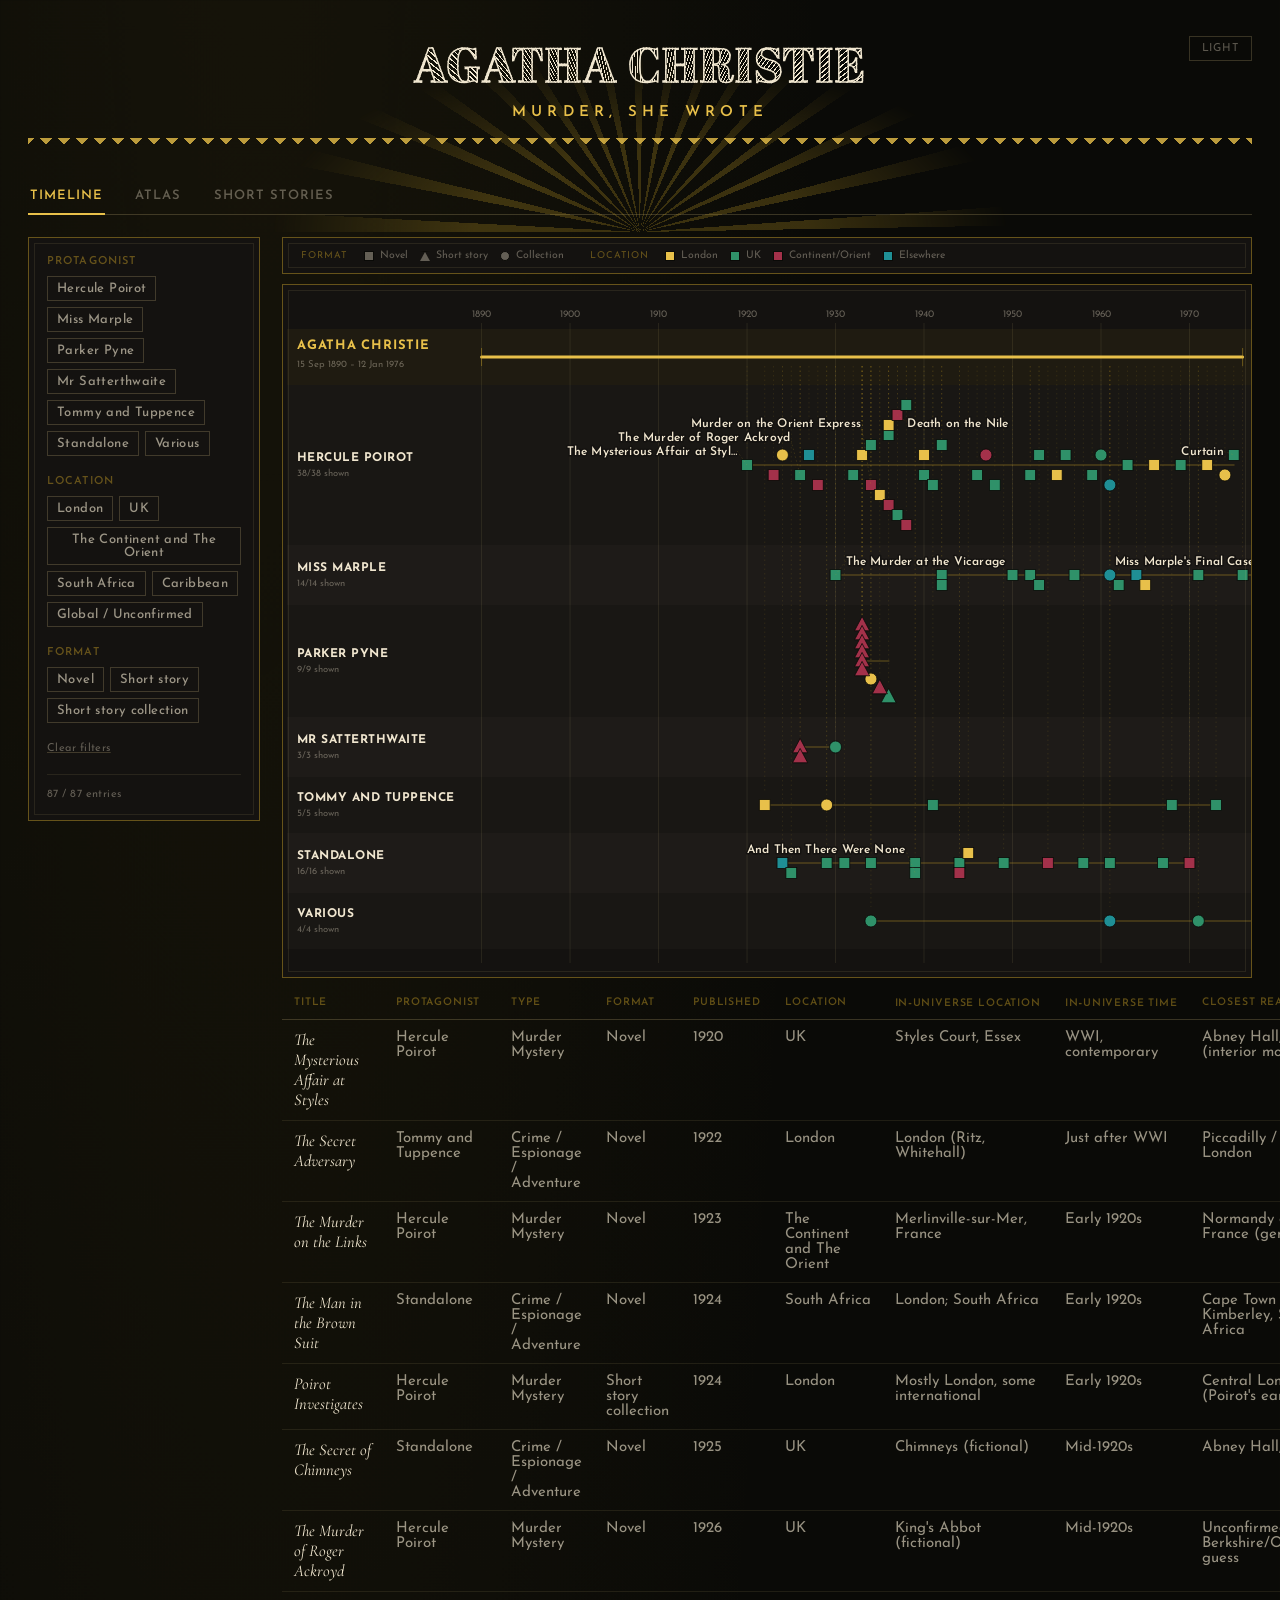
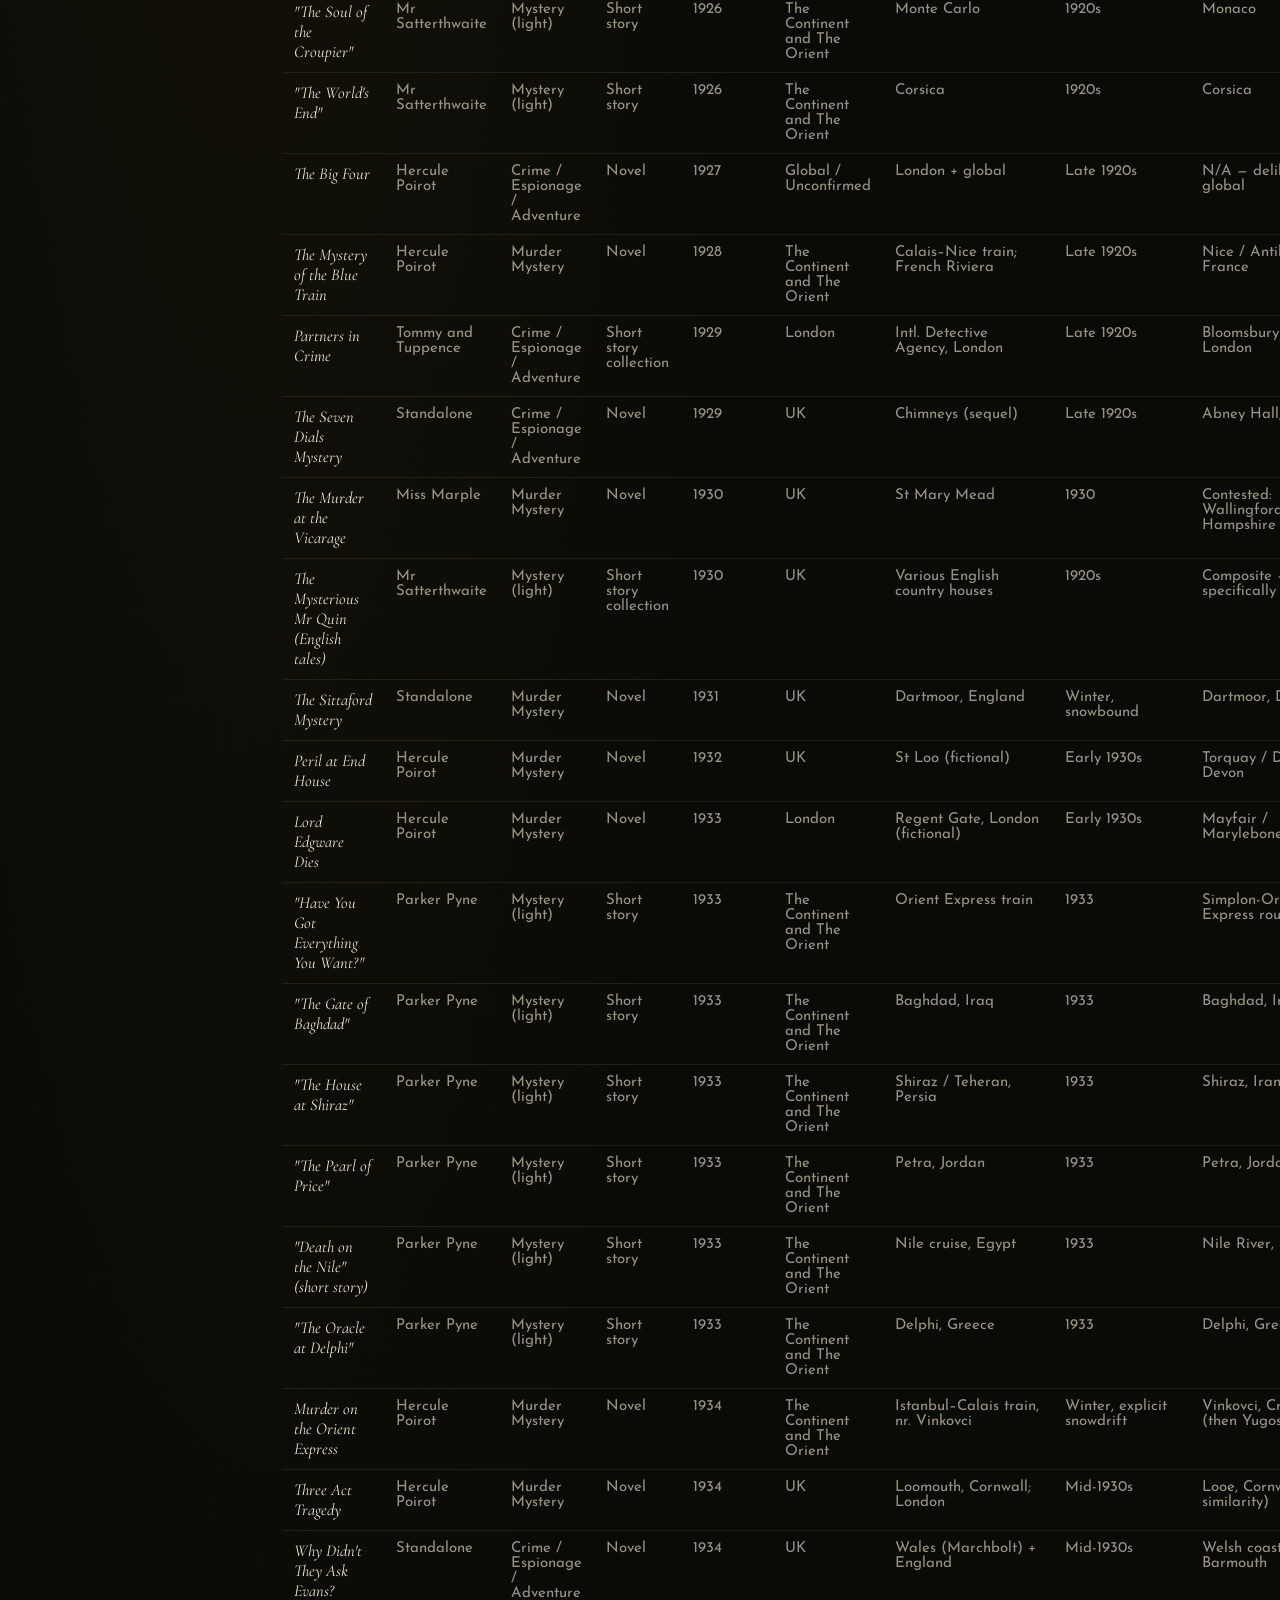
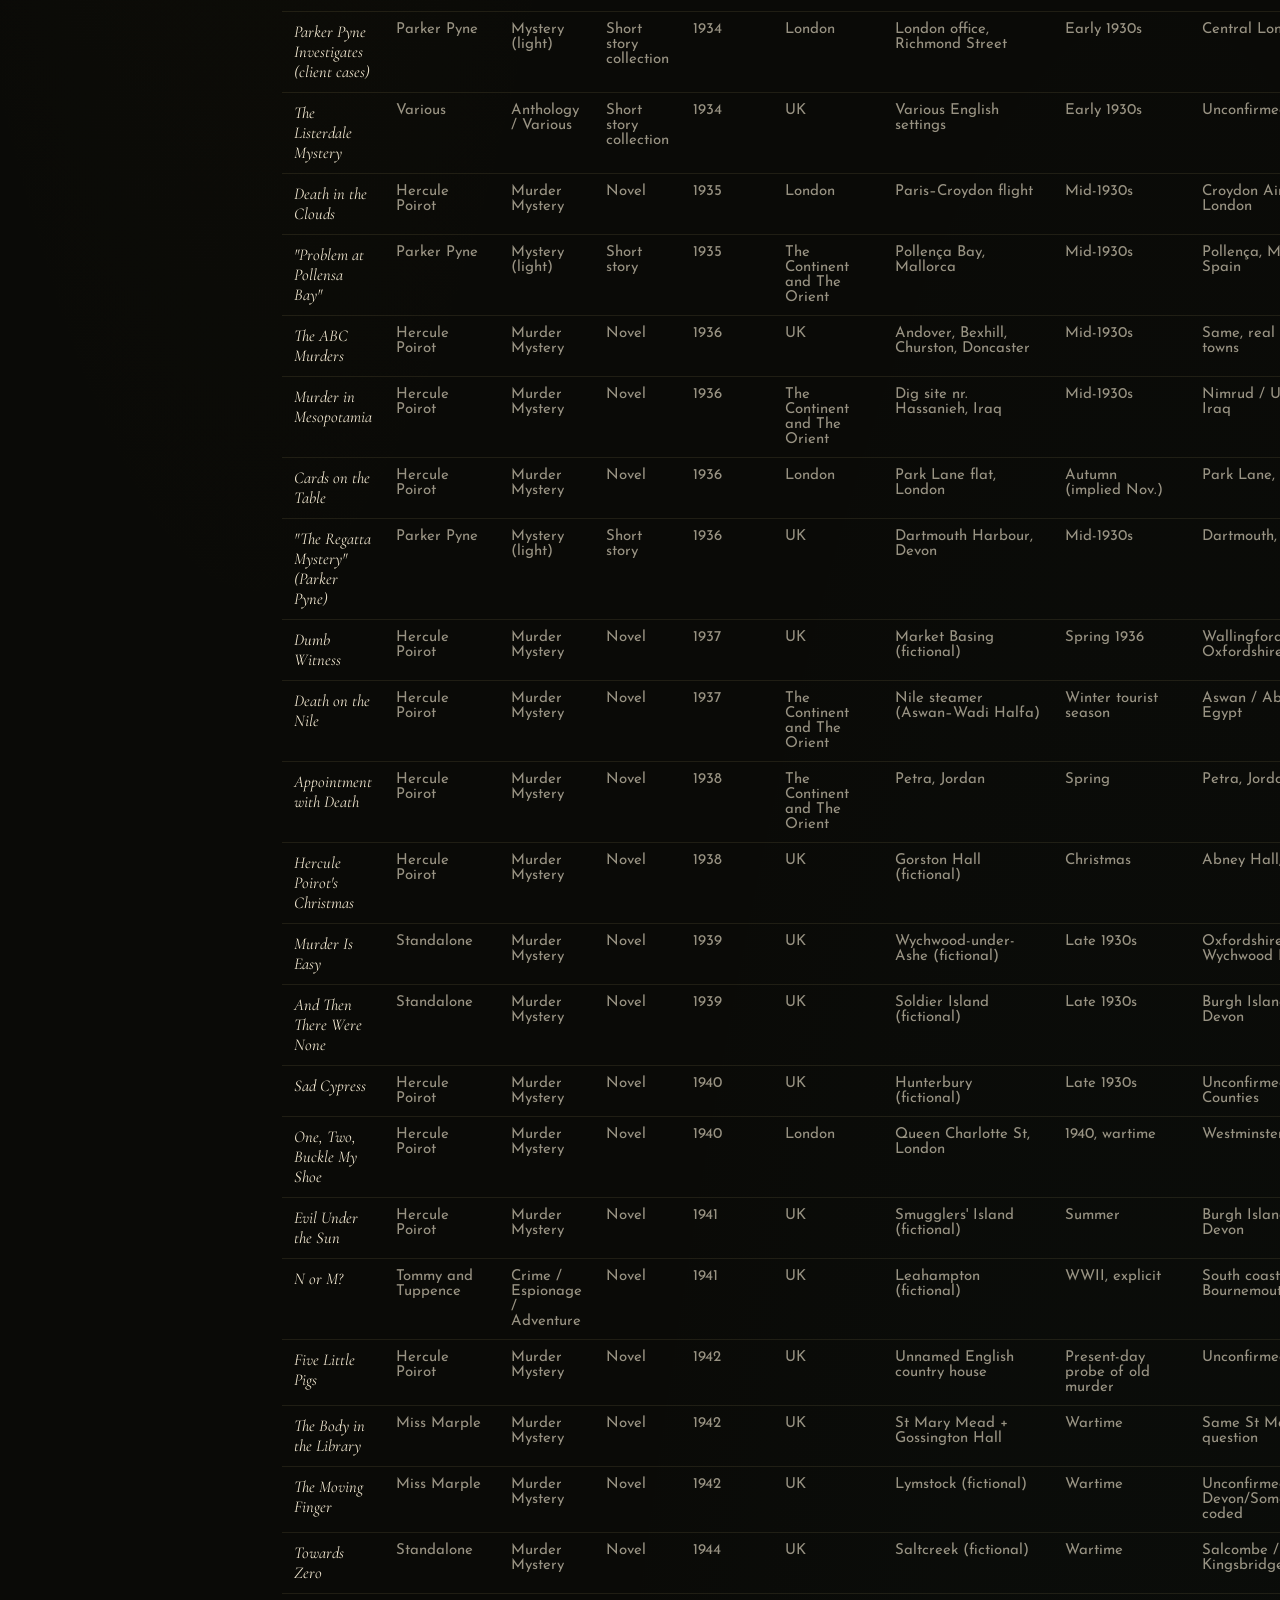
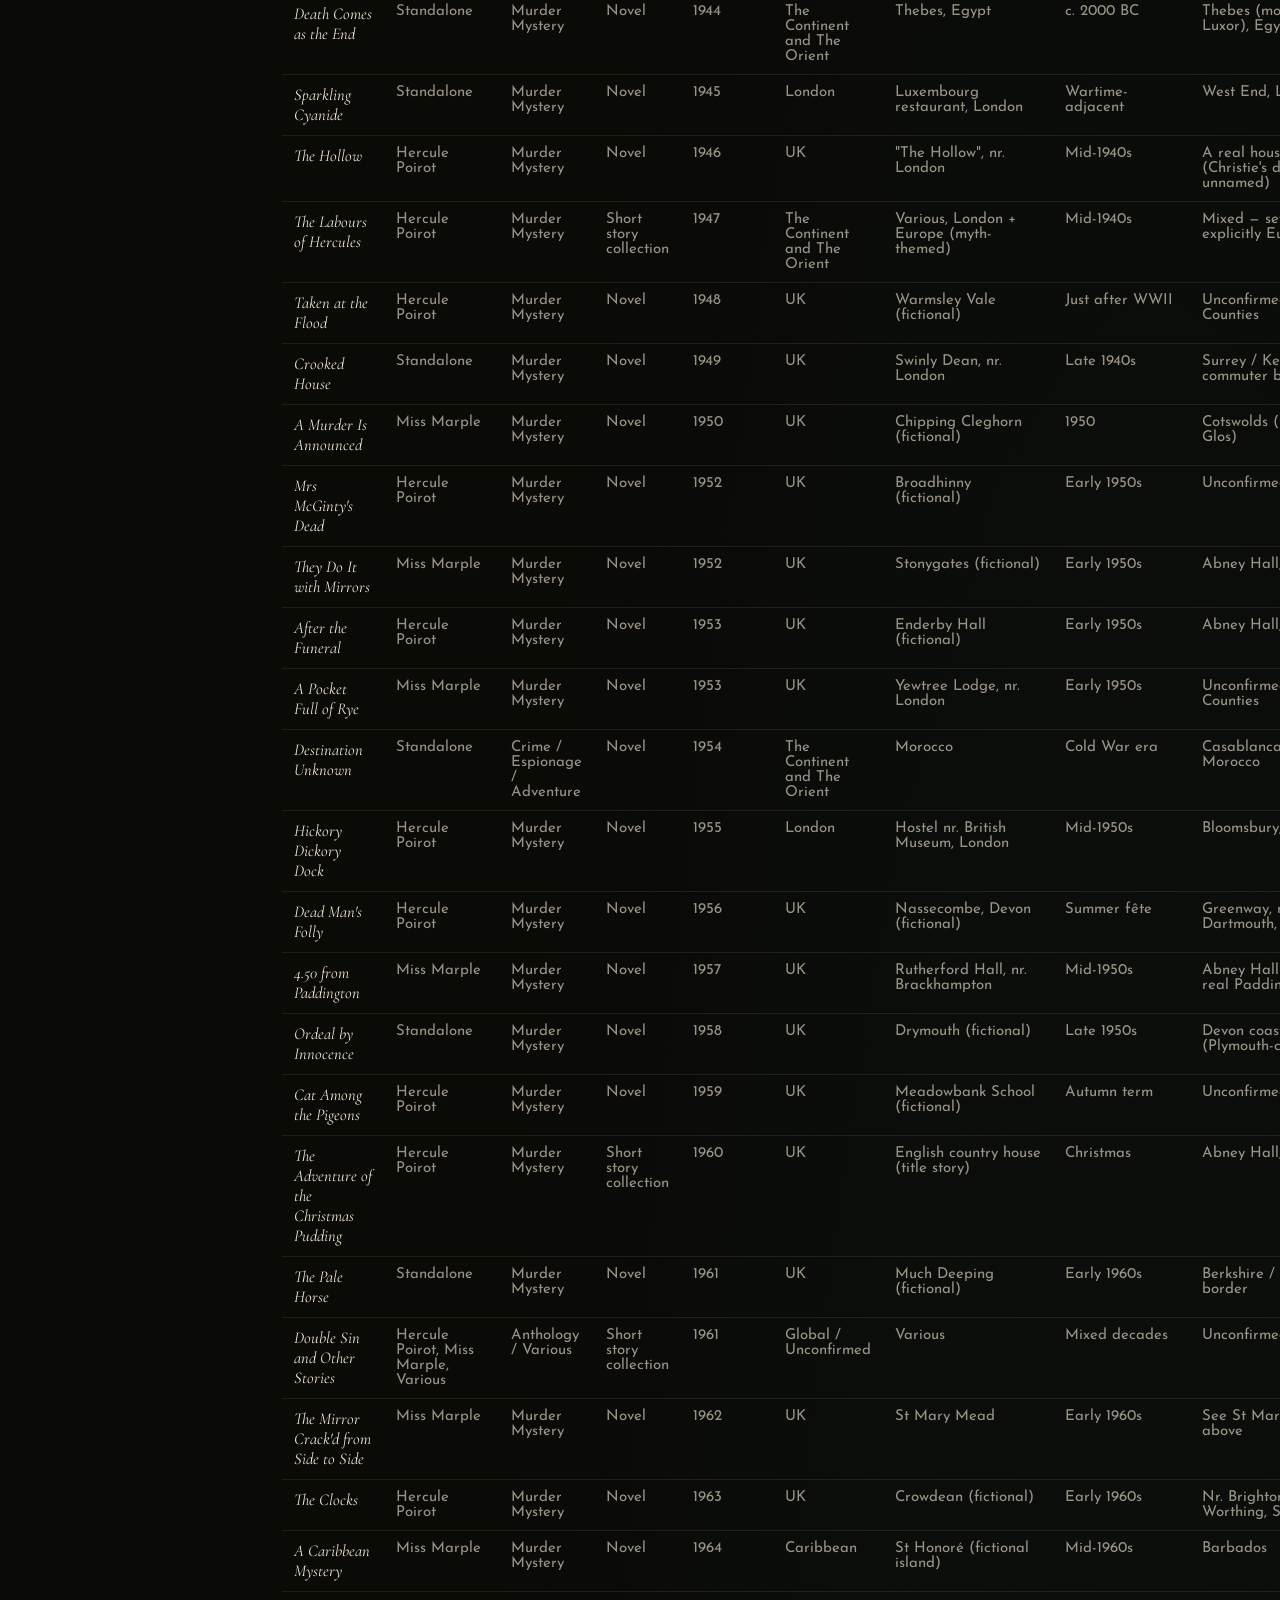
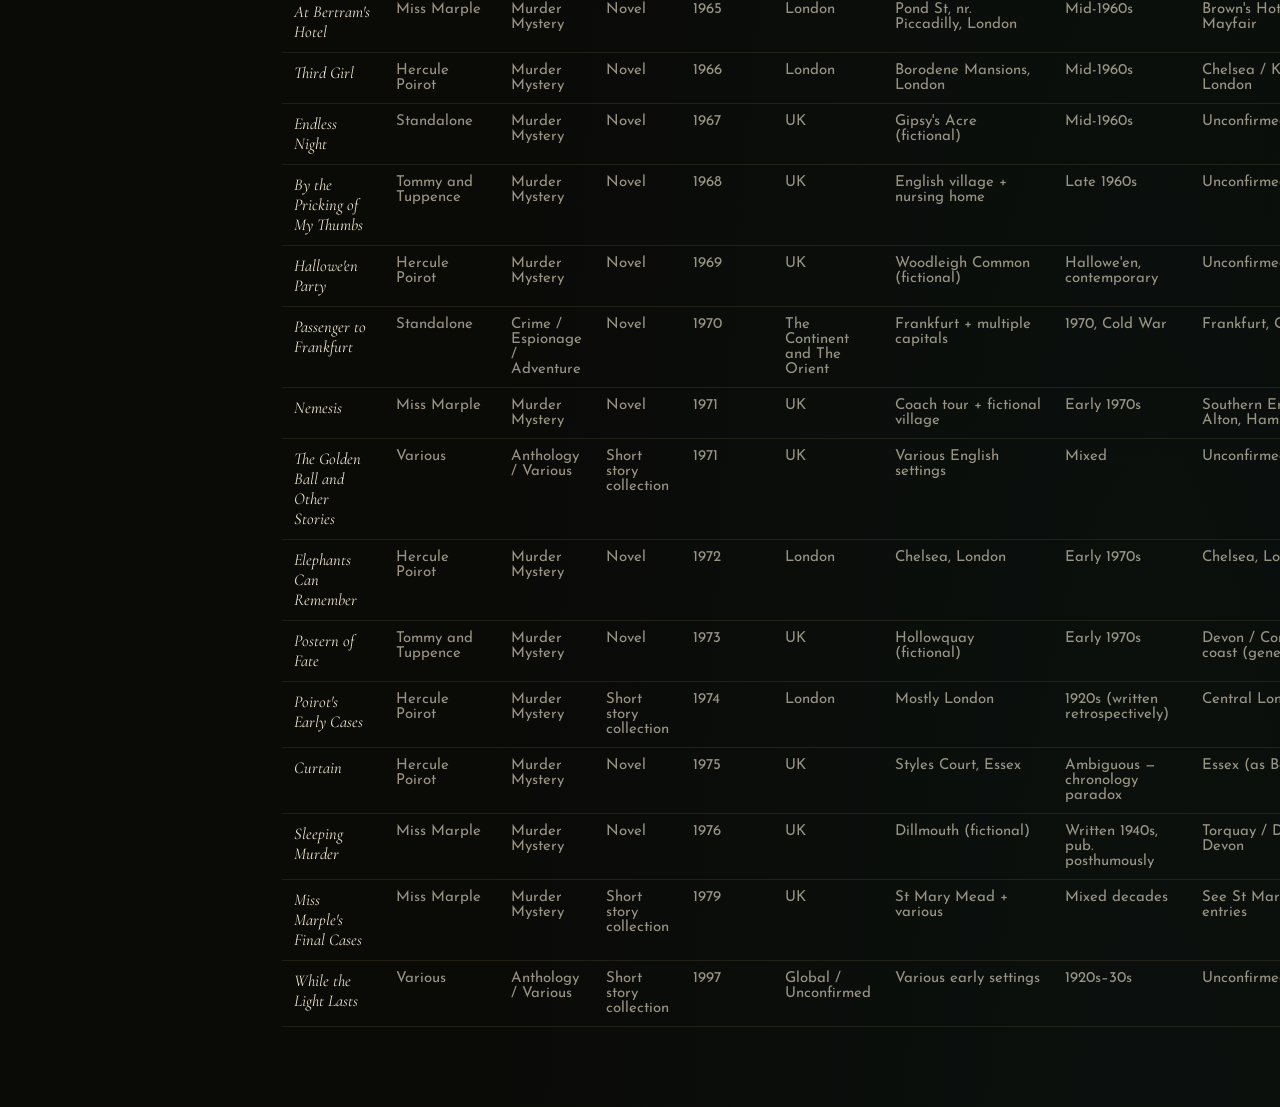
<file: projects/christie/index.html>
<!DOCTYPE html>
<html lang="en">
<head>
<meta charset="UTF-8">
<meta name="viewport" content="width=device-width, initial-scale=1.0">
<title>Agatha Christie — Murder Across Time and Space</title>
<style>
@import url('https://fonts.googleapis.com/css2?family=Abril+Fatface&family=Cormorant+Garamond:ital,wght@0,400;0,500;0,600;0,700;1,400;1,500&family=Josefin+Sans:wght@400;500;600;700&display=swap');

/* Monsante — freeware/personal-use display sans (Arterfak Project),
   self-hosted locally per its license terms; see fonts/Monsante-license.txt.
   No longer used for the masthead (its own built-in engraved detail left no
   open counter-space for the radiating hatch to read against) but kept
   loaded/available in case it's wanted elsewhere. */
@font-face{
  font-family:'Monsante';
  src:url('fonts/Monsante-Regular.otf') format('opentype');
  font-weight:400;
  font-style:normal;
  font-display:swap;
}

:root{
  --ink:#0a0a07; --panel:#141210; --panel-2:#1a1713;
  --rule: rgba(224,201,138,0.22); --rule-soft: rgba(224,201,138,0.1);
  --ivory:#f0e6cf; --ivory-dim: rgba(240,230,207,0.62); --ivory-faint: rgba(240,230,207,0.36);
  --gold:#c9a227; --gold-bright:#e8c04a; --gold-dim: rgba(201,162,39,0.45);
  --loc-london:#e8c04a; --loc-uk:#2f9169; --loc-europe:#a3314a; --loc-elsewhere:#1f8f95;
  --select-stroke:#fff;
  --frame-outer: var(--gold-dim); --frame-inner: var(--rule-soft);
  --bg-glow-1: rgba(201,162,39,0.07); --bg-glow-2: rgba(31,143,149,0.05);
}
html[data-theme="light"]{
  /* Crisp cream card-stock + true black ink, not a muted pastel — the
     point of Deco linework is hard contrast between paper, ink and gilt. */
  --ink:#f6efd9; --panel:#fffcf2; --panel-2:#efe1bd;
  --rule: rgba(20,14,6,0.42); --rule-soft: rgba(20,14,6,0.2);
  --ivory:#181209; --ivory-dim: rgba(24,18,9,0.74); --ivory-faint: rgba(24,18,9,0.48);
  --gold:#a9740a; --gold-bright:#c68a0d; --gold-dim: rgba(169,116,10,0.6);
  --loc-london:#c68a0d; --loc-uk:#0f6b45; --loc-europe:#85182f; --loc-elsewhere:#0b6870;
  --select-stroke:#181209;
  --frame-outer: rgba(20,14,6,0.6); --frame-inner: var(--gold-dim);
  --bg-glow-1: rgba(169,116,10,0.1); --bg-glow-2: rgba(11,104,112,0.07);
}
*{box-sizing:border-box;}
html,body{margin:0;padding:0;background:var(--ink);color:var(--ivory);font-family:'Cormorant Garamond',serif;}
body{background-image:
    radial-gradient(ellipse at 20% -10%, var(--bg-glow-1), transparent 40%),
    radial-gradient(ellipse at 90% 110%, var(--bg-glow-2), transparent 45%);}
.wrap{max-width:1520px;margin:0 auto;padding:36px 28px 80px;position:relative;}

.deco-frame{position:relative; border:1px solid var(--frame-outer);}
.deco-frame::before{content:""; position:absolute; inset:5px; border:1px solid var(--frame-inner); pointer-events:none;}

.masthead{position:relative; padding-bottom:16px; margin-bottom:26px; text-align:center;}
.masthead::before{
  content:""; position:absolute; left:50%; top:-34px; width:860px; height:230px; transform:translateX(-50%);
  background: repeating-conic-gradient(from -90deg at 50% 100%, var(--gold-dim) 0deg 3deg, transparent 3deg 11deg);
  -webkit-mask-image: radial-gradient(ellipse 55% 100% at 50% 100%, #000 35%, transparent 78%);
  mask-image: radial-gradient(ellipse 55% 100% at 50% 100%, #000 35%, transparent 78%);
  -webkit-mask-repeat:no-repeat; mask-repeat:no-repeat;
  opacity:0.55; pointer-events:none; z-index:0;
}
.masthead-title, .masthead-tagline, .chevron-rule{position:relative; z-index:1;}
.masthead-title{font-family:'Abril Fatface', 'Bodoni Moda', serif; font-weight:400; font-size:48px; line-height:1.15; letter-spacing:0.03em; text-transform:uppercase;
  color:transparent; -webkit-text-fill-color:transparent; -webkit-text-stroke:1.5px var(--ivory); text-stroke:1.5px var(--ivory);
  background-image:repeating-conic-gradient(from -90deg at 50% 196px, var(--ivory) 0deg 0.25deg, transparent 0.25deg 0.9deg);
  -webkit-background-clip:text; background-clip:text;}
.masthead-tagline{font-family:'Josefin Sans', sans-serif; font-weight:600; font-size:15px; letter-spacing:0.35em; text-transform:uppercase; color:var(--gold-bright); margin:14px 0 0;}
.chevron-rule{height:9px; margin-top:18px; opacity:0.8;
  background-image:
    linear-gradient(135deg, var(--gold-bright) 25%, transparent 25.5%),
    linear-gradient(225deg, var(--gold-bright) 25%, transparent 25.5%);
  background-size: 18px 9px; background-position: 0 0; background-repeat:repeat-x;}

.tab-bar{display:flex; gap:28px; margin-bottom:22px; border-bottom:1px solid var(--rule); padding-bottom:0;}
.tab-btn{font-family:'Josefin Sans', sans-serif; font-weight:600; font-size:13px; letter-spacing:0.08em; text-transform:uppercase; background:none; border:none; color:var(--ivory-faint); cursor:pointer; padding:0 2px 12px; position:relative;}
.tab-btn:hover{color:var(--ivory);}
.tab-btn.active{color:var(--gold-bright);}
.tab-btn.active::after{content:''; position:absolute; left:0; right:0; bottom:-1px; height:2px; background:var(--gold-bright);}
.tab-placeholder{font-family:'Cormorant Garamond',serif; font-style:italic; font-size:19px; color:var(--ivory-faint); padding:60px 20px; text-align:center;}

.layout{display:flex; align-items:flex-start; gap:22px;}
.sidebar{flex:0 0 232px; display:flex; flex-direction:column; gap:20px; background:var(--panel); padding:18px 18px 20px; position:sticky; top:20px;}
.content{flex:1 1 auto; min-width:0;}

.filter-label{font-family:'Josefin Sans', sans-serif; font-weight:600; font-size:11px; letter-spacing:0.1em; text-transform:uppercase; color:var(--gold-dim); display:block; margin-bottom:9px;}
.chip-row{display:flex; flex-wrap:wrap; gap:6px;}
.chip{font-family:'Josefin Sans', sans-serif; font-weight:500; font-size:13px; letter-spacing:0.03em; padding:5px 9px; border:1px solid var(--rule); color:var(--ivory-dim); cursor:pointer; background:transparent; user-select:none; transition:border-color .15s, color .15s, background .15s;}
.chip:hover{border-color:var(--gold-dim); color:var(--ivory);}
.chip.on{background:rgba(201,162,39,0.16); border-color:var(--gold); color:var(--gold-bright);}
.filter-clear{font-family:'Josefin Sans', sans-serif; font-size:11px; letter-spacing:0.04em; color:var(--ivory-faint); background:none; border:none; cursor:pointer; text-decoration:underline; text-decoration-color:var(--rule); padding:0; text-align:left;}
.filter-clear:hover{color:var(--gold-bright);}
.result-count{font-family:'Josefin Sans', sans-serif; font-size:11px; letter-spacing:0.04em; color:var(--ivory-faint); border-top:1px solid var(--rule-soft); padding-top:14px;}

.legend-strip{display:flex; flex-wrap:wrap; gap:26px; align-items:center; background:var(--panel); padding:12px 18px; margin-bottom:10px; font-family:'Josefin Sans', sans-serif; font-size:10.5px; color:var(--ivory-faint);}
.legend-title{color:var(--gold-dim); text-transform:uppercase; letter-spacing:0.1em; font-size:9.5px; margin-right:4px;}
.legend-group{display:flex; align-items:center; gap:12px; flex-wrap:wrap;}
.legend-item{display:flex; align-items:center; gap:6px;}
.legend-swatch{width:10px; height:10px; display:inline-block; background:var(--ivory-faint); border:1px solid var(--ink);}
.legend-swatch.tri{background:transparent; width:0; height:0; border-left:5.5px solid transparent; border-right:5.5px solid transparent; border-bottom:9.5px solid var(--ivory-faint);}
.legend-swatch.circ{border-radius:50%;}

.chart-wrap{background:var(--panel); padding:10px 4px 4px; margin-bottom:8px; overflow-x:auto;}
svg#timeline{display:block;}
.life-band{fill:rgba(201,162,39,0.06);}
.lane-band{fill:rgba(240,230,207,0.02);}
.lane-band.alt{fill:rgba(240,230,207,0.045);}
.lane-label{font-family:'Josefin Sans', sans-serif; font-weight:700; font-size:12px; letter-spacing:0.04em; text-transform:uppercase; fill:var(--ivory);}
.life-label{font-family:'Josefin Sans', sans-serif; font-weight:700; font-size:13px; letter-spacing:0.06em; text-transform:uppercase; fill:var(--gold-bright);}
.lane-count{font-family:'Josefin Sans', sans-serif; font-size:9.5px; fill:var(--ivory-faint);}
.life-line{stroke:var(--gold-bright); stroke-width:3; stroke-linecap:round;}
.life-tick{stroke:var(--gold-dim); stroke-width:1;}
.span-bar{stroke:var(--gold-dim); stroke-width:2; stroke-linecap:round; opacity:0.5;}
.connector{stroke:var(--gold-dim); stroke-width:0.8; stroke-dasharray:1.5 3; opacity:0.35; pointer-events:none;}
.grid-line{stroke:var(--rule-soft); stroke-width:1;}
.grid-label{font-family:'Josefin Sans', sans-serif; font-size:10px; fill:var(--ivory-faint);}
.dot-mark{cursor:pointer; stroke:var(--ink); stroke-width:0.8; transition:opacity .15s;}
.dot-mark.dim{opacity:0.15;}
.dot-mark.selected{stroke:var(--select-stroke); stroke-width:1.6;}
.dot-label{font-family:'Josefin Sans', sans-serif; font-weight:600; font-size:12px; letter-spacing:0.015em; fill:var(--ivory); paint-order:stroke; stroke:var(--panel); stroke-width:3px; stroke-linejoin:round; pointer-events:none;}
.dot-label.dim{opacity:0.15;}
.leader-line{stroke:var(--gold-dim); stroke-width:0.8; stroke-dasharray:1.5 2.5; opacity:0.5; pointer-events:none;}
.leader-line.dim{opacity:0.1;}

.theme-toggle{position:absolute; z-index:5; top:36px; right:28px; font-family:'Josefin Sans', sans-serif; font-size:11px; letter-spacing:0.08em; text-transform:uppercase; color:var(--ivory-faint); background:transparent; border:1px solid var(--rule); padding:6px 12px; cursor:pointer;}
.theme-toggle:hover{border-color:var(--gold-dim); color:var(--ivory);}

.tooltip{position:fixed; z-index:40; pointer-events:none; opacity:0; transition:opacity .1s; max-width:280px; background:var(--ink); border:1px solid var(--gold-dim); padding:10px 12px; font-size:13px; line-height:1.5; font-family:'Cormorant Garamond',serif; box-shadow:0 12px 30px rgba(0,0,0,.5);}
.tooltip b{display:block; font-style:italic; color:var(--gold-bright); margin-bottom:3px; font-size:14.5px;}
.tooltip .tt-meta{font-family:'Josefin Sans', sans-serif; font-size:10.5px; letter-spacing:0.02em; color:var(--ivory-dim);}

table{width:100%; border-collapse:collapse; font-size:15px; font-family:'Josefin Sans', sans-serif; font-weight:400;}
thead th{text-align:left; font-family:'Josefin Sans', sans-serif; font-weight:600; font-size:10.5px; letter-spacing:0.08em; text-transform:uppercase; color:var(--gold-dim); border-bottom:1px solid var(--rule); padding:10px 12px; cursor:pointer; white-space:nowrap;}
thead th:hover{color:var(--gold-bright);}
thead th.sorted::after{content:' ▾'; color:var(--gold-bright);}
tbody tr{border-bottom:1px solid var(--rule-soft); cursor:pointer; transition:background .12s;}
tbody tr:hover{background:rgba(240,230,207,0.03);}
tbody tr.selected{background:rgba(201,162,39,0.09);}
tbody td{padding:10px 12px; vertical-align:top; color:var(--ivory-dim);}
tbody td.title-cell{color:var(--ivory); font-style:italic; font-family:'Cormorant Garamond',serif; font-size:16.5px;}
tbody tr.dim{opacity:0.28;}

.triptych{display:grid; grid-template-columns:1fr 1fr 1fr; gap:1px; background:var(--rule); border:1px solid var(--rule); margin-bottom:8px;}
.triptych.focused{display:flex; align-items:stretch; gap:1px; height:520px;}
.map-panel{position:relative; background:var(--panel); aspect-ratio:1/1.02; overflow:hidden; cursor:zoom-in;}
.triptych.focused .map-panel{aspect-ratio:auto;}
.map-panel-big{flex:2.3 1 0; cursor:default;}
.map-panel-thumbs{flex:1 1 0; display:flex; flex-direction:column; gap:1px;}
.map-panel-thumbs .map-panel{flex:1 1 0; cursor:zoom-in;}
.map-panel-label{position:absolute; top:14px; left:16px; font-family:'Josefin Sans', sans-serif; font-weight:700; font-size:12px; letter-spacing:0.08em; text-transform:uppercase; color:var(--gold-bright); z-index:3;}
.map-panel-count{position:absolute; top:14px; right:16px; font-family:'Josefin Sans', sans-serif; font-size:11px; color:var(--ivory-faint); z-index:3;}
.map-panel-exit{position:absolute; top:14px; right:16px; font-family:'Josefin Sans', sans-serif; font-size:11px; color:var(--gold-dim); z-index:4; cursor:pointer; background:none; border:none; text-decoration:underline;}
.map-panel-exit:hover{color:var(--gold-bright);}
.map-panel svg{position:absolute; inset:0; width:100%; height:100%; z-index:1;}
.landmass{fill:rgba(240,230,207,0.06); stroke:var(--gold-dim); stroke-width:0.35;}
.thames{fill:none; stroke:var(--gold-bright); stroke-width:0.7; opacity:0.75;}
.map-dot{cursor:pointer; transition:opacity .18s;}
.map-shape{fill:var(--gold-bright); stroke:var(--ink); stroke-width:0.5;}
.map-dot.dim .map-shape{fill:var(--ivory-faint); opacity:0.35;}
.map-dot.selected .map-shape{fill:var(--select-stroke);}
.map-dot.pulse .map-shape{animation:map-pulse 0.9s ease-out;}
@keyframes map-pulse{0%{r:8; opacity:1;} 100%{r:2.6; opacity:1;}}
.map-tip{font-family:'Josefin Sans', sans-serif; font-size:2.4px; fill:var(--ivory-dim); pointer-events:none;}
.map-dot.dim .map-tip{opacity:0.3;}
.map-ref{pointer-events:none;}
.map-ref-mark{stroke:var(--gold-dim); stroke-width:0.4; opacity:0.65;}
.map-ref-label{font-family:'Josefin Sans', sans-serif; fill:var(--ivory-faint); text-transform:uppercase; letter-spacing:0.05em; opacity:0.75;}
.map-crop-hint{fill:none; stroke:var(--gold-dim); stroke-width:0.4; stroke-dasharray:1.2,1; opacity:0.5;}
.map-off-crop{position:absolute; left:16px; right:16px; bottom:10px; font-family:'Josefin Sans', sans-serif; font-size:10.5px; line-height:1.5; color:var(--ivory-faint); z-index:3;}
.map-off-crop b{color:var(--gold-dim); font-weight:600; cursor:pointer;}
.map-off-crop b:hover{color:var(--gold-bright);}

.elsewhere-strip{font-family:'Josefin Sans', sans-serif; font-size:11.5px; color:var(--ivory-faint); background:var(--panel); padding:12px 18px; margin-bottom:10px;}
.elsewhere-strip strong{color:var(--gold-dim); text-transform:uppercase; letter-spacing:0.08em; font-size:10px;}
.map-hint{font-family:'Josefin Sans', sans-serif; font-size:11px; color:var(--ivory-faint); margin:0 0 16px; line-height:1.6;}
.region-note{font-size:11px; color:var(--ivory-faint); font-style:normal;}

[hidden]{display:none !important;}
@media (max-width:900px){
  .layout{flex-direction:column;} .sidebar{flex:1 1 auto; position:static; width:100%;}
  .triptych{grid-template-columns:1fr;}
  .triptych.focused{flex-direction:column; height:auto;}
  .map-panel-thumbs{flex-direction:row;}
  .map-panel-thumbs .map-panel{aspect-ratio:1/1;}
}
</style>
</head>
<body>
<div class="wrap">
  <button class="theme-toggle" id="themeToggle">Light</button>
  <div class="masthead">
    <div class="masthead-title">Agatha Christie</div>
    <div class="masthead-tagline">Murder, She Wrote</div>
    <div class="chevron-rule"></div>
  </div>

  <div class="tab-bar" id="tabBar">
    <button class="tab-btn active" data-tab="timeline">Timeline</button>
    <button class="tab-btn" data-tab="atlas">Atlas</button>
    <button class="tab-btn" data-tab="shortstories">Short Stories</button>
  </div>

  <div id="tab-timeline">
    <div class="layout">
      <aside class="sidebar deco-frame" id="sidebar"></aside>
      <div class="content">
        <div class="legend-strip deco-frame" id="legend"></div>
        <div class="chart-wrap deco-frame"><svg id="timeline"></svg></div>
        <div id="tooltip" class="tooltip"></div>

        <table id="tl-table">
          <thead>
            <tr>
              <th data-key="title">Title</th>
              <th data-key="protagonist">Protagonist</th>
              <th data-key="type">Type</th>
              <th data-key="format">Format</th>
              <th data-key="year">Published</th>
              <th data-key="region">Location</th>
              <th data-key="loc">In‑universe location</th>
              <th data-key="time">In‑universe time</th>
              <th data-key="realWorld">Closest real place</th>
              <th data-key="coll">First collected in</th>
            </tr>
          </thead>
          <tbody id="tl-tbody"></tbody>
        </table>
      </div>
    </div>
  </div>

  <div id="tab-atlas" hidden>
    <div class="layout">
      <aside class="sidebar deco-frame" id="atlasSidebar"></aside>
      <div class="content">
        <div class="legend-strip deco-frame" id="atlasLegend"></div>
        <div class="triptych" id="triptych"></div>
        <div id="atlasTooltip" class="tooltip"></div>
        <div class="elsewhere-strip" id="elsewhereStrip"></div>
        <p class="map-hint">Click open water on a panel to zoom in — click a thumbnail to switch focus. All three panels are drawn from real geographic data at true relative scale — high-resolution coastlines for UK and The Continent and The Orient, Greater London's actual boundary and the Thames' real course for London — with every location re-projected from its actual latitude/longitude. Marker shape = format (as in the legend above).</p>

        <table id="atlas-table">
          <thead>
            <tr>
              <th data-key="title">Title</th>
              <th data-key="protagonist">Protagonist</th>
              <th data-key="type">Type</th>
              <th data-key="format">Format</th>
              <th data-key="year">Published</th>
              <th data-key="loc">In‑universe location</th>
              <th data-key="time">In‑universe time</th>
              <th data-key="realWorld">Closest real place</th>
            </tr>
          </thead>
          <tbody id="atlas-tbody"></tbody>
        </table>
      </div>
    </div>
  </div>

  <div id="tab-shortstories" hidden>
    <table id="ss-table">
      <thead>
        <tr>
          <th data-key="title">Title</th>
          <th data-key="protagonist">Protagonist</th>
          <th data-key="year">Year</th>
          <th data-key="firstColl">First collected in</th>
          <th data-key="otherColl">Other collections</th>
        </tr>
      </thead>
      <tbody id="ss-tbody"></tbody>
    </table>
  </div>
</div>

<script>
/* =====================================================================
   DATA
   panel: london | uk | europe | elsewhere  → marker COLOUR (broad, 4-way);
          also which Atlas-tab triptych panel a dot is drawn on
   region: London | UK | The Continent and The Orient | South Africa | Caribbean |
           Global / Unconfirmed  → LOCATION FILTER (Elsewhere expanded, rest broad)
   f: Novel | Short story | Short story collection → marker SHAPE
   cx/cy: Atlas-tab map coordinates for uk/europe/london entries — real
          lat/long re-projected (equirectangular + cos(lat) correction),
          ported from christie-atlas-v3.html. Absent on "elsewhere" rows,
          which have no basemap to place them on.
   ===================================================================== */
const DATA = [
{t:"The Mysterious Affair at Styles", p:["Hercule Poirot"], ty:"Murder Mystery", f:"Novel", yr:1920, loc:"Styles Court, Essex", time:"WWI, contemporary", panel:"uk", region:"UK", cx:65.71, cy:72.69, rw:"Abney Hall, Cheshire (interior model)"},
{t:"The Murder on the Links", p:["Hercule Poirot"], ty:"Murder Mystery", f:"Novel", yr:1923, loc:"Merlinville-sur-Mer, France", time:"Early 1920s", panel:"europe", region:"The Continent and The Orient", cx:24.34, cy:10.96, rw:"Normandy coast, France (generic)"},
{t:"The Murder of Roger Ackroyd", p:["Hercule Poirot"], ty:"Murder Mystery", f:"Novel", yr:1926, loc:"King's Abbot (fictional)", time:"Mid-1920s", panel:"uk", region:"UK", cx:73.71, cy:95.58, rw:"Unconfirmed, Berkshire/Oxfordshire guess"},
{t:"The Big Four", p:["Hercule Poirot"], ty:"Crime / Espionage / Adventure", f:"Novel", yr:1927, loc:"London + global", time:"Late 1920s", panel:"elsewhere", region:"Global / Unconfirmed", rw:"N/A — deliberately global"},
{t:"The Mystery of the Blue Train", p:["Hercule Poirot"], ty:"Murder Mystery", f:"Novel", yr:1928, loc:"Calais–Nice train; French Riviera", time:"Late 1920s", panel:"europe", region:"The Continent and The Orient", cx:32.34, cy:18.82, rw:"Nice / Antibes, France"},
{t:"Peril at End House", p:["Hercule Poirot"], ty:"Murder Mystery", f:"Novel", yr:1932, loc:"St Loo (fictional)", time:"Early 1930s", panel:"uk", region:"UK", cx:56.04, cy:109.17, rw:"Torquay / Dartmouth, Devon"},
{t:"Lord Edgware Dies", p:["Hercule Poirot"], ty:"Murder Mystery", f:"Novel", yr:1933, loc:"Regent Gate, London (fictional)", time:"Early 1930s", panel:"london", region:"London", cx:41.46, cy:33.46, rw:"Mayfair / Marylebone, London"},
{t:"Murder on the Orient Express", p:["Hercule Poirot"], ty:"Murder Mystery", f:"Novel", yr:1934, loc:"Istanbul–Calais train, nr. Vinkovci", time:"Winter, explicit snowdrift", panel:"europe", region:"The Continent and The Orient", cx:45.17, cy:16.62, rw:"Vinkovci, Croatia (then Yugoslavia)"},
{t:"Three Act Tragedy", p:["Hercule Poirot"], ty:"Murder Mystery", f:"Novel", yr:1934, loc:"Loomouth, Cornwall; London", time:"Mid-1930s", panel:"uk", region:"UK", cx:49.27, cy:110.55, rw:"Looe, Cornwall (name similarity)"},
{t:"Death in the Clouds", p:["Hercule Poirot"], ty:"Murder Mystery", f:"Novel", yr:1935, loc:"Paris–Croydon flight", time:"Mid-1930s", panel:"london", region:"London", cx:45.94, cy:58.86, rw:"Croydon Airport, London"},
{t:"The ABC Murders", p:["Hercule Poirot"], ty:"Murder Mystery", f:"Novel", yr:1936, loc:"Andover, Bexhill, Churston, Doncaster", time:"Mid-1930s", panel:"uk", region:"UK", cx:70.89, cy:99.83, rw:"Same, real named towns"},
{t:"Murder in Mesopotamia", p:["Hercule Poirot"], ty:"Murder Mystery", f:"Novel", yr:1936, loc:"Dig site nr. Hassanieh, Iraq", time:"Mid-1930s", panel:"europe", region:"The Continent and The Orient", cx:72.42, cy:29, rw:"Nimrud / Ur region, Iraq"},
{t:"Cards on the Table", p:["Hercule Poirot"], ty:"Murder Mystery", f:"Novel", yr:1936, loc:"Park Lane flat, London", time:"Autumn (implied Nov.)", panel:"london", region:"London", cx:41.98, cy:34.5, rw:"Park Lane, Mayfair"},
{t:"Dumb Witness", p:["Hercule Poirot"], ty:"Murder Mystery", f:"Novel", yr:1937, loc:"Market Basing (fictional)", time:"Spring 1936", panel:"uk", region:"UK", cx:73.53, cy:94.97, rw:"Wallingford, Oxfordshire"},
{t:"Death on the Nile", p:["Hercule Poirot"], ty:"Murder Mystery", f:"Novel", yr:1937, loc:"Nile steamer (Aswan–Wadi Halfa)", time:"Winter tourist season", panel:"europe", region:"The Continent and The Orient", cx:60.83, cy:46.14, rw:"Aswan / Abu Simbel, Egypt"},
{t:"Appointment with Death", p:["Hercule Poirot"], ty:"Murder Mystery", f:"Novel", yr:1938, loc:"Petra, Jordan", time:"Spring", panel:"europe", region:"The Continent and The Orient", cx:63.66, cy:37.45, rw:"Petra, Jordan"},
{t:"Hercule Poirot's Christmas", p:["Hercule Poirot"], ty:"Murder Mystery", f:"Novel", yr:1938, loc:"Gorston Hall (fictional)", time:"Christmas", panel:"uk", region:"UK", cx:65.71, cy:72.69, rw:"Abney Hall, Cheshire"},
{t:"Sad Cypress", p:["Hercule Poirot"], ty:"Murder Mystery", f:"Novel", yr:1940, loc:"Hunterbury (fictional)", time:"Late 1930s", panel:"uk", region:"UK", cx:79.28, cy:93.06, rw:"Unconfirmed, Home Counties"},
{t:"One, Two, Buckle My Shoe", p:["Hercule Poirot"], ty:"Murder Mystery", f:"Novel", yr:1940, loc:"Queen Charlotte St, London", time:"1940, wartime", panel:"london", region:"London", cx:43.86, cy:35.84, rw:"Westminster, London"},
{t:"Evil Under the Sun", p:["Hercule Poirot"], ty:"Murder Mystery", f:"Novel", yr:1941, loc:"Smugglers' Island (fictional)", time:"Summer", panel:"uk", region:"UK", cx:53.33, cy:111.43, rw:"Burgh Island, South Devon"},
{t:"Five Little Pigs", p:["Hercule Poirot"], ty:"Murder Mystery", f:"Novel", yr:1942, loc:"Unnamed English country house", time:"Present-day probe of old murder", panel:"uk", region:"UK", cx:64.6, cy:101.82, rw:"Unconfirmed"},
{t:"The Hollow", p:["Hercule Poirot"], ty:"Murder Mystery", f:"Novel", yr:1946, loc:"\"The Hollow\", nr. London", time:"Mid-1940s", panel:"uk", region:"UK", cx:77.72, cy:97.45, rw:"A real house w/ pool (Christie's dedication; unnamed)"},
{t:"Taken at the Flood", p:["Hercule Poirot"], ty:"Murder Mystery", f:"Novel", yr:1948, loc:"Warmsley Vale (fictional)", time:"Just after WWII", panel:"uk", region:"UK", cx:77.58, cy:99.5, rw:"Unconfirmed, Home Counties"},
{t:"Mrs McGinty's Dead", p:["Hercule Poirot"], ty:"Murder Mystery", f:"Novel", yr:1952, loc:"Broadhinny (fictional)", time:"Early 1950s", panel:"uk", region:"UK", cx:68.25, cy:97.45, rw:"Unconfirmed"},
{t:"After the Funeral", p:["Hercule Poirot"], ty:"Murder Mystery", f:"Novel", yr:1953, loc:"Enderby Hall (fictional)", time:"Early 1950s", panel:"uk", region:"UK", cx:65.71, cy:72.69, rw:"Abney Hall, Cheshire"},
{t:"Hickory Dickory Dock", p:["Hercule Poirot"], ty:"Murder Mystery", f:"Novel", yr:1955, loc:"Hostel nr. British Museum, London", time:"Mid-1950s", panel:"london", region:"London", cx:44.77, cy:32.48, rw:"Bloomsbury, London"},
{t:"Dead Man's Folly", p:["Hercule Poirot"], ty:"Murder Mystery", f:"Novel", yr:1956, loc:"Nassecombe, Devon (fictional)", time:"Summer fête", panel:"uk", region:"UK", cx:55.65, cy:110.18, rw:"Greenway, nr. Dartmouth, Devon"},
{t:"Cat Among the Pigeons", p:["Hercule Poirot"], ty:"Murder Mystery", f:"Novel", yr:1959, loc:"Meadowbank School (fictional)", time:"Autumn term", panel:"uk", region:"UK", cx:72.62, cy:93.08, rw:"Unconfirmed"},
{t:"The Clocks", p:["Hercule Poirot"], ty:"Murder Mystery", f:"Novel", yr:1963, loc:"Crowdean (fictional)", time:"Early 1960s", panel:"uk", region:"UK", cx:79.02, cy:104.72, rw:"Nr. Brighton / Worthing, Sussex"},
{t:"Third Girl", p:["Hercule Poirot"], ty:"Murder Mystery", f:"Novel", yr:1966, loc:"Borodene Mansions, London", time:"Mid-1960s", panel:"london", region:"London", cx:40.4, cy:37.86, rw:"Chelsea / Kensington, London"},
{t:"Hallowe'en Party", p:["Hercule Poirot"], ty:"Murder Mystery", f:"Novel", yr:1969, loc:"Woodleigh Common (fictional)", time:"Hallowe'en, contemporary", panel:"uk", region:"UK", cx:77.72, cy:103.07, rw:"Unconfirmed"},
{t:"Elephants Can Remember", p:["Hercule Poirot"], ty:"Murder Mystery", f:"Novel", yr:1972, loc:"Chelsea, London", time:"Early 1970s", panel:"london", region:"London", cx:40.4, cy:37.86, rw:"Chelsea, London"},
{t:"Curtain", p:["Hercule Poirot"], ty:"Murder Mystery", f:"Novel", yr:1975, loc:"Styles Court, Essex", time:"Ambiguous — chronology paradox", panel:"uk", region:"UK", cx:65.71, cy:72.69, rw:"Essex (as Book 1)"},
{t:"The Murder at the Vicarage", p:["Miss Marple"], ty:"Murder Mystery", f:"Novel", yr:1930, loc:"St Mary Mead", time:"1930", panel:"uk", region:"UK", cx:73.53, cy:94.97, rw:"Contested: Wallingford, Oxon / Hampshire"},
{t:"The Body in the Library", p:["Miss Marple"], ty:"Murder Mystery", f:"Novel", yr:1942, loc:"St Mary Mead + Gossington Hall", time:"Wartime", panel:"uk", region:"UK", cx:73.53, cy:94.97, rw:"Same St Mary Mead question"},
{t:"The Moving Finger", p:["Miss Marple"], ty:"Murder Mystery", f:"Novel", yr:1942, loc:"Lymstock (fictional)", time:"Wartime", panel:"uk", region:"UK", cx:57.68, cy:103.7, rw:"Unconfirmed, Devon/Somerset-coded"},
{t:"A Murder Is Announced", p:["Miss Marple"], ty:"Murder Mystery", f:"Novel", yr:1950, loc:"Chipping Cleghorn (fictional)", time:"1950", panel:"uk", region:"UK", cx:69.85, cy:92.33, rw:"Cotswolds (Oxon / Glos)"},
{t:"They Do It with Mirrors", p:["Miss Marple"], ty:"Murder Mystery", f:"Novel", yr:1952, loc:"Stonygates (fictional)", time:"Early 1950s", panel:"uk", region:"UK", cx:65.71, cy:72.69, rw:"Abney Hall, Cheshire"},
{t:"A Pocket Full of Rye", p:["Miss Marple"], ty:"Murder Mystery", f:"Novel", yr:1953, loc:"Yewtree Lodge, nr. London", time:"Early 1950s", panel:"uk", region:"UK", cx:80.24, cy:99.48, rw:"Unconfirmed, Home Counties"},
{t:"4.50 from Paddington", p:["Miss Marple"], ty:"Murder Mystery", f:"Novel", yr:1957, loc:"Rutherford Hall, nr. Brackhampton", time:"Mid-1950s", panel:"uk", region:"UK", cx:65.71, cy:72.69, rw:"Abney Hall (house) + real Paddington line"},
{t:"The Mirror Crack'd from Side to Side", p:["Miss Marple"], ty:"Murder Mystery", f:"Novel", yr:1962, loc:"St Mary Mead", time:"Early 1960s", panel:"uk", region:"UK", cx:73.53, cy:94.97, rw:"See St Mary Mead above"},
{t:"A Caribbean Mystery", p:["Miss Marple"], ty:"Murder Mystery", f:"Novel", yr:1964, loc:"St Honoré (fictional island)", time:"Mid-1960s", panel:"elsewhere", region:"Caribbean", rw:"Barbados"},
{t:"At Bertram's Hotel", p:["Miss Marple"], ty:"Murder Mystery", f:"Novel", yr:1965, loc:"Pond St, nr. Piccadilly, London", time:"Mid-1960s", panel:"london", region:"London", cx:42.94, cy:34.24, rw:"Brown's Hotel, Mayfair"},
{t:"Nemesis", p:["Miss Marple"], ty:"Murder Mystery", f:"Novel", yr:1971, loc:"Coach tour + fictional village", time:"Early 1970s", panel:"uk", region:"UK", cx:74.61, cy:100.65, rw:"Southern England, nr. Alton, Hampshire"},
{t:"Sleeping Murder", p:["Miss Marple"], ty:"Murder Mystery", f:"Novel", yr:1976, loc:"Dillmouth (fictional)", time:"Written 1940s, pub. posthumously", panel:"uk", region:"UK", cx:56.45, cy:107.68, rw:"Torquay / Dawlish, Devon"},
{t:"The Sittaford Mystery", p:["Standalone"], ty:"Murder Mystery", f:"Novel", yr:1931, loc:"Dartmoor, England", time:"Winter, snowbound", panel:"uk", region:"UK", cx:53.19, cy:107.59, rw:"Dartmoor, Devon"},
{t:"Why Didn't They Ask Evans?", p:["Standalone"], ty:"Crime / Espionage / Adventure", f:"Novel", yr:1934, loc:"Wales (Marchbolt) + England", time:"Mid-1930s", panel:"uk", region:"UK", cx:52.19, cy:80.98, rw:"Welsh coast, poss. nr. Barmouth"},
{t:"Murder Is Easy", p:["Standalone"], ty:"Murder Mystery", f:"Novel", yr:1939, loc:"Wychwood-under-Ashe (fictional)", time:"Late 1930s", panel:"uk", region:"UK", cx:70.58, cy:92.08, rw:"Oxfordshire (real Wychwood Forest)"},
{t:"And Then There Were None", p:["Standalone"], ty:"Murder Mystery", f:"Novel", yr:1939, loc:"Soldier Island (fictional)", time:"Late 1930s", panel:"uk", region:"UK", cx:53.33, cy:111.43, rw:"Burgh Island, South Devon"},
{t:"Towards Zero", p:["Standalone"], ty:"Murder Mystery", f:"Novel", yr:1944, loc:"Saltcreek (fictional)", time:"Wartime", panel:"uk", region:"UK", cx:54.23, cy:111.95, rw:"Salcombe / Kingsbridge, Devon"},
{t:"Death Comes as the End", p:["Standalone"], ty:"Murder Mystery", f:"Novel", yr:1944, loc:"Thebes, Egypt", time:"c. 2000 BC", panel:"europe", region:"The Continent and The Orient", cx:60.54, cy:43.91, rw:"Thebes (modern Luxor), Egypt"},
{t:"Sparkling Cyanide", p:["Standalone"], ty:"Murder Mystery", f:"Novel", yr:1945, loc:"Luxembourg restaurant, London", time:"Wartime-adjacent", panel:"london", region:"London", cx:44.46, cy:33.65, rw:"West End, London"},
{t:"Crooked House", p:["Standalone"], ty:"Murder Mystery", f:"Novel", yr:1949, loc:"Swinly Dean, nr. London", time:"Late 1940s", panel:"uk", region:"UK", cx:83.1, cy:98.98, rw:"Surrey / Kent commuter belt"},
{t:"Ordeal by Innocence", p:["Standalone"], ty:"Murder Mystery", f:"Novel", yr:1958, loc:"Drymouth (fictional)", time:"Late 1950s", panel:"uk", region:"UK", cx:51.54, cy:110.25, rw:"Devon coast (Plymouth-coded)"},
{t:"The Pale Horse", p:["Standalone"], ty:"Murder Mystery", f:"Novel", yr:1961, loc:"Much Deeping (fictional)", time:"Early 1960s", panel:"uk", region:"UK", cx:76.71, cy:97.92, rw:"Berkshire / Surrey border"},
{t:"Endless Night", p:["Standalone"], ty:"Murder Mystery", f:"Novel", yr:1967, loc:"Gipsy's Acre (fictional)", time:"Mid-1960s", panel:"uk", region:"UK", cx:63.15, cy:95.58, rw:"Unconfirmed"},
{t:"The Secret Adversary", p:["Tommy and Tuppence"], ty:"Crime / Espionage / Adventure", f:"Novel", yr:1922, loc:"London (Ritz, Whitehall)", time:"Just after WWI", panel:"london", region:"London", cx:44.69, cy:34.5, rw:"Piccadilly / Whitehall, London"},
{t:"Partners in Crime", p:["Tommy and Tuppence"], ty:"Crime / Espionage / Adventure", f:"Short story collection", yr:1929, loc:"Intl. Detective Agency, London", time:"Late 1920s", panel:"london", region:"London", cx:44.88, cy:32.04, rw:"Bloomsbury / central London"},
{t:"N or M?", p:["Tommy and Tuppence"], ty:"Crime / Espionage / Adventure", f:"Novel", yr:1941, loc:"Leahampton (fictional)", time:"WWII, explicit", panel:"uk", region:"UK", cx:68.02, cy:105.96, rw:"South coast, poss. Bournemouth"},
{t:"By the Pricking of My Thumbs", p:["Tommy and Tuppence"], ty:"Murder Mystery", f:"Novel", yr:1968, loc:"English village + nursing home", time:"Late 1960s", panel:"uk", region:"UK", cx:75.17, cy:89.34, rw:"Unconfirmed"},
{t:"Postern of Fate", p:["Tommy and Tuppence"], ty:"Murder Mystery", f:"Novel", yr:1973, loc:"Hollowquay (fictional)", time:"Early 1970s", panel:"uk", region:"UK", cx:50.03, cy:109.94, rw:"Devon / Cornwall coast (generic)"},
{t:"The Man in the Brown Suit", p:["Standalone"], ty:"Crime / Espionage / Adventure", f:"Novel", yr:1924, loc:"London; South Africa", time:"Early 1920s", panel:"elsewhere", region:"South Africa", rw:"Cape Town / Kimberley, South Africa"},
{t:"The Secret of Chimneys", p:["Standalone"], ty:"Crime / Espionage / Adventure", f:"Novel", yr:1925, loc:"Chimneys (fictional)", time:"Mid-1920s", panel:"uk", region:"UK", cx:65.71, cy:72.69, rw:"Abney Hall, Cheshire"},
{t:"The Seven Dials Mystery", p:["Standalone"], ty:"Crime / Espionage / Adventure", f:"Novel", yr:1929, loc:"Chimneys (sequel)", time:"Late 1920s", panel:"uk", region:"UK", cx:65.71, cy:72.69, rw:"Abney Hall, Cheshire"},
{t:"Destination Unknown", p:["Standalone"], ty:"Crime / Espionage / Adventure", f:"Novel", yr:1954, loc:"Morocco", time:"Cold War era", panel:"europe", region:"The Continent and The Orient", cx:15.83, cy:32.93, rw:"Casablanca / Fez, Morocco"},
{t:"Passenger to Frankfurt", p:["Standalone"], ty:"Crime / Espionage / Adventure", f:"Novel", yr:1970, loc:"Frankfurt + multiple capitals", time:"1970, Cold War", panel:"europe", region:"The Continent and The Orient", cx:33.92, cy:9.91, rw:"Frankfurt, Germany"},
{t:"The Mysterious Mr Quin (English tales)", p:["Mr Satterthwaite"], ty:"Mystery (light)", f:"Short story collection", yr:1930, loc:"Various English country houses", time:"1920s", panel:"uk", region:"UK", cx:70.07, cy:86.46, rw:"Composite — not specifically located"},
{t:"\"The Soul of the Croupier\"", p:["Mr Satterthwaite"], ty:"Mystery (light)", f:"Short story", yr:1926, loc:"Monte Carlo", time:"1920s", panel:"europe", region:"The Continent and The Orient", cx:32.52, cy:18.78, rw:"Monaco", coll:"The Mysterious Mr Quin (1930)"},
{t:"\"The World's End\"", p:["Mr Satterthwaite"], ty:"Mystery (light)", f:"Short story", yr:1926, loc:"Corsica", time:"1920s", panel:"europe", region:"The Continent and The Orient", cx:34.27, cy:21.06, rw:"Corsica", coll:"The Mysterious Mr Quin (1930)"},
{t:"Parker Pyne Investigates (client cases)", p:["Parker Pyne"], ty:"Mystery (light)", f:"Short story collection", yr:1934, loc:"London office, Richmond Street", time:"Early 1930s", panel:"london", region:"London", cx:43.94, cy:33.22, rw:"Central London"},
{t:"\"Have You Got Everything You Want?\"", p:["Parker Pyne"], ty:"Mystery (light)", f:"Short story", yr:1933, loc:"Orient Express train", time:"1933", panel:"europe", region:"The Continent and The Orient", cx:33.19, cy:15.36, rw:"Simplon-Orient-Express route, Europe", coll:"Parker Pyne Investigates (1934)"},
{t:"\"The Gate of Baghdad\"", p:["Parker Pyne"], ty:"Mystery (light)", f:"Short story", yr:1933, loc:"Baghdad, Iraq", time:"1933", panel:"europe", region:"The Continent and The Orient", cx:73.58, cy:33.29, rw:"Baghdad, Iraq", coll:"Parker Pyne Investigates (1934)"},
{t:"\"The House at Shiraz\"", p:["Parker Pyne"], ty:"Mystery (light)", f:"Short story", yr:1933, loc:"Shiraz / Teheran, Persia", time:"1933", panel:"europe", region:"The Continent and The Orient", cx:82.71, cy:38.47, rw:"Shiraz, Iran", coll:"Parker Pyne Investigates (1934)"},
{t:"\"The Pearl of Price\"", p:["Parker Pyne"], ty:"Mystery (light)", f:"Short story", yr:1933, loc:"Petra, Jordan", time:"1933", panel:"europe", region:"The Continent and The Orient", cx:63.66, cy:37.45, rw:"Petra, Jordan", coll:"Parker Pyne Investigates (1934)"},
{t:"\"Death on the Nile\" (short story)", p:["Parker Pyne"], ty:"Mystery (light)", f:"Short story", yr:1933, loc:"Nile cruise, Egypt", time:"1933", panel:"europe", region:"The Continent and The Orient", cx:60.54, cy:43.91, rw:"Nile River, Egypt", coll:"Parker Pyne Investigates (1934)"},
{t:"\"The Oracle at Delphi\"", p:["Parker Pyne"], ty:"Mystery (light)", f:"Short story", yr:1933, loc:"Delphi, Greece", time:"1933", panel:"europe", region:"The Continent and The Orient", cx:49.28, cy:26.1, rw:"Delphi, Greece", coll:"Parker Pyne Investigates (1934)"},
{t:"\"The Regatta Mystery\" (Parker Pyne)", p:["Parker Pyne"], ty:"Mystery (light)", f:"Short story", yr:1936, loc:"Dartmouth Harbour, Devon", time:"Mid-1930s", panel:"uk", region:"UK", cx:55.65, cy:110.55, rw:"Dartmouth, Devon", coll:"The Regatta Mystery and Other Stories (1939, US)"},
{t:"\"Problem at Pollensa Bay\"", p:["Parker Pyne"], ty:"Mystery (light)", f:"Short story", yr:1935, loc:"Pollença Bay, Mallorca", time:"Mid-1930s", panel:"europe", region:"The Continent and The Orient", cx:27.62, cy:24.16, rw:"Pollença, Mallorca, Spain", coll:"The Regatta Mystery and Other Stories (1939, US)"},
{t:"Poirot Investigates", p:["Hercule Poirot"], ty:"Murder Mystery", f:"Short story collection", yr:1924, loc:"Mostly London, some international", time:"Early 1920s", panel:"london", region:"London", cx:43.41, cy:34.07, rw:"Central London (Poirot's early flat)"},
{t:"The Listerdale Mystery", p:["Various"], ty:"Anthology / Various", f:"Short story collection", yr:1934, loc:"Various English settings", time:"Early 1930s", panel:"uk", region:"UK", cx:78.45, cy:91.83, rw:"Unconfirmed"},
{t:"The Labours of Hercules", p:["Hercule Poirot"], ty:"Murder Mystery", f:"Short story collection", yr:1947, loc:"Various, London + Europe (myth-themed)", time:"Mid-1940s", panel:"europe", region:"The Continent and The Orient", cx:33.4, cy:14.52, rw:"Mixed — several explicitly European"},
{t:"The Adventure of the Christmas Pudding", p:["Hercule Poirot"], ty:"Murder Mystery", f:"Short story collection", yr:1960, loc:"English country house (title story)", time:"Christmas", panel:"uk", region:"UK", cx:65.71, cy:72.69, rw:"Abney Hall, Cheshire"},
{t:"Double Sin and Other Stories", p:["Hercule Poirot","Miss Marple","Various"], ty:"Anthology / Various", f:"Short story collection", yr:1961, loc:"Various", time:"Mixed decades", panel:"elsewhere", region:"Global / Unconfirmed", rw:"Unconfirmed"},
{t:"The Golden Ball and Other Stories", p:["Various"], ty:"Anthology / Various", f:"Short story collection", yr:1971, loc:"Various English settings", time:"Mixed", panel:"uk", region:"UK", cx:68.98, cy:87.46, rw:"Unconfirmed"},
{t:"Poirot's Early Cases", p:["Hercule Poirot"], ty:"Murder Mystery", f:"Short story collection", yr:1974, loc:"Mostly London", time:"1920s (written retrospectively)", panel:"london", region:"London", cx:44.98, cy:34.4, rw:"Central London"},
{t:"Miss Marple's Final Cases", p:["Miss Marple"], ty:"Murder Mystery", f:"Short story collection", yr:1979, loc:"St Mary Mead + various", time:"Mixed decades", panel:"uk", region:"UK", cx:73.53, cy:94.97, rw:"See St Mary Mead entries"},
{t:"While the Light Lasts", p:["Various"], ty:"Anthology / Various", f:"Short story collection", yr:1997, loc:"Various early settings", time:"1920s–30s", panel:"elsewhere", region:"Global / Unconfirmed", rw:"Unconfirmed"},
];
DATA.forEach((d,i)=>{ d.id = i; });

const CHRISTIE_LIFE = { born:1890, died:1976, bornLabel:"15 Sep 1890", diedLabel:"12 Jan 1976" };
const LANES = ["Hercule Poirot","Miss Marple","Parker Pyne","Mr Satterthwaite","Tommy and Tuppence","Standalone","Various"];
const LOC_COLOR = {london:"var(--loc-london)", uk:"var(--loc-uk)", europe:"var(--loc-europe)", elsewhere:"var(--loc-elsewhere)"};
const REGIONS = ["London","UK","The Continent and The Orient","South Africa","Caribbean","Global / Unconfirmed"];
const FORMAT_SHAPE = {"Novel":"square","Short story":"triangle","Short story collection":"circle"};

// Orientation landmarks — not book data, just fixed real-world reference
// points (projected through the same lon/lat transform used to build each
// panel's coastline) so a reader unfamiliar with the geography has something
// to anchor the dots against. Only drawn in the focused/big panel view.
const REFERENCE_POINTS = {
  uk: [
    {label:"London", cx:80.80, cy:96.11},
    {label:"Birmingham", cx:67.95, cy:83.89},
    {label:"Manchester", cx:65.39, cy:71.47},
    {label:"Edinburgh", cx:58.49, cy:40.59},
    {label:"Bristol", cx:62.87, cy:96.77},
    {label:"Dublin", cx:36.10, cy:73.10},
  ],
  europe: [
    {label:"Paris", cx:26.88, cy:11.66},
    {label:"Rome", cx:38.16, cy:21.34},
    {label:"Athens", cx:50.64, cy:26.79},
    {label:"Istanbul", cx:56.47, cy:22.58},
    {label:"Cairo", cx:58.98, cy:37.84},
    {label:"Baghdad", cx:73.58, cy:33.29},
  ],
  london: [
    {label:"Hyde Park", cx:40.71, cy:34.52},
    {label:"Piccadilly Circus", cx:44.00, cy:34.05},
    {label:"Trafalgar Sq.", cx:44.66, cy:34.40},
    {label:"Bloomsbury", cx:44.77, cy:32.48},
    {label:"Chelsea", cx:41.68, cy:37.03},
    {label:"Westminster", cx:45.03, cy:35.63},
    {label:"The City", cx:47.78, cy:33.43},
  ],
};

const state = {
  filters:{ protagonist:new Set(), region:new Set(), format:new Set() },
  selectedId:null, sortKey:"yr", sortDir:1
};
const YEAR_BOUNDS = [1920, 1997];

function uniqueProtagonists(){ return [...new Set(DATA.flatMap(d=>d.p))].sort((a,b)=>{
  const ia=LANES.indexOf(a), ib=LANES.indexOf(b);
  return (ia<0?99:ia)-(ib<0?99:ib);
}); }

function matches(d){
  const f = state.filters;
  if(f.protagonist.size && !d.p.some(x=>f.protagonist.has(x))) return false;
  if(f.region.size && !f.region.has(d.region)) return false;
  if(f.format.size && !f.format.has(d.f)) return false;
  return true;
}

/* =====================================================================
   FILTER SIDEBAR (left) + LEGEND STRIP (above chart)
   ===================================================================== */
function renderFilterBar(){
  const container = document.getElementById("sidebar");
  container.innerHTML = "";
  const groups = [
    {key:"protagonist", label:"Protagonist", opts:uniqueProtagonists()},
    {key:"region", label:"Location", opts:REGIONS.filter(r=>DATA.some(d=>d.region===r))},
    {key:"format", label:"Format", opts:["Novel","Short story","Short story collection"]},
  ];
  groups.forEach(g=>{
    const wrap = document.createElement("div"); wrap.className = "filter-group";
    const lbl = document.createElement("span"); lbl.className = "filter-label"; lbl.textContent = g.label;
    wrap.appendChild(lbl);
    const row = document.createElement("div"); row.className = "chip-row";
    g.opts.forEach(opt=>{
      const chip = document.createElement("button");
      chip.className = "chip" + (state.filters[g.key].has(opt) ? " on" : "");
      chip.textContent = opt;
      chip.onclick = ()=>{
        if(state.filters[g.key].has(opt)) state.filters[g.key].delete(opt);
        else state.filters[g.key].add(opt);
        renderAll();
      };
      row.appendChild(chip);
    });
    wrap.appendChild(row);
    container.appendChild(wrap);
  });
  const clear = document.createElement("button");
  clear.className = "filter-clear"; clear.textContent = "Clear filters";
  clear.onclick = ()=>{ Object.values(state.filters).forEach(s=>s.clear()); renderAll(); };
  container.appendChild(clear);
  const count = document.createElement("div");
  count.className = "result-count";
  count.textContent = DATA.filter(matches).length + " / " + DATA.length + " entries";
  container.appendChild(count);
}

function renderLegend(){
  document.getElementById("legend").innerHTML = `
    <div class="legend-group">
      <span class="legend-title">Format</span>
      <span class="legend-item"><span class="legend-swatch"></span> Novel</span>
      <span class="legend-item"><span class="legend-swatch tri"></span> Short story</span>
      <span class="legend-item"><span class="legend-swatch circ"></span> Collection</span>
    </div>
    <div class="legend-group">
      <span class="legend-title">Location</span>
      <span class="legend-item"><span class="legend-swatch" style="background:var(--loc-london)"></span> London</span>
      <span class="legend-item"><span class="legend-swatch" style="background:var(--loc-uk)"></span> UK</span>
      <span class="legend-item"><span class="legend-swatch" style="background:var(--loc-europe)"></span> Continent/Orient</span>
      <span class="legend-item"><span class="legend-swatch" style="background:var(--loc-elsewhere)"></span> Elsewhere</span>
    </div>
  `;
}

/* =====================================================================
   TIMELINE CHART — Christie's lifetime as the spine, works drop into lanes
   ===================================================================== */
function shapeEl(shape, cx, cy, r, cls){
  const ns = "http://www.w3.org/2000/svg";
  if(shape==="square"){
    const el = document.createElementNS(ns,"rect");
    const s = r*1.8;
    el.setAttribute("x",cx-s/2); el.setAttribute("y",cy-s/2); el.setAttribute("width",s); el.setAttribute("height",s);
    el.setAttribute("class",cls); return el;
  }
  if(shape==="triangle"){
    const el = document.createElementNS(ns,"polygon");
    const s = r*2.3;
    el.setAttribute("points", `${cx},${cy-s*0.62} ${cx-s*0.55},${cy+s*0.42} ${cx+s*0.55},${cy+s*0.42}`);
    el.setAttribute("class",cls); return el;
  }
  const el = document.createElementNS(ns,"circle");
  el.setAttribute("cx",cx); el.setAttribute("cy",cy); el.setAttribute("r",r);
  el.setAttribute("class",cls); return el;
}

// Bisection magnitude ladder over [0, maxMag]: 0, N/2, N, N/4, 3N/4,
// N/8, 3N/8, 5N/8, 7N/8, ... — each rung sits halfway between rungs
// already placed, so consecutive draws land far from everything drawn
// so far instead of marching outward in one direction.
function bisectionRungs(maxMag, count){
  const rungs = [maxMag/2, maxMag];
  let denom = 4;
  while(rungs.length < count){
    for(let num=1; num<denom; num+=2) rungs.push(maxMag*num/denom);
    denom *= 2;
  }
  return rungs;
}

// Group points that land within `threshold` px of each other along the
// year axis and spread them vertically so dense years (e.g. Poirot's
// 1933-38 run) don't render as a single overlapping blob. Marks always
// stay on their correct year's x — only the y offset varies — so
// connector lines stay strictly vertical (graphical correctness first).
// Three layouts:
//   "scatter"   — bisection ladder, alternating + and - for each rung
//                 (0, +5, -5, +10, -10, +2.5, -2.5, ...), which scatters
//                 the cluster outward from the centreline instead of
//                 ramping one side up and the other side down.
//   "fishbone"  — ranked rungs alternate above/below the centreline,
//                 stepping outward symmetrically (rung 1 up, rung 1 down,
//                 rung 2 up, rung 2 down, ...) — a comb/staircase shape
//                 rather than a scatter, but still purely vertical.
//   "cascade"   — a single-direction fan (top-to-bottom, like a spread
//                 hand of cards): monotonically increasing y offset in
//                 publication order, so overlaps read as a deliberate
//                 stack rather than a coincidence.
// Returns a plain y-offset Map keyed by item id.
function computeJitter(laneAll, xFn, layout){
  const items = [...laneAll].sort((a,b)=> a.yr-b.yr || a.id-b.id);
  const threshold = 15, maxMag = 20;
  const y = new Map();
  let cluster = [], lastX = null;
  const flush = ()=>{
    const n = cluster.length;
    if(n===0) return;
    if(n===1){ y.set(cluster[0].id, 0); }
    else if(layout === "fishbone"){
      const stepY = 10;
      cluster.forEach((d,i)=>{
        const rank = Math.ceil((i+1)/2);
        const sign = (i%2===0) ? 1 : -1;
        y.set(d.id, sign*rank*stepY);
      });
    } else if(layout === "cascade"){
      const stepY = 9;
      cluster.forEach((d,i)=>{ y.set(d.id, (i-(n-1)/2)*stepY); });
    } else {
      const seq = [0];
      for(const m of bisectionRungs(maxMag, Math.ceil((n-1)/2))){
        if(seq.length>=n) break;
        seq.push(m);
        if(seq.length<n) seq.push(-m);
      }
      cluster.forEach((d,i)=>{ y.set(d.id, seq[i]); });
    }
    cluster = [];
  };
  items.forEach(d=>{
    const xx = xFn(d.yr);
    if(lastX!==null && xx-lastX >= threshold) flush();
    cluster.push(d); lastX = xx;
  });
  flush();
  return y;
}
const LANE_LAYOUT = { "Hercule Poirot":"fishbone", "Parker Pyne":"cascade" };
function truncateTitle(s, n){
  const clean = s.replace(/^"|"$/g,"");
  return clean.length > n ? clean.slice(0, n-1)+"…" : clean;
}

// Label placement, ported from the SciFi Golden Age timeline's
// computeLabelLayout (TheBookshelfOfCuriosities/scifi/script.js): for each
// item, try the side (right, then left, or vice-versa depending on which
// has room) and a small set of vertical tracks close to the mark, placing
// on the first combination whose horizontal interval doesn't collide with
// anything already placed on that same side+track. Labels that fit no
// track are dropped rather than forced into an overlap — the point is to
// stay close to the mark, not to guarantee every label prints somewhere.
function approxTextWidth(label, size){ return Math.max(28, Math.round(label.length*(size*0.62))); }
function computeLabelLayout(items, xFn, bounds, opts){
  opts = opts || {};
  const pad = opts.pad || 6;
  const labelPad = opts.labelPad || 10;
  const offsets = opts.trackOffsets || [0];
  // Every mark in the lane (not just the labeled ones) is an obstacle a
  // track has to clear — otherwise a track picked purely to avoid other
  // LABELS can still land right on top of an unrelated, unlabeled dot.
  const obstacles = opts.obstacles || [];
  const baseY = opts.baseY || 0;
  const dotClear = opts.dotClear || 11;
  const sorted = [...items].sort((a,b)=> a.yr-b.yr || a.id-b.id);
  const tracks = {};
  const placed = [];
  const ensureTrack = k=>{ if(!tracks[k]) tracks[k] = []; return tracks[k]; };
  const fits = (intervals,start,end,trackY)=> intervals.every(iv=> end < iv.start-pad || start > iv.end+pad)
    && obstacles.every(o=> Math.abs(o.y-trackY) > dotClear || o.x < start-pad || o.x > end+pad);
  sorted.forEach(d=>{
    const label = truncateTitle(d.t, opts.maxChars || 30);
    const width = approxTextWidth(label, opts.fontSize || 12);
    const xx = xFn(d.yr);
    const canRight = xx+labelPad+width <= bounds.maxX;
    const canLeft = xx-labelPad-width >= bounds.minX;
    const preferred = (!canLeft || (canRight && xx < (bounds.minX+bounds.maxX)/2)) ? "R" : "L";
    const sideOrder = preferred==="R" ? ["R","L"] : ["L","R"];
    let chosen = null;
    for(const side of sideOrder){
      if(side==="R" && !canRight) continue;
      if(side==="L" && !canLeft) continue;
      for(const offset of offsets){
        const labelX = side==="R" ? xx+labelPad : xx-labelPad;
        const start = side==="R" ? labelX : labelX-width;
        const end = side==="R" ? labelX+width : labelX;
        const trackY = baseY + offset;
        const intervals = ensureTrack(side+"_"+offset);
        if(fits(intervals,start,end,trackY)){
          intervals.push({start,end}); intervals.sort((a,b)=>a.start-b.start);
          chosen = {d, label, markX:xx, labelX, offset, side};
          break;
        }
      }
      if(chosen) break;
    }
    if(chosen) placed.push(chosen);
  });
  return placed;
}

// ---- Landmark titles: the only ones that ever get an inline chart label.
// Everything else relies on the hover tooltip + table — with 87 entries
// (33 of them Poirot) printing every title on the chart itself is either
// overlapping the spine or too crowded to read regardless of layout.
const HIT_TITLES = new Set([
  "Murder on the Orient Express",
  "The Murder of Roger Ackroyd",
  "And Then There Were None",
  "Death on the Nile",
]);
function computeLandmarkIds(){
  const ids = new Set();
  const byYr = (a,b)=> a.yr-b.yr || a.id-b.id;
  const overall = [...DATA].sort(byYr);
  ids.add(overall[0].id); ids.add(overall[overall.length-1].id);
  ["Hercule Poirot","Miss Marple"].forEach(lane=>{
    const items = DATA.filter(d=>d.p.includes(lane)).sort(byYr);
    if(items.length){ ids.add(items[0].id); ids.add(items[items.length-1].id); }
  });
  DATA.forEach(d=>{ if(HIT_TITLES.has(d.t)) ids.add(d.id); });
  return ids;
}
const LANDMARK_IDS = computeLandmarkIds();

let tt;
function tip(evt, html){
  if(!tt) tt = document.getElementById("tooltip");
  tt.innerHTML = html;
  tt.style.left = (evt.clientX+14)+"px";
  tt.style.top = (evt.clientY+14)+"px";
  tt.style.opacity = 1;
}
function untip(){ if(tt) tt.style.opacity = 0; }

function renderTimeline(){
  const svgNS = "http://www.w3.org/2000/svg";
  const svg = document.getElementById("timeline");
  svg.innerHTML = "";

  const pad = 3;
  const start = Math.min(YEAR_BOUNDS[0], CHRISTIE_LIFE.born) - pad;
  const end = Math.max(YEAR_BOUNDS[1], CHRISTIE_LIFE.died) + pad;

  const left = 168, right = 40, top = 34, lifeRowH = 56, rowH = 56;
  const plotW = Math.max(1000, (end-start)*8);
  const w = left+plotW+right;

  const x = yr => left + ((yr-start)/(end-start))*plotW;

  // Per-lane jitter maps, computed before layout sizing: a lane whose
  // densest cluster needs a wide vertical spread (Poirot's 1933-38 run)
  // gets a taller band instead of letting its marks overflow into the
  // lane above/below — height grows to absorb overlap that x-spacing
  // alone can't resolve, rather than clipping or cramming.
  const jitterByLane = new Map();
  const laneHeight = new Map();
  LANES.forEach(lane=>{
    const jitter = computeJitter(DATA.filter(d=>d.p.includes(lane)), x, LANE_LAYOUT[lane]);
    jitterByLane.set(lane, jitter);
    let maxAbs = 0;
    jitter.forEach(v=>{ if(Math.abs(v) > maxAbs) maxAbs = Math.abs(v); });
    laneHeight.set(lane, Math.max(rowH, maxAbs*2 + 40));
  });
  const laneTop = new Map();
  let cursorY = top + lifeRowH;
  LANES.forEach(lane=>{ laneTop.set(lane, cursorY); cursorY += laneHeight.get(lane); });
  const h = cursorY + 24;
  svg.setAttribute("width", w); svg.setAttribute("height", h);
  svg.setAttribute("viewBox", `0 0 ${w} ${h}`);

  // decade gridlines spanning the whole chart height
  let gStart = Math.ceil(start/10)*10;
  for(let yr=gStart; yr<=end; yr+=10){
    const xx = x(yr);
    const line = document.createElementNS(svgNS,"line");
    line.setAttribute("class","grid-line");
    line.setAttribute("x1",xx); line.setAttribute("x2",xx); line.setAttribute("y1",top-6); line.setAttribute("y2",h-10);
    svg.appendChild(line);
    const label = document.createElementNS(svgNS,"text");
    label.setAttribute("class","grid-label"); label.setAttribute("x",xx); label.setAttribute("y",top-12); label.setAttribute("text-anchor","middle");
    label.textContent = yr;
    svg.appendChild(label);
  }

  // ---- Christie's lifetime: the primary spine ----
  const lifeY = top + lifeRowH/2;
  const lifeBand = document.createElementNS(svgNS,"rect");
  lifeBand.setAttribute("class","life-band");
  lifeBand.setAttribute("x",0); lifeBand.setAttribute("y",top); lifeBand.setAttribute("width",w); lifeBand.setAttribute("height",lifeRowH);
  svg.appendChild(lifeBand);

  const lifeLine = document.createElementNS(svgNS,"line");
  lifeLine.setAttribute("class","life-line");
  lifeLine.setAttribute("x1",x(CHRISTIE_LIFE.born)); lifeLine.setAttribute("x2",x(CHRISTIE_LIFE.died));
  lifeLine.setAttribute("y1",lifeY); lifeLine.setAttribute("y2",lifeY);
  lifeLine.onmousemove = (e)=> tip(e, `<b>Agatha Christie</b><span class="tt-meta">${CHRISTIE_LIFE.bornLabel} – ${CHRISTIE_LIFE.diedLabel}</span>`);
  lifeLine.onmouseleave = untip;
  svg.appendChild(lifeLine);
  [CHRISTIE_LIFE.born, CHRISTIE_LIFE.died].forEach(yr=>{
    const tick = document.createElementNS(svgNS,"line");
    tick.setAttribute("class","life-tick");
    tick.setAttribute("x1",x(yr)); tick.setAttribute("x2",x(yr)); tick.setAttribute("y1",lifeY-9); tick.setAttribute("y2",lifeY+9);
    svg.appendChild(tick);
  });
  const lifeLabel = document.createElementNS(svgNS,"text");
  lifeLabel.setAttribute("class","life-label"); lifeLabel.setAttribute("x",10); lifeLabel.setAttribute("y",lifeY-8);
  lifeLabel.textContent = "Agatha Christie";
  svg.appendChild(lifeLabel);
  const lifeSub = document.createElementNS(svgNS,"text");
  lifeSub.setAttribute("class","lane-count"); lifeSub.setAttribute("x",10); lifeSub.setAttribute("y",lifeY+10);
  lifeSub.textContent = `${CHRISTIE_LIFE.bornLabel} – ${CHRISTIE_LIFE.diedLabel}`;
  svg.appendChild(lifeSub);

  // ---- connector threads from the spine down into each lane ----
  LANES.forEach((lane)=>{
    const baseY = laneTop.get(lane) + laneHeight.get(lane)/2;
    const jitter = jitterByLane.get(lane);
    DATA.filter(d=>d.p.includes(lane)).forEach(d=>{
      const xx = x(d.yr);
      const dy = baseY + (jitter.get(d.id)||0);
      const conn = document.createElementNS(svgNS,"line");
      conn.setAttribute("class","connector"+(matches(d)?"":" dim"));
      conn.setAttribute("x1",xx); conn.setAttribute("x2",xx);
      conn.setAttribute("y1",lifeY+9); conn.setAttribute("y2",dy-14);
      if(!matches(d)) conn.style.opacity = 0.08;
      svg.appendChild(conn);
    });
  });

  // ---- protagonist lanes ----
  LANES.forEach((lane, idx)=>{
    const laneY = laneTop.get(lane), laneH = laneHeight.get(lane);
    const baseY = laneY + laneH/2;
    const jitter = jitterByLane.get(lane);
    const laneAll = DATA.filter(d=>d.p.includes(lane));
    const laneVisible = laneAll.filter(matches);

    const band = document.createElementNS(svgNS,"rect");
    band.setAttribute("class","lane-band"+(idx%2?" alt":""));
    band.setAttribute("x",0); band.setAttribute("y", laneY); band.setAttribute("width", w); band.setAttribute("height", laneH);
    svg.appendChild(band);

    if(laneAll.length){
      const years = laneAll.map(d=>d.yr);
      const spanBar = document.createElementNS(svgNS,"line");
      spanBar.setAttribute("class","span-bar");
      spanBar.setAttribute("x1", x(Math.min(...years))); spanBar.setAttribute("x2", x(Math.max(...years)));
      spanBar.setAttribute("y1", baseY); spanBar.setAttribute("y2", baseY);
      svg.appendChild(spanBar);
    }

    const laneLabel = document.createElementNS(svgNS,"text");
    laneLabel.setAttribute("class","lane-label"); laneLabel.setAttribute("x",10); laneLabel.setAttribute("y",baseY-4);
    laneLabel.textContent = lane;
    svg.appendChild(laneLabel);
    const laneCount = document.createElementNS(svgNS,"text");
    laneCount.setAttribute("class","lane-count"); laneCount.setAttribute("x",10); laneCount.setAttribute("y",baseY+11);
    laneCount.textContent = `${laneVisible.length}/${laneAll.length} shown`;
    svg.appendChild(laneCount);

    laneAll.forEach(d=>{
      const xx = x(d.yr);
      const dy = baseY + (jitter.get(d.id)||0);
      const shape = FORMAT_SHAPE[d.f] || "circle";
      const dim = !matches(d);
      const g = shapeEl(shape, xx, dy, 6, "dot-mark"+(dim?" dim":"")+(d.id===state.selectedId?" selected":""));
      g.style.fill = LOC_COLOR[d.panel];
      g.onmousemove = (e)=> tip(e, `<b>${d.t.replace(/^"|"$/g,"")}</b><span class="tt-meta">${d.p.join(", ")} · ${d.f} · ${d.yr}<br>${d.region}<br>${d.loc}</span>`);
      g.onmouseleave = untip;
      g.onclick = ()=> selectBook(d.id);
      svg.appendChild(g);
    });

  });

  // ---- landmark labels: stay next to the mark, not floating elsewhere ----
  // Titles print only for a curated landmark set (corpus/lane firsts+lasts,
  // plus a short hand-picked HIT_TITLES list) — with 87 entries, labeling
  // everything is unreadable regardless of layout. Everything else still
  // has the hover tooltip + table below. Placement itself is ported from
  // the SciFi Golden Age timeline's computeLabelLayout: try right of the
  // mark, then left, across a few close vertical tracks, and only move as
  // far as the nearest free track requires — never further. A short
  // leader line is drawn whenever a label lands off-track (offset !== 0)
  // so it's still visually tied to its mark.
  LANES.forEach(lane=>{
    const laneY = laneTop.get(lane), laneH = laneHeight.get(lane);
    const baseY = laneY + laneH/2;
    const jitter = jitterByLane.get(lane);
    const landmarks = DATA.filter(d=> d.p.includes(lane) && LANDMARK_IDS.has(d.id));
    if(!landmarks.length) return;
    // Real vertical separation (a track above or below the spine, joined to
    // the mark by the leader line below) is tried before the on-spine slot —
    // 0 is a last resort, not the default, since it's also where the densest
    // band of jittered dots sits. A lane at the height floor (rowH=56) still
    // gets at least one real offset even though it's short of a full 14px step.
    const maxTrack = Math.max(0, laneH/2 - 16);
    const trackOffsets = [];
    for(let r=14; r<=maxTrack; r+=14) trackOffsets.push(-r, r);
    if(!trackOffsets.length && maxTrack>0) trackOffsets.push(-maxTrack, maxTrack);
    trackOffsets.push(0);
    // Obstacles = every mark in this lane (labeled or not) at its real
    // jittered position, so a track is only chosen if it's actually clear —
    // not just clear of other labels.
    const obstacles = DATA.filter(d=>d.p.includes(lane)).map(d=>({x:x(d.yr), y:baseY+(jitter.get(d.id)||0)}));
    const placed = computeLabelLayout(landmarks, x, {minX:left+6, maxX:w-right-6}, {trackOffsets, maxChars:30, fontSize:12, obstacles, baseY});
    placed.forEach(p=>{
      // Track offsets are relative to the lane's shared baseline (baseY),
      // not this mark's own jitter — two labels using different tracks
      // must land at genuinely different absolute y, or the collision
      // check above (which assumes that) is meaningless. The mark itself
      // keeps its real jittered position; the leader line bridges the gap.
      const markY = baseY + (jitter.get(p.d.id)||0);
      const labelY = baseY + p.offset;
      const dim = !matches(p.d);
      const leader = document.createElementNS(svgNS,"line");
      leader.setAttribute("class","leader-line"+(dim?" dim":""));
      leader.setAttribute("x1", p.labelX); leader.setAttribute("y1", labelY);
      leader.setAttribute("x2", p.markX); leader.setAttribute("y2", markY);
      svg.appendChild(leader);
      const label = document.createElementNS(svgNS,"text");
      label.setAttribute("class","dot-label"+(dim?" dim":""));
      label.setAttribute("x", p.labelX);
      label.setAttribute("y", labelY+4);
      label.setAttribute("text-anchor", p.side==="R" ? "start" : "end");
      label.textContent = p.label;
      svg.appendChild(label);
    });
  });
}

function selectBook(id){
  state.selectedId = id;
  renderTimeline(); renderTable();
  const row = document.querySelector(`#tl-tbody tr[data-id="${id}"]`);
  if(row) row.scrollIntoView({behavior:"smooth", block:"center"});
}

/* =====================================================================
   TABLE
   ===================================================================== */
const COLS = [
  {key:"title", get:d=>d.t}, {key:"protagonist", get:d=>d.p.join(", ")}, {key:"type", get:d=>d.ty},
  {key:"format", get:d=>d.f}, {key:"year", get:d=>d.yr}, {key:"region", get:d=>d.region},
  {key:"loc", get:d=>d.loc}, {key:"time", get:d=>d.time}, {key:"realWorld", get:d=>d.rw},
  {key:"coll", get:d=>d.coll || ""},
];
function renderTable(){
  const thead = document.querySelector("#tl-table thead tr");
  thead.querySelectorAll("th").forEach(th=>{
    th.classList.toggle("sorted", th.dataset.key === state.sortKey);
    th.onclick = ()=>{
      if(state.sortKey === th.dataset.key) state.sortDir *= -1;
      else { state.sortKey = th.dataset.key; state.sortDir = 1; }
      renderTable();
    };
  });
  const rows = [...DATA];
  const col = COLS.find(c=>c.key===state.sortKey) || COLS[4];
  rows.sort((a,b)=>{
    const va=col.get(a), vb=col.get(b);
    if(typeof va==="number") return (va-vb)*state.sortDir;
    return String(va).localeCompare(String(vb))*state.sortDir;
  });
  const tbody = document.getElementById("tl-tbody");
  tbody.innerHTML = "";
  rows.forEach(d=>{
    const tr = document.createElement("tr");
    tr.className = (matches(d)?"":"dim") + (d.id===state.selectedId?" selected":"");
    tr.dataset.id = d.id;
    tr.innerHTML = `
      <td class="title-cell">${d.t}</td>
      <td>${d.p.join(", ")}</td><td>${d.ty}</td><td>${d.f}</td><td>${d.yr}</td>
      <td>${d.region}</td><td>${d.loc}</td><td>${d.time}</td><td>${d.rw}</td><td>${d.coll || "—"}</td>
    `;
    tr.onclick = ()=> selectBook(d.id);
    tbody.appendChild(tr);
  });
}

/* =====================================================================
   THEME TOGGLE (dark lacquer ⇄ cream paper, both same Deco palette)
   ===================================================================== */
(function initTheme(){
  const root = document.documentElement;
  const btn = document.getElementById("themeToggle");
  const apply = (theme)=>{
    if(theme==="light") root.setAttribute("data-theme","light");
    else root.removeAttribute("data-theme");
    btn.textContent = theme==="light" ? "Dark" : "Light";
  };
  let saved = "dark";
  try{ saved = localStorage.getItem("christie-timeline-theme") || "dark"; }catch(e){}
  apply(saved);
  btn.onclick = ()=>{
    const next = root.getAttribute("data-theme")==="light" ? "dark" : "light";
    apply(next);
    try{ localStorage.setItem("christie-timeline-theme", next); }catch(e){}
  };
})();

/* =====================================================================
   SHORT STORIES TAB — bibliographic completeness, not geography.
   Every individual Christie short story, including the ones the main
   timeline above deliberately leaves bundled inside a single collection
   row (see documentation/documentation.md — that bundling is intentional there, kept
   for map-plotting reasons). This dataset is separate on purpose so
   filling it in doesn't touch the timeline's own DATA array.
   ===================================================================== */
const SHORT_STORIES = [
// ---- Poirot Investigates (1924) ----
{title:"The Adventure of the Western Star", protagonist:"Hercule Poirot", year:1923, firstColl:"Poirot Investigates (1924)"},
{title:"The Tragedy at Marsdon Manor", protagonist:"Hercule Poirot", year:1923, firstColl:"Poirot Investigates (1924)"},
{title:"The Adventure of the Cheap Flat", protagonist:"Hercule Poirot", year:1923, firstColl:"Poirot Investigates (1924)"},
{title:"The Mystery of Hunter's Lodge", protagonist:"Hercule Poirot", year:1923, firstColl:"Poirot Investigates (1924)"},
{title:"The Million Dollar Bond Robbery", protagonist:"Hercule Poirot", year:1923, firstColl:"Poirot Investigates (1924)"},
{title:"The Adventure of the Egyptian Tomb", protagonist:"Hercule Poirot", year:1923, firstColl:"Poirot Investigates (1924)"},
{title:"The Jewel Robbery at the Grand Metropolitan", protagonist:"Hercule Poirot", year:1923, firstColl:"Poirot Investigates (1924)"},
{title:"The Kidnapped Prime Minister", protagonist:"Hercule Poirot", year:1923, firstColl:"Poirot Investigates (1924)"},
{title:"The Disappearance of Mr Davenheim", protagonist:"Hercule Poirot", year:1923, firstColl:"Poirot Investigates (1924)"},
{title:"The Adventure of the Italian Nobleman", protagonist:"Hercule Poirot", year:1923, firstColl:"Poirot Investigates (1924)"},
{title:"The Case of the Missing Will", protagonist:"Hercule Poirot", year:1923, firstColl:"Poirot Investigates (1924)"},

// ---- The Listerdale Mystery (1934, UK) ----
{title:"The Listerdale Mystery", protagonist:"Standalone", year:1925, firstColl:"The Listerdale Mystery (1934)", otherColl:"The Golden Ball and Other Stories (1971, US)"},
{title:"Philomel Cottage", protagonist:"Standalone", year:1924, firstColl:"The Listerdale Mystery (1934)"},
{title:"The Girl in the Train", protagonist:"Standalone", year:1924, firstColl:"The Listerdale Mystery (1934)", otherColl:"The Golden Ball and Other Stories (1971)"},
{title:"Sing a Song of Sixpence", protagonist:"Standalone", year:1929, firstColl:"The Listerdale Mystery (1934)"},
{title:"The Manhood of Edward Robinson", protagonist:"Standalone", year:1924, firstColl:"The Listerdale Mystery (1934)", otherColl:"The Golden Ball and Other Stories (1971)"},
{title:"Accident", protagonist:"Standalone", year:1929, firstColl:"The Listerdale Mystery (1934)"},
{title:"Jane in Search of a Job", protagonist:"Standalone", year:1924, firstColl:"The Listerdale Mystery (1934)", otherColl:"The Golden Ball and Other Stories (1971)"},
{title:"A Fruitful Sunday", protagonist:"Standalone", year:1928, firstColl:"The Listerdale Mystery (1934)", otherColl:"The Golden Ball (1971); Problem at Pollensa Bay (1991, UK)"},
{title:"Mr Eastwood's Adventure", protagonist:"Standalone", year:1924, firstColl:"The Listerdale Mystery (1934)"},
{title:"The Golden Ball", protagonist:"Standalone", year:1929, firstColl:"The Listerdale Mystery (1934)", otherColl:"The Golden Ball and Other Stories (1971, title story); Problem at Pollensa Bay (1991)"},
{title:"The Rajah's Emerald", protagonist:"Standalone", year:1926, firstColl:"The Listerdale Mystery (1934)", otherColl:"The Golden Ball (1971); Problem at Pollensa Bay (1991)"},
{title:"Swan Song", protagonist:"Standalone", year:1926, firstColl:"The Listerdale Mystery (1934)", otherColl:"The Golden Ball and Other Stories (1971)"},

// ---- The Labours of Hercules (1947) ----
{title:"The Nemean Lion", protagonist:"Hercule Poirot", year:1939, firstColl:"The Labours of Hercules (1947)"},
{title:"The Lernaean Hydra", protagonist:"Hercule Poirot", year:1939, firstColl:"The Labours of Hercules (1947)"},
{title:"The Arcadian Deer", protagonist:"Hercule Poirot", year:1940, firstColl:"The Labours of Hercules (1947)"},
{title:"The Erymanthian Boar", protagonist:"Hercule Poirot", year:1940, firstColl:"The Labours of Hercules (1947)"},
{title:"The Augean Stables", protagonist:"Hercule Poirot", year:1940, firstColl:"The Labours of Hercules (1947)"},
{title:"The Stymphalean Birds", protagonist:"Hercule Poirot", year:1940, firstColl:"The Labours of Hercules (1947)"},
{title:"The Cretan Bull", protagonist:"Hercule Poirot", year:1940, firstColl:"The Labours of Hercules (1947)"},
{title:"The Horses of Diomedes", protagonist:"Hercule Poirot", year:1940, firstColl:"The Labours of Hercules (1947)"},
{title:"The Girdle of Hippolyta", protagonist:"Hercule Poirot", year:1940, firstColl:"The Labours of Hercules (1947)"},
{title:"The Flock of Geryon", protagonist:"Hercule Poirot", year:1940, firstColl:"The Labours of Hercules (1947)"},
{title:"The Apples of the Hesperides", protagonist:"Hercule Poirot", year:1940, firstColl:"The Labours of Hercules (1947)"},
{title:"The Capture of Cerberus", protagonist:"Hercule Poirot", year:1947, firstColl:"The Labours of Hercules (1947)", otherColl:"Rewritten from a 1939 draft rejected by the Strand; unpublished until 2009"},

// ---- The Adventure of the Christmas Pudding (1960, UK) ----
{title:"The Adventure of the Christmas Pudding", protagonist:"Hercule Poirot", year:1960, firstColl:"The Adventure of the Christmas Pudding (1960)", otherColl:"Expanded from \"Christmas Adventure\" (1923); US title \"The Theft of the Royal Ruby\" in Double Sin and Other Stories (1961, US)"},
{title:"The Mystery of the Spanish Chest", protagonist:"Hercule Poirot", year:1960, firstColl:"The Adventure of the Christmas Pudding (1960)", otherColl:"Expanded from \"The Mystery of the Baghdad Chest\" (1932)"},
{title:"The Under Dog", protagonist:"Hercule Poirot", year:1926, firstColl:"The Under Dog and Other Stories (1951, US)", otherColl:"Poirot's Early Cases (1974, UK)"},
{title:"Four and Twenty Blackbirds", protagonist:"Hercule Poirot", year:1941, firstColl:"Three Blind Mice and Other Stories (1950, US)", otherColl:"The Adventure of the Christmas Pudding (1960, UK)"},
{title:"The Dream", protagonist:"Hercule Poirot", year:1938, firstColl:"The Regatta Mystery and Other Stories (1939, US)", otherColl:"The Adventure of the Christmas Pudding (1960, UK)"},
{title:"Greenshaw's Folly", protagonist:"Miss Marple", year:1956, firstColl:"The Adventure of the Christmas Pudding (1960, UK)", otherColl:"Double Sin and Other Stories (1961, US); Miss Marple's Final Cases (1979, UK)"},

// ---- Double Sin and Other Stories (1961, US) ----
{title:"Double Sin", protagonist:"Hercule Poirot", year:1923, firstColl:"Double Sin and Other Stories (1961, US)", otherColl:"Poirot's Early Cases (1974, UK)"},
{title:"Wasp's Nest", protagonist:"Hercule Poirot", year:1928, firstColl:"Double Sin and Other Stories (1961, US)", otherColl:"Poirot's Early Cases (1974, UK)"},
{title:"The Dressmaker's Doll", protagonist:"Standalone", year:1958, firstColl:"Double Sin and Other Stories (1961, US)", otherColl:"Miss Marple's Final Cases (1979, UK)"},
{title:"The Double Clue", protagonist:"Hercule Poirot", year:1923, firstColl:"Double Sin and Other Stories (1961, US)", otherColl:"Poirot's Early Cases (1974, UK)"},
{title:"The Last Seance", protagonist:"Standalone", year:1926, firstColl:"The Hound of Death and Other Stories (1933, UK)", otherColl:"Double Sin and Other Stories (1961, US)"},
{title:"Sanctuary", protagonist:"Miss Marple", year:1954, firstColl:"Double Sin and Other Stories (1961, US)", otherColl:"Miss Marple's Final Cases (1979, UK)"},

// ---- The Golden Ball and Other Stories (1971, US) — new stories only; ----
// ---- 8 of its 15 are reprints of Listerdale Mystery stories, noted above ----
{title:"The Hound of Death", protagonist:"Standalone", year:1933, firstColl:"The Hound of Death and Other Stories (1933, UK)", otherColl:"The Golden Ball and Other Stories (1971, US)"},
{title:"The Gypsy", protagonist:"Standalone", year:1933, firstColl:"The Hound of Death and Other Stories (1933, UK)", otherColl:"The Golden Ball and Other Stories (1971, US)"},
{title:"The Lamp", protagonist:"Standalone", year:1933, firstColl:"The Hound of Death and Other Stories (1933, UK)", otherColl:"The Golden Ball and Other Stories (1971, US)"},
{title:"The Strange Case of Sir Arthur Carmichael", protagonist:"Standalone", year:1933, firstColl:"The Hound of Death and Other Stories (1933, UK)", otherColl:"The Golden Ball and Other Stories (1971, US)"},
{title:"The Call of Wings", protagonist:"Standalone", year:1933, firstColl:"The Hound of Death and Other Stories (1933, UK)", otherColl:"The Golden Ball and Other Stories (1971, US)"},
{title:"Magnolia Blossom", protagonist:"Standalone", year:1926, firstColl:"The Golden Ball and Other Stories (1971, US)", otherColl:"Problem at Pollensa Bay (1991, UK)"},
{title:"Next to a Dog", protagonist:"Standalone", year:1929, firstColl:"The Golden Ball and Other Stories (1971, US)", otherColl:"Problem at Pollensa Bay (1991, UK)"},

// ---- Poirot's Early Cases (1974) — new stories only; 3 of its 18 are ----
// ---- reprints (Double Clue, Double Sin, Wasp's Nest) noted above ----
{title:"The Affair at the Victory Ball", protagonist:"Hercule Poirot", year:1923, firstColl:"The Under Dog and Other Stories (1951, US)", otherColl:"Poirot's Early Cases (1974, UK)"},
{title:"The King of Clubs", protagonist:"Hercule Poirot", year:1923, firstColl:"The Under Dog and Other Stories (1951, US)", otherColl:"Poirot's Early Cases (1974, UK)"},
{title:"The Plymouth Express", protagonist:"Hercule Poirot", year:1923, firstColl:"The Under Dog and Other Stories (1951, US)", otherColl:"Poirot's Early Cases (1974, UK); plot basis for the novel The Mystery of the Blue Train (1928)"},
{title:"The Chocolate Box", protagonist:"Hercule Poirot", year:1923, firstColl:"Poirot Investigates (1925, US edition)", otherColl:"Poirot's Early Cases (1974, first UK book)"},
{title:"The Veiled Lady", protagonist:"Hercule Poirot", year:1923, firstColl:"Poirot Investigates (1925, US edition)", otherColl:"Poirot's Early Cases (1974, first UK book)"},
{title:"The Adventure of Johnnie Waverly", protagonist:"Hercule Poirot", year:1923, firstColl:"Three Blind Mice and Other Stories (1950, US)", otherColl:"Poirot's Early Cases (1974, UK)"},
{title:"The Market Basing Mystery", protagonist:"Hercule Poirot", year:1923, firstColl:"The Under Dog and Other Stories (1951, US)", otherColl:"Poirot's Early Cases (1974, UK)"},
{title:"The Submarine Plans", protagonist:"Hercule Poirot", year:1923, firstColl:"The Under Dog and Other Stories (1951, US)", otherColl:"Poirot's Early Cases (1974, UK); rewritten as \"The Incredible Theft\" in Murder in the Mews (1937)"},
{title:"The Adventure of the Clapham Cook", protagonist:"Hercule Poirot", year:1923, firstColl:"The Under Dog and Other Stories (1951, US)", otherColl:"Poirot's Early Cases (1974, UK)"},
{title:"The Lost Mine", protagonist:"Hercule Poirot", year:1923, firstColl:"Poirot Investigates (1925, US edition)", otherColl:"Poirot's Early Cases (1974, first UK book)"},
{title:"The Cornish Mystery", protagonist:"Hercule Poirot", year:1923, firstColl:"The Under Dog and Other Stories (1951, US)", otherColl:"Poirot's Early Cases (1974, UK)"},
{title:"The Lemesurier Inheritance", protagonist:"Hercule Poirot", year:1923, firstColl:"The Under Dog and Other Stories (1951, US)", otherColl:"Poirot's Early Cases (1974, UK)"},
{title:"The Third Floor Flat", protagonist:"Hercule Poirot", year:1929, firstColl:"Three Blind Mice and Other Stories (1950, US)", otherColl:"Poirot's Early Cases (1974, UK)"},
{title:"How Does Your Garden Grow?", protagonist:"Hercule Poirot", year:1935, firstColl:"The Regatta Mystery and Other Stories (1939, US)", otherColl:"Poirot's Early Cases (1974, first UK book)"},
{title:"Problem at Sea", protagonist:"Hercule Poirot", year:1936, firstColl:"The Regatta Mystery and Other Stories (1939, US)", otherColl:"Poirot's Early Cases (1974, first UK book)"},

// ---- Miss Marple's Final Cases and Two Other Stories (1979, UK) — new ----
// ---- stories only; Sanctuary and The Dressmaker's Doll noted above ----
{title:"Strange Jest", protagonist:"Miss Marple", year:1941, firstColl:"Miss Marple's Final Cases (1979)"},
{title:"Tape-Measure Murder", protagonist:"Miss Marple", year:1941, firstColl:"Miss Marple's Final Cases (1979)"},
{title:"The Case of the Caretaker", protagonist:"Miss Marple", year:1942, firstColl:"Miss Marple's Final Cases (1979)"},
{title:"The Case of the Perfect Maid", protagonist:"Miss Marple", year:1942, firstColl:"Miss Marple's Final Cases (1979)"},
{title:"Miss Marple Tells a Story", protagonist:"Miss Marple", year:1934, firstColl:"Miss Marple's Final Cases (1979)"},
{title:"In a Glass Darkly", protagonist:"Standalone", year:1934, firstColl:"Miss Marple's Final Cases (1979)"},

// ---- While the Light Lasts and Other Stories (1997, UK) ----
{title:"The House of Dreams", protagonist:"Standalone", year:1926, firstColl:"While the Light Lasts and Other Stories (1997)"},
{title:"The Actress", protagonist:"Standalone", year:1923, firstColl:"While the Light Lasts and Other Stories (1997)"},
{title:"The Edge", protagonist:"Standalone", year:1927, firstColl:"While the Light Lasts and Other Stories (1997)"},
{title:"Christmas Adventure", protagonist:"Hercule Poirot", year:1923, firstColl:"While the Light Lasts and Other Stories (1997)", otherColl:"Expanded into \"The Adventure of the Christmas Pudding\" (1960)"},
{title:"The Lonely God", protagonist:"Standalone", year:1926, firstColl:"While the Light Lasts and Other Stories (1997)"},
{title:"Manx Gold", protagonist:"Standalone", year:1930, firstColl:"While the Light Lasts and Other Stories (1997)"},
{title:"Within a Wall", protagonist:"Standalone", year:1925, firstColl:"While the Light Lasts and Other Stories (1997)"},
{title:"The Mystery of the Baghdad Chest", protagonist:"Hercule Poirot", year:1932, firstColl:"While the Light Lasts and Other Stories (1997)", otherColl:"Expanded into \"The Mystery of the Spanish Chest\" (1960)"},
{title:"While the Light Lasts", protagonist:"Standalone", year:1924, firstColl:"While the Light Lasts and Other Stories (1997)"},

// ---- The Mysterious Mr Quin (1930) — remaining 10 stories ----
{title:"The Coming of Mr Quin", protagonist:"Mr Satterthwaite", year:1924, firstColl:"The Mysterious Mr Quin (1930)"},
{title:"The Shadow on the Glass", protagonist:"Mr Satterthwaite", year:1924, firstColl:"The Mysterious Mr Quin (1930)"},
{title:"At the \"Bells and Motley\"", protagonist:"Mr Satterthwaite", year:1925, firstColl:"The Mysterious Mr Quin (1930)"},
{title:"The Sign in the Sky", protagonist:"Mr Satterthwaite", year:1925, firstColl:"The Mysterious Mr Quin (1930)"},
{title:"The Man from the Sea", protagonist:"Mr Satterthwaite", year:1929, firstColl:"The Mysterious Mr Quin (1930)"},
{title:"The Voice in the Dark", protagonist:"Mr Satterthwaite", year:1927, firstColl:"The Mysterious Mr Quin (1930)"},
{title:"The Face of Helen", protagonist:"Mr Satterthwaite", year:1927, firstColl:"The Mysterious Mr Quin (1930)"},
{title:"The Dead Harlequin", protagonist:"Mr Satterthwaite", year:1929, firstColl:"The Mysterious Mr Quin (1930)"},
{title:"The Bird with the Broken Wing", protagonist:"Mr Satterthwaite", year:1930, firstColl:"The Mysterious Mr Quin (1930)"},
{title:"Harlequin's Lane", protagonist:"Mr Satterthwaite", year:1927, firstColl:"The Mysterious Mr Quin (1930)"},

// ---- Parker Pyne Investigates (1934) — remaining 6 "domestic" cases ----
{title:"The Case of the Middle-Aged Wife", protagonist:"Parker Pyne", year:1932, firstColl:"Parker Pyne Investigates (1934)"},
{title:"The Case of the Discontented Soldier", protagonist:"Parker Pyne", year:1932, firstColl:"Parker Pyne Investigates (1934)"},
{title:"The Case of the Distressed Lady", protagonist:"Parker Pyne", year:1932, firstColl:"Parker Pyne Investigates (1934)"},
{title:"The Case of the Discontented Husband", protagonist:"Parker Pyne", year:1932, firstColl:"Parker Pyne Investigates (1934)"},
{title:"The Case of the City Clerk", protagonist:"Parker Pyne", year:1932, firstColl:"Parker Pyne Investigates (1934)"},
{title:"The Case of the Rich Woman", protagonist:"Parker Pyne", year:1932, firstColl:"Parker Pyne Investigates (1934)"},
];
const ssState = { sortKey:"year", sortDir:1 };
const SS_COLS = [
  {key:"title", get:d=>d.title}, {key:"protagonist", get:d=>d.protagonist},
  {key:"year", get:d=>d.year}, {key:"firstColl", get:d=>d.firstColl},
  {key:"otherColl", get:d=>d.otherColl||""},
];
function renderShortStoriesTable(){
  const thead = document.querySelector("#ss-table thead tr");
  thead.querySelectorAll("th").forEach(th=>{
    th.classList.toggle("sorted", th.dataset.key === ssState.sortKey);
    th.onclick = ()=>{
      if(ssState.sortKey === th.dataset.key) ssState.sortDir *= -1;
      else { ssState.sortKey = th.dataset.key; ssState.sortDir = 1; }
      renderShortStoriesTable();
    };
  });
  const rows = [...SHORT_STORIES];
  const col = SS_COLS.find(c=>c.key===ssState.sortKey) || SS_COLS[2];
  rows.sort((a,b)=>{
    const va=col.get(a), vb=col.get(b);
    if(typeof va==="number") return (va-vb)*ssState.sortDir;
    return String(va).localeCompare(String(vb))*ssState.sortDir;
  });
  const tbody = document.getElementById("ss-tbody");
  tbody.innerHTML = "";
  rows.forEach(d=>{
    const tr = document.createElement("tr");
    tr.innerHTML = `
      <td class="title-cell">${d.title}</td>
      <td>${d.protagonist}</td><td>${d.year}</td>
      <td>${d.firstColl}</td><td>${d.otherColl || "—"}</td>
    `;
    tbody.appendChild(tr);
  });
}

/* =====================================================================
   ATLAS TAB — real-coastline triptych map, ported from the standalone
   christie-atlas-v3.html (recovered from git history, commit 9744cb0:
   "Add Christie Atlas v3 — real coastlines, fix filter bug, tag arrays").
   Coastline paths, panel geometry and every dot's cx/cy below are that
   file's, unchanged — they were pre-projected from real lat/long through
   an equirectangular + cos(lat) correction, and were merged onto this
   file's own DATA rows by matching on title (78/78 matched exactly, since
   Atlas v3 is DATA's direct ancestor). London has no real basemap yet —
   it stays the same symbolic river-sketch Atlas v3 used, since a
   street-level map needs a different data source than country coastlines.

   Filter state here (atlasState) is deliberately independent of the
   Timeline tab's own `state` — same pattern the Short Stories tab already
   uses. Syncing filters across tabs would need a shared-state rework for
   limited benefit, since each tab's filter dimensions don't line up 1:1
   (this tab needs Story type as its own axis; the Timeline tab doesn't).
   ===================================================================== */
const PANELS = {
  london: {
    label:"London",
    viewBox:"0 0 100.00 75.10", fit:"none",
    // Almost every London case sits in a tight Mayfair/Bloomsbury/Westminster/
    // Chelsea cluster (see documentation/documentation.md) — the full Greater London
    // boundary makes for a good thumbnail silhouette but wastes the focused
    // view's space. bigViewBox crops the focused view to that cluster (plus
    // the reference landmarks below); the thumbnail keeps the full shape and
    // draws a dashed hint of the crop.
    bigViewBox:"38.58 28.84 13.45 12.39", bigFit:"xMidYMid meet",
    draw:`
          <path class="landmass" d="M4.55,41.13L5.75,41.36L6.28,42.03L8.03,42.26L8.41,42.72L9.97,43.11L9.67,44.34L10.10,44.33L10.20,46.18L11.27,45.86L11.12,46.70L11.95,46.77L11.93,47.44L13.03,47.75L14.12,47.15L15.51,48.78L17.03,48.84L17.53,49.22L17.58,50.20L17.15,50.19L17.26,50.86L18.42,51.27L20.42,50.60L22.37,52.09L23.70,53.98L24.81,53.72L25.14,54.25L24.86,54.53L25.39,54.72L25.85,56.25L25.71,56.74L24.84,57.17L24.53,59.41L23.42,61.30L23.74,62.04L23.40,64.59L23.65,65.00L24.60,64.77L26.02,63.49L26.21,62.17L27.36,60.63L28.19,59.14L27.85,58.99L28.29,58.48L30.70,56.04L32.28,55.94L32.35,58.19L33.23,58.18L34.29,58.91L35.25,61.77L35.30,62.14L34.05,63.41L34.92,64.42L35.45,64.42L35.87,63.84L35.75,63.47L36.99,62.73L37.40,62.11L39.00,63.08L39.83,63.86L39.96,64.40L40.99,64.36L40.87,65.07L41.69,65.85L41.12,66.15L41.61,67.20L41.49,67.61L41.91,67.73L41.61,68.33L41.89,68.37L41.55,68.71L41.80,69.24L43.69,69.33L45.06,71.69L45.74,71.63L46.05,70.73L48.21,69.55L47.88,69.27L48.54,69.21L48.78,68.24L49.51,67.66L49.21,66.78L49.83,66.12L50.65,65.88L50.75,66.27L51.38,66.32L52.72,65.67L53.08,65.20L52.83,63.96L53.70,63.76L54.13,62.93L55.79,63.04L56.60,64.43L57.19,63.74L58.34,64.55L58.79,66.82L59.19,66.74L58.98,67.71L59.68,70.84L60.11,70.86L60.71,69.09L61.56,68.19L62.54,69.13L62.75,69.70L62.55,70.69L63.43,70.47L64.26,71.25L66.67,70.83L67.66,70.00L66.79,68.51L67.01,68.44L67.03,66.76L69.11,64.84L70.09,64.84L70.48,64.46L70.87,63.79L70.35,62.50L70.54,62.02L71.24,61.73L72.48,62.01L72.40,61.72L73.07,60.91L73.41,59.64L73.33,58.87L73.79,57.80L74.02,57.93L73.80,57.06L74.19,56.31L73.81,55.96L73.83,54.14L73.61,53.82L75.15,53.87L74.40,51.93L73.71,51.23L74.15,51.14L74.24,50.71L73.76,50.51L73.96,49.63L74.33,49.49L73.97,49.16L74.24,47.96L74.46,47.40L75.36,47.78L76.24,45.32L76.58,45.52L77.44,45.08L78.36,43.89L79.45,43.44L79.44,42.70L80.21,42.07L80.30,41.08L80.02,40.64L80.31,39.95L81.58,38.74L80.18,38.13L80.20,37.39L80.67,36.34L82.24,35.86L81.89,34.64L83.50,34.41L83.00,32.49L83.81,32.59L83.40,31.94L83.90,31.79L83.96,31.28L84.43,30.89L84.74,32.74L85.78,32.74L86.09,31.82L85.95,30.33L89.35,29.80L89.30,29.40L89.66,29.22L92.89,29.00L93.16,28.92L93.15,28.59L92.89,28.01L92.62,28.02L92.51,27.16L91.19,26.00L90.96,24.66L88.57,24.91L88.20,23.37L86.58,20.74L86.43,18.97L84.76,18.63L85.19,17.80L85.82,17.40L84.63,15.96L81.62,13.55L79.47,14.65L77.13,14.54L75.83,15.29L72.39,14.92L70.63,16.30L70.35,16.04L69.00,16.78L68.40,16.30L67.79,16.61L68.06,17.08L67.75,17.51L67.82,17.85L67.44,18.08L66.41,17.71L65.75,18.11L63.15,16.65L63.74,15.81L62.40,16.25L60.39,14.04L60.81,13.07L60.49,11.97L58.25,11.87L56.82,11.10L57.17,8.71L56.90,8.14L56.94,5.26L52.94,4.69L51.60,4.90L49.30,3.73L47.10,3.41L42.43,4.48L40.95,4.04L40.94,5.01L40.01,6.58L38.40,7.45L38.06,8.12L37.47,7.86L37.66,7.38L36.76,7.08L36.88,7.47L35.95,7.61L36.29,8.30L35.84,8.56L34.34,9.26L34.08,8.79L31.81,9.45L31.67,10.94L31.10,11.84L30.48,11.34L29.47,11.80L29.38,12.38L27.03,12.92L24.87,12.06L22.60,13.93L22.44,13.70L20.35,14.64L19.11,15.63L16.18,16.63L11.87,15.51L11.35,15.59L11.00,16.31L10.13,16.82L6.91,14.38L6.52,13.71L5.73,13.74L5.60,14.04L5.88,14.40L5.61,15.16L6.12,15.74L5.71,17.39L6.02,18.49L5.54,18.86L5.68,20.21L6.19,21.49L6.72,21.97L6.79,22.72L7.31,23.09L7.23,24.48L8.09,25.97L7.97,26.50L6.54,27.97L6.49,28.74L6.11,29.25L6.63,29.99L6.79,30.85L6.44,32.87L6.70,33.81L7.40,34.63L6.71,35.92L6.64,36.78L5.72,37.67L5.01,40.39L4.55,41.13Z" />
          <path class="thames" d="M21.40,51.20L21.60,51.34L21.68,51.61L21.94,51.86L22.29,52.04L22.42,52.15L22.73,52.69L23.25,53.32L23.47,53.73L23.64,53.93L23.78,54.02L24.04,54.04L24.65,53.78L25.26,53.10L25.37,52.86L25.62,52.59L25.71,52.13L25.67,51.06L25.74,50.48L25.74,50.14L25.83,49.69L25.92,49.42L25.94,49.15L26.00,49.02L25.92,48.74L25.73,48.37L25.37,48.02L24.71,47.57L23.90,47.22L23.70,46.92L23.63,46.47L23.40,45.86L23.39,45.69L23.41,45.58L23.57,45.33L23.67,45.24L24.48,44.87L24.99,44.78L25.75,44.50L26.05,44.27L26.22,44.00L26.28,43.73L26.21,43.44L25.98,43.03L25.78,42.80L25.16,42.44L24.93,42.23L24.52,41.79L24.44,41.59L24.53,41.31L24.55,41.05L24.65,40.67L24.80,40.54L25.44,40.21L25.87,39.90L26.03,39.68L26.16,39.39L26.33,39.13L26.71,38.64L27.13,38.22L27.50,38.04L27.86,37.94L28.32,38.07L28.43,38.16L28.52,38.29L28.81,38.48L29.02,38.75L29.11,38.92L29.34,39.64L29.55,40.01L29.76,40.27L30.24,40.59L30.51,40.66L30.85,40.66L31.10,40.59L31.37,40.44L31.52,40.28L31.67,40.01L31.79,39.59L31.84,38.70L31.93,38.45L32.06,38.24L32.64,37.70L32.86,37.57L33.19,37.49L33.59,37.52L33.94,37.76L34.25,38.17L34.42,38.77L34.43,39.53L34.48,39.82L34.83,40.41L35.40,41.08L35.89,41.41L36.71,41.73L37.62,41.84L38.12,41.77L38.63,41.51L38.91,41.22L39.05,40.95L39.32,40.23L39.46,39.66L39.45,39.53L39.71,39.13L40.02,38.90L40.47,38.75L42.36,38.36L42.76,38.34L43.37,38.47L43.67,38.47L44.16,38.33L44.53,38.12L44.80,37.77L45.09,37.24L45.24,36.51L45.38,35.04L45.44,34.77L45.59,34.50L45.74,34.34L46.04,34.18L46.45,34.10L47.23,34.09L47.85,34.15L48.45,34.34L49.50,34.54L50.39,34.90L50.68,35.10L51.20,35.34L51.76,35.47L52.03,35.42L52.34,35.28L53.33,34.41L53.49,34.34L53.94,34.30L54.52,34.47L54.80,34.67L54.92,34.84L54.99,35.07L55.02,35.30L54.95,36.02L54.94,36.65L54.97,36.93L55.18,37.43L55.51,37.86L55.89,38.15L56.25,38.32L56.70,38.36L56.99,38.32L57.50,38.14L57.87,37.83L58.02,37.55L58.05,37.28L58.01,36.99L57.63,36.03L57.57,35.73L57.57,35.51L57.65,35.21L57.81,34.92L57.96,34.76L58.15,34.66L58.54,34.62L58.90,34.82L59.14,35.06L59.80,35.95L60.12,36.20L60.62,36.40L61.15,36.41L61.77,36.29L62.74,36.19L64.25,36.35L65.05,36.30L65.78,36.11L66.19,35.84L66.52,35.39L67.02,34.49L67.34,34.12L67.64,33.90L67.96,33.81L68.56,33.75L69.45,33.80L70.34,33.54L71.15,33.17L71.56,33.13L72.03,33.19L72.69,33.43L73.64,34.01L74.18,34.19L75.07,34.33L75.62,34.58L75.93,34.81L76.26,35.20L76.46,35.56L76.66,36.25L76.82,37.13L76.99,37.61L77.21,37.95L77.49,38.19L77.85,38.37L78.25,38.42L78.98,38.38L80.17,38.13L80.54,38.17L80.89,38.30L81.79,38.90L83.37,40.39L83.83,40.78L84.62,41.34L85.60,41.92L86.32,42.52L86.65,42.73L87.07,42.89L87.66,42.92L88.01,42.84L88.27,42.69L88.48,42.50L89.45,41.40L89.92,40.93L90.40,40.80L90.99,40.79L91.20,40.85L91.57,41.05L91.94,41.43L92.30,42.03L93.01,43.66L93.16,43.85L93.78,44.20L94.71,44.39L95.45,44.46" fill="none" />
          `
  },
  uk: {
    label:"UK",
    viewBox:"0 0 100.00 122.64", fit:"xMidYMid meet",
    draw:`
          <path class="landmass" d="M28.91,51.63L28.84,51.86L29.42,51.78L29.73,51.95L29.98,51.98L30.32,51.88L30.58,51.60L30.64,51.22L30.89,50.80L30.98,50.06L31.10,50.05L31.56,50.32L32.50,50.27L33.33,49.89L33.83,49.85L34.21,49.49L34.53,49.39L34.97,49.60L35.24,49.42L35.43,49.46L36.25,49.89L36.83,49.72L37.26,49.84L37.73,50.40L37.70,51.09L37.55,51.57L37.60,51.68L38.08,51.75L38.23,51.95L38.10,52.72L38.51,52.86L38.83,53.23L38.95,53.61L39.30,54.05L39.45,54.73L39.85,54.93L40.07,55.19L39.94,54.92L39.47,54.43L39.59,54.22L39.81,54.28L40.17,54.68L40.26,55.08L40.24,55.43L40.14,55.70L39.97,55.88L39.13,56.22L38.80,56.59L38.53,57.08L38.62,57.14L38.67,57.42L38.76,57.43L39.17,56.87L39.84,56.48L40.22,56.63L41.10,56.49L41.23,56.70L41.38,56.77L41.54,57.51L41.80,57.87L41.87,58.53L42.15,58.92L42.10,59.04L42.13,59.22L41.90,59.67L41.95,59.88L41.93,60.09L41.72,60.37L41.83,60.50L41.72,60.56L41.63,60.74L41.53,60.76L41.44,60.67L41.30,60.25L41.21,60.20L41.08,59.95L41.07,59.81L41.12,59.67L41.29,59.45L41.32,59.26L41.30,58.87L41.22,58.59L41.09,58.38L40.59,57.89L40.39,57.78L40.17,57.77L40.22,57.97L40.20,58.10L40.07,58.28L40.73,58.53L40.40,58.67L40.62,58.79L40.59,59.09L40.63,59.19L40.73,59.22L40.67,59.39L40.73,59.47L40.47,60.24L40.12,60.59L41.06,60.19L41.27,60.42L41.35,60.89L41.26,61.25L40.82,61.79L40.67,61.79L40.62,62.05L40.51,62.11L40.34,61.91L39.92,61.87L39.00,62.10L38.96,62.25L38.96,62.97L38.77,63.67L38.64,63.84L38.34,64.00L37.80,64.48L37.42,64.55L37.18,64.43L37.18,64.36L37.38,64.27L36.73,64.05L36.64,63.82L36.08,63.67L36.03,63.76L35.92,63.67L35.61,63.76L35.41,63.60L35.32,63.77L35.32,64.04L35.25,64.19L34.84,64.29L34.71,64.13L34.51,64.14L33.89,64.37L33.66,64.33L33.51,64.52L33.40,64.46L33.10,64.13L33.21,63.83L33.22,63.69L33.14,63.55L33.30,63.34L33.37,63.11L33.33,62.88L32.94,62.51L32.85,62.50L32.66,62.69L32.57,62.68L32.26,62.45L31.99,62.08L31.89,61.73L31.57,61.52L31.70,61.45L31.75,61.32L31.74,61.14L31.59,60.72L31.40,60.62L31.28,60.33L30.58,59.82L30.35,59.84L30.14,60.05L29.78,60.61L29.54,60.80L29.31,60.80L29.36,61.03L29.26,61.19L29.17,61.18L29.19,61.32L29.43,61.44L29.39,61.61L29.65,61.83L29.55,61.98L29.59,62.18L29.04,62.39L28.89,62.52L28.81,62.72L28.92,62.90L28.78,62.97L28.79,63.22L28.67,63.41L28.54,63.41L28.56,62.92L28.28,63.12L28.45,63.55L27.83,63.46L27.77,63.30L27.61,63.27L27.69,63.16L27.51,63.15L27.21,63.39L27.05,63.42L26.27,63.23L26.18,63.17L26.10,62.88L25.57,62.48L25.01,62.48L24.61,62.43L24.47,62.34L24.37,62.15L24.29,61.40L23.78,61.22L23.56,60.90L23.40,60.51L23.19,60.51L23.01,60.41L22.35,59.60L22.25,59.30L22.15,59.21L22.89,58.90L23.40,58.19L24.24,58.34L24.52,58.23L25.25,57.54L25.55,57.44L25.53,57.19L25.22,57.31L24.77,57.00L24.54,57.10L24.41,56.88L24.10,56.72L24.04,56.59L24.10,56.41L23.93,56.28L24.29,56.10L24.54,55.85L25.09,56.16L25.34,56.15L25.97,55.68L26.22,55.75L26.44,55.68L26.58,55.76L26.75,55.72L26.69,55.56L26.75,55.08L27.28,54.42L27.39,54.20L27.47,53.94L27.46,53.34L27.73,53.10L27.70,52.68L27.79,52.56L27.76,52.45L28.12,51.98L28.59,51.91L28.77,51.68L28.91,51.63Z" />
          <path class="landmass" d="M62.30,94.74L61.96,95.12L61.61,95.21L61.20,95.51L60.90,95.63L60.28,95.67L60.18,95.63L60.05,95.42L59.75,95.81L59.10,96.24L58.91,96.45L58.81,96.70L58.61,96.79L58.70,97.06L58.65,97.32L58.52,97.48L58.27,97.42L57.76,97.65L55.94,97.47L55.80,97.39L55.46,96.88L55.03,96.50L54.80,96.56L54.49,96.32L54.41,96.19L54.46,96.10L54.25,95.41L53.73,94.69L52.75,94.81L52.59,94.95L52.58,95.07L52.76,95.42L52.46,95.42L52.38,95.53L52.34,95.42L52.24,95.35L52.06,95.51L51.69,95.38L51.36,95.67L51.14,95.59L51.11,95.72L50.46,95.51L50.41,95.34L50.55,95.23L50.47,94.94L50.46,94.74L50.71,94.66L50.87,94.39L50.91,94.49L50.87,94.49L50.87,94.56L50.97,94.66L51.91,94.46L52.06,94.18L52.06,94.01L51.80,94.15L51.51,94.12L51.11,93.88L51.01,93.96L50.44,94.05L50.28,93.99L49.91,93.60L49.81,93.37L50.24,93.40L50.31,93.29L50.05,93.26L49.93,93.17L49.87,93.02L49.97,92.79L49.92,92.59L49.67,92.94L49.47,92.77L49.33,92.79L49.30,92.88L49.47,93.12L49.22,93.26L48.39,93.19L47.87,93.31L47.63,93.49L47.62,93.80L47.54,93.83L47.38,94.33L47.22,94.22L47.04,94.39L46.28,94.40L45.98,94.78L45.72,95.00L44.95,94.62L45.02,94.49L44.91,94.24L44.56,94.15L44.41,93.98L44.46,93.89L45.02,93.98L44.97,93.80L45.37,93.88L45.72,93.70L46.07,93.63L46.25,93.50L46.42,93.53L46.42,93.46L46.21,93.24L46.17,92.93L46.29,92.68L46.57,92.60L46.57,92.51L46.27,92.67L45.77,92.77L45.98,92.82L46.01,92.93L45.97,93.12L46.07,93.21L46.05,93.35L45.94,93.48L45.22,93.63L44.20,93.48L44.07,93.53L44.14,93.74L44.06,93.84L43.95,93.84L43.97,93.63L43.47,93.29L43.73,93.26L44.00,92.96L44.37,92.85L44.48,92.73L44.46,92.10L44.37,91.76L44.27,91.66L44.22,91.74L44.09,91.62L43.80,91.58L43.67,91.49L43.57,91.57L43.02,91.66L43.12,91.58L43.08,91.39L43.17,91.31L43.11,91.07L43.18,91.00L43.58,90.92L43.89,90.63L44.42,90.47L44.65,90.26L44.67,89.94L44.77,89.94L44.77,89.86L44.68,89.78L44.70,89.70L44.78,89.63L45.09,89.62L45.57,89.87L45.92,89.77L45.87,89.60L46.44,89.77L46.51,89.72L46.47,89.35L46.91,89.15L47.33,88.54L47.43,88.54L47.67,88.74L47.65,88.37L47.93,88.23L48.92,88.23L49.05,88.01L49.41,87.83L49.77,87.42L50.27,87.26L51.14,86.47L51.56,85.84L51.78,85.40L51.88,85.12L52.00,84.30L52.16,83.87L52.11,83.60L52.16,83.35L52.46,83.44L52.96,83.10L52.96,83.01L52.76,83.01L52.19,83.19L51.74,82.61L51.66,82.42L51.69,82.11L51.80,81.80L52.11,81.43L52.16,81.21L52.66,80.79L52.22,80.95L51.66,80.24L51.49,79.82L51.51,79.72L51.72,79.58L51.61,79.12L51.63,78.85L52.11,78.48L52.01,78.39L51.84,78.54L51.77,78.52L51.71,78.39L51.52,78.53L50.91,78.48L50.38,78.65L50.12,78.82L49.61,78.81L49.32,79.02L49.07,79.33L49.11,79.42L49.00,79.49L48.93,79.63L48.92,79.79L49.01,79.93L48.81,80.10L48.24,79.76L47.85,79.97L47.44,79.93L47.13,80.18L47.02,80.10L47.09,79.98L47.07,79.85L47.22,79.59L48.23,78.36L48.76,78.17L49.34,77.69L49.49,77.44L49.97,77.12L50.06,76.73L50.09,76.06L50.19,76.04L50.24,76.20L50.36,75.91L50.66,75.54L50.87,75.42L51.28,74.75L51.69,74.55L51.92,74.53L52.09,74.61L52.51,74.42L52.76,74.20L53.56,73.86L53.81,73.86L53.73,73.63L53.52,73.40L53.46,73.25L53.74,73.31L53.96,73.51L54.10,73.43L54.26,73.48L54.64,73.89L55.48,73.86L55.77,73.79L57.15,73.09L57.46,73.08L57.73,73.22L58.04,73.57L58.97,74.20L59.23,74.54L59.25,74.03L58.88,73.30L58.52,72.76L58.51,72.57L58.72,72.37L59.18,72.26L59.44,72.04L59.61,72.05L59.78,72.27L60.21,73.43L60.52,73.77L60.73,73.87L60.95,73.86L61.05,73.69L61.28,73.77L61.50,73.73L61.70,73.60L61.66,73.44L61.74,73.24L62.05,73.08L61.58,73.16L61.50,73.21L61.45,73.39L61.33,73.46L60.69,73.30L60.41,73.10L60.01,72.57L59.12,70.50L59.23,70.13L59.71,69.32L60.22,68.63L60.60,68.29L59.98,68.28L59.71,68.16L59.51,67.86L59.45,67.44L59.54,66.50L59.45,66.15L59.57,65.94L59.74,65.83L60.41,65.57L60.53,65.56L60.68,65.66L60.73,65.52L60.90,65.39L60.82,65.25L61.07,64.98L61.10,64.78L60.85,64.93L60.63,64.95L60.46,64.55L60.89,63.97L61.13,63.87L61.35,63.42L60.93,62.56L61.25,62.34L61.36,62.12L61.35,61.88L61.30,61.88L61.28,62.06L61.17,62.21L60.56,62.64L60.45,62.96L60.31,63.04L59.98,63.07L59.88,62.99L59.74,62.61L59.81,62.48L59.75,62.34L59.61,62.16L59.51,62.21L59.54,62.38L59.42,62.96L59.01,63.62L58.81,63.73L58.81,64.19L58.48,63.76L58.27,63.72L58.11,63.58L58.17,62.99L58.06,62.90L58.06,62.81L58.30,62.74L58.36,62.37L58.35,61.70L58.24,61.76L58.18,61.89L58.11,62.21L58.17,62.45L57.63,62.59L57.47,62.42L56.90,61.51L56.86,61.31L56.92,61.00L56.85,60.70L56.66,60.59L56.41,60.07L56.24,59.91L55.55,58.95L55.40,58.84L55.24,58.58L55.41,58.36L55.56,57.93L55.76,56.95L56.15,55.97L56.45,55.80L56.66,55.47L56.72,55.23L56.66,55.02L57.04,53.95L57.21,53.74L57.35,53.71L57.63,53.91L58.01,53.74L57.55,53.49L57.85,53.20L58.31,53.06L58.55,53.23L58.97,53.33L59.71,53.06L59.20,53.06L59.20,52.98L59.57,52.84L59.71,52.89L59.71,52.80L59.53,52.72L58.88,52.89L56.56,52.72L56.21,52.59L56.11,52.63L56.15,52.72L56.03,52.78L55.71,52.55L55.61,52.89L55.67,53.03L55.72,53.54L55.71,53.74L55.63,53.95L55.50,54.02L54.63,53.98L54.48,54.24L53.96,54.16L54.01,54.26L53.94,54.30L53.81,54.16L53.89,54.01L53.96,54.08L53.91,53.91L53.71,54.16L53.76,54.34L53.61,54.43L53.86,54.68L53.41,54.91L52.84,55.34L52.49,55.39L52.26,55.37L52.26,55.28L52.17,55.21L52.23,54.83L52.21,54.70L52.11,54.60L51.92,54.87L51.90,55.08L51.97,55.28L51.68,55.33L51.31,55.09L51.05,54.66L51.11,54.16L50.83,54.45L50.60,54.50L49.98,54.17L49.76,53.68L49.64,53.65L49.54,53.83L49.47,54.12L49.54,54.42L49.64,54.68L49.96,54.78L50.04,54.90L50.07,55.06L49.97,55.35L50.07,55.53L49.98,55.72L50.04,56.21L49.79,56.49L49.47,56.39L49.22,56.22L48.96,56.23L48.47,55.53L48.23,55.30L47.37,54.77L46.88,54.58L46.75,54.23L46.31,54.16L45.83,54.52L45.62,54.93L45.67,55.27L45.80,55.46L46.05,56.18L46.26,56.36L46.22,56.87L46.31,57.08L45.70,56.83L45.63,56.74L45.59,56.34L45.67,56.22L45.59,56.06L45.62,55.88L45.37,55.80L45.26,55.35L45.05,55.21L44.35,54.38L44.14,54.00L44.01,53.56L43.97,53.06L44.04,52.38L44.15,52.29L44.38,52.28L44.45,52.10L44.78,52.67L44.84,53.35L45.06,53.60L45.19,53.62L45.32,53.49L45.37,53.31L45.11,52.79L44.92,52.16L44.94,51.80L45.15,51.22L45.23,50.73L45.67,50.40L46.14,49.76L46.26,49.71L46.27,49.48L46.47,48.95L46.46,48.55L46.51,48.36L46.94,47.88L47.12,47.33L47.35,47.12L47.84,46.89L48.01,46.64L48.07,46.30L48.01,46.00L47.83,45.79L47.57,45.70L47.72,45.47L47.68,45.19L47.53,44.93L47.31,44.76L46.61,44.53L46.67,44.32L46.25,44.06L45.87,43.64L46.19,43.31L46.30,43.04L46.27,42.62L46.14,42.23L46.07,41.34L46.12,41.01L46.22,40.79L46.39,40.65L46.75,40.53L47.67,40.83L48.89,41.01L49.07,40.90L47.98,40.67L47.67,40.48L47.30,40.02L47.00,39.92L46.87,39.78L46.67,39.46L46.57,39.02L46.46,39.00L46.42,39.09L46.47,39.37L46.82,39.88L46.90,40.10L46.85,40.20L46.72,40.23L46.37,40.15L46.29,39.98L46.27,39.17L46.55,38.45L47.07,37.65L47.10,37.47L47.07,37.42L46.89,37.61L46.37,38.60L46.21,38.60L46.16,38.51L46.17,38.12L46.06,37.83L45.96,37.79L45.87,37.91L46.05,38.57L46.12,39.00L46.10,39.19L46.00,39.23L45.98,39.32L46.07,40.13L45.97,40.18L45.62,40.05L45.62,40.13L45.88,40.34L45.92,40.48L45.89,40.66L45.67,40.99L45.58,41.38L45.41,41.61L45.10,41.58L44.98,41.44L44.87,41.12L44.77,40.52L44.48,40.14L44.39,39.88L44.27,39.97L44.66,40.85L44.72,41.12L44.66,41.24L44.04,40.81L43.97,40.65L43.97,40.39L43.83,40.65L43.74,41.04L43.52,41.34L43.70,41.69L43.82,42.11L43.69,42.11L43.13,41.84L43.05,41.75L43.00,41.43L42.82,41.21L42.82,40.86L42.93,40.52L42.82,40.05L43.00,39.85L43.80,38.51L44.22,38.34L44.53,38.11L44.97,37.30L45.72,36.86L45.87,36.53L45.47,36.91L45.05,36.99L44.82,37.14L44.49,37.82L43.62,38.39L43.02,39.28L42.77,39.36L42.69,39.76L42.60,39.89L42.13,39.88L42.10,39.63L42.05,39.66L41.97,40.56L42.15,40.65L42.28,41.26L42.37,41.34L42.32,41.50L42.42,41.58L42.32,41.67L42.72,42.10L42.91,42.39L42.97,42.71L42.92,42.89L42.46,43.12L42.13,43.49L41.93,43.90L41.87,44.32L41.72,44.44L41.77,44.59L41.76,44.87L41.92,44.97L41.97,45.10L41.93,45.26L41.73,45.39L41.77,45.62L41.57,46.04L41.56,46.44L41.47,46.46L41.19,47.05L41.03,47.15L41.03,47.23L41.19,47.25L41.32,47.41L41.45,47.74L41.53,47.83L41.46,48.01L41.10,48.47L40.80,48.66L40.62,48.70L40.32,48.60L40.08,48.76L39.79,48.78L39.66,48.73L39.58,48.58L39.50,48.04L39.52,47.51L39.72,47.35L40.07,46.90L40.03,46.08L40.13,45.71L40.03,45.44L40.38,44.49L40.41,44.24L40.32,44.07L40.72,43.74L40.82,43.43L41.05,43.03L41.61,42.63L41.84,42.31L41.97,41.93L41.27,42.71L40.92,42.95L40.82,42.95L40.87,42.79L40.57,42.66L40.47,42.53L40.37,41.93L40.68,41.48L40.77,41.21L41.13,40.82L40.39,41.42L40.27,41.34L40.21,41.05L41.01,39.85L41.07,39.70L41.04,39.64L41.13,39.53L41.03,39.50L40.73,39.70L40.68,39.93L40.37,40.28L40.37,40.56L40.25,40.78L40.15,40.79L40.13,40.72L40.21,40.23L40.48,39.71L41.03,38.95L41.08,38.79L41.41,38.93L41.39,38.77L41.27,38.67L41.22,38.37L41.48,37.93L41.57,37.65L41.35,37.71L40.87,38.26L41.01,37.74L41.27,37.30L41.21,37.14L41.30,37.00L41.68,36.84L41.70,36.75L41.55,36.62L40.97,36.88L40.93,36.77L40.95,36.63L41.11,35.91L41.32,35.60L41.46,35.67L41.66,35.65L42.02,35.51L42.02,35.43L41.53,35.55L41.37,35.51L41.57,35.00L41.80,34.85L41.77,34.74L41.96,34.50L42.20,34.38L42.93,34.32L43.52,34.48L43.77,34.42L43.96,34.26L44.42,33.66L44.66,33.15L44.82,32.95L44.66,33.03L44.37,33.63L44.07,33.88L43.82,34.23L43.51,34.27L42.74,34.10L42.53,34.27L42.41,34.19L42.30,33.71L42.11,33.87L41.97,34.14L41.87,34.06L42.17,33.29L42.34,33.45L42.69,33.51L43.36,33.12L43.52,32.95L43.28,33.09L43.02,33.11L42.57,33.38L42.27,33.20L42.66,32.43L43.02,32.09L43.11,31.93L42.97,31.84L42.97,31.74L43.20,31.57L43.48,31.59L43.69,31.40L44.17,31.50L44.61,31.27L45.32,31.06L44.12,31.31L43.55,31.05L43.62,30.81L44.16,30.23L44.41,29.78L43.98,30.15L43.81,30.40L43.59,30.50L43.52,30.81L43.33,31.10L43.03,31.18L42.96,31.29L42.81,31.35L42.46,31.82L42.12,31.97L42.02,32.20L41.77,32.34L40.92,33.40L40.37,33.80L40.22,33.59L39.89,33.47L39.67,33.29L39.78,33.08L39.83,32.86L39.77,32.86L39.50,33.22L39.06,33.13L37.97,32.28L37.93,32.18L37.94,31.98L38.12,31.85L38.48,31.83L38.97,31.99L39.17,32.18L39.23,32.09L38.98,31.87L38.98,31.74L39.75,31.25L39.93,31.23L40.57,31.50L40.96,31.47L41.32,31.32L40.65,31.40L39.82,31.08L38.75,31.57L38.32,31.40L37.82,31.44L37.28,31.30L37.10,31.32L36.82,31.53L36.37,31.32L36.28,31.11L36.29,30.90L36.43,30.89L36.68,30.58L37.80,30.47L38.25,30.20L39.08,30.67L39.03,30.41L38.83,30.29L38.83,30.20L39.01,30.20L39.17,30.29L39.28,30.17L39.44,30.11L39.77,30.20L39.23,29.95L39.09,29.79L39.08,29.65L39.18,29.56L39.94,29.45L40.24,29.33L40.47,29.10L40.24,29.07L40.12,29.13L40.01,29.34L39.86,29.34L39.57,29.26L39.93,28.84L39.60,28.78L38.91,28.92L38.57,28.84L39.08,28.76L39.08,28.67L38.87,28.49L39.00,28.34L39.23,27.55L39.56,27.26L39.78,27.18L39.97,27.22L40.27,27.64L40.49,27.77L40.73,27.81L41.12,27.72L41.47,27.55L41.47,27.47L41.12,27.60L41.03,27.55L40.86,27.66L40.70,27.62L40.29,27.39L40.33,27.06L40.17,26.95L39.88,27.04L39.60,26.87L39.52,26.77L39.63,26.57L40.07,26.02L40.38,26.03L40.58,25.90L41.22,26.26L41.94,26.27L42.03,26.14L42.37,26.19L42.37,26.09L42.23,26.01L41.35,26.19L41.03,25.84L40.42,25.67L40.32,25.54L40.38,25.33L40.73,24.81L40.59,24.60L40.77,24.37L41.07,24.18L41.32,24.13L42.03,24.73L42.32,24.64L42.32,24.56L41.95,24.43L41.63,24.05L41.90,23.69L42.08,23.62L42.08,23.53L41.90,23.46L41.60,23.79L41.07,24.05L40.50,23.88L40.04,23.96L39.97,23.79L40.17,23.36L40.52,23.09L40.65,23.27L40.82,23.24L41.63,22.88L41.96,22.60L42.02,22.25L41.90,22.22L41.37,22.84L41.18,22.98L40.62,22.84L40.86,22.66L40.77,22.31L40.13,23.02L39.57,23.16L39.40,23.08L39.28,22.59L39.37,22.50L39.28,22.33L39.27,22.16L39.37,21.99L39.03,21.86L38.93,21.35L39.08,20.97L39.11,20.53L39.23,20.54L39.17,20.28L39.43,20.25L39.95,20.71L40.07,20.79L40.13,20.74L40.26,20.92L40.62,21.13L40.52,20.88L41.05,20.79L41.52,20.83L41.55,20.75L41.33,20.58L41.00,20.51L40.68,20.55L40.47,20.71L40.23,20.44L40.32,20.28L40.08,20.24L39.73,19.60L39.41,19.49L39.37,19.33L39.42,19.18L39.57,19.03L39.52,18.82L39.93,18.67L40.15,18.90L40.24,18.88L40.37,18.65L40.04,18.36L39.43,18.22L39.45,17.52L39.37,17.11L39.46,16.85L39.63,16.68L39.81,16.61L40.20,16.66L40.37,16.77L40.37,17.19L40.47,17.62L40.64,17.85L40.87,17.89L40.73,17.62L41.03,17.71L40.98,17.47L41.02,17.13L40.92,16.94L40.55,16.55L40.62,16.43L40.52,16.34L40.82,15.92L41.01,16.09L41.27,16.09L41.23,16.43L41.44,16.68L41.74,16.83L41.97,16.85L41.93,16.77L42.01,16.66L42.10,16.30L42.17,16.17L42.26,16.17L42.59,16.31L42.90,16.61L43.15,16.75L43.67,16.94L43.48,16.69L43.27,16.60L42.95,16.29L42.42,16.05L42.39,15.91L42.42,15.83L42.58,15.89L42.62,15.74L42.76,15.82L42.96,16.09L43.12,16.17L43.42,16.09L43.84,16.30L44.10,16.54L44.41,16.67L44.62,17.02L44.77,17.11L44.58,16.64L43.85,16.05L43.67,16.01L43.67,15.92L43.82,15.92L43.87,15.83L43.80,15.52L43.15,15.27L42.85,14.92L42.67,14.88L42.72,14.81L42.61,14.67L42.17,14.64L42.27,14.37L42.03,13.97L42.17,13.80L42.44,13.87L42.62,14.20L42.78,14.08L43.10,14.15L43.27,13.95L43.22,13.95L43.26,13.71L43.17,13.52L43.27,13.52L43.27,13.43L43.12,13.34L43.52,13.18L43.52,13.09L43.17,13.07L43.07,13.00L43.12,12.92L43.07,12.86L42.87,12.75L42.93,12.49L42.76,12.44L42.42,11.97L42.43,11.76L42.55,11.73L43.15,12.02L43.71,11.76L44.03,11.89L44.34,11.64L44.79,11.89L45.27,11.89L45.77,12.24L45.70,12.11L45.42,11.89L45.82,11.72L45.22,11.64L45.07,11.78L44.92,11.78L44.58,11.57L44.29,11.21L44.12,10.95L44.03,10.61L44.17,10.61L44.10,10.47L44.10,10.35L44.22,10.09L44.24,9.85L44.87,10.19L45.17,10.18L44.90,9.95L44.92,9.85L44.87,9.75L44.73,9.85L44.57,9.85L44.57,9.75L44.67,9.75L44.67,9.67L44.52,9.57L44.92,9.36L45.32,9.57L44.52,8.94L44.52,8.71L44.59,8.55L45.08,8.23L45.17,8.04L45.12,8.04L45.25,7.31L45.37,7.18L46.31,7.37L46.48,7.47L46.61,7.62L46.72,8.04L46.69,8.29L46.61,8.47L46.81,8.26L46.85,7.82L46.95,7.65L46.92,7.44L47.27,7.81L47.77,8.08L47.71,8.38L47.37,8.71L47.03,9.43L47.17,9.41L47.67,8.94L47.72,8.74L48.11,8.47L48.31,7.85L48.49,7.78L48.80,7.84L49.47,8.20L49.47,8.47L49.30,8.65L48.97,9.41L49.22,9.25L49.41,8.99L49.41,8.83L50.07,8.30L50.34,8.20L50.87,8.47L50.76,8.38L50.97,8.13L51.29,8.20L51.49,7.96L51.98,8.01L52.13,7.87L52.22,7.66L52.37,7.59L52.55,7.90L53.34,7.96L53.96,7.87L54.78,7.39L55.51,7.19L55.91,7.27L55.81,7.36L55.99,7.51L56.61,7.36L57.01,7.52L57.21,7.52L57.31,7.27L57.05,7.14L56.86,6.84L57.13,6.57L57.25,6.59L57.33,6.88L57.38,6.93L58.38,6.77L58.76,7.02L59.48,6.93L59.73,7.03L59.51,7.70L59.25,8.13L59.01,8.38L58.92,8.62L58.92,8.83L59.00,8.98L59.15,9.06L59.40,8.99L59.48,9.21L59.44,9.32L59.30,9.41L59.24,9.85L58.92,10.41L58.26,11.21L57.06,11.72L56.67,12.08L56.41,12.61L56.11,12.92L54.51,14.12L53.97,14.38L53.83,14.50L53.66,14.98L52.64,15.52L52.56,15.83L52.41,15.74L52.46,15.66L51.96,15.47L51.93,15.52L52.01,15.74L52.46,15.87L52.66,16.17L52.51,16.40L52.48,16.53L52.51,16.68L52.06,16.60L51.81,16.85L51.61,16.85L50.99,16.60L50.40,16.74L50.24,16.64L50.00,16.33L49.72,16.17L50.10,16.70L50.33,16.88L50.61,16.94L51.06,16.78L51.49,17.15L51.60,17.15L51.56,16.94L52.03,17.23L52.29,17.30L52.70,16.99L52.93,17.04L53.06,17.20L52.96,17.37L53.20,17.43L53.47,17.31L54.05,16.69L54.14,16.71L54.18,16.83L54.11,17.14L52.66,18.82L52.40,18.80L52.37,18.68L52.46,18.48L52.26,18.31L52.01,18.39L51.35,18.90L50.69,19.04L50.43,19.02L50.33,19.34L49.64,19.90L49.45,20.30L49.81,20.15L50.18,19.69L50.51,19.50L50.79,19.23L51.11,19.08L51.25,19.11L51.34,19.22L51.87,19.30L52.51,18.92L52.54,19.07L52.39,19.33L51.97,19.73L51.71,20.11L51.81,20.28L51.33,20.39L51.21,20.54L51.28,20.65L51.23,20.67L50.66,20.62L50.66,20.71L51.06,20.79L50.76,21.30L51.16,21.38L51.31,21.30L51.49,21.05L51.73,21.00L51.97,20.72L52.32,20.56L51.97,20.19L52.84,20.11L53.54,20.17L53.76,20.11L54.87,19.34L55.31,19.25L55.16,19.50L55.26,19.58L55.56,19.50L55.41,19.17L55.96,19.25L56.18,19.04L56.25,18.88L56.21,18.74L56.28,18.61L56.51,18.65L56.88,18.48L57.79,18.52L58.33,18.85L59.29,19.15L59.61,19.16L59.91,19.08L60.48,18.74L61.63,18.74L61.83,18.92L62.03,18.84L62.10,18.92L62.35,18.80L62.98,19.00L63.20,18.99L63.32,19.16L63.53,18.99L64.00,19.17L64.05,19.08L64.25,19.17L64.53,18.99L64.76,19.10L64.87,18.90L65.00,18.82L65.62,19.08L65.81,19.04L66.37,18.71L67.17,18.74L67.35,19.08L67.65,18.99L67.78,19.21L68.40,19.85L68.53,20.51L68.64,20.71L68.61,20.95L68.90,21.30L68.79,21.31L68.75,21.51L68.91,21.60L68.39,22.19L68.27,22.42L68.25,22.59L67.49,23.25L67.30,23.53L66.83,24.69L66.66,25.33L66.61,25.59L66.63,25.82L66.77,25.92L66.80,26.03L66.02,27.26L65.79,27.71L65.70,28.16L65.80,28.43L65.80,28.58L65.63,28.82L65.55,29.11L65.19,29.43L64.82,29.99L64.05,30.62L63.94,30.83L63.86,31.37L63.60,31.84L63.65,32.18L63.48,32.40L63.40,32.62L62.61,33.22L62.48,33.48L62.05,33.71L61.85,34.14L61.78,34.17L61.58,34.06L59.42,34.36L58.89,34.67L58.13,35.41L57.82,35.53L57.51,35.43L57.72,35.60L58.18,35.56L60.23,34.61L60.37,34.41L60.70,34.28L60.96,34.48L61.22,34.50L61.30,34.66L61.32,34.90L61.26,35.12L61.05,35.43L61.23,35.43L61.30,35.69L61.50,35.76L61.55,35.85L62.22,35.90L62.38,35.98L62.95,36.46L62.95,36.53L62.56,36.90L62.43,37.15L61.91,37.30L61.44,37.61L61.10,37.62L60.65,37.39L60.13,37.44L59.99,37.64L59.61,37.91L59.20,38.35L58.94,38.47L58.67,39.21L58.57,39.28L58.05,39.30L57.37,39.66L56.80,39.69L55.62,39.36L54.97,39.37L54.43,39.10L53.91,38.60L53.76,38.60L53.76,38.67L54.32,39.10L54.61,39.62L54.86,39.62L54.99,39.84L55.08,39.88L55.66,39.79L56.91,40.13L57.45,40.08L57.65,40.28L58.98,40.39L59.20,40.65L59.30,40.67L59.75,40.62L60.30,40.39L60.72,39.90L60.90,39.88L60.81,39.62L61.15,39.26L61.30,39.19L62.53,39.28L62.67,39.34L62.87,39.62L63.00,39.70L62.90,39.97L63.19,39.97L63.30,40.05L63.45,39.88L64.91,40.82L66.15,41.07L66.22,41.38L66.57,41.64L67.08,42.62L68.05,43.81L68.23,44.26L68.38,44.37L68.49,44.59L68.67,44.42L68.75,44.43L68.93,44.58L68.99,44.76L68.85,44.76L68.85,44.84L68.93,44.89L69.35,44.84L69.85,45.19L69.82,45.44L69.95,45.62L69.85,45.70L69.85,45.78L70.05,45.95L69.99,46.15L70.15,46.30L70.18,46.45L70.21,47.29L70.15,47.79L70.19,48.06L70.37,48.38L70.39,48.60L70.29,48.92L70.30,49.00L70.39,49.31L70.65,49.63L70.59,49.79L70.74,50.06L70.64,50.40L70.67,50.53L70.83,50.81L70.94,51.43L71.09,51.51L71.43,52.49L71.75,52.80L71.80,52.93L71.80,53.42L71.87,53.57L71.85,53.69L72.28,55.24L72.44,55.63L72.69,55.97L73.19,56.22L73.19,56.32L73.04,56.32L73.04,56.37L73.24,56.83L73.11,57.00L72.94,57.08L72.96,57.17L73.12,57.25L73.19,57.16L73.24,57.34L73.33,57.32L73.44,56.91L73.69,57.18L74.14,57.27L74.49,57.51L75.99,57.98L77.63,59.02L77.84,59.22L77.92,59.40L77.94,59.74L78.36,60.12L78.47,60.32L78.68,60.93L78.71,61.27L78.88,61.44L78.83,61.62L79.03,61.89L79.71,62.26L79.83,62.77L80.03,62.98L80.92,63.34L81.18,63.58L80.54,63.94L80.31,64.20L80.13,64.70L80.29,65.05L80.63,66.24L82.71,69.44L82.82,69.86L82.69,70.31L82.53,70.44L82.69,70.06L82.72,69.84L82.61,69.75L81.98,69.40L81.40,69.66L81.06,69.59L80.78,69.40L80.09,68.48L79.83,68.29L79.51,68.23L78.59,68.55L77.76,68.61L77.51,68.38L77.09,68.33L76.44,68.72L76.69,68.89L76.79,68.69L77.22,68.58L77.39,68.63L77.87,69.01L78.19,68.80L79.49,68.55L79.70,68.64L80.36,69.72L80.68,69.89L81.03,70.26L81.39,70.35L81.73,70.78L82.43,71.37L82.84,71.53L82.96,71.67L83.01,72.00L83.33,72.23L83.28,72.32L83.40,72.42L83.60,72.79L84.23,74.64L84.33,75.12L84.33,75.65L84.14,76.39L83.79,76.54L83.14,77.22L82.90,77.36L82.33,78.24L82.18,78.41L81.89,78.56L81.80,78.74L81.81,78.89L82.50,78.85L82.98,79.19L83.53,80.02L83.66,79.92L84.11,79.93L84.54,80.36L84.50,80.08L84.93,79.46L85.06,78.82L85.27,78.30L85.53,78.03L85.88,77.85L86.63,77.79L86.58,77.70L86.72,77.64L87.20,77.79L87.82,77.79L88.79,78.13L89.12,77.97L88.77,77.88L88.77,77.79L91.02,78.36L91.91,78.83L93.72,80.27L94.10,80.83L94.47,82.15L94.42,82.42L94.47,82.61L94.47,83.31L94.64,83.89L94.52,84.12L94.34,84.77L94.33,85.01L94.00,85.91L93.62,86.58L93.62,87.46L93.27,88.94L92.69,89.20L92.57,89.35L92.46,89.26L92.40,89.52L92.12,89.94L91.44,90.71L90.95,90.03L90.73,89.96L90.37,89.65L90.17,89.60L90.17,89.69L90.58,90.07L91.00,90.19L91.02,90.45L91.00,90.50L90.85,90.46L90.52,90.54L90.23,90.37L89.53,90.54L89.72,90.64L90.93,90.72L91.08,90.63L91.05,90.86L90.48,91.49L90.68,91.62L90.95,91.66L91.11,91.44L91.12,91.70L91.04,91.90L90.25,92.58L89.50,92.77L89.29,92.68L88.87,91.91L88.85,92.15L88.75,92.29L88.48,92.43L88.20,92.68L88.10,93.12L87.82,93.29L87.32,93.21L86.82,93.46L87.19,93.60L87.28,93.80L87.48,93.58L87.95,93.47L88.51,93.16L88.63,93.29L88.64,93.39L88.57,93.63L88.67,93.98L88.57,94.15L88.55,94.51L88.38,94.66L88.57,94.64L88.67,94.74L88.47,95.10L88.10,95.46L87.68,95.74L87.35,95.85L86.47,95.76L86.28,95.93L85.98,96.00L85.88,96.10L85.76,95.98L85.06,96.13L84.95,96.49L84.86,96.61L84.54,96.79L85.00,96.70L85.16,96.45L85.63,96.31L86.80,96.49L86.90,96.57L87.00,96.87L86.78,96.96L86.40,96.90L86.17,97.14L85.77,97.30L86.00,97.56L86.63,97.56L86.93,97.65L86.84,97.33L86.87,97.21L87.03,97.22L87.12,97.60L87.30,97.90L88.86,98.09L89.76,97.79L92.11,97.55L92.29,97.67L92.22,98.08L92.12,98.29L91.77,98.37L91.80,98.64L91.97,99.18L92.03,99.68L91.97,100.16L91.82,100.55L91.63,100.81L91.14,100.99L90.94,101.16L90.61,101.19L90.42,101.42L89.80,101.49L89.51,101.64L89.22,101.93L88.78,102.66L88.87,103.47L88.62,103.58L87.58,103.21L87.29,103.31L86.58,104.07L86.28,104.21L84.40,104.71L84.23,105.01L83.98,105.18L83.71,105.60L82.62,105.44L82.43,105.26L81.98,105.18L80.47,104.58L80.23,104.56L80.03,104.67L79.77,104.56L78.83,104.92L77.59,104.92L76.39,105.36L76.21,105.23L76.10,105.37L76.15,105.61L76.11,105.73L75.97,105.82L75.14,105.30L75.09,105.22L75.13,105.10L75.44,104.92L75.44,104.84L75.14,104.58L74.96,104.66L75.03,104.49L74.89,104.41L74.29,104.40L74.03,105.16L73.84,105.18L73.69,105.00L73.94,104.40L73.81,104.32L73.24,104.40L73.54,104.71L73.53,105.09L73.34,105.18L73.09,105.04L72.99,104.85L72.58,104.55L72.25,104.40L71.97,104.04L71.04,103.47L71.04,103.55L71.34,103.70L72.09,104.62L72.15,104.79L72.13,104.94L71.39,105.09L71.49,105.18L71.49,105.26L70.89,105.47L70.62,105.43L70.35,105.96L70.05,105.80L69.39,105.70L68.82,105.94L68.19,105.86L67.91,105.99L67.59,106.31L67.52,106.03L66.99,105.94L66.87,105.70L66.55,106.21L66.90,106.03L67.14,106.43L67.50,106.49L67.55,106.58L67.50,106.80L67.65,106.89L67.39,107.23L67.41,107.42L67.27,107.49L66.68,107.50L66.01,107.19L64.66,107.02L64.41,106.85L64.25,106.88L63.98,106.98L63.80,107.36L63.76,107.63L63.83,107.75L64.01,107.82L64.03,107.97L63.85,108.35L63.81,108.35L63.80,107.88L63.63,107.56L62.10,106.29L60.85,105.77L60.14,105.90L59.88,106.09L59.43,106.03L58.95,106.38L58.65,106.29L57.97,106.51L57.71,106.98L57.18,107.23L56.90,107.18L56.80,107.08L56.61,106.59L56.48,106.46L56.46,106.61L56.55,106.72L56.71,107.32L56.35,107.84L56.18,108.43L56.18,108.68L56.31,109.20L55.99,109.26L55.86,109.36L55.81,109.54L55.86,109.75L55.99,109.81L56.31,109.80L56.31,109.88L56.23,110.15L56.07,110.26L56.02,110.57L55.94,110.64L55.71,110.49L55.65,110.77L55.34,110.92L55.26,111.04L55.10,111.80L55.16,112.11L55.05,112.18L54.63,112.29L54.22,112.15L54.11,112.29L53.42,111.43L52.86,110.91L52.34,111.25L52.18,111.19L52.06,111.08L52.11,110.91L51.79,110.73L51.71,110.54L51.81,110.31L51.46,110.31L51.33,110.16L51.18,109.72L51.41,109.20L51.27,109.28L51.11,109.20L51.03,109.42L50.87,109.46L51.00,109.75L50.91,109.97L50.46,109.97L50.59,110.17L51.00,110.09L51.16,110.23L50.91,110.31L50.91,110.39L51.11,110.39L51.06,110.49L51.26,110.49L51.26,110.56L51.13,110.66L51.16,110.91L51.01,110.90L50.86,110.57L50.74,110.49L50.12,110.31L49.78,110.35L48.97,110.84L47.77,110.91L47.67,111.00L47.57,110.66L47.52,110.65L47.09,110.81L47.01,110.92L47.07,111.17L46.89,111.39L46.87,111.47L46.92,111.68L46.74,112.07L46.38,112.01L45.98,112.33L45.67,112.45L45.27,113.14L45.18,112.98L45.14,112.54L45.05,112.45L44.90,112.49L44.91,112.75L44.82,112.96L44.97,113.14L44.70,113.28L44.67,113.56L44.37,113.73L44.77,113.82L44.88,114.18L44.57,114.76L44.22,114.81L44.00,115.09L43.89,115.45L43.50,115.02L43.45,114.59L43.07,113.94L42.49,113.59L42.19,113.53L41.83,113.31L41.48,113.39L41.34,113.52L41.39,113.91L41.18,114.19L40.77,114.36L40.42,114.40L40.15,114.28L40.07,113.90L40.19,113.87L40.23,113.74L40.17,113.65L40.12,113.28L40.30,112.92L41.56,112.20L41.72,112.19L42.10,112.51L42.25,112.41L42.46,111.94L42.72,111.94L42.99,111.77L43.83,110.81L44.20,110.56L44.23,110.36L44.17,109.95L44.41,109.88L44.92,109.58L45.01,109.34L45.10,108.39L45.17,108.22L45.32,108.09L45.47,108.09L45.67,107.91L45.75,108.13L45.77,108.44L45.87,108.35L46.42,108.52L46.34,108.35L45.97,108.17L45.86,108.01L45.91,107.79L45.87,107.58L46.59,107.58L46.80,107.50L47.12,106.89L47.07,106.70L47.10,106.57L47.27,106.54L47.79,106.06L47.93,105.68L48.37,105.26L48.57,104.83L48.53,103.73L48.61,103.21L48.77,102.79L48.71,102.51L48.74,102.26L49.39,102.26L49.69,102.44L50.12,102.49L50.37,102.35L51.06,101.49L50.89,100.87L50.71,100.56L51.01,100.56L51.05,100.29L50.91,100.12L50.91,100.05L51.47,99.81L52.80,99.67L53.21,99.53L53.74,99.53L54.26,99.36L55.20,99.62L55.79,99.60L56.70,99.83L57.06,100.12L57.89,100.08L58.68,99.87L59.45,99.85L59.65,99.70L59.71,99.78L59.61,99.96L59.71,100.05L59.83,99.79L59.87,99.54L59.81,99.27L59.79,98.56L59.71,98.42L59.92,98.43L59.95,98.12L60.16,97.77L60.05,97.65L60.21,97.47L60.44,97.52L61.33,96.42L61.93,96.21L62.08,96.05L62.72,94.86L62.92,94.72L63.10,94.22L63.77,93.38L64.32,93.08L64.38,92.93L64.36,92.79L64.25,92.68L64.22,92.91L64.09,93.04L63.64,93.17L63.35,93.63L62.91,93.93L62.30,94.74Z" />
          <path class="landmass" d="M73.84,106.03L73.99,106.29L73.99,106.38L73.51,106.61L73.30,106.81L73.24,106.93L73.22,107.40L72.41,107.66L72.14,107.58L70.90,106.58L70.54,106.58L70.29,106.72L70.47,106.37L70.76,106.10L71.39,105.77L71.34,105.94L71.52,105.92L72.12,105.29L72.29,105.28L73.39,105.77L73.65,105.78L73.74,105.86L73.74,106.03L73.84,106.03Z" />
          <path class="landmass" d="M74.74,104.84L74.74,104.92L74.89,105.09L74.89,105.18L74.29,105.09L74.29,105.01L74.45,104.93L74.64,104.57L74.81,104.65L74.82,104.72L74.74,104.84Z" />
          <path class="landmass" d="M88.38,97.30L88.60,97.67L88.56,97.81L88.38,97.90L87.53,97.82L87.25,97.62L87.08,97.30L87.18,96.96L87.32,96.85L88.38,97.30Z" />
          <path class="landmass" d="M48.37,74.07L48.51,74.31L48.47,74.45L48.34,74.45L48.19,74.31L47.97,73.94L47.64,73.91L47.52,73.60L47.71,73.43L48.01,73.46L48.27,73.75L48.37,74.07Z" />
          <path class="landmass" d="M51.86,73.60L52.07,73.59L52.26,73.69L52.11,73.86L51.86,74.35L51.15,74.72L50.97,74.95L50.96,75.20L50.07,75.82L49.72,75.74L49.61,75.84L49.56,75.75L49.57,75.53L49.77,75.19L49.69,75.14L49.58,75.20L49.42,75.44L49.31,75.48L49.07,75.22L48.97,75.22L48.93,74.83L48.79,74.69L48.41,74.03L48.50,72.93L48.41,72.57L49.48,72.14L50.21,72.23L50.56,72.46L50.63,72.86L50.87,73.00L50.86,73.22L51.01,73.43L51.10,73.74L51.54,73.69L51.69,73.51L51.86,73.60Z" />
          <path class="landmass" d="M36.28,48.60L36.73,48.70L36.75,48.83L36.58,49.21L36.63,48.95L36.46,48.80L35.93,48.78L36.28,48.60Z" />
          <path class="landmass" d="M44.77,46.13L44.61,46.24L44.72,46.81L44.43,47.00L44.10,47.06L43.70,47.02L43.07,46.72L42.77,46.46L42.67,45.87L42.77,45.62L42.45,45.12L42.39,44.82L42.42,44.42L42.52,44.15L42.70,43.88L42.92,43.69L43.17,43.64L43.12,43.47L43.37,43.47L43.84,43.70L44.12,44.05L44.22,44.31L44.37,44.93L44.29,45.10L44.60,45.42L44.62,45.70L44.37,45.79L44.41,45.95L44.77,46.13Z" />
          <path class="landmass" d="M45.07,43.13L45.21,43.28L45.22,43.38L45.17,43.47L45.08,43.46L44.92,43.13L44.45,42.70L44.27,41.98L43.97,41.72L43.82,41.31L43.83,41.11L44.07,40.99L44.52,41.42L44.70,41.51L44.74,41.79L44.92,41.93L45.13,42.43L45.20,42.82L45.07,43.13Z" />
          <path class="landmass" d="M37.78,43.39L37.76,43.67L37.83,43.98L37.67,44.07L37.57,44.25L37.53,44.15L37.40,44.35L37.04,44.60L36.43,44.67L36.34,44.98L36.09,45.20L35.90,45.27L35.73,45.21L35.63,44.93L35.67,44.65L35.83,44.47L36.23,44.25L36.07,43.81L35.98,43.70L35.63,43.56L35.66,43.33L36.18,42.79L35.81,42.68L35.60,42.71L35.45,42.83L35.18,43.47L34.95,43.63L34.62,44.07L34.42,44.10L34.33,43.98L34.34,43.78L34.43,43.56L34.33,43.47L34.40,43.26L34.73,42.79L34.48,42.62L34.64,42.46L34.70,41.99L34.75,41.89L35.58,41.38L35.68,41.42L35.62,41.50L35.53,41.93L35.59,42.15L35.73,42.27L35.68,41.94L35.83,41.66L36.33,41.29L36.51,41.05L36.82,40.90L36.98,40.74L37.12,40.89L37.28,42.49L37.42,42.73L37.64,42.92L37.57,43.22L37.78,43.39Z" />
          <path class="landmass" d="M36.50,38.72L36.67,38.72L36.73,38.67L36.67,38.51L36.91,38.44L36.99,38.45L37.03,38.60L36.79,38.99L36.71,39.24L36.73,39.46L36.38,39.62L36.03,39.53L36.15,39.45L36.30,38.98L36.50,38.72Z" />
          <path class="landmass" d="M39.47,38.60L40.07,38.09L40.23,38.16L40.27,38.45L40.26,38.61L39.89,39.05L39.60,39.74L38.99,40.92L38.83,41.42L38.75,41.39L38.40,41.77L38.28,42.44L38.09,42.57L37.80,42.55L37.54,42.38L37.43,42.07L37.37,41.47L37.45,41.05L38.02,40.61L38.59,40.50L38.83,40.30L38.14,40.38L38.03,40.18L38.12,39.89L38.55,39.30L38.92,39.13L39.47,38.60Z" />
          <path class="landmass" d="M40.27,37.48L40.38,37.77L40.23,37.90L39.83,37.99L39.91,37.79L40.27,37.48Z" />
          <path class="landmass" d="M40.67,36.71L40.75,36.79L40.82,36.71L40.84,36.89L40.71,37.25L40.64,37.64L40.43,37.23L40.58,36.81L40.67,36.71Z" />
          <path class="landmass" d="M40.67,36.02L41.03,35.94L40.88,36.30L40.92,36.46L40.76,36.56L40.62,36.47L40.57,36.27L40.67,36.02Z" />
          <path class="landmass" d="M41.22,34.83L41.45,34.84L41.62,34.74L41.38,35.11L41.03,35.17L41.22,34.83Z" />
          <path class="landmass" d="M36.83,34.14L36.27,34.13L36.08,33.97L36.23,33.76L36.43,33.71L36.76,33.99L36.83,34.14Z" />
          <path class="landmass" d="M32.03,33.29L32.41,33.15L32.59,33.16L32.68,33.38L32.58,33.54L32.14,33.59L32.13,33.80L31.98,33.92L31.66,34.01L31.53,34.23L31.57,34.46L31.42,34.46L30.96,34.26L30.78,33.71L31.43,33.55L32.03,33.29Z" />
          <path class="landmass" d="M40.27,34.57L40.49,35.01L40.40,35.09L40.16,35.09L40.06,35.04L40.07,34.91L40.03,34.85L39.88,34.83L39.90,34.99L39.57,35.34L39.57,35.43L39.82,35.29L40.10,35.26L40.21,35.31L40.17,35.45L40.04,35.60L39.39,36.02L39.11,36.09L38.87,35.94L39.07,35.71L39.08,35.60L38.93,35.54L38.75,35.60L38.62,35.81L37.73,36.19L37.52,36.39L37.25,36.28L36.93,36.46L36.25,36.46L36.05,36.71L35.61,36.54L35.37,36.21L35.33,35.98L35.40,35.80L35.74,35.67L35.88,35.69L36.20,36.11L36.33,36.02L36.33,35.94L36.18,35.85L36.31,35.80L36.64,35.87L36.88,35.70L37.38,35.60L37.85,35.23L37.80,35.17L37.66,35.21L37.23,35.43L36.88,35.52L36.69,35.51L36.55,35.39L36.52,35.25L36.62,35.04L36.85,34.92L37.08,34.40L37.40,34.40L37.93,34.14L37.97,33.89L37.88,33.71L37.07,34.08L36.73,33.55L35.90,33.36L35.53,33.11L35.88,32.86L35.67,32.59L35.63,32.43L35.90,32.41L36.13,32.26L36.32,32.40L36.37,32.35L36.39,32.11L36.61,31.95L36.90,31.86L37.13,31.84L37.57,32.01L37.53,32.26L37.75,32.27L37.93,32.53L38.23,33.20L38.27,33.43L39.08,33.46L39.24,33.62L39.50,33.55L39.77,33.88L40.11,33.95L40.29,34.21L40.32,34.36L40.56,34.41L40.52,34.66L40.27,34.57Z" />
          <path class="landmass" d="M34.65,31.53L34.37,32.08L34.16,32.18L33.89,32.53L33.51,32.82L33.38,32.86L33.12,32.79L33.06,33.03L32.88,32.69L33.08,32.65L33.27,32.47L33.69,31.86L33.92,31.70L34.43,31.40L34.70,31.41L34.65,31.53Z" />
          <path class="landmass" d="M27.84,27.39L27.99,27.73L27.71,27.77L27.49,27.98L27.53,28.09L27.46,28.18L27.24,28.24L26.65,28.10L26.66,27.98L26.74,27.86L26.94,27.75L26.96,27.48L26.89,27.39L27.38,27.12L27.44,26.78L27.69,26.95L27.54,27.22L27.84,27.39Z" />
          <path class="landmass" d="M35.63,26.78L36.17,27.18L36.03,27.30L36.03,27.39L36.23,27.39L36.13,27.84L35.99,28.10L35.79,28.21L35.51,28.24L35.38,28.17L35.26,27.87L34.68,27.47L35.34,26.82L35.63,26.78Z" />
          <path class="landmass" d="M33.58,26.87L34.08,26.61L34.43,26.78L34.00,26.92L33.58,26.87Z" />
          <path class="landmass" d="M38.30,23.96L37.94,23.72L37.90,23.55L38.07,23.45L38.32,23.50L38.51,23.68L38.54,23.87L38.30,23.96Z" />
          <path class="landmass" d="M28.93,23.45L29.17,23.71L29.29,23.70L29.25,23.88L29.01,24.09L28.84,24.56L28.70,24.62L28.14,24.48L28.14,24.56L28.60,24.69L28.73,24.81L28.83,25.27L28.82,25.52L28.73,25.67L28.47,25.57L28.19,25.58L28.19,25.67L28.69,25.67L28.99,26.00L29.14,26.02L29.14,26.09L28.97,26.26L28.36,26.14L28.14,26.27L27.86,25.90L27.67,25.25L27.65,25.05L27.69,24.81L27.56,24.65L27.39,24.56L27.54,24.37L27.69,23.89L27.82,23.79L27.87,23.62L27.59,22.67L28.14,22.42L28.79,22.84L28.53,22.84L28.53,22.93L29.09,23.19L29.09,23.27L28.88,23.37L28.29,23.01L28.00,22.67L27.84,22.76L27.97,22.92L28.01,23.08L28.36,23.19L28.59,23.41L28.93,23.45Z" />
          <path class="landmass" d="M28.79,21.48L28.73,21.57L28.80,21.62L28.99,21.57L29.24,21.74L29.19,21.81L29.09,21.76L28.93,21.90L28.79,21.91L28.89,22.08L29.16,22.12L29.22,22.20L29.21,22.29L28.58,22.46L28.39,22.42L27.82,22.09L27.74,21.95L27.77,21.72L27.87,21.52L28.02,21.40L28.36,21.48L28.53,21.40L28.64,21.48L28.79,21.48Z" />
          <path class="landmass" d="M37.53,23.19L37.45,23.08L37.44,22.87L37.50,22.07L37.55,21.86L37.67,21.76L37.88,21.74L37.88,21.65L37.73,21.40L37.88,21.31L38.03,21.40L38.03,21.30L37.93,21.13L38.05,21.18L38.13,21.30L37.87,22.29L37.88,22.67L38.03,22.97L38.08,23.18L37.60,23.44L37.47,23.36L37.53,23.19Z" />
          <path class="landmass" d="M38.23,21.05L38.12,20.99L38.07,20.86L38.09,20.69L38.18,20.54L38.13,20.44L38.28,20.30L38.33,20.36L38.23,21.05Z" />
          <path class="landmass" d="M29.77,19.36L30.03,19.37L30.17,19.44L30.24,19.60L29.99,19.93L29.89,19.91L29.76,19.73L29.46,19.50L29.14,19.50L29.14,19.60L29.27,19.63L29.24,19.85L29.51,19.90L29.59,20.18L29.94,20.11L29.79,20.38L29.62,20.50L28.99,20.62L28.84,20.36L28.43,20.62L28.43,20.71L28.96,20.71L29.39,20.60L29.66,20.66L29.73,20.79L29.56,21.13L29.11,21.14L28.99,21.23L28.87,21.14L28.48,21.13L28.19,20.71L28.39,20.62L28.15,20.60L27.71,20.33L27.49,20.28L27.39,20.42L27.28,20.43L26.74,20.11L26.74,20.02L26.90,19.92L27.24,19.25L27.39,19.33L27.89,19.25L27.89,19.33L27.69,19.42L27.82,19.58L28.43,18.92L28.29,19.25L28.84,19.42L28.84,19.33L28.69,19.25L29.19,18.95L29.39,18.92L29.50,19.15L29.33,19.33L29.45,19.40L29.67,19.30L29.77,19.36Z" />
          <path class="landmass" d="M33.89,23.19L33.77,23.28L32.93,22.96L32.79,22.81L32.67,22.31L32.36,22.09L32.29,21.81L32.73,21.81L32.57,21.57L32.55,21.42L32.61,21.26L32.78,21.09L33.35,21.85L33.58,21.97L33.53,21.74L33.63,21.65L33.40,21.35L33.40,21.25L33.54,21.12L33.89,21.23L33.82,21.00L33.63,20.80L33.23,20.62L33.40,20.31L33.41,20.13L33.33,20.02L33.33,19.93L33.48,19.93L33.83,20.24L33.89,20.54L33.96,20.61L34.35,20.83L34.61,21.11L34.93,21.05L34.77,21.42L34.84,21.44L34.99,21.25L35.08,21.01L35.18,21.05L35.73,21.74L35.63,21.48L35.63,21.31L35.28,20.88L35.16,20.61L35.38,20.11L35.08,20.02L35.11,19.85L34.98,19.60L34.97,19.45L35.38,19.17L35.54,18.78L35.63,18.82L35.73,18.74L35.86,18.95L36.10,19.16L36.30,19.50L36.77,19.93L36.88,20.15L37.03,21.57L36.93,22.21L36.63,22.59L36.84,22.43L37.08,22.42L37.14,22.55L36.98,22.84L37.01,23.05L37.28,23.36L37.22,23.47L36.88,23.70L37.50,23.62L37.67,23.66L37.70,23.77L37.43,23.96L37.43,24.05L37.94,23.93L38.17,24.14L38.56,24.18L38.72,24.48L38.83,24.49L38.98,24.30L39.28,24.32L39.49,24.12L39.69,24.05L39.90,24.05L40.03,24.21L40.57,24.21L40.45,24.52L40.48,24.74L40.46,24.86L40.25,25.15L39.88,25.41L39.59,25.44L39.45,25.97L39.08,26.23L38.47,27.00L37.95,27.16L37.85,27.12L37.78,26.95L37.80,26.74L38.00,26.47L37.98,26.27L38.09,26.04L38.42,25.58L39.13,25.25L39.13,25.16L38.72,25.32L38.10,25.33L38.03,25.07L37.86,24.80L37.68,24.64L37.83,25.07L37.63,25.41L37.68,25.50L37.46,25.87L37.35,25.92L37.26,25.83L37.18,25.16L37.08,25.08L36.98,25.16L36.80,25.00L36.73,24.99L36.73,25.07L36.83,25.17L36.71,25.25L35.68,25.50L35.68,25.41L35.98,25.07L35.98,24.99L35.72,25.02L35.48,25.16L35.23,24.73L35.38,24.65L35.48,24.48L35.02,24.48L34.68,24.05L34.48,23.62L34.96,23.34L35.13,23.36L35.54,23.75L35.73,23.79L35.64,23.63L35.04,23.12L34.62,23.19L34.73,23.11L34.73,23.02L34.53,22.93L34.62,22.84L34.51,22.75L34.53,22.50L34.18,22.76L34.23,22.53L34.13,22.33L34.07,22.49L33.83,22.67L33.89,23.19Z" />
          <path class="landmass" d="M29.09,18.65L29.40,18.34L29.53,18.31L29.60,18.44L29.26,18.67L29.09,18.65Z" />
          <path class="landmass" d="M18.89,17.11L19.40,17.29L19.27,17.43L19.11,17.46L18.97,17.36L18.89,17.11Z" />
          <path class="landmass" d="M30.38,16.25L30.31,16.47L30.13,16.52L30.13,16.34L30.43,16.07L30.60,16.00L30.73,16.09L30.73,16.36L30.64,16.40L30.38,16.25Z" />
          <path class="landmass" d="M31.63,12.32L31.73,12.32L31.73,12.24L31.57,12.07L31.54,11.93L31.58,11.81L31.72,11.86L31.96,12.11L32.03,12.06L32.23,12.40L31.63,12.40L31.63,12.32Z" />
          <path class="landmass" d="M31.04,18.22L30.85,18.33L29.89,17.33L29.80,17.06L30.00,17.05L30.06,17.11L30.13,17.37L30.82,16.71L31.34,16.68L30.98,16.43L30.98,16.34L31.57,16.10L31.93,16.25L31.69,16.01L31.88,15.92L31.88,15.83L31.46,15.83L31.06,15.57L30.64,15.58L30.45,15.52L30.38,15.32L30.23,15.39L29.89,15.15L30.19,14.88L30.33,14.88L30.29,14.71L30.74,14.60L31.19,14.37L30.29,14.54L30.38,14.37L30.53,14.37L30.53,14.29L30.33,14.29L30.53,14.03L30.16,14.25L29.89,13.78L29.93,13.63L29.79,13.48L29.81,13.32L29.89,13.21L29.89,13.09L30.03,12.92L29.89,12.83L29.89,12.75L30.58,12.66L30.32,12.51L30.29,12.36L30.30,12.21L30.48,11.97L30.88,12.19L30.99,12.15L31.39,12.32L31.39,12.40L31.17,12.39L31.22,12.57L31.46,12.88L31.45,13.07L31.53,13.33L31.73,13.69L31.73,13.34L31.53,12.92L31.60,12.88L31.66,12.66L32.18,12.50L32.54,12.74L32.63,12.92L32.83,12.66L32.58,12.49L32.48,12.15L32.29,12.15L32.08,11.72L32.23,11.64L32.16,11.49L32.03,11.47L32.63,10.98L32.78,10.78L32.87,10.83L33.03,10.70L33.47,10.65L33.94,10.42L34.18,10.15L35.48,9.24L36.05,8.63L36.23,8.64L36.37,8.79L36.50,9.02L36.78,9.79L36.60,9.92L36.43,10.43L36.57,10.58L36.78,10.61L36.78,10.70L36.30,10.99L36.18,11.12L36.20,11.31L35.97,11.42L35.90,11.60L35.68,11.67L35.68,11.97L35.33,12.06L35.46,12.26L36.02,12.32L36.23,12.24L36.58,11.89L36.90,11.80L36.83,11.89L36.83,11.97L36.88,11.97L36.78,12.15L36.83,12.32L36.58,12.45L36.43,12.66L36.30,12.72L35.86,12.54L35.53,12.57L35.08,12.40L35.33,13.00L35.24,13.11L35.28,13.26L34.78,13.43L34.43,13.78L34.18,13.69L33.98,13.86L33.48,13.95L33.48,14.03L33.76,14.04L34.71,13.83L35.03,13.69L35.20,13.88L35.23,14.20L35.33,14.29L35.08,14.46L35.43,14.54L35.08,14.93L34.90,14.98L34.03,14.81L33.98,14.90L34.05,14.95L34.58,15.19L34.68,15.32L34.68,15.40L34.43,15.74L34.30,15.83L33.98,15.74L34.08,16.01L33.78,16.06L33.41,15.57L33.37,15.63L33.41,15.77L33.53,16.01L33.48,16.09L33.18,15.92L32.90,15.32L32.83,14.98L32.94,14.65L33.15,14.47L33.68,14.37L33.68,14.29L32.98,14.29L32.95,14.51L32.43,14.98L32.68,15.49L32.86,15.61L33.09,15.92L32.93,16.01L33.13,16.17L33.18,16.52L32.58,16.38L32.33,16.25L32.26,16.29L32.13,16.52L32.43,16.68L32.63,17.03L32.59,17.13L32.23,17.20L32.29,17.37L32.12,17.34L31.78,17.11L31.73,17.20L31.88,17.37L31.53,17.71L31.63,17.80L31.04,18.22Z" />
          <path class="landmass" d="M35.82,115.74L35.93,115.90L35.83,116.07L35.75,116.02L35.76,115.84L35.82,115.74Z" />
          <path class="landmass" d="M35.57,115.44L35.62,115.57L35.58,115.67L35.51,115.63L35.46,115.38L35.57,115.44Z" />
          <path class="landmass" d="M47.73,100.16L47.74,100.39L47.69,100.45L47.63,100.36L47.65,100.04L47.68,100.01L47.73,100.16Z" />
          <path class="landmass" d="M28.91,51.63L28.77,51.68L28.59,51.91L28.12,51.98L27.76,52.45L27.79,52.56L27.70,52.68L27.73,53.10L27.46,53.34L27.47,53.94L27.39,54.20L27.28,54.42L26.75,55.08L26.69,55.56L26.75,55.72L26.58,55.76L26.44,55.68L26.22,55.75L25.97,55.68L25.34,56.15L25.09,56.16L24.54,55.85L24.29,56.10L23.93,56.28L24.10,56.41L24.04,56.59L24.10,56.72L24.41,56.88L24.54,57.10L24.77,57.00L25.22,57.31L25.53,57.19L25.55,57.44L25.25,57.54L24.52,58.23L24.24,58.34L23.40,58.19L22.89,58.90L22.15,59.21L22.25,59.30L22.35,59.60L23.01,60.41L23.19,60.51L23.40,60.51L23.56,60.90L23.78,61.22L24.29,61.40L24.37,62.15L24.47,62.34L24.61,62.43L25.01,62.48L25.57,62.48L26.10,62.88L26.18,63.17L26.27,63.23L27.05,63.42L27.21,63.39L27.51,63.15L27.69,63.16L27.61,63.27L27.77,63.30L27.83,63.46L28.33,63.56L28.45,63.55L28.28,63.20L28.33,63.05L28.56,62.92L28.54,63.41L28.67,63.41L28.79,63.22L28.78,62.97L28.92,62.90L28.81,62.72L28.89,62.52L29.04,62.39L29.59,62.18L29.55,61.98L29.65,61.83L29.39,61.61L29.43,61.44L29.19,61.32L29.17,61.18L29.26,61.19L29.36,61.03L29.31,60.80L29.54,60.80L29.78,60.61L30.14,60.05L30.35,59.84L30.58,59.82L31.28,60.33L31.40,60.62L31.59,60.72L31.74,61.14L31.75,61.32L31.70,61.45L31.57,61.52L31.89,61.73L31.99,62.08L32.26,62.45L32.57,62.68L32.66,62.69L32.85,62.50L32.94,62.51L33.33,62.88L33.37,63.11L33.30,63.34L33.14,63.55L33.22,63.69L33.21,63.83L33.10,64.13L33.40,64.46L33.51,64.52L33.66,64.33L33.89,64.37L34.51,64.14L34.71,64.13L34.84,64.29L35.25,64.19L35.32,64.04L35.32,63.77L35.41,63.60L35.61,63.76L35.92,63.67L36.66,64.31L36.80,64.53L37.08,64.60L37.22,64.81L37.19,64.97L36.95,65.25L36.83,65.30L36.37,65.04L35.38,64.78L35.38,64.88L35.46,64.94L35.33,65.22L35.24,65.79L35.28,66.24L35.44,66.46L35.69,66.59L36.23,66.67L36.14,67.20L36.21,67.39L36.37,67.53L36.23,67.70L36.19,68.03L36.24,68.91L36.32,69.27L36.37,69.40L36.64,69.60L36.76,69.91L37.33,70.26L37.44,70.54L37.45,70.73L37.40,70.90L37.03,71.71L36.97,71.59L36.84,71.57L36.58,71.71L37.05,71.94L37.11,72.23L37.18,72.32L37.08,72.49L37.63,72.66L37.55,72.88L37.45,72.89L37.10,72.57L37.03,72.58L36.43,73.00L36.41,73.14L36.87,73.73L37.29,73.90L37.23,74.16L37.23,74.61L37.28,74.79L37.48,75.17L37.43,75.39L37.78,76.08L37.73,76.16L37.75,76.67L37.62,77.35L38.05,78.00L37.91,78.10L37.84,78.33L37.72,78.47L37.47,79.07L37.53,79.16L37.22,79.47L37.05,79.77L36.88,80.36L36.92,80.64L36.43,81.64L36.39,81.88L36.49,82.61L36.47,83.14L35.94,84.13L35.68,84.37L35.40,84.85L35.33,85.05L35.33,85.66L35.16,85.48L34.58,85.46L34.62,85.24L34.38,85.41L34.38,85.49L34.49,85.53L34.67,85.77L34.73,85.93L34.68,86.06L34.91,86.11L35.02,86.35L35.28,85.93L35.16,86.27L35.30,86.56L35.68,86.95L35.47,87.50L35.25,87.73L35.09,87.64L35.21,87.31L35.08,87.33L34.90,87.54L34.58,87.54L34.58,87.46L34.73,87.46L34.55,87.37L33.77,87.73L33.65,87.72L33.32,87.43L32.78,87.25L32.13,87.30L32.13,87.21L32.34,87.05L32.42,86.89L32.43,86.70L32.22,86.96L32.08,87.02L31.93,86.95L31.88,87.03L31.88,87.30L32.03,87.21L31.93,87.54L32.03,87.54L32.03,87.63L31.93,87.63L31.99,87.72L31.46,88.06L31.20,88.40L31.08,88.32L31.15,88.17L31.41,87.93L31.41,87.81L31.29,87.30L31.17,87.10L30.93,86.87L30.82,86.48L30.73,86.35L30.78,86.82L30.93,87.21L30.84,87.52L30.86,87.64L31.04,87.63L31.04,87.72L30.58,88.23L29.94,88.32L30.19,87.89L29.93,87.80L29.83,87.81L29.83,87.89L29.94,88.06L29.62,88.01L29.49,88.23L29.34,88.30L28.93,88.23L27.54,88.39L27.03,88.68L26.76,88.74L26.59,88.91L26.46,88.66L26.34,88.70L26.11,88.97L26.14,89.18L26.32,89.06L26.74,89.27L26.69,89.43L26.46,89.60L26.41,90.07L26.08,90.25L25.69,90.20L25.54,90.29L25.44,90.65L24.66,90.54L24.60,90.26L24.52,90.21L24.47,90.67L24.37,90.84L24.14,91.05L23.99,91.06L24.29,91.31L24.21,91.43L23.36,91.76L23.25,91.91L23.39,92.08L23.27,92.16L22.44,92.40L21.63,92.42L21.61,92.29L21.79,92.16L21.74,92.00L21.95,91.93L22.14,91.74L21.94,91.66L22.09,91.40L22.06,91.29L22.01,91.27L21.89,91.40L21.65,91.30L21.35,91.31L21.28,91.17L20.89,91.31L20.44,91.31L20.29,91.40L20.84,91.55L21.02,91.69L20.89,92.08L21.25,92.08L21.20,92.25L21.29,92.33L21.09,92.43L21.35,92.43L21.20,92.68L21.25,92.88L20.90,93.40L20.43,93.58L20.25,93.80L20.10,93.55L19.89,93.53L20.00,93.62L20.04,93.77L20.00,93.91L19.89,93.98L19.84,93.72L19.69,93.63L19.35,93.63L19.35,93.70L19.42,93.75L19.65,93.80L19.76,93.70L19.79,93.80L19.73,93.93L19.62,93.98L19.49,94.35L19.54,94.82L19.25,94.39L18.77,94.49L17.90,94.39L18.12,94.56L18.39,94.56L18.39,94.66L18.30,94.74L18.45,94.82L18.32,94.99L18.35,95.25L18.01,95.26L17.84,95.08L17.40,95.02L17.35,95.08L17.20,95.01L16.95,95.51L16.65,95.63L16.62,95.76L16.47,95.59L16.20,95.42L15.60,95.59L15.25,95.42L15.25,95.51L15.35,95.59L15.29,95.73L15.09,95.91L14.73,95.90L14.75,96.10L14.64,96.10L14.50,96.36L14.20,96.36L14.15,96.10L13.95,96.24L13.93,96.35L13.69,96.49L13.35,96.53L13.50,96.41L13.60,96.19L13.41,96.31L13.38,96.27L13.45,96.10L13.80,95.77L13.74,95.67L13.45,95.89L13.20,96.19L13.11,96.07L13.20,95.63L12.90,95.46L12.80,95.51L12.87,95.66L12.14,95.89L12.08,96.10L11.90,96.10L11.68,96.28L11.55,96.28L11.54,96.15L11.35,95.95L10.90,96.45L11.00,96.53L10.51,96.79L10.53,96.65L10.46,96.68L10.25,96.88L10.20,96.79L10.15,96.88L10.20,96.53L10.05,96.36L10.35,96.21L10.74,95.83L11.15,95.67L11.60,95.17L12.15,94.82L11.82,94.78L10.41,95.55L9.95,95.59L10.40,95.29L10.52,95.05L11.70,94.43L11.80,94.26L12.04,94.23L12.79,93.91L12.80,93.70L12.90,93.46L12.80,93.40L12.56,93.52L12.30,93.37L12.30,93.12L12.05,92.94L12.07,93.32L12.15,93.46L12.01,93.50L11.56,93.89L9.76,94.25L9.35,94.49L9.27,94.69L8.81,94.85L8.63,95.00L8.33,94.91L8.00,94.95L7.70,95.17L7.66,95.08L7.71,95.03L7.75,94.82L8.41,94.56L8.36,94.49L8.39,94.33L8.33,94.24L8.11,94.22L8.20,94.06L8.65,94.05L8.82,93.98L9.16,93.63L9.16,93.53L8.86,93.53L8.98,93.31L9.21,93.12L9.66,92.94L9.56,93.19L9.81,93.10L9.89,92.97L9.90,92.77L10.13,92.86L10.41,92.85L10.41,92.77L10.20,92.68L10.20,92.60L10.63,92.22L10.75,92.00L11.24,91.92L11.90,91.58L11.90,91.49L11.37,91.56L10.61,91.87L10.36,92.12L10.01,92.16L10.05,92.25L9.84,92.40L9.75,92.43L9.80,92.16L9.70,92.16L9.56,92.33L9.21,92.43L8.72,92.77L8.56,92.68L8.23,93.01L7.85,93.19L7.90,93.03L7.21,92.68L7.49,92.59L7.55,92.29L7.43,91.97L7.13,91.82L6.87,92.19L6.36,92.60L6.32,92.44L6.40,92.08L6.36,91.91L6.01,91.88L6.06,91.74L6.01,91.66L6.06,91.49L5.96,91.49L5.96,91.40L6.99,91.10L6.98,90.89L6.88,90.82L6.74,90.56L6.61,90.54L6.61,90.46L6.96,90.29L6.90,90.10L7.91,89.60L8.60,89.45L8.90,89.26L9.05,88.84L9.11,88.84L9.11,89.06L9.18,89.16L9.38,89.18L9.36,89.06L9.51,88.32L9.74,88.47L10.51,88.40L10.35,88.23L10.61,88.06L9.16,88.15L9.25,88.40L9.17,88.60L9.13,88.40L9.06,88.32L8.86,88.23L8.64,88.22L7.66,88.48L7.48,88.59L7.26,88.32L7.08,88.46L6.89,88.26L6.81,88.26L6.61,88.32L6.61,88.40L6.86,88.49L6.86,88.56L6.16,88.40L6.19,88.52L6.26,88.56L5.66,88.74L5.48,88.67L5.43,88.52L5.36,88.06L5.56,87.89L5.48,87.71L5.56,87.60L5.86,87.46L5.81,87.63L5.97,87.78L6.13,87.77L6.12,87.49L6.21,87.38L6.10,87.30L6.17,87.11L6.51,87.03L6.83,86.61L7.59,86.38L7.70,86.48L7.63,87.03L8.11,86.95L8.52,86.60L8.58,86.33L8.41,86.09L8.74,86.13L8.71,86.26L8.78,86.80L9.23,86.99L9.77,87.05L10.11,86.73L10.20,86.77L10.11,86.86L10.23,86.94L10.75,86.86L10.64,86.73L10.31,86.70L9.96,86.53L9.85,86.61L9.79,86.55L9.71,86.26L9.94,86.40L10.05,86.35L9.85,86.26L9.85,86.17L10.11,86.09L10.03,85.88L10.05,85.27L9.93,85.15L9.34,84.97L9.21,84.81L9.46,84.64L9.95,84.61L10.67,84.26L11.00,83.92L11.51,84.05L11.48,83.88L11.39,83.79L11.15,83.78L11.21,83.65L11.15,83.53L11.22,83.29L11.21,83.14L11.41,82.84L11.45,82.87L11.63,82.75L11.93,82.84L12.51,82.84L12.70,82.94L12.94,82.75L14.15,82.75L14.53,82.65L14.73,82.46L15.75,82.07L15.81,82.21L16.09,82.21L16.20,82.15L16.34,81.86L16.42,81.81L17.95,81.56L17.10,81.30L16.62,81.38L16.42,81.30L16.41,81.22L16.50,81.13L16.48,80.79L16.46,80.66L16.35,80.61L16.55,80.28L16.13,80.46L15.96,80.63L15.94,80.79L15.71,81.26L15.06,82.17L14.27,82.32L14.05,82.58L13.70,82.49L14.10,82.15L14.10,81.98L13.34,82.30L12.96,82.32L12.67,82.22L12.55,82.04L12.31,82.00L12.21,81.90L12.24,81.70L12.17,81.63L11.90,81.64L11.90,81.73L12.03,81.80L12.10,81.98L11.07,82.40L10.98,82.71L10.80,82.67L10.61,82.82L9.31,83.01L9.31,82.93L9.75,82.63L10.12,82.53L11.60,81.05L11.55,80.87L11.80,80.70L12.21,80.69L12.50,80.56L12.61,80.19L12.56,80.13L12.61,80.02L12.55,79.93L12.85,79.59L13.00,79.25L13.02,79.00L13.47,78.54L13.55,78.30L12.84,78.29L12.65,78.22L13.31,77.36L13.25,77.28L14.15,75.64L14.30,75.57L14.98,76.08L15.43,75.88L15.60,75.99L15.62,75.79L15.52,75.68L15.20,75.57L15.20,75.48L15.62,75.39L15.96,75.63L16.10,75.65L16.10,75.57L15.80,75.39L15.80,75.30L16.06,75.40L16.23,75.26L16.29,75.28L16.25,75.39L16.32,75.50L16.60,75.65L16.45,75.22L16.65,74.90L16.90,74.71L16.62,74.79L15.80,74.71L16.40,74.53L16.40,74.45L16.20,74.45L16.20,74.37L16.55,74.20L16.55,74.12L15.97,74.03L15.57,74.17L13.21,74.37L12.87,74.57L12.40,74.62L12.25,74.54L12.00,74.20L12.14,73.98L12.09,73.84L11.97,73.84L11.87,74.34L11.78,74.50L11.67,74.52L11.55,74.37L11.55,74.28L11.69,74.02L11.63,73.46L11.78,73.35L11.93,73.43L12.04,73.21L11.75,72.91L12.10,72.66L11.71,72.67L11.60,72.74L11.70,72.89L11.71,73.11L11.65,73.29L11.51,73.35L11.38,73.21L11.48,72.76L11.48,72.66L11.37,72.56L11.14,72.78L10.72,73.54L10.25,73.70L9.99,73.43L9.67,73.51L9.56,73.43L9.66,72.98L10.00,72.88L10.41,72.57L10.41,72.49L10.15,72.49L10.15,72.39L10.31,72.32L10.31,72.23L10.12,72.27L9.86,72.55L9.75,72.53L9.71,72.39L9.95,72.05L9.68,72.23L9.49,72.15L9.41,72.23L9.38,72.35L9.41,72.61L9.12,72.73L8.74,72.71L8.65,72.66L8.48,72.35L8.38,72.32L7.91,72.35L7.81,72.23L7.56,72.32L7.70,71.98L7.81,71.90L8.35,71.93L8.46,71.81L8.46,71.71L8.30,71.65L8.21,71.46L8.69,71.60L8.75,71.46L8.34,71.42L8.06,71.30L7.91,71.12L7.86,70.89L7.73,70.68L7.43,70.75L7.36,70.68L7.53,70.53L8.06,70.60L8.00,70.35L8.33,70.35L8.65,70.44L8.80,70.68L9.05,70.44L8.61,70.14L8.50,69.99L8.78,69.92L9.35,69.98L9.81,69.76L10.13,69.90L11.05,70.00L11.05,69.92L10.93,69.85L10.42,69.90L9.51,69.40L9.41,68.84L9.57,68.18L9.51,67.95L10.30,67.73L10.38,67.65L10.65,67.77L12.00,67.53L12.00,67.43L11.60,67.26L11.75,67.18L11.72,66.99L11.80,66.88L12.05,66.67L11.85,66.58L11.96,66.45L12.00,66.24L11.85,66.32L11.65,66.25L10.61,66.24L9.89,66.65L9.49,66.75L9.25,66.49L9.34,66.42L9.39,66.07L9.51,65.98L9.51,65.64L9.46,65.64L9.46,65.56L9.80,65.46L10.22,65.71L10.24,66.00L10.33,66.07L10.39,66.03L10.41,65.64L10.21,65.40L10.11,65.39L10.15,65.56L10.07,65.53L9.93,65.13L9.94,65.01L9.90,64.95L9.73,64.96L9.58,64.67L9.59,64.29L9.85,64.09L9.75,64.05L9.75,63.97L9.90,63.84L9.85,63.76L10.05,63.58L9.90,63.52L9.71,63.58L9.72,63.73L9.61,63.76L9.61,63.84L9.66,63.84L9.44,64.11L9.24,64.15L9.06,64.00L8.91,63.67L9.51,63.50L9.20,63.22L9.16,63.07L9.35,63.16L9.01,62.73L9.19,62.80L9.31,62.64L8.76,62.25L8.65,62.39L8.76,62.52L8.72,62.63L8.46,62.64L8.56,62.90L8.21,62.99L8.21,63.07L8.34,63.18L8.36,63.42L8.15,63.50L8.34,63.69L8.36,63.80L8.23,63.84L7.99,63.78L7.92,63.66L7.91,63.42L8.12,62.92L8.18,62.55L8.41,62.21L8.18,62.20L8.00,62.05L8.14,62.04L8.31,61.62L8.86,61.19L8.95,61.44L9.05,61.52L9.30,61.60L9.41,61.53L9.52,61.68L9.66,61.62L9.71,61.70L9.55,62.01L9.37,62.15L9.19,62.13L9.01,61.95L8.96,62.20L9.50,62.43L9.80,62.13L9.71,61.98L9.75,61.78L9.98,61.53L10.56,61.79L10.46,61.61L10.31,61.53L10.31,61.44L10.61,61.44L10.09,61.27L9.96,60.97L9.98,60.88L10.41,60.76L10.98,61.01L12.23,61.11L12.53,61.01L12.75,61.19L13.33,61.27L13.70,61.01L14.18,61.19L14.33,61.53L14.55,61.44L14.59,61.54L14.55,61.88L14.70,61.95L14.70,62.05L14.56,62.15L14.60,62.26L15.04,62.73L15.10,62.92L15.10,63.16L15.15,63.16L15.19,62.57L15.15,62.39L15.47,62.15L15.60,61.90L15.65,61.57L15.76,61.37L16.00,61.34L16.45,61.44L16.58,61.36L17.18,61.70L17.54,61.70L17.84,61.53L18.05,61.68L18.49,61.59L18.69,61.70L18.80,62.08L19.01,62.16L19.25,62.48L19.46,62.38L19.69,62.39L19.69,62.30L19.34,62.14L19.25,61.90L18.89,61.79L18.89,61.70L19.09,61.44L19.35,61.54L19.48,61.43L19.99,61.53L19.75,61.27L19.32,61.20L19.25,61.06L19.29,60.93L19.54,61.11L19.69,61.02L19.64,60.90L19.32,60.76L18.60,60.76L18.55,60.59L18.58,60.49L19.96,59.61L20.02,59.05L20.19,59.39L20.62,59.13L21.33,58.99L21.66,58.77L21.89,58.71L21.89,58.62L21.65,58.61L21.45,58.44L21.84,58.11L21.83,57.87L22.16,57.56L22.14,57.25L22.42,57.42L22.54,56.91L22.49,56.83L22.21,57.04L21.71,57.12L21.29,57.42L21.38,57.12L21.22,56.99L20.30,57.84L20.09,57.93L20.09,57.85L20.27,57.64L20.62,57.42L20.59,57.24L20.50,57.13L20.35,57.25L20.37,56.97L20.27,56.97L20.15,57.14L20.06,57.45L19.91,57.29L19.88,57.10L19.82,57.08L19.39,57.21L19.31,57.38L19.07,57.25L18.52,57.25L18.39,57.16L18.45,57.04L18.38,56.97L17.65,56.74L17.75,56.49L17.61,56.34L17.62,56.26L17.92,56.17L17.99,55.93L18.08,55.83L18.78,55.38L19.51,55.40L20.09,55.53L20.09,55.46L19.58,55.33L19.45,55.19L19.56,55.14L19.89,55.12L19.97,55.16L20.18,55.45L20.31,55.52L20.45,55.46L20.06,55.07L19.52,54.78L19.35,54.77L19.38,54.65L19.59,54.60L19.84,54.34L19.99,54.48L20.49,54.43L21.05,54.60L21.05,54.51L20.76,54.42L20.64,54.29L20.64,54.08L20.75,53.98L21.14,54.00L21.05,53.92L20.96,53.70L20.69,53.65L20.64,53.91L20.44,53.90L20.13,53.47L20.04,53.23L20.14,53.16L20.37,53.31L20.75,53.14L20.37,52.89L20.09,52.55L20.09,52.46L20.23,52.37L20.40,52.46L20.49,52.29L20.45,52.29L20.48,52.11L20.69,52.04L20.89,51.69L20.96,51.76L20.98,52.05L21.05,52.12L21.09,52.06L21.13,51.83L21.20,51.77L21.09,51.18L21.20,51.00L21.39,50.49L21.92,50.66L22.39,50.49L22.26,50.76L22.24,50.88L22.28,50.94L22.58,50.56L23.27,50.13L23.42,49.75L23.59,49.72L23.78,49.87L23.72,50.00L23.39,50.23L23.39,50.32L23.70,50.15L23.79,50.25L24.09,50.14L24.19,50.32L24.16,50.54L24.44,50.40L24.35,50.60L24.19,50.66L24.19,50.74L24.47,50.76L24.63,50.43L24.60,50.30L24.44,50.06L24.40,49.81L24.89,49.29L24.94,49.39L24.76,50.06L24.89,50.23L25.09,50.14L25.48,50.41L25.64,50.83L25.59,51.26L25.84,50.65L25.64,49.90L25.58,49.76L25.49,49.72L25.43,49.81L25.54,50.32L25.44,50.30L25.24,50.06L24.94,49.92L24.96,49.76L25.16,49.29L25.42,49.34L25.80,49.07L26.02,49.09L26.25,49.48L26.19,49.93L26.23,50.04L26.53,50.23L26.60,50.55L26.86,50.84L26.88,51.04L26.83,51.25L26.76,51.34L26.04,51.86L26.04,51.95L26.47,51.86L26.61,51.94L26.53,52.20L26.09,52.55L25.74,52.98L25.74,53.06L26.02,52.93L26.79,52.24L26.85,52.11L27.29,51.95L27.38,51.79L27.43,51.59L27.40,51.42L27.23,51.29L27.34,51.00L27.34,50.70L26.76,50.02L26.70,49.80L26.71,49.68L26.87,49.54L26.95,49.32L26.97,49.07L26.89,48.87L27.22,48.95L27.34,48.87L27.29,48.70L27.59,48.91L27.75,48.91L28.03,48.61L28.18,48.57L28.32,48.64L28.43,48.87L28.23,48.87L28.37,48.97L28.69,49.05L28.84,48.95L28.37,48.58L28.15,48.31L28.14,48.01L27.79,47.74L27.91,47.67L29.19,48.18L29.77,48.92L30.40,49.13L30.89,49.39L31.05,49.32L31.15,49.51L31.13,49.76L30.46,50.03L29.98,50.43L29.45,50.70L29.13,51.14L28.91,51.63Z" />
          <path class="landmass" d="M11.30,74.03L11.48,74.34L11.33,74.57L11.08,74.64L10.95,74.49L10.88,74.15L10.95,74.03L11.14,73.94L11.30,74.03Z" />
          <path class="landmass" d="M9.11,65.56L9.28,65.48L9.41,65.56L9.30,65.94L9.31,66.32L9.15,66.47L8.71,66.07L8.44,66.06L8.41,65.94L8.44,65.50L8.36,65.39L8.21,65.34L7.66,65.46L6.90,65.29L6.90,65.21L7.25,65.16L7.37,65.03L7.46,64.78L7.58,64.88L7.70,64.78L7.86,64.98L8.38,64.70L9.02,64.72L9.16,64.78L9.31,65.12L9.16,65.12L9.17,65.31L9.11,65.56Z" />
          <path class="landmass" d="M19.59,52.37L19.80,52.48L19.89,52.80L19.58,52.90L19.30,52.80L19.30,52.55L19.45,52.46L19.40,52.37L19.51,52.29L19.59,52.37Z" />
          <path class="landmass" d="M10.18,94.47L10.31,94.50L10.20,94.61L9.63,94.81L9.44,94.71L9.46,94.59L9.71,94.44L10.18,94.47Z" />
          <path class="landmass" d="M6.56,90.89L6.64,90.90L6.67,90.98L6.49,91.17L5.88,91.41L5.74,91.43L5.72,91.34L5.84,91.16L6.28,90.82L6.56,90.89Z" />
          <path class="landmass" d="M11.41,76.20L11.46,76.20L11.45,76.30L11.32,76.34L10.22,75.75L10.29,75.64L10.46,75.64L10.65,75.78L11.05,75.77L11.24,75.84L11.30,75.93L11.24,76.11L11.41,76.20Z" />
          `
  },
  europe: {
    label:"The Continent and The Orient",
    viewBox:"0 0 100.00 56.27", fit:"xMidYMid meet",
    draw:`
          <path class="landmass" d="M27.07,8.55L27.11,8.67L27.17,8.73L27.17,8.76L27.13,8.80L27.15,8.86L27.14,8.89L27.18,8.93L27.26,8.94L27.36,9.06L27.48,9.10L27.57,9.01L27.74,8.98L27.81,9.07L27.86,9.10L27.87,9.13L27.86,9.15L27.90,9.33L28.00,9.38L28.13,9.34L28.15,9.35L28.14,9.38L28.16,9.39L28.28,9.40L28.32,9.45L28.34,9.62L28.38,9.65L28.44,9.58L28.54,9.58L28.60,9.61L28.72,9.59L28.82,9.66L28.85,9.71L28.87,9.72L28.89,9.69L28.93,9.71L28.94,9.73L28.88,9.78L28.85,9.89L28.91,9.89L28.95,9.98L28.87,10.03L28.86,10.10L28.94,10.13L29.02,10.12L29.20,10.16L29.43,10.09L29.46,10.04L29.47,9.95L29.62,9.84L29.62,9.86L29.68,9.87L29.67,9.95L29.65,9.94L29.63,9.98L29.63,10.02L29.58,10.12L29.67,10.19L29.64,10.27L29.66,10.35L29.70,10.37L29.79,10.35L29.92,10.41L30.01,10.50L30.11,10.50L30.16,10.54L30.16,10.60L30.20,10.59L30.27,10.62L30.32,10.70L30.33,10.76L30.43,10.73L30.49,10.74L30.54,10.70L30.61,10.72L30.65,10.69L30.70,10.71L30.76,10.76L30.86,10.79L30.89,10.84L31.02,10.83L31.05,10.79L31.09,10.78L31.09,10.77L31.15,10.76L31.30,10.82L31.38,10.81L31.50,10.87L31.51,10.90L31.58,10.96L31.55,10.97L31.55,11.00L31.65,11.08L31.69,11.17L31.72,11.16L31.73,11.24L31.85,11.25L31.87,11.23L31.86,11.17L31.95,11.17L32.06,11.20L32.07,11.29L32.09,11.31L32.13,11.29L32.14,11.26L32.22,11.30L32.35,11.31L32.38,11.28L32.42,11.27L32.44,11.24L32.50,11.22L32.58,11.25L32.57,11.28L32.63,11.34L32.72,11.37L32.75,11.40L32.91,11.39L33.08,11.41L33.26,11.49L33.38,11.52L33.26,11.73L33.20,11.75L33.18,11.79L33.13,11.80L33.11,11.85L32.99,11.93L32.95,11.99L32.94,12.09L32.95,12.13L32.91,12.16L32.87,12.28L32.88,12.37L32.83,12.42L32.81,12.50L32.73,12.60L32.70,12.67L32.69,12.77L32.73,12.85L32.74,12.89L32.70,12.93L32.67,13.01L32.67,13.07L32.65,13.09L32.63,13.15L32.64,13.22L32.62,13.26L32.62,13.30L32.70,13.40L32.70,13.43L32.58,13.49L32.61,13.50L32.60,13.52L32.58,13.52L32.59,13.56L32.57,13.57L32.51,13.56L32.52,13.61L32.47,13.64L32.31,13.66L32.23,13.62L32.25,13.56L32.06,13.55L32.02,13.56L32.04,13.61L31.96,13.65L31.96,13.68L31.90,13.75L32.05,13.73L32.10,13.77L32.09,13.78L32.00,13.84L32.00,13.90L31.70,14.13L31.69,14.15L31.70,14.18L31.68,14.21L31.60,14.26L31.43,14.32L31.41,14.37L31.43,14.44L31.40,14.52L31.42,14.54L31.41,14.57L31.23,14.69L31.07,14.82L31.10,14.87L31.01,14.98L31.01,15.03L31.00,15.05L31.09,15.12L31.04,15.28L30.92,15.32L30.89,15.36L30.92,15.40L30.89,15.45L31.09,15.42L31.25,15.30L31.24,15.27L31.20,15.26L31.17,15.19L31.23,15.11L31.27,15.08L31.38,15.07L31.47,15.01L31.62,15.00L31.81,15.06L31.80,15.11L31.77,15.15L31.86,15.26L31.79,15.42L31.80,15.45L31.90,15.48L31.88,15.52L31.88,15.56L31.95,15.57L32.03,15.64L32.07,15.74L31.99,15.83L31.91,15.85L31.90,15.87L31.87,15.86L31.83,15.88L31.81,15.92L31.82,16.03L31.87,16.08L32.01,16.13L31.99,16.20L32.03,16.31L32.13,16.37L32.15,16.42L32.23,16.45L32.15,16.57L32.17,16.66L32.11,16.73L32.08,16.71L32.00,16.73L31.95,16.79L31.91,16.79L31.91,16.83L31.87,16.84L31.75,16.81L31.61,16.88L31.64,16.92L31.66,16.98L31.74,17.01L31.74,17.12L31.76,17.15L31.88,17.22L31.97,17.22L32.03,17.24L32.05,17.27L32.05,17.31L32.11,17.46L32.00,17.47L31.97,17.52L31.99,17.55L31.86,17.67L31.89,17.76L31.96,17.81L31.91,17.84L31.90,17.90L32.03,18.08L32.10,18.08L32.21,18.13L32.39,18.21L32.41,18.24L32.78,18.17L32.76,18.22L32.82,18.30L32.81,18.32L32.77,18.36L32.75,18.43L32.58,18.61L32.61,18.71L32.58,18.72L32.58,18.75L32.53,18.78L32.50,18.75L32.48,18.75L32.41,18.85L32.33,18.85L32.27,18.91L32.27,18.90L32.22,18.90L32.19,18.97L32.20,19.04L32.15,19.02L32.09,19.06L32.08,19.05L32.00,19.06L31.98,19.10L32.00,19.11L31.93,19.21L31.89,19.20L31.88,19.24L31.81,19.24L31.78,19.22L31.75,19.24L31.73,19.32L31.69,19.33L31.59,19.44L31.71,19.43L31.68,19.48L31.69,19.53L31.61,19.57L31.59,19.55L31.54,19.56L31.50,19.60L31.38,19.61L31.34,19.64L31.35,19.68L31.25,19.64L31.15,19.66L31.11,19.71L31.11,19.74L31.14,19.75L31.14,19.76L31.03,19.76L31.08,19.74L31.08,19.71L31.06,19.69L30.97,19.70L30.95,19.67L30.86,19.65L30.87,19.62L30.80,19.64L30.88,19.70L30.80,19.71L30.78,19.75L30.69,19.70L30.73,19.67L30.73,19.66L30.69,19.63L30.60,19.61L30.57,19.56L30.53,19.55L30.50,19.59L30.46,19.57L30.41,19.51L30.21,19.51L30.23,19.43L30.20,19.34L30.15,19.32L30.09,19.35L29.86,19.34L29.83,19.28L29.85,19.24L30.02,19.21L30.08,19.14L30.07,19.11L29.98,19.13L29.94,19.07L29.88,19.06L29.86,19.03L29.83,19.09L29.89,19.18L29.88,19.21L29.82,19.23L29.74,19.20L29.68,19.22L29.66,19.25L29.68,19.30L29.71,19.30L29.66,19.33L29.64,19.28L29.55,19.22L29.54,19.19L29.54,19.08L29.48,19.00L29.52,19.07L29.54,19.22L29.63,19.30L29.62,19.33L29.37,19.31L29.34,19.29L29.36,19.25L29.36,19.21L29.28,19.18L29.17,19.19L28.91,19.16L28.86,19.13L28.84,19.10L28.86,19.07L28.83,19.04L28.66,19.06L28.42,19.24L28.29,19.29L28.17,19.42L28.03,19.41L27.95,19.44L27.87,19.50L27.73,19.66L27.64,19.89L27.66,19.94L27.65,20.33L27.66,20.43L27.75,20.47L27.80,20.60L27.70,20.61L27.63,20.55L27.53,20.55L27.44,20.58L27.37,20.63L27.26,20.64L27.20,20.68L27.23,20.73L27.10,20.71L27.06,20.75L26.98,20.71L26.96,20.67L26.80,20.61L26.64,20.62L26.55,20.71L26.48,20.72L26.45,20.69L26.41,20.59L26.17,20.51L26.18,20.44L26.23,20.42L26.17,20.38L26.18,20.35L26.05,20.34L25.98,20.30L25.90,20.31L25.88,20.36L25.86,20.37L25.78,20.25L25.75,20.24L25.76,20.22L25.55,20.22L25.48,20.13L25.32,20.09L25.29,20.11L25.17,20.04L25.05,20.02L25.00,20.03L24.98,20.12L24.99,20.14L24.97,20.17L25.00,20.19L25.01,20.23L24.98,20.25L24.72,20.25L24.66,20.20L24.57,20.27L24.53,20.21L24.45,20.19L24.22,20.25L24.13,20.20L24.09,20.14L24.09,20.09L24.01,20.11L23.91,20.03L23.80,20.10L23.67,20.08L23.67,20.11L23.63,20.13L23.55,20.02L23.44,19.97L23.42,19.88L23.22,19.88L23.12,19.83L22.99,19.80L22.83,19.73L22.81,19.69L22.84,19.66L22.77,19.68L22.75,19.76L22.65,19.75L22.61,19.70L22.68,19.62L22.71,19.52L22.71,19.47L22.68,19.44L22.53,19.41L22.50,19.46L22.46,19.47L22.43,19.40L22.32,19.40L22.32,19.37L22.27,19.33L22.27,19.29L22.27,19.27L22.29,19.29L22.42,19.25L22.49,19.19L22.63,19.00L22.77,18.39L22.84,18.00L22.88,17.72L22.87,17.64L22.95,17.49L23.04,17.51L23.11,17.49L23.08,17.42L22.96,17.33L22.90,17.43L22.87,17.54L22.93,16.86L22.98,16.64L23.00,16.34L23.06,16.23L23.09,16.23L23.09,16.28L23.11,16.32L23.25,16.40L23.42,16.57L23.47,16.84L23.51,16.92L23.63,17.03L23.65,17.14L23.67,17.17L23.66,17.10L23.67,17.06L23.60,16.99L23.72,17.03L23.69,16.98L23.60,16.95L23.54,16.89L23.47,16.52L23.38,16.36L23.06,16.11L22.99,16.08L22.94,16.04L22.88,16.04L22.90,15.92L22.97,15.90L23.09,16.00L23.17,16.03L23.02,15.90L22.99,15.82L23.07,15.77L23.08,15.74L23.06,15.70L23.08,15.68L23.03,15.61L23.07,15.62L23.10,15.58L23.06,15.55L23.05,15.49L23.01,15.47L23.03,15.46L22.92,15.39L22.95,15.36L22.96,15.31L23.03,15.27L23.03,15.21L23.01,15.18L22.96,15.18L22.92,15.20L22.92,15.25L22.89,15.24L22.85,15.19L22.74,15.14L22.66,15.16L22.62,15.07L22.46,15.03L22.47,15.02L22.45,15.00L22.31,14.95L22.28,14.89L22.29,14.94L22.27,14.95L22.24,14.81L22.14,14.67L22.09,14.65L21.99,14.53L21.91,14.49L21.90,14.39L21.94,14.36L21.93,14.34L21.99,14.30L22.05,14.19L22.01,14.11L21.78,14.04L21.86,14.01L21.87,13.86L22.03,13.82L22.14,13.85L22.16,13.86L22.13,13.87L22.26,13.94L22.35,13.95L22.28,13.93L22.15,13.83L22.03,13.80L21.88,13.81L21.73,13.90L21.69,13.89L21.63,13.84L21.55,13.87L21.44,13.82L21.51,13.84L21.56,13.81L21.51,13.76L21.49,13.80L21.47,13.73L21.43,13.71L21.51,13.66L21.56,13.67L21.56,13.69L21.61,13.65L21.55,13.64L21.56,13.62L21.50,13.60L21.51,13.58L21.49,13.56L21.64,13.54L21.47,13.51L21.34,13.52L21.40,13.47L21.33,13.49L21.36,13.51L21.30,13.50L21.29,13.54L21.14,13.55L21.03,13.46L21.08,13.45L21.10,13.48L21.14,13.48L21.14,13.45L21.22,13.47L21.28,13.40L21.28,13.37L21.26,13.35L21.27,13.37L21.25,13.38L21.27,13.39L21.26,13.40L21.18,13.37L21.23,13.38L21.21,13.36L21.17,13.35L21.18,13.36L21.02,13.41L21.03,13.39L21.00,13.40L21.01,13.36L20.96,13.32L20.97,13.40L21.01,13.44L21.00,13.46L20.94,13.41L20.95,13.43L20.93,13.44L20.92,13.40L20.92,13.43L20.85,13.44L20.80,13.41L20.80,13.52L20.84,13.58L20.79,13.58L20.77,13.52L20.79,13.47L20.78,13.41L20.71,13.35L20.73,13.29L20.81,13.26L20.80,13.22L20.78,13.23L20.78,13.19L20.72,13.20L20.76,13.25L20.70,13.27L20.72,13.29L20.68,13.33L20.64,13.29L20.53,13.27L20.62,13.28L20.53,13.25L20.62,13.15L20.51,13.22L20.53,13.24L20.44,13.26L20.35,13.16L20.24,13.16L20.15,13.13L20.13,13.11L20.07,13.14L19.99,13.13L19.95,13.05L19.86,12.99L19.83,12.98L19.84,13.01L19.81,13.06L19.79,13.05L19.82,13.03L19.78,13.05L19.70,13.02L19.67,12.96L19.66,12.97L19.70,13.03L19.65,13.05L19.61,13.02L19.62,13.07L19.65,13.07L19.62,13.11L19.41,13.12L19.41,13.08L19.43,13.07L19.44,13.04L19.41,12.97L19.34,12.88L19.23,12.81L19.19,12.84L19.15,12.81L19.01,12.79L19.04,12.75L19.50,12.69L19.51,12.65L19.49,12.58L19.41,12.55L19.40,12.53L19.28,12.51L19.23,12.59L19.20,12.60L19.22,12.56L19.19,12.53L19.21,12.50L19.13,12.48L19.13,12.45L19.18,12.45L19.21,12.37L19.23,12.37L19.22,12.43L19.25,12.44L19.35,12.43L19.39,12.45L19.53,12.43L19.50,12.44L19.52,12.45L19.61,12.42L19.46,12.40L19.52,12.34L19.32,12.38L19.38,12.31L19.50,12.25L19.15,12.36L19.05,12.34L19.04,12.37L18.97,12.37L18.95,12.33L18.97,12.32L18.97,12.31L18.95,12.24L18.97,12.20L18.99,12.19L18.96,12.17L18.97,12.13L19.02,12.06L19.04,12.07L19.03,12.06L19.05,12.05L19.11,12.04L19.18,12.06L19.15,12.01L19.23,12.01L19.20,12.00L19.19,11.97L19.37,11.95L19.35,11.93L19.44,11.90L19.49,11.93L19.48,11.96L19.55,11.93L19.61,11.94L19.58,11.93L19.63,11.89L19.73,11.88L19.75,11.90L19.76,11.86L19.85,11.83L19.87,11.93L19.94,11.91L19.93,11.92L19.99,11.97L19.98,11.90L20.00,11.92L20.00,11.87L20.02,11.86L20.03,11.83L20.28,11.90L20.30,11.89L20.29,11.83L20.35,11.82L20.29,11.75L20.33,11.73L20.36,11.68L20.49,11.73L20.64,11.67L20.68,11.64L20.70,11.66L20.68,11.73L20.69,11.74L20.77,11.65L20.83,11.64L20.83,11.69L20.85,11.70L20.79,11.79L20.86,11.70L20.92,11.71L20.89,11.75L21.01,11.78L20.99,11.83L21.12,11.93L21.14,12.02L21.25,12.07L21.23,12.11L21.29,12.14L21.29,12.10L21.35,12.09L21.41,12.03L21.53,11.96L21.50,11.94L21.61,11.94L21.69,11.88L21.73,11.92L21.68,11.97L21.70,11.99L21.77,11.94L21.81,12.04L21.83,11.99L21.85,12.04L21.87,12.03L21.85,12.01L21.87,12.00L21.91,12.00L21.88,11.96L21.99,11.94L22.04,12.03L22.03,12.05L22.07,12.10L22.07,12.13L22.11,12.11L22.08,12.09L22.07,12.03L22.10,12.05L22.04,12.01L22.01,11.95L22.06,11.89L22.10,11.88L22.22,11.86L22.23,11.89L22.20,11.92L22.20,11.96L22.27,11.99L22.44,11.98L22.51,11.95L22.76,11.95L22.72,11.92L22.66,11.93L22.65,11.90L22.60,11.88L22.58,11.84L22.54,11.81L22.53,11.71L22.49,11.67L22.51,11.65L22.53,11.57L22.55,11.55L22.53,11.52L22.55,11.42L22.59,11.41L22.54,11.40L22.51,11.44L22.50,11.42L22.50,11.34L22.48,11.31L22.52,11.26L22.50,11.26L22.48,11.16L22.55,11.14L22.47,11.13L22.46,11.15L22.41,11.07L22.42,11.06L22.38,11.02L22.37,11.00L22.39,10.99L22.38,10.96L22.36,10.99L22.29,10.94L22.30,10.92L22.25,10.92L22.24,10.83L22.17,10.72L22.22,10.66L22.22,10.59L22.19,10.54L22.10,10.51L22.12,10.45L22.22,10.46L22.25,10.49L22.47,10.53L22.48,10.55L22.59,10.54L22.65,10.48L22.70,10.47L22.86,10.49L22.90,10.59L22.86,10.64L22.82,10.65L22.82,10.68L22.86,10.77L22.96,10.88L22.95,10.96L22.99,10.95L23.02,10.98L23.04,10.97L23.04,10.93L23.08,10.91L23.22,10.91L23.35,10.95L23.81,10.98L24.02,11.07L24.28,10.99L24.45,10.88L24.72,10.83L24.82,10.77L24.74,10.81L24.55,10.81L24.38,10.77L24.35,10.71L24.41,10.62L24.46,10.49L24.53,10.44L24.93,10.26L25.02,10.24L25.11,10.24L25.62,10.09L25.88,9.89L25.92,9.81L25.96,9.77L26.13,9.80L26.09,9.77L26.12,9.76L26.07,9.75L25.98,9.68L25.99,9.58L26.01,9.54L26.06,9.55L26.00,9.50L26.02,9.45L26.02,9.32L26.06,9.30L26.02,9.25L26.00,9.12L26.05,8.97L26.02,8.86L26.10,8.83L26.19,8.75L26.40,8.68L26.64,8.65L26.84,8.59L26.92,8.60L27.07,8.55Z" />
          <path class="landmass" d="M34.78,20.30L34.81,20.34L34.80,20.34L34.78,20.30Z" />
          <path class="landmass" d="M33.79,20.91L33.80,20.90L33.77,20.86L33.92,20.82L33.85,20.76L33.83,20.77L33.83,20.75L33.86,20.73L33.84,20.71L33.77,20.73L33.77,20.68L33.82,20.66L33.85,20.62L33.89,20.60L33.91,20.54L33.89,20.53L33.90,20.49L33.95,20.46L33.95,20.40L33.96,20.41L34.03,20.42L34.06,20.39L34.05,20.36L34.33,20.28L34.33,20.25L34.40,20.18L34.53,20.20L34.59,20.26L34.65,20.16L34.64,20.08L34.61,20.03L34.64,19.99L34.64,19.94L34.67,19.91L34.66,19.80L34.74,19.79L34.79,19.82L34.77,19.86L34.79,19.89L34.81,20.09L34.76,20.31L34.80,20.40L34.84,20.41L34.81,20.35L34.86,20.42L34.88,20.60L34.86,20.68L34.89,20.79L34.89,21.00L34.88,21.06L34.72,21.27L34.72,21.61L34.68,21.64L34.69,21.68L34.65,21.70L34.66,21.73L34.59,21.72L34.58,21.76L34.65,21.75L34.66,21.78L34.56,21.86L34.58,21.91L34.57,21.94L34.50,21.97L34.52,22.00L34.50,22.03L34.55,22.00L34.52,22.08L34.50,22.08L34.38,22.03L34.40,21.99L34.34,21.95L34.36,21.92L34.31,21.95L34.31,21.93L34.20,21.91L34.09,21.86L34.11,21.84L34.04,21.81L34.04,21.79L34.02,21.77L34.05,21.70L34.13,21.69L34.18,21.63L34.04,21.60L34.02,21.59L34.03,21.56L33.93,21.58L33.94,21.56L33.89,21.55L33.96,21.52L33.95,21.47L34.03,21.45L33.99,21.42L34.04,21.40L34.02,21.38L34.05,21.33L34.01,21.29L33.84,21.34L33.84,21.28L33.81,21.25L33.89,21.23L33.90,21.18L33.98,21.14L33.99,21.12L33.94,21.05L33.89,21.06L33.78,20.99L33.82,20.97L33.79,20.96L33.81,20.93L33.79,20.91Z" />
          <path class="landmass" d="M22.91,15.71L22.96,15.77L22.92,15.89L22.90,15.88L22.87,15.80L22.73,15.67L22.74,15.64L22.71,15.56L22.78,15.58L22.85,15.64L22.88,15.63L22.91,15.71Z" />
          <path class="landmass" d="M22.84,15.42L22.67,15.34L22.59,15.34L22.54,15.28L22.62,15.27L22.63,15.30L22.59,15.29L22.61,15.32L22.70,15.30L22.68,15.32L22.81,15.35L22.87,15.41L22.84,15.42Z" />
          <path class="landmass" d="M21.67,14.62L21.75,14.66L21.63,14.65L21.62,14.63L21.67,14.62Z" />
          <path class="landmass" d="M21.82,14.26L21.88,14.30L21.89,14.37L21.83,14.29L21.80,14.28L21.77,14.29L21.72,14.20L21.82,14.21L21.82,14.26Z" />
          <path class="landmass" d="M20.81,13.78L20.85,13.78L20.86,13.82L20.68,13.81L20.66,13.80L20.64,13.71L20.66,13.69L20.81,13.78Z" />
          <path class="landmass" d="M18.65,12.18L18.67,12.20L18.61,12.23L18.59,12.23L18.60,12.21L18.56,12.21L18.61,12.18L18.65,12.18Z" />
          <path class="landmass" d="M31.20,19.78L31.22,19.81L31.16,19.83L31.12,19.81L31.20,19.78Z" />
          <path class="landmass" d="M18.33,29.77L18.27,29.66L18.37,29.69L18.40,29.68L18.33,29.77Z" />
          <path class="landmass" d="M20.99,30.49L21.03,30.56L21.00,30.57L20.97,30.55L20.97,30.51L20.99,30.49Z" />
          <path class="landmass" d="M22.27,19.27L22.27,19.33L22.32,19.37L22.32,19.40L22.43,19.40L22.46,19.47L22.50,19.46L22.53,19.41L22.68,19.44L22.71,19.47L22.71,19.52L22.68,19.62L22.61,19.70L22.65,19.75L22.75,19.76L22.77,19.68L22.84,19.66L22.81,19.69L22.83,19.73L22.99,19.80L23.12,19.83L23.22,19.88L23.42,19.88L23.44,19.97L23.55,20.02L23.63,20.13L23.67,20.11L23.67,20.08L23.80,20.10L23.91,20.03L24.01,20.11L24.09,20.09L24.09,20.14L24.13,20.20L24.22,20.25L24.45,20.19L24.53,20.21L24.57,20.27L24.66,20.20L24.72,20.25L25.00,20.24L25.01,20.21L24.97,20.17L24.99,20.14L24.98,20.12L25.00,20.03L25.05,20.02L25.17,20.04L25.29,20.11L25.32,20.09L25.48,20.13L25.55,20.22L25.76,20.22L25.75,20.24L25.78,20.25L25.86,20.37L25.83,20.47L25.86,20.46L25.88,20.50L25.83,20.52L25.88,20.60L25.95,20.60L25.98,20.57L26.09,20.55L26.11,20.51L26.16,20.50L26.41,20.59L26.45,20.69L26.50,20.72L26.56,20.70L26.64,20.62L26.80,20.61L26.96,20.67L26.98,20.71L27.06,20.75L27.10,20.71L27.23,20.73L27.20,20.68L27.26,20.64L27.37,20.63L27.44,20.58L27.53,20.55L27.63,20.55L27.70,20.61L27.80,20.60L27.79,20.65L27.81,20.72L27.95,20.75L27.89,20.87L27.83,20.87L27.79,20.84L27.73,20.90L27.74,21.01L27.84,21.11L27.82,21.16L27.83,21.22L27.86,21.25L27.86,21.28L27.77,21.42L27.73,21.41L27.69,21.44L27.68,21.48L27.53,21.60L27.42,21.63L27.36,21.70L26.99,21.85L26.79,21.97L26.63,22.17L26.51,22.22L25.98,22.33L25.62,22.45L25.57,22.51L25.49,22.50L25.40,22.52L25.06,22.85L25.04,22.89L25.10,22.92L25.12,22.91L25.10,22.89L25.12,22.89L25.20,22.97L25.24,22.97L25.22,23.03L25.14,23.07L25.02,23.20L24.95,23.22L24.93,23.18L25.00,23.19L25.08,23.10L24.93,23.13L24.89,23.16L24.66,23.59L24.50,23.75L24.43,23.88L24.34,23.94L24.24,24.12L24.17,24.20L23.91,24.66L23.90,24.78L23.93,24.93L24.03,25.12L24.00,25.15L24.01,25.22L24.09,25.38L24.15,25.47L24.26,25.56L24.44,25.61L24.47,25.65L24.46,25.66L24.52,25.70L24.53,25.74L24.46,25.76L24.43,25.81L24.36,25.85L24.36,25.89L24.22,25.92L24.18,26.02L24.07,26.04L23.90,26.12L23.83,26.19L23.81,26.26L23.76,26.27L23.74,26.30L23.70,26.30L23.69,26.35L23.71,26.48L23.61,26.51L23.57,26.54L23.55,26.61L23.54,26.78L23.47,26.85L23.42,26.96L23.42,27.05L23.39,27.02L23.36,27.09L23.32,27.13L23.37,27.23L23.43,27.27L23.46,27.26L23.48,27.27L23.48,27.30L23.45,27.33L23.24,27.39L23.18,27.36L23.06,27.35L23.02,27.38L23.04,27.42L22.89,27.36L22.86,27.39L22.80,27.38L22.63,27.49L22.60,27.57L22.58,27.56L22.41,27.66L22.35,27.77L22.25,27.87L22.20,28.06L22.15,28.18L22.15,28.24L22.06,28.30L21.96,28.47L21.90,28.53L21.82,28.53L21.73,28.43L21.64,28.39L21.56,28.42L21.51,28.40L21.42,28.41L21.36,28.54L21.31,28.59L21.25,28.60L21.20,28.61L21.13,28.56L21.10,28.58L21.01,28.51L20.95,28.53L20.68,28.50L20.57,28.52L20.47,28.59L20.40,28.59L20.36,28.55L20.32,28.56L20.26,28.52L20.12,28.55L20.00,28.51L19.86,28.54L19.76,28.51L19.70,28.54L19.57,28.56L19.37,28.55L19.34,28.56L19.24,28.75L19.17,28.76L19.14,28.82L19.09,28.85L19.02,28.87L18.82,28.85L18.72,28.92L18.64,28.92L18.50,28.98L18.43,29.14L18.39,29.17L18.39,29.19L18.34,29.29L18.33,29.36L18.31,29.36L18.28,29.31L18.24,29.30L18.22,29.35L18.23,29.44L18.22,29.47L18.03,29.55L18.01,29.50L17.94,29.46L17.92,29.47L17.82,29.44L17.69,29.30L17.62,29.31L17.56,29.29L17.48,29.16L17.42,29.13L17.39,29.04L17.36,28.99L17.29,28.84L17.25,28.81L17.28,28.81L17.31,28.84L17.34,28.90L17.40,28.84L17.35,28.84L17.34,28.75L17.28,28.70L17.16,28.67L17.11,28.53L17.12,28.51L17.21,28.45L17.22,28.32L17.26,28.29L17.35,28.30L17.38,28.26L17.33,28.28L17.28,28.27L17.22,28.30L17.21,28.41L17.17,28.43L17.04,28.22L16.77,28.02L16.61,27.93L16.58,27.86L16.65,27.75L16.56,27.84L16.53,27.84L16.57,27.92L16.37,27.85L16.35,27.86L16.39,27.87L16.12,27.88L16.06,27.91L16.03,27.89L15.97,27.50L15.90,27.39L15.92,27.32L15.96,27.28L15.99,27.15L16.12,27.03L16.15,26.98L16.19,26.84L16.18,26.80L16.31,26.77L16.35,26.71L16.46,26.74L16.55,26.50L16.46,26.49L16.37,26.53L16.35,26.50L16.30,26.39L16.13,26.18L16.09,26.15L16.11,26.12L16.10,26.08L16.13,26.00L16.19,25.91L16.16,25.86L16.19,25.74L16.32,25.63L16.42,25.58L16.41,25.51L16.52,25.36L16.50,25.29L16.47,25.24L16.41,25.22L16.35,25.24L16.31,25.23L16.30,25.14L16.20,25.08L16.19,25.03L16.21,25.00L16.12,24.90L16.12,24.84L16.14,24.74L16.04,24.69L16.02,24.65L15.91,24.55L15.87,24.43L16.11,24.44L16.22,24.42L16.28,24.44L16.46,24.41L16.49,24.30L16.49,24.26L16.57,24.18L16.57,24.10L16.62,23.97L16.54,23.84L16.47,23.82L16.44,23.73L16.47,23.67L16.62,23.62L16.63,23.57L16.72,23.49L16.65,23.42L16.65,23.37L16.70,23.27L16.65,23.18L16.69,23.09L16.67,22.93L16.67,22.82L16.69,22.79L16.65,22.75L16.55,22.57L16.57,22.53L16.59,22.52L16.70,22.50L16.75,22.44L16.76,22.37L16.88,22.22L16.97,22.22L17.05,22.18L17.15,22.07L17.18,22.07L17.18,22.04L17.24,22.02L17.28,21.95L17.29,21.90L17.37,21.80L17.30,21.72L17.19,21.67L17.09,21.65L17.04,21.68L17.00,21.68L16.96,21.56L17.02,21.39L16.96,21.36L16.96,21.28L16.92,21.25L16.91,21.28L16.79,21.30L16.76,21.29L16.72,21.23L16.68,21.22L16.67,21.27L16.65,21.28L16.55,21.28L16.50,21.25L16.43,21.28L16.33,21.22L16.26,21.25L16.27,21.34L16.24,21.37L16.13,21.42L16.05,21.42L15.99,21.47L15.97,21.41L15.91,21.39L15.88,21.44L15.81,21.44L15.79,21.42L15.81,21.38L15.75,21.38L15.68,21.34L15.49,21.40L15.48,21.32L15.46,21.33L15.44,21.39L15.38,21.39L15.32,21.46L15.18,21.47L15.18,21.41L15.13,21.39L15.12,21.33L15.17,21.25L15.26,21.19L15.27,21.14L15.22,21.10L15.15,21.11L15.15,21.02L15.13,20.99L14.99,21.06L14.68,21.13L14.63,21.20L14.54,21.25L14.51,21.29L14.41,21.36L14.40,21.35L14.38,21.04L14.46,21.02L14.46,21.00L14.43,20.98L14.52,20.89L14.68,20.78L14.68,20.72L14.63,20.79L14.50,20.84L14.41,20.84L14.43,20.78L14.46,20.79L14.45,20.73L14.52,20.72L14.65,20.59L14.60,20.59L14.53,20.64L14.44,20.64L14.41,20.62L14.39,20.57L14.33,20.55L14.40,20.51L14.42,20.53L14.40,20.55L14.46,20.56L14.47,20.50L14.46,20.41L14.51,20.36L14.56,20.24L14.50,20.31L14.44,20.25L14.42,20.30L14.43,20.31L14.41,20.34L14.37,20.33L14.33,20.36L14.35,20.38L14.30,20.40L14.29,20.43L14.25,20.46L14.23,20.45L14.23,20.40L14.19,20.37L14.23,20.22L14.38,20.10L14.39,20.04L14.37,20.03L14.36,20.07L14.32,20.10L14.21,20.10L14.21,20.12L14.19,20.14L14.15,20.15L14.11,20.07L14.15,20.04L14.11,20.01L14.10,19.97L14.11,19.92L14.05,19.88L14.05,19.91L14.01,19.89L13.96,19.96L13.94,19.91L13.99,19.79L13.95,19.73L13.98,19.73L14.02,19.65L14.05,19.67L14.14,19.61L14.03,19.62L14.02,19.59L14.11,19.53L14.21,19.54L14.25,19.48L14.28,19.49L14.34,19.48L14.36,19.47L14.32,19.46L14.28,19.42L14.45,19.33L14.50,19.37L14.61,19.40L14.72,19.36L14.75,19.37L14.88,19.29L14.94,19.27L14.98,19.32L15.01,19.25L15.08,19.27L15.14,19.37L15.14,19.27L15.18,19.23L15.08,19.22L15.04,19.18L15.18,19.15L15.19,19.12L15.09,19.14L15.10,19.13L15.09,19.12L15.05,19.15L15.01,19.15L15.02,19.08L15.05,19.07L15.03,19.02L15.12,19.01L15.28,18.90L15.29,18.92L15.32,18.92L15.30,18.92L15.32,18.90L15.29,18.87L15.31,18.82L15.40,18.81L15.48,18.74L15.51,18.75L15.55,18.81L15.52,18.81L15.52,18.86L15.48,18.88L15.53,18.88L15.54,18.87L15.52,18.84L15.58,18.84L15.57,18.82L15.58,18.80L15.69,18.75L15.72,18.71L15.74,18.73L15.71,18.77L15.72,18.80L15.77,18.76L15.80,18.85L15.84,18.81L15.89,18.79L16.08,18.86L16.15,18.98L16.20,19.00L16.19,19.03L16.44,19.03L16.45,19.07L16.43,19.12L16.44,19.14L16.49,19.03L16.55,19.02L16.82,19.03L16.88,19.00L17.03,19.05L17.08,19.04L17.08,19.01L17.13,19.03L17.25,19.02L17.35,18.98L17.40,19.01L17.52,19.02L17.57,18.99L17.70,18.99L17.70,18.92L17.75,18.92L17.76,18.89L17.82,18.90L17.92,19.02L17.94,19.00L17.96,19.03L18.27,19.04L18.25,19.10L18.31,19.06L18.38,19.06L18.51,19.13L18.74,19.17L18.78,19.15L19.00,19.23L19.26,19.25L19.29,19.28L19.34,19.25L19.40,19.28L19.42,19.25L19.61,19.25L19.81,19.18L19.84,19.20L19.86,19.19L19.85,19.17L19.89,19.15L20.01,19.12L20.08,19.14L19.99,19.19L20.01,19.22L20.03,19.22L20.07,19.18L20.10,19.20L20.09,19.15L20.12,19.16L20.12,19.14L20.29,19.09L20.32,19.09L20.31,19.11L20.37,19.14L20.45,19.16L20.46,19.19L20.41,19.18L20.37,19.21L20.42,19.24L20.44,19.21L20.45,19.23L20.63,19.25L20.79,19.31L20.83,19.30L20.92,19.36L20.90,19.29L21.00,19.23L20.99,19.21L21.19,19.18L21.25,19.22L21.28,19.30L21.29,19.24L21.31,19.24L21.51,19.29L21.53,19.32L21.64,19.37L21.73,19.39L21.83,19.37L21.90,19.41L22.09,19.33L22.13,19.36L22.15,19.35L22.13,19.33L22.25,19.26L22.27,19.27Z" />
          <path class="landmass" d="M26.47,20.59L26.43,20.57L26.44,20.53L26.45,20.53L26.49,20.58L26.47,20.59Z" />
          <path class="landmass" d="M23.45,27.12L23.44,27.18L23.46,27.24L23.44,27.21L23.43,27.08L23.45,27.12Z" />
          <path class="landmass" d="M25.96,25.83L26.01,25.81L26.02,25.86L25.96,25.87L25.89,25.82L25.80,25.88L25.82,25.79L25.80,25.78L25.84,25.76L25.86,25.72L25.92,25.80L25.96,25.83Z" />
          <path class="landmass" d="M26.05,25.25L26.07,25.34L26.04,25.35L26.02,25.40L25.94,25.48L25.84,25.53L25.83,25.61L25.79,25.61L25.76,25.57L25.72,25.58L25.69,25.55L25.67,25.58L25.62,25.54L25.62,25.44L25.71,25.42L25.70,25.33L25.77,25.27L25.83,25.27L25.96,25.21L26.05,25.25Z" />
          <path class="landmass" d="M28.00,24.29L28.13,24.33L28.11,24.46L28.05,24.51L28.05,24.55L27.96,24.65L27.93,24.72L27.92,24.79L27.90,24.78L27.88,24.84L27.67,25.00L27.60,24.94L27.59,24.89L27.56,24.87L27.36,24.85L27.31,24.73L27.33,24.68L27.32,24.65L27.25,24.60L27.22,24.59L27.12,24.64L27.07,24.72L27.04,24.72L27.01,24.67L27.02,24.66L26.99,24.63L26.93,24.65L26.88,24.58L26.89,24.53L27.01,24.46L27.07,24.40L27.12,24.39L27.19,24.31L27.21,24.31L27.39,24.16L27.43,24.16L27.53,24.11L27.80,24.03L27.84,24.05L27.73,24.11L27.71,24.11L27.71,24.15L27.83,24.13L27.81,24.19L27.74,24.22L27.75,24.28L27.85,24.33L27.93,24.33L28.00,24.29Z" />
          <path class="landmass" d="M29.05,24.09L29.09,24.17L29.05,24.14L29.05,24.23L28.99,24.24L28.69,24.07L28.57,24.09L28.52,24.07L28.55,24.01L28.49,23.96L28.51,23.92L28.77,23.91L28.83,23.88L28.87,23.95L28.90,23.90L28.91,23.93L29.01,24.00L29.02,24.05L29.00,24.06L29.04,24.07L29.05,24.09Z" />
          <path class="landmass" d="M27.58,25.15L27.56,25.22L27.52,25.21L27.51,25.17L27.58,25.12L27.58,25.15Z" />
          <path class="landmass" d="M19.49,30.71L19.49,30.71L19.49,30.71L19.49,30.71Z" />
          <path class="landmass" d="M19.93,30.65L19.93,30.65L19.93,30.65L19.93,30.65Z" />
          <path class="landmass" d="M19.93,30.64L19.93,30.64L19.93,30.64L19.93,30.64Z" />
          <path class="landmass" d="M21.56,30.69L21.57,30.69L21.56,30.70L21.56,30.69Z" />
          <path class="landmass" d="M18.24,29.67L18.25,29.67L18.25,29.68L18.24,29.67Z" />
          <path class="landmass" d="M16.37,25.62L16.32,25.63L16.19,25.74L16.16,25.86L16.19,25.91L16.13,26.00L16.10,26.08L16.11,26.12L16.09,26.15L16.13,26.18L16.30,26.39L16.35,26.50L16.37,26.53L16.46,26.49L16.55,26.50L16.46,26.74L16.35,26.71L16.31,26.77L16.18,26.80L16.19,26.84L16.15,26.98L16.12,27.03L15.99,27.15L15.96,27.28L15.92,27.32L15.90,27.37L15.97,27.50L16.03,27.93L15.99,27.91L15.92,27.92L15.58,28.16L15.39,28.14L15.40,28.18L15.34,28.11L15.18,28.04L15.05,28.05L14.97,28.03L14.89,28.05L14.73,27.99L14.66,28.00L14.61,28.05L14.54,28.05L14.42,28.11L14.40,28.10L14.32,28.15L14.27,28.13L14.28,28.07L14.36,27.93L14.35,27.88L14.40,27.84L14.41,27.78L14.39,27.73L14.44,27.66L14.47,27.58L14.49,27.42L14.46,27.33L14.49,27.19L14.53,27.18L14.54,27.14L14.48,27.16L14.48,26.91L14.46,26.87L14.38,26.84L14.47,26.68L14.51,26.51L14.49,26.27L14.40,26.14L14.33,26.10L14.34,26.08L14.37,26.09L14.49,26.16L14.49,26.18L14.65,26.20L14.70,26.19L14.56,26.14L14.54,26.09L14.56,26.04L14.53,26.02L14.53,25.99L14.52,25.98L14.47,26.03L14.51,26.07L14.50,26.10L14.37,26.06L14.31,26.07L14.27,26.13L14.21,26.16L14.01,26.19L14.01,26.16L14.05,26.11L14.06,26.00L13.98,25.84L14.10,25.82L14.14,25.85L14.14,25.82L14.21,25.80L14.33,25.69L14.30,25.61L14.30,25.59L14.28,25.59L14.25,25.50L14.33,25.36L14.37,25.33L14.46,25.31L14.52,25.24L14.45,25.30L14.34,25.32L14.15,25.61L14.15,25.74L14.14,25.78L14.02,25.80L13.95,25.80L13.91,25.84L13.81,25.79L13.74,25.79L13.72,25.79L13.71,25.64L13.76,25.59L13.79,25.47L13.78,25.34L13.87,25.10L13.89,25.01L13.87,24.94L13.81,24.86L13.87,24.87L13.97,24.80L14.02,24.81L14.04,24.80L14.01,24.76L14.06,24.69L14.11,24.66L14.16,24.57L14.18,24.43L14.41,23.81L14.43,23.79L14.46,23.82L14.50,23.82L14.47,23.78L14.38,23.76L14.37,23.71L14.41,23.60L14.54,23.09L14.55,23.09L14.55,23.12L14.59,23.08L14.61,23.09L14.60,23.05L14.64,23.05L14.66,23.02L14.64,22.98L14.74,22.93L14.63,22.95L14.62,22.90L14.66,22.84L14.65,22.81L14.64,22.85L14.62,22.84L14.61,22.87L14.58,23.00L14.54,23.08L14.65,22.60L14.64,22.41L14.65,22.38L14.61,22.37L14.56,22.25L14.55,22.14L14.50,22.05L14.51,21.94L14.45,21.66L14.60,21.59L14.45,21.63L14.42,21.61L14.40,21.57L14.41,21.40L14.53,21.30L14.54,21.25L14.63,21.20L14.68,21.13L14.99,21.06L15.13,20.99L15.15,21.02L15.15,21.11L15.22,21.10L15.27,21.14L15.26,21.19L15.13,21.31L15.12,21.36L15.18,21.41L15.18,21.47L15.27,21.47L15.32,21.46L15.38,21.39L15.44,21.39L15.46,21.33L15.48,21.32L15.49,21.40L15.68,21.34L15.75,21.38L15.81,21.38L15.79,21.42L15.81,21.44L15.88,21.44L15.91,21.39L15.97,21.41L15.99,21.47L16.05,21.42L16.13,21.42L16.24,21.37L16.27,21.34L16.26,21.25L16.31,21.22L16.43,21.28L16.50,21.25L16.55,21.28L16.65,21.28L16.67,21.27L16.68,21.22L16.72,21.23L16.76,21.29L16.79,21.30L16.91,21.28L16.92,21.25L16.96,21.28L16.96,21.36L17.02,21.39L16.96,21.56L17.00,21.68L17.04,21.68L17.09,21.65L17.19,21.67L17.30,21.72L17.37,21.80L17.29,21.90L17.28,21.95L17.24,22.02L17.18,22.04L17.18,22.07L17.15,22.07L17.05,22.18L16.97,22.22L16.88,22.22L16.76,22.37L16.75,22.44L16.70,22.50L16.59,22.52L16.57,22.53L16.55,22.57L16.65,22.75L16.69,22.79L16.67,22.82L16.67,22.93L16.69,23.09L16.65,23.18L16.70,23.27L16.65,23.37L16.65,23.42L16.72,23.49L16.63,23.57L16.62,23.62L16.47,23.67L16.44,23.73L16.47,23.82L16.54,23.84L16.62,23.97L16.57,24.10L16.57,24.18L16.49,24.26L16.49,24.30L16.46,24.41L16.28,24.44L16.22,24.42L16.11,24.44L15.87,24.43L15.91,24.55L16.02,24.65L16.04,24.69L16.14,24.74L16.12,24.84L16.12,24.90L16.21,25.00L16.19,25.06L16.22,25.11L16.30,25.14L16.31,25.23L16.44,25.23L16.50,25.29L16.52,25.36L16.41,25.51L16.42,25.58L16.37,25.62Z" />
          <path class="landmass" d="M15.42,28.19L15.48,28.20L15.53,28.16L15.54,28.18L15.48,28.21L15.42,28.19Z" />
          <path class="landmass" d="M14.22,25.56L14.22,25.59L14.18,25.63L14.22,25.56Z" />
          <path class="landmass" d="M32.07,15.74L32.15,15.80L32.22,15.81L32.37,15.75L32.48,15.75L32.65,15.66L32.76,15.68L32.83,15.74L32.98,15.75L33.03,15.67L33.16,15.62L33.19,15.51L33.28,15.46L33.31,15.41L33.30,15.36L33.24,15.28L33.26,15.26L33.37,15.20L33.47,15.12L33.49,15.09L33.48,15.07L33.51,15.03L33.60,15.00L33.63,15.01L33.65,15.06L33.63,15.25L33.65,15.31L33.73,15.34L33.83,15.46L33.91,15.50L33.96,15.48L34.06,15.51L34.09,15.54L34.01,15.66L34.13,15.71L34.17,15.80L34.16,15.88L34.20,15.86L34.27,15.88L34.34,15.77L34.28,15.74L34.25,15.68L34.29,15.64L34.27,15.58L34.34,15.55L34.37,15.44L34.45,15.39L34.47,15.35L34.52,15.31L34.58,15.17L34.56,15.05L34.53,15.03L34.58,14.94L34.66,14.94L34.70,14.98L34.75,14.94L34.76,15.11L34.81,15.14L34.87,15.22L35.02,15.23L35.06,15.20L35.07,15.15L35.12,15.16L35.29,15.12L35.34,15.14L35.36,15.22L35.42,15.27L35.43,15.33L35.47,15.33L35.54,15.29L35.56,15.27L35.48,15.18L35.54,15.07L35.41,15.01L35.43,14.98L35.41,14.96L35.42,14.89L35.46,14.85L35.48,14.79L35.59,14.76L35.64,14.77L35.64,14.83L35.71,14.87L35.87,14.89L35.90,14.83L35.89,14.77L35.82,14.74L35.79,14.70L35.82,14.66L35.83,14.61L35.86,14.58L35.85,14.52L35.88,14.49L35.89,14.43L35.97,14.46L36.10,14.43L36.20,14.48L36.21,14.49L36.18,14.53L36.18,14.54L36.31,14.55L36.35,14.57L36.49,14.56L36.55,14.50L36.59,14.36L36.69,14.29L36.84,14.26L36.95,14.28L37.02,14.23L37.08,14.26L37.16,14.24L37.25,14.25L37.31,14.28L37.49,14.20L37.62,14.19L37.80,14.12L37.83,14.13L37.83,14.17L37.73,14.25L37.76,14.34L37.75,14.37L37.90,14.43L37.90,14.54L37.99,14.57L38.02,14.64L38.05,14.67L38.21,14.73L38.43,14.74L38.53,14.79L38.88,14.82L38.97,14.87L39.25,14.85L39.28,14.87L39.49,14.91L39.47,15.00L39.38,15.02L39.30,15.09L39.20,15.14L39.12,15.23L39.17,15.34L39.20,15.34L39.19,15.32L39.24,15.32L39.34,15.38L39.42,15.38L39.43,15.41L39.40,15.46L39.28,15.54L39.25,15.57L39.26,15.60L39.23,15.62L39.28,15.68L39.39,15.65L39.41,15.68L39.35,15.82L39.34,15.87L39.36,15.90L39.58,15.99L39.67,16.12L39.71,16.15L39.66,16.21L39.51,16.20L39.53,16.17L39.61,16.17L39.54,16.12L39.56,16.11L39.55,16.09L39.52,16.05L39.41,15.95L39.35,15.93L39.33,15.92L39.30,15.97L39.30,15.99L39.33,16.00L39.16,16.09L39.13,16.07L39.20,16.04L39.19,16.02L39.13,15.99L39.00,15.97L38.96,15.94L38.88,15.98L38.85,15.95L38.84,15.97L38.85,16.00L38.81,16.01L38.80,16.06L38.88,16.05L38.81,16.13L38.65,16.15L38.47,16.26L38.08,16.42L38.06,16.42L38.08,16.35L38.11,16.33L38.13,16.35L38.12,16.32L38.18,16.34L38.18,16.30L38.25,16.26L38.20,16.28L38.17,16.23L38.10,16.29L38.11,16.31L38.05,16.30L38.05,16.28L38.03,16.30L38.08,16.33L37.99,16.32L37.95,16.35L37.89,16.42L37.88,16.45L37.89,16.48L37.88,16.52L37.85,16.53L37.86,16.55L37.84,16.59L37.78,16.59L37.77,16.62L37.80,16.67L37.83,16.64L37.82,16.61L37.85,16.62L37.85,16.68L37.84,16.69L37.86,16.74L37.90,16.75L37.95,16.70L37.94,16.73L37.96,16.79L37.97,16.89L37.95,16.88L37.95,16.85L37.93,16.90L37.98,16.91L38.02,16.97L38.00,16.99L38.01,17.01L38.03,16.97L38.01,16.93L38.14,17.06L38.16,17.05L38.14,17.04L38.16,17.04L38.20,17.07L38.17,17.13L38.16,17.14L38.15,17.22L38.10,17.28L38.08,17.23L38.09,17.16L38.06,17.18L38.04,17.22L38.07,17.23L38.05,17.26L38.08,17.28L38.07,17.30L38.02,17.31L37.94,17.24L37.90,17.27L37.92,17.28L37.88,17.43L37.92,17.58L37.92,17.74L37.96,17.92L38.01,18.07L38.14,18.22L38.24,18.30L38.37,18.43L38.50,18.46L38.64,18.53L39.00,18.83L39.24,18.96L39.29,18.93L39.36,19.01L39.40,19.03L39.40,19.07L39.64,19.63L39.77,20.09L39.91,20.37L40.07,20.55L40.26,20.68L40.30,20.75L40.45,20.89L40.62,20.96L40.65,21.08L40.80,21.16L40.93,21.19L40.99,21.25L41.12,21.30L41.43,21.33L41.62,21.30L41.80,21.31L42.08,21.28L42.21,21.31L42.23,21.35L42.25,21.35L42.25,21.51L41.94,21.74L41.93,21.85L42.01,21.95L42.63,22.25L42.71,22.31L43.22,22.48L43.47,22.62L43.55,22.72L43.69,22.83L43.99,22.95L44.10,23.02L44.22,23.05L44.22,23.09L44.28,23.08L44.32,23.15L44.31,23.21L44.41,23.28L44.54,23.35L44.76,23.61L44.85,23.79L44.85,23.84L44.81,23.91L44.76,23.95L44.73,24.02L44.71,24.10L44.71,24.24L44.68,24.27L44.65,24.26L44.59,24.22L44.51,24.21L44.35,24.11L44.27,23.99L44.30,23.97L44.29,23.94L44.24,23.91L44.28,23.88L44.29,23.85L44.19,23.74L44.16,23.64L44.18,23.63L44.12,23.59L43.73,23.56L43.61,23.53L43.38,23.40L43.43,23.37L43.44,23.35L43.41,23.33L43.49,23.33L43.52,23.29L43.45,23.31L43.46,23.30L43.44,23.29L43.37,23.32L43.33,23.27L43.22,23.26L43.13,23.30L43.06,23.37L42.92,23.57L42.86,23.71L42.72,23.87L42.72,23.94L42.75,24.03L42.65,24.15L42.60,24.26L42.59,24.30L42.64,24.37L42.62,24.42L42.66,24.46L42.74,24.51L42.92,24.53L42.99,24.61L43.17,24.70L43.26,24.79L43.34,24.81L43.30,24.91L43.29,25.00L43.32,25.08L43.30,25.25L43.34,25.32L43.39,25.34L43.35,25.37L43.35,25.43L43.28,25.52L43.27,25.49L43.19,25.51L43.11,25.46L42.98,25.49L42.86,25.55L42.70,25.66L42.64,25.80L42.66,25.81L42.69,26.03L42.68,26.17L42.61,26.25L42.39,26.38L42.24,26.57L42.19,26.76L42.14,26.85L42.05,26.88L41.99,26.86L41.78,26.87L41.70,26.83L41.64,26.76L41.67,26.71L41.63,26.64L41.66,26.57L41.64,26.46L41.66,26.43L41.81,26.38L41.84,26.35L41.96,26.05L41.94,25.97L41.88,25.91L41.87,25.87L42.05,25.76L42.22,25.75L42.27,25.69L42.30,25.58L42.29,25.49L42.22,25.44L42.14,25.27L42.09,24.90L42.04,24.77L41.98,24.66L41.91,24.61L41.83,24.41L41.79,24.22L41.80,24.14L41.63,23.88L41.53,23.88L41.39,23.99L41.32,23.98L41.29,23.94L41.23,23.95L41.25,23.92L41.23,23.88L41.08,23.75L40.99,23.75L40.94,23.69L40.84,23.65L40.84,23.63L40.87,23.56L40.86,23.52L40.93,23.49L40.94,23.43L40.81,23.19L40.70,23.05L40.66,23.04L40.59,23.08L40.52,23.08L40.43,23.13L40.37,23.11L40.21,23.19L40.19,23.17L40.20,23.12L40.26,23.10L40.36,23.02L40.35,22.97L40.32,22.93L40.27,22.93L40.15,22.82L40.08,22.83L40.05,22.87L39.92,22.83L39.92,22.90L39.88,22.89L39.89,22.82L39.85,22.70L39.79,22.60L39.74,22.56L39.73,22.50L39.66,22.39L39.52,22.24L39.38,22.24L39.34,22.26L39.36,22.30L39.32,22.31L39.29,22.27L39.27,22.29L39.08,22.18L39.03,22.18L38.92,22.21L38.84,22.24L38.82,22.28L38.77,22.28L38.69,22.13L38.60,22.04L38.54,22.01L38.44,22.00L38.33,21.95L38.31,21.97L38.10,21.72L37.97,21.60L37.87,21.57L37.79,21.37L37.65,21.25L37.63,21.21L37.51,21.15L37.41,21.15L37.33,21.02L37.22,20.81L37.09,20.72L36.91,20.64L36.73,20.62L36.70,20.69L36.61,20.66L36.59,20.62L36.60,20.59L36.68,20.59L36.70,20.53L36.70,20.48L36.67,20.42L36.64,20.43L36.58,20.32L36.50,20.27L36.48,20.21L36.43,20.17L36.19,20.08L36.23,20.04L36.25,19.96L36.23,19.92L36.08,19.87L35.98,19.88L35.99,19.90L35.96,19.91L35.94,19.89L35.91,19.82L35.96,19.78L35.99,19.61L35.97,19.47L35.87,19.27L35.73,19.12L35.66,18.63L35.58,18.48L35.48,18.38L35.37,18.33L35.34,18.36L35.21,18.27L35.18,18.29L35.21,18.32L35.20,18.35L35.21,18.35L35.19,18.36L35.18,18.33L35.03,18.23L34.96,18.21L34.81,18.08L34.76,18.08L34.69,18.04L34.68,18.01L34.53,17.93L34.50,17.99L34.43,17.96L34.41,17.91L34.38,17.90L34.01,17.82L33.68,17.99L33.65,18.02L33.64,18.08L33.62,18.10L33.61,18.15L33.44,18.24L33.42,18.27L33.40,18.35L33.33,18.44L33.35,18.48L33.23,18.56L33.11,18.62L32.92,18.67L32.87,18.70L32.61,18.71L32.58,18.61L32.75,18.43L32.77,18.36L32.81,18.32L32.82,18.30L32.76,18.22L32.78,18.17L32.43,18.25L32.21,18.13L32.02,18.07L31.90,17.91L31.91,17.84L31.96,17.81L31.89,17.76L31.86,17.67L31.99,17.55L31.97,17.52L32.00,17.47L32.11,17.46L32.05,17.31L32.05,17.27L31.97,17.22L31.88,17.22L31.76,17.15L31.74,17.12L31.74,17.01L31.66,16.98L31.64,16.92L31.61,16.88L31.75,16.81L31.87,16.84L31.91,16.83L31.91,16.79L31.95,16.79L32.00,16.73L32.08,16.71L32.11,16.73L32.17,16.66L32.15,16.57L32.23,16.45L32.15,16.42L32.13,16.37L32.03,16.31L31.99,16.20L32.01,16.13L31.84,16.06L31.82,16.03L31.80,15.94L31.83,15.88L31.87,15.86L31.90,15.87L31.91,15.85L31.99,15.83L32.07,15.74Z" />
          <path class="landmass" d="M37.60,28.39L37.66,28.45L37.66,28.49L37.64,28.52L37.56,28.49L37.52,28.42L37.52,28.40L37.54,28.38L37.59,28.41L37.60,28.39Z" />
          <path class="landmass" d="M37.91,26.85L37.95,26.84L38.01,26.87L38.00,26.89L37.94,26.88L37.91,26.85Z" />
          <path class="landmass" d="M41.53,26.35L41.66,26.39L41.57,26.45L41.56,26.49L41.58,26.49L41.49,26.65L41.18,27.10L41.18,27.18L41.12,27.37L41.04,27.50L41.05,27.70L41.22,27.80L41.23,27.84L41.21,27.82L41.18,27.86L41.18,27.83L41.17,27.82L41.14,27.87L41.18,27.95L41.21,27.94L41.19,27.95L41.21,28.00L41.28,28.02L41.27,28.08L41.26,28.07L41.25,28.09L41.30,28.11L41.31,28.15L41.28,28.14L41.24,28.16L41.24,28.20L41.13,28.24L41.11,28.27L41.04,28.44L41.09,28.61L41.04,28.64L40.95,28.58L40.92,28.60L40.81,28.54L40.69,28.58L40.59,28.54L40.56,28.50L40.47,28.47L40.37,28.45L40.27,28.24L40.14,28.10L39.97,28.01L39.71,28.02L39.64,27.97L39.51,27.92L39.35,27.78L39.22,27.75L39.02,27.61L39.00,27.56L38.91,27.48L38.74,27.48L38.72,27.42L38.65,27.37L38.34,27.38L38.25,27.25L38.17,27.24L38.08,27.05L38.12,27.02L38.14,26.94L38.12,26.89L38.16,26.77L38.15,26.74L38.24,26.67L38.28,26.68L38.34,26.61L38.39,26.62L38.41,26.59L38.40,26.53L38.42,26.50L38.45,26.52L38.51,26.66L38.61,26.73L38.78,26.65L38.79,26.64L38.78,26.57L38.83,26.51L38.95,26.52L38.98,26.48L39.07,26.46L39.13,26.53L39.15,26.63L39.29,26.62L39.32,26.64L39.32,26.69L39.44,26.77L39.59,26.81L39.85,26.70L39.92,26.74L40.13,26.75L40.31,26.70L40.34,26.72L40.40,26.71L40.53,26.66L40.64,26.55L40.84,26.51L40.88,26.52L40.90,26.55L40.99,26.56L41.04,26.59L41.14,26.55L41.21,26.43L41.20,26.40L41.21,26.47L41.26,26.48L41.38,26.45L41.53,26.35Z" />
          <path class="landmass" d="M40.90,26.17L40.95,26.24L40.92,26.26L40.88,26.22L40.90,26.17Z" />
          <path class="landmass" d="M40.84,26.11L40.83,26.08L40.85,26.04L40.89,26.04L40.92,26.09L40.89,26.10L40.90,26.14L40.84,26.11Z" />
          <path class="landmass" d="M40.79,26.01L40.71,25.97L40.79,25.96L40.80,25.98L40.79,26.01Z" />
          <path class="landmass" d="M33.67,25.28L33.70,25.28L33.67,25.31L33.64,25.42L33.61,25.43L33.55,25.29L33.54,25.24L33.56,25.21L33.65,25.24L33.67,25.28Z" />
          <path class="landmass" d="M33.50,25.11L33.50,25.23L33.44,25.23L33.44,25.20L33.41,25.16L33.41,25.14L33.50,25.11Z" />
          <path class="landmass" d="M39.77,23.01L39.70,23.02L39.66,22.99L39.68,22.94L39.67,22.92L39.79,22.96L39.79,22.99L39.77,23.01Z" />
          <path class="landmass" d="M33.46,22.51L33.44,22.53L33.43,22.60L33.39,22.60L33.41,22.54L33.46,22.50L33.47,22.45L33.49,22.45L33.52,22.42L33.54,22.49L33.46,22.51Z" />
          <path class="landmass" d="M35.15,23.21L35.19,23.25L35.16,23.35L35.12,23.44L35.06,23.48L34.97,23.62L34.97,23.71L35.00,23.78L35.08,23.87L35.03,24.04L35.04,24.08L35.07,24.08L35.03,24.13L35.04,24.19L35.01,24.27L35.02,24.38L34.99,24.47L35.00,24.59L34.97,24.68L34.99,24.70L34.94,24.88L34.94,24.92L34.98,24.96L34.94,24.98L34.90,25.05L34.91,25.12L34.90,25.17L34.85,25.20L34.85,25.23L34.82,25.19L34.76,25.20L34.59,25.07L34.51,25.06L34.45,25.12L34.42,25.11L34.35,25.03L34.29,25.01L34.31,25.06L34.36,25.07L34.29,25.17L34.29,25.23L34.32,25.31L34.30,25.38L34.28,25.38L34.11,25.55L34.05,25.51L34.05,25.54L34.01,25.49L33.95,25.47L33.90,25.50L33.87,25.57L33.87,25.53L33.83,25.52L33.84,25.45L33.83,25.43L33.80,25.43L33.78,25.30L33.72,25.29L33.73,25.26L33.72,25.25L33.69,25.27L33.68,25.21L33.65,25.21L33.64,25.15L33.61,25.14L33.57,25.07L33.64,24.96L33.62,24.91L33.57,24.85L33.61,24.78L33.59,24.72L33.67,24.58L33.65,24.32L33.68,24.33L33.73,24.40L33.79,24.40L33.72,24.37L33.76,24.29L33.73,24.32L33.77,24.25L33.78,24.19L33.74,24.13L33.67,24.11L33.64,24.13L33.67,24.13L33.64,24.18L33.64,24.16L33.60,24.11L33.61,23.96L33.58,23.94L33.68,23.90L33.70,23.84L33.67,23.76L33.69,23.58L33.65,23.52L33.59,23.50L33.60,23.40L33.58,23.33L33.53,23.28L33.51,23.18L33.48,23.16L33.40,23.19L33.38,23.18L33.40,23.13L33.37,23.13L33.34,23.20L33.32,23.16L33.31,23.12L33.35,23.09L33.38,23.02L33.31,22.97L33.40,22.76L33.39,22.71L33.36,22.69L33.37,22.64L33.39,22.63L33.41,22.65L33.42,22.72L33.50,22.80L33.74,22.83L33.82,22.80L33.87,22.74L33.95,22.70L34.01,22.71L34.07,22.67L34.14,22.56L34.18,22.54L34.28,22.42L34.43,22.38L34.45,22.34L34.46,22.26L34.53,22.23L34.57,22.26L34.58,22.32L34.59,22.29L34.59,22.32L34.62,22.31L34.64,22.33L34.64,22.30L34.70,22.34L34.74,22.34L34.72,22.37L34.76,22.41L34.76,22.47L34.79,22.39L34.85,22.39L34.85,22.41L34.89,22.42L34.89,22.46L34.88,22.49L34.87,22.47L34.84,22.57L34.86,22.57L34.85,22.55L34.87,22.54L34.88,22.58L34.95,22.57L35.01,22.59L34.99,22.61L34.92,22.60L34.90,22.68L34.83,22.70L34.91,22.72L34.98,22.70L34.95,22.74L35.00,22.77L35.01,22.79L35.03,22.78L35.07,22.81L35.03,22.83L35.04,22.86L35.00,22.87L35.05,22.93L35.10,23.04L35.11,23.16L35.15,23.21Z" />
          <path class="landmass" d="M36.38,20.66L36.43,20.74L36.41,20.76L36.34,20.69L36.36,20.66L36.38,20.66Z" />
          <path class="landmass" d="M35.87,20.02L35.86,20.11L35.81,20.14L35.85,20.17L35.86,20.20L35.84,20.22L35.76,20.14L35.73,20.17L35.72,20.14L35.68,20.17L35.65,20.15L35.64,20.18L35.54,20.18L35.50,20.15L35.49,20.11L35.53,20.07L35.68,20.08L35.68,20.05L35.74,20.05L35.74,20.07L35.77,20.08L35.84,19.99L35.87,20.02Z" />
          <path class="landmass" d="M35.20,19.72L35.22,19.75L35.21,19.78L35.16,19.80L35.14,19.77L35.17,19.72L35.20,19.72Z" />
          <path class="landmass" d="M38.00,16.46L38.04,16.42L38.08,16.45L38.02,16.44L37.96,16.54L38.00,16.46Z" />
          <path class="landmass" d="M38.56,29.73L38.57,29.76L38.54,29.75L38.56,29.73Z" />
          <path class="landmass" d="M40.21,26.03L40.22,26.00L40.23,26.02L40.21,26.03Z" />
          <path class="landmass" d="M40.47,25.97L40.48,25.99L40.44,25.99L40.43,25.95L40.47,25.97Z" />
          <path class="landmass" d="M38.90,25.77L38.94,25.78L38.89,25.80L38.90,25.77Z" />
          <path class="landmass" d="M41.19,25.64L41.20,25.66L41.18,25.69L41.15,25.67L41.19,25.64Z" />
          <path class="landmass" d="M39.18,22.88L39.20,22.87L39.18,22.89L39.18,22.88Z" />
          <path class="landmass" d="M38.30,30.24L38.28,30.27L38.19,30.23L38.30,30.24Z" />
          <path class="landmass" d="M37.68,26.81L37.69,26.84L37.64,26.79L37.66,26.78L37.68,26.81Z" />
          <path class="landmass" d="M34.80,22.27L34.79,22.35L34.76,22.34L34.78,22.26L34.80,22.27Z" />
          <path class="landmass" d="M34.75,22.28L34.71,22.30L34.68,22.27L34.73,22.23L34.75,22.28Z" />
          <path class="landmass" d="M35.71,20.72L35.73,20.73L35.73,20.75L35.71,20.75L35.71,20.72Z" />
          <path class="landmass" d="M35.48,20.37L35.48,20.41L35.44,20.39L35.47,20.35L35.48,20.37Z" />
          <path class="landmass" d="M37.97,16.39L38.01,16.40L38.01,16.42L37.96,16.43L37.97,16.39Z" />
          <path class="landmass" d="M39.43,16.39L39.37,16.35L39.38,16.30L39.35,16.28L39.55,16.26L39.51,16.20L39.66,16.21L39.71,16.15L39.67,16.12L39.58,15.99L39.36,15.90L39.34,15.87L39.35,15.82L39.41,15.68L39.39,15.65L39.28,15.68L39.23,15.62L39.26,15.60L39.25,15.57L39.28,15.54L39.40,15.46L39.43,15.41L39.42,15.38L39.34,15.38L39.24,15.32L39.19,15.32L39.20,15.34L39.17,15.34L39.12,15.23L39.20,15.14L39.30,15.09L39.38,15.02L39.47,15.00L39.49,14.91L39.67,14.92L39.81,14.96L39.88,14.96L39.99,15.02L40.28,15.02L40.33,15.06L40.39,15.05L40.43,15.11L40.48,15.03L40.58,14.99L40.62,14.95L40.70,14.93L40.77,14.80L40.86,14.77L40.90,14.80L40.94,14.75L41.01,14.73L41.37,14.74L41.45,14.78L41.51,14.76L41.55,14.70L41.64,14.69L41.65,14.63L41.75,14.66L41.88,14.63L42.04,14.67L42.07,14.70L42.07,14.67L42.02,14.60L42.02,14.49L42.15,14.43L42.35,14.43L42.41,14.47L42.38,14.55L42.40,14.60L42.45,14.64L42.45,14.66L42.50,14.68L42.51,14.70L42.46,14.74L42.47,14.76L42.61,14.88L42.62,14.94L42.45,14.87L42.34,14.92L42.31,14.97L42.33,15.07L42.36,15.09L42.36,15.11L42.26,15.12L42.21,15.08L42.17,15.11L42.11,15.11L42.12,15.17L42.07,15.22L41.85,15.28L41.77,15.34L41.65,15.34L41.61,15.40L41.59,15.48L41.64,15.54L41.71,15.58L41.69,15.64L41.69,15.74L41.67,15.79L41.69,15.85L41.63,15.88L41.44,15.89L41.42,15.95L41.22,16.02L41.22,16.04L41.25,16.08L41.31,16.07L41.35,16.13L41.27,16.15L41.24,16.19L41.27,16.30L41.34,16.35L41.30,16.40L41.09,16.43L41.00,16.36L40.95,16.36L40.85,16.31L40.83,16.31L40.81,16.37L40.71,16.38L40.70,16.34L40.57,16.28L40.57,16.24L40.50,16.19L40.47,16.10L40.38,16.20L40.35,16.29L40.24,16.36L40.07,16.33L39.93,16.37L39.80,16.31L39.78,16.34L39.81,16.36L39.70,16.44L39.63,16.42L39.56,16.38L39.43,16.39Z" />
          <path class="landmass" d="M42.62,14.94L42.69,14.98L42.71,14.96L42.78,14.99L42.89,15.10L42.91,15.08L42.98,15.10L43.02,15.16L43.04,15.23L43.22,15.42L43.29,15.46L43.39,15.47L43.44,15.52L43.47,15.62L43.51,15.64L43.48,15.66L43.52,15.67L43.54,15.66L43.55,15.70L43.59,15.69L43.61,15.71L43.64,15.69L43.73,15.70L43.82,15.72L43.88,15.78L43.89,15.85L44.06,15.89L44.12,15.95L44.15,15.92L44.36,15.95L44.51,15.93L44.63,15.99L44.68,15.97L44.72,15.99L44.81,15.92L44.86,15.92L44.91,15.89L45.00,15.76L45.13,15.80L45.17,15.75L45.19,15.76L45.27,15.73L45.28,15.75L45.24,15.78L45.28,15.82L45.22,15.83L45.21,15.89L45.27,15.96L45.29,16.04L45.35,16.09L45.29,16.16L45.28,16.23L45.32,16.28L45.40,16.24L45.50,16.31L45.47,16.34L45.39,16.33L45.38,16.39L45.42,16.45L45.36,16.48L45.36,16.51L45.48,16.55L45.50,16.61L45.56,16.64L45.71,16.70L45.80,16.71L45.84,16.74L45.82,16.79L45.72,16.79L45.70,16.78L45.64,16.80L45.59,16.79L45.54,16.75L45.52,16.75L45.54,16.82L45.43,16.83L45.48,16.91L45.49,17.00L45.48,17.06L45.52,17.06L45.53,17.09L45.46,17.16L45.40,17.13L45.37,17.14L45.40,17.21L45.26,17.22L45.14,17.15L45.13,17.11L45.17,17.06L45.15,17.02L45.09,17.00L45.03,16.91L44.99,16.94L44.96,16.89L44.88,16.89L44.87,16.90L44.87,16.95L44.85,16.95L44.73,16.87L44.63,16.85L44.54,16.81L44.50,16.83L44.49,16.87L44.44,16.89L44.37,16.88L44.28,16.82L44.17,16.91L44.09,16.94L43.92,16.80L43.86,16.81L43.80,16.86L43.70,16.87L43.71,16.83L43.66,16.84L43.67,16.82L43.65,16.80L43.59,16.83L43.46,16.76L43.43,16.81L43.37,16.82L43.22,16.75L43.20,16.70L43.17,16.72L43.17,16.69L43.16,16.70L43.12,16.68L43.13,16.70L43.10,16.70L43.08,16.63L42.97,16.72L42.95,16.77L42.64,16.72L42.59,16.75L42.53,16.84L42.48,16.86L42.43,17.02L42.40,17.02L42.29,16.98L42.19,16.89L42.12,16.79L42.08,16.77L42.07,16.73L41.92,16.72L41.86,16.73L41.82,16.76L41.81,16.89L41.78,16.97L41.79,17.06L41.75,17.13L41.80,17.24L41.79,17.27L41.73,17.30L41.75,17.35L41.83,17.45L41.93,17.41L41.94,17.46L41.99,17.47L42.02,17.53L42.08,17.55L42.10,17.60L42.06,17.66L42.08,17.69L42.14,17.67L42.18,17.69L42.23,17.84L42.20,17.89L42.28,17.92L42.26,18.02L42.29,18.13L42.36,18.20L42.41,18.30L42.46,18.34L42.51,18.34L42.54,18.40L42.61,18.43L42.80,18.64L42.84,18.74L42.97,18.83L43.20,19.05L43.32,19.13L43.46,19.17L43.48,19.20L43.46,19.32L43.48,19.39L43.61,19.51L43.65,19.60L43.81,19.70L43.86,19.75L43.90,19.86L43.87,19.88L43.81,19.89L43.73,19.87L43.68,19.79L43.72,19.77L43.64,19.79L43.67,19.77L43.64,19.76L43.63,19.72L43.61,19.74L43.51,19.63L43.29,19.51L43.03,19.24L42.75,19.18L42.63,19.10L42.49,19.10L42.58,19.06L42.53,19.04L42.18,19.08L42.24,19.13L42.17,19.13L42.18,19.14L42.00,19.11L42.03,19.08L42.04,19.05L42.00,19.06L41.97,19.03L41.99,19.02L41.96,19.01L41.97,18.99L41.96,18.98L41.96,18.93L42.01,18.92L41.94,18.91L42.00,18.90L41.97,18.88L41.99,18.85L41.98,18.84L41.97,18.87L41.82,18.76L41.72,18.75L41.70,18.70L41.62,18.66L41.69,18.67L41.44,18.52L41.34,18.38L41.10,18.15L41.12,18.12L41.11,18.09L41.06,18.05L41.09,18.02L41.13,18.07L41.17,18.04L41.14,18.02L41.17,18.02L41.16,18.00L41.27,18.07L41.25,18.02L41.27,18.00L41.23,17.95L41.41,18.04L41.50,18.06L41.53,18.04L41.44,18.02L41.39,17.97L41.28,17.92L41.03,17.67L40.95,17.62L40.81,17.41L40.82,17.39L40.81,17.22L40.85,17.08L40.77,16.90L40.56,16.75L40.47,16.66L40.46,16.62L40.42,16.59L40.44,16.61L40.42,16.63L40.27,16.55L40.19,16.53L40.17,16.55L40.13,16.62L40.09,16.82L40.06,16.85L40.03,16.84L40.04,16.88L40.00,16.90L40.00,16.95L39.99,16.94L40.01,17.00L40.00,17.06L39.94,17.06L39.90,17.10L39.92,17.04L39.87,16.97L39.88,17.02L39.91,17.05L39.87,17.09L39.87,17.12L39.85,17.16L39.80,17.16L39.82,17.19L39.80,17.27L39.83,17.29L39.74,17.29L39.74,17.26L39.70,17.26L39.74,17.33L39.72,17.34L39.71,17.29L39.66,17.27L39.65,17.23L39.59,17.20L39.63,17.21L39.65,17.18L39.60,17.17L39.61,17.14L39.58,17.08L39.45,16.94L39.41,16.92L39.42,16.90L39.40,16.86L39.52,16.84L39.38,16.82L39.36,16.75L39.38,16.68L39.36,16.66L39.39,16.63L39.36,16.60L39.39,16.58L39.34,16.57L39.32,16.54L39.33,16.51L39.29,16.42L39.28,16.31L39.37,16.35L39.41,16.38L39.56,16.38L39.63,16.42L39.70,16.44L39.81,16.36L39.78,16.34L39.80,16.31L39.93,16.37L40.07,16.33L40.24,16.36L40.35,16.29L40.38,16.20L40.47,16.10L40.50,16.19L40.57,16.24L40.57,16.28L40.70,16.34L40.71,16.38L40.81,16.37L40.83,16.31L40.85,16.31L40.95,16.36L41.00,16.36L41.09,16.43L41.30,16.40L41.34,16.35L41.27,16.30L41.24,16.19L41.27,16.15L41.35,16.13L41.31,16.07L41.25,16.08L41.22,16.04L41.22,16.02L41.42,15.95L41.44,15.89L41.63,15.88L41.69,15.85L41.67,15.79L41.69,15.74L41.69,15.64L41.71,15.58L41.64,15.54L41.59,15.48L41.61,15.40L41.65,15.34L41.77,15.34L41.85,15.28L42.07,15.22L42.12,15.17L42.11,15.11L42.17,15.11L42.21,15.08L42.26,15.12L42.36,15.11L42.36,15.09L42.33,15.07L42.31,14.95L42.43,14.87L42.62,14.94Z" />
          <path class="landmass" d="M44.76,20.42L44.76,20.52L44.82,20.59L44.82,20.62L44.80,20.59L44.54,20.42L44.52,20.40L44.51,20.34L44.36,20.30L44.34,20.27L44.36,20.27L44.32,20.22L44.30,20.24L44.16,20.16L44.14,20.13L44.15,20.10L44.06,20.07L44.03,20.09L43.96,20.05L44.01,20.12L43.99,20.13L43.99,20.10L43.97,20.09L43.65,19.99L43.65,19.95L43.63,19.93L43.55,19.92L43.40,19.83L43.21,19.82L43.18,19.79L43.19,19.77L43.16,19.74L43.24,19.78L43.43,19.78L43.60,19.84L43.67,19.89L43.67,19.92L43.78,19.93L43.99,20.03L43.94,19.99L43.95,19.97L43.89,19.96L43.94,19.92L44.04,19.95L44.06,19.94L44.08,20.01L44.12,20.06L44.17,20.08L44.27,20.17L44.52,20.33L44.65,20.36L44.70,20.41L44.76,20.42Z" />
          <path class="landmass" d="M43.00,20.11L43.07,20.12L43.09,20.15L43.06,20.18L42.96,20.18L42.95,20.16L42.97,20.14L42.94,20.14L42.95,20.12L43.00,20.11Z" />
          <path class="landmass" d="M43.89,20.17L43.99,20.24L43.59,20.13L43.58,20.14L43.52,20.10L43.60,20.09L43.57,20.10L43.70,20.11L43.82,20.17L43.89,20.17Z" />
          <path class="landmass" d="M43.31,19.85L43.38,19.92L43.13,19.91L43.00,19.95L42.78,19.91L42.76,19.90L42.84,19.85L42.75,19.83L42.85,19.82L42.97,19.86L43.20,19.83L43.31,19.85Z" />
          <path class="landmass" d="M42.32,19.71L42.33,19.70L42.33,19.72L42.28,19.76L42.15,19.79L42.12,19.79L42.14,19.77L42.14,19.74L42.10,19.72L42.19,19.69L42.32,19.71Z" />
          <path class="landmass" d="M42.82,19.63L42.67,19.61L42.46,19.54L42.60,19.51L42.70,19.55L42.63,19.49L42.68,19.49L42.70,19.51L42.78,19.51L42.81,19.56L42.86,19.58L43.01,19.57L43.38,19.63L42.82,19.63Z" />
          <path class="landmass" d="M42.61,19.41L42.50,19.35L42.52,19.36L42.55,19.32L42.52,19.26L42.81,19.29L42.95,19.32L42.93,19.33L42.97,19.33L43.04,19.38L43.02,19.41L42.95,19.44L42.75,19.44L42.61,19.41Z" />
          <path class="landmass" d="M42.49,19.33L42.47,19.35L42.44,19.34L42.28,19.27L42.27,19.24L42.36,19.24L42.49,19.33Z" />
          <path class="landmass" d="M41.69,18.91L41.76,18.94L41.69,18.92L41.61,18.87L41.66,18.87L41.69,18.91Z" />
          <path class="landmass" d="M41.23,18.60L41.38,18.73L41.28,18.69L41.19,18.59L41.23,18.60Z" />
          <path class="landmass" d="M41.27,18.46L41.23,18.40L41.37,18.46L41.37,18.50L41.41,18.53L41.43,18.57L41.34,18.53L41.34,18.51L41.27,18.46Z" />
          <path class="landmass" d="M41.22,18.39L41.19,18.35L41.17,18.35L41.16,18.34L41.15,18.35L41.07,18.29L41.01,18.23L41.01,18.19L41.19,18.33L41.22,18.39Z" />
          <path class="landmass" d="M40.76,18.21L40.79,18.22L40.76,18.22L40.74,18.18L40.76,18.21Z" />
          <path class="landmass" d="M41.10,18.49L41.18,18.54L41.18,18.56L41.16,18.56L41.09,18.53L41.16,18.58L41.15,18.60L41.06,18.52L40.94,18.34L40.79,18.22L40.77,18.17L40.87,18.24L40.89,18.27L40.95,18.29L40.94,18.31L40.96,18.32L40.98,18.38L41.10,18.49Z" />
          <path class="landmass" d="M40.80,17.64L40.67,17.50L40.64,17.44L40.77,17.58L40.81,17.61L40.81,17.57L40.83,17.57L40.94,17.67L40.98,17.68L41.02,17.74L40.84,17.65L40.90,17.69L40.99,17.81L41.05,17.84L40.98,17.75L41.03,17.77L41.22,17.94L41.12,17.91L41.18,17.95L41.19,17.96L41.17,17.96L41.18,17.98L41.08,17.95L41.13,18.00L41.08,17.98L41.05,17.94L41.06,17.93L41.04,17.90L41.07,17.88L41.03,17.86L40.99,17.87L40.96,17.82L40.82,17.73L40.85,17.72L40.80,17.64Z" />
          <path class="landmass" d="M40.32,17.63L40.42,17.74L40.37,17.72L40.31,17.67L40.35,17.67L40.30,17.62L40.23,17.62L40.25,17.58L40.22,17.51L40.20,17.42L40.27,17.46L40.28,17.57L40.32,17.63Z" />
          <path class="landmass" d="M40.65,17.33L40.67,17.36L40.60,17.35L40.56,17.31L40.61,17.31L40.60,17.29L40.63,17.31L40.59,17.24L40.66,17.24L40.65,17.28L40.74,17.34L40.78,17.42L40.77,17.44L40.65,17.33Z" />
          <path class="landmass" d="M40.40,17.50L40.39,17.52L40.42,17.53L40.40,17.56L40.35,17.55L40.30,17.50L40.27,17.43L40.27,17.37L40.24,17.36L40.23,17.28L40.19,17.26L40.18,17.17L40.15,17.15L40.16,17.10L40.23,17.15L40.26,17.15L40.26,17.08L40.28,17.09L40.25,17.04L40.21,16.95L40.14,16.87L40.18,16.79L40.22,16.79L40.23,16.90L40.26,16.97L40.29,17.03L40.35,17.07L40.33,17.13L40.35,17.30L40.33,17.31L40.35,17.35L40.35,17.43L40.40,17.50Z" />
          <path class="landmass" d="M40.63,17.10L40.53,17.06L40.52,16.96L40.50,16.97L40.51,16.99L40.39,16.98L40.34,16.95L40.30,16.90L40.34,16.89L40.36,16.85L40.42,16.84L40.41,16.82L40.44,16.72L40.42,16.70L40.44,16.68L40.49,16.70L40.48,16.71L40.52,16.78L40.49,16.79L40.57,16.80L40.57,16.90L40.65,16.92L40.65,16.96L40.72,17.02L40.73,17.06L40.67,17.06L40.66,17.07L40.67,17.10L40.63,17.10Z" />
          <path class="landmass" d="M42.39,19.10L42.47,19.13L42.28,19.13L42.34,19.10L42.39,19.10Z" />
          <path class="landmass" d="M40.67,18.01L40.70,18.05L40.66,18.05L40.65,18.03L40.67,18.01Z" />
          <path class="landmass" d="M40.51,17.94L40.56,17.99L40.49,17.93L40.51,17.94Z" />
          <path class="landmass" d="M40.71,17.89L40.73,17.93L40.72,17.94L40.67,17.91L40.68,17.84L40.72,17.85L40.71,17.89Z" />
          <path class="landmass" d="M40.10,17.50L40.14,17.47L40.11,17.50L40.13,17.57L40.09,17.55L40.10,17.50Z" />
          <path class="landmass" d="M43.89,19.96L43.78,19.90L43.85,19.92L43.81,19.89L43.90,19.86L43.86,19.75L43.81,19.70L43.65,19.60L43.61,19.51L43.48,19.39L43.46,19.32L43.48,19.20L43.46,19.17L43.32,19.13L43.20,19.05L42.97,18.83L42.84,18.74L42.80,18.64L42.61,18.43L42.54,18.40L42.51,18.34L42.46,18.34L42.41,18.30L42.36,18.20L42.29,18.13L42.26,18.02L42.28,17.92L42.20,17.89L42.23,17.84L42.18,17.69L42.14,17.67L42.08,17.69L42.06,17.66L42.10,17.60L42.08,17.55L42.02,17.53L41.99,17.47L41.94,17.46L41.93,17.41L41.83,17.45L41.75,17.35L41.73,17.30L41.79,17.27L41.80,17.24L41.75,17.13L41.79,17.06L41.78,16.97L41.81,16.89L41.82,16.76L41.86,16.73L41.92,16.72L42.07,16.73L42.08,16.77L42.12,16.79L42.19,16.89L42.29,16.98L42.40,17.02L42.43,17.02L42.48,16.86L42.53,16.84L42.59,16.75L42.64,16.72L42.95,16.77L42.97,16.72L43.08,16.63L43.10,16.70L43.13,16.70L43.12,16.68L43.16,16.70L43.17,16.69L43.17,16.72L43.20,16.70L43.22,16.75L43.37,16.82L43.43,16.81L43.46,16.76L43.59,16.83L43.65,16.80L43.67,16.82L43.66,16.84L43.71,16.83L43.70,16.87L43.80,16.86L43.86,16.81L43.92,16.80L44.09,16.94L44.17,16.91L44.28,16.82L44.37,16.88L44.44,16.89L44.49,16.87L44.50,16.83L44.54,16.81L44.63,16.85L44.73,16.87L44.85,16.95L44.87,16.95L44.87,16.90L44.88,16.89L44.96,16.89L44.99,16.94L45.03,16.90L45.09,17.00L45.15,17.02L45.17,17.06L45.13,17.11L45.14,17.15L45.26,17.22L45.46,17.20L45.59,17.13L45.61,17.15L45.73,17.15L45.79,17.18L45.80,17.22L45.74,17.42L45.59,17.62L45.58,17.67L45.53,17.70L45.54,17.82L45.50,17.89L45.51,17.94L45.56,18.01L45.66,18.04L45.73,18.04L45.76,18.08L45.81,18.17L45.88,18.22L45.90,18.21L45.96,18.30L46.03,18.35L46.06,18.34L46.06,18.39L45.97,18.45L45.79,18.45L45.69,18.40L45.65,18.41L45.64,18.48L45.69,18.51L45.78,18.64L45.90,18.75L45.95,18.87L45.95,18.91L45.91,18.95L45.93,19.02L45.86,19.01L45.84,19.06L45.77,18.96L45.72,18.99L45.67,18.99L45.63,19.07L45.52,19.06L45.49,19.10L45.45,19.10L45.38,19.05L45.36,19.05L45.29,19.10L45.28,19.13L45.33,19.16L45.32,19.19L45.35,19.19L45.40,19.24L45.46,19.38L45.41,19.39L45.38,19.44L45.34,19.36L45.30,19.33L45.19,19.33L45.20,19.36L45.01,19.49L45.04,19.50L44.99,19.56L44.96,19.64L44.98,19.78L44.87,19.78L44.78,19.82L44.76,19.90L44.80,20.00L44.77,20.04L44.77,20.06L44.88,20.27L44.87,20.34L44.81,20.38L44.82,20.42L44.70,20.41L44.65,20.36L44.52,20.33L44.27,20.17L44.17,20.08L44.12,20.06L44.08,20.01L44.06,19.94L44.04,19.95L43.94,19.92L43.89,19.96Z" />
          <path class="landmass" d="M44.82,20.62L44.82,20.59L44.76,20.52L44.76,20.42L44.82,20.42L44.81,20.38L44.87,20.34L44.88,20.27L44.78,20.10L44.77,20.04L44.80,20.00L44.75,19.87L44.81,19.79L44.98,19.78L44.96,19.64L44.99,19.56L45.04,19.50L45.01,19.49L45.20,19.36L45.19,19.33L45.30,19.33L45.34,19.36L45.38,19.44L45.41,19.39L45.46,19.38L45.40,19.24L45.35,19.19L45.32,19.19L45.33,19.16L45.28,19.13L45.36,19.05L45.38,19.05L45.45,19.10L45.49,19.10L45.52,19.06L45.60,19.07L45.58,19.10L45.60,19.18L45.80,19.27L45.95,19.47L46.05,19.56L46.12,19.59L46.18,19.58L46.23,19.66L46.28,19.68L46.35,19.68L46.42,19.65L46.45,19.70L46.63,19.84L46.74,19.87L46.89,19.96L46.88,20.05L46.74,20.08L46.73,20.14L46.70,20.17L46.58,20.13L46.53,20.17L46.54,20.22L46.61,20.29L46.58,20.36L46.58,20.42L46.57,20.44L46.54,20.43L46.48,20.49L46.39,20.50L46.27,20.55L46.22,20.52L46.20,20.47L46.21,20.37L46.19,20.30L46.14,20.30L46.08,20.36L46.04,20.46L45.85,20.68L45.83,20.75L45.69,20.94L45.70,20.97L45.80,21.06L45.77,21.16L45.80,21.22L45.77,21.26L45.79,21.41L45.73,21.35L45.57,21.29L45.54,21.22L45.54,21.14L45.48,21.09L45.48,21.05L45.44,21.01L45.40,21.01L45.29,20.89L45.26,20.81L45.22,20.80L45.20,20.82L45.18,20.80L45.14,20.82L45.07,20.75L45.03,20.66L45.00,20.66L45.00,20.69L44.96,20.69L44.88,20.61L44.90,20.59L45.05,20.65L45.06,20.62L45.03,20.56L45.04,20.53L45.00,20.57L44.83,20.57L44.85,20.59L44.84,20.63L44.86,20.64L44.82,20.62Z" />
          <path class="landmass" d="M47.13,21.38L47.10,21.39L47.11,21.49L47.05,21.57L47.09,21.78L47.06,21.81L46.99,21.83L47.00,21.91L47.03,21.95L47.04,21.99L47.10,22.04L47.08,22.10L47.03,22.12L47.05,22.27L47.12,22.39L47.14,22.46L47.22,22.49L47.29,22.71L47.35,22.74L47.43,22.70L47.56,22.74L47.57,22.87L47.54,22.92L47.63,23.02L47.65,23.10L47.62,23.22L47.56,23.27L47.54,23.33L47.51,23.35L47.43,23.33L47.40,23.38L47.35,23.40L47.35,23.48L47.31,23.56L47.27,23.60L47.27,23.69L47.23,23.74L47.24,23.79L47.22,23.86L47.14,23.89L46.98,23.90L46.94,23.92L46.91,23.99L46.83,24.00L46.85,24.10L46.94,24.24L46.91,24.29L46.81,24.26L46.80,24.32L46.83,24.38L46.77,24.42L46.77,24.46L46.73,24.45L46.70,24.49L46.59,24.43L46.51,24.40L46.48,24.42L46.50,24.34L46.47,24.32L46.51,24.22L46.51,24.17L46.39,24.12L46.43,24.07L46.34,23.92L46.28,23.91L46.25,23.88L46.24,23.90L46.20,23.83L45.91,23.69L45.81,23.58L45.77,23.46L45.71,23.40L45.74,23.38L45.77,23.39L45.86,23.53L45.91,23.50L45.92,23.35L45.85,23.30L45.81,23.23L45.87,23.28L45.89,23.21L45.85,23.17L45.82,23.18L45.81,23.22L45.72,23.08L45.78,23.00L45.79,22.87L45.84,22.84L45.82,22.81L45.84,22.78L45.81,22.72L45.87,22.67L45.86,22.68L45.86,22.77L45.87,22.75L45.87,22.77L45.97,22.70L45.93,22.59L45.92,22.66L45.89,22.70L45.88,22.69L45.91,22.63L45.91,22.60L45.87,22.57L45.89,22.45L45.88,22.39L45.90,22.38L45.91,22.33L45.96,22.24L45.93,22.17L45.85,22.14L45.84,22.06L45.82,22.02L45.86,22.04L45.88,22.02L45.87,21.98L45.93,21.95L45.96,21.88L45.96,21.86L45.87,21.78L45.97,21.79L46.01,21.78L46.03,21.73L46.07,21.75L46.05,21.70L46.00,21.67L46.03,21.64L46.02,21.52L46.05,21.51L46.04,21.45L45.87,21.38L45.79,21.41L45.77,21.26L45.80,21.22L45.77,21.16L45.80,21.06L45.69,20.95L45.83,20.75L45.84,20.69L46.04,20.46L46.08,20.36L46.16,20.29L46.19,20.30L46.21,20.37L46.20,20.47L46.26,20.54L46.30,20.55L46.39,20.50L46.48,20.49L46.54,20.43L46.67,20.51L46.72,20.62L46.71,20.65L46.74,20.68L46.76,20.76L46.87,20.76L47.03,20.88L47.09,20.99L47.11,21.10L47.16,21.26L47.12,21.34L47.13,21.38Z" />
          <path class="landmass" d="M47.57,22.80L47.81,22.77L47.94,22.79L48.06,22.72L48.17,22.73L48.25,22.78L48.37,22.69L48.46,22.70L48.48,22.64L48.60,22.52L48.62,22.46L48.77,22.38L48.83,22.42L48.95,22.37L49.05,22.39L49.06,22.42L49.14,22.41L49.22,22.44L49.37,22.42L49.43,22.34L49.50,22.40L49.53,22.36L49.55,22.16L49.59,22.13L50.00,22.15L50.05,22.13L50.08,22.07L50.15,22.04L50.19,22.08L50.29,22.04L50.40,22.04L50.51,22.08L50.58,22.03L50.67,22.04L50.69,22.00L50.78,21.98L50.82,21.95L50.89,21.98L50.94,21.95L50.98,21.97L51.00,21.95L50.99,21.86L51.07,21.85L51.13,21.88L51.14,21.85L51.20,21.81L51.26,21.84L51.27,21.88L51.43,21.86L51.45,21.83L51.51,21.81L51.53,21.83L51.59,21.98L51.72,22.02L51.80,22.11L51.82,22.11L51.83,22.05L51.93,22.04L52.17,22.13L52.25,22.18L52.30,22.25L52.37,22.26L52.61,22.20L52.67,22.15L52.81,22.18L52.95,22.12L53.03,22.17L53.30,22.10L53.36,21.99L53.33,21.93L53.35,21.86L53.31,21.82L53.29,21.74L53.23,21.69L53.22,21.63L53.28,21.58L53.42,21.55L53.47,21.60L53.56,21.60L53.69,21.65L53.68,21.69L53.81,21.77L53.83,21.74L53.83,21.85L53.87,22.04L53.87,22.10L53.84,22.13L53.76,22.10L53.62,22.22L53.52,22.25L53.54,22.28L53.52,22.33L53.54,22.38L53.52,22.42L53.54,22.43L53.53,22.49L53.55,22.54L53.58,22.55L53.57,22.58L53.53,22.61L53.56,22.64L53.49,22.70L53.50,22.72L53.45,22.70L53.43,22.75L53.42,22.73L53.39,22.78L53.40,22.81L53.34,22.86L53.29,22.95L53.26,22.96L53.21,22.96L53.19,22.88L53.17,22.87L53.22,22.85L53.22,22.83L53.18,22.84L53.16,22.82L53.16,22.85L53.07,22.80L52.65,22.77L52.39,22.66L52.35,22.70L52.25,22.67L52.20,22.65L52.21,22.62L52.24,22.60L52.21,22.58L52.10,22.59L52.10,22.61L52.04,22.64L52.04,22.67L51.93,22.70L51.83,22.80L51.79,22.78L51.73,22.80L51.68,22.76L51.64,22.79L51.57,22.66L51.50,22.65L51.46,22.68L51.38,22.68L51.29,22.76L51.31,22.80L51.28,22.81L51.32,22.83L51.06,22.97L50.93,22.97L50.77,22.90L50.64,22.94L50.60,22.98L50.61,23.05L50.67,23.09L50.71,23.17L50.77,23.21L50.82,23.20L50.85,23.24L50.84,23.25L50.74,23.28L50.75,23.34L50.79,23.41L50.90,23.46L50.94,23.45L50.95,23.43L50.93,23.36L50.95,23.36L51.04,23.48L51.14,23.50L51.17,23.54L51.20,23.54L51.37,23.74L51.38,23.77L51.34,23.80L51.27,23.81L51.26,23.76L51.21,23.73L51.13,23.60L50.96,23.55L50.87,23.48L50.76,23.47L50.67,23.50L50.64,23.49L50.60,23.56L50.63,23.63L50.70,23.70L50.83,23.75L50.93,23.82L50.92,23.86L50.95,23.89L50.93,23.93L50.95,23.93L50.96,23.96L50.93,24.00L50.94,24.02L50.91,24.03L50.93,24.05L50.85,24.05L50.86,24.02L50.83,24.03L50.83,24.00L50.77,23.95L50.75,23.96L50.75,23.97L50.70,23.89L50.71,23.86L50.58,23.68L50.32,23.60L50.24,23.62L50.21,23.67L50.23,23.78L50.28,23.79L50.38,23.93L50.57,24.01L50.60,24.07L50.66,24.08L50.61,24.11L50.52,24.09L50.35,24.03L50.23,24.04L50.25,23.98L50.17,23.84L50.19,23.74L50.16,23.66L49.86,23.53L49.79,23.46L49.71,23.45L49.71,23.40L49.63,23.29L49.77,23.27L49.81,23.22L49.77,23.17L49.77,23.14L49.73,23.09L49.67,23.10L49.66,23.16L49.63,23.19L49.56,23.20L49.54,23.27L49.47,23.25L49.45,23.28L49.47,23.30L49.44,23.33L49.39,23.32L49.36,23.33L49.39,23.37L49.39,23.41L49.45,23.47L49.33,23.75L49.35,23.91L49.39,23.96L49.51,24.04L49.53,24.15L49.66,24.28L49.76,24.57L49.94,24.68L49.97,24.75L50.13,24.93L50.21,25.13L50.16,25.17L50.06,25.19L50.09,25.21L50.06,25.23L49.96,25.26L49.89,25.24L49.92,25.17L49.96,25.16L49.94,25.23L50.02,25.19L50.03,25.16L50.05,25.17L50.07,25.13L50.03,25.05L50.02,25.00L49.98,24.96L49.85,24.94L49.83,24.88L49.76,24.88L49.75,24.93L49.77,24.96L49.66,24.98L49.64,25.00L49.64,25.07L49.67,25.16L49.69,25.11L49.72,25.13L49.74,25.20L49.76,25.22L49.76,25.19L49.79,25.21L49.83,25.28L49.83,25.31L49.78,25.34L49.79,25.37L49.88,25.32L49.91,25.33L49.86,25.37L49.81,25.44L49.76,25.45L49.77,25.47L49.72,25.49L49.66,25.48L49.65,25.52L49.60,25.55L49.53,25.56L49.52,25.53L49.48,25.55L49.41,25.50L49.32,25.55L49.30,25.54L49.30,25.58L49.36,25.57L49.33,25.59L49.37,25.61L49.39,25.59L49.38,25.61L49.50,25.59L49.58,25.68L49.64,25.68L49.68,25.72L49.74,25.69L49.77,25.71L49.88,25.73L49.95,25.88L50.03,25.86L50.05,25.84L50.02,25.82L50.04,25.82L50.17,25.86L50.20,25.89L50.20,25.93L50.16,25.96L50.15,26.00L50.17,25.98L50.25,26.02L50.21,26.04L50.20,26.07L50.41,26.09L50.43,26.06L50.46,26.07L50.50,26.11L50.47,26.14L50.49,26.15L50.49,26.18L50.52,26.19L50.58,26.27L50.62,26.30L50.70,26.29L50.89,26.37L51.02,26.49L51.03,26.54L51.01,26.59L50.98,26.57L50.93,26.60L50.95,26.71L50.98,26.76L50.95,26.82L50.95,26.87L50.99,26.90L50.95,26.92L51.02,26.96L51.00,27.02L51.04,27.07L51.03,27.11L51.01,27.14L51.02,27.15L51.01,27.16L51.02,27.20L50.98,27.26L50.89,27.22L50.88,27.15L50.86,27.16L50.83,27.07L50.82,27.08L50.79,27.04L50.73,27.01L50.73,27.04L50.70,27.05L50.60,26.85L50.53,26.86L50.54,26.84L50.45,26.81L50.44,26.80L50.49,26.74L50.47,26.70L50.33,26.74L50.27,26.79L50.31,26.80L50.28,26.81L50.08,26.81L49.93,26.89L49.85,26.87L49.82,26.93L49.84,26.98L49.96,26.98L50.03,27.04L50.03,27.08L49.97,27.10L49.96,27.13L50.03,27.16L50.02,27.31L50.20,27.42L50.23,27.40L50.23,27.36L50.18,27.30L50.27,27.27L50.28,27.33L50.25,27.39L50.30,27.43L50.27,27.45L50.36,27.48L50.41,27.52L50.41,27.55L50.33,27.58L50.12,27.60L50.09,27.64L50.14,27.68L50.04,27.69L50.06,27.74L50.02,27.75L49.99,27.73L50.01,27.71L49.97,27.71L49.96,27.69L49.98,27.70L49.97,27.68L49.91,27.67L49.91,27.60L49.94,27.62L49.96,27.57L49.99,27.59L49.98,27.54L49.88,27.52L49.90,27.51L49.88,27.48L49.84,27.52L49.81,27.45L49.74,27.41L49.72,27.41L49.74,27.43L49.70,27.42L49.67,27.45L49.63,27.42L49.64,27.40L49.58,27.33L49.53,27.37L49.53,27.47L49.57,27.56L49.56,27.61L49.63,27.68L49.63,27.72L49.73,27.89L49.72,27.99L49.78,27.99L49.78,28.03L49.81,28.05L49.79,28.05L49.83,28.12L49.84,28.18L49.82,28.18L49.84,28.20L49.84,28.25L49.88,28.34L49.93,28.42L49.92,28.46L49.96,28.47L49.93,28.53L49.89,28.51L49.86,28.54L49.87,28.59L49.90,28.59L49.87,28.61L49.87,28.65L49.92,28.75L50.00,28.80L49.98,28.85L50.06,28.92L50.05,28.95L50.01,28.93L49.98,28.95L49.94,28.94L49.90,28.90L49.91,28.87L49.89,28.83L49.80,28.83L49.75,28.72L49.69,28.68L49.70,28.64L49.65,28.60L49.62,28.62L49.63,28.55L49.59,28.45L49.48,28.43L49.36,28.46L49.36,28.52L49.33,28.55L49.30,28.60L49.33,28.61L49.33,28.65L49.31,28.62L49.29,28.63L49.30,28.70L49.29,28.72L49.28,28.69L49.26,28.71L49.26,28.82L49.29,28.90L49.26,29.01L49.24,28.92L49.17,28.88L49.14,28.89L49.11,28.84L49.13,28.79L49.15,28.78L49.13,28.74L49.15,28.72L49.13,28.72L49.13,28.66L49.15,28.66L49.13,28.64L49.15,28.57L49.12,28.58L49.06,28.48L49.04,28.41L48.96,28.30L48.94,28.29L48.91,28.31L48.87,28.28L48.89,28.13L48.77,28.11L48.66,28.17L48.63,28.35L48.64,28.41L48.69,28.45L48.66,28.45L48.65,28.49L48.59,28.54L48.52,28.43L48.46,28.45L48.39,28.42L48.37,28.37L48.37,28.31L48.40,28.24L48.37,28.21L48.35,28.22L48.36,28.20L48.34,28.22L48.33,28.17L48.25,28.06L48.24,28.00L48.25,27.89L48.37,27.77L48.38,27.72L48.36,27.61L48.22,27.38L48.05,27.25L47.99,27.23L47.97,27.24L47.95,27.27L47.94,27.23L47.95,27.15L47.92,27.07L47.74,27.00L47.73,26.94L47.76,26.84L47.79,26.87L47.84,26.85L47.97,26.74L47.96,26.72L47.92,26.75L48.02,26.60L48.02,26.46L48.06,26.51L48.05,26.47L48.19,26.54L48.30,26.55L48.39,26.48L48.46,26.36L48.55,26.29L48.67,26.30L48.74,26.33L48.77,26.39L48.84,26.40L48.88,26.42L48.90,26.47L48.96,26.51L49.09,26.52L49.18,26.58L49.29,26.59L49.47,26.68L49.68,26.85L49.77,26.84L49.80,26.80L49.70,26.72L49.67,26.72L49.69,26.70L49.77,26.65L49.91,26.69L50.02,26.66L50.07,26.63L50.03,26.57L50.08,26.55L49.97,26.53L50.00,26.51L49.97,26.48L49.90,26.52L49.87,26.51L49.89,26.50L49.86,26.47L49.78,26.46L49.74,26.48L49.78,26.48L49.80,26.50L49.73,26.50L49.71,26.43L49.70,26.45L49.69,26.43L49.61,26.45L49.57,26.42L49.61,26.38L49.49,26.33L49.47,26.29L49.48,26.27L49.44,26.23L49.42,26.25L49.44,26.27L49.40,26.26L49.37,26.30L49.39,26.32L49.39,26.35L49.34,26.36L49.24,26.18L49.16,26.14L49.17,26.19L49.13,26.22L49.16,26.25L49.14,26.29L48.97,26.27L48.93,26.32L48.87,26.25L48.67,26.20L48.58,26.24L48.53,26.22L48.48,26.26L48.45,26.31L48.40,26.27L48.27,26.28L48.18,26.36L48.08,26.31L48.15,26.34L48.15,26.30L48.14,26.29L48.15,26.27L48.13,26.27L48.14,26.25L48.08,26.26L48.07,26.22L48.03,26.21L48.01,26.12L47.97,26.08L47.95,26.08L48.00,26.17L47.98,26.17L47.98,26.22L47.93,26.24L47.93,26.26L47.91,26.26L47.91,26.28L47.87,26.31L47.82,26.29L47.81,26.31L47.83,26.32L47.78,26.35L47.76,26.30L47.70,26.29L47.72,26.28L47.73,26.25L47.71,26.26L47.73,26.23L47.73,26.25L47.76,26.21L47.70,26.20L47.70,26.16L47.73,26.18L47.74,26.16L47.73,26.17L47.73,26.10L47.69,26.09L47.72,26.08L47.70,26.07L47.71,26.03L47.64,26.06L47.63,26.01L47.63,25.92L47.59,25.85L47.51,25.81L47.48,25.69L47.45,25.65L47.40,25.71L47.39,25.69L47.36,25.71L47.31,25.64L47.33,25.58L47.39,25.56L47.34,25.51L47.35,25.44L47.36,25.47L47.40,25.49L47.45,25.43L47.46,25.48L47.50,25.48L47.52,25.44L47.64,25.47L47.64,25.52L47.70,25.57L47.72,25.50L47.80,25.55L47.76,25.46L47.78,25.38L47.70,25.29L47.69,25.33L47.65,25.35L47.67,25.37L47.56,25.33L47.53,25.30L47.55,25.28L47.50,25.27L47.46,25.30L47.48,25.33L47.43,25.33L47.45,25.32L47.45,25.30L47.44,25.27L47.41,25.28L47.43,25.25L47.41,25.22L47.36,25.25L47.38,25.27L47.37,25.31L47.34,25.35L47.32,25.34L47.32,25.36L47.42,25.43L47.35,25.41L47.31,25.45L47.28,25.38L47.29,25.36L47.26,25.28L47.16,25.21L47.03,25.06L47.03,24.98L46.93,24.96L46.90,24.98L46.86,24.96L46.82,24.91L46.82,24.87L46.80,24.84L46.76,24.82L46.77,24.80L46.74,24.77L46.79,24.76L46.74,24.69L46.78,24.69L46.79,24.67L46.74,24.65L46.74,24.67L46.70,24.64L46.64,24.64L46.66,24.58L46.69,24.58L46.70,24.51L46.59,24.44L46.50,24.41L46.59,24.43L46.70,24.49L46.73,24.45L46.77,24.46L46.77,24.42L46.83,24.36L46.80,24.32L46.81,24.26L46.91,24.29L46.94,24.24L46.85,24.10L46.83,24.00L46.91,23.99L46.94,23.92L46.98,23.90L47.14,23.89L47.22,23.86L47.24,23.79L47.23,23.74L47.27,23.69L47.27,23.60L47.31,23.56L47.35,23.48L47.35,23.40L47.40,23.38L47.43,23.33L47.51,23.35L47.54,23.33L47.56,23.27L47.63,23.21L47.65,23.07L47.54,22.92L47.57,22.87L47.57,22.80Z" />
          <path class="landmass" d="M51.08,31.15L51.08,31.17L51.09,31.20L50.99,31.16L51.03,31.13L51.08,31.15Z" />
          <path class="landmass" d="M54.25,30.35L54.29,30.34L54.28,30.36L54.28,30.39L54.14,30.46L54.11,30.43L54.16,30.36L54.25,30.35Z" />
          <path class="landmass" d="M53.52,30.51L53.46,30.58L53.50,30.69L53.52,30.67L53.48,30.74L53.49,30.76L53.47,30.81L53.43,30.90L53.33,30.94L53.28,30.95L53.26,30.92L53.19,30.92L53.15,30.89L52.95,30.94L52.72,30.93L52.62,30.97L52.44,30.96L52.30,31.01L52.07,31.04L51.76,31.04L51.78,31.00L51.79,30.91L51.77,30.84L51.73,30.81L51.57,30.80L51.50,30.73L51.46,30.74L51.39,30.70L51.39,30.68L51.27,30.69L51.18,30.68L51.17,30.66L51.04,30.66L51.00,30.68L50.93,30.62L50.83,30.62L50.75,30.59L50.59,30.63L50.48,30.61L50.48,30.58L50.41,30.54L50.41,30.52L50.44,30.50L50.43,30.43L50.47,30.34L50.45,30.32L50.47,30.26L50.46,30.21L50.48,30.14L50.50,30.09L50.52,30.22L50.56,30.25L50.63,30.23L50.64,30.17L50.62,30.04L50.65,29.99L50.70,30.01L50.68,30.04L50.70,30.14L50.74,30.20L50.97,30.22L51.01,30.18L51.05,30.17L51.03,30.13L51.07,30.11L51.14,30.13L51.17,30.19L51.14,30.23L51.03,30.23L51.02,30.25L51.15,30.32L51.22,30.28L51.24,30.43L51.32,30.46L51.42,30.43L51.46,30.44L51.74,30.35L51.88,30.38L51.94,30.36L52.01,30.38L52.02,30.36L52.11,30.38L52.11,30.45L52.14,30.47L52.47,30.47L52.53,30.53L52.56,30.54L52.79,30.46L52.90,30.48L52.86,30.54L52.86,30.58L52.89,30.55L52.90,30.58L52.87,30.60L52.85,30.69L52.86,30.76L52.94,30.79L52.98,30.78L53.05,30.69L53.14,30.67L53.23,30.62L53.30,30.65L53.28,30.66L53.31,30.67L53.36,30.66L53.45,30.55L53.49,30.55L53.49,30.51L53.52,30.51Z" />
          <path class="landmass" d="M54.51,30.22L54.53,30.24L54.53,30.29L54.48,30.29L54.46,30.32L54.46,30.36L54.43,30.38L54.43,30.36L54.38,30.32L54.40,30.30L54.39,30.28L54.41,30.27L54.40,30.18L54.35,30.13L54.45,29.95L54.45,29.83L54.48,29.83L54.52,29.79L54.53,29.80L54.51,29.86L54.52,29.94L54.45,30.06L54.45,30.09L54.52,30.18L54.50,30.20L54.51,30.22Z" />
          <path class="landmass" d="M50.14,29.70L50.20,29.74L50.20,29.79L50.16,29.75L50.14,29.70Z" />
          <path class="landmass" d="M49.84,29.13L49.92,29.18L49.95,29.22L49.89,29.25L49.89,29.35L49.82,29.36L49.73,29.27L49.74,29.16L49.72,29.08L49.77,29.01L49.84,29.13Z" />
          <path class="landmass" d="M52.87,29.02L52.91,29.00L53.00,29.05L52.99,29.07L52.96,29.05L52.88,29.06L52.87,29.02Z" />
          <path class="landmass" d="M55.65,28.95L55.64,28.97L55.65,29.03L55.62,29.06L55.57,29.22L55.53,29.30L55.50,29.30L55.48,29.32L55.46,29.39L55.49,29.41L55.47,29.45L55.49,29.48L55.38,29.47L55.31,29.52L55.20,29.67L55.14,29.71L55.09,29.67L55.07,29.62L55.11,29.50L55.12,29.44L55.06,29.38L55.07,29.35L55.04,29.33L55.13,29.28L55.17,29.18L55.21,29.16L55.28,29.08L55.52,28.96L55.59,28.96L55.62,28.92L55.65,28.95Z" />
          <path class="landmass" d="M52.48,28.89L52.59,28.96L52.60,29.03L52.57,29.08L52.45,29.06L52.51,29.05L52.54,29.01L52.52,28.93L52.46,28.90L52.48,28.89Z" />
          <path class="landmass" d="M54.72,28.94L54.71,28.97L54.72,28.98L54.77,28.98L54.75,29.02L54.70,29.02L54.66,28.95L54.63,28.98L54.61,28.96L54.61,28.91L54.62,28.92L54.67,28.89L54.72,28.94Z" />
          <path class="landmass" d="M53.57,28.67L53.64,28.69L53.68,28.74L53.58,28.76L53.55,28.80L53.55,28.84L53.50,28.84L53.46,28.79L53.45,28.74L53.49,28.72L53.54,28.76L53.57,28.73L53.61,28.73L53.57,28.67Z" />
          <path class="landmass" d="M55.24,28.73L55.25,28.77L55.23,28.78L55.25,28.80L55.21,28.82L55.20,28.81L55.22,28.79L55.16,28.76L55.17,28.75L55.12,28.75L55.15,28.70L55.21,28.66L55.23,28.67L55.18,28.71L55.20,28.72L55.24,28.69L55.24,28.73Z" />
          <path class="landmass" d="M51.91,28.63L52.00,28.69L52.01,28.72L51.97,28.72L51.88,28.63L51.91,28.63Z" />
          <path class="landmass" d="M52.22,28.55L52.26,28.55L52.26,28.57L52.16,28.67L52.13,28.67L52.17,28.58L52.22,28.55Z" />
          <path class="landmass" d="M48.46,28.50L48.47,28.51L48.47,28.58L48.46,28.55L48.44,28.56L48.46,28.50Z" />
          <path class="landmass" d="M51.47,28.51L51.53,28.49L51.55,28.50L51.55,28.60L51.48,28.63L51.30,28.65L51.30,28.58L51.32,28.56L51.30,28.55L51.34,28.50L51.38,28.53L51.42,28.58L51.47,28.57L51.40,28.50L51.41,28.48L51.47,28.51Z" />
          <path class="landmass" d="M51.66,28.46L51.68,28.48L51.67,28.51L51.66,28.51L51.62,28.47L51.63,28.45L51.66,28.46Z" />
          <path class="landmass" d="M52.36,28.55L52.33,28.54L52.34,28.49L52.39,28.45L52.44,28.51L52.51,28.56L52.49,28.57L52.49,28.61L52.47,28.64L52.36,28.55Z" />
          <path class="landmass" d="M48.38,28.52L48.39,28.45L48.42,28.45L48.38,28.52Z" />
          <path class="landmass" d="M51.62,28.39L51.58,28.47L51.54,28.46L51.52,28.42L51.57,28.38L51.62,28.39Z" />
          <path class="landmass" d="M52.52,28.40L52.58,28.34L52.58,28.39L52.54,28.41L52.52,28.40Z" />
          <path class="landmass" d="M54.59,28.29L54.67,28.35L54.51,28.41L54.42,28.50L54.33,28.48L54.27,28.51L54.25,28.52L54.26,28.55L54.24,28.57L54.25,28.61L54.18,28.56L54.19,28.49L54.23,28.47L54.26,28.49L54.34,28.39L54.46,28.31L54.59,28.29Z" />
          <path class="landmass" d="M52.73,28.32L52.77,28.29L52.81,28.31L52.80,28.33L52.73,28.32Z" />
          <path class="landmass" d="M53.17,28.25L53.25,28.31L53.17,28.31L53.08,28.38L53.03,28.45L52.89,28.48L52.87,28.45L52.99,28.43L53.01,28.39L53.00,28.40L52.99,28.37L53.13,28.30L53.11,28.28L53.17,28.25Z" />
          <path class="landmass" d="M52.14,28.23L52.11,28.20L52.08,28.15L52.13,28.10L52.15,28.10L52.12,28.20L52.14,28.23Z" />
          <path class="landmass" d="M51.72,28.11L51.79,28.23L51.73,28.30L51.69,28.19L51.69,28.16L51.66,28.12L51.66,28.09L51.72,28.11Z" />
          <path class="landmass" d="M54.18,28.24L54.22,28.12L54.18,28.10L54.15,28.06L54.15,28.04L54.26,28.09L54.25,28.10L54.28,28.16L54.31,28.14L54.32,28.17L54.32,28.24L54.27,28.23L54.26,28.26L54.21,28.27L54.18,28.24Z" />
          <path class="landmass" d="M52.95,28.02L52.94,28.03L52.92,27.99L52.98,27.97L52.98,28.02L52.95,28.02Z" />
          <path class="landmass" d="M52.36,28.09L52.26,28.18L52.17,28.14L52.18,28.07L52.23,28.04L52.20,28.03L52.22,28.01L52.32,27.95L52.30,27.98L52.34,27.99L52.36,27.97L52.35,27.95L52.38,27.95L52.35,28.04L52.36,28.07L52.35,28.09L52.36,28.09Z" />
          <path class="landmass" d="M52.64,27.89L52.69,27.91L52.71,27.96L52.70,28.14L52.67,28.21L52.55,28.28L52.52,28.21L52.49,28.18L52.48,28.11L52.43,28.05L52.47,28.04L52.60,27.90L52.64,27.89Z" />
          <path class="landmass" d="M51.43,27.91L51.43,27.90L51.46,27.88L51.52,27.88L51.53,27.98L51.52,27.96L51.50,28.01L51.50,27.99L51.46,27.99L51.45,27.97L51.41,27.99L51.41,27.95L51.43,27.91Z" />
          <path class="landmass" d="M49.97,27.76L50.01,27.78L50.01,27.82L49.98,27.82L49.93,27.78L49.97,27.76Z" />
          <path class="landmass" d="M50.48,27.65L50.44,27.68L50.39,27.68L50.38,27.72L50.25,27.74L50.35,27.66L50.48,27.65Z" />
          <path class="landmass" d="M51.35,27.59L51.36,27.55L51.43,27.48L51.42,27.54L51.48,27.59L51.47,27.62L51.44,27.63L51.43,27.68L51.35,27.73L51.39,27.65L51.37,27.63L51.38,27.59L51.35,27.59Z" />
          <path class="landmass" d="M52.49,27.58L52.39,27.59L52.42,27.52L52.39,27.50L52.40,27.48L52.44,27.45L52.47,27.51L52.49,27.47L52.57,27.51L52.56,27.54L52.51,27.55L52.49,27.58Z" />
          <path class="landmass" d="M51.99,27.56L52.01,27.60L51.92,27.66L51.93,27.61L51.90,27.61L51.92,27.57L51.91,27.56L51.94,27.54L51.94,27.45L51.97,27.45L52.00,27.49L52.01,27.52L51.99,27.56Z" />
          <path class="landmass" d="M50.36,27.39L50.41,27.44L50.36,27.45L50.31,27.44L50.36,27.41L50.36,27.39Z" />
          <path class="landmass" d="M52.15,27.35L52.05,27.27L52.04,27.22L52.11,27.22L52.15,27.26L52.19,27.25L52.22,27.28L52.24,27.26L52.33,27.29L52.34,27.34L52.29,27.42L52.19,27.39L52.15,27.35Z" />
          <path class="landmass" d="M51.36,27.21L51.39,27.25L51.38,27.29L51.29,27.41L51.25,27.42L51.26,27.26L51.31,27.24L51.31,27.21L51.36,27.21Z" />
          <path class="landmass" d="M53.57,27.21L53.52,27.28L53.42,27.37L53.31,27.39L53.23,27.44L53.14,27.44L53.14,27.40L53.25,27.27L53.38,27.28L53.48,27.22L53.57,27.21Z" />
          <path class="landmass" d="M50.44,27.08L50.46,27.09L50.41,27.20L50.37,27.22L50.34,27.20L50.35,27.17L50.31,27.14L50.30,27.10L50.44,27.08Z" />
          <path class="landmass" d="M54.33,27.15L54.35,27.15L54.34,27.18L54.28,27.18L54.18,27.22L54.13,27.26L54.05,27.26L54.01,27.20L53.95,27.17L53.83,27.22L53.81,27.13L53.90,27.06L54.06,27.03L54.24,27.12L54.21,27.06L54.27,27.05L54.27,27.07L54.35,27.08L54.31,27.10L54.33,27.15Z" />
          <path class="landmass" d="M47.50,27.06L47.52,27.10L47.59,27.15L47.60,27.19L47.56,27.15L47.49,27.14L47.43,27.19L47.44,27.25L47.40,27.26L47.18,27.02L47.18,26.96L47.26,26.87L47.28,26.87L47.33,26.97L47.44,27.00L47.50,27.06Z" />
          <path class="landmass" d="M52.04,27.09L52.01,27.21L51.96,27.16L51.93,27.09L51.90,27.08L51.85,27.02L51.83,27.03L51.80,26.96L51.76,26.92L51.74,26.94L51.74,26.91L51.70,26.86L51.71,26.86L51.71,26.82L51.81,26.77L51.86,26.82L51.88,26.89L52.00,26.90L52.01,26.91L51.99,26.99L52.04,27.03L52.01,27.08L52.04,27.09Z" />
          <path class="landmass" d="M50.28,26.91L50.28,26.89L50.30,26.86L50.35,26.86L50.38,26.82L50.34,26.84L50.30,26.83L50.34,26.81L50.31,26.79L50.35,26.80L50.36,26.77L50.41,26.77L50.43,26.79L50.44,26.84L50.47,26.84L50.43,26.85L50.41,26.91L50.39,26.90L50.35,26.93L50.28,26.91Z" />
          <path class="landmass" d="M47.31,26.68L47.18,26.60L47.14,26.61L47.12,26.64L47.06,26.62L47.02,26.50L47.06,26.52L46.99,26.39L46.97,26.41L46.97,26.53L46.92,26.56L46.88,26.52L46.89,26.43L46.93,26.35L46.94,26.26L46.95,26.29L46.97,26.26L47.03,26.34L47.08,26.30L47.09,26.22L47.11,26.23L47.09,26.11L47.13,26.11L47.19,26.28L47.19,26.31L47.16,26.35L47.20,26.41L47.25,26.38L47.25,26.40L47.27,26.40L47.28,26.45L47.33,26.50L47.38,26.59L47.39,26.63L47.38,26.68L47.31,26.68Z" />
          <path class="landmass" d="M47.29,26.22L47.34,26.25L47.32,26.25L47.34,26.32L47.30,26.33L47.26,26.30L47.21,26.15L47.18,26.12L47.18,26.10L47.20,26.11L47.22,26.07L47.24,26.08L47.23,26.13L47.28,26.15L47.25,26.24L47.29,26.25L47.28,26.23L47.29,26.22Z" />
          <path class="landmass" d="M47.54,25.93L47.50,26.01L47.49,26.01L47.54,25.93Z" />
          <path class="landmass" d="M53.35,26.01L53.32,26.08L53.30,26.09L53.34,26.12L53.32,26.19L53.35,26.35L53.29,26.37L53.28,26.41L53.29,26.46L53.21,26.49L53.18,26.55L53.12,26.53L53.06,26.45L53.04,26.46L53.04,26.42L53.02,26.43L53.03,26.39L53.12,26.35L53.14,26.30L53.16,26.29L53.15,26.24L53.11,26.21L53.10,26.14L53.04,26.11L52.99,26.05L52.98,26.01L53.00,25.96L53.18,25.93L53.24,25.95L53.28,26.01L53.31,25.98L53.35,26.01Z" />
          <path class="landmass" d="M52.71,25.92L52.75,25.96L52.73,26.02L52.68,26.02L52.68,25.99L52.63,25.94L52.71,25.92Z" />
          <path class="landmass" d="M47.15,25.91L47.10,25.98L47.12,25.81L47.17,25.68L47.26,25.59L47.29,25.62L47.31,25.68L47.31,25.75L47.27,25.81L47.28,25.82L47.30,25.79L47.29,25.90L47.27,25.88L47.28,25.91L47.22,25.92L47.22,25.96L47.17,25.90L47.15,25.91Z" />
          <path class="landmass" d="M51.69,25.64L51.70,25.68L51.67,25.70L51.62,25.69L51.61,25.67L51.57,25.71L51.53,25.66L51.58,25.64L51.56,25.59L51.50,25.59L51.47,25.55L51.43,25.55L51.46,25.50L51.45,25.42L51.49,25.40L51.56,25.46L51.58,25.55L51.69,25.64Z" />
          <path class="landmass" d="M51.59,26.55L51.59,26.65L51.60,26.68L51.57,26.79L51.47,26.82L51.42,26.74L51.37,26.77L51.39,26.80L51.35,26.81L51.29,26.73L51.30,26.71L51.26,26.65L51.17,26.64L51.18,26.60L51.14,26.58L51.18,26.54L51.15,26.47L51.12,26.45L51.10,26.45L51.11,26.47L51.08,26.47L51.12,26.40L51.11,26.38L51.06,26.41L51.07,26.39L51.05,26.39L51.08,26.34L50.97,26.31L51.02,26.28L50.99,26.21L50.84,26.22L50.77,26.21L50.55,26.21L50.51,26.13L50.49,26.14L50.54,26.07L50.51,25.99L50.39,25.94L50.38,25.89L50.33,25.83L50.05,25.61L49.99,25.59L49.91,25.59L49.87,25.55L49.80,25.53L49.78,25.55L49.82,25.57L49.81,25.59L49.64,25.62L49.65,25.59L49.69,25.55L49.87,25.48L49.88,25.45L49.93,25.44L49.93,25.39L49.97,25.37L50.05,25.37L50.16,25.32L50.24,25.36L50.26,25.42L50.30,25.44L50.33,25.55L50.36,25.60L50.49,25.67L50.49,25.70L50.57,25.72L50.63,25.71L50.67,25.77L50.78,25.82L50.88,25.84L50.92,25.81L51.02,25.82L51.11,25.86L51.08,25.89L51.08,25.94L51.20,26.04L51.15,26.11L51.15,26.16L51.17,26.20L51.15,26.20L51.18,26.24L51.18,26.30L51.22,26.36L51.22,26.45L51.30,26.51L51.32,26.55L51.38,26.54L51.47,26.58L51.59,26.55Z" />
          <path class="landmass" d="M50.31,25.17L50.27,25.17L50.27,25.15L50.35,25.08L50.40,25.13L50.34,25.19L50.31,25.17Z" />
          <path class="landmass" d="M50.57,25.21L50.53,25.17L50.48,25.09L50.50,25.08L50.64,25.17L50.64,25.19L50.71,25.20L50.68,25.25L50.63,25.27L50.56,25.24L50.57,25.21Z" />
          <path class="landmass" d="M46.65,25.04L46.72,25.13L46.68,25.12L46.65,25.09L46.63,25.05L46.65,25.04Z" />
          <path class="landmass" d="M50.87,25.07L50.83,25.15L50.76,25.17L50.89,24.98L50.89,24.99L50.91,25.00L50.90,25.03L50.87,25.07Z" />
          <path class="landmass" d="M53.84,25.31L53.83,25.36L53.76,25.35L53.74,25.33L53.75,25.26L53.71,25.22L53.65,25.23L53.77,25.37L53.77,25.39L53.64,25.42L53.47,25.36L53.35,25.35L53.26,25.26L53.34,25.24L53.38,25.20L53.42,25.19L53.49,25.13L53.48,25.10L53.37,25.10L53.27,25.23L53.24,25.25L53.04,25.18L52.98,25.13L53.00,25.07L52.99,25.06L53.01,25.02L53.07,24.96L53.09,24.99L53.20,24.98L53.22,24.96L53.23,24.98L53.35,24.93L53.35,24.85L53.57,24.85L53.56,24.88L53.63,24.92L53.59,24.99L53.76,25.15L53.75,25.17L53.84,25.31Z" />
          <path class="landmass" d="M52.07,24.59L52.11,24.62L52.04,24.73L52.03,24.63L52.07,24.59Z" />
          <path class="landmass" d="M46.60,24.77L46.63,24.85L46.61,24.87L46.40,24.78L46.42,24.76L46.36,24.75L46.35,24.73L46.31,24.58L46.22,24.51L46.18,24.44L46.14,24.43L46.13,24.37L46.11,24.38L46.11,24.35L46.08,24.34L46.13,24.27L46.27,24.26L46.33,24.23L46.42,24.29L46.44,24.28L46.42,24.35L46.32,24.40L46.32,24.43L46.34,24.45L46.32,24.47L46.42,24.51L46.41,24.54L46.38,24.54L46.43,24.72L46.53,24.77L46.59,24.76L46.60,24.77Z" />
          <path class="landmass" d="M52.55,23.94L52.54,23.95L52.55,24.00L52.50,24.04L52.48,24.06L52.49,24.10L52.44,24.12L52.46,24.13L52.43,24.16L52.46,24.24L52.44,24.28L52.38,24.25L52.38,24.22L52.32,24.18L52.36,24.14L52.33,24.10L52.27,24.14L52.30,24.15L52.27,24.16L52.25,24.20L52.28,24.21L52.29,24.26L52.21,24.24L52.24,24.18L52.20,24.21L52.19,24.18L52.11,24.21L52.13,24.18L52.11,24.16L52.13,24.10L52.09,23.99L52.30,23.97L52.34,24.00L52.37,24.05L52.44,24.01L52.48,23.95L52.55,23.94Z" />
          <path class="landmass" d="M52.82,23.36L52.81,23.40L52.68,23.43L52.55,23.32L52.69,23.27L52.80,23.31L52.83,23.34L52.82,23.36Z" />
          <path class="landmass" d="M51.82,22.96L51.79,22.98L51.82,23.00L51.79,23.05L51.81,23.13L51.78,23.12L51.66,23.19L51.59,23.12L51.52,23.10L51.51,23.06L51.53,22.99L51.66,22.87L51.75,22.90L51.77,22.93L51.82,22.96Z" />
          <path class="landmass" d="M50.81,28.38L50.81,28.40L50.80,28.38L50.81,28.38Z" />
          <path class="landmass" d="M50.34,28.27L50.35,28.30L50.33,28.26L50.34,28.27Z" />
          <path class="landmass" d="M54.90,29.21L54.96,29.22L54.96,29.24L54.92,29.26L54.85,29.25L54.86,29.22L54.90,29.21Z" />
          <path class="landmass" d="M54.48,28.70L54.50,28.74L54.50,28.76L54.42,28.76L54.43,28.72L54.48,28.70Z" />
          <path class="landmass" d="M54.13,27.98L54.15,28.01L54.11,28.03L54.10,28.01L54.11,27.99L54.07,28.00L54.07,27.96L54.02,27.91L54.06,27.88L54.11,27.90L54.10,27.94L54.13,27.98Z" />
          <path class="landmass" d="M53.83,27.67L53.84,27.69L53.80,27.68L53.77,27.71L53.80,27.78L53.77,27.78L53.75,27.74L53.76,27.64L53.80,27.64L53.83,27.67Z" />
          <path class="landmass" d="M51.76,27.31L51.77,27.33L51.74,27.34L51.67,27.32L51.74,27.28L51.76,27.28L51.76,27.31Z" />
          <path class="landmass" d="M47.55,25.86L47.54,25.90L47.46,25.96L47.48,25.89L47.55,25.86Z" />
          <path class="landmass" d="M47.39,25.84L47.34,25.90L47.38,25.94L47.31,25.86L47.37,25.83L47.39,25.84Z" />
          <path class="landmass" d="M51.03,24.89L51.05,24.92L51.01,24.96L50.99,24.90L51.01,24.88L51.02,24.90L51.03,24.89Z" />
          <path class="landmass" d="M72.55,22.45L72.57,22.56L72.69,22.61L72.77,22.69L72.79,22.80L72.86,22.92L72.87,23.04L72.84,23.10L72.84,23.13L72.80,23.19L72.78,23.25L72.76,23.24L72.77,23.26L72.72,23.28L72.68,23.32L72.75,23.40L72.72,23.51L72.81,23.62L72.83,23.65L72.81,23.67L72.86,23.75L72.78,23.79L72.80,23.83L73.07,23.95L73.21,23.97L73.29,23.94L73.32,23.95L73.45,23.93L73.53,23.94L73.75,24.08L73.83,24.18L73.84,24.22L73.85,24.21L73.89,24.26L73.94,24.27L74.04,24.42L74.07,24.49L73.89,24.38L73.83,24.30L73.80,24.31L73.68,24.41L73.68,24.49L73.63,24.60L73.62,24.77L73.60,24.80L73.50,24.85L73.37,24.81L73.24,24.82L73.19,24.86L73.25,24.98L73.26,25.10L73.38,25.18L73.39,25.21L73.36,25.27L73.37,25.33L73.32,25.39L73.34,25.43L73.40,25.55L73.48,25.60L73.48,25.64L73.45,25.77L73.46,25.82L73.44,25.85L73.48,25.87L73.50,25.90L73.49,26.24L73.57,26.26L73.62,26.24L73.68,26.30L73.66,26.36L73.58,26.42L73.57,26.56L73.53,26.59L73.54,26.63L73.50,26.66L73.42,26.80L73.42,26.87L73.39,26.91L73.41,26.94L73.53,26.94L73.58,26.96L73.62,27.03L73.65,27.04L73.66,27.09L73.73,27.08L73.83,27.16L73.78,27.24L73.77,27.28L73.82,27.35L73.80,27.54L73.81,27.56L73.88,27.59L73.91,27.64L73.95,27.63L73.97,27.68L74.06,27.75L74.06,27.80L74.01,27.86L74.02,27.96L73.99,27.93L73.85,27.91L73.68,28.06L73.55,28.10L73.51,28.19L73.49,28.21L73.43,28.18L73.37,28.04L73.38,27.98L73.45,27.93L73.43,27.83L73.38,27.77L73.27,27.73L73.16,27.73L73.05,27.85L72.96,27.88L72.89,27.84L72.72,27.84L72.65,27.81L72.59,27.82L72.43,27.72L72.36,27.73L72.19,27.65L71.99,27.72L71.85,27.68L71.81,27.64L71.74,27.67L71.55,27.97L71.34,28.01L71.34,27.95L71.32,27.92L71.33,27.83L71.27,27.77L71.24,27.78L71.20,27.76L71.18,27.71L70.96,27.92L70.37,28.06L70.06,28.07L69.72,27.99L69.51,28.02L69.31,28.13L69.18,28.16L68.94,28.32L68.46,28.52L67.88,28.63L67.82,28.64L67.65,28.58L67.31,28.59L67.24,28.55L67.09,28.39L67.04,28.36L66.75,28.29L66.64,28.32L66.51,28.40L66.30,28.50L66.12,28.54L65.89,28.67L65.66,28.64L65.51,28.65L65.45,28.69L65.41,28.66L65.41,28.57L65.35,28.50L64.99,28.40L64.99,28.44L64.95,28.51L64.91,28.69L64.91,28.81L64.87,28.89L64.89,28.99L64.94,29.03L64.92,29.09L65.00,29.13L65.02,29.22L64.94,29.25L64.81,29.24L64.78,29.28L64.69,29.24L64.68,29.25L64.70,29.27L64.68,29.32L64.68,29.56L64.61,29.55L64.59,29.56L64.58,29.61L64.50,29.62L64.47,29.66L64.45,29.80L64.43,29.81L64.34,29.74L64.28,29.74L64.26,29.66L64.18,29.67L64.25,29.55L64.25,29.53L64.22,29.43L64.04,29.13L64.08,29.05L64.12,29.04L64.18,28.97L64.19,28.93L64.27,28.89L64.33,28.81L64.48,28.72L64.51,28.66L64.49,28.44L64.38,28.31L64.30,28.26L64.26,28.28L64.06,28.48L63.93,28.49L63.89,28.50L63.85,28.55L63.84,28.52L63.80,28.58L63.81,28.60L63.83,28.58L63.85,28.58L63.86,28.56L63.87,28.58L63.87,28.54L63.89,28.53L63.91,28.56L63.96,28.55L63.86,28.61L63.84,28.65L63.94,28.57L63.90,28.61L63.86,28.72L63.79,28.74L63.71,28.70L63.70,28.72L63.76,28.74L63.66,28.72L63.55,28.80L63.15,28.55L63.06,28.55L63.06,28.52L62.91,28.42L62.83,28.42L62.67,28.49L62.52,28.63L62.36,28.74L62.25,28.90L62.14,28.98L62.14,29.10L62.06,29.13L62.01,29.26L61.99,29.26L62.00,29.22L61.98,29.15L61.91,29.12L61.85,29.18L61.86,29.19L61.83,29.23L61.77,29.26L61.73,29.30L61.71,29.36L61.66,29.29L61.56,29.38L61.53,29.37L61.55,29.35L61.45,29.33L61.37,29.36L61.31,29.35L61.29,29.37L61.18,29.38L61.12,29.36L61.04,29.44L60.88,29.41L60.73,29.52L60.58,29.49L60.46,29.42L60.40,29.41L60.24,29.31L60.15,29.21L60.14,29.15L60.05,29.06L60.03,28.99L59.95,28.88L59.85,28.79L59.63,28.73L59.54,28.66L59.14,28.49L59.14,28.45L59.10,28.43L58.65,28.36L58.47,28.37L58.37,28.31L58.28,28.39L58.24,28.47L58.25,28.61L58.23,28.67L58.26,28.72L58.24,28.82L58.19,28.87L58.14,29.00L58.17,29.05L58.16,29.07L58.19,29.08L58.14,29.12L58.13,29.15L58.15,29.15L58.09,29.24L58.05,29.27L58.06,29.21L58.04,29.17L58.01,29.18L57.89,29.13L57.79,29.14L57.77,29.20L57.76,29.17L57.73,29.22L57.66,29.19L57.65,29.20L57.67,29.21L57.60,29.25L57.52,29.25L57.42,29.30L57.43,29.31L57.39,29.31L57.41,29.32L57.37,29.36L57.35,29.36L57.36,29.33L57.30,29.33L57.25,29.38L57.24,29.35L57.20,29.34L57.19,29.31L57.21,29.31L57.21,29.29L57.15,29.30L57.19,29.28L57.05,29.26L56.98,29.22L56.97,29.23L56.96,29.18L56.92,29.19L56.89,29.23L56.76,29.10L56.67,29.06L56.66,29.07L56.66,29.03L56.61,29.01L56.64,28.98L56.64,28.92L56.61,28.90L56.64,28.87L56.63,28.78L56.51,28.79L56.54,28.77L56.52,28.73L56.55,28.69L56.56,28.70L56.61,28.66L56.60,28.68L56.63,28.67L56.61,28.63L56.45,28.54L56.43,28.51L56.38,28.56L56.38,28.58L56.35,28.59L56.35,28.62L56.33,28.63L56.35,28.68L56.37,28.65L56.37,28.62L56.39,28.64L56.35,28.70L56.35,28.71L56.31,28.72L56.30,28.69L56.32,28.67L56.26,28.65L56.26,28.61L56.22,28.58L56.17,28.57L56.13,28.59L56.11,28.55L56.08,28.58L56.06,28.53L56.07,28.49L56.07,28.42L56.05,28.45L56.03,28.41L55.99,28.41L55.97,28.42L55.97,28.46L55.93,28.44L55.94,28.42L55.89,28.40L55.89,28.37L55.91,28.37L55.89,28.32L55.87,28.35L55.81,28.36L55.86,28.40L55.83,28.46L55.74,28.42L55.74,28.45L55.70,28.45L55.70,28.42L55.74,28.40L55.69,28.37L55.67,28.38L55.65,28.42L55.66,28.49L55.71,28.52L55.72,28.55L55.68,28.54L55.66,28.56L55.65,28.55L55.65,28.58L55.57,28.62L55.51,28.71L55.49,28.73L55.46,28.72L55.43,28.77L55.40,28.75L55.39,28.77L55.36,28.77L55.34,28.72L55.43,28.72L55.49,28.66L55.47,28.64L55.44,28.67L55.46,28.63L55.43,28.59L55.42,28.62L55.35,28.60L55.43,28.55L55.52,28.55L55.52,28.53L55.48,28.51L55.51,28.48L55.53,28.50L55.52,28.44L55.49,28.44L55.44,28.49L55.43,28.48L55.30,28.52L55.29,28.50L55.23,28.52L55.17,28.50L55.08,28.50L55.04,28.54L55.02,28.64L54.89,28.60L54.80,28.65L54.73,28.63L54.71,28.60L54.68,28.60L54.67,28.56L54.74,28.57L54.78,28.50L54.96,28.49L54.97,28.44L54.99,28.43L55.04,28.46L55.12,28.47L55.16,28.43L55.27,28.42L55.42,28.47L55.45,28.43L55.43,28.40L55.40,28.40L55.41,28.39L55.40,28.36L55.45,28.34L55.41,28.29L55.43,28.29L55.42,28.27L55.46,28.27L55.43,28.25L55.56,28.26L55.57,28.29L55.56,28.24L55.59,28.25L55.62,28.20L55.61,28.19L55.62,28.16L55.66,28.18L55.66,28.15L55.75,28.11L55.73,28.09L55.53,28.11L55.51,28.12L55.51,28.14L55.37,28.11L55.15,28.15L55.14,28.17L55.04,28.15L54.98,28.19L54.91,28.17L54.90,28.20L54.86,28.17L54.80,28.17L54.76,28.12L54.73,28.14L54.72,28.12L54.70,28.17L54.69,28.12L54.64,28.14L54.64,28.18L54.61,28.20L54.62,28.22L54.57,28.21L54.53,28.08L54.54,28.05L54.60,28.01L54.57,28.01L54.56,27.99L54.63,27.99L54.63,27.94L54.66,27.98L54.70,27.95L54.71,27.98L54.76,27.99L54.79,28.04L54.90,27.99L54.92,27.97L54.89,27.98L54.86,27.89L54.93,27.89L54.92,27.91L54.95,27.88L54.93,27.87L54.93,27.84L54.96,27.78L54.89,27.78L54.85,27.84L54.83,27.84L54.85,27.82L54.84,27.79L54.79,27.81L54.82,27.71L54.80,27.68L54.80,27.72L54.77,27.74L54.72,27.71L54.72,27.65L54.76,27.62L54.73,27.59L54.69,27.60L54.66,27.65L54.63,27.65L54.64,27.67L54.55,27.69L54.49,27.66L54.50,27.61L54.53,27.60L54.52,27.50L54.47,27.51L54.49,27.45L54.48,27.40L54.51,27.38L54.51,27.33L54.29,27.24L54.30,27.21L54.42,27.20L54.51,27.17L54.55,27.13L54.57,27.04L54.54,26.96L54.58,26.87L54.54,26.79L54.43,26.79L54.35,26.74L54.34,26.71L54.25,26.68L54.16,26.69L54.13,26.72L54.10,26.66L54.09,26.59L54.05,26.53L54.03,26.54L54.01,26.47L53.87,26.49L53.86,26.58L53.84,26.57L53.84,26.61L53.83,26.63L53.80,26.57L53.78,26.60L53.75,26.56L53.74,26.52L53.71,26.53L53.63,26.46L53.63,26.49L53.60,26.46L53.60,26.41L53.56,26.45L53.42,26.38L53.43,26.36L53.46,26.37L53.48,26.33L53.51,26.32L53.49,26.30L53.49,26.26L53.51,26.27L53.52,26.24L53.51,26.30L53.59,26.33L53.59,26.29L53.63,26.30L53.69,26.26L53.67,26.18L53.71,26.20L53.73,26.17L53.65,26.11L53.60,26.14L53.61,26.09L53.58,26.02L53.55,25.89L53.56,25.85L53.62,25.82L53.73,25.86L53.86,26.05L53.88,26.12L53.82,26.13L53.84,26.14L53.82,26.19L53.86,26.21L53.91,26.34L53.94,26.32L53.92,26.29L53.91,26.23L53.95,26.17L53.97,26.17L54.02,26.26L54.04,26.25L54.05,26.27L54.19,26.24L54.29,26.20L54.37,26.21L54.46,26.15L54.45,26.13L54.30,26.13L54.20,26.16L54.21,26.15L54.16,26.08L54.07,26.01L54.15,26.06L54.09,26.01L54.11,25.94L54.09,25.92L54.05,25.94L54.05,25.92L54.00,25.91L54.01,25.88L53.96,25.86L54.00,25.84L53.96,25.77L54.07,25.72L54.17,25.75L54.16,25.73L54.20,25.72L54.20,25.70L54.16,25.63L54.21,25.61L54.21,25.64L54.23,25.65L54.24,25.63L54.23,25.59L54.29,25.56L54.31,25.57L54.35,25.54L54.32,25.53L54.34,25.49L54.32,25.46L54.26,25.49L54.23,25.46L54.19,25.46L54.13,25.50L54.06,25.45L54.05,25.38L54.07,25.35L54.05,25.35L54.13,25.29L54.14,25.25L54.08,25.17L53.98,25.10L53.96,25.01L53.84,24.99L53.88,24.94L53.89,24.95L53.87,24.96L53.91,24.98L53.91,24.95L54.07,24.82L54.05,24.81L54.05,24.77L54.11,24.77L54.13,24.72L54.20,24.70L54.21,24.63L54.21,24.58L54.16,24.56L54.09,24.60L54.06,24.58L53.67,24.65L53.57,24.71L53.48,24.70L53.44,24.73L53.29,24.74L53.25,24.72L53.24,24.69L53.29,24.55L53.34,24.47L53.35,24.40L53.32,24.33L53.34,24.23L53.32,24.21L53.35,24.02L53.38,23.97L53.44,23.99L53.51,23.96L53.57,23.90L53.57,23.84L53.60,23.84L53.62,23.72L53.72,23.69L53.98,23.42L54.16,23.42L54.27,23.45L54.38,23.36L54.52,23.36L54.59,23.33L54.64,23.41L54.60,23.42L54.65,23.47L54.78,23.54L54.89,23.56L54.96,23.53L55.12,23.55L55.26,23.45L55.16,23.44L55.11,23.35L55.04,23.30L55.12,23.24L55.14,23.27L55.35,23.29L55.43,23.33L55.41,23.36L55.28,23.43L55.29,23.47L55.33,23.48L55.51,23.43L55.77,23.42L55.93,23.43L55.90,23.46L55.99,23.44L56.10,23.48L56.25,23.43L56.43,23.48L56.56,23.47L56.60,23.39L56.67,23.38L56.57,23.32L56.51,23.32L56.46,23.34L56.41,23.33L56.25,23.26L56.27,23.22L56.38,23.16L56.48,23.09L56.81,23.06L56.93,23.00L56.96,23.03L57.04,22.97L57.08,22.98L57.12,23.02L57.34,22.98L57.53,22.99L57.54,22.96L57.53,22.93L57.36,22.94L57.24,22.90L56.98,22.91L56.92,22.93L56.86,22.89L56.88,22.86L56.85,22.84L56.78,22.86L56.80,22.82L56.83,22.82L56.79,22.78L56.66,22.71L56.53,22.62L56.51,22.55L56.57,22.49L56.60,22.40L56.58,22.38L56.69,22.27L56.76,22.26L57.48,22.39L57.76,22.39L57.85,22.36L57.92,22.29L58.02,22.34L58.39,22.42L58.44,22.47L58.54,22.48L58.98,22.47L59.08,22.41L59.16,22.33L59.19,22.20L59.16,22.18L59.17,22.15L59.25,22.14L59.28,22.10L59.45,22.04L59.69,21.89L60.01,21.74L60.13,21.59L60.22,21.58L60.26,21.54L60.28,21.56L60.43,21.47L60.48,21.46L60.51,21.43L60.59,21.43L60.86,21.37L61.31,21.18L61.92,21.24L62.06,21.23L62.42,21.27L62.59,21.24L62.68,21.27L62.83,21.28L62.94,21.25L63.04,21.19L63.10,21.11L63.11,21.06L63.19,21.07L63.22,21.13L63.26,21.16L63.32,21.17L63.36,21.14L63.41,21.17L63.30,21.19L63.27,21.30L63.31,21.38L63.40,21.46L63.38,21.47L63.42,21.53L63.50,21.60L63.61,21.63L63.71,21.70L63.81,21.72L64.16,21.61L64.23,21.57L64.20,21.61L64.18,21.69L64.21,21.63L64.25,21.58L64.32,21.64L64.33,21.62L64.43,21.76L64.41,21.91L64.43,21.95L64.51,22.03L64.54,22.09L64.65,22.14L64.66,22.19L64.72,22.24L64.78,22.26L64.85,22.23L64.92,22.17L64.97,22.07L65.12,22.08L65.37,22.18L65.43,22.26L65.43,22.34L65.54,22.39L65.72,22.40L65.83,22.44L65.97,22.54L66.07,22.52L66.10,22.45L66.16,22.40L66.18,22.43L66.26,22.42L66.26,22.51L66.35,22.57L66.39,22.62L66.43,22.60L66.73,22.68L66.80,22.66L66.87,22.71L67.10,22.70L67.21,22.63L67.26,22.67L67.30,22.66L67.37,22.59L67.51,22.54L67.66,22.53L67.80,22.48L67.92,22.52L68.09,22.44L68.16,22.45L68.31,22.58L68.42,22.57L68.61,22.66L68.72,22.62L68.82,22.70L68.88,22.70L69.06,22.64L69.24,22.52L69.34,22.53L69.42,22.48L69.50,22.46L69.57,22.37L69.64,22.32L69.75,22.33L69.88,22.27L69.97,22.20L70.05,22.18L70.15,22.10L70.27,22.07L70.31,22.03L70.32,21.97L70.41,21.88L70.55,21.93L70.62,21.91L70.62,21.95L70.68,21.96L70.74,22.01L70.83,21.92L70.89,21.89L70.97,21.92L71.12,21.90L71.16,21.92L71.24,21.92L71.46,21.99L71.54,21.91L71.58,21.80L71.68,21.78L71.86,21.80L71.84,21.85L71.80,21.89L71.87,21.94L71.91,21.90L71.94,21.94L72.01,21.99L72.06,22.06L72.20,22.16L72.26,22.18L72.23,22.22L72.17,22.25L72.25,22.26L72.32,22.35L72.42,22.33L72.48,22.33L72.55,22.38L72.56,22.41L72.55,22.45Z" />
          <path class="landmass" d="M55.41,21.24L55.44,21.35L55.36,21.36L55.36,21.45L55.49,21.65L55.47,21.67L55.50,21.72L55.65,21.87L55.81,21.97L56.40,22.22L56.53,22.26L56.58,22.24L56.62,22.27L56.60,22.33L56.54,22.37L56.58,22.41L56.55,22.50L56.49,22.55L56.49,22.58L56.44,22.58L56.30,22.65L56.24,22.62L56.08,22.64L56.05,22.62L56.06,22.58L56.03,22.56L56.03,22.53L56.00,22.48L55.97,22.48L56.01,22.54L55.99,22.61L55.96,22.60L55.87,22.53L55.65,22.48L55.57,22.48L55.40,22.54L55.32,22.63L55.10,22.58L54.86,22.61L54.82,22.63L54.80,22.67L54.75,22.83L54.64,22.93L54.60,23.01L54.47,23.11L54.33,23.13L54.26,23.20L54.18,23.22L53.92,23.35L53.91,23.39L53.87,23.43L53.83,23.50L53.72,23.58L53.64,23.67L53.55,23.71L53.58,23.77L53.42,23.90L53.34,23.91L53.47,23.67L53.46,23.63L53.41,23.57L53.42,23.55L53.40,23.54L53.41,23.52L53.52,23.48L53.65,23.37L53.79,23.29L53.92,23.27L53.98,23.20L54.04,23.20L54.09,23.15L54.04,23.07L53.84,23.10L53.73,23.15L53.66,23.12L53.61,23.14L53.58,23.13L53.50,23.15L53.27,23.14L53.22,23.07L53.23,23.01L53.20,22.96L53.29,22.95L53.34,22.86L53.40,22.81L53.39,22.78L53.42,22.73L53.43,22.75L53.45,22.70L53.50,22.72L53.49,22.70L53.56,22.64L53.53,22.61L53.57,22.58L53.58,22.55L53.55,22.54L53.53,22.49L53.54,22.43L53.52,22.42L53.54,22.38L53.52,22.33L53.54,22.28L53.52,22.25L53.62,22.22L53.76,22.10L53.82,22.14L53.87,22.10L53.87,22.04L53.83,21.85L53.83,21.74L53.81,21.77L53.68,21.69L53.69,21.65L53.53,21.60L53.52,21.56L53.54,21.49L53.58,21.46L53.75,21.45L53.79,21.34L53.77,21.31L53.84,21.25L53.98,21.26L54.03,21.22L54.08,21.25L54.12,21.22L54.21,21.21L54.33,21.09L54.47,21.12L54.52,21.07L54.58,21.07L54.65,21.12L54.72,21.22L54.88,21.34L54.90,21.33L54.89,21.31L54.95,21.29L54.95,21.27L55.04,21.25L55.18,21.28L55.17,21.26L55.18,21.21L55.41,21.24Z" />
          <path class="landmass" d="M53.23,24.21L53.26,24.22L53.25,24.29L53.14,24.22L53.23,24.21Z" />
          <path class="landmass" d="M53.18,23.75L53.18,23.78L53.15,23.80L52.90,23.85L52.79,23.81L52.82,23.76L52.90,23.70L53.08,23.65L53.13,23.68L53.12,23.77L53.18,23.75Z" />
          <path class="landmass" d="M55.01,23.08L55.06,23.08L55.09,23.12L54.95,23.18L54.87,23.15L54.86,23.10L54.88,23.07L54.89,23.09L54.95,23.06L55.01,23.08Z" />
          <path class="landmass" d="M54.99,23.35L55.01,23.36L54.94,23.35L54.92,23.32L54.95,23.28L54.99,23.30L54.99,23.35Z" />
          <path class="landmass" d="M61.81,30.98L61.79,30.96L61.83,30.98L61.81,30.98Z" />
          <path class="landmass" d="M61.77,30.94L61.77,30.93L61.78,30.93L61.77,30.94Z" />
          <path class="landmass" d="M61.73,30.96L61.72,30.98L61.67,31.02L61.65,31.15L61.62,31.19L61.55,31.20L61.51,31.24L61.43,31.28L61.41,31.28L61.39,31.26L61.39,31.30L61.23,31.36L61.04,31.37L60.96,31.46L60.90,31.47L60.89,31.44L60.93,31.44L60.93,31.40L60.85,31.42L60.80,31.39L60.79,31.36L60.76,31.36L60.72,31.40L60.69,31.40L60.68,31.43L60.62,31.44L60.34,31.33L60.29,31.29L60.25,31.16L60.20,31.10L60.20,31.05L60.13,30.84L60.15,30.81L60.23,30.88L60.29,30.89L60.37,30.83L60.44,30.70L60.52,30.73L60.57,30.69L60.60,30.69L60.63,30.76L60.72,30.80L60.75,30.86L60.79,30.86L60.82,30.82L60.87,30.85L60.99,30.76L61.08,30.76L61.14,30.72L61.20,30.73L61.28,30.79L61.33,30.73L61.41,30.72L61.45,30.81L61.44,30.94L61.45,30.98L61.48,30.97L61.50,30.91L61.52,30.88L61.55,30.95L61.59,30.92L61.73,30.96Z" />
          <path class="landmass" d="M61.94,30.86L62.06,30.88L62.08,30.87L62.17,30.99L62.07,30.96L61.94,31.00L61.88,31.00L61.90,30.98L61.90,30.96L61.87,30.94L61.87,30.91L61.83,30.89L61.84,30.88L61.89,30.87L61.92,30.84L61.94,30.86Z" />
          <path class="landmass" d="M64.01,34.09L64.09,33.97L64.11,33.88L64.15,33.81L64.12,33.74L64.11,33.59L64.07,33.57L64.09,33.47L64.06,33.45L64.06,33.38L64.02,33.35L64.06,33.30L64.02,33.26L64.07,33.23L64.08,33.16L64.19,33.09L64.20,33.00L64.28,32.98L64.32,32.94L64.31,32.90L64.19,32.84L64.20,32.81L64.22,32.79L64.22,32.74L64.33,32.59L64.43,32.55L64.46,32.58L64.54,32.54L64.68,32.58L64.69,32.54L64.62,32.52L64.58,32.47L64.60,32.41L64.71,32.28L64.81,32.26L64.82,32.21L64.95,32.06L64.90,31.97L64.93,31.92L64.86,31.85L64.86,31.75L64.78,31.69L64.76,31.65L64.65,31.65L64.63,31.62L64.71,31.57L64.71,31.51L64.76,31.51L64.77,31.46L64.69,31.46L64.62,31.38L64.57,31.47L64.32,31.46L64.25,31.43L64.20,31.31L64.20,31.24L64.13,31.05L64.15,31.02L64.14,30.98L64.17,30.92L64.15,30.79L64.24,30.67L64.18,30.55L64.20,30.50L64.19,30.36L64.08,30.24L64.02,30.24L64.03,30.19L63.99,30.16L63.99,30.14L63.97,30.14L64.03,30.09L64.02,30.02L64.06,30.00L64.10,29.91L64.10,29.85L64.05,29.76L64.14,29.76L64.18,29.67L64.26,29.66L64.28,29.74L64.45,29.80L64.47,29.66L64.50,29.62L64.58,29.61L64.59,29.56L64.61,29.55L64.68,29.56L64.68,29.32L64.70,29.27L64.68,29.25L64.69,29.24L64.78,29.28L64.81,29.24L65.02,29.24L65.02,29.19L65.00,29.13L64.92,29.09L64.94,29.03L64.89,28.99L64.87,28.89L64.91,28.81L64.91,28.69L64.95,28.51L64.99,28.44L64.99,28.40L65.35,28.50L65.41,28.57L65.41,28.66L65.45,28.69L65.51,28.65L65.66,28.64L65.89,28.67L66.12,28.54L66.30,28.50L66.51,28.40L66.64,28.32L66.75,28.29L67.04,28.36L67.09,28.39L67.24,28.55L67.31,28.59L67.65,28.58L67.82,28.64L67.88,28.63L68.46,28.52L68.94,28.32L69.18,28.16L69.31,28.13L69.51,28.02L69.72,27.99L70.06,28.07L70.37,28.06L70.96,27.92L71.18,27.71L71.20,27.76L71.24,27.78L71.27,27.77L71.33,27.83L71.32,27.92L71.34,27.95L71.37,28.08L70.77,28.69L70.71,28.73L70.26,28.84L70.14,29.06L70.10,29.47L70.23,29.80L70.24,30.03L70.22,30.12L70.13,30.26L70.11,30.44L70.06,30.61L70.05,30.69L70.06,31.23L69.80,31.78L69.49,31.88L67.36,33.21L65.19,34.68L65.05,34.68L65.01,34.65L64.71,34.59L64.48,34.39L64.45,34.41L64.35,34.40L64.29,34.28L64.28,34.21L64.23,34.21L64.21,34.18L64.22,34.16L64.01,34.09Z" />
          <path class="landmass" d="M63.28,33.61L63.28,33.57L63.33,33.53L63.35,33.48L63.36,33.49L63.39,33.42L63.40,33.38L63.38,33.34L63.42,33.30L63.47,33.09L63.56,33.02L63.61,32.83L63.65,32.74L63.70,32.58L63.69,32.47L63.80,32.46L63.85,32.35L63.88,32.34L63.86,32.28L63.89,32.17L63.86,32.06L63.89,32.03L63.91,31.90L63.93,31.88L63.95,31.90L64.00,31.80L64.06,31.76L64.08,31.73L64.06,31.69L64.17,31.67L64.26,31.59L64.27,31.50L64.25,31.43L64.32,31.46L64.57,31.47L64.62,31.38L64.69,31.46L64.77,31.46L64.76,31.51L64.71,31.51L64.71,31.57L64.63,31.62L64.65,31.65L64.76,31.65L64.78,31.69L64.86,31.75L64.86,31.85L64.93,31.92L64.90,31.97L64.95,32.06L64.82,32.21L64.81,32.26L64.71,32.28L64.60,32.41L64.58,32.46L64.58,32.48L64.69,32.54L64.69,32.57L64.65,32.59L64.54,32.54L64.46,32.58L64.43,32.55L64.33,32.59L64.22,32.74L64.22,32.79L64.20,32.81L64.19,32.84L64.31,32.90L64.32,32.94L64.28,32.98L64.20,33.00L64.19,33.09L64.08,33.16L64.02,33.25L63.94,33.28L63.89,33.35L63.86,33.36L63.84,33.40L63.78,33.34L63.75,33.42L63.74,33.53L63.70,33.61L63.55,33.65L63.48,33.59L63.37,33.61L63.28,33.61Z" />
          <path class="landmass" d="M62.33,36.22L62.45,36.11L62.44,36.02L62.46,35.97L62.67,35.76L62.59,35.70L62.73,35.45L62.85,35.19L62.99,34.73L63.10,34.11L63.11,33.99L63.13,33.95L63.20,33.97L63.24,33.93L63.28,33.61L63.48,33.59L63.55,33.65L63.70,33.61L63.74,33.53L63.75,33.42L63.78,33.34L63.84,33.40L63.86,33.36L63.89,33.35L63.94,33.28L64.02,33.25L64.08,33.16L64.07,33.23L64.02,33.26L64.06,33.30L64.02,33.35L64.06,33.38L64.06,33.45L64.09,33.47L64.07,33.57L64.11,33.59L64.12,33.74L64.15,33.81L64.11,33.88L64.09,33.97L64.01,34.09L63.87,34.18L63.85,34.17L63.79,34.23L63.81,34.34L63.79,34.35L63.80,34.39L63.78,34.39L63.81,34.43L63.79,34.47L63.80,34.49L63.78,34.52L63.79,34.55L63.77,34.55L63.79,34.59L63.62,34.54L63.60,34.43L63.57,34.41L63.47,34.41L63.38,34.37L63.24,34.48L63.22,34.52L63.19,34.64L63.16,34.67L63.16,34.73L63.18,34.75L63.18,34.78L63.12,34.84L63.18,35.09L63.15,35.17L63.21,35.25L63.21,35.32L63.14,35.35L63.18,35.36L63.25,35.33L63.29,35.37L63.37,35.39L63.37,35.37L63.41,35.37L63.40,35.29L63.41,35.29L63.43,35.34L63.46,35.36L63.45,35.44L63.46,35.47L63.43,35.53L63.31,35.49L63.14,35.64L63.10,35.70L63.09,35.83L63.02,35.96L63.03,36.01L63.09,36.03L63.21,36.01L63.35,36.01L63.42,35.98L63.60,35.84L63.68,35.83L63.67,35.96L63.61,36.16L63.65,36.29L63.65,36.37L63.60,36.48L63.60,36.57L63.53,36.67L63.52,36.76L63.48,36.82L63.46,36.90L63.40,37.05L63.32,37.31L63.35,37.40L63.31,37.57L63.33,37.73L63.26,37.86L63.23,38.01L63.22,38.13L63.17,38.28L63.16,38.39L63.11,38.54L63.07,38.62L63.04,38.62L63.01,38.54L62.97,38.27L62.88,37.99L62.87,37.89L62.72,37.43L62.64,37.34L62.65,37.24L62.62,37.17L62.59,37.00L62.33,36.22Z" />
          <path class="landmass" d="M63.85,34.17L63.87,34.18L64.02,34.08L64.16,34.13L64.22,34.16L64.21,34.18L64.23,34.21L64.28,34.21L64.29,34.28L64.35,34.40L64.45,34.41L64.48,34.39L64.71,34.59L65.01,34.65L65.05,34.68L65.09,34.67L65.18,34.69L67.36,33.21L67.68,34.43L67.59,34.46L67.65,34.67L67.66,34.69L67.88,34.63L67.90,34.65L67.94,34.78L67.78,34.96L67.57,35.13L65.35,35.83L65.92,36.50L66.48,37.21L66.11,37.45L65.94,37.89L65.91,37.91L65.09,38.11L64.81,38.61L64.36,39.02L64.30,39.03L63.11,38.81L63.13,38.80L63.13,38.67L63.16,38.58L63.16,38.56L63.12,38.52L63.12,38.48L63.22,38.13L63.23,38.01L63.26,37.86L63.33,37.73L63.31,37.57L63.35,37.40L63.32,37.31L63.40,37.05L63.46,36.90L63.48,36.82L63.52,36.76L63.53,36.67L63.60,36.57L63.60,36.48L63.65,36.37L63.65,36.29L63.61,36.16L63.67,35.96L63.70,35.62L63.75,35.49L63.79,35.45L63.75,35.23L63.77,35.20L63.75,35.04L63.77,35.00L63.76,34.97L63.79,34.91L63.80,34.79L63.79,34.79L63.80,34.77L63.78,34.60L63.80,34.61L63.77,34.55L63.80,34.49L63.79,34.46L63.81,34.44L63.78,34.40L63.80,34.39L63.79,34.35L63.81,34.34L63.79,34.23L63.85,34.17Z" />
          <path class="landmass" d="M74.02,27.96L74.01,28.00L74.02,28.05L74.06,28.10L74.10,28.10L74.16,28.14L74.14,28.21L74.15,28.32L74.10,28.39L74.09,28.45L74.20,28.47L74.28,28.52L74.33,28.62L74.30,28.78L74.27,28.81L74.32,28.87L74.37,28.98L74.40,28.99L74.53,28.97L74.55,28.99L74.57,29.12L74.60,29.17L74.57,29.19L74.61,29.24L74.62,29.36L74.67,29.43L74.64,29.51L74.64,29.56L74.68,29.59L74.81,29.54L74.88,29.56L75.00,29.65L75.08,29.79L75.11,29.82L75.21,29.82L75.26,29.78L75.40,29.78L75.46,29.75L75.52,29.77L75.54,29.81L75.57,29.84L75.71,29.79L75.76,29.83L75.74,29.87L75.66,29.95L75.59,29.95L75.51,29.99L75.43,29.98L75.40,30.01L75.39,30.15L75.35,30.14L75.38,30.21L75.35,30.26L75.44,30.42L75.53,30.50L75.53,30.54L75.51,30.62L75.58,30.65L75.54,30.76L75.56,30.79L75.40,30.86L75.30,30.82L75.28,30.88L75.23,30.92L75.25,30.99L75.23,31.08L75.21,31.10L75.12,31.07L75.11,31.17L75.02,31.22L75.02,31.28L74.98,31.33L75.05,31.43L75.07,31.53L75.06,31.57L74.84,31.51L74.84,31.65L74.81,31.69L74.75,31.72L74.79,31.86L74.81,31.88L74.86,31.86L74.90,31.90L74.91,31.97L74.87,32.09L74.89,32.14L74.79,32.24L74.75,32.35L74.70,32.38L74.75,32.42L74.82,32.42L74.92,32.61L74.97,32.66L75.00,32.76L75.08,32.84L75.10,32.92L75.19,32.86L75.27,32.85L75.26,32.89L75.31,32.96L75.23,33.04L75.28,33.07L75.36,33.05L75.41,33.12L75.43,33.22L75.57,33.37L75.58,33.50L75.51,33.57L75.43,33.58L75.44,33.61L75.53,33.64L75.53,33.69L75.48,33.74L75.50,33.79L75.70,33.79L75.93,33.88L76.19,34.07L76.61,34.46L76.67,34.49L76.80,34.45L76.89,34.48L76.96,34.57L76.95,34.67L77.07,34.82L77.05,34.92L77.15,34.97L77.19,35.06L77.25,35.11L77.36,35.31L77.43,35.39L77.43,35.45L77.26,35.95L77.25,36.52L77.63,36.53L77.63,37.26L77.76,37.28L77.81,37.34L77.84,37.46L77.96,37.47L78.07,37.62L78.04,37.70L78.09,37.79L78.12,37.90L78.24,37.98L78.19,38.01L78.07,37.99L77.85,37.87L77.75,37.84L77.66,37.86L77.58,37.90L77.56,37.78L77.54,37.76L77.56,37.91L77.32,37.78L77.25,37.77L76.90,37.78L76.72,37.86L76.67,37.90L76.63,37.96L76.49,38.31L76.48,38.38L76.34,38.68L76.18,38.92L75.98,39.17L75.79,39.21L73.94,39.02L71.90,37.22L71.03,36.40L69.20,35.23L68.76,35.13L67.78,34.96L67.94,34.78L67.90,34.65L67.88,34.63L67.66,34.69L67.65,34.67L67.59,34.46L67.68,34.43L67.36,33.21L69.49,31.88L69.80,31.78L70.06,31.23L70.05,30.69L70.06,30.61L70.11,30.44L70.13,30.26L70.22,30.12L70.24,30.03L70.23,29.80L70.10,29.47L70.14,29.06L70.26,28.84L70.71,28.73L70.77,28.69L71.37,28.08L71.34,28.01L71.57,27.96L71.74,27.67L71.83,27.64L71.85,27.68L71.99,27.72L72.19,27.65L72.36,27.73L72.43,27.72L72.59,27.82L72.65,27.81L72.72,27.84L72.89,27.84L72.96,27.88L73.05,27.85L73.16,27.73L73.27,27.73L73.38,27.77L73.43,27.83L73.45,27.93L73.38,27.98L73.37,28.04L73.43,28.18L73.49,28.21L73.51,28.19L73.55,28.10L73.68,28.06L73.85,27.91L73.99,27.93L74.02,27.96Z" />
          <path class="landmass" d="M74.07,24.49L74.14,24.51L74.20,24.70L74.24,24.75L74.23,24.77L74.29,24.80L74.38,24.89L74.43,24.99L74.45,25.08L74.63,25.10L74.63,25.13L74.67,25.15L74.67,25.19L74.72,25.28L74.76,25.30L74.75,25.34L74.77,25.37L74.87,25.42L75.08,25.44L75.53,25.57L75.62,25.56L75.72,25.50L75.81,25.48L75.96,25.54L76.01,25.53L76.06,25.49L76.12,25.39L76.22,25.32L76.25,25.26L76.36,25.15L76.45,25.15L76.53,25.11L76.62,24.95L76.83,24.85L76.96,24.71L77.11,24.66L77.42,24.43L77.53,24.43L77.58,24.40L77.94,24.76L77.99,24.85L77.79,24.93L77.73,25.00L77.73,25.05L77.77,25.13L77.92,25.23L77.96,25.31L77.94,25.37L77.89,25.41L77.68,25.45L77.67,25.48L77.61,25.53L77.61,25.59L77.70,25.68L77.86,25.77L77.87,25.85L77.96,25.93L78.08,25.91L78.10,25.98L78.29,26.22L78.38,26.22L78.48,26.15L78.59,26.17L78.59,26.43L78.67,26.82L78.67,26.90L78.71,26.99L78.71,27.03L78.74,27.13L78.87,27.29L78.96,27.35L79.22,27.47L79.65,27.53L79.77,27.50L79.80,27.52L79.77,27.53L80.06,27.62L80.09,27.65L80.09,27.70L80.11,27.77L80.20,27.95L80.37,28.11L80.96,28.49L81.05,28.53L81.96,28.74L82.17,28.72L82.35,28.65L82.93,28.52L83.30,28.41L83.67,28.33L84.16,28.29L84.24,28.27L84.29,28.23L84.29,28.28L84.23,28.30L84.08,28.34L83.85,28.33L83.91,28.35L83.88,28.36L83.95,28.42L84.16,28.45L84.30,28.41L84.32,28.38L84.32,28.23L84.32,28.21L84.28,28.19L84.31,28.12L84.26,28.03L84.20,27.82L84.19,27.68L84.51,27.71L84.58,27.67L84.69,27.66L84.88,27.55L85.01,27.55L85.16,27.43L85.18,27.32L85.16,27.25L85.20,27.14L85.40,26.99L85.54,26.84L85.64,26.81L85.65,26.79L85.74,26.76L85.89,26.65L86.18,26.60L86.47,26.68L86.64,26.65L86.75,26.67L86.84,26.66L86.87,26.60L86.84,26.54L86.84,26.52L86.99,26.41L87.09,26.41L87.16,26.44L87.32,26.39L87.41,26.45L87.66,26.51L87.81,26.38L87.86,26.40L88.00,26.66L87.98,26.78L88.01,26.82L88.17,26.88L88.39,26.88L88.47,26.91L88.51,26.95L88.60,26.96L88.78,27.04L88.90,27.06L88.93,27.08L88.96,27.22L89.13,27.28L89.26,27.27L89.32,27.19L89.49,27.27L89.60,27.24L89.62,27.20L89.88,27.29L90.08,27.44L90.19,27.42L90.24,27.49L90.24,27.55L90.23,27.59L90.25,27.72L90.36,27.83L90.36,27.87L90.40,27.90L90.46,27.89L90.51,27.99L90.57,27.95L90.73,28.01L90.84,28.09L90.97,28.13L91.10,28.34L91.22,28.48L91.30,28.65L91.33,28.67L92.15,28.65L92.25,28.67L92.27,28.77L92.25,28.84L92.26,28.88L92.23,29.06L92.24,29.12L92.27,29.16L92.31,29.38L92.28,29.47L92.26,29.49L92.26,29.55L92.21,29.60L92.27,29.62L92.33,29.70L92.35,29.88L92.32,30.01L92.37,30.10L92.39,30.18L92.28,30.40L92.27,30.53L92.19,30.56L92.19,30.66L92.17,30.68L92.22,30.75L92.23,30.80L92.19,30.86L92.15,31.04L92.14,31.20L92.10,31.22L92.08,31.28L92.02,31.33L92.01,31.45L91.95,31.46L91.89,31.54L91.77,31.58L91.73,31.62L91.82,31.70L91.94,31.89L91.67,31.91L91.68,31.94L91.57,32.03L91.50,32.14L91.49,32.21L91.54,32.56L91.49,32.74L91.52,32.84L91.59,32.91L91.68,32.95L91.89,32.96L91.95,32.98L91.98,33.01L91.88,33.06L91.87,33.15L91.79,33.22L91.58,33.52L91.58,33.65L91.88,34.78L91.86,35.00L91.81,35.08L91.83,35.11L91.85,35.49L91.83,35.60L91.87,35.83L92.83,35.99L92.89,36.07L92.89,36.18L92.94,36.29L92.98,36.49L92.95,36.57L92.96,36.73L91.89,38.10L92.38,38.73L92.44,38.78L92.45,38.81L92.43,38.92L92.49,39.01L92.51,39.08L92.55,39.10L92.58,39.17L92.61,39.19L92.58,39.24L92.63,39.29L92.69,39.48L92.79,39.64L93.06,39.94L93.23,40.01L93.58,40.11L93.69,40.20L93.72,40.27L93.82,40.37L94.00,40.33L94.02,40.35L93.99,40.70L94.04,40.93L94.08,41.39L94.02,41.60L94.04,41.67L94.03,41.70L94.00,41.71L94.07,41.77L94.10,41.76L94.17,41.79L94.48,41.72L94.59,41.80L94.64,41.92L94.58,41.92L94.54,41.99L94.55,42.16L94.58,42.24L94.56,42.28L94.52,42.29L94.49,42.32L94.47,42.58L94.44,42.60L94.40,42.59L94.01,42.58L93.96,42.63L93.89,42.63L93.84,42.67L93.64,42.69L93.62,42.72L93.57,42.73L93.50,42.78L93.51,42.81L93.45,42.89L93.47,42.97L93.45,42.99L93.31,42.95L93.28,43.04L92.99,43.16L92.96,43.24L92.90,43.73L92.89,43.75L92.82,43.76L92.80,43.80L92.82,43.90L92.81,43.95L92.78,44.01L92.75,44.47L92.72,44.59L92.68,44.51L92.66,44.56L92.69,44.59L92.63,44.58L92.60,44.60L92.65,44.63L92.61,44.70L92.53,44.73L92.55,44.74L92.52,44.78L92.27,44.70L92.25,44.64L92.10,44.57L91.66,44.48L91.64,44.47L91.66,44.45L91.63,44.41L91.62,44.30L91.56,44.24L91.45,44.27L91.39,44.34L91.40,44.39L91.44,44.40L91.47,44.46L91.36,44.41L91.31,44.41L91.28,44.38L91.29,44.35L91.27,44.34L91.18,44.35L91.17,44.37L91.19,44.40L91.19,44.42L91.08,44.39L91.04,44.36L90.89,44.37L90.85,44.41L90.70,44.32L90.52,44.33L90.44,44.31L90.35,44.22L90.06,44.28L89.97,44.32L89.95,44.30L89.89,44.31L89.84,44.28L89.76,44.15L89.66,44.12L89.65,44.09L89.34,44.04L89.21,44.05L89.19,44.04L89.20,44.01L88.92,44.11L88.81,44.08L88.78,44.07L88.69,43.90L88.60,43.90L88.48,43.98L88.49,43.89L88.46,43.83L88.20,43.83L88.13,43.80L87.97,43.78L87.90,43.53L87.86,43.48L87.84,43.48L87.80,43.36L87.81,43.31L87.86,43.24L87.77,43.11L87.75,42.97L87.71,42.90L87.72,42.61L87.65,42.29L87.58,42.21L87.58,42.18L87.54,42.15L87.59,42.13L87.59,42.08L87.54,42.10L87.50,42.06L87.47,42.07L87.45,42.03L87.49,41.97L87.43,41.95L87.41,41.89L87.35,41.91L87.30,41.87L87.16,41.87L86.90,41.80L86.65,41.86L86.61,41.91L86.44,42.05L86.24,42.09L86.14,42.09L86.01,42.22L86.04,42.20L86.04,42.28L85.98,42.38L85.89,42.42L85.70,42.37L85.65,42.39L85.62,42.46L85.51,42.50L85.32,42.68L85.16,42.78L85.12,42.77L84.97,42.77L84.91,42.66L84.76,42.65L84.72,42.63L84.66,42.51L84.63,42.48L84.45,42.49L84.30,42.43L84.11,42.50L83.97,42.49L83.72,42.29L83.67,42.12L83.21,41.94L83.16,41.88L83.10,41.86L83.08,41.82L83.00,41.78L82.88,41.66L82.73,41.59L82.71,41.54L82.73,41.51L82.80,41.50L82.82,41.49L82.81,41.46L82.73,41.41L82.69,41.33L82.57,41.20L82.33,41.13L82.16,40.98L82.07,40.92L81.94,40.93L81.91,40.91L81.71,40.93L81.60,40.90L81.58,40.86L81.50,40.84L81.43,40.74L81.42,40.78L81.39,40.79L81.33,40.62L81.25,40.50L81.27,40.36L81.11,40.13L81.04,39.95L81.02,39.67L80.96,39.58L80.93,39.55L80.81,39.53L80.73,39.39L80.73,39.32L80.75,39.30L80.83,39.38L80.84,39.37L80.83,39.33L80.87,39.29L80.87,39.22L80.86,39.20L80.84,39.21L80.81,39.14L80.78,39.15L80.77,39.10L80.66,39.10L80.61,39.13L80.55,39.10L80.55,39.01L80.58,38.94L80.60,38.96L80.61,38.89L80.57,38.85L80.57,38.67L80.51,38.60L80.51,38.64L80.35,38.42L80.28,38.39L80.11,38.09L80.00,37.99L79.99,37.93L80.01,37.92L79.99,37.90L80.00,37.85L79.97,37.77L79.98,37.74L79.92,37.63L79.83,37.60L79.74,37.62L79.40,37.86L79.32,37.87L79.29,37.82L79.28,37.74L79.26,37.69L79.12,37.66L79.00,37.69L78.99,37.62L78.97,37.59L78.97,37.54L78.96,37.53L78.94,37.58L78.91,37.59L78.87,37.55L78.75,37.49L78.70,37.40L78.64,37.38L78.67,37.35L78.80,37.34L78.92,37.39L78.95,37.42L79.02,37.28L78.98,37.27L78.96,37.20L78.91,37.24L78.91,37.20L78.88,37.21L78.85,37.19L78.71,37.19L78.67,37.24L78.73,37.26L78.77,37.30L78.75,37.33L78.66,37.32L78.57,37.43L78.59,37.44L78.57,37.47L78.58,37.50L78.64,37.56L78.66,37.61L78.66,37.80L78.63,37.85L78.59,37.87L78.50,37.87L78.40,37.86L78.33,37.83L78.35,37.93L78.29,37.97L78.21,37.96L78.13,37.92L78.04,37.71L78.07,37.64L78.06,37.60L77.95,37.46L77.84,37.46L77.81,37.34L77.77,37.29L77.63,37.26L77.63,36.53L77.25,36.52L77.26,35.95L77.43,35.45L77.43,35.39L77.36,35.31L77.25,35.11L77.19,35.06L77.15,34.97L77.05,34.92L77.07,34.82L76.95,34.67L76.96,34.57L76.89,34.48L76.80,34.45L76.67,34.49L76.61,34.46L76.19,34.07L75.93,33.88L75.70,33.79L75.50,33.79L75.48,33.74L75.53,33.69L75.53,33.64L75.44,33.61L75.43,33.58L75.51,33.57L75.58,33.50L75.57,33.37L75.43,33.22L75.41,33.12L75.36,33.05L75.28,33.07L75.23,33.04L75.31,32.96L75.26,32.89L75.27,32.85L75.19,32.86L75.10,32.92L75.08,32.84L75.00,32.76L74.97,32.66L74.92,32.61L74.82,32.42L74.75,32.42L74.70,32.38L74.75,32.35L74.79,32.24L74.89,32.14L74.87,32.09L74.91,31.97L74.90,31.90L74.86,31.86L74.81,31.88L74.79,31.86L74.75,31.72L74.81,31.69L74.84,31.65L74.84,31.51L75.06,31.57L75.07,31.53L75.05,31.43L74.98,31.33L75.02,31.28L75.02,31.22L75.11,31.17L75.12,31.07L75.21,31.10L75.23,31.08L75.25,30.99L75.23,30.92L75.28,30.88L75.30,30.82L75.40,30.86L75.56,30.79L75.54,30.76L75.58,30.65L75.51,30.62L75.53,30.54L75.53,30.50L75.44,30.42L75.35,30.26L75.38,30.21L75.35,30.14L75.39,30.15L75.40,30.01L75.43,29.98L75.51,29.99L75.59,29.95L75.66,29.95L75.74,29.87L75.76,29.83L75.71,29.79L75.57,29.84L75.54,29.81L75.52,29.77L75.46,29.75L75.40,29.78L75.26,29.78L75.21,29.82L75.11,29.82L75.08,29.79L75.00,29.65L74.88,29.56L74.81,29.54L74.68,29.59L74.64,29.56L74.64,29.51L74.67,29.43L74.62,29.36L74.61,29.24L74.57,29.19L74.60,29.17L74.57,29.12L74.55,28.99L74.50,28.97L74.40,28.99L74.36,28.96L74.32,28.87L74.27,28.81L74.33,28.65L74.32,28.59L74.28,28.52L74.20,28.47L74.12,28.47L74.09,28.43L74.15,28.32L74.14,28.21L74.16,28.14L74.10,28.10L74.06,28.10L74.01,28.02L74.03,27.94L74.01,27.86L74.06,27.80L74.06,27.75L73.97,27.68L73.95,27.63L73.91,27.64L73.88,27.59L73.81,27.56L73.81,27.41L73.82,27.35L73.77,27.28L73.78,27.24L73.83,27.16L73.73,27.08L73.66,27.09L73.65,27.04L73.62,27.03L73.58,26.96L73.53,26.94L73.41,26.94L73.39,26.91L73.42,26.87L73.42,26.80L73.50,26.66L73.54,26.63L73.53,26.59L73.57,26.56L73.58,26.42L73.66,26.36L73.68,26.30L73.62,26.24L73.57,26.26L73.49,26.24L73.50,25.90L73.48,25.87L73.44,25.85L73.46,25.82L73.45,25.77L73.48,25.64L73.48,25.60L73.40,25.55L73.34,25.43L73.32,25.39L73.37,25.33L73.36,25.27L73.39,25.21L73.38,25.18L73.26,25.10L73.25,24.98L73.19,24.86L73.24,24.82L73.37,24.81L73.50,24.85L73.60,24.80L73.62,24.77L73.63,24.60L73.68,24.49L73.68,24.41L73.80,24.31L73.83,24.30L73.89,24.38L74.07,24.49Z" />
          <path class="landmass" d="M84.87,43.04L84.89,43.07L84.86,43.13L84.83,43.10L84.83,43.06L84.85,43.03L84.87,43.04Z" />
          <path class="landmass" d="M84.33,42.79L84.24,42.79L84.18,42.73L84.22,42.69L84.31,42.70L84.34,42.75L84.33,42.79Z" />
          <path class="landmass" d="M83.53,42.36L83.42,42.36L83.34,42.29L83.37,42.28L83.55,42.32L83.60,42.36L83.53,42.36Z" />
          <path class="landmass" d="M86.87,42.31L86.89,42.25L86.96,42.23L86.96,42.27L86.93,42.31L86.87,42.31Z" />
          <path class="landmass" d="M86.74,42.08L86.79,42.10L86.83,42.15L86.72,42.19L86.60,42.38L86.45,42.51L86.37,42.44L86.25,42.52L86.16,42.51L85.96,42.65L85.72,42.71L85.70,42.57L85.71,42.56L85.79,42.57L86.03,42.47L86.11,42.42L86.26,42.37L86.26,42.24L86.21,42.16L86.24,42.15L86.39,42.21L86.55,42.12L86.74,42.08Z" />
          <path class="landmass" d="M87.03,41.94L87.07,41.96L87.07,42.00L87.03,42.02L86.99,42.01L86.99,41.97L87.03,41.94Z" />
          <path class="landmass" d="M80.18,38.92L80.21,38.94L80.20,39.01L80.18,39.00L80.15,38.92L80.18,38.92Z" />
          <path class="landmass" d="M84.89,43.58L84.90,43.61L84.86,43.61L84.85,43.59L84.89,43.58Z" />
          <path class="landmass" d="M86.39,42.53L86.40,42.58L86.38,42.61L86.34,42.61L86.36,42.55L86.39,42.53Z" />
          <path class="landmass" d="M83.88,42.52L83.91,42.54L83.89,42.56L83.84,42.53L83.88,42.52Z" />
          <path class="landmass" d="M85.45,43.63L85.46,43.66L85.42,43.67L85.41,43.64L85.45,43.63Z" />
          <path class="landmass" d="M62.33,36.22L62.59,37.00L62.62,37.17L62.65,37.24L62.64,37.34L62.72,37.43L62.87,37.89L62.88,37.99L62.97,38.27L63.01,38.54L63.04,38.62L62.87,38.87L62.88,38.89L62.87,39.02L62.83,39.07L62.81,39.15L62.82,39.31L62.77,39.37L62.78,39.49L62.75,39.51L62.76,39.62L62.75,39.67L62.62,39.94L62.64,39.98L62.58,40.06L62.51,40.25L62.51,40.37L62.56,40.45L62.53,40.58L62.55,40.62L62.54,40.72L62.50,40.73L62.47,40.80L62.42,40.81L62.41,40.88L62.37,40.89L62.34,40.97L62.29,40.98L62.30,41.01L62.34,41.01L62.34,41.07L62.27,40.99L62.12,40.95L62.04,40.85L61.95,40.77L61.92,40.78L61.91,40.74L61.79,40.66L61.79,40.62L61.74,40.59L61.69,40.47L61.65,40.44L61.63,40.37L61.57,40.28L61.43,40.18L61.35,40.07L61.23,39.93L61.24,39.93L61.24,39.89L61.21,39.90L61.23,39.92L61.20,39.90L61.16,39.75L61.20,39.63L61.14,39.53L61.13,39.33L61.14,39.31L61.11,39.25L61.03,39.21L61.01,39.16L60.90,39.02L60.82,38.96L60.80,38.88L60.77,38.86L60.74,38.80L60.74,38.72L60.66,38.66L60.65,38.63L60.64,38.66L60.63,38.66L60.64,38.55L60.62,38.49L60.59,38.46L60.60,38.28L60.55,38.19L60.50,38.15L60.53,38.12L60.53,38.08L60.47,38.01L60.48,37.97L60.46,37.94L60.48,37.93L60.48,37.89L60.45,37.94L60.47,37.99L60.45,37.96L60.40,37.96L60.36,38.00L60.36,38.07L60.40,38.09L60.27,38.28L60.24,38.34L60.21,38.47L60.26,38.57L60.33,38.62L60.48,38.78L60.54,38.96L60.57,39.14L60.57,39.17L60.53,39.23L60.53,39.34L60.58,39.41L60.59,39.46L60.67,39.57L60.73,39.61L60.80,39.88L60.95,40.01L60.99,40.13L61.06,40.21L61.08,40.29L61.18,40.43L61.21,40.45L61.22,40.49L61.32,40.57L61.33,40.62L61.44,40.67L61.51,40.75L61.56,40.83L61.60,40.98L61.49,40.91L61.47,40.94L61.53,41.04L61.56,41.02L61.54,41.10L61.58,41.13L61.60,41.18L61.56,41.13L61.56,41.16L61.55,41.14L61.53,41.14L61.50,41.18L61.57,41.29L61.56,41.34L61.65,41.39L61.71,41.61L61.88,41.74L61.88,41.81L61.86,41.83L61.87,41.91L61.95,42.00L61.95,42.06L62.00,42.18L62.05,42.23L62.05,42.31L62.01,42.29L62.00,42.32L62.00,42.44L61.98,42.52L61.99,42.56L62.07,42.62L62.43,43.47L62.66,43.86L62.76,44.07L62.81,44.27L62.88,44.38L62.95,44.57L63.10,44.86L63.12,44.94L63.16,45.00L63.17,45.12L63.24,45.20L63.29,45.36L63.35,45.46L63.33,45.56L63.37,45.58L63.43,45.70L63.60,45.87L63.64,46.00L63.72,46.11L63.73,46.10L63.72,46.07L63.73,46.06L63.82,46.15L63.84,46.23L63.99,46.28L64.05,46.39L64.04,46.41L64.00,46.35L63.93,46.38L63.83,46.36L63.74,46.29L63.71,46.33L63.69,46.54L63.70,46.58L63.73,46.60L63.73,46.70L63.71,46.96L63.78,47.10L63.81,47.35L63.86,47.46L63.40,47.95L63.86,47.46L63.94,47.75L64.02,47.83L63.97,47.75L64.01,47.76L64.04,47.88L64.11,47.98L64.24,48.07L64.41,48.10L64.53,48.16L64.60,48.25L64.63,48.36L64.75,48.45L64.77,48.55L64.90,48.63L65.07,48.81L65.11,48.82L65.12,48.80L65.15,48.81L65.19,48.89L65.27,48.95L65.28,49.02L65.26,49.05L59.21,49.05L59.27,48.80L59.23,48.74L59.19,48.73L59.12,48.78L59.00,49.05L52.03,49.05L52.03,39.05L52.00,38.89L51.90,38.60L51.91,38.41L51.84,38.25L51.83,38.19L51.84,38.06L51.72,37.74L51.71,37.65L51.80,37.45L51.95,37.21L52.05,36.81L51.92,36.46L51.90,36.31L51.89,36.03L51.90,35.98L52.08,35.83L52.15,35.66L52.22,35.60L52.23,35.70L52.27,35.77L52.50,35.81L52.97,35.66L53.13,35.66L53.57,35.79L54.00,35.85L54.13,35.91L54.24,35.89L54.34,35.95L54.53,36.00L54.55,35.98L54.63,35.98L54.66,36.00L54.71,36.16L54.77,36.20L54.93,36.25L54.95,36.23L55.01,36.26L55.22,36.18L55.27,36.36L55.31,36.38L55.56,36.38L55.61,36.42L55.74,36.43L55.86,36.40L55.92,36.44L55.97,36.44L56.29,36.57L56.32,36.64L56.53,36.76L56.74,36.74L57.06,36.57L57.35,36.35L57.37,36.31L57.43,36.30L57.48,36.25L57.46,36.24L57.47,36.22L57.50,36.23L57.69,36.05L57.68,36.09L57.72,36.12L57.80,36.14L57.77,36.18L57.79,36.21L57.84,36.18L57.83,36.20L57.86,36.21L57.90,36.17L57.91,36.15L57.93,36.18L57.95,36.14L57.93,36.13L57.88,36.15L57.89,36.13L57.81,36.13L57.89,36.09L57.96,36.03L58.00,35.93L57.99,35.82L58.02,35.87L58.05,35.90L58.02,35.87L58.01,35.81L58.12,35.87L58.21,35.87L58.69,35.70L58.31,35.91L58.23,35.93L58.21,35.95L58.31,35.97L58.36,35.93L58.43,35.97L58.45,35.93L58.50,35.89L58.60,35.93L58.65,35.90L58.65,35.88L58.70,35.91L58.75,35.79L58.80,35.79L58.85,35.83L58.87,35.81L58.85,35.80L58.87,35.79L58.85,35.76L58.75,35.70L58.70,35.70L58.83,35.67L58.97,35.71L59.34,35.90L59.55,35.84L59.69,35.77L59.77,35.79L59.86,35.96L60.05,36.10L59.83,35.96L59.80,35.91L59.83,35.90L59.74,35.78L59.71,35.77L59.70,35.79L59.68,35.78L59.68,35.80L59.67,35.79L59.66,35.82L59.68,35.82L59.70,35.92L59.66,35.87L59.64,35.90L59.68,35.90L59.67,35.93L59.70,35.94L59.64,35.95L59.66,35.96L59.64,36.00L59.68,36.02L59.61,36.01L59.61,36.08L59.57,36.12L59.63,36.13L59.65,36.16L59.71,36.20L59.73,36.16L59.73,36.20L59.71,36.21L59.73,36.21L59.72,36.23L59.75,36.22L59.75,36.25L59.82,36.19L59.84,36.22L59.87,36.21L59.87,36.31L59.85,36.34L59.89,36.32L59.91,36.37L59.88,36.39L59.93,36.40L59.93,36.42L59.95,36.44L59.98,36.42L59.95,36.41L59.94,36.38L60.00,36.40L59.99,36.38L60.01,36.38L60.00,36.37L60.02,36.36L60.03,36.37L60.04,36.34L60.09,36.37L60.15,36.32L60.12,36.28L60.16,36.28L60.16,36.22L60.13,36.16L60.15,36.15L60.07,36.13L60.06,36.10L60.20,36.14L60.22,36.18L60.27,36.20L60.40,36.37L60.50,36.43L60.68,36.40L60.86,36.30L60.77,36.37L60.57,36.44L60.63,36.44L60.61,36.46L60.69,36.45L60.83,36.37L60.85,36.40L60.88,36.38L60.85,36.37L60.86,36.36L60.91,36.39L60.92,36.42L60.90,36.42L60.96,36.44L60.97,36.41L60.95,36.39L61.01,36.37L61.02,36.33L60.98,36.37L60.89,36.37L60.93,36.36L60.98,36.29L61.07,36.24L61.08,36.25L61.05,36.26L61.12,36.35L61.08,36.37L61.11,36.41L61.09,36.45L61.19,36.43L61.16,36.41L61.24,36.37L61.28,36.40L61.28,36.38L61.30,36.37L61.25,36.37L61.37,36.36L61.36,36.33L61.40,36.32L61.40,36.30L61.60,36.36L61.89,36.29L62.11,36.20L62.28,36.08L62.33,36.22Z" />
          <path class="landmass" d="M62.01,42.37L62.03,42.37L62.06,42.49L62.01,42.37Z" />
          <path class="landmass" d="M62.06,41.37L62.09,41.38L62.11,41.46L62.01,41.38L61.98,41.39L61.96,41.35L62.02,41.34L62.06,41.37Z" />
          <path class="landmass" d="M62.71,40.75L62.75,40.80L62.63,40.79L62.61,40.75L62.60,40.70L62.63,40.67L62.66,40.70L62.62,40.71L62.62,40.74L62.69,40.73L62.71,40.75Z" />
          <path class="landmass" d="M60.92,36.40L60.91,36.39L60.93,36.39L60.93,36.41L60.92,36.40Z" />
          <path class="landmass" d="M61.36,36.25L61.47,36.32L61.24,36.21L61.36,36.25Z" />
          <path class="landmass" d="M61.03,36.20L61.06,36.18L61.24,36.20L61.06,36.20L60.87,36.31L61.03,36.20Z" />
          <path class="landmass" d="M62.87,40.75L62.87,40.80L62.84,40.82L62.79,40.79L62.81,40.75L62.87,40.75Z" />
          <path class="landmass" d="M37.05,33.48L37.13,33.51L37.15,33.55L37.20,33.58L37.37,33.62L37.26,33.54L37.43,33.62L37.69,33.79L37.74,33.84L37.99,33.96L38.42,34.01L38.52,34.00L38.80,33.92L38.90,33.85L39.00,33.84L39.11,33.86L39.35,34.00L39.64,34.02L39.82,34.09L40.03,34.13L40.35,34.40L40.53,34.43L40.63,34.49L40.84,34.50L41.14,34.57L41.25,34.68L41.27,34.76L41.34,34.88L41.34,35.17L41.48,35.59L41.63,35.82L41.78,35.97L42.10,36.13L42.45,36.20L42.86,36.20L43.10,36.26L43.34,36.35L43.57,36.39L43.68,36.47L44.10,36.62L44.19,36.72L44.50,36.84L44.63,36.99L44.90,37.21L45.00,37.32L45.14,37.38L45.30,37.50L45.45,37.54L45.65,37.53L45.76,37.49L45.97,37.35L46.07,37.32L46.22,37.20L46.40,36.96L46.48,36.82L46.54,36.77L46.61,36.60L46.66,36.45L46.66,36.21L46.61,36.08L46.52,35.96L46.45,35.74L46.40,35.46L46.44,35.23L46.43,35.18L46.58,34.88L46.86,34.55L46.92,34.52L47.12,34.35L47.38,34.23L47.66,34.05L47.93,34.05L48.07,34.02L48.30,33.82L48.40,33.80L48.48,33.85L48.58,33.87L48.83,33.84L48.85,33.81L48.88,33.80L48.95,33.89L49.10,33.89L49.29,34.02L49.95,34.23L49.96,34.27L49.93,34.32L49.95,34.40L50.00,34.46L49.97,34.57L49.95,34.56L49.93,34.51L49.92,34.66L50.05,34.72L50.10,34.82L50.15,34.84L50.18,34.90L50.16,34.81L50.23,34.82L50.28,34.86L50.57,34.87L50.76,34.91L50.94,34.99L50.91,35.03L51.04,35.11L51.55,35.13L51.69,35.08L51.76,35.08L52.07,35.19L52.09,35.24L52.09,35.35L52.18,35.49L52.23,35.59L52.12,35.71L52.08,35.83L51.90,35.98L51.89,36.03L51.90,36.31L51.92,36.46L52.05,36.81L51.95,37.21L51.79,37.47L51.71,37.65L51.71,37.71L51.84,38.06L51.83,38.19L51.84,38.25L51.91,38.41L51.90,38.60L52.00,38.89L52.03,39.05L52.03,51.83L50.92,51.83L50.92,52.53L42.03,47.03L40.92,47.66L40.07,48.18L39.38,47.49L39.25,47.40L37.57,46.93L37.12,45.89L37.06,45.82L36.18,45.49L36.13,45.49L35.84,45.60L35.67,45.46L35.65,45.43L35.60,45.21L35.43,45.10L35.42,45.07L35.41,44.49L35.39,44.41L34.72,43.32L34.69,43.24L34.75,43.10L34.80,43.04L34.81,42.98L35.20,42.77L35.22,42.74L35.27,42.57L35.25,42.50L35.28,42.30L35.19,42.19L35.07,41.65L35.11,41.49L35.18,41.38L35.15,41.29L35.23,41.22L35.31,40.88L35.13,40.32L35.22,39.60L35.21,39.33L35.19,39.12L35.01,38.45L34.88,38.18L34.59,37.74L35.10,37.45L35.24,37.41L35.49,37.01L35.59,36.89L35.66,36.73L35.68,36.63L35.65,36.53L35.65,36.41L35.50,35.92L35.51,35.83L35.60,35.71L35.67,35.57L35.73,35.52L35.86,35.52L35.94,35.48L36.03,35.34L36.05,35.19L36.08,35.16L36.16,35.18L36.24,35.12L36.35,34.93L36.99,34.61L37.10,34.52L37.12,34.47L37.12,34.42L36.99,34.23L37.00,33.87L37.05,33.48Z" />
          <path class="landmass" d="M37.05,33.48L37.00,33.87L36.99,34.23L37.12,34.42L37.12,34.47L37.10,34.52L36.99,34.61L36.35,34.93L36.24,35.12L36.16,35.18L36.08,35.16L36.05,35.19L36.03,35.34L35.94,35.48L35.86,35.52L35.73,35.52L35.67,35.57L35.60,35.71L35.51,35.83L35.50,35.92L35.65,36.41L35.65,36.53L35.68,36.63L35.66,36.73L35.59,36.89L35.49,37.01L35.24,37.41L35.10,37.45L34.85,37.59L34.32,35.02L34.29,34.98L33.53,34.39L33.47,33.96L33.25,33.60L33.16,33.58L33.02,33.47L32.88,33.44L32.85,33.41L32.82,33.10L32.66,32.81L32.59,32.54L32.58,32.49L32.62,32.21L32.75,32.06L32.90,32.00L32.97,31.76L33.26,31.60L33.42,31.44L33.39,31.39L33.45,31.29L33.44,31.08L33.49,30.85L33.51,30.80L33.64,30.61L33.51,30.54L33.49,30.49L33.48,30.39L33.53,30.20L33.52,30.04L33.44,29.90L33.43,29.79L33.46,29.50L33.51,29.35L33.50,29.22L33.55,29.07L33.56,28.96L33.55,28.93L33.49,28.90L33.34,28.87L33.35,28.82L33.64,28.63L33.67,28.53L33.61,28.49L33.62,28.46L33.77,28.44L33.87,28.39L33.83,28.31L33.83,28.25L33.93,28.20L34.07,28.19L34.19,28.11L34.26,28.00L34.31,27.95L34.45,27.89L34.50,27.84L34.65,27.83L34.74,27.78L34.77,27.79L34.88,27.73L34.93,27.74L34.99,27.70L35.10,27.68L35.13,27.70L35.22,27.70L35.23,27.78L35.13,27.87L35.18,27.95L35.25,27.95L35.29,27.91L35.30,27.87L35.23,27.84L35.18,27.85L35.25,27.80L35.36,27.82L35.45,27.79L35.47,27.82L35.54,27.83L35.68,27.91L35.62,27.94L35.61,27.92L35.58,27.91L35.52,27.94L35.56,27.98L35.62,27.97L35.63,28.00L35.63,28.03L35.62,28.01L35.58,28.06L35.58,28.12L35.63,28.19L35.73,28.28L35.77,28.33L35.71,28.41L35.68,28.40L35.69,28.38L35.66,28.38L35.62,28.40L35.59,28.44L35.66,28.46L35.68,28.42L35.74,28.51L35.78,28.54L35.87,28.54L35.96,28.50L36.03,28.33L36.20,28.31L36.37,28.15L36.38,28.09L36.46,28.08L36.51,28.04L36.55,28.05L36.56,28.08L36.55,28.13L36.59,28.22L36.60,28.28L36.64,28.34L36.64,28.37L36.52,28.46L36.27,28.93L36.18,28.95L36.07,29.01L36.03,29.00L35.99,29.03L35.96,29.08L35.93,29.19L35.91,29.40L35.96,29.58L36.03,29.66L36.07,29.77L36.15,29.85L36.21,29.87L36.30,29.86L36.32,29.88L36.30,29.93L36.32,29.97L36.46,30.04L36.51,30.03L36.54,30.06L36.55,30.09L36.51,30.11L36.51,30.17L36.54,30.22L36.59,30.24L36.56,30.27L36.55,30.31L36.54,30.48L36.61,30.57L36.67,30.61L36.67,30.64L36.62,30.66L36.56,30.73L36.51,30.82L36.51,30.90L36.40,31.01L36.40,31.12L36.33,31.18L36.35,31.23L36.28,31.27L36.18,31.41L36.08,31.46L36.04,31.58L35.86,31.65L35.80,31.75L35.70,31.76L35.66,31.82L35.52,31.88L35.42,32.08L35.39,32.10L35.41,32.24L35.46,32.41L35.56,32.57L35.75,32.75L35.93,32.83L36.09,32.79L36.18,32.75L36.20,32.80L36.20,32.89L36.15,32.93L36.13,32.97L36.16,33.04L36.20,33.06L36.39,32.98L36.42,32.93L36.39,32.87L36.42,32.84L36.45,32.86L36.48,32.84L36.54,32.87L36.62,32.98L36.62,33.05L36.59,33.10L36.62,33.18L36.61,33.22L36.64,33.21L36.68,33.27L36.82,33.33L36.64,33.30L36.63,33.34L36.69,33.44L36.77,33.43L36.91,33.47L36.97,33.46L36.88,33.37L37.05,33.48Z" />
          <path class="landmass" d="M36.48,32.56L36.56,32.62L36.46,32.70L36.44,32.76L36.44,32.71L36.43,32.72L36.37,32.84L36.35,32.82L36.36,32.77L36.30,32.71L36.28,32.71L36.23,32.76L36.20,32.73L36.19,32.67L36.21,32.60L36.20,32.50L36.24,32.48L36.38,32.51L36.41,32.48L36.48,32.56Z" />
          <path class="landmass" d="M36.45,31.42L36.48,31.40L36.61,31.40L36.62,31.42L36.55,31.47L36.45,31.42Z" />
          <path class="landmass" d="M36.79,31.26L36.83,31.30L36.82,31.32L36.64,31.41L36.63,31.39L36.68,31.32L36.69,31.28L36.74,31.30L36.73,31.25L36.78,31.19L36.83,31.22L36.80,31.23L36.79,31.26Z" />
          <path class="landmass" d="M18.91,44.87L18.14,44.28L14.62,41.69L14.62,39.73L14.65,39.68L14.90,39.52L14.95,39.43L15.10,39.31L15.34,39.16L15.44,39.05L15.80,38.76L16.10,38.76L16.20,38.65L16.32,38.59L16.53,38.59L16.73,38.68L16.82,38.58L17.14,38.51L17.60,38.49L17.87,38.44L17.91,38.57L18.00,38.61L18.11,38.57L18.23,38.40L18.41,38.06L18.51,37.94L18.85,37.66L19.13,37.51L19.28,37.37L19.41,37.20L19.52,37.13L19.65,37.09L19.82,37.08L20.01,37.03L20.22,36.92L20.20,36.74L20.32,36.58L20.26,36.47L20.24,36.39L20.17,36.34L20.12,36.27L20.10,36.26L20.03,36.32L20.00,36.30L20.00,36.28L20.03,36.21L20.03,36.05L20.10,35.98L20.18,35.97L20.20,35.61L20.28,35.57L20.36,35.58L20.69,35.52L20.93,35.44L21.12,35.41L21.00,35.05L21.06,35.02L21.27,35.00L21.47,34.94L22.92,35.00L22.94,34.95L22.94,34.92L22.90,34.89L22.82,34.91L22.81,34.89L22.85,34.84L22.88,34.63L22.91,34.58L23.02,34.54L23.12,34.43L22.79,34.15L22.68,34.09L22.53,33.82L22.60,33.77L22.60,33.65L22.52,33.57L22.46,33.46L22.41,33.40L22.40,33.22L22.47,33.00L22.47,32.96L22.42,32.83L22.33,32.75L22.37,32.67L22.36,32.48L22.41,32.23L22.33,31.93L22.26,31.82L22.37,31.67L22.32,31.65L22.19,31.51L22.30,31.31L22.07,31.13L22.03,31.05L21.98,31.04L21.83,30.94L21.80,30.88L21.80,30.82L21.87,30.81L21.99,30.84L22.09,30.84L22.25,30.77L22.31,30.77L22.36,30.71L22.45,30.68L22.59,30.53L22.74,30.51L22.83,30.44L22.86,30.40L22.95,30.14L22.99,30.14L23.12,30.00L23.24,29.94L23.28,29.95L23.38,29.87L23.48,29.91L23.50,29.94L23.57,29.94L23.61,29.91L23.63,29.87L23.69,29.86L23.74,29.75L23.73,29.71L23.80,29.72L23.88,29.68L23.93,29.72L23.93,29.77L23.95,29.79L24.11,29.85L24.17,29.84L24.31,29.74L24.41,29.48L24.51,29.39L24.62,29.33L24.65,29.27L24.77,29.24L24.98,29.10L25.10,29.08L25.23,29.03L25.30,28.97L25.32,28.92L25.43,28.88L25.67,28.84L25.76,28.80L25.88,28.82L26.22,28.77L26.46,28.77L26.88,28.67L26.93,28.69L26.94,28.72L26.99,28.73L27.16,28.72L27.37,28.59L27.43,28.50L27.53,28.43L27.62,28.42L27.76,28.52L27.84,28.50L27.85,28.42L27.98,28.47L28.14,28.47L28.32,28.41L28.43,28.31L28.57,28.28L28.66,28.31L28.83,28.32L28.89,28.30L28.95,28.31L29.00,28.29L29.07,28.30L29.20,28.29L29.32,28.32L29.59,28.31L29.83,28.42L29.88,28.46L29.94,28.47L29.92,28.56L30.09,28.65L30.16,28.66L30.34,28.63L30.43,28.57L30.48,28.48L30.64,28.40L30.79,28.41L31.15,28.30L31.22,28.24L31.23,28.14L31.31,28.07L31.40,28.03L31.45,28.03L31.54,28.08L31.60,28.20L31.85,28.23L31.90,28.26L31.91,28.30L31.99,28.32L32.15,28.27L32.22,28.28L32.31,28.21L32.33,28.14L32.25,28.06L32.29,28.04L32.35,28.07L32.37,28.05L32.42,28.07L32.47,28.05L32.50,28.09L32.55,28.10L32.59,28.09L32.70,28.18L32.80,28.18L32.84,28.21L32.90,28.20L32.93,28.17L32.91,28.26L32.93,28.28L32.91,28.32L32.95,28.35L33.06,28.37L33.21,28.33L33.42,28.22L33.48,28.27L33.59,28.27L33.67,28.30L33.83,28.25L33.83,28.31L33.87,28.39L33.77,28.44L33.62,28.46L33.61,28.49L33.67,28.53L33.64,28.63L33.35,28.82L33.34,28.87L33.49,28.90L33.55,28.93L33.56,28.96L33.55,29.07L33.50,29.22L33.51,29.35L33.46,29.50L33.43,29.79L33.44,29.90L33.52,30.04L33.53,30.20L33.48,30.39L33.49,30.49L33.51,30.54L33.64,30.61L33.51,30.80L33.49,30.85L33.44,31.08L33.45,31.29L33.39,31.39L33.42,31.44L33.26,31.60L32.97,31.76L32.90,32.00L32.75,32.06L32.62,32.21L32.58,32.49L32.60,32.62L32.64,32.71L32.66,32.81L32.83,33.15L32.84,33.34L32.85,33.41L32.88,33.44L33.02,33.47L33.16,33.58L33.25,33.60L33.47,33.96L33.53,34.39L34.29,34.98L34.32,35.02L34.85,37.59L34.59,37.74L34.88,38.18L35.01,38.45L35.19,39.12L35.21,39.33L35.22,39.60L35.13,40.32L35.31,40.88L35.31,40.93L35.23,41.22L35.15,41.29L35.18,41.38L35.11,41.49L35.07,41.68L35.19,42.19L35.28,42.28L35.25,42.50L35.27,42.57L35.20,42.77L34.81,42.98L34.80,43.04L34.75,43.10L34.69,43.24L34.72,43.32L35.39,44.41L35.41,44.49L35.42,45.07L35.43,45.10L35.60,45.21L35.65,45.43L35.84,45.60L36.16,45.48L37.09,45.84L37.57,46.93L32.58,50.61L30.71,52.59L27.97,53.25L27.78,53.11L27.72,53.03L27.76,52.91L27.80,52.87L27.82,52.77L27.88,52.71L27.89,52.68L27.85,52.58L27.86,52.53L27.82,52.45L27.84,52.11L27.82,52.08L27.54,51.91L27.06,51.80L26.93,51.75L26.84,51.58L26.71,51.45L26.67,51.44L26.57,51.53L26.44,51.47L26.37,51.50L26.33,51.42L26.24,51.40L26.11,51.27L26.09,51.10L26.00,51.00L25.78,50.91L25.71,50.81L25.55,50.80L25.54,50.72L25.58,50.44L25.54,50.29L18.91,44.87Z" />
          <path class="landmass" d="M14.47,41.16L14.52,41.44L14.48,41.58L14.49,41.65L14.54,41.82L14.54,41.87L14.49,41.92L14.26,41.96L14.03,41.94L13.81,41.96L13.72,42.01L13.45,42.28L13.36,42.29L13.26,42.29L13.12,42.21L12.94,42.28L12.87,42.28L12.54,42.10L12.31,42.06L12.13,42.07L11.61,42.25L11.64,42.37L11.69,42.44L11.69,42.52L11.67,42.59L11.47,42.82L11.28,43.18L11.24,43.33L10.90,43.43L10.86,43.49L10.84,43.66L10.74,43.98L10.59,44.71L10.45,45.10L10.23,45.31L9.83,45.60L9.75,45.70L9.56,46.13L9.47,46.29L8.96,46.55L8.88,46.61L8.83,46.69L8.68,47.08L8.60,47.51L8.52,47.99L8.50,48.42L8.46,48.61L8.36,48.78L8.22,48.93L8.20,48.99L8.01,49.24L8.03,49.39L7.96,49.60L7.87,49.74L7.77,49.81L7.63,49.82L7.08,49.81L6.76,49.75L6.44,49.74L6.27,49.77L5.67,49.78L5.36,49.85L5.40,49.61L5.41,49.46L5.43,49.41L5.43,49.38L5.41,49.35L5.46,49.14L5.58,48.86L5.70,48.66L5.75,48.63L5.78,48.66L5.90,48.60L5.97,48.52L6.01,48.33L6.09,48.23L6.11,47.99L6.15,47.88L6.16,47.79L6.22,47.77L6.30,47.66L6.31,47.54L6.24,47.55L6.25,47.52L6.33,47.40L6.42,47.17L6.50,47.03L6.53,46.91L6.59,46.80L6.67,46.70L6.74,46.55L6.73,46.38L6.71,46.46L6.64,46.49L6.61,46.52L6.55,46.68L6.49,46.75L6.47,46.74L6.48,46.72L6.55,46.57L6.66,46.39L6.74,46.31L6.91,46.22L7.10,45.95L7.26,45.78L7.37,45.61L7.42,45.55L7.52,45.52L7.58,45.48L7.60,45.40L7.71,45.28L7.78,44.98L7.77,44.88L7.79,44.80L7.76,44.57L7.80,44.41L7.84,44.24L7.91,44.14L7.95,44.04L8.02,43.78L8.14,43.56L8.17,43.45L8.17,43.35L8.16,43.29L8.19,43.20L8.26,43.10L8.37,43.05L8.51,42.88L8.65,42.86L8.79,42.78L9.13,42.52L9.19,42.43L9.28,42.21L9.37,41.84L9.48,41.63L9.48,41.60L9.55,41.43L9.63,41.13L9.77,41.02L9.87,40.79L10.00,40.73L10.20,40.69L10.36,40.70L10.56,40.62L10.86,40.57L10.90,40.52L11.50,40.24L11.66,40.02L11.68,39.97L11.74,39.92L11.97,39.64L12.51,39.31L12.65,39.17L12.80,38.94L12.88,38.88L13.06,38.59L13.09,38.46L13.35,38.13L13.47,37.91L13.54,37.73L13.58,37.34L13.52,37.27L13.49,37.15L13.34,37.03L13.28,37.00L13.28,36.95L13.36,36.76L13.34,36.42L13.32,36.35L13.37,36.04L13.32,35.95L13.49,35.64L13.52,35.50L13.86,35.09L13.90,34.94L13.96,34.85L13.97,34.66L13.94,34.63L13.99,34.49L13.95,34.39L13.98,34.32L14.14,34.17L14.27,34.01L14.41,33.89L14.68,33.55L14.69,33.49L14.79,33.36L14.87,33.36L14.95,33.31L15.06,33.19L15.50,33.03L15.52,33.00L15.71,32.92L15.74,32.88L15.81,32.88L15.90,32.85L16.04,32.72L16.09,32.72L16.23,32.62L16.45,32.51L16.68,32.28L16.86,31.95L16.98,31.76L17.27,31.11L17.37,30.77L17.57,30.25L17.68,29.86L17.74,29.83L17.85,29.84L17.94,29.78L18.04,29.80L18.19,29.68L18.25,29.68L18.27,29.66L18.33,29.77L18.36,29.97L18.37,29.99L18.40,29.99L18.43,30.13L18.54,30.23L18.64,30.37L18.72,30.41L18.81,30.51L18.96,30.61L19.40,30.73L19.91,30.57L19.92,30.59L19.90,30.61L19.93,30.65L20.06,30.65L20.08,30.64L20.10,30.58L20.16,30.54L20.28,30.62L20.47,30.67L20.58,30.67L20.72,30.61L20.80,30.54L20.85,30.55L20.88,30.51L20.97,30.32L20.99,30.34L20.97,30.43L20.99,30.49L20.97,30.51L20.97,30.55L21.00,30.57L21.03,30.56L21.04,30.58L21.03,30.69L21.09,30.76L21.21,30.78L21.08,30.64L21.07,30.60L21.20,30.75L21.30,30.80L21.47,30.81L21.58,30.74L21.74,30.79L21.80,30.82L21.80,30.88L21.83,30.94L21.98,31.04L22.03,31.05L22.07,31.13L22.30,31.31L22.19,31.51L22.32,31.65L22.37,31.67L22.26,31.82L22.33,31.93L22.41,32.23L22.36,32.48L22.37,32.67L22.33,32.75L22.42,32.83L22.47,32.96L22.47,33.00L22.40,33.22L22.41,33.40L22.46,33.46L22.52,33.57L22.60,33.65L22.60,33.77L22.53,33.82L22.68,34.09L22.79,34.15L23.12,34.43L23.02,34.54L22.91,34.58L22.88,34.63L22.85,34.84L22.81,34.89L22.82,34.91L22.90,34.89L22.94,34.92L22.94,34.95L22.92,35.00L21.47,34.94L21.27,35.00L21.06,35.02L21.00,35.05L21.12,35.41L20.93,35.44L20.69,35.52L20.36,35.58L20.28,35.57L20.20,35.61L20.18,35.97L20.10,35.98L20.03,36.05L20.03,36.21L20.00,36.28L20.00,36.30L20.03,36.32L20.10,36.26L20.12,36.27L20.17,36.34L20.24,36.39L20.26,36.47L20.32,36.58L20.20,36.74L20.22,36.92L20.01,37.03L19.82,37.08L19.65,37.09L19.52,37.13L19.41,37.20L19.28,37.37L19.13,37.51L18.85,37.66L18.51,37.94L18.41,38.06L18.23,38.40L18.11,38.57L18.00,38.61L17.91,38.57L17.87,38.44L17.60,38.49L17.29,38.49L16.82,38.58L16.73,38.68L16.53,38.59L16.32,38.59L16.20,38.65L16.10,38.76L15.80,38.76L15.76,38.77L15.34,39.16L15.17,39.25L14.97,39.41L14.90,39.52L14.63,39.70L14.62,39.76L14.62,41.16L14.47,41.16Z" />
          <path class="landmass" d="M39.62,11.78L39.59,11.85L39.62,11.88L39.61,11.91L39.61,12.00L39.58,12.06L39.53,12.07L39.51,12.12L39.41,12.06L39.29,12.04L39.22,12.05L39.20,12.07L39.23,12.13L39.17,12.33L39.02,12.42L38.75,12.48L38.64,12.56L38.56,12.58L38.43,12.69L38.45,12.76L38.53,12.83L38.56,12.90L38.64,12.95L38.71,13.06L38.60,13.23L38.68,13.26L38.74,13.25L38.80,13.32L38.80,13.38L38.76,13.43L38.75,13.49L38.76,13.56L38.72,13.59L38.64,13.58L38.47,13.47L38.48,13.40L38.51,13.39L38.44,13.34L38.45,13.31L38.33,13.30L38.16,13.37L38.10,13.33L38.08,13.28L37.87,13.30L37.85,13.27L37.87,13.22L37.80,13.26L37.83,13.31L37.83,13.34L37.80,13.40L37.53,13.39L37.44,13.41L37.40,13.44L37.18,13.42L37.15,13.45L37.11,13.53L36.95,13.54L36.90,13.59L36.92,13.60L36.92,13.62L36.83,13.64L36.76,13.69L36.73,13.69L36.73,13.65L36.71,13.64L36.59,13.70L36.47,13.70L36.44,13.67L36.45,13.64L36.34,13.57L36.33,13.56L36.37,13.52L36.34,13.50L36.23,13.53L36.03,13.46L35.98,13.50L35.92,13.50L35.89,13.48L35.89,13.44L35.86,13.44L35.84,13.44L35.86,13.49L35.85,13.56L35.88,13.58L35.88,13.63L35.86,13.69L35.79,13.73L35.72,13.82L35.65,13.86L35.56,13.86L35.59,13.83L35.61,13.72L35.47,13.74L35.44,13.68L35.47,13.66L35.46,13.63L35.41,13.56L35.36,13.57L35.32,13.49L35.20,13.50L35.17,13.49L35.17,13.44L35.14,13.42L35.11,13.43L35.05,13.50L34.95,13.52L34.88,13.50L34.57,13.34L34.49,13.33L34.47,13.31L34.29,13.30L34.21,13.33L34.14,13.33L34.09,13.29L34.11,13.28L34.04,13.24L34.02,13.24L34.01,13.27L33.96,13.27L33.94,13.23L33.95,13.19L33.92,13.19L33.87,13.14L33.84,13.19L33.83,13.14L33.78,13.13L33.76,13.13L33.77,13.16L33.67,13.18L33.65,13.23L33.59,13.27L33.59,13.32L33.67,13.35L33.79,13.32L33.83,13.33L33.83,13.36L33.80,13.35L33.80,13.42L33.74,13.38L33.67,13.40L33.66,13.43L33.55,13.43L33.50,13.42L33.48,13.38L33.42,13.38L33.36,13.38L33.26,13.45L33.21,13.46L33.06,13.46L33.05,13.42L32.96,13.41L32.90,13.47L32.81,13.48L32.72,13.46L32.75,13.46L32.78,13.41L32.70,13.43L32.70,13.40L32.62,13.30L32.62,13.26L32.64,13.22L32.63,13.15L32.65,13.09L32.67,13.07L32.67,13.01L32.70,12.93L32.74,12.89L32.73,12.85L32.69,12.77L32.69,12.69L32.73,12.60L32.81,12.50L32.83,12.42L32.88,12.37L32.87,12.28L32.91,12.16L32.95,12.13L32.94,12.09L32.95,11.99L32.99,11.93L33.11,11.85L33.13,11.80L33.18,11.79L33.20,11.75L33.26,11.73L33.38,11.52L33.26,11.49L33.08,11.41L32.91,11.39L32.75,11.40L32.72,11.37L32.63,11.34L32.57,11.28L32.58,11.25L32.50,11.22L32.44,11.24L32.42,11.27L32.38,11.28L32.35,11.31L32.22,11.30L32.14,11.26L32.13,11.29L32.09,11.31L32.07,11.29L32.06,11.20L31.95,11.17L31.86,11.17L31.87,11.23L31.85,11.25L31.74,11.24L31.71,11.22L31.72,11.16L31.69,11.17L31.65,11.08L31.55,11.00L31.55,10.97L31.58,10.96L31.51,10.90L31.50,10.87L31.38,10.81L31.32,10.82L31.33,10.67L31.40,10.57L31.38,10.54L31.49,10.47L31.48,10.44L31.49,10.35L31.38,10.33L31.31,10.29L31.27,10.30L31.25,10.26L31.18,10.22L31.13,10.13L31.12,10.15L31.04,10.00L31.08,9.88L31.07,9.84L31.12,9.81L31.10,9.77L31.24,9.69L31.25,9.64L31.35,9.63L31.31,9.55L31.33,9.46L31.29,9.42L31.31,9.40L31.22,9.38L31.17,9.39L31.14,9.36L31.15,9.35L31.13,9.34L31.13,9.33L31.11,9.31L31.19,9.25L31.21,9.21L31.11,9.20L31.10,9.18L31.11,9.17L31.03,9.07L30.95,9.08L30.95,9.04L30.91,8.98L30.90,8.96L30.93,8.95L30.95,8.90L31.00,8.88L31.01,8.80L30.94,8.77L30.94,8.71L30.80,8.72L30.78,8.65L30.77,8.61L30.80,8.60L30.87,8.63L30.92,8.57L31.10,8.46L31.08,8.44L31.11,8.42L31.03,8.45L31.00,8.44L31.00,8.38L31.10,8.23L31.15,8.19L31.17,8.13L31.15,8.12L31.16,8.04L31.15,7.96L31.03,7.84L31.05,7.78L30.95,7.73L30.96,7.69L30.95,7.68L30.87,7.65L30.90,7.59L30.86,7.54L31.03,7.49L31.11,7.50L31.04,7.44L31.08,7.43L31.19,7.47L31.23,7.47L31.25,7.50L31.32,7.51L31.32,7.53L31.36,7.52L31.36,7.48L31.45,7.49L31.52,7.45L31.76,7.41L31.84,7.34L31.83,7.31L31.69,7.23L31.69,7.20L31.73,7.19L31.77,7.14L31.86,7.12L31.92,7.06L32.08,6.96L32.06,6.88L32.10,6.77L32.02,6.65L31.94,6.68L31.73,6.64L31.71,6.62L31.68,6.53L31.76,6.50L31.72,6.47L31.72,6.42L31.75,6.40L31.90,6.39L32.07,6.41L32.09,6.38L32.12,6.13L32.23,5.98L32.26,5.89L32.24,5.70L32.26,5.63L32.26,5.55L32.31,5.51L32.30,5.48L32.33,5.44L32.45,5.47L32.38,5.43L32.13,5.42L32.09,5.40L32.07,5.37L32.07,5.26L32.10,5.18L32.18,5.17L32.20,5.14L32.14,5.07L32.30,4.96L32.39,4.94L32.56,4.92L32.61,4.94L33.10,4.88L33.19,4.90L33.19,4.95L33.22,5.00L33.30,5.07L33.29,5.09L33.35,5.12L33.33,5.16L33.22,5.19L33.24,5.24L33.27,5.27L33.33,5.26L33.39,5.32L33.45,5.32L33.51,5.23L33.51,5.18L33.48,5.15L33.42,5.16L33.44,5.07L33.46,5.04L33.52,5.03L33.59,5.09L33.77,5.13L33.70,5.21L33.70,5.33L33.72,5.39L33.71,5.23L33.78,5.17L33.79,5.13L33.72,5.02L33.70,4.91L33.81,4.68L33.91,4.65L33.99,4.70L34.12,4.73L34.50,4.68L34.58,4.69L34.92,5.07L35.04,5.11L35.19,5.13L35.14,5.10L35.04,5.09L34.92,5.04L34.88,5.01L34.86,4.90L34.75,4.85L34.71,4.73L34.56,4.66L34.30,4.63L34.25,4.64L34.18,4.58L34.08,4.45L34.15,4.43L34.27,4.46L34.29,4.36L34.24,4.32L34.24,4.29L34.22,4.29L34.12,4.32L34.06,4.25L34.10,4.17L34.09,4.14L34.18,4.12L34.23,4.06L34.14,4.09L34.15,4.07L33.98,4.09L33.91,4.12L33.85,4.09L33.83,4.03L33.93,4.00L33.88,3.97L33.86,3.99L33.86,3.96L33.88,3.93L34.14,3.92L34.28,3.85L34.28,3.79L34.14,3.65L34.08,3.66L34.07,3.65L34.11,3.64L34.05,3.54L33.92,3.47L33.93,3.44L33.87,3.32L33.89,3.25L34.16,3.25L34.49,3.31L34.54,3.38L34.70,3.36L34.77,3.37L34.91,3.29L34.92,3.34L35.09,3.37L35.16,3.41L35.19,3.44L35.26,3.43L35.26,3.40L35.32,3.41L35.40,3.52L35.35,3.52L35.30,3.56L35.42,3.57L35.41,3.72L35.34,3.79L35.20,3.84L35.25,3.85L35.54,3.81L35.61,3.86L35.59,3.87L35.59,3.95L35.54,3.98L35.55,4.02L35.54,4.05L35.58,4.02L35.63,3.92L35.74,3.88L36.05,3.99L36.15,4.06L36.19,4.07L36.25,4.06L36.42,3.97L36.51,3.96L36.47,3.97L36.53,3.99L36.61,3.95L36.64,3.96L36.59,4.01L36.57,4.00L36.60,4.10L36.59,4.21L36.57,4.24L36.37,4.35L36.28,4.37L36.22,4.43L36.25,4.48L36.35,4.50L36.37,4.55L36.38,4.55L36.55,4.49L36.69,4.47L36.72,4.51L36.77,4.53L36.76,4.57L36.82,4.58L36.86,4.55L37.00,4.63L37.02,4.54L37.05,4.52L37.04,4.49L37.08,4.47L37.07,4.45L37.13,4.44L37.19,4.38L37.19,4.34L37.26,4.28L37.40,4.29L37.70,4.23L37.71,4.34L37.73,4.36L37.71,4.29L37.76,4.25L37.72,4.26L37.73,4.24L37.81,4.16L37.98,4.07L38.16,3.84L38.20,3.82L38.21,3.85L38.26,3.87L38.58,3.87L38.63,3.89L38.57,3.92L38.38,3.89L38.30,3.91L38.25,3.93L38.27,3.96L38.22,3.95L38.19,3.98L38.15,3.95L38.09,3.96L38.07,4.00L38.08,4.02L38.05,4.01L38.04,4.05L38.01,4.07L38.03,4.11L38.01,4.12L38.06,4.15L38.11,4.14L38.06,4.12L38.13,4.07L38.14,4.04L38.23,4.00L38.21,3.98L38.26,3.98L38.36,3.95L38.36,3.93L38.40,3.92L38.36,3.98L38.39,3.94L38.42,3.97L38.48,3.95L38.51,4.00L38.55,4.00L38.64,3.92L38.73,3.89L38.75,3.89L38.74,3.92L38.76,3.95L38.82,3.98L38.80,4.01L38.84,4.11L38.91,4.11L38.87,4.13L39.04,4.17L39.10,4.25L39.07,4.27L39.16,4.26L39.14,4.28L39.18,4.28L39.25,4.37L39.28,4.36L39.25,4.32L39.39,4.30L39.51,4.26L39.49,4.28L39.61,4.35L39.57,4.43L39.54,4.45L39.65,4.52L39.66,4.56L39.72,4.58L39.70,4.62L39.63,4.67L39.62,4.70L39.87,4.84L40.03,4.86L40.09,4.83L40.12,4.84L40.12,4.88L40.06,4.90L40.12,4.91L40.12,4.98L40.16,5.06L40.17,5.18L40.23,5.27L40.28,5.50L40.32,5.54L40.25,5.63L40.26,5.71L40.21,5.82L39.99,5.95L40.01,6.03L39.99,6.08L39.96,6.10L40.25,6.25L40.31,6.33L40.54,6.48L40.50,6.56L40.53,6.59L40.48,6.66L40.43,6.69L40.43,6.75L40.48,6.85L40.48,6.88L40.62,6.95L40.60,7.00L40.61,7.03L40.59,7.11L40.67,7.17L40.60,7.29L40.59,7.40L40.49,7.50L40.48,7.55L40.53,7.60L40.55,7.68L40.64,7.76L40.65,7.83L40.62,7.88L40.62,7.94L40.84,8.02L40.89,8.07L40.90,8.21L40.96,8.30L40.96,8.34L40.93,8.41L40.89,8.58L40.78,8.79L40.73,8.84L40.71,8.91L40.67,8.94L40.51,8.89L40.53,8.78L40.44,8.80L40.47,8.71L40.39,8.66L40.36,8.62L40.34,8.65L40.27,8.66L40.22,8.63L40.15,8.62L40.09,8.70L40.16,8.72L40.15,8.74L40.25,8.78L40.24,8.82L40.21,8.84L40.09,8.84L40.04,8.89L39.87,8.95L39.78,8.95L39.71,8.98L39.70,9.03L39.64,9.06L39.33,9.08L39.29,9.10L39.30,9.14L39.21,9.23L39.17,9.23L39.13,9.19L39.07,9.23L39.06,9.26L38.97,9.26L38.94,9.33L38.89,9.37L38.73,9.38L38.71,9.46L38.66,9.50L38.51,9.45L38.42,9.46L38.37,9.52L38.17,9.52L38.13,9.55L38.12,9.59L38.05,9.63L37.98,9.71L37.95,9.76L37.95,9.83L37.94,9.84L37.91,9.83L37.89,9.76L37.86,9.74L37.87,9.71L37.80,9.69L37.79,9.64L37.77,9.63L37.69,9.63L37.73,9.68L37.69,9.73L37.80,9.81L37.80,9.90L37.86,9.95L37.88,10.00L38.11,10.09L38.12,10.11L38.12,10.16L38.19,10.20L38.14,10.31L38.12,10.30L38.11,10.37L38.03,10.42L38.07,10.48L38.16,10.52L38.16,10.59L38.21,10.63L38.25,10.73L38.30,10.75L38.32,10.86L38.41,10.91L38.47,10.99L38.56,11.01L38.59,10.98L38.72,11.05L38.73,11.08L38.91,11.29L39.05,11.33L39.13,11.40L39.16,11.49L39.23,11.53L39.25,11.54L39.29,11.50L39.39,11.53L39.42,11.61L39.52,11.64L39.62,11.78Z" />
          <path class="landmass" d="M40.06,4.58L40.02,4.63L40.05,4.67L39.88,4.67L39.76,4.71L39.65,4.71L39.63,4.69L39.75,4.64L39.76,4.60L39.72,4.54L39.72,4.50L39.80,4.51L39.78,4.58L39.81,4.55L39.86,4.55L39.84,4.57L39.88,4.58L39.88,4.49L39.77,4.40L39.73,4.42L39.74,4.45L39.71,4.48L39.67,4.49L39.69,4.45L39.68,4.43L39.60,4.47L39.58,4.47L39.62,4.36L39.55,4.28L39.58,4.26L39.62,4.26L39.70,4.35L39.85,4.41L40.06,4.58Z" />
          <path class="landmass" d="M31.82,5.05L31.74,5.07L31.78,5.11L31.69,5.09L31.67,5.06L31.81,5.03L31.82,5.05Z" />
          <path class="landmass" d="M31.91,4.95L32.10,4.92L32.14,4.93L31.91,4.95Z" />
          <path class="landmass" d="M32.19,4.90L32.31,4.87L32.43,4.88L32.19,4.90Z" />
          <path class="landmass" d="M32.45,4.88L32.50,4.86L32.53,4.88L32.45,4.88Z" />
          <path class="landmass" d="M33.29,4.89L33.33,4.86L33.38,4.88L33.29,4.89Z" />
          <path class="landmass" d="M32.62,4.83L32.74,4.84L32.57,4.87L32.57,4.84L32.62,4.83Z" />
          <path class="landmass" d="M32.78,4.83L32.81,4.80L32.95,4.80L32.88,4.83L32.78,4.83Z" />
          <path class="landmass" d="M33.02,4.81L33.00,4.80L33.04,4.78L33.11,4.80L33.02,4.79L33.02,4.81Z" />
          <path class="landmass" d="M36.91,4.52L36.97,4.47L37.05,4.47L37.00,4.55L36.99,4.55L36.99,4.50L36.96,4.54L36.91,4.52Z" />
          <path class="landmass" d="M37.08,4.39L37.18,4.34L37.09,4.42L37.08,4.39Z" />
          <path class="landmass" d="M34.23,3.77L34.15,3.85L34.06,3.83L34.08,3.81L34.06,3.80L34.10,3.77L34.23,3.77Z" />
          <path class="landmass" d="M36.78,3.83L36.84,3.92L36.70,3.90L36.68,3.91L36.69,3.92L36.62,3.92L36.60,3.87L36.53,3.87L36.50,3.85L36.53,3.79L36.63,3.75L36.72,3.78L36.78,3.83Z" />
          <path class="landmass" d="M38.87,3.66L38.85,3.68L38.83,3.76L38.80,3.79L38.78,3.85L38.83,3.67L38.88,3.66L38.88,3.69L38.87,3.66Z" />
          <path class="landmass" d="M39.49,3.95L39.57,4.02L39.53,4.06L39.52,4.11L39.48,4.10L39.51,4.10L39.51,4.07L39.44,4.08L39.51,4.04L39.40,4.06L39.48,4.01L39.41,4.03L39.38,4.01L39.27,4.02L39.17,4.10L39.12,4.11L39.11,4.15L39.12,4.13L39.18,4.13L39.19,4.17L39.17,4.18L39.06,4.15L39.09,4.10L39.07,4.13L39.01,4.14L38.95,4.11L38.94,4.08L38.88,4.09L38.88,4.07L38.91,4.07L38.84,4.03L38.88,3.97L38.96,3.98L39.01,3.96L38.98,3.95L38.98,3.91L38.95,3.90L38.89,3.90L38.92,3.87L39.02,3.83L38.97,3.81L38.97,3.78L38.92,3.79L38.87,3.74L39.00,3.73L39.05,3.77L39.05,3.73L39.13,3.68L39.10,3.73L39.12,3.74L39.10,3.77L39.14,3.76L39.15,3.74L39.12,3.73L39.13,3.71L39.19,3.81L39.28,3.82L39.29,3.77L39.27,3.72L39.29,3.70L39.21,3.72L39.13,3.65L39.02,3.72L39.00,3.71L39.00,3.67L39.04,3.60L38.97,3.61L38.97,3.59L39.15,3.54L39.21,3.55L39.14,3.61L39.15,3.66L39.19,3.68L39.38,3.67L39.46,3.71L39.47,3.74L39.36,3.84L39.39,3.92L39.49,3.95Z" />
          <path class="landmass" d="M33.53,3.53L33.60,3.62L33.55,3.64L33.48,3.57L33.56,3.50L33.53,3.53Z" />
          <path class="landmass" d="M33.71,3.44L33.80,3.46L33.82,3.49L33.77,3.54L33.60,3.50L33.64,3.46L33.71,3.44Z" />
          <path class="landmass" d="M33.56,3.18L33.55,3.23L33.59,3.25L33.89,3.25L33.86,3.27L33.72,3.26L33.65,3.29L33.54,3.27L33.50,3.29L33.47,3.46L33.47,3.41L33.49,3.23L33.57,3.06L33.62,3.01L33.67,3.03L33.60,3.04L33.64,3.06L33.56,3.12L33.56,3.18Z" />
          <path class="landmass" d="M33.86,3.74L33.94,3.72L33.94,3.73L33.90,3.80L33.85,3.81L33.82,3.78L33.86,3.74Z" />
          <path class="landmass" d="M33.05,4.25L33.02,4.23L33.04,4.23L33.05,4.25Z" />
          <path class="landmass" d="M33.06,4.23L33.08,4.23L33.08,4.23L33.06,4.23Z" />
          <path class="landmass" d="M35.89,14.43L35.88,14.49L35.85,14.52L35.86,14.58L35.83,14.61L35.82,14.66L35.79,14.70L35.82,14.74L35.89,14.77L35.90,14.83L35.87,14.89L35.71,14.87L35.64,14.83L35.64,14.77L35.59,14.76L35.48,14.79L35.46,14.85L35.42,14.89L35.41,14.96L35.43,14.98L35.41,15.01L35.54,15.07L35.48,15.16L35.56,15.27L35.51,15.31L35.43,15.33L35.42,15.27L35.36,15.22L35.34,15.14L35.29,15.12L35.12,15.16L35.07,15.15L35.06,15.20L35.02,15.23L34.87,15.22L34.81,15.14L34.76,15.11L34.75,14.94L34.70,14.98L34.64,14.94L34.56,14.96L34.53,15.03L34.56,15.05L34.58,15.17L34.52,15.31L34.47,15.35L34.45,15.39L34.37,15.44L34.34,15.55L34.27,15.58L34.29,15.64L34.25,15.68L34.28,15.74L34.34,15.77L34.27,15.88L34.20,15.86L34.16,15.88L34.17,15.80L34.13,15.71L34.01,15.66L34.09,15.54L34.06,15.51L33.96,15.48L33.91,15.50L33.83,15.46L33.73,15.34L33.65,15.31L33.63,15.25L33.65,15.06L33.63,15.01L33.60,15.00L33.51,15.03L33.48,15.07L33.49,15.09L33.47,15.12L33.37,15.20L33.26,15.26L33.24,15.28L33.30,15.36L33.31,15.41L33.28,15.46L33.19,15.51L33.17,15.59L33.14,15.63L33.05,15.66L32.97,15.75L32.82,15.73L32.76,15.68L32.65,15.66L32.61,15.69L32.45,15.76L32.37,15.75L32.22,15.81L32.12,15.79L32.06,15.73L32.03,15.64L31.95,15.57L31.88,15.56L31.88,15.52L31.90,15.48L31.80,15.45L31.80,15.37L31.86,15.26L31.77,15.15L31.80,15.11L31.81,15.06L31.62,15.00L31.47,15.01L31.38,15.07L31.27,15.08L31.17,15.19L31.20,15.26L31.24,15.27L31.25,15.30L31.06,15.44L30.97,15.43L30.89,15.45L30.92,15.40L30.89,15.34L31.04,15.29L31.05,15.21L31.09,15.13L31.06,15.08L31.00,15.05L31.01,15.03L31.01,14.98L31.10,14.87L31.07,14.82L31.23,14.69L31.41,14.57L31.42,14.54L31.40,14.52L31.43,14.44L31.41,14.37L31.43,14.32L31.60,14.26L31.68,14.21L31.70,14.18L31.69,14.15L31.70,14.13L32.00,13.90L32.00,13.84L32.09,13.78L32.10,13.77L32.05,13.73L31.90,13.75L31.96,13.68L31.96,13.65L32.04,13.61L32.02,13.56L32.06,13.55L32.25,13.56L32.23,13.62L32.31,13.66L32.50,13.63L32.52,13.59L32.51,13.56L32.57,13.57L32.59,13.56L32.58,13.52L32.60,13.52L32.61,13.50L32.58,13.49L32.75,13.41L32.78,13.41L32.77,13.45L32.72,13.46L32.81,13.48L32.90,13.47L32.96,13.41L33.05,13.42L33.06,13.46L33.21,13.46L33.26,13.45L33.36,13.38L33.42,13.38L33.48,13.38L33.50,13.42L33.55,13.43L33.66,13.43L33.67,13.40L33.74,13.38L33.78,13.42L33.80,13.41L33.80,13.35L33.83,13.36L33.83,13.33L33.79,13.32L33.67,13.35L33.59,13.32L33.59,13.27L33.65,13.23L33.67,13.18L33.77,13.16L33.76,13.13L33.78,13.13L33.83,13.14L33.84,13.19L33.87,13.14L33.92,13.19L33.95,13.19L33.94,13.23L33.96,13.27L34.01,13.27L34.02,13.24L34.04,13.24L34.11,13.28L34.09,13.29L34.14,13.33L34.21,13.33L34.29,13.30L34.47,13.31L34.49,13.33L34.57,13.34L34.88,13.50L34.92,13.57L34.99,13.61L34.98,13.69L34.81,13.95L34.81,14.00L34.84,14.09L34.80,14.15L35.01,14.16L35.22,14.22L35.24,14.24L35.23,14.33L35.24,14.34L35.50,14.45L35.61,14.43L35.64,14.35L35.71,14.35L35.73,14.29L35.80,14.25L35.89,14.33L35.89,14.43Z" />
          <path class="landmass" d="M43.10,12.01L43.10,12.10L43.01,12.21L42.99,12.34L43.05,12.38L43.05,12.41L43.07,12.44L43.11,12.47L43.14,12.63L43.21,12.67L43.25,12.71L43.23,12.77L43.24,12.78L43.24,12.80L43.33,12.84L43.26,12.89L43.27,12.91L43.24,12.94L43.26,12.96L43.24,13.01L43.17,13.04L43.22,13.11L43.21,13.13L43.22,13.22L43.25,13.26L43.05,13.29L43.01,13.29L42.99,13.25L42.94,13.30L42.86,13.29L42.82,13.23L42.68,13.19L42.64,13.21L42.62,13.26L42.56,13.29L42.54,13.28L42.50,13.32L42.75,13.38L42.78,13.43L42.77,13.45L42.82,13.49L42.80,13.53L42.76,13.56L42.76,13.61L42.59,13.70L42.56,13.67L42.53,13.69L42.52,13.76L42.58,13.86L42.52,13.90L42.51,13.98L42.54,14.00L42.53,14.04L42.60,14.03L42.62,14.05L42.55,14.13L42.60,14.17L42.52,14.21L42.57,14.22L42.59,14.24L42.51,14.26L42.36,14.24L42.30,14.32L42.17,14.43L42.03,14.48L42.02,14.60L42.07,14.67L42.07,14.70L42.04,14.67L41.88,14.63L41.75,14.66L41.65,14.63L41.64,14.69L41.55,14.70L41.51,14.76L41.45,14.78L41.37,14.74L41.01,14.73L40.94,14.75L40.90,14.80L40.86,14.77L40.77,14.80L40.70,14.93L40.62,14.95L40.58,14.99L40.48,15.03L40.43,15.11L40.39,15.05L40.33,15.06L40.27,15.02L39.99,15.02L39.88,14.96L39.81,14.96L39.67,14.92L39.46,14.91L39.25,14.85L38.97,14.87L38.88,14.82L38.53,14.79L38.43,14.74L38.21,14.73L38.05,14.67L38.02,14.64L37.99,14.57L37.90,14.54L37.90,14.43L37.75,14.37L37.76,14.34L37.73,14.25L37.83,14.17L37.83,14.13L37.80,14.12L37.62,14.19L37.49,14.20L37.31,14.28L37.25,14.25L37.16,14.24L37.08,14.26L37.02,14.23L36.95,14.28L36.84,14.26L36.69,14.29L36.59,14.36L36.55,14.50L36.49,14.56L36.35,14.57L36.31,14.55L36.18,14.54L36.18,14.53L36.21,14.49L36.20,14.48L36.10,14.43L35.92,14.46L35.89,14.43L35.89,14.33L35.80,14.25L35.73,14.29L35.71,14.35L35.64,14.35L35.61,14.43L35.50,14.45L35.24,14.34L35.23,14.33L35.24,14.24L35.22,14.22L35.01,14.16L34.92,14.16L34.95,14.09L34.92,14.03L34.88,14.01L34.90,13.97L34.87,13.92L34.88,13.90L34.85,13.88L34.99,13.67L34.99,13.61L34.92,13.57L34.88,13.50L35.02,13.51L35.11,13.43L35.14,13.42L35.17,13.44L35.17,13.49L35.32,13.49L35.36,13.57L35.41,13.56L35.47,13.65L35.44,13.68L35.47,13.74L35.61,13.72L35.59,13.83L35.56,13.86L35.65,13.86L35.72,13.82L35.79,13.73L35.86,13.69L35.88,13.63L35.88,13.58L35.85,13.56L35.86,13.49L35.84,13.44L35.86,13.44L35.89,13.44L35.89,13.48L35.92,13.50L35.98,13.50L36.03,13.46L36.23,13.53L36.34,13.50L36.37,13.52L36.33,13.56L36.34,13.57L36.45,13.64L36.44,13.67L36.47,13.70L36.59,13.70L36.71,13.64L36.73,13.65L36.73,13.69L36.76,13.69L36.83,13.64L36.92,13.62L36.92,13.60L36.90,13.59L36.95,13.54L37.11,13.53L37.15,13.45L37.18,13.42L37.40,13.44L37.44,13.41L37.53,13.39L37.80,13.40L37.83,13.34L37.83,13.31L37.80,13.26L37.87,13.22L37.85,13.27L37.87,13.30L38.08,13.28L38.10,13.33L38.16,13.37L38.33,13.30L38.45,13.31L38.44,13.34L38.51,13.39L38.48,13.40L38.47,13.47L38.64,13.58L38.72,13.59L38.76,13.56L38.75,13.49L38.76,13.43L38.80,13.38L38.80,13.32L38.74,13.25L38.68,13.26L38.60,13.23L38.71,13.06L38.64,12.95L38.56,12.90L38.53,12.83L38.44,12.75L38.42,12.71L38.43,12.68L38.56,12.58L38.64,12.56L38.75,12.48L39.02,12.42L39.17,12.33L39.23,12.13L39.20,12.07L39.22,12.05L39.29,12.04L39.41,12.06L39.51,12.12L39.53,12.07L39.58,12.06L39.61,12.00L39.61,11.91L39.62,11.88L39.59,11.85L39.62,11.78L39.81,11.87L39.87,11.93L39.83,11.96L39.84,11.99L39.91,12.03L40.19,12.07L40.28,12.03L40.34,11.95L40.42,12.00L40.49,11.98L40.50,12.01L40.53,12.01L40.58,12.05L40.60,12.03L40.61,11.91L40.69,11.84L40.72,11.77L40.87,11.79L40.88,11.76L40.87,11.73L40.90,11.62L40.90,11.50L40.92,11.45L41.09,11.47L41.10,11.54L41.20,11.53L41.24,11.48L41.44,11.53L41.70,11.65L41.85,11.64L41.86,11.66L41.92,11.68L41.91,11.69L41.94,11.69L41.97,11.73L42.14,11.82L42.45,11.84L42.48,11.82L42.53,11.74L42.63,11.73L42.76,11.77L42.80,11.83L42.94,11.86L43.02,11.85L43.05,11.88L43.06,11.97L43.10,12.01Z" />
          `
  }
};
const PANEL_ORDER = ["london","uk","europe"];

const atlasState = {
  filters:{ protagonist:new Set(), type:new Set(), format:new Set(), decade:new Set() },
  selectedId:null, focusPanel:null
};

let atlasTt;
function atlasTip(evt, html){
  if(!atlasTt) atlasTt = document.getElementById("atlasTooltip");
  atlasTt.innerHTML = html;
  atlasTt.style.left = (evt.clientX+14)+"px";
  atlasTt.style.top = (evt.clientY+14)+"px";
  atlasTt.style.opacity = 1;
}
function atlasUntip(){ if(atlasTt) atlasTt.style.opacity = 0; }

function decadeOf(d){ return Math.floor(d.yr/10)*10 + "s"; }
function atlasMatches(d){
  const f = atlasState.filters;
  if(f.protagonist.size && !d.p.some(x=>f.protagonist.has(x))) return false;
  if(f.type.size && !f.type.has(d.ty)) return false;
  if(f.format.size && !f.format.has(d.f)) return false;
  if(f.decade.size && !f.decade.has(decadeOf(d))) return false;
  return true;
}

function renderAtlasFilterBar(){
  const container = document.getElementById("atlasSidebar");
  container.innerHTML = "";
  const groups = [
    {key:"protagonist", label:"Protagonist", opts:uniqueProtagonists()},
    {key:"type", label:"Story type", opts:[...new Set(DATA.map(d=>d.ty))].sort()},
    {key:"format", label:"Format", opts:["Novel","Short story","Short story collection"]},
    {key:"decade", label:"Decade published", opts:[...new Set(DATA.map(decadeOf))].sort()},
  ];
  groups.forEach(g=>{
    const wrap = document.createElement("div"); wrap.className = "filter-group";
    const lbl = document.createElement("span"); lbl.className = "filter-label"; lbl.textContent = g.label;
    wrap.appendChild(lbl);
    const row = document.createElement("div"); row.className = "chip-row";
    g.opts.forEach(opt=>{
      const chip = document.createElement("button");
      chip.className = "chip" + (atlasState.filters[g.key].has(opt) ? " on" : "");
      chip.textContent = opt;
      chip.onclick = ()=>{
        if(atlasState.filters[g.key].has(opt)) atlasState.filters[g.key].delete(opt);
        else atlasState.filters[g.key].add(opt);
        renderAtlasAll();
      };
      row.appendChild(chip);
    });
    wrap.appendChild(row);
    container.appendChild(wrap);
  });
  const clear = document.createElement("button");
  clear.className = "filter-clear"; clear.textContent = "Clear filters";
  clear.onclick = ()=>{ Object.values(atlasState.filters).forEach(s=>s.clear()); renderAtlasAll(); };
  container.appendChild(clear);
  const count = document.createElement("div");
  count.className = "result-count";
  count.textContent = DATA.filter(atlasMatches).length + " / " + DATA.length + " entries";
  container.appendChild(count);
}

function renderAtlasLegend(){
  document.getElementById("atlasLegend").innerHTML = `
    <div class="legend-group">
      <span class="legend-title">Format</span>
      <span class="legend-item"><span class="legend-swatch"></span> Novel</span>
      <span class="legend-item"><span class="legend-swatch tri"></span> Short story</span>
      <span class="legend-item"><span class="legend-swatch circ"></span> Collection</span>
    </div>
    <div class="legend-group">
      <span class="legend-title">Note</span>
      <span class="legend-item">Marker colour here shows selection state only — panel placement already is location.</span>
    </div>
  `;
}

// Several real-world locations genuinely coincide (Abney Hall reused as the
// architectural model for six different fictional houses; several London
// settings sit within the same few fashionable postwar-interwar streets),
// so their true cx/cy can be identical or a fraction of a unit apart —
// accurate, but unclickable as separate dots. This nudges only visibly
// colliding points apart for rendering, leaving the stored DATA cx/cy (and
// everything else that reads it — table, tooltip) untouched.
function declutterPoints(items, minDist, maxDrift){
  const pos = items.map(d=>({ id:d.id, x:d.cx, y:d.cy, ax:d.cx, ay:d.cy }));
  for(let iter=0; iter<50; iter++){
    for(let i=0;i<pos.length;i++){
      for(let j=i+1;j<pos.length;j++){
        const dx = pos[j].x-pos[i].x, dy = pos[j].y-pos[i].y;
        let dist = Math.hypot(dx,dy);
        if(dist < minDist){
          if(dist < 0.0001){ dist = 0.0001; }
          const push = (minDist-dist)/2, ux = dx/dist, uy = dy/dist;
          pos[i].x -= ux*push; pos[i].y -= uy*push;
          pos[j].x += ux*push; pos[j].y += uy*push;
        }
      }
    }
    pos.forEach(p=>{
      const dx = p.x-p.ax, dy = p.y-p.ay, d = Math.hypot(dx,dy);
      if(d > maxDrift){ const s = maxDrift/d; p.x = p.ax + dx*s; p.y = p.ay + dy*s; }
    });
  }
  const out = {};
  pos.forEach(p=> out[p.id] = [p.x, p.y]);
  return out;
}

function buildMapPanel(panelKey, big){
  const svgNS = "http://www.w3.org/2000/svg";
  const conf = PANELS[panelKey];
  const items = DATA.filter(d=>d.panel===panelKey);
  const visibleCount = items.filter(atlasMatches).length;
  const jittered = declutterPoints(items, 2.6, 5);

  const panelDiv = document.createElement("div");
  panelDiv.className = "map-panel";

  const label = document.createElement("div");
  label.className = "map-panel-label"; label.textContent = conf.label;
  panelDiv.appendChild(label);

  if(big){
    const exit = document.createElement("button");
    exit.className = "map-panel-exit"; exit.textContent = "‹ all three";
    exit.onclick = (e)=>{ e.stopPropagation(); atlasState.focusPanel = null; renderTriptych(); };
    panelDiv.appendChild(exit);
  } else {
    const cnt = document.createElement("div");
    cnt.className = "map-panel-count"; cnt.textContent = visibleCount + "/" + items.length;
    panelDiv.appendChild(cnt);
  }

  // A panel can define a bigViewBox — a crop, in the same coordinate space
  // as its viewBox, used only for the focused view. This is how London
  // zooms into its real cluster instead of showing mostly-empty outer
  // boroughs. scaleF is how much smaller that crop is than the native
  // 100-wide viewBox; dot/label sizes below are multiplied by it so a
  // zoomed-in mark still reads at the same on-screen size as an unzoomed one
  // (the paths themselves, being fixed absolute coordinates, get the actual
  // zoom — more of the frame, more visible detail).
  const useZoom = big && conf.bigViewBox;
  const activeViewBox = useZoom ? conf.bigViewBox : conf.viewBox;
  const activeFit = useZoom ? (conf.bigFit || conf.fit) : conf.fit;
  const nativeW = parseFloat(conf.viewBox.split(" ")[2]);
  const activeW = parseFloat(activeViewBox.split(" ")[2]);
  const scaleF = activeW / nativeW;
  let cropBox = null;
  if(conf.bigViewBox){
    const [bx,by,bw,bh] = conf.bigViewBox.split(" ").map(Number);
    cropBox = {x:bx, y:by, x2:bx+bw, y2:by+bh};
  }

  const svg = document.createElementNS(svgNS,"svg");
  svg.setAttribute("viewBox", activeViewBox);
  svg.setAttribute("preserveAspectRatio", activeFit);
  svg.innerHTML = conf.draw;
  svg.querySelectorAll(".landmass").forEach(p=> p.style.strokeWidth = (0.35*scaleF).toFixed(3));
  svg.querySelectorAll(".thames").forEach(p=> p.style.strokeWidth = (0.7*scaleF).toFixed(3));

  // Thumbnail: hint at the crop the focused view will zoom to.
  if(!big && cropBox){
    const rect = document.createElementNS(svgNS,"rect");
    rect.setAttribute("class","map-crop-hint");
    rect.setAttribute("x",cropBox.x); rect.setAttribute("y",cropBox.y);
    rect.setAttribute("width",cropBox.x2-cropBox.x); rect.setAttribute("height",cropBox.y2-cropBox.y);
    svg.appendChild(rect);
  }

  // Orientation landmarks (real cities / London districts, not book data) —
  // focused view only, drawn before the book dots so a coincidental overlap
  // still shows the book dot on top.
  if(big && REFERENCE_POINTS[panelKey]){
    const s = 1.1*scaleF, half = s/2;
    REFERENCE_POINTS[panelKey].forEach(ref=>{
      const g = document.createElementNS(svgNS,"g");
      g.setAttribute("class","map-ref");
      const mark = document.createElementNS(svgNS,"path");
      mark.setAttribute("class","map-ref-mark");
      mark.setAttribute("d", `M${(ref.cx-half).toFixed(2)},${ref.cy.toFixed(2)}L${(ref.cx+half).toFixed(2)},${ref.cy.toFixed(2)}M${ref.cx.toFixed(2)},${(ref.cy-half).toFixed(2)}L${ref.cx.toFixed(2)},${(ref.cy+half).toFixed(2)}`);
      g.appendChild(mark);
      const txt = document.createElementNS(svgNS,"text");
      txt.setAttribute("class","map-ref-label");
      txt.setAttribute("x", ref.cx + half + 0.4*scaleF); txt.setAttribute("y", ref.cy - 1.3*scaleF);
      txt.style.fontSize = (2.1*scaleF).toFixed(3)+"px";
      txt.textContent = ref.label;
      g.appendChild(txt);
      svg.appendChild(g);
    });
  }

  const r = (big ? 0.9 : 1.3) * scaleF;
  const offCrop = [];
  items.forEach(d=>{
    const [jx, jy] = jittered[d.id];
    if(cropBox && big && (jx<cropBox.x || jx>cropBox.x2 || jy<cropBox.y || jy>cropBox.y2)){
      offCrop.push(d);
      return;
    }
    const g = document.createElementNS(svgNS,"g");
    g.setAttribute("class","map-dot" + (atlasMatches(d)?"":" dim") + (d.id===atlasState.selectedId?" selected":""));
    g.dataset.id = d.id;
    const shape = FORMAT_SHAPE[d.f] || "circle";
    const shapeNode = shapeEl(shape, jx, jy, r, "map-shape");
    shapeNode.style.strokeWidth = (0.5*scaleF).toFixed(3);
    g.appendChild(shapeNode);
    // Only the curated LANDMARK_IDS (same set the Timeline chart labels)
    // get an inline title here — with up to 49 dots on one panel, labeling
    // every one is unreadable regardless of layout; everything else still
    // has the hover tooltip and the table below.
    if(big && LANDMARK_IDS.has(d.id)){
      const txt = document.createElementNS(svgNS,"text");
      txt.setAttribute("class","map-tip");
      txt.setAttribute("x", jx + r + 0.8*scaleF); txt.setAttribute("y", jy + 0.7*scaleF);
      txt.style.fontSize = (2.4*scaleF).toFixed(3)+"px";
      txt.textContent = d.t.replace(/^"|"$/g,"");
      g.appendChild(txt);
    }
    if(big){
      g.onmousemove = (e)=> atlasTip(e, `<b>${d.t.replace(/^"|"$/g,"")}</b><span class="tt-meta">${d.p.join(", ")} · ${d.yr} · ${d.loc}</span>`);
      g.onmouseleave = atlasUntip;
    }
    g.onclick = (e)=>{ e.stopPropagation(); selectAtlasBook(d.id, true); };
    svg.appendChild(g);
  });

  panelDiv.appendChild(svg);

  // Anything the zoom crop cuts off is still real data — say so rather than
  // silently dropping it (same spirit as the elsewhere-strip below the
  // triptych for off-panel regions).
  if(big && offCrop.length){
    const note = document.createElement("div");
    note.className = "map-off-crop";
    note.appendChild(document.createTextNode("Off this crop: "));
    offCrop.forEach((d,i)=>{
      const b = document.createElement("b");
      b.textContent = `${d.t.replace(/^"|"$/g,"")} (${d.rw})`;
      b.onclick = ()=> selectAtlasBook(d.id, true);
      note.appendChild(b);
      if(i < offCrop.length-1) note.appendChild(document.createTextNode("; "));
    });
    panelDiv.appendChild(note);
  }

  if(!big){ panelDiv.onclick = ()=>{ atlasState.focusPanel = panelKey; renderTriptych(); }; }
  return panelDiv;
}

function renderTriptych(){
  const el = document.getElementById("triptych");
  el.innerHTML = "";
  if(!atlasState.focusPanel){
    el.className = "triptych";
    PANEL_ORDER.forEach(k=> el.appendChild(buildMapPanel(k, false)));
  } else {
    el.className = "triptych focused";
    const bigPanel = buildMapPanel(atlasState.focusPanel, true);
    bigPanel.classList.add("map-panel-big");
    el.appendChild(bigPanel);
    const thumbs = document.createElement("div");
    thumbs.className = "map-panel-thumbs";
    PANEL_ORDER.filter(k=>k!==atlasState.focusPanel).forEach(k=>{
      const p = buildMapPanel(k, false);
      p.onclick = ()=>{ atlasState.focusPanel = k; renderTriptych(); };
      thumbs.appendChild(p);
    });
    el.appendChild(thumbs);
  }
}

function renderElsewhereStrip(){
  const el = document.getElementById("elsewhereStrip");
  const items = DATA.filter(d=>d.panel==="elsewhere" && atlasMatches(d));
  if(items.length===0){ el.innerHTML = "<strong>Elsewhere</strong> — no titles match the current filters."; return; }
  el.innerHTML = "<strong>Elsewhere</strong> (South Africa, the Caribbean, and cases too diffuse to place): " +
    items.map(d=>`<span class="tag" data-id="${d.id}" style="cursor:pointer; border-bottom:1px dotted var(--rule);">${d.t}</span>`).join(", ");
  el.querySelectorAll("[data-id]").forEach(tag=>{ tag.onclick = ()=> selectAtlasBook(parseInt(tag.dataset.id), false); });
}

const ATLAS_COLS = [
  {key:"title", get:d=>d.t}, {key:"protagonist", get:d=>d.p.join(", ")}, {key:"type", get:d=>d.ty},
  {key:"format", get:d=>d.f}, {key:"year", get:d=>d.yr}, {key:"loc", get:d=>d.loc},
  {key:"time", get:d=>d.time}, {key:"realWorld", get:d=>d.rw},
];
atlasState.sortKey = "yr"; atlasState.sortDir = 1;

function renderAtlasTable(){
  const thead = document.querySelector("#atlas-table thead tr");
  thead.querySelectorAll("th").forEach(th=>{
    th.classList.toggle("sorted", th.dataset.key === atlasState.sortKey);
    th.onclick = ()=>{
      if(atlasState.sortKey === th.dataset.key) atlasState.sortDir *= -1;
      else { atlasState.sortKey = th.dataset.key; atlasState.sortDir = 1; }
      renderAtlasTable();
    };
  });
  const rows = [...DATA];
  const col = ATLAS_COLS.find(c=>c.key===atlasState.sortKey) || ATLAS_COLS[4];
  rows.sort((a,b)=>{
    const va = col.get(a), vb = col.get(b);
    if(typeof va === "number") return (va-vb)*atlasState.sortDir;
    return String(va).localeCompare(String(vb)) * atlasState.sortDir;
  });
  const tbody = document.getElementById("atlas-tbody");
  tbody.innerHTML = "";
  rows.forEach(d=>{
    const tr = document.createElement("tr");
    tr.className = (atlasMatches(d)?"":"dim") + (d.id===atlasState.selectedId?" selected":"");
    tr.dataset.id = d.id;
    tr.innerHTML = `
      <td class="title-cell">${d.t}</td>
      <td>${d.p.join(", ")}</td><td>${d.ty}</td><td>${d.f}</td><td>${d.yr}</td>
      <td>${d.loc}</td><td>${d.time}</td>
      <td>${d.rw}${d.panel==="elsewhere" ? ' <span class="region-note">(not on triptych)</span>' : ""}</td>
    `;
    tr.onclick = ()=> selectAtlasBook(d.id, false);
    tbody.appendChild(tr);
  });
}

function selectAtlasBook(id, fromMap){
  atlasState.selectedId = id;
  const d = DATA[id];
  if(fromMap === false && d.panel !== "elsewhere") atlasState.focusPanel = d.panel;
  renderTriptych(); renderAtlasTable();
  if(fromMap){
    const row = document.querySelector(`#atlas-tbody tr[data-id="${id}"]`);
    if(row) row.scrollIntoView({behavior:"smooth", block:"center"});
  } else {
    const dot = document.querySelector(`.map-dot[data-id="${id}"] .map-shape`);
    if(dot){
      dot.parentElement.classList.add("pulse");
      setTimeout(()=>dot.parentElement && dot.parentElement.classList.remove("pulse"), 900);
      const panelEl = dot.closest(".map-panel");
      if(panelEl) panelEl.scrollIntoView({behavior:"smooth", block:"center"});
    }
  }
}

function renderAtlasAll(){
  renderAtlasFilterBar();
  renderAtlasLegend();
  renderTriptych();
  renderElsewhereStrip();
  renderAtlasTable();
}

/* =====================================================================
   TAB SWITCHING
   ===================================================================== */
document.querySelectorAll("#tabBar .tab-btn").forEach(btn=>{
  btn.onclick = ()=>{
    document.querySelectorAll("#tabBar .tab-btn").forEach(b=>b.classList.remove("active"));
    btn.classList.add("active");
    const tab = btn.dataset.tab;
    document.getElementById("tab-timeline").hidden = tab !== "timeline";
    document.getElementById("tab-atlas").hidden = tab !== "atlas";
    document.getElementById("tab-shortstories").hidden = tab !== "shortstories";
  };
});

/* =====================================================================
   INIT + CONTROLS
   ===================================================================== */
function renderAll(){
  renderFilterBar();
  renderLegend();
  renderTimeline();
  renderTable();
  renderAtlasAll();
  renderShortStoriesTable();
}
renderAll();
</script>
</body>
</html>
</file>
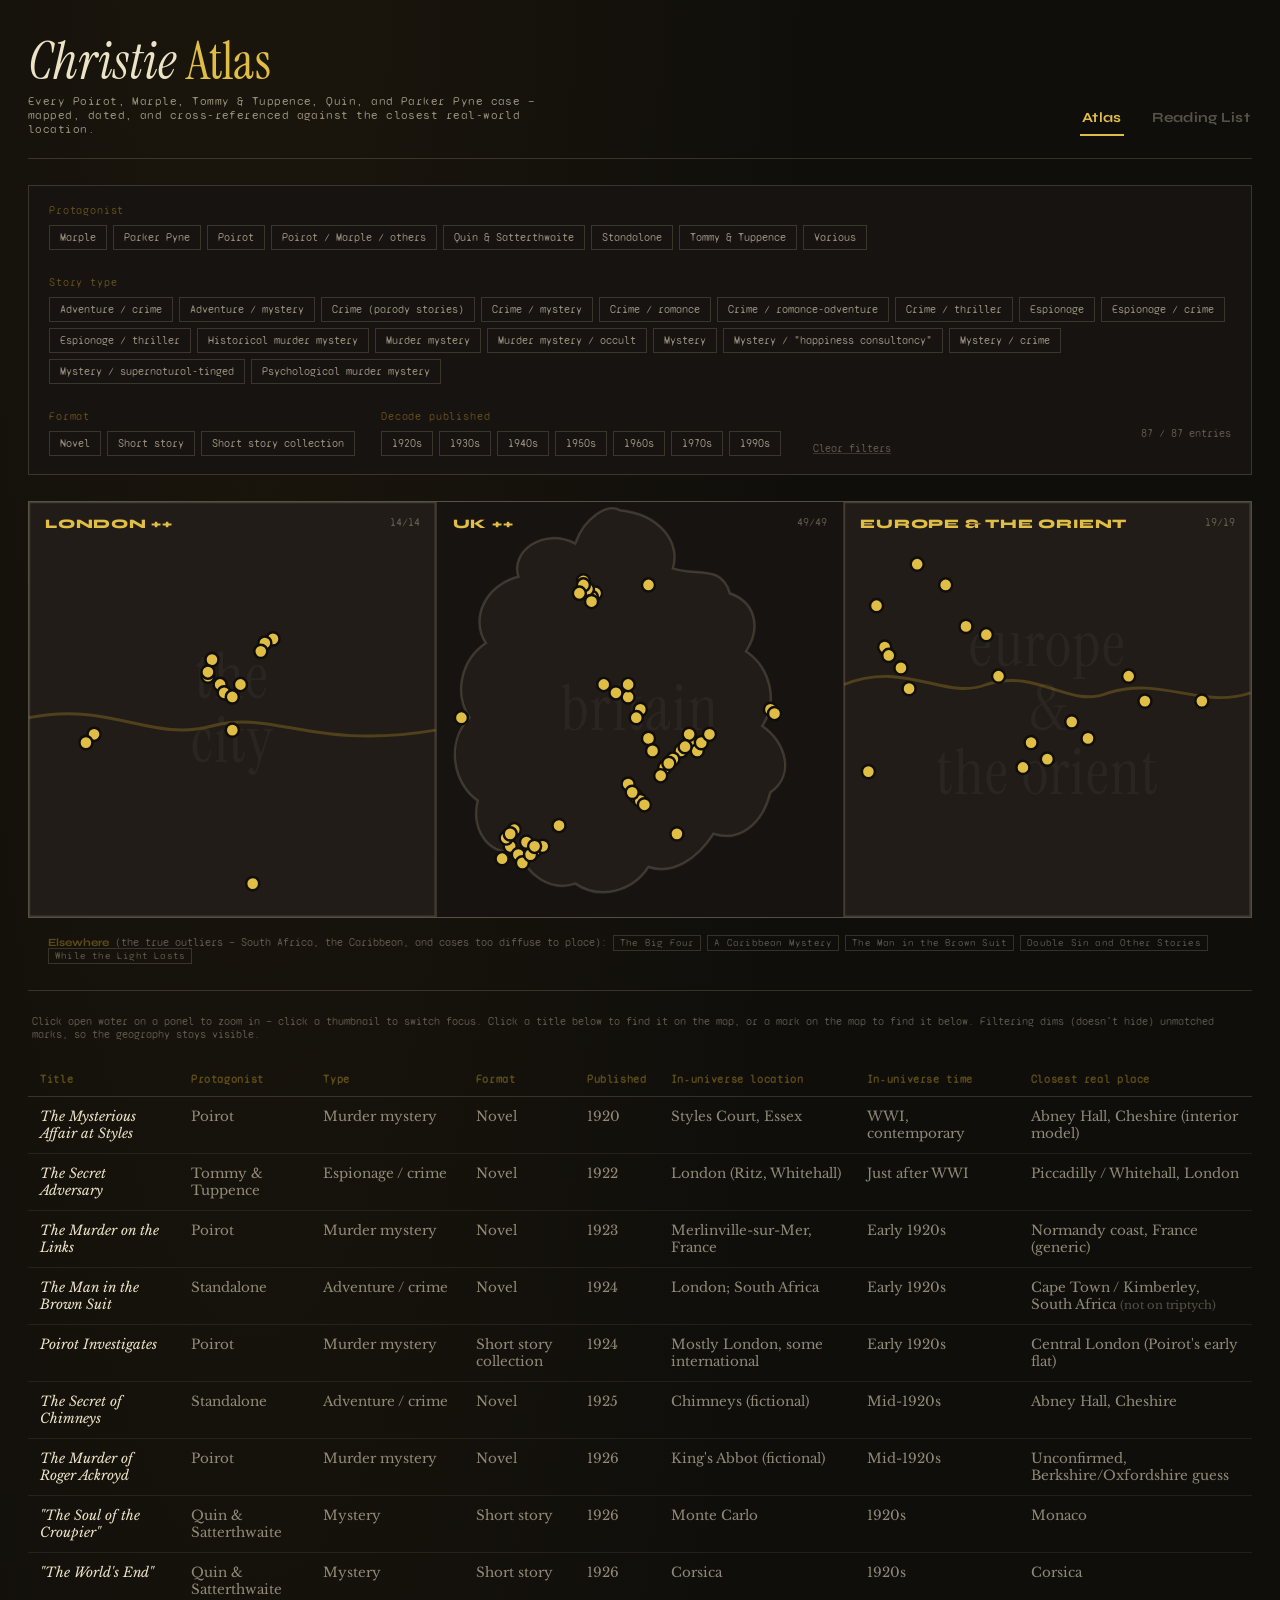
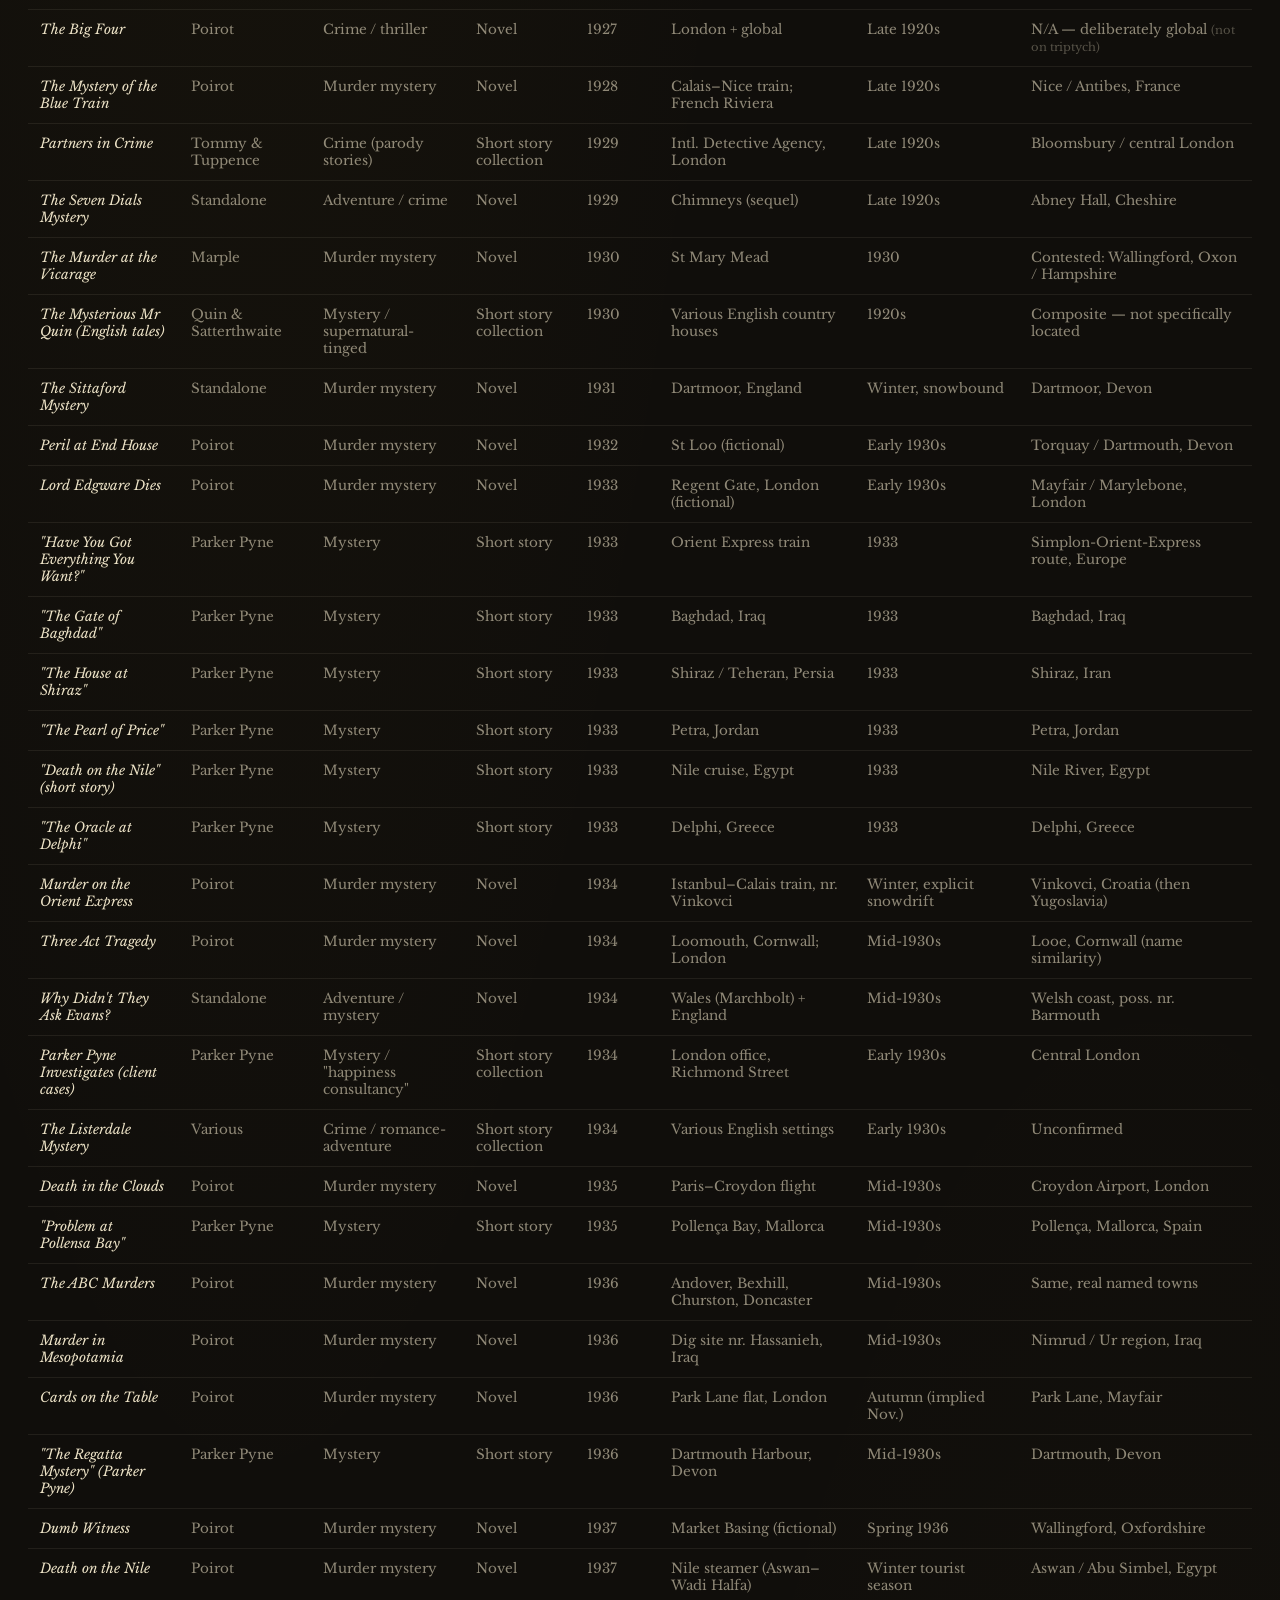
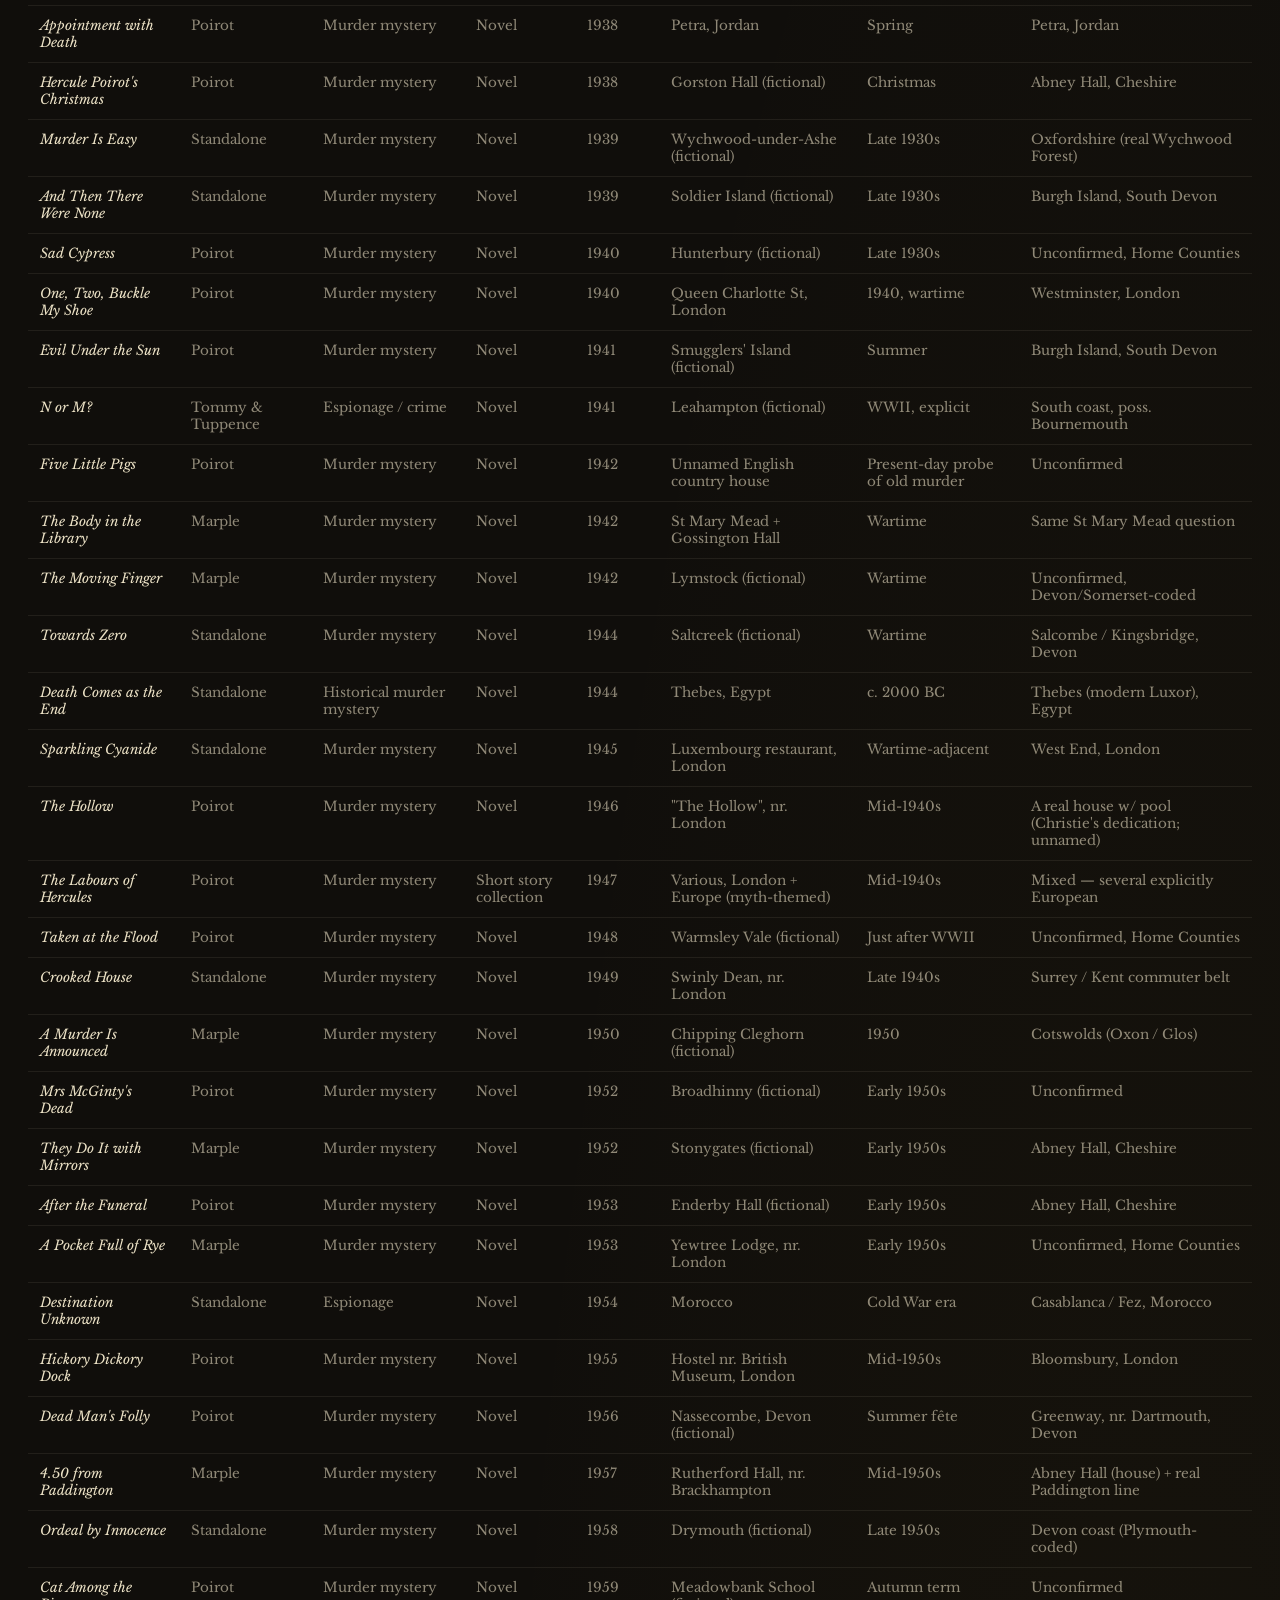
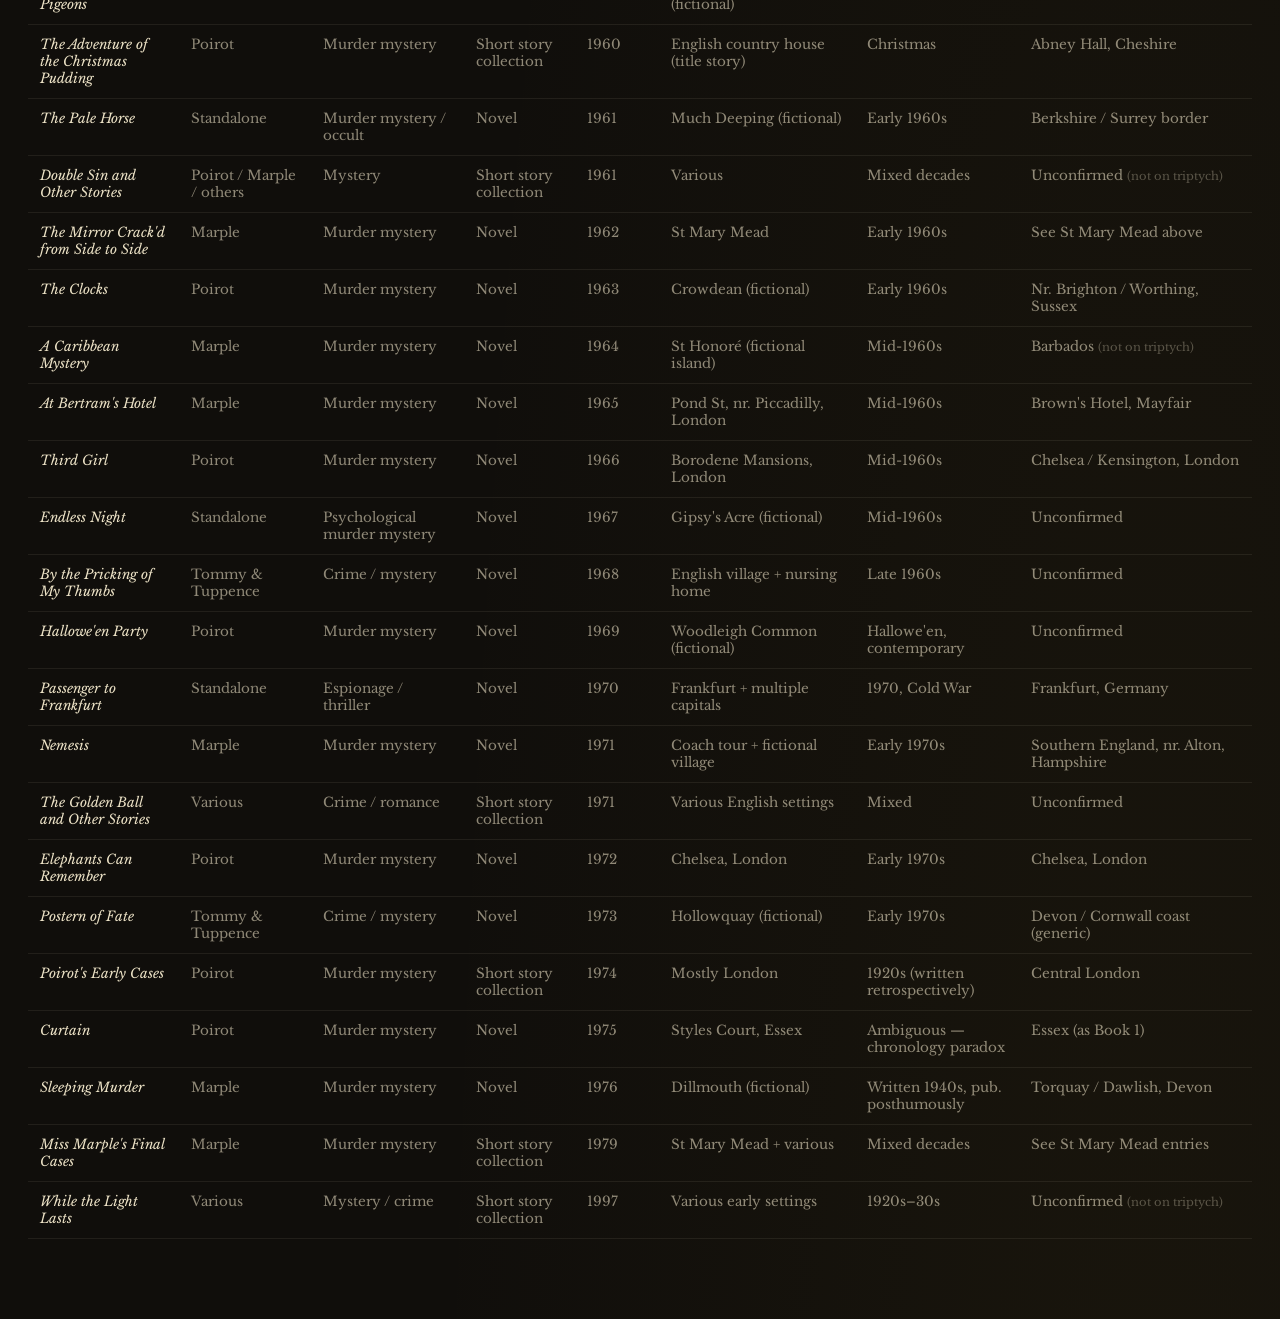
<file: projects/christie/christie-atlas-v2.html>
<!DOCTYPE html>
<html lang="en">
<head>
<meta charset="UTF-8">
<meta name="viewport" content="width=device-width, initial-scale=1.0">
<title>Christie Atlas — Bookshelf of Curiosities</title>
<style>
@import url('https://fonts.googleapis.com/css2?family=Libre+Baskerville:ital,wght@0,400;0,700;1,400&family=Instrument+Serif:ital@0;1&family=Syne:wght@500;700;800&family=Syne+Mono&display=swap');

:root{
  --ink:#100e0b;
  --panel:#171310;
  --panel-2:#1d1811;
  --rule: rgba(238,227,196,0.16);
  --rule-soft: rgba(238,227,196,0.08);
  --ivory:#ece2c6;
  --ivory-dim: rgba(236,226,198,0.58);
  --ivory-faint: rgba(236,226,198,0.32);
  --gold:#c9a227;
  --gold-bright:#e0bd45;
  --gold-dim: rgba(201,162,39,0.4);
  --ghost: rgba(236,226,198,0.045);
}

*{box-sizing:border-box;}
html,body{margin:0;padding:0;background:var(--ink);color:var(--ivory);font-family:'Libre Baskerville',serif;}

body{
  background-image:
    radial-gradient(ellipse at 20% -10%, rgba(201,162,39,0.06), transparent 40%),
    radial-gradient(ellipse at 90% 110%, rgba(201,162,39,0.05), transparent 45%);
}

.wrap{max-width:1320px;margin:0 auto;padding:36px 28px 80px;}

/* ---------- Masthead ---------- */
.masthead{
  display:flex; justify-content:space-between; align-items:flex-end;
  border-bottom:1px solid var(--rule);
  padding-bottom:22px; margin-bottom:26px; gap:24px; flex-wrap:wrap;
}
.masthead-title{
  font-family:'Instrument Serif', serif;
  font-style:italic;
  font-size:52px;
  line-height:1;
  color:var(--ivory);
  letter-spacing:0.2px;
}
.masthead-title em{
  font-style:normal;
  color:var(--gold-bright);
}
.masthead-sub{
  font-family:'Syne Mono', monospace;
  font-size:11.5px;
  letter-spacing:0.04em;
  color:var(--ivory-dim);
  margin-top:6px;
  max-width:540px;
}
.tabs{display:flex; gap:26px; align-items:baseline;}
.tab-btn{
  font-family:'Syne', sans-serif;
  font-weight:700;
  font-size:14px;
  letter-spacing:0.02em;
  background:none; border:none; color:var(--ivory-faint);
  cursor:pointer; padding:6px 2px 10px; position:relative;
}
.tab-btn.active{color:var(--gold-bright);}
.tab-btn.active::after{
  content:''; position:absolute; left:0; right:0; bottom:0; height:2px;
  background:var(--gold-bright);
}
.tab-btn:hover{color:var(--ivory);}

/* ---------- Filters ---------- */
.filterbar{
  display:flex; flex-wrap:wrap; gap:26px;
  padding:18px 20px; margin-bottom:26px;
  background:var(--panel);
  border:1px solid var(--rule);
}
.filter-group{min-width:150px;}
.filter-label{
  font-family:'Syne Mono', monospace;
  font-size:10.5px; letter-spacing:0.08em;
  color:var(--gold-dim); display:block; margin-bottom:8px;
}
.chip-row{display:flex; flex-wrap:wrap; gap:6px;}
.chip{
  font-family:'Syne Mono', monospace;
  font-size:11px;
  padding:5px 10px;
  border:1px solid var(--rule);
  color:var(--ivory-dim);
  cursor:pointer;
  background:transparent;
  user-select:none;
  transition:border-color .15s, color .15s, background .15s;
}
.chip:hover{border-color:var(--gold-dim); color:var(--ivory);}
.chip.on{
  background:rgba(201,162,39,0.14);
  border-color:var(--gold);
  color:var(--gold-bright);
}
.filter-clear{
  align-self:flex-end;
  font-family:'Syne Mono', monospace;
  font-size:11px;
  color:var(--ivory-faint);
  background:none; border:none; cursor:pointer;
  text-decoration:underline;
  text-decoration-color:var(--rule);
}
.filter-clear:hover{color:var(--gold-bright);}
.result-count{
  font-family:'Syne Mono', monospace;
  font-size:11px; color:var(--ivory-faint);
  margin-left:auto; align-self:center; white-space:nowrap;
}

/* ---------- Triptych: grid mode ---------- */
.triptych{
  display:grid; grid-template-columns:1fr 1fr 1fr; gap:1px;
  background:var(--rule);
  border:1px solid var(--rule);
  margin-bottom:8px;
  transition:none;
}
.triptych.focused{
  display:flex; align-items:stretch; gap:1px;
  height:560px;
}
.panel{
  position:relative;
  background:var(--panel);
  aspect-ratio:1/1.02;
  overflow:hidden;
  cursor:zoom-in;
}
.triptych.focused .panel{aspect-ratio:auto;}
.panel-big{flex:2.3 1 0;}
.panel-thumbs{flex:1 1 0; display:flex; flex-direction:column; gap:1px;}
.panel-thumbs .panel{flex:1 1 0; cursor:zoom-in;}
.panel-big{cursor:default;}

.panel-watermark{
  position:absolute; inset:0;
  display:flex; align-items:center; justify-content:center;
  font-family:'Instrument Serif', serif;
  font-size:64px;
  color:var(--ghost);
  pointer-events:none;
  text-align:center; line-height:1;
  letter-spacing:0.02em;
}
.triptych.focused .panel-thumbs .panel-watermark{font-size:26px;}
.panel-label{
  position:absolute; top:14px; left:16px;
  font-family:'Syne', sans-serif;
  font-weight:800; font-size:13px; letter-spacing:0.06em;
  color:var(--gold-bright);
  z-index:3;
}
.panel-count{
  position:absolute; top:14px; right:16px;
  font-family:'Syne Mono', monospace;
  font-size:11px; color:var(--ivory-faint);
  z-index:3;
}
.panel-exit{
  position:absolute; top:14px; right:16px;
  font-family:'Syne Mono', monospace;
  font-size:11px; color:var(--gold-dim);
  z-index:4; cursor:pointer; background:none; border:none;
  text-decoration:underline;
}
.panel-exit:hover{color:var(--gold-bright);}
.panel svg{position:absolute; inset:0; width:100%; height:100%;}
.landmass{fill:rgba(236,226,198,0.045); stroke:var(--rule); stroke-width:0.6;}
.river{fill:none; stroke:rgba(201,162,39,0.28); stroke-width:0.7;}
.dot{cursor:pointer; transition:opacity .18s;}
.dot-core{fill:var(--gold-bright); stroke:var(--ink); stroke-width:0.6;}
.dot.dim .dot-core{fill:var(--ivory-faint); opacity:0.35;}
.dot.selected .dot-core{fill:#fff;}
.dot.pulse .dot-core{animation:pulse 0.9s ease-out;}
@keyframes pulse{0%{r:8; opacity:1;} 100%{r:2.6; opacity:1;}}
.dot-tip{
  font-family:'Syne Mono', monospace;
  font-size:2.6px;
  fill:var(--ivory-dim);
  pointer-events:none;
}
.dot.dim .dot-tip{opacity:0.3;}

.elsewhere-strip{
  font-family:'Syne Mono', monospace;
  font-size:11px; color:var(--ivory-faint);
  padding:10px 20px 28px;
  border-bottom:1px solid var(--rule);
  margin-bottom:24px;
}
.elsewhere-strip strong{color:var(--gold-dim); font-family:'Syne', sans-serif;}

/* ---------- Table ---------- */
table{width:100%; border-collapse:collapse; font-size:13.5px;}
thead th{
  text-align:left;
  font-family:'Syne Mono', monospace;
  font-size:10.5px; letter-spacing:0.06em;
  color:var(--gold-dim);
  border-bottom:1px solid var(--rule);
  padding:10px 12px;
  cursor:pointer;
  white-space:nowrap;
}
thead th:hover{color:var(--gold-bright);}
thead th.sorted::after{content:' ▾'; color:var(--gold-bright);}
tbody tr{border-bottom:1px solid var(--rule-soft); cursor:pointer; transition:background .12s;}
tbody tr:hover{background:rgba(236,226,198,0.03);}
tbody tr.selected{background:rgba(201,162,39,0.09);}
tbody td{padding:11px 12px; vertical-align:top; color:var(--ivory-dim);}
tbody td.title-cell{color:var(--ivory); font-style:italic;}
tbody tr.dim{opacity:0.28;}
.tag{
  font-family:'Syne Mono', monospace; font-size:10px; letter-spacing:0.02em;
  color:var(--ivory-faint); border:1px solid var(--rule); padding:1px 6px; white-space:nowrap;
}
.region-note{font-size:11.5px; color:var(--ivory-faint); font-style:normal;}

/* ---------- Reading list tab ---------- */
.rl-controls{display:flex; align-items:center; gap:18px; margin-bottom:20px; flex-wrap:wrap;}
select{
  font-family:'Syne Mono', monospace; font-size:12px;
  background:var(--panel); color:var(--ivory); border:1px solid var(--rule); padding:8px 10px;
}
.group-block{margin-bottom:6px;}
.group-header{
  display:flex; align-items:baseline; gap:12px; padding:12px 4px;
  border-bottom:1px solid var(--rule); cursor:pointer; user-select:none;
}
.group-header:hover .group-title{color:var(--gold-bright);}
.group-title{font-family:'Syne', sans-serif; font-weight:700; font-size:15px; color:var(--ivory);}
.group-meta{font-family:'Syne Mono', monospace; font-size:11px; color:var(--ivory-faint);}
.group-caret{font-family:'Syne Mono', monospace; color:var(--gold-dim); font-size:11px; margin-left:auto;}
.group-rows{padding-left:4px;}
.group-rows.collapsed{display:none;}
.rl-row{
  display:grid; grid-template-columns:26px 2fr 1fr 1fr 1fr; gap:14px; align-items:center;
  padding:9px 4px; border-bottom:1px solid var(--rule-soft); font-size:13px;
}
.rl-row .title-cell{font-style:italic; color:var(--ivory);}
.rl-row .region-note{color:var(--ivory-faint); font-size:11px;}
input[type=checkbox]{width:15px; height:15px; accent-color:var(--gold); cursor:pointer;}
.summary-line{font-family:'Syne Mono', monospace; font-size:11.5px; color:var(--ivory-faint); margin:14px 4px 26px;}
.summary-line strong{color:var(--gold-bright); font-family:'Syne', sans-serif;}

[hidden]{display:none !important;}
.hint{font-family:'Syne Mono', monospace; font-size:11px; color:var(--ivory-faint); margin: 6px 4px 22px;}
@media (max-width:900px){
  .triptych{grid-template-columns:1fr;}
  .triptych.focused{flex-direction:column; height:auto;}
  .panel-thumbs{flex-direction:row;}
  .panel-thumbs .panel{aspect-ratio:1/1;}
  .rl-row{grid-template-columns:20px 1.6fr 1fr;}
  .rl-row .rl-hide-narrow{display:none;}
}
</style>
</head>
<body>
<div class="wrap">

  <div class="masthead">
    <div>
      <div class="masthead-title">Christie <em>Atlas</em></div>
      <div class="masthead-sub">Every Poirot, Marple, Tommy &amp; Tuppence, Quin, and Parker Pyne case — mapped, dated, and cross-referenced against the closest real-world location.</div>
    </div>
    <div class="tabs">
      <button class="tab-btn active" data-tab="atlas">Atlas</button>
      <button class="tab-btn" data-tab="readinglist">Reading List</button>
    </div>
  </div>

  <!-- ================= ATLAS TAB ================= -->
  <div id="tab-atlas">

    <div class="filterbar" id="filterbar"></div>

    <div class="triptych" id="triptych"></div>
    <div class="elsewhere-strip" id="elsewhere-strip"></div>
    <div class="hint">Click open water on a panel to zoom in — click a thumbnail to switch focus. Click a title below to find it on the map, or a mark on the map to find it below. Filtering dims (doesn't hide) unmatched marks, so the geography stays visible.</div>

    <table id="atlas-table">
      <thead>
        <tr>
          <th data-key="title">Title</th>
          <th data-key="protagonist">Protagonist</th>
          <th data-key="type">Type</th>
          <th data-key="format">Format</th>
          <th data-key="year">Published</th>
          <th data-key="loc">In‑universe location</th>
          <th data-key="time">In‑universe time</th>
          <th data-key="realWorld">Closest real place</th>
        </tr>
      </thead>
      <tbody id="atlas-tbody"></tbody>
    </table>
  </div>

  <!-- ================= READING LIST TAB ================= -->
  <div id="tab-readinglist" hidden>
    <div class="filterbar" id="filterbar-rl"></div>

    <div class="rl-controls">
      <label class="filter-label" style="margin:0;">Group by</label>
      <select id="groupBySelect">
        <option value="protagonist">Protagonist</option>
        <option value="decade">Decade published</option>
        <option value="format">Format</option>
        <option value="type">Type</option>
        <option value="panel">Region</option>
      </select>
      <label class="filter-label" style="margin:0;">Sort groups</label>
      <select id="sortGroupSelect">
        <option value="az">A–Z</option>
        <option value="count">By count</option>
      </select>
    </div>

    <div class="summary-line" id="rlSummary"></div>
    <div id="groupedList"></div>
  </div>

</div>

<script>
/* =====================================================================
   DATA — panel: "london" | "uk" | "europe" | "elsewhere"
   cx/cy: percentage position (0-100) within that panel's illustrative map
   "europe" is one honest west→east band: France/Germany/Mallorca/Morocco
   in the west, through the Balkans/Greece, to Egypt/Jordan/Iraq/Iran in
   the east — a thin gold line stands in for the Mediterranean.
   ===================================================================== */
const DATA = [
// ---------------- POIROT NOVELS ----------------
{t:"The Mysterious Affair at Styles", p:"Poirot", ty:"Murder mystery", f:"Novel", yr:1920, loc:"Styles Court, Essex", time:"WWI, contemporary", panel:"uk", cx:82, cy:50, rw:"Abney Hall, Cheshire (interior model)"},
{t:"The Murder on the Links", p:"Poirot", ty:"Murder mystery", f:"Novel", yr:1923, loc:"Merlinville-sur-Mer, France", time:"Early 1920s", panel:"europe", cx:8, cy:25, rw:"Normandy coast, France (generic)"},
{t:"The Murder of Roger Ackroyd", p:"Poirot", ty:"Murder mystery", f:"Novel", yr:1926, loc:"King's Abbot (fictional)", time:"Mid-1920s", panel:"uk", cx:47, cy:47, rw:"Unconfirmed, Berkshire/Oxfordshire guess"},
{t:"The Big Four", p:"Poirot", ty:"Crime / thriller", f:"Novel", yr:1927, loc:"London + global", time:"Late 1920s", panel:"elsewhere", rw:"N/A — deliberately global"},
{t:"The Mystery of the Blue Train", p:"Poirot", ty:"Murder mystery", f:"Novel", yr:1928, loc:"Calais–Nice train; French Riviera", time:"Late 1920s", panel:"europe", cx:10, cy:35, rw:"Nice / Antibes, France"},
{t:"Peril at End House", p:"Poirot", ty:"Murder mystery", f:"Novel", yr:1932, loc:"St Loo (fictional)", time:"Early 1930s", panel:"uk", cx:18, cy:83, rw:"Torquay / Dartmouth, Devon"},
{t:"Lord Edgware Dies", p:"Poirot", ty:"Murder mystery", f:"Novel", yr:1933, loc:"Regent Gate, London (fictional)", time:"Early 1930s", panel:"london", cx:45, cy:38, rw:"Mayfair / Marylebone, London"},
{t:"Murder on the Orient Express", p:"Poirot", ty:"Murder mystery", f:"Novel", yr:1934, loc:"Istanbul–Calais train, nr. Vinkovci", time:"Winter, explicit snowdrift", panel:"europe", cx:30, cy:30, rw:"Vinkovci, Croatia (then Yugoslavia)"},
{t:"Three Act Tragedy", p:"Poirot", ty:"Murder mystery", f:"Novel", yr:1934, loc:"Loomouth, Cornwall; London", time:"Mid-1930s", panel:"uk", cx:16, cy:86, rw:"Looe, Cornwall (name similarity)"},
{t:"Death in the Clouds", p:"Poirot", ty:"Murder mystery", f:"Novel", yr:1935, loc:"Paris–Croydon flight", time:"Mid-1930s", panel:"london", cx:55, cy:92, rw:"Croydon Airport, London"},
{t:"The ABC Murders", p:"Poirot", ty:"Murder mystery", f:"Novel", yr:1936, loc:"Andover, Bexhill, Churston, Doncaster", time:"Mid-1930s", panel:"uk", cx:52, cy:20, rw:"Same, real named towns"},
{t:"Murder in Mesopotamia", p:"Poirot", ty:"Murder mystery", f:"Novel", yr:1936, loc:"Dig site nr. Hassanieh, Iraq", time:"Mid-1930s", panel:"europe", cx:70, cy:42, rw:"Nimrud / Ur region, Iraq"},
{t:"Cards on the Table", p:"Poirot", ty:"Murder mystery", f:"Novel", yr:1936, loc:"Park Lane flat, London", time:"Autumn (implied Nov.)", panel:"london", cx:44, cy:42, rw:"Park Lane, Mayfair"},
{t:"Dumb Witness", p:"Poirot", ty:"Murder mystery", f:"Novel", yr:1937, loc:"Market Basing (fictional)", time:"Spring 1936", panel:"uk", cx:47, cy:44, rw:"Wallingford, Oxfordshire"},
{t:"Death on the Nile", p:"Poirot", ty:"Murder mystery", f:"Novel", yr:1937, loc:"Nile steamer (Aswan–Wadi Halfa)", time:"Winter tourist season", panel:"europe", cx:46, cy:58, rw:"Aswan / Abu Simbel, Egypt"},
{t:"Appointment with Death", p:"Poirot", ty:"Murder mystery", f:"Novel", yr:1938, loc:"Petra, Jordan", time:"Spring", panel:"europe", cx:56, cy:53, rw:"Petra, Jordan"},
{t:"Hercule Poirot's Christmas", p:"Poirot", ty:"Murder mystery", f:"Novel", yr:1938, loc:"Gorston Hall (fictional)", time:"Christmas", panel:"uk", cx:39, cy:22, rw:"Abney Hall, Cheshire"},
{t:"Sad Cypress", p:"Poirot", ty:"Murder mystery", f:"Novel", yr:1940, loc:"Hunterbury (fictional)", time:"Late 1930s", panel:"uk", cx:63, cy:58, rw:"Unconfirmed, Home Counties"},
{t:"One, Two, Buckle My Shoe", p:"Poirot", ty:"Murder mystery", f:"Novel", yr:1940, loc:"Queen Charlotte St, London", time:"1940, wartime", panel:"london", cx:50, cy:55, rw:"Westminster, London"},
{t:"Evil Under the Sun", p:"Poirot", ty:"Murder mystery", f:"Novel", yr:1941, loc:"Smugglers' Island (fictional)", time:"Summer", panel:"uk", cx:20, cy:85, rw:"Burgh Island, South Devon"},
{t:"Five Little Pigs", p:"Poirot", ty:"Murder mystery", f:"Novel", yr:1942, loc:"Unnamed English country house", time:"Present-day probe of old murder", panel:"uk", cx:60, cy:60, rw:"Unconfirmed"},
{t:"The Hollow", p:"Poirot", ty:"Murder mystery", f:"Novel", yr:1946, loc:"\"The Hollow\", nr. London", time:"Mid-1940s", panel:"uk", cx:62, cy:56, rw:"A real house w/ pool (Christie's dedication; unnamed)"},
{t:"Taken at the Flood", p:"Poirot", ty:"Murder mystery", f:"Novel", yr:1948, loc:"Warmsley Vale (fictional)", time:"Just after WWII", panel:"uk", cx:64, cy:60, rw:"Unconfirmed, Home Counties"},
{t:"Mrs McGinty's Dead", p:"Poirot", ty:"Murder mystery", f:"Novel", yr:1952, loc:"Broadhinny (fictional)", time:"Early 1950s", panel:"uk", cx:58, cy:62, rw:"Unconfirmed"},
{t:"After the Funeral", p:"Poirot", ty:"Murder mystery", f:"Novel", yr:1953, loc:"Enderby Hall (fictional)", time:"Early 1950s", panel:"uk", cx:38, cy:23, rw:"Abney Hall, Cheshire"},
{t:"Hickory Dickory Dock", p:"Poirot", ty:"Murder mystery", f:"Novel", yr:1955, loc:"Hostel nr. British Museum, London", time:"Mid-1950s", panel:"london", cx:60, cy:33, rw:"Bloomsbury, London"},
{t:"Dead Man's Folly", p:"Poirot", ty:"Murder mystery", f:"Novel", yr:1956, loc:"Nassecombe, Devon (fictional)", time:"Summer fête", panel:"uk", cx:22, cy:82, rw:"Greenway, nr. Dartmouth, Devon"},
{t:"Cat Among the Pigeons", p:"Poirot", ty:"Murder mystery", f:"Novel", yr:1959, loc:"Meadowbank School (fictional)", time:"Autumn term", panel:"uk", cx:56, cy:64, rw:"Unconfirmed"},
{t:"The Clocks", p:"Poirot", ty:"Murder mystery", f:"Novel", yr:1963, loc:"Crowdean (fictional)", time:"Early 1960s", panel:"uk", cx:59, cy:80, rw:"Nr. Brighton / Worthing, Sussex"},
{t:"Third Girl", p:"Poirot", ty:"Murder mystery", f:"Novel", yr:1966, loc:"Borodene Mansions, London", time:"Mid-1960s", panel:"london", cx:16, cy:56, rw:"Chelsea / Kensington, London"},
{t:"Hallowe'en Party", p:"Poirot", ty:"Murder mystery", f:"Novel", yr:1969, loc:"Woodleigh Common (fictional)", time:"Hallowe'en, contemporary", panel:"uk", cx:57, cy:63, rw:"Unconfirmed"},
{t:"Elephants Can Remember", p:"Poirot", ty:"Murder mystery", f:"Novel", yr:1972, loc:"Chelsea, London", time:"Early 1970s", panel:"london", cx:14, cy:58, rw:"Chelsea, London"},
{t:"Curtain", p:"Poirot", ty:"Murder mystery", f:"Novel", yr:1975, loc:"Styles Court, Essex", time:"Ambiguous — chronology paradox", panel:"uk", cx:83, cy:51, rw:"Essex (as Book 1)"},

// ---------------- MARPLE NOVELS ----------------
{t:"The Murder at the Vicarage", p:"Marple", ty:"Murder mystery", f:"Novel", yr:1930, loc:"St Mary Mead", time:"1930", panel:"uk", cx:49, cy:71, rw:"Contested: Wallingford, Oxon / Hampshire"},
{t:"The Body in the Library", p:"Marple", ty:"Murder mystery", f:"Novel", yr:1942, loc:"St Mary Mead + Gossington Hall", time:"Wartime", panel:"uk", cx:50, cy:72, rw:"Same St Mary Mead question"},
{t:"The Moving Finger", p:"Marple", ty:"Murder mystery", f:"Novel", yr:1942, loc:"Lymstock (fictional)", time:"Wartime", panel:"uk", cx:30, cy:78, rw:"Unconfirmed, Devon/Somerset-coded"},
{t:"A Murder Is Announced", p:"Marple", ty:"Murder mystery", f:"Novel", yr:1950, loc:"Chipping Cleghorn (fictional)", time:"1950", panel:"uk", cx:41, cy:44, rw:"Cotswolds (Oxon / Glos)"},
{t:"They Do It with Mirrors", p:"Marple", ty:"Murder mystery", f:"Novel", yr:1952, loc:"Stonygates (fictional)", time:"Early 1950s", panel:"uk", cx:37, cy:21, rw:"Abney Hall, Cheshire"},
{t:"A Pocket Full of Rye", p:"Marple", ty:"Murder mystery", f:"Novel", yr:1953, loc:"Yewtree Lodge, nr. London", time:"Early 1950s", panel:"uk", cx:65, cy:58, rw:"Unconfirmed, Home Counties"},
{t:"4.50 from Paddington", p:"Marple", ty:"Murder mystery", f:"Novel", yr:1957, loc:"Rutherford Hall, nr. Brackhampton", time:"Mid-1950s", panel:"uk", cx:36, cy:19, rw:"Abney Hall (house) + real Paddington line"},
{t:"The Mirror Crack'd from Side to Side", p:"Marple", ty:"Murder mystery", f:"Novel", yr:1962, loc:"St Mary Mead", time:"Early 1960s", panel:"uk", cx:51, cy:73, rw:"See St Mary Mead above"},
{t:"A Caribbean Mystery", p:"Marple", ty:"Murder mystery", f:"Novel", yr:1964, loc:"St Honoré (fictional island)", time:"Mid-1960s", panel:"elsewhere", rw:"Barbados"},
{t:"At Bertram's Hotel", p:"Marple", ty:"Murder mystery", f:"Novel", yr:1965, loc:"Pond St, nr. Piccadilly, London", time:"Mid-1960s", panel:"london", cx:44, cy:41, rw:"Brown's Hotel, Mayfair"},
{t:"Nemesis", p:"Marple", ty:"Murder mystery", f:"Novel", yr:1971, loc:"Coach tour + fictional village", time:"Early 1970s", panel:"uk", cx:47, cy:68, rw:"Southern England, nr. Alton, Hampshire"},
{t:"Sleeping Murder", p:"Marple", ty:"Murder mystery", f:"Novel", yr:1976, loc:"Dillmouth (fictional)", time:"Written 1940s, pub. posthumously", panel:"uk", cx:24, cy:84, rw:"Torquay / Dawlish, Devon"},

// ---------------- STANDALONE MYSTERY NOVELS ----------------
{t:"The Sittaford Mystery", p:"Standalone", ty:"Murder mystery", f:"Novel", yr:1931, loc:"Dartmoor, England", time:"Winter, snowbound", panel:"uk", cx:19, cy:79, rw:"Dartmoor, Devon"},
{t:"Why Didn't They Ask Evans?", p:"Standalone", ty:"Adventure / mystery", f:"Novel", yr:1934, loc:"Wales (Marchbolt) + England", time:"Mid-1930s", panel:"uk", cx:6, cy:52, rw:"Welsh coast, poss. nr. Barmouth"},
{t:"Murder Is Easy", p:"Standalone", ty:"Murder mystery", f:"Novel", yr:1939, loc:"Wychwood-under-Ashe (fictional)", time:"Late 1930s", panel:"uk", cx:44, cy:46, rw:"Oxfordshire (real Wychwood Forest)"},
{t:"And Then There Were None", p:"Standalone", ty:"Murder mystery", f:"Novel", yr:1939, loc:"Soldier Island (fictional)", time:"Late 1930s", panel:"uk", cx:21, cy:87, rw:"Burgh Island, South Devon"},
{t:"Towards Zero", p:"Standalone", ty:"Murder mystery", f:"Novel", yr:1944, loc:"Saltcreek (fictional)", time:"Wartime", panel:"uk", cx:23, cy:85, rw:"Salcombe / Kingsbridge, Devon"},
{t:"Death Comes as the End", p:"Standalone", ty:"Historical murder mystery", f:"Novel", yr:1944, loc:"Thebes, Egypt", time:"c. 2000 BC", panel:"europe", cx:44, cy:64, rw:"Thebes (modern Luxor), Egypt"},
{t:"Sparkling Cyanide", p:"Standalone", ty:"Murder mystery", f:"Novel", yr:1945, loc:"Luxembourg restaurant, London", time:"Wartime-adjacent", panel:"london", cx:47, cy:44, rw:"West End, London"},
{t:"Crooked House", p:"Standalone", ty:"Murder mystery", f:"Novel", yr:1949, loc:"Swinly Dean, nr. London", time:"Late 1940s", panel:"uk", cx:67, cy:56, rw:"Surrey / Kent commuter belt"},
{t:"Ordeal by Innocence", p:"Standalone", ty:"Murder mystery", f:"Novel", yr:1958, loc:"Drymouth (fictional)", time:"Late 1950s", panel:"uk", cx:17, cy:81, rw:"Devon coast (Plymouth-coded)"},
{t:"The Pale Horse", p:"Standalone", ty:"Murder mystery / occult", f:"Novel", yr:1961, loc:"Much Deeping (fictional)", time:"Early 1960s", panel:"uk", cx:52, cy:57, rw:"Berkshire / Surrey border"},
{t:"Endless Night", p:"Standalone", ty:"Psychological murder mystery", f:"Novel", yr:1967, loc:"Gipsy's Acre (fictional)", time:"Mid-1960s", panel:"uk", cx:61, cy:59, rw:"Unconfirmed"},

// ---------------- TOMMY & TUPPENCE ----------------
{t:"The Secret Adversary", p:"Tommy & Tuppence", ty:"Espionage / crime", f:"Novel", yr:1922, loc:"London (Ritz, Whitehall)", time:"Just after WWI", panel:"london", cx:48, cy:46, rw:"Piccadilly / Whitehall, London"},
{t:"Partners in Crime", p:"Tommy & Tuppence", ty:"Crime (parody stories)", f:"Short story collection", yr:1929, loc:"Intl. Detective Agency, London", time:"Late 1920s", panel:"london", cx:52, cy:44, rw:"Bloomsbury / central London"},
{t:"N or M?", p:"Tommy & Tuppence", ty:"Espionage / crime", f:"Novel", yr:1941, loc:"Leahampton (fictional)", time:"WWII, explicit", panel:"uk", cx:26, cy:83, rw:"South coast, poss. Bournemouth"},
{t:"By the Pricking of My Thumbs", p:"Tommy & Tuppence", ty:"Crime / mystery", f:"Novel", yr:1968, loc:"English village + nursing home", time:"Late 1960s", panel:"uk", cx:53, cy:60, rw:"Unconfirmed"},
{t:"Postern of Fate", p:"Tommy & Tuppence", ty:"Crime / mystery", f:"Novel", yr:1973, loc:"Hollowquay (fictional)", time:"Early 1970s", panel:"uk", cx:18, cy:80, rw:"Devon / Cornwall coast (generic)"},

// ---------------- ADVENTURE / THRILLER STANDALONES ----------------
{t:"The Man in the Brown Suit", p:"Standalone", ty:"Adventure / crime", f:"Novel", yr:1924, loc:"London; South Africa", time:"Early 1920s", panel:"elsewhere", rw:"Cape Town / Kimberley, South Africa"},
{t:"The Secret of Chimneys", p:"Standalone", ty:"Adventure / crime", f:"Novel", yr:1925, loc:"Chimneys (fictional)", time:"Mid-1920s", panel:"uk", cx:36, cy:20, rw:"Abney Hall, Cheshire"},
{t:"The Seven Dials Mystery", p:"Standalone", ty:"Adventure / crime", f:"Novel", yr:1929, loc:"Chimneys (sequel)", time:"Late 1920s", panel:"uk", cx:35, cy:22, rw:"Abney Hall, Cheshire"},
{t:"Destination Unknown", p:"Standalone", ty:"Espionage", f:"Novel", yr:1954, loc:"Morocco", time:"Cold War era", panel:"europe", cx:6, cy:65, rw:"Casablanca / Fez, Morocco"},
{t:"Passenger to Frankfurt", p:"Standalone", ty:"Espionage / thriller", f:"Novel", yr:1970, loc:"Frankfurt + multiple capitals", time:"1970, Cold War", panel:"europe", cx:18, cy:15, rw:"Frankfurt, Germany"},

// ---------------- HARLEY QUIN / SATTERTHWAITE ----------------
{t:"The Mysterious Mr Quin (English tales)", p:"Quin & Satterthwaite", ty:"Mystery / supernatural-tinged", f:"Short story collection", yr:1930, loc:"Various English country houses", time:"1920s", panel:"uk", cx:55, cy:66, rw:"Composite — not specifically located", note:"Grouped: 10 of 12 stories, plus \"The Love Detectives\" and \"The Harlequin Tea Set\", all vaguely-placed English settings."},
{t:"\"The Soul of the Croupier\"", p:"Quin & Satterthwaite", ty:"Mystery", f:"Short story", yr:1926, loc:"Monte Carlo", time:"1920s", panel:"europe", cx:11, cy:37, rw:"Monaco"},
{t:"\"The World's End\"", p:"Quin & Satterthwaite", ty:"Mystery", f:"Short story", yr:1926, loc:"Corsica", time:"1920s", panel:"europe", cx:14, cy:40, rw:"Corsica"},

// ---------------- MR PARKER PYNE ----------------
{t:"Parker Pyne Investigates (client cases)", p:"Parker Pyne", ty:"Mystery / \"happiness consultancy\"", f:"Short story collection", yr:1934, loc:"London office, Richmond Street", time:"Early 1930s", panel:"london", cx:50, cy:47, rw:"Central London", note:"Grouped: the six 'domestic' cases (Middle-Aged Wife, Discontented Soldier, Distressed Lady, Discontented Husband, City Clerk, Rich Woman)."},
{t:"\"Have You Got Everything You Want?\"", p:"Parker Pyne", ty:"Mystery", f:"Short story", yr:1933, loc:"Orient Express train", time:"1933", panel:"europe", cx:35, cy:32, rw:"Simplon-Orient-Express route, Europe"},
{t:"\"The Gate of Baghdad\"", p:"Parker Pyne", ty:"Mystery", f:"Short story", yr:1933, loc:"Baghdad, Iraq", time:"1933", panel:"europe", cx:74, cy:48, rw:"Baghdad, Iraq"},
{t:"\"The House at Shiraz\"", p:"Parker Pyne", ty:"Mystery", f:"Short story", yr:1933, loc:"Shiraz / Teheran, Persia", time:"1933", panel:"europe", cx:88, cy:48, rw:"Shiraz, Iran"},
{t:"\"The Pearl of Price\"", p:"Parker Pyne", ty:"Mystery", f:"Short story", yr:1933, loc:"Petra, Jordan", time:"1933", panel:"europe", cx:60, cy:57, rw:"Petra, Jordan"},
{t:"\"Death on the Nile\" (short story)", p:"Parker Pyne", ty:"Mystery", f:"Short story", yr:1933, loc:"Nile cruise, Egypt", time:"1933", panel:"europe", cx:50, cy:62, rw:"Nile River, Egypt", note:"Distinct plot from the 1937 Poirot novel of the same title."},
{t:"\"The Oracle at Delphi\"", p:"Parker Pyne", ty:"Mystery", f:"Short story", yr:1933, loc:"Delphi, Greece", time:"1933", panel:"europe", cx:38, cy:42, rw:"Delphi, Greece"},
{t:"\"The Regatta Mystery\" (Parker Pyne)", p:"Parker Pyne", ty:"Mystery", f:"Short story", yr:1936, loc:"Dartmouth Harbour, Devon", time:"Mid-1930s", panel:"uk", cx:24, cy:83, rw:"Dartmouth, Devon"},
{t:"\"Problem at Pollensa Bay\"", p:"Parker Pyne", ty:"Mystery", f:"Short story", yr:1935, loc:"Pollença Bay, Mallorca", time:"Mid-1930s", panel:"europe", cx:16, cy:45, rw:"Pollença, Mallorca, Spain"},

// ---------------- MINOR SHORT STORY COLLECTIONS (grouped) ----------------
{t:"Poirot Investigates", p:"Poirot", ty:"Murder mystery", f:"Short story collection", yr:1924, loc:"Mostly London, some international", time:"Early 1920s", panel:"london", cx:58, cy:34, rw:"Central London (Poirot's early flat)"},
{t:"The Listerdale Mystery", p:"Various", ty:"Crime / romance-adventure", f:"Short story collection", yr:1934, loc:"Various English settings", time:"Early 1930s", panel:"uk", cx:50, cy:50, rw:"Unconfirmed"},
{t:"The Labours of Hercules", p:"Poirot", ty:"Murder mystery", f:"Short story collection", yr:1947, loc:"Various, London + Europe (myth-themed)", time:"Mid-1940s", panel:"europe", cx:25, cy:20, rw:"Mixed — several explicitly European"},
{t:"The Adventure of the Christmas Pudding", p:"Poirot", ty:"Murder mystery", f:"Short story collection", yr:1960, loc:"English country house (title story)", time:"Christmas", panel:"uk", cx:38, cy:24, rw:"Abney Hall, Cheshire"},
{t:"Double Sin and Other Stories", p:"Poirot / Marple / others", ty:"Mystery", f:"Short story collection", yr:1961, loc:"Various", time:"Mixed decades", panel:"elsewhere", rw:"Unconfirmed"},
{t:"The Golden Ball and Other Stories", p:"Various", ty:"Crime / romance", f:"Short story collection", yr:1971, loc:"Various English settings", time:"Mixed", panel:"uk", cx:49, cy:52, rw:"Unconfirmed"},
{t:"Poirot's Early Cases", p:"Poirot", ty:"Murder mystery", f:"Short story collection", yr:1974, loc:"Mostly London", time:"1920s (written retrospectively)", panel:"london", cx:57, cy:36, rw:"Central London"},
{t:"Miss Marple's Final Cases", p:"Marple", ty:"Murder mystery", f:"Short story collection", yr:1979, loc:"St Mary Mead + various", time:"Mixed decades", panel:"uk", cx:48, cy:70, rw:"See St Mary Mead entries"},
{t:"While the Light Lasts", p:"Various", ty:"Mystery / crime", f:"Short story collection", yr:1997, loc:"Various early settings", time:"1920s–30s", panel:"elsewhere", rw:"Unconfirmed"},
];

DATA.forEach((d,i)=>{ d.id = i; d.decade = Math.floor(d.yr/10)*10 + "s"; });

/* =====================================================================
   PANEL GEOMETRY — simple illustrative outlines, not GIS-accurate
   ===================================================================== */
const PANELS = {
  london: {
    label:"LONDON ++", watermark:"the\ncity",
    draw:`
      <path class="landmass" d="M0,0 H100 V100 H0 Z" />
      <path class="river" d="M0,52 C20,48 30,58 45,54 C60,50 70,60 100,55" />
    `
  },
  uk: {
    label:"UK ++", watermark:"britain",
    draw:`
      <path class="landmass" d="M45,2 C55,3 60,10 58,16 C64,18 70,15 72,22 C78,24 80,30 76,36
        C82,40 84,48 80,54 C86,58 88,66 82,70 C80,78 74,82 68,80 C64,86 58,90 52,88
        C48,94 40,96 34,92 C28,94 22,90 20,84 C14,86 8,80 10,72 C4,68 2,58 8,52
        C4,46 6,38 12,34 C8,28 12,20 20,18 C18,12 26,6 34,10 C36,4 42,0 45,2 Z" />
    `
  },
  europe: {
    label:"EUROPE & THE ORIENT", watermark:"europe\n&\nthe orient",
    draw:`
      <path class="landmass" d="M0,0 H100 V100 H0 Z" />
      <path class="river" d="M0,44 C15,38 25,48 35,44 C48,40 55,50 65,46 C78,42 88,50 100,46" />
    `
  }
};

const REGION_LABEL = {london:"London", uk:"UK (elsewhere)", europe:"Europe & the Orient", elsewhere:"Elsewhere / not mapped"};
const PANEL_ORDER = ["london","uk","europe"];

/* =====================================================================
   STATE
   ===================================================================== */
const state = {
  filters:{ protagonist:new Set(), type:new Set(), format:new Set(), decade:new Set() },
  selectedId:null,
  sortKey:"yr", sortDir:1,
  groupBy:"protagonist", groupSort:"az",
  readingList:new Set(),
  focusPanel:null
};

function uniqueSorted(key){ return [...new Set(DATA.map(d=>d[key]))].sort(); }

function matches(d){
  const f = state.filters;
  if(f.protagonist.size && !f.protagonist.has(d.p)) return false;
  if(f.type.size && !f.type.has(d.ty)) return false;
  if(f.format.size && !f.format.has(d.f)) return false;
  if(f.decade.size && !f.decade.has(d.decade)) return false;
  return true;
}

/* =====================================================================
   FILTER BAR
   ===================================================================== */
function renderFilterBar(container){
  container.innerHTML = "";
  const groups = [
    {key:"protagonist", field:"p", label:"Protagonist"},
    {key:"type", field:"ty", label:"Story type"},
    {key:"format", field:"f", label:"Format"},
    {key:"decade", field:"decade", label:"Decade published"},
  ];
  groups.forEach(g=>{
    const wrap = document.createElement("div");
    wrap.className = "filter-group";
    const lbl = document.createElement("span");
    lbl.className = "filter-label";
    lbl.textContent = g.label;
    wrap.appendChild(lbl);
    const row = document.createElement("div");
    row.className = "chip-row";
    let opts = uniqueSorted(g.field);
    opts.forEach(opt=>{
      const chip = document.createElement("button");
      chip.className = "chip" + (state.filters[g.key].has(opt) ? " on" : "");
      chip.textContent = opt;
      chip.onclick = ()=>{
        if(state.filters[g.key].has(opt)) state.filters[g.key].delete(opt);
        else state.filters[g.key].add(opt);
        renderAll();
      };
      row.appendChild(chip);
    });
    wrap.appendChild(row);
    container.appendChild(wrap);
  });
  const clear = document.createElement("button");
  clear.className = "filter-clear";
  clear.textContent = "Clear filters";
  clear.onclick = ()=>{ Object.values(state.filters).forEach(s=>s.clear()); renderAll(); };
  container.appendChild(clear);

  const count = document.createElement("div");
  count.className = "result-count";
  count.textContent = DATA.filter(matches).length + " / " + DATA.length + " entries";
  container.appendChild(count);
}

/* =====================================================================
   TRIPTYCH MAP (grid mode + focus/zoom mode)
   ===================================================================== */
function buildPanelEl(panelKey, big){
  const conf = PANELS[panelKey];
  const items = DATA.filter(d=>d.panel===panelKey);
  const visibleCount = items.filter(matches).length;

  const panelDiv = document.createElement("div");
  panelDiv.className = "panel";

  const wm = document.createElement("div");
  wm.className = "panel-watermark";
  wm.innerHTML = conf.watermark.split("\n").join("<br/>");
  panelDiv.appendChild(wm);

  const label = document.createElement("div");
  label.className = "panel-label";
  label.textContent = conf.label;
  panelDiv.appendChild(label);

  if(big){
    const exit = document.createElement("button");
    exit.className = "panel-exit";
    exit.textContent = "‹ all three";
    exit.onclick = (e)=>{ e.stopPropagation(); state.focusPanel = null; renderTriptych(); };
    panelDiv.appendChild(exit);
  } else {
    const cnt = document.createElement("div");
    cnt.className = "panel-count";
    cnt.textContent = visibleCount + "/" + items.length;
    panelDiv.appendChild(cnt);
  }

  const svg = document.createElementNS("http://www.w3.org/2000/svg","svg");
  svg.setAttribute("viewBox","0 0 100 100");
  svg.setAttribute("preserveAspectRatio","none");
  svg.innerHTML = conf.draw;

  items.forEach(d=>{
    const g = document.createElementNS("http://www.w3.org/2000/svg","g");
    g.setAttribute("class","dot" + (matches(d)?"":" dim") + (d.id===state.selectedId?" selected":""));
    g.dataset.id = d.id;
    const c = document.createElementNS("http://www.w3.org/2000/svg","circle");
    c.setAttribute("class","dot-core");
    c.setAttribute("cx", d.cx); c.setAttribute("cy", d.cy); c.setAttribute("r", big ? 1.1 : 1.6);
    g.appendChild(c);
    if(big){
      const txt = document.createElementNS("http://www.w3.org/2000/svg","text");
      txt.setAttribute("class","dot-tip");
      txt.setAttribute("x", d.cx + 1.6); txt.setAttribute("y", d.cy + 0.8);
      txt.textContent = d.t.replace(/^"|"$/g,"");
      g.appendChild(txt);
    }
    g.onclick = (e)=>{ e.stopPropagation(); selectBook(d.id, true); };
    svg.appendChild(g);
  });

  panelDiv.appendChild(svg);

  if(!big){
    panelDiv.onclick = ()=>{ state.focusPanel = panelKey; renderTriptych(); };
  }
  return panelDiv;
}

function renderTriptych(){
  const el = document.getElementById("triptych");
  el.innerHTML = "";
  if(!state.focusPanel){
    el.className = "triptych";
    PANEL_ORDER.forEach(k=> el.appendChild(buildPanelEl(k, false)));
  } else {
    el.className = "triptych focused";
    el.appendChild(buildPanelEl(state.focusPanel, true));
    const thumbs = document.createElement("div");
    thumbs.className = "panel-thumbs";
    PANEL_ORDER.filter(k=>k!==state.focusPanel).forEach(k=>{
      const p = buildPanelEl(k, false);
      p.onclick = ()=>{ state.focusPanel = k; renderTriptych(); };
      thumbs.appendChild(p);
    });
    el.appendChild(thumbs);
  }
}

function renderElsewhereStrip(){
  const el = document.getElementById("elsewhere-strip");
  const items = DATA.filter(d=>d.panel==="elsewhere" && matches(d));
  if(items.length===0){ el.innerHTML = "<strong>Elsewhere</strong> — no titles match the current filters."; return; }
  el.innerHTML = "<strong>Elsewhere</strong> (the true outliers — South Africa, the Caribbean, and cases too diffuse to place): " +
    items.map(d=>`<span class="tag" data-id="${d.id}" style="cursor:pointer;">${d.t}</span>`).join(" ");
  el.querySelectorAll("[data-id]").forEach(tag=>{
    tag.onclick = ()=> selectBook(parseInt(tag.dataset.id), false);
  });
}

/* =====================================================================
   TABLE
   ===================================================================== */
const COLS = [
  {key:"title", get:d=>d.t}, {key:"protagonist", get:d=>d.p}, {key:"type", get:d=>d.ty},
  {key:"format", get:d=>d.f}, {key:"year", get:d=>d.yr}, {key:"loc", get:d=>d.loc},
  {key:"time", get:d=>d.time}, {key:"realWorld", get:d=>d.rw},
];

function renderTable(){
  const thead = document.querySelector("#atlas-table thead tr");
  thead.querySelectorAll("th").forEach(th=>{
    th.classList.toggle("sorted", th.dataset.key === state.sortKey);
    th.onclick = ()=>{
      if(state.sortKey === th.dataset.key) state.sortDir *= -1;
      else { state.sortKey = th.dataset.key; state.sortDir = 1; }
      renderTable();
    };
  });

  const rows = [...DATA];
  const col = COLS.find(c=>c.key===state.sortKey) || COLS[4];
  rows.sort((a,b)=>{
    const va = col.get(a), vb = col.get(b);
    if(typeof va === "number") return (va-vb)*state.sortDir;
    return String(va).localeCompare(String(vb)) * state.sortDir;
  });

  const tbody = document.getElementById("atlas-tbody");
  tbody.innerHTML = "";
  rows.forEach(d=>{
    const tr = document.createElement("tr");
    tr.className = (matches(d)?"":"dim") + (d.id===state.selectedId?" selected":"");
    tr.dataset.id = d.id;
    tr.innerHTML = `
      <td class="title-cell">${d.t}</td>
      <td>${d.p}</td><td>${d.ty}</td><td>${d.f}</td><td>${d.yr}</td>
      <td>${d.loc}</td><td>${d.time}</td>
      <td>${d.rw}${d.panel==="elsewhere" ? ' <span class="region-note">(not on triptych)</span>' : ""}</td>
    `;
    tr.onclick = ()=> selectBook(d.id, false);
    tbody.appendChild(tr);
  });
}

function selectBook(id, fromMap){
  state.selectedId = id;
  const d = DATA[id];
  if(fromMap === false && d.panel !== "elsewhere") state.focusPanel = d.panel;
  renderTriptych();
  renderTable();
  if(fromMap){
    const row = document.querySelector(`#atlas-tbody tr[data-id="${id}"]`);
    if(row) row.scrollIntoView({behavior:"smooth", block:"center"});
  } else {
    const dot = document.querySelector(`.panel-big .dot[data-id="${id}"] .dot-core, .panel:not(.panel-big) .dot[data-id="${id}"] .dot-core`);
    if(dot){
      dot.parentElement.classList.add("pulse");
      setTimeout(()=>dot.parentElement && dot.parentElement.classList.remove("pulse"), 900);
      const panelEl = dot.closest(".panel");
      if(panelEl) panelEl.scrollIntoView({behavior:"smooth", block:"center"});
    }
  }
}

/* =====================================================================
   READING LIST TAB
   ===================================================================== */
async function loadReadingList(){
  try{
    const res = await window.storage.get("reading-list-ids", false);
    if(res && res.value) state.readingList = new Set(JSON.parse(res.value));
  }catch(e){ /* key not set yet */ }
}
async function saveReadingList(){
  try{ await window.storage.set("reading-list-ids", JSON.stringify([...state.readingList]), false); }
  catch(e){ console.error("Could not save reading list", e); }
}

function groupKeyFor(d){
  if(state.groupBy==="decade") return d.decade;
  if(state.groupBy==="format") return d.f;
  if(state.groupBy==="type") return d.ty;
  if(state.groupBy==="panel") return REGION_LABEL[d.panel];
  return d.p;
}

function renderReadingList(){
  const filtered = DATA.filter(matches);
  const groups = {};
  filtered.forEach(d=>{ const k = groupKeyFor(d); (groups[k] = groups[k] || []).push(d); });
  let keys = Object.keys(groups);
  if(state.groupSort==="az") keys.sort();
  else keys.sort((a,b)=> groups[b].length - groups[a].length);

  const el = document.getElementById("groupedList");
  el.innerHTML = "";
  keys.forEach(k=>{
    const items = groups[k].sort((a,b)=>a.yr-b.yr);
    const block = document.createElement("div");
    block.className = "group-block";
    const header = document.createElement("div");
    header.className = "group-header";
    header.innerHTML = `<span class="group-title">${k}</span><span class="group-meta">${items.length} ${items.length===1?"entry":"entries"}</span><span class="group-caret">hide</span>`;
    const rowsWrap = document.createElement("div");
    rowsWrap.className = "group-rows";
    header.onclick = ()=>{
      rowsWrap.classList.toggle("collapsed");
      header.querySelector(".group-caret").textContent = rowsWrap.classList.contains("collapsed") ? "show" : "hide";
    };
    items.forEach(d=>{
      const row = document.createElement("div");
      row.className = "rl-row";
      const checked = state.readingList.has(d.id);
      row.innerHTML = `
        <input type="checkbox" ${checked?"checked":""} title="Add to my reading list" />
        <span class="title-cell">${d.t}</span>
        <span class="rl-hide-narrow">${d.f}, ${d.yr}</span>
        <span class="rl-hide-narrow">${d.p}</span>
        <span class="region-note">${d.loc}</span>
      `;
      row.querySelector("input").onchange = (e)=>{
        if(e.target.checked) state.readingList.add(d.id); else state.readingList.delete(d.id);
        saveReadingList(); renderSummary();
      };
      rowsWrap.appendChild(row);
    });
    block.appendChild(header); block.appendChild(rowsWrap);
    el.appendChild(block);
  });
}

function renderSummary(){
  const filtered = DATA.filter(matches);
  const onList = filtered.filter(d=>state.readingList.has(d.id)).length;
  document.getElementById("rlSummary").innerHTML =
    `<strong>${filtered.length}</strong> entries match your filters — <strong>${onList}</strong> on your reading list, <strong>${filtered.length-onList}</strong> to go.`;
}

/* =====================================================================
   MASTER RENDER + TABS
   ===================================================================== */
function renderAll(){
  renderFilterBar(document.getElementById("filterbar"));
  renderFilterBar(document.getElementById("filterbar-rl"));
  renderTriptych();
  renderElsewhereStrip();
  renderTable();
  renderReadingList();
  renderSummary();
}

document.querySelectorAll(".tab-btn").forEach(btn=>{
  btn.onclick = ()=>{
    document.querySelectorAll(".tab-btn").forEach(b=>b.classList.remove("active"));
    btn.classList.add("active");
    document.getElementById("tab-atlas").hidden = btn.dataset.tab !== "atlas";
    document.getElementById("tab-readinglist").hidden = btn.dataset.tab !== "readinglist";
  };
});

document.getElementById("groupBySelect").onchange = (e)=>{ state.groupBy = e.target.value; renderReadingList(); };
document.getElementById("sortGroupSelect").onchange = (e)=>{ state.groupSort = e.target.value; renderReadingList(); };

(async function init(){
  await loadReadingList();
  renderAll();
})();
</script>
</body>
</html>
</file>
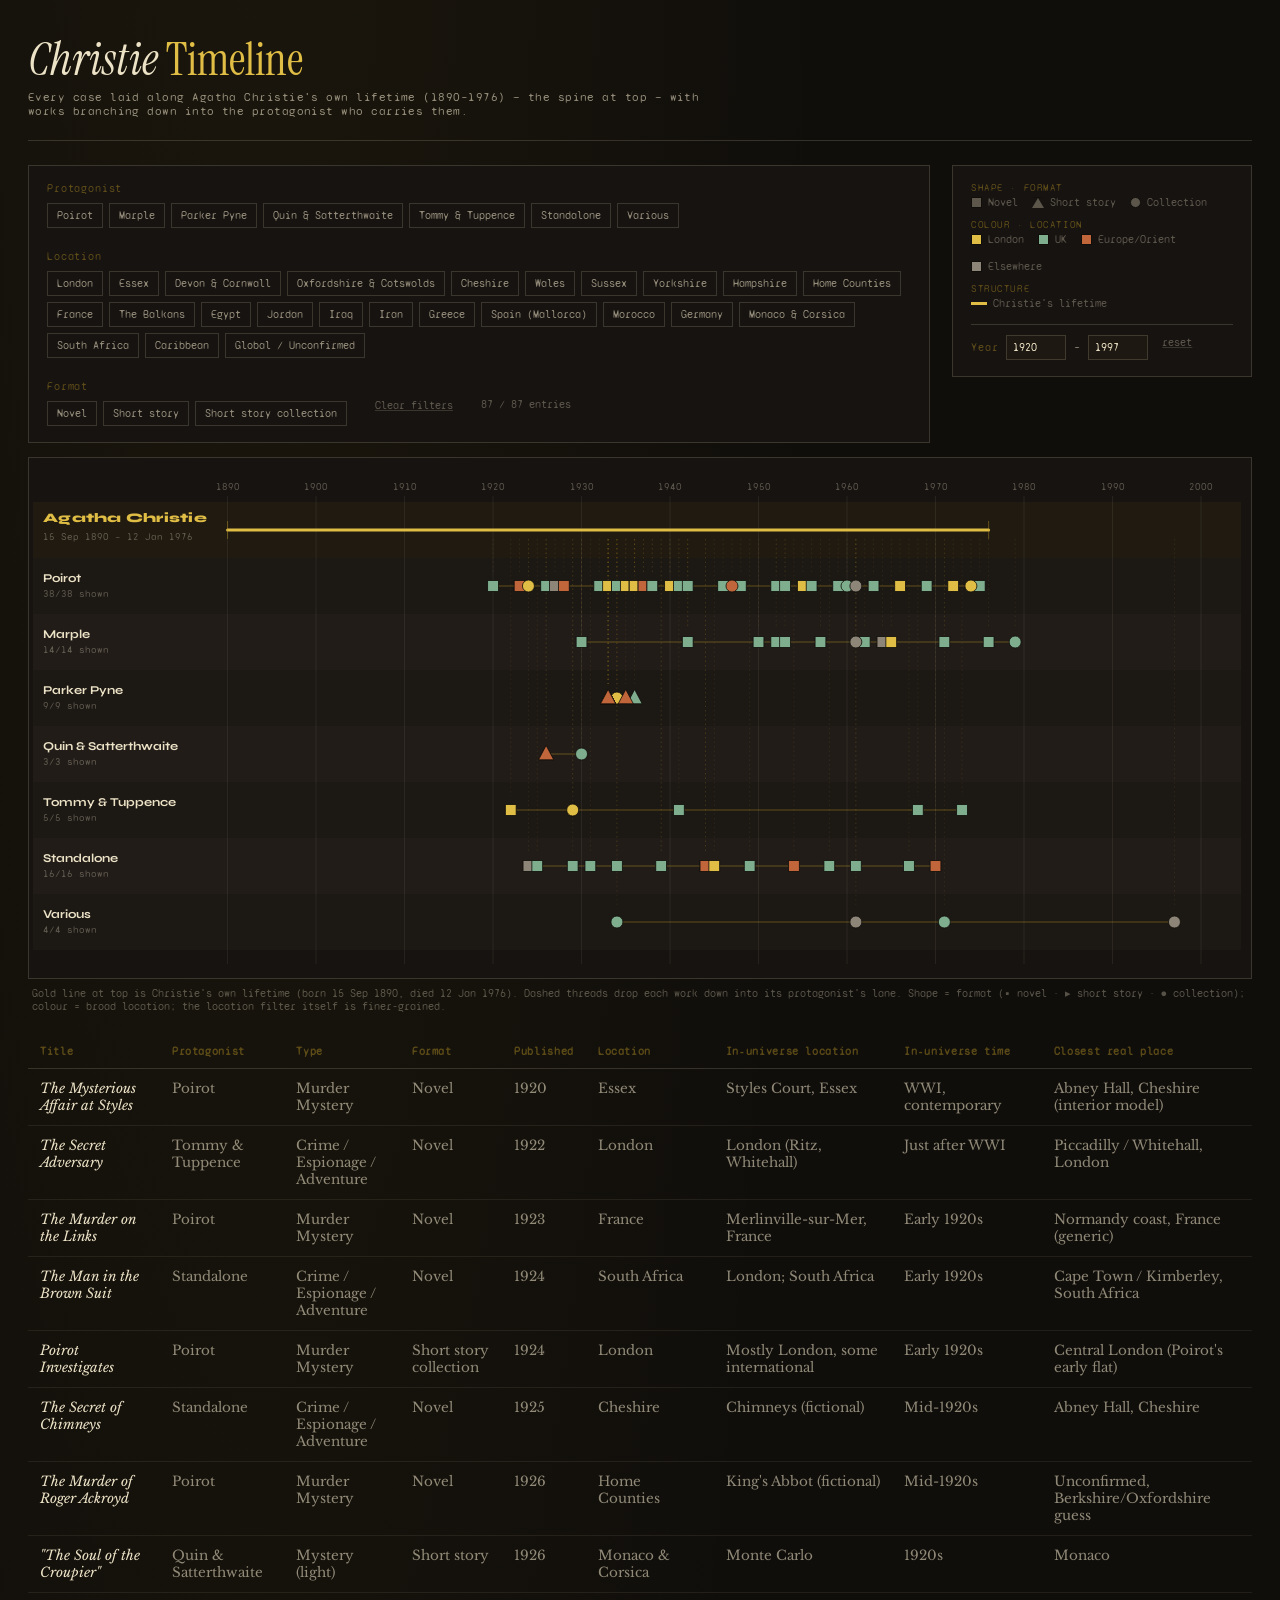
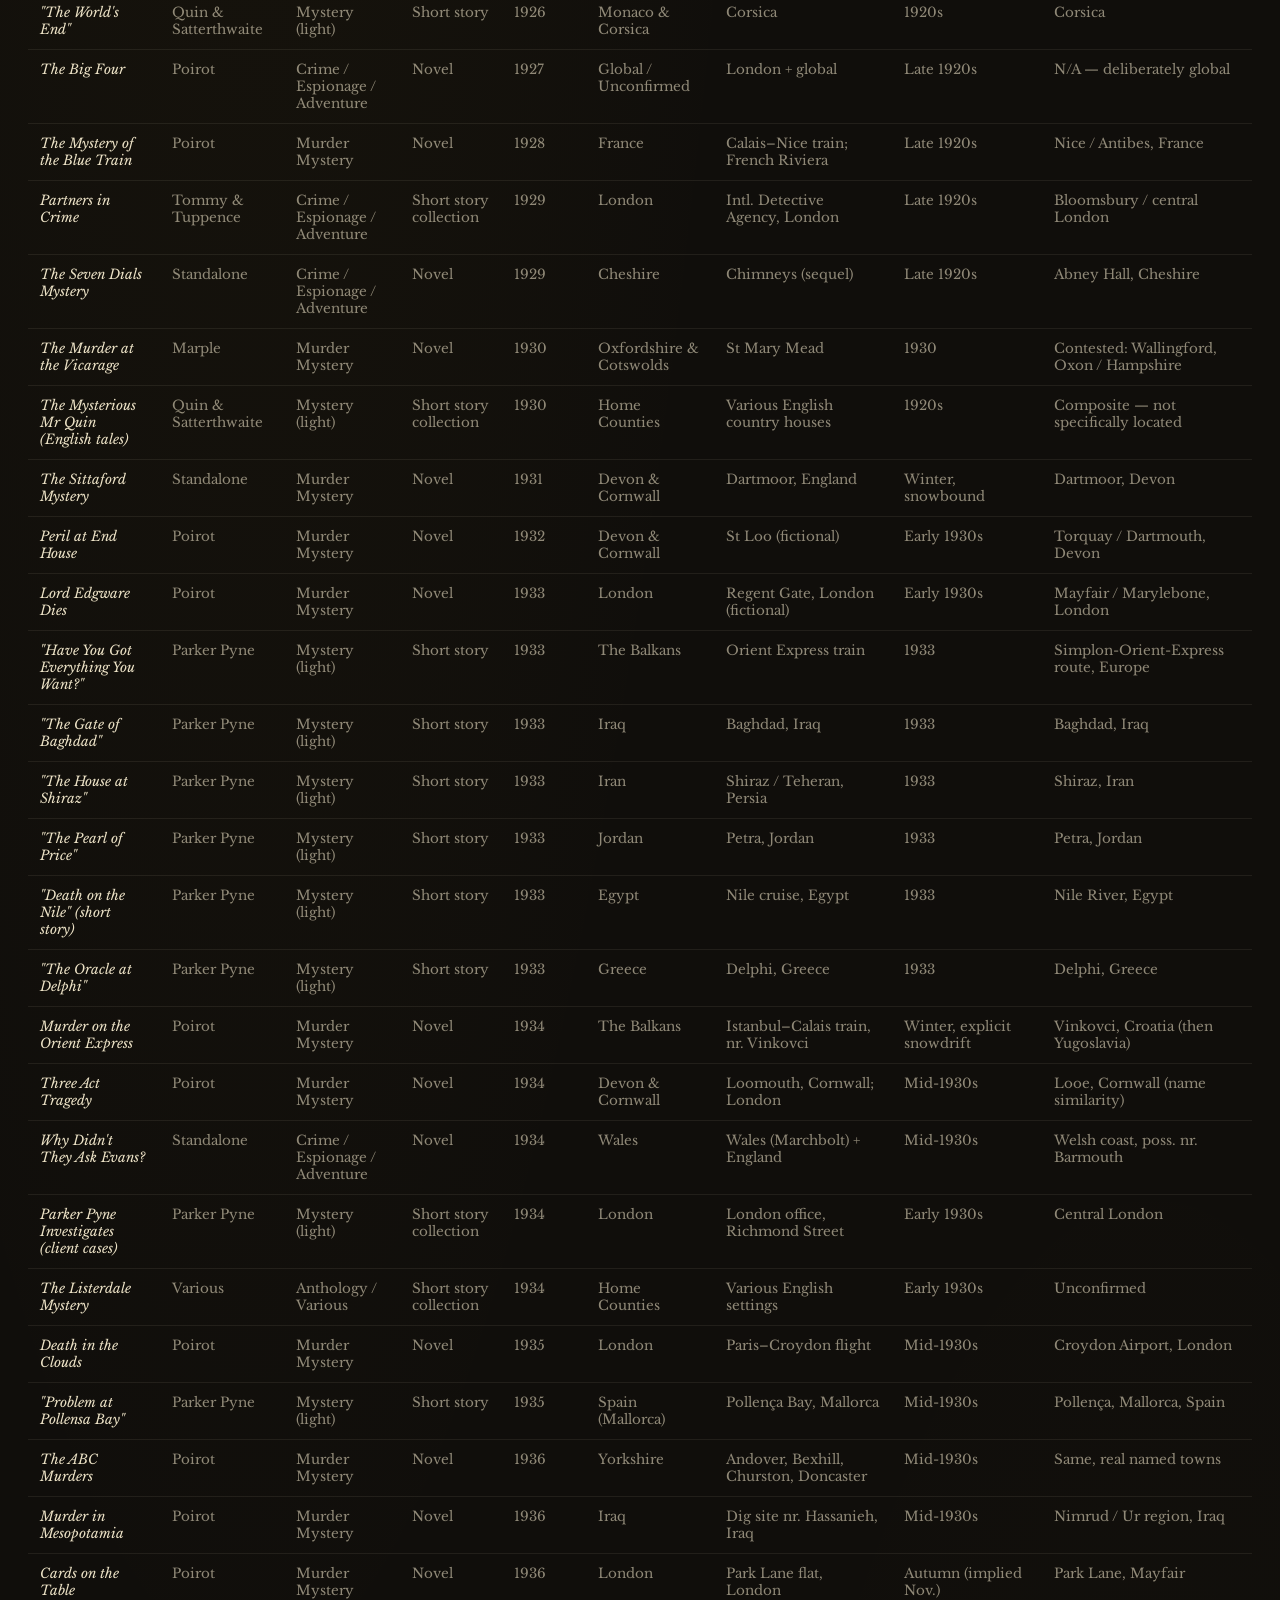
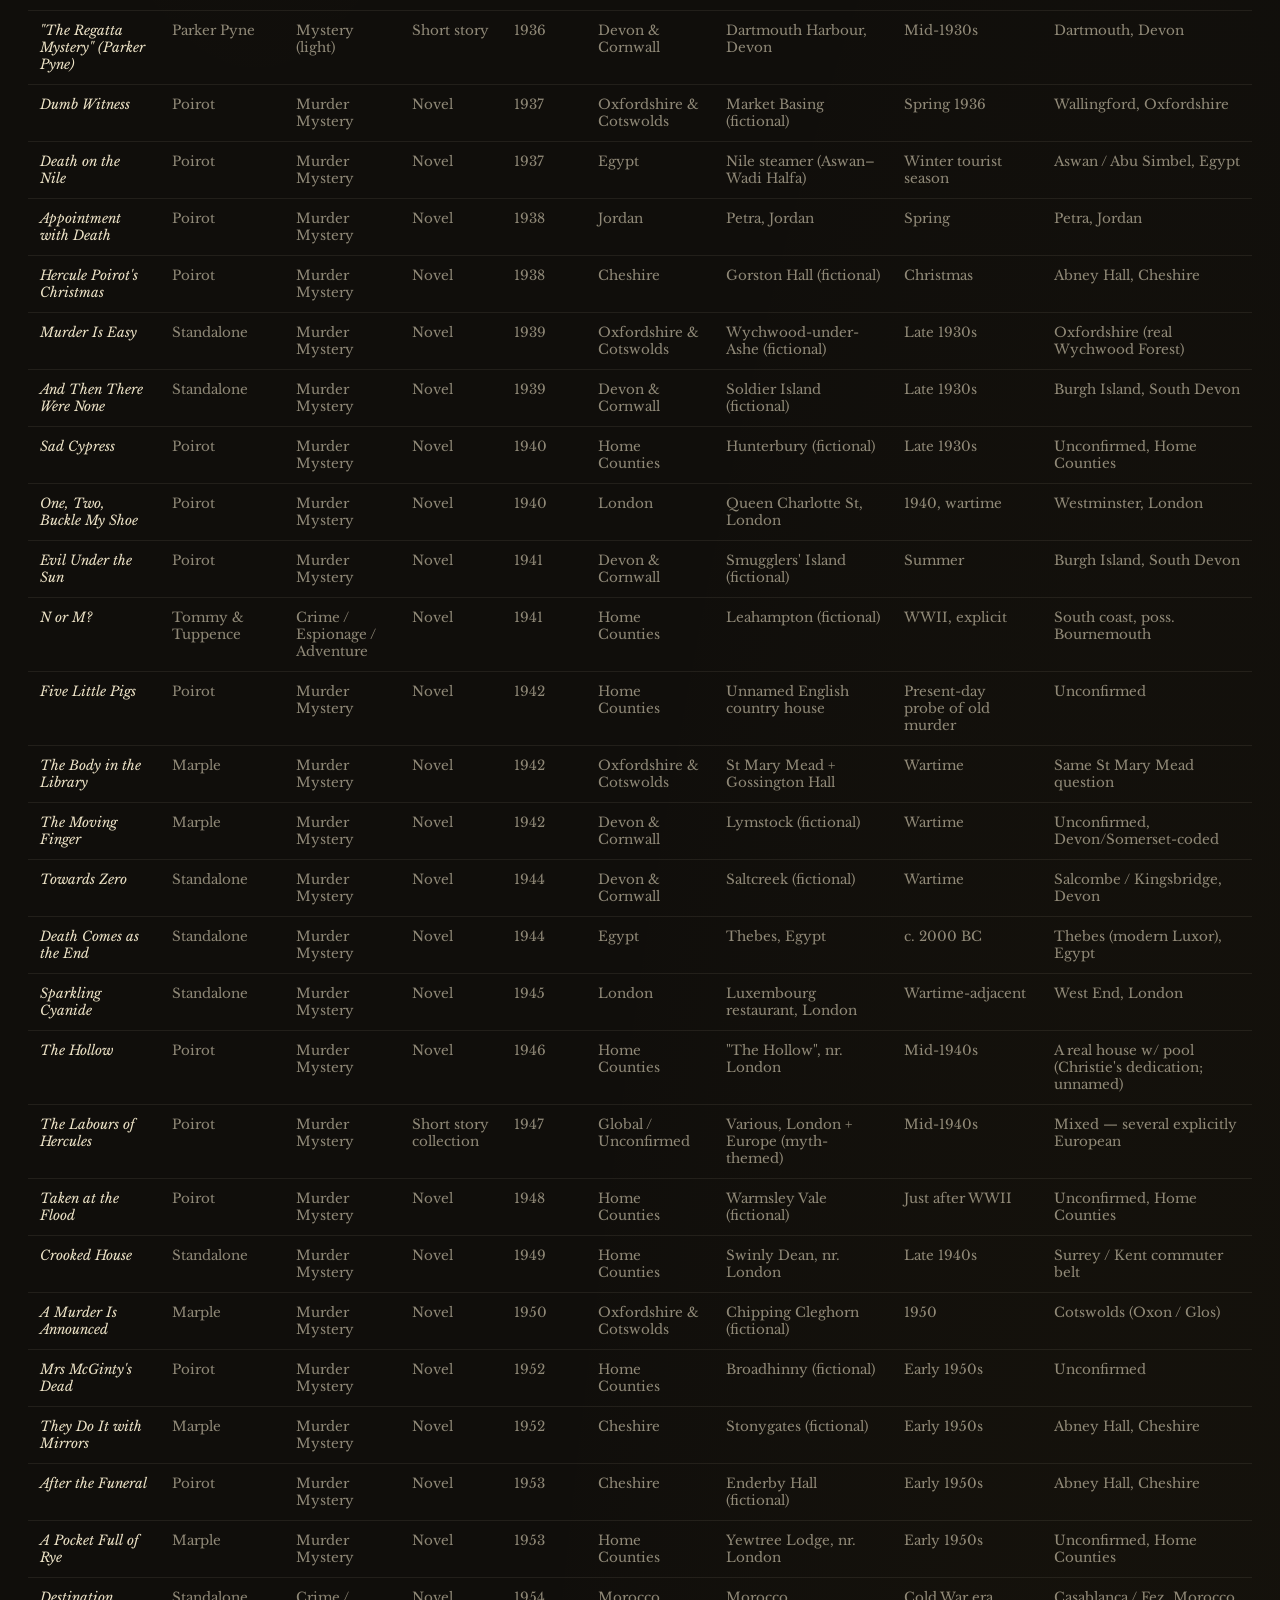
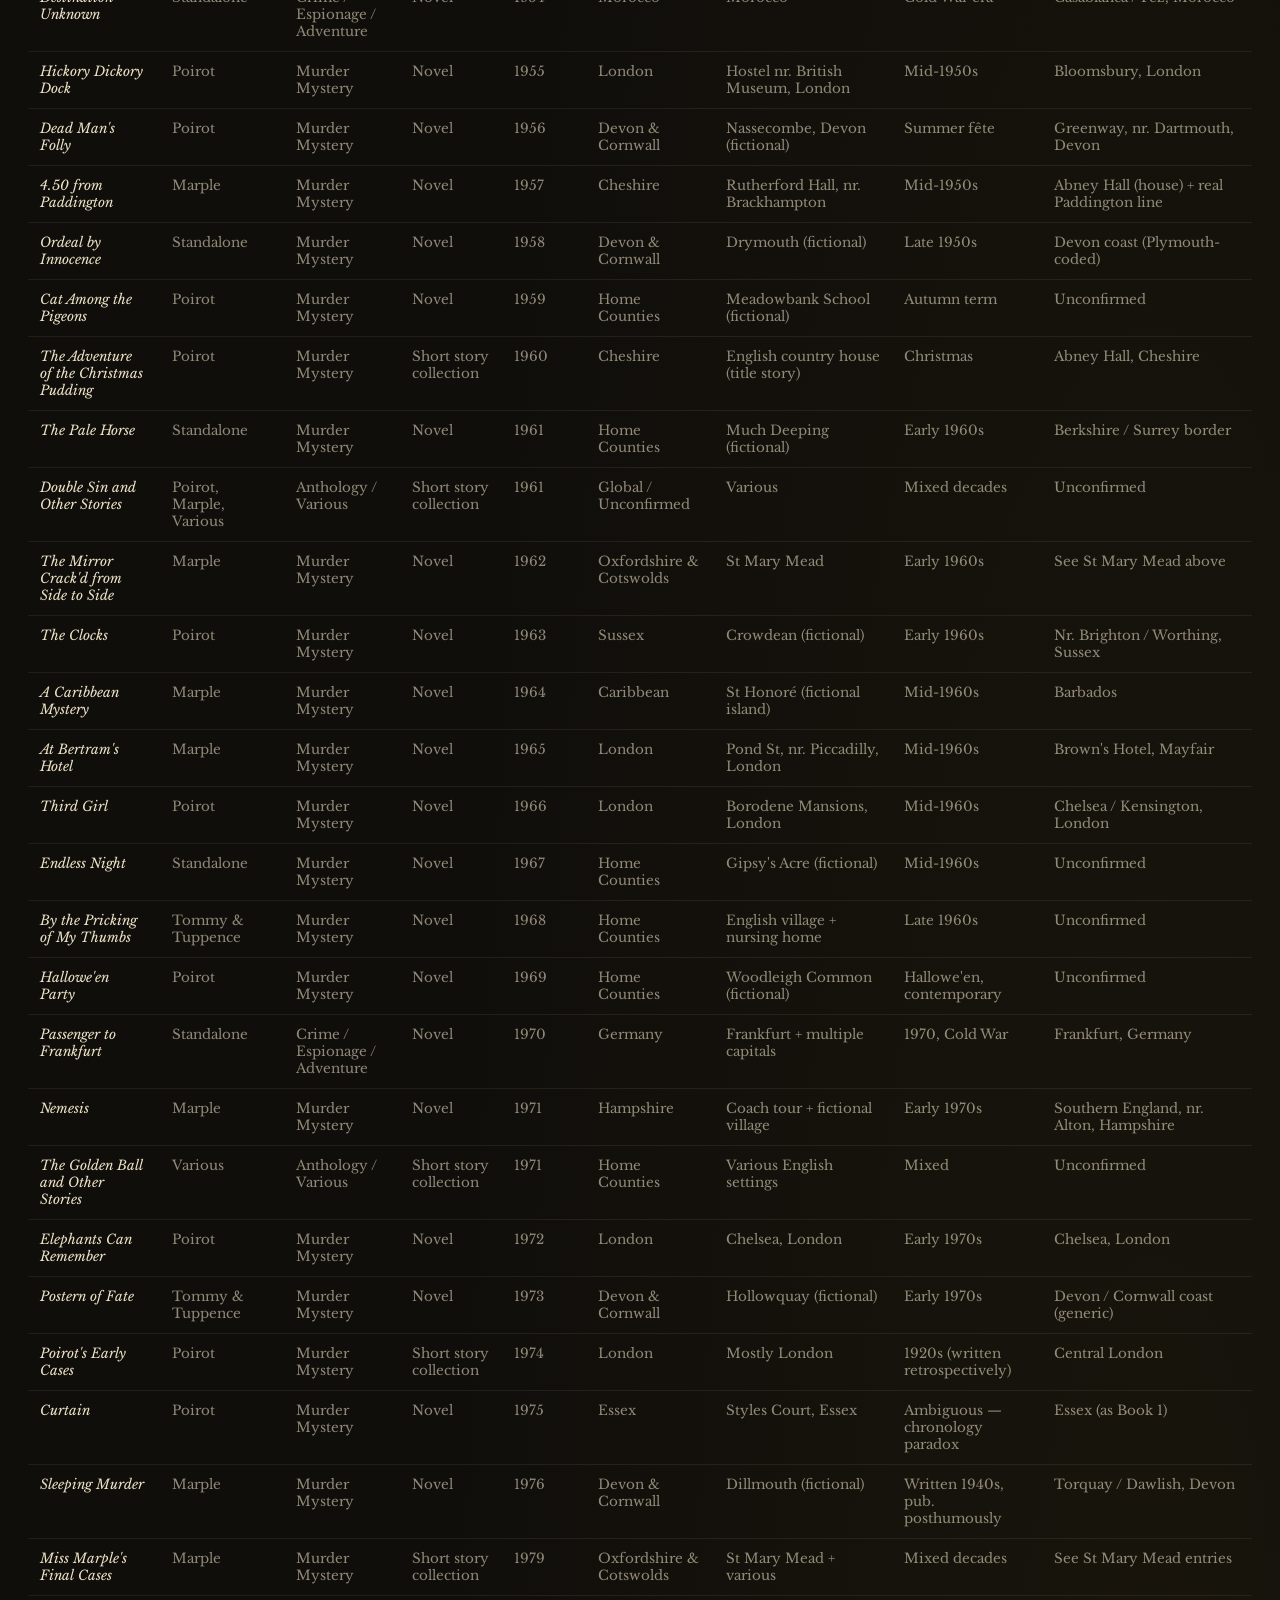
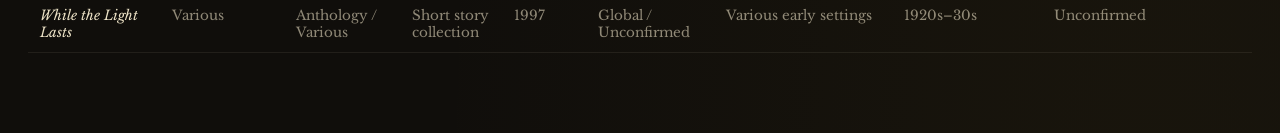
<file: projects/christie/christie-timeline-v2.html>
<!DOCTYPE html>
<html lang="en">
<head>
<meta charset="UTF-8">
<meta name="viewport" content="width=device-width, initial-scale=1.0">
<title>Christie Timeline — Bookshelf of Curiosities</title>
<style>
@import url('https://fonts.googleapis.com/css2?family=Libre+Baskerville:ital,wght@0,400;0,700;1,400&family=Instrument+Serif:ital@0;1&family=Syne:wght@500;700;800&family=Syne+Mono&display=swap');

:root{
  --ink:#100e0b; --panel:#171310; --panel-2:#1d1811;
  --rule: rgba(238,227,196,0.16); --rule-soft: rgba(238,227,196,0.08);
  --ivory:#ece2c6; --ivory-dim: rgba(236,226,198,0.58); --ivory-faint: rgba(236,226,198,0.32);
  --gold:#c9a227; --gold-bright:#e0bd45; --gold-dim: rgba(201,162,39,0.4);
  --loc-london:#e0bd45; --loc-uk:#7fae8e; --loc-europe:#c1653b; --loc-elsewhere:#8d8577;
}
*{box-sizing:border-box;}
html,body{margin:0;padding:0;background:var(--ink);color:var(--ivory);font-family:'Libre Baskerville',serif;}
body{background-image:
    radial-gradient(ellipse at 20% -10%, rgba(201,162,39,0.06), transparent 40%),
    radial-gradient(ellipse at 90% 110%, rgba(201,162,39,0.05), transparent 45%);}
.wrap{max-width:1440px;margin:0 auto;padding:36px 28px 80px;}

.masthead{border-bottom:1px solid var(--rule); padding-bottom:22px; margin-bottom:24px;}
.masthead-title{font-family:'Instrument Serif', serif; font-style:italic; font-size:46px; line-height:1; color:var(--ivory);}
.masthead-title em{font-style:normal; color:var(--gold-bright);}
.masthead-sub{font-family:'Syne Mono', monospace; font-size:11.5px; letter-spacing:0.04em; color:var(--ivory-dim); margin-top:8px; max-width:680px;}

.top-row{display:flex; justify-content:space-between; align-items:flex-start; gap:22px; margin-bottom:14px; flex-wrap:wrap;}
.filterbar{display:flex; flex-wrap:wrap; gap:22px; padding:16px 18px; background:var(--panel); border:1px solid var(--rule); flex:1 1 640px; min-width:340px;}
.filter-group{min-width:140px;}
.filter-label{font-family:'Syne Mono', monospace; font-size:10.5px; letter-spacing:0.08em; color:var(--gold-dim); display:block; margin-bottom:8px;}
.chip-row{display:flex; flex-wrap:wrap; gap:6px;}
.chip{font-family:'Syne Mono', monospace; font-size:10.5px; padding:5px 9px; border:1px solid var(--rule); color:var(--ivory-dim); cursor:pointer; background:transparent; user-select:none; transition:border-color .15s, color .15s, background .15s;}
.chip:hover{border-color:var(--gold-dim); color:var(--ivory);}
.chip.on{background:rgba(201,162,39,0.14); border-color:var(--gold); color:var(--gold-bright);}
.filter-clear{font-family:'Syne Mono', monospace; font-size:11px; color:var(--ivory-faint); background:none; border:none; cursor:pointer; text-decoration:underline; text-decoration-color:var(--rule); align-self:flex-start; margin-top:18px;}
.filter-clear:hover{color:var(--gold-bright);}
.result-count{font-family:'Syne Mono', monospace; font-size:11px; color:var(--ivory-faint); align-self:flex-start; margin-top:18px;}

.side-panel{flex:0 0 300px; display:flex; flex-direction:column; gap:14px; background:var(--panel); border:1px solid var(--rule); padding:16px 18px;}
.legend{display:flex; flex-direction:column; gap:10px; font-family:'Syne Mono', monospace; font-size:10.5px; color:var(--ivory-faint);}
.legend-title{color:var(--gold-dim); text-transform:uppercase; letter-spacing:0.06em; font-size:9.5px; margin-bottom:2px;}
.legend-row{display:flex; gap:14px; flex-wrap:wrap;}
.legend-item{display:flex; align-items:center; gap:6px;}
.legend-swatch{width:11px; height:11px; display:inline-block; background:var(--ivory-faint); border:1px solid var(--ink);}
.legend-swatch.tri{background:transparent; width:0; height:0; border-left:6px solid transparent; border-right:6px solid transparent; border-bottom:10px solid var(--ivory-faint);}
.legend-swatch.circ{border-radius:50%;}
.year-range{display:flex; align-items:center; gap:8px; font-family:'Syne Mono', monospace; font-size:11px; color:var(--ivory-dim); padding-top:10px; border-top:1px solid var(--rule);}
.year-range input[type=number]{width:60px; background:var(--panel-2); border:1px solid var(--rule); color:var(--ivory); font-family:'Syne Mono', monospace; font-size:11px; padding:5px 6px;}

.chart-wrap{background:var(--panel); border:1px solid var(--rule); padding:10px 4px 4px; margin-bottom:8px; overflow-x:auto;}
svg#timeline{display:block;}
.life-band{fill:rgba(201,162,39,0.05);}
.lane-band{fill:rgba(236,226,198,0.02);}
.lane-band.alt{fill:rgba(236,226,198,0.045);}
.lane-label{font-family:'Syne', sans-serif; font-weight:700; font-size:12px; fill:var(--ivory);}
.life-label{font-family:'Syne', sans-serif; font-weight:800; font-size:13px; fill:var(--gold-bright); letter-spacing:0.02em;}
.lane-count{font-family:'Syne Mono', monospace; font-size:9.5px; fill:var(--ivory-faint);}
.life-line{stroke:var(--gold-bright); stroke-width:3; stroke-linecap:round;}
.life-tick{stroke:var(--gold-dim); stroke-width:1;}
.span-bar{stroke:var(--gold-dim); stroke-width:2; stroke-linecap:round; opacity:0.5;}
.connector{stroke:var(--gold-dim); stroke-width:0.8; stroke-dasharray:1.5 3; opacity:0.35; pointer-events:none;}
.grid-line{stroke:var(--rule-soft); stroke-width:1;}
.grid-label{font-family:'Syne Mono', monospace; font-size:10px; fill:var(--ivory-faint);}
.dot-mark{cursor:pointer; stroke:var(--ink); stroke-width:0.8; transition:opacity .15s;}
.dot-mark.dim{opacity:0.15;}
.dot-mark.selected{stroke:#fff; stroke-width:1.6;}

.tooltip{position:fixed; z-index:40; pointer-events:none; opacity:0; transition:opacity .1s; max-width:280px; background:var(--ink); border:1px solid var(--gold-dim); padding:10px 12px; font-size:12px; line-height:1.5; font-family:'Libre Baskerville',serif; box-shadow:0 12px 30px rgba(0,0,0,.5);}
.tooltip b{display:block; font-style:italic; color:var(--gold-bright); margin-bottom:3px; font-size:13px;}
.tooltip .tt-meta{font-family:'Syne Mono', monospace; font-size:10.5px; color:var(--ivory-dim);}

.hint{font-family:'Syne Mono', monospace; font-size:11px; color:var(--ivory-faint); margin: 6px 4px 22px;}

table{width:100%; border-collapse:collapse; font-size:13.5px;}
thead th{text-align:left; font-family:'Syne Mono', monospace; font-size:10.5px; letter-spacing:0.06em; color:var(--gold-dim); border-bottom:1px solid var(--rule); padding:10px 12px; cursor:pointer; white-space:nowrap;}
thead th:hover{color:var(--gold-bright);}
thead th.sorted::after{content:' ▾'; color:var(--gold-bright);}
tbody tr{border-bottom:1px solid var(--rule-soft); cursor:pointer; transition:background .12s;}
tbody tr:hover{background:rgba(236,226,198,0.03);}
tbody tr.selected{background:rgba(201,162,39,0.09);}
tbody td{padding:11px 12px; vertical-align:top; color:var(--ivory-dim);}
tbody td.title-cell{color:var(--ivory); font-style:italic;}
tbody tr.dim{opacity:0.28;}

@media (max-width:900px){ .top-row{flex-direction:column;} .side-panel{flex:1 1 auto;} }
</style>
</head>
<body>
<div class="wrap">
  <div class="masthead">
    <div class="masthead-title">Christie <em>Timeline</em></div>
    <div class="masthead-sub">Every case laid along Agatha Christie's own lifetime (1890–1976) — the spine at top — with works branching down into the protagonist who carries them.</div>
  </div>

  <div class="top-row">
    <div class="filterbar" id="filterbar"></div>
    <div class="side-panel">
      <div class="legend" id="legend"></div>
      <div class="year-range">
        <span class="filter-label" style="margin:0;">Year</span>
        <input type="number" id="yearMin" /> – <input type="number" id="yearMax" />
        <button class="filter-clear" id="resetYears" style="margin:0;">reset</button>
      </div>
    </div>
  </div>

  <div class="chart-wrap"><svg id="timeline"></svg></div>
  <div id="tooltip" class="tooltip"></div>
  <div class="hint">Gold line at top is Christie's own lifetime (born 15 Sep 1890, died 12 Jan 1976). Dashed threads drop each work down into its protagonist's lane. Shape = format (▪ novel · ▸ short story · ● collection); colour = broad location; the location filter itself is finer-grained.</div>

  <table id="tl-table">
    <thead>
      <tr>
        <th data-key="title">Title</th>
        <th data-key="protagonist">Protagonist</th>
        <th data-key="type">Type</th>
        <th data-key="format">Format</th>
        <th data-key="year">Published</th>
        <th data-key="region">Location</th>
        <th data-key="loc">In‑universe location</th>
        <th data-key="time">In‑universe time</th>
        <th data-key="realWorld">Closest real place</th>
      </tr>
    </thead>
    <tbody id="tl-tbody"></tbody>
  </table>
</div>

<script>
/* =====================================================================
   DATA
   panel: london | uk | europe | elsewhere  → marker COLOUR (broad, 4-way)
   region: finer-grained real-world place    → LOCATION FILTER (~20-way)
   f: Novel | Short story | Short story collection → marker SHAPE
   ===================================================================== */
const DATA = [
{t:"The Mysterious Affair at Styles", p:["Poirot"], ty:"Murder Mystery", f:"Novel", yr:1920, loc:"Styles Court, Essex", time:"WWI, contemporary", panel:"uk", region:"Essex", rw:"Abney Hall, Cheshire (interior model)"},
{t:"The Murder on the Links", p:["Poirot"], ty:"Murder Mystery", f:"Novel", yr:1923, loc:"Merlinville-sur-Mer, France", time:"Early 1920s", panel:"europe", region:"France", rw:"Normandy coast, France (generic)"},
{t:"The Murder of Roger Ackroyd", p:["Poirot"], ty:"Murder Mystery", f:"Novel", yr:1926, loc:"King's Abbot (fictional)", time:"Mid-1920s", panel:"uk", region:"Home Counties", rw:"Unconfirmed, Berkshire/Oxfordshire guess"},
{t:"The Big Four", p:["Poirot"], ty:"Crime / Espionage / Adventure", f:"Novel", yr:1927, loc:"London + global", time:"Late 1920s", panel:"elsewhere", region:"Global / Unconfirmed", rw:"N/A — deliberately global"},
{t:"The Mystery of the Blue Train", p:["Poirot"], ty:"Murder Mystery", f:"Novel", yr:1928, loc:"Calais–Nice train; French Riviera", time:"Late 1920s", panel:"europe", region:"France", rw:"Nice / Antibes, France"},
{t:"Peril at End House", p:["Poirot"], ty:"Murder Mystery", f:"Novel", yr:1932, loc:"St Loo (fictional)", time:"Early 1930s", panel:"uk", region:"Devon & Cornwall", rw:"Torquay / Dartmouth, Devon"},
{t:"Lord Edgware Dies", p:["Poirot"], ty:"Murder Mystery", f:"Novel", yr:1933, loc:"Regent Gate, London (fictional)", time:"Early 1930s", panel:"london", region:"London", rw:"Mayfair / Marylebone, London"},
{t:"Murder on the Orient Express", p:["Poirot"], ty:"Murder Mystery", f:"Novel", yr:1934, loc:"Istanbul–Calais train, nr. Vinkovci", time:"Winter, explicit snowdrift", panel:"europe", region:"The Balkans", rw:"Vinkovci, Croatia (then Yugoslavia)"},
{t:"Three Act Tragedy", p:["Poirot"], ty:"Murder Mystery", f:"Novel", yr:1934, loc:"Loomouth, Cornwall; London", time:"Mid-1930s", panel:"uk", region:"Devon & Cornwall", rw:"Looe, Cornwall (name similarity)"},
{t:"Death in the Clouds", p:["Poirot"], ty:"Murder Mystery", f:"Novel", yr:1935, loc:"Paris–Croydon flight", time:"Mid-1930s", panel:"london", region:"London", rw:"Croydon Airport, London"},
{t:"The ABC Murders", p:["Poirot"], ty:"Murder Mystery", f:"Novel", yr:1936, loc:"Andover, Bexhill, Churston, Doncaster", time:"Mid-1930s", panel:"uk", region:"Yorkshire", rw:"Same, real named towns"},
{t:"Murder in Mesopotamia", p:["Poirot"], ty:"Murder Mystery", f:"Novel", yr:1936, loc:"Dig site nr. Hassanieh, Iraq", time:"Mid-1930s", panel:"europe", region:"Iraq", rw:"Nimrud / Ur region, Iraq"},
{t:"Cards on the Table", p:["Poirot"], ty:"Murder Mystery", f:"Novel", yr:1936, loc:"Park Lane flat, London", time:"Autumn (implied Nov.)", panel:"london", region:"London", rw:"Park Lane, Mayfair"},
{t:"Dumb Witness", p:["Poirot"], ty:"Murder Mystery", f:"Novel", yr:1937, loc:"Market Basing (fictional)", time:"Spring 1936", panel:"uk", region:"Oxfordshire & Cotswolds", rw:"Wallingford, Oxfordshire"},
{t:"Death on the Nile", p:["Poirot"], ty:"Murder Mystery", f:"Novel", yr:1937, loc:"Nile steamer (Aswan–Wadi Halfa)", time:"Winter tourist season", panel:"europe", region:"Egypt", rw:"Aswan / Abu Simbel, Egypt"},
{t:"Appointment with Death", p:["Poirot"], ty:"Murder Mystery", f:"Novel", yr:1938, loc:"Petra, Jordan", time:"Spring", panel:"europe", region:"Jordan", rw:"Petra, Jordan"},
{t:"Hercule Poirot's Christmas", p:["Poirot"], ty:"Murder Mystery", f:"Novel", yr:1938, loc:"Gorston Hall (fictional)", time:"Christmas", panel:"uk", region:"Cheshire", rw:"Abney Hall, Cheshire"},
{t:"Sad Cypress", p:["Poirot"], ty:"Murder Mystery", f:"Novel", yr:1940, loc:"Hunterbury (fictional)", time:"Late 1930s", panel:"uk", region:"Home Counties", rw:"Unconfirmed, Home Counties"},
{t:"One, Two, Buckle My Shoe", p:["Poirot"], ty:"Murder Mystery", f:"Novel", yr:1940, loc:"Queen Charlotte St, London", time:"1940, wartime", panel:"london", region:"London", rw:"Westminster, London"},
{t:"Evil Under the Sun", p:["Poirot"], ty:"Murder Mystery", f:"Novel", yr:1941, loc:"Smugglers' Island (fictional)", time:"Summer", panel:"uk", region:"Devon & Cornwall", rw:"Burgh Island, South Devon"},
{t:"Five Little Pigs", p:["Poirot"], ty:"Murder Mystery", f:"Novel", yr:1942, loc:"Unnamed English country house", time:"Present-day probe of old murder", panel:"uk", region:"Home Counties", rw:"Unconfirmed"},
{t:"The Hollow", p:["Poirot"], ty:"Murder Mystery", f:"Novel", yr:1946, loc:"\"The Hollow\", nr. London", time:"Mid-1940s", panel:"uk", region:"Home Counties", rw:"A real house w/ pool (Christie's dedication; unnamed)"},
{t:"Taken at the Flood", p:["Poirot"], ty:"Murder Mystery", f:"Novel", yr:1948, loc:"Warmsley Vale (fictional)", time:"Just after WWII", panel:"uk", region:"Home Counties", rw:"Unconfirmed, Home Counties"},
{t:"Mrs McGinty's Dead", p:["Poirot"], ty:"Murder Mystery", f:"Novel", yr:1952, loc:"Broadhinny (fictional)", time:"Early 1950s", panel:"uk", region:"Home Counties", rw:"Unconfirmed"},
{t:"After the Funeral", p:["Poirot"], ty:"Murder Mystery", f:"Novel", yr:1953, loc:"Enderby Hall (fictional)", time:"Early 1950s", panel:"uk", region:"Cheshire", rw:"Abney Hall, Cheshire"},
{t:"Hickory Dickory Dock", p:["Poirot"], ty:"Murder Mystery", f:"Novel", yr:1955, loc:"Hostel nr. British Museum, London", time:"Mid-1950s", panel:"london", region:"London", rw:"Bloomsbury, London"},
{t:"Dead Man's Folly", p:["Poirot"], ty:"Murder Mystery", f:"Novel", yr:1956, loc:"Nassecombe, Devon (fictional)", time:"Summer fête", panel:"uk", region:"Devon & Cornwall", rw:"Greenway, nr. Dartmouth, Devon"},
{t:"Cat Among the Pigeons", p:["Poirot"], ty:"Murder Mystery", f:"Novel", yr:1959, loc:"Meadowbank School (fictional)", time:"Autumn term", panel:"uk", region:"Home Counties", rw:"Unconfirmed"},
{t:"The Clocks", p:["Poirot"], ty:"Murder Mystery", f:"Novel", yr:1963, loc:"Crowdean (fictional)", time:"Early 1960s", panel:"uk", region:"Sussex", rw:"Nr. Brighton / Worthing, Sussex"},
{t:"Third Girl", p:["Poirot"], ty:"Murder Mystery", f:"Novel", yr:1966, loc:"Borodene Mansions, London", time:"Mid-1960s", panel:"london", region:"London", rw:"Chelsea / Kensington, London"},
{t:"Hallowe'en Party", p:["Poirot"], ty:"Murder Mystery", f:"Novel", yr:1969, loc:"Woodleigh Common (fictional)", time:"Hallowe'en, contemporary", panel:"uk", region:"Home Counties", rw:"Unconfirmed"},
{t:"Elephants Can Remember", p:["Poirot"], ty:"Murder Mystery", f:"Novel", yr:1972, loc:"Chelsea, London", time:"Early 1970s", panel:"london", region:"London", rw:"Chelsea, London"},
{t:"Curtain", p:["Poirot"], ty:"Murder Mystery", f:"Novel", yr:1975, loc:"Styles Court, Essex", time:"Ambiguous — chronology paradox", panel:"uk", region:"Essex", rw:"Essex (as Book 1)"},
{t:"The Murder at the Vicarage", p:["Marple"], ty:"Murder Mystery", f:"Novel", yr:1930, loc:"St Mary Mead", time:"1930", panel:"uk", region:"Oxfordshire & Cotswolds", rw:"Contested: Wallingford, Oxon / Hampshire"},
{t:"The Body in the Library", p:["Marple"], ty:"Murder Mystery", f:"Novel", yr:1942, loc:"St Mary Mead + Gossington Hall", time:"Wartime", panel:"uk", region:"Oxfordshire & Cotswolds", rw:"Same St Mary Mead question"},
{t:"The Moving Finger", p:["Marple"], ty:"Murder Mystery", f:"Novel", yr:1942, loc:"Lymstock (fictional)", time:"Wartime", panel:"uk", region:"Devon & Cornwall", rw:"Unconfirmed, Devon/Somerset-coded"},
{t:"A Murder Is Announced", p:["Marple"], ty:"Murder Mystery", f:"Novel", yr:1950, loc:"Chipping Cleghorn (fictional)", time:"1950", panel:"uk", region:"Oxfordshire & Cotswolds", rw:"Cotswolds (Oxon / Glos)"},
{t:"They Do It with Mirrors", p:["Marple"], ty:"Murder Mystery", f:"Novel", yr:1952, loc:"Stonygates (fictional)", time:"Early 1950s", panel:"uk", region:"Cheshire", rw:"Abney Hall, Cheshire"},
{t:"A Pocket Full of Rye", p:["Marple"], ty:"Murder Mystery", f:"Novel", yr:1953, loc:"Yewtree Lodge, nr. London", time:"Early 1950s", panel:"uk", region:"Home Counties", rw:"Unconfirmed, Home Counties"},
{t:"4.50 from Paddington", p:["Marple"], ty:"Murder Mystery", f:"Novel", yr:1957, loc:"Rutherford Hall, nr. Brackhampton", time:"Mid-1950s", panel:"uk", region:"Cheshire", rw:"Abney Hall (house) + real Paddington line"},
{t:"The Mirror Crack'd from Side to Side", p:["Marple"], ty:"Murder Mystery", f:"Novel", yr:1962, loc:"St Mary Mead", time:"Early 1960s", panel:"uk", region:"Oxfordshire & Cotswolds", rw:"See St Mary Mead above"},
{t:"A Caribbean Mystery", p:["Marple"], ty:"Murder Mystery", f:"Novel", yr:1964, loc:"St Honoré (fictional island)", time:"Mid-1960s", panel:"elsewhere", region:"Caribbean", rw:"Barbados"},
{t:"At Bertram's Hotel", p:["Marple"], ty:"Murder Mystery", f:"Novel", yr:1965, loc:"Pond St, nr. Piccadilly, London", time:"Mid-1960s", panel:"london", region:"London", rw:"Brown's Hotel, Mayfair"},
{t:"Nemesis", p:["Marple"], ty:"Murder Mystery", f:"Novel", yr:1971, loc:"Coach tour + fictional village", time:"Early 1970s", panel:"uk", region:"Hampshire", rw:"Southern England, nr. Alton, Hampshire"},
{t:"Sleeping Murder", p:["Marple"], ty:"Murder Mystery", f:"Novel", yr:1976, loc:"Dillmouth (fictional)", time:"Written 1940s, pub. posthumously", panel:"uk", region:"Devon & Cornwall", rw:"Torquay / Dawlish, Devon"},
{t:"The Sittaford Mystery", p:["Standalone"], ty:"Murder Mystery", f:"Novel", yr:1931, loc:"Dartmoor, England", time:"Winter, snowbound", panel:"uk", region:"Devon & Cornwall", rw:"Dartmoor, Devon"},
{t:"Why Didn't They Ask Evans?", p:["Standalone"], ty:"Crime / Espionage / Adventure", f:"Novel", yr:1934, loc:"Wales (Marchbolt) + England", time:"Mid-1930s", panel:"uk", region:"Wales", rw:"Welsh coast, poss. nr. Barmouth"},
{t:"Murder Is Easy", p:["Standalone"], ty:"Murder Mystery", f:"Novel", yr:1939, loc:"Wychwood-under-Ashe (fictional)", time:"Late 1930s", panel:"uk", region:"Oxfordshire & Cotswolds", rw:"Oxfordshire (real Wychwood Forest)"},
{t:"And Then There Were None", p:["Standalone"], ty:"Murder Mystery", f:"Novel", yr:1939, loc:"Soldier Island (fictional)", time:"Late 1930s", panel:"uk", region:"Devon & Cornwall", rw:"Burgh Island, South Devon"},
{t:"Towards Zero", p:["Standalone"], ty:"Murder Mystery", f:"Novel", yr:1944, loc:"Saltcreek (fictional)", time:"Wartime", panel:"uk", region:"Devon & Cornwall", rw:"Salcombe / Kingsbridge, Devon"},
{t:"Death Comes as the End", p:["Standalone"], ty:"Murder Mystery", f:"Novel", yr:1944, loc:"Thebes, Egypt", time:"c. 2000 BC", panel:"europe", region:"Egypt", rw:"Thebes (modern Luxor), Egypt"},
{t:"Sparkling Cyanide", p:["Standalone"], ty:"Murder Mystery", f:"Novel", yr:1945, loc:"Luxembourg restaurant, London", time:"Wartime-adjacent", panel:"london", region:"London", rw:"West End, London"},
{t:"Crooked House", p:["Standalone"], ty:"Murder Mystery", f:"Novel", yr:1949, loc:"Swinly Dean, nr. London", time:"Late 1940s", panel:"uk", region:"Home Counties", rw:"Surrey / Kent commuter belt"},
{t:"Ordeal by Innocence", p:["Standalone"], ty:"Murder Mystery", f:"Novel", yr:1958, loc:"Drymouth (fictional)", time:"Late 1950s", panel:"uk", region:"Devon & Cornwall", rw:"Devon coast (Plymouth-coded)"},
{t:"The Pale Horse", p:["Standalone"], ty:"Murder Mystery", f:"Novel", yr:1961, loc:"Much Deeping (fictional)", time:"Early 1960s", panel:"uk", region:"Home Counties", rw:"Berkshire / Surrey border"},
{t:"Endless Night", p:["Standalone"], ty:"Murder Mystery", f:"Novel", yr:1967, loc:"Gipsy's Acre (fictional)", time:"Mid-1960s", panel:"uk", region:"Home Counties", rw:"Unconfirmed"},
{t:"The Secret Adversary", p:["Tommy & Tuppence"], ty:"Crime / Espionage / Adventure", f:"Novel", yr:1922, loc:"London (Ritz, Whitehall)", time:"Just after WWI", panel:"london", region:"London", rw:"Piccadilly / Whitehall, London"},
{t:"Partners in Crime", p:["Tommy & Tuppence"], ty:"Crime / Espionage / Adventure", f:"Short story collection", yr:1929, loc:"Intl. Detective Agency, London", time:"Late 1920s", panel:"london", region:"London", rw:"Bloomsbury / central London"},
{t:"N or M?", p:["Tommy & Tuppence"], ty:"Crime / Espionage / Adventure", f:"Novel", yr:1941, loc:"Leahampton (fictional)", time:"WWII, explicit", panel:"uk", region:"Home Counties", rw:"South coast, poss. Bournemouth"},
{t:"By the Pricking of My Thumbs", p:["Tommy & Tuppence"], ty:"Murder Mystery", f:"Novel", yr:1968, loc:"English village + nursing home", time:"Late 1960s", panel:"uk", region:"Home Counties", rw:"Unconfirmed"},
{t:"Postern of Fate", p:["Tommy & Tuppence"], ty:"Murder Mystery", f:"Novel", yr:1973, loc:"Hollowquay (fictional)", time:"Early 1970s", panel:"uk", region:"Devon & Cornwall", rw:"Devon / Cornwall coast (generic)"},
{t:"The Man in the Brown Suit", p:["Standalone"], ty:"Crime / Espionage / Adventure", f:"Novel", yr:1924, loc:"London; South Africa", time:"Early 1920s", panel:"elsewhere", region:"South Africa", rw:"Cape Town / Kimberley, South Africa"},
{t:"The Secret of Chimneys", p:["Standalone"], ty:"Crime / Espionage / Adventure", f:"Novel", yr:1925, loc:"Chimneys (fictional)", time:"Mid-1920s", panel:"uk", region:"Cheshire", rw:"Abney Hall, Cheshire"},
{t:"The Seven Dials Mystery", p:["Standalone"], ty:"Crime / Espionage / Adventure", f:"Novel", yr:1929, loc:"Chimneys (sequel)", time:"Late 1920s", panel:"uk", region:"Cheshire", rw:"Abney Hall, Cheshire"},
{t:"Destination Unknown", p:["Standalone"], ty:"Crime / Espionage / Adventure", f:"Novel", yr:1954, loc:"Morocco", time:"Cold War era", panel:"europe", region:"Morocco", rw:"Casablanca / Fez, Morocco"},
{t:"Passenger to Frankfurt", p:["Standalone"], ty:"Crime / Espionage / Adventure", f:"Novel", yr:1970, loc:"Frankfurt + multiple capitals", time:"1970, Cold War", panel:"europe", region:"Germany", rw:"Frankfurt, Germany"},
{t:"The Mysterious Mr Quin (English tales)", p:["Quin & Satterthwaite"], ty:"Mystery (light)", f:"Short story collection", yr:1930, loc:"Various English country houses", time:"1920s", panel:"uk", region:"Home Counties", rw:"Composite — not specifically located"},
{t:"\"The Soul of the Croupier\"", p:["Quin & Satterthwaite"], ty:"Mystery (light)", f:"Short story", yr:1926, loc:"Monte Carlo", time:"1920s", panel:"europe", region:"Monaco & Corsica", rw:"Monaco"},
{t:"\"The World's End\"", p:["Quin & Satterthwaite"], ty:"Mystery (light)", f:"Short story", yr:1926, loc:"Corsica", time:"1920s", panel:"europe", region:"Monaco & Corsica", rw:"Corsica"},
{t:"Parker Pyne Investigates (client cases)", p:["Parker Pyne"], ty:"Mystery (light)", f:"Short story collection", yr:1934, loc:"London office, Richmond Street", time:"Early 1930s", panel:"london", region:"London", rw:"Central London"},
{t:"\"Have You Got Everything You Want?\"", p:["Parker Pyne"], ty:"Mystery (light)", f:"Short story", yr:1933, loc:"Orient Express train", time:"1933", panel:"europe", region:"The Balkans", rw:"Simplon-Orient-Express route, Europe"},
{t:"\"The Gate of Baghdad\"", p:["Parker Pyne"], ty:"Mystery (light)", f:"Short story", yr:1933, loc:"Baghdad, Iraq", time:"1933", panel:"europe", region:"Iraq", rw:"Baghdad, Iraq"},
{t:"\"The House at Shiraz\"", p:["Parker Pyne"], ty:"Mystery (light)", f:"Short story", yr:1933, loc:"Shiraz / Teheran, Persia", time:"1933", panel:"europe", region:"Iran", rw:"Shiraz, Iran"},
{t:"\"The Pearl of Price\"", p:["Parker Pyne"], ty:"Mystery (light)", f:"Short story", yr:1933, loc:"Petra, Jordan", time:"1933", panel:"europe", region:"Jordan", rw:"Petra, Jordan"},
{t:"\"Death on the Nile\" (short story)", p:["Parker Pyne"], ty:"Mystery (light)", f:"Short story", yr:1933, loc:"Nile cruise, Egypt", time:"1933", panel:"europe", region:"Egypt", rw:"Nile River, Egypt"},
{t:"\"The Oracle at Delphi\"", p:["Parker Pyne"], ty:"Mystery (light)", f:"Short story", yr:1933, loc:"Delphi, Greece", time:"1933", panel:"europe", region:"Greece", rw:"Delphi, Greece"},
{t:"\"The Regatta Mystery\" (Parker Pyne)", p:["Parker Pyne"], ty:"Mystery (light)", f:"Short story", yr:1936, loc:"Dartmouth Harbour, Devon", time:"Mid-1930s", panel:"uk", region:"Devon & Cornwall", rw:"Dartmouth, Devon"},
{t:"\"Problem at Pollensa Bay\"", p:["Parker Pyne"], ty:"Mystery (light)", f:"Short story", yr:1935, loc:"Pollença Bay, Mallorca", time:"Mid-1930s", panel:"europe", region:"Spain (Mallorca)", rw:"Pollença, Mallorca, Spain"},
{t:"Poirot Investigates", p:["Poirot"], ty:"Murder Mystery", f:"Short story collection", yr:1924, loc:"Mostly London, some international", time:"Early 1920s", panel:"london", region:"London", rw:"Central London (Poirot's early flat)"},
{t:"The Listerdale Mystery", p:["Various"], ty:"Anthology / Various", f:"Short story collection", yr:1934, loc:"Various English settings", time:"Early 1930s", panel:"uk", region:"Home Counties", rw:"Unconfirmed"},
{t:"The Labours of Hercules", p:["Poirot"], ty:"Murder Mystery", f:"Short story collection", yr:1947, loc:"Various, London + Europe (myth-themed)", time:"Mid-1940s", panel:"europe", region:"Global / Unconfirmed", rw:"Mixed — several explicitly European"},
{t:"The Adventure of the Christmas Pudding", p:["Poirot"], ty:"Murder Mystery", f:"Short story collection", yr:1960, loc:"English country house (title story)", time:"Christmas", panel:"uk", region:"Cheshire", rw:"Abney Hall, Cheshire"},
{t:"Double Sin and Other Stories", p:["Poirot","Marple","Various"], ty:"Anthology / Various", f:"Short story collection", yr:1961, loc:"Various", time:"Mixed decades", panel:"elsewhere", region:"Global / Unconfirmed", rw:"Unconfirmed"},
{t:"The Golden Ball and Other Stories", p:["Various"], ty:"Anthology / Various", f:"Short story collection", yr:1971, loc:"Various English settings", time:"Mixed", panel:"uk", region:"Home Counties", rw:"Unconfirmed"},
{t:"Poirot's Early Cases", p:["Poirot"], ty:"Murder Mystery", f:"Short story collection", yr:1974, loc:"Mostly London", time:"1920s (written retrospectively)", panel:"london", region:"London", rw:"Central London"},
{t:"Miss Marple's Final Cases", p:["Marple"], ty:"Murder Mystery", f:"Short story collection", yr:1979, loc:"St Mary Mead + various", time:"Mixed decades", panel:"uk", region:"Oxfordshire & Cotswolds", rw:"See St Mary Mead entries"},
{t:"While the Light Lasts", p:["Various"], ty:"Anthology / Various", f:"Short story collection", yr:1997, loc:"Various early settings", time:"1920s–30s", panel:"elsewhere", region:"Global / Unconfirmed", rw:"Unconfirmed"},
];
DATA.forEach((d,i)=>{ d.id = i; });

const CHRISTIE_LIFE = { born:1890, died:1976, bornLabel:"15 Sep 1890", diedLabel:"12 Jan 1976" };
const LANES = ["Poirot","Marple","Parker Pyne","Quin & Satterthwaite","Tommy & Tuppence","Standalone","Various"];
const LOC_COLOR = {london:"var(--loc-london)", uk:"var(--loc-uk)", europe:"var(--loc-europe)", elsewhere:"var(--loc-elsewhere)"};
const REGIONS = ["London","Essex","Devon & Cornwall","Oxfordshire & Cotswolds","Cheshire","Wales","Sussex","Yorkshire","Hampshire","Home Counties",
  "France","The Balkans","Egypt","Jordan","Iraq","Iran","Greece","Spain (Mallorca)","Morocco","Germany","Monaco & Corsica",
  "South Africa","Caribbean","Global / Unconfirmed"];
const FORMAT_SHAPE = {"Novel":"square","Short story":"triangle","Short story collection":"circle"};

const state = {
  filters:{ protagonist:new Set(), region:new Set(), format:new Set() },
  yearMin:null, yearMax:null,
  selectedId:null, sortKey:"yr", sortDir:1
};
const YEAR_BOUNDS = [1920, 1997];

function uniqueProtagonists(){ return [...new Set(DATA.flatMap(d=>d.p))].sort((a,b)=>{
  const ia=LANES.indexOf(a), ib=LANES.indexOf(b);
  return (ia<0?99:ia)-(ib<0?99:ib);
}); }

function matches(d){
  const f = state.filters;
  if(f.protagonist.size && !d.p.some(x=>f.protagonist.has(x))) return false;
  if(f.region.size && !f.region.has(d.region)) return false;
  if(f.format.size && !f.format.has(d.f)) return false;
  if(state.yearMin!==null && d.yr < state.yearMin) return false;
  if(state.yearMax!==null && d.yr > state.yearMax) return false;
  return true;
}

/* =====================================================================
   FILTER BAR (left) + LEGEND/YEAR (right)
   ===================================================================== */
function renderFilterBar(){
  const container = document.getElementById("filterbar");
  container.innerHTML = "";
  const groups = [
    {key:"protagonist", label:"Protagonist", opts:uniqueProtagonists()},
    {key:"region", label:"Location", opts:REGIONS.filter(r=>DATA.some(d=>d.region===r))},
    {key:"format", label:"Format", opts:["Novel","Short story","Short story collection"]},
  ];
  groups.forEach(g=>{
    const wrap = document.createElement("div"); wrap.className = "filter-group";
    const lbl = document.createElement("span"); lbl.className = "filter-label"; lbl.textContent = g.label;
    wrap.appendChild(lbl);
    const row = document.createElement("div"); row.className = "chip-row";
    g.opts.forEach(opt=>{
      const chip = document.createElement("button");
      chip.className = "chip" + (state.filters[g.key].has(opt) ? " on" : "");
      chip.textContent = opt;
      chip.onclick = ()=>{
        if(state.filters[g.key].has(opt)) state.filters[g.key].delete(opt);
        else state.filters[g.key].add(opt);
        renderAll();
      };
      row.appendChild(chip);
    });
    wrap.appendChild(row);
    container.appendChild(wrap);
  });
  const clear = document.createElement("button");
  clear.className = "filter-clear"; clear.textContent = "Clear filters";
  clear.onclick = ()=>{ Object.values(state.filters).forEach(s=>s.clear()); renderAll(); };
  container.appendChild(clear);
  const count = document.createElement("div");
  count.className = "result-count";
  count.textContent = DATA.filter(matches).length + " / " + DATA.length + " entries";
  container.appendChild(count);
}

function renderLegend(){
  document.getElementById("legend").innerHTML = `
    <div>
      <div class="legend-title">Shape · format</div>
      <div class="legend-row">
        <span class="legend-item"><span class="legend-swatch"></span> Novel</span>
        <span class="legend-item"><span class="legend-swatch tri"></span> Short story</span>
        <span class="legend-item"><span class="legend-swatch circ"></span> Collection</span>
      </div>
    </div>
    <div>
      <div class="legend-title">Colour · location</div>
      <div class="legend-row">
        <span class="legend-item"><span class="legend-swatch" style="background:var(--loc-london)"></span> London</span>
        <span class="legend-item"><span class="legend-swatch" style="background:var(--loc-uk)"></span> UK</span>
        <span class="legend-item"><span class="legend-swatch" style="background:var(--loc-europe)"></span> Europe/Orient</span>
        <span class="legend-item"><span class="legend-swatch" style="background:var(--loc-elsewhere)"></span> Elsewhere</span>
      </div>
    </div>
    <div>
      <div class="legend-title">Structure</div>
      <div class="legend-row">
        <span class="legend-item"><span style="width:16px;height:3px;background:var(--gold-bright);display:inline-block;"></span> Christie's lifetime</span>
      </div>
    </div>
  `;
}

/* =====================================================================
   TIMELINE CHART — Christie's lifetime as the spine, works drop into lanes
   ===================================================================== */
function shapeEl(shape, cx, cy, r, cls){
  const ns = "http://www.w3.org/2000/svg";
  if(shape==="square"){
    const el = document.createElementNS(ns,"rect");
    const s = r*1.8;
    el.setAttribute("x",cx-s/2); el.setAttribute("y",cy-s/2); el.setAttribute("width",s); el.setAttribute("height",s);
    el.setAttribute("class",cls); return el;
  }
  if(shape==="triangle"){
    const el = document.createElementNS(ns,"polygon");
    const s = r*2.3;
    el.setAttribute("points", `${cx},${cy-s*0.62} ${cx-s*0.55},${cy+s*0.42} ${cx+s*0.55},${cy+s*0.42}`);
    el.setAttribute("class",cls); return el;
  }
  const el = document.createElementNS(ns,"circle");
  el.setAttribute("cx",cx); el.setAttribute("cy",cy); el.setAttribute("r",r);
  el.setAttribute("class",cls); return el;
}

let tt;
function tip(evt, html){
  if(!tt) tt = document.getElementById("tooltip");
  tt.innerHTML = html;
  tt.style.left = (evt.clientX+14)+"px";
  tt.style.top = (evt.clientY+14)+"px";
  tt.style.opacity = 1;
}
function untip(){ if(tt) tt.style.opacity = 0; }

function renderTimeline(){
  const svgNS = "http://www.w3.org/2000/svg";
  const svg = document.getElementById("timeline");
  svg.innerHTML = "";

  const pad = 3;
  const start = Math.min(YEAR_BOUNDS[0], CHRISTIE_LIFE.born) - pad;
  const end = Math.max(YEAR_BOUNDS[1], CHRISTIE_LIFE.died) + pad;

  const left = 168, right = 40, top = 34, lifeRowH = 56, rowH = 56;
  const plotW = Math.max(1000, (end-start)*8);
  const w = left+plotW+right;
  const h = top + lifeRowH + LANES.length*rowH + 24;
  svg.setAttribute("width", w); svg.setAttribute("height", h);
  svg.setAttribute("viewBox", `0 0 ${w} ${h}`);

  const x = yr => left + ((yr-start)/(end-start))*plotW;

  // decade gridlines spanning the whole chart height
  let gStart = Math.ceil(start/10)*10;
  for(let yr=gStart; yr<=end; yr+=10){
    const xx = x(yr);
    const line = document.createElementNS(svgNS,"line");
    line.setAttribute("class","grid-line");
    line.setAttribute("x1",xx); line.setAttribute("x2",xx); line.setAttribute("y1",top-6); line.setAttribute("y2",h-10);
    svg.appendChild(line);
    const label = document.createElementNS(svgNS,"text");
    label.setAttribute("class","grid-label"); label.setAttribute("x",xx); label.setAttribute("y",top-12); label.setAttribute("text-anchor","middle");
    label.textContent = yr;
    svg.appendChild(label);
  }

  // ---- Christie's lifetime: the primary spine ----
  const lifeY = top + lifeRowH/2;
  const lifeBand = document.createElementNS(svgNS,"rect");
  lifeBand.setAttribute("class","life-band");
  lifeBand.setAttribute("x",0); lifeBand.setAttribute("y",top); lifeBand.setAttribute("width",w); lifeBand.setAttribute("height",lifeRowH);
  svg.appendChild(lifeBand);

  const lifeLine = document.createElementNS(svgNS,"line");
  lifeLine.setAttribute("class","life-line");
  lifeLine.setAttribute("x1",x(CHRISTIE_LIFE.born)); lifeLine.setAttribute("x2",x(CHRISTIE_LIFE.died));
  lifeLine.setAttribute("y1",lifeY); lifeLine.setAttribute("y2",lifeY);
  lifeLine.onmousemove = (e)=> tip(e, `<b>Agatha Christie</b><span class="tt-meta">${CHRISTIE_LIFE.bornLabel} – ${CHRISTIE_LIFE.diedLabel}</span>`);
  lifeLine.onmouseleave = untip;
  svg.appendChild(lifeLine);
  [CHRISTIE_LIFE.born, CHRISTIE_LIFE.died].forEach(yr=>{
    const tick = document.createElementNS(svgNS,"line");
    tick.setAttribute("class","life-tick");
    tick.setAttribute("x1",x(yr)); tick.setAttribute("x2",x(yr)); tick.setAttribute("y1",lifeY-9); tick.setAttribute("y2",lifeY+9);
    svg.appendChild(tick);
  });
  const lifeLabel = document.createElementNS(svgNS,"text");
  lifeLabel.setAttribute("class","life-label"); lifeLabel.setAttribute("x",10); lifeLabel.setAttribute("y",lifeY-8);
  lifeLabel.textContent = "Agatha Christie";
  svg.appendChild(lifeLabel);
  const lifeSub = document.createElementNS(svgNS,"text");
  lifeSub.setAttribute("class","lane-count"); lifeSub.setAttribute("x",10); lifeSub.setAttribute("y",lifeY+10);
  lifeSub.textContent = `${CHRISTIE_LIFE.bornLabel} – ${CHRISTIE_LIFE.diedLabel}`;
  svg.appendChild(lifeSub);

  // ---- connector threads from the spine down into each lane ----
  LANES.forEach((lane, idx)=>{
    const baseY = top + lifeRowH + idx*rowH + rowH/2;
    DATA.filter(d=>d.p.includes(lane)).forEach(d=>{
      const xx = x(d.yr);
      const conn = document.createElementNS(svgNS,"line");
      conn.setAttribute("class","connector"+(matches(d)?"":" dim"));
      conn.setAttribute("x1",xx); conn.setAttribute("x2",xx);
      conn.setAttribute("y1",lifeY+9); conn.setAttribute("y2",baseY-14);
      if(!matches(d)) conn.style.opacity = 0.08;
      svg.appendChild(conn);
    });
  });

  // ---- protagonist lanes ----
  LANES.forEach((lane, idx)=>{
    const baseY = top + lifeRowH + idx*rowH + rowH/2;
    const laneAll = DATA.filter(d=>d.p.includes(lane));
    const laneVisible = laneAll.filter(matches);

    const band = document.createElementNS(svgNS,"rect");
    band.setAttribute("class","lane-band"+(idx%2?" alt":""));
    band.setAttribute("x",0); band.setAttribute("y", top+lifeRowH+idx*rowH); band.setAttribute("width", w); band.setAttribute("height", rowH);
    svg.appendChild(band);

    if(laneAll.length){
      const years = laneAll.map(d=>d.yr);
      const spanBar = document.createElementNS(svgNS,"line");
      spanBar.setAttribute("class","span-bar");
      spanBar.setAttribute("x1", x(Math.min(...years))); spanBar.setAttribute("x2", x(Math.max(...years)));
      spanBar.setAttribute("y1", baseY); spanBar.setAttribute("y2", baseY);
      svg.appendChild(spanBar);
    }

    const laneLabel = document.createElementNS(svgNS,"text");
    laneLabel.setAttribute("class","lane-label"); laneLabel.setAttribute("x",10); laneLabel.setAttribute("y",baseY-4);
    laneLabel.textContent = lane;
    svg.appendChild(laneLabel);
    const laneCount = document.createElementNS(svgNS,"text");
    laneCount.setAttribute("class","lane-count"); laneCount.setAttribute("x",10); laneCount.setAttribute("y",baseY+11);
    laneCount.textContent = `${laneVisible.length}/${laneAll.length} shown`;
    svg.appendChild(laneCount);

    laneAll.forEach(d=>{
      const xx = x(d.yr);
      const shape = FORMAT_SHAPE[d.f] || "circle";
      const dim = !matches(d);
      const g = shapeEl(shape, xx, baseY, 6, "dot-mark"+(dim?" dim":"")+(d.id===state.selectedId?" selected":""));
      g.style.fill = LOC_COLOR[d.panel];
      g.onmousemove = (e)=> tip(e, `<b>${d.t.replace(/^"|"$/g,"")}</b><span class="tt-meta">${d.p.join(", ")} · ${d.f} · ${d.yr}<br>${d.region}<br>${d.loc}</span>`);
      g.onmouseleave = untip;
      g.onclick = ()=> selectBook(d.id);
      svg.appendChild(g);
    });
  });
}

function selectBook(id){
  state.selectedId = id;
  renderTimeline(); renderTable();
  const row = document.querySelector(`#tl-tbody tr[data-id="${id}"]`);
  if(row) row.scrollIntoView({behavior:"smooth", block:"center"});
}

/* =====================================================================
   TABLE
   ===================================================================== */
const COLS = [
  {key:"title", get:d=>d.t}, {key:"protagonist", get:d=>d.p.join(", ")}, {key:"type", get:d=>d.ty},
  {key:"format", get:d=>d.f}, {key:"year", get:d=>d.yr}, {key:"region", get:d=>d.region},
  {key:"loc", get:d=>d.loc}, {key:"time", get:d=>d.time}, {key:"realWorld", get:d=>d.rw},
];
function renderTable(){
  const thead = document.querySelector("#tl-table thead tr");
  thead.querySelectorAll("th").forEach(th=>{
    th.classList.toggle("sorted", th.dataset.key === state.sortKey);
    th.onclick = ()=>{
      if(state.sortKey === th.dataset.key) state.sortDir *= -1;
      else { state.sortKey = th.dataset.key; state.sortDir = 1; }
      renderTable();
    };
  });
  const rows = [...DATA];
  const col = COLS.find(c=>c.key===state.sortKey) || COLS[4];
  rows.sort((a,b)=>{
    const va=col.get(a), vb=col.get(b);
    if(typeof va==="number") return (va-vb)*state.sortDir;
    return String(va).localeCompare(String(vb))*state.sortDir;
  });
  const tbody = document.getElementById("tl-tbody");
  tbody.innerHTML = "";
  rows.forEach(d=>{
    const tr = document.createElement("tr");
    tr.className = (matches(d)?"":"dim") + (d.id===state.selectedId?" selected":"");
    tr.dataset.id = d.id;
    tr.innerHTML = `
      <td class="title-cell">${d.t}</td>
      <td>${d.p.join(", ")}</td><td>${d.ty}</td><td>${d.f}</td><td>${d.yr}</td>
      <td>${d.region}</td><td>${d.loc}</td><td>${d.time}</td><td>${d.rw}</td>
    `;
    tr.onclick = ()=> selectBook(d.id);
    tbody.appendChild(tr);
  });
}

/* =====================================================================
   INIT + CONTROLS
   ===================================================================== */
function syncYearInputs(){
  document.getElementById("yearMin").value = state.yearMin ?? YEAR_BOUNDS[0];
  document.getElementById("yearMax").value = state.yearMax ?? YEAR_BOUNDS[1];
}
document.getElementById("yearMin").onchange = (e)=>{ state.yearMin = e.target.value===""?null:parseInt(e.target.value,10); renderAll(); };
document.getElementById("yearMax").onchange = (e)=>{ state.yearMax = e.target.value===""?null:parseInt(e.target.value,10); renderAll(); };
document.getElementById("resetYears").onclick = ()=>{ state.yearMin=null; state.yearMax=null; syncYearInputs(); renderAll(); };

function renderAll(){
  renderFilterBar();
  renderLegend();
  renderTimeline();
  renderTable();
}
syncYearInputs();
renderAll();
</script>
</body>
</html>
</file>
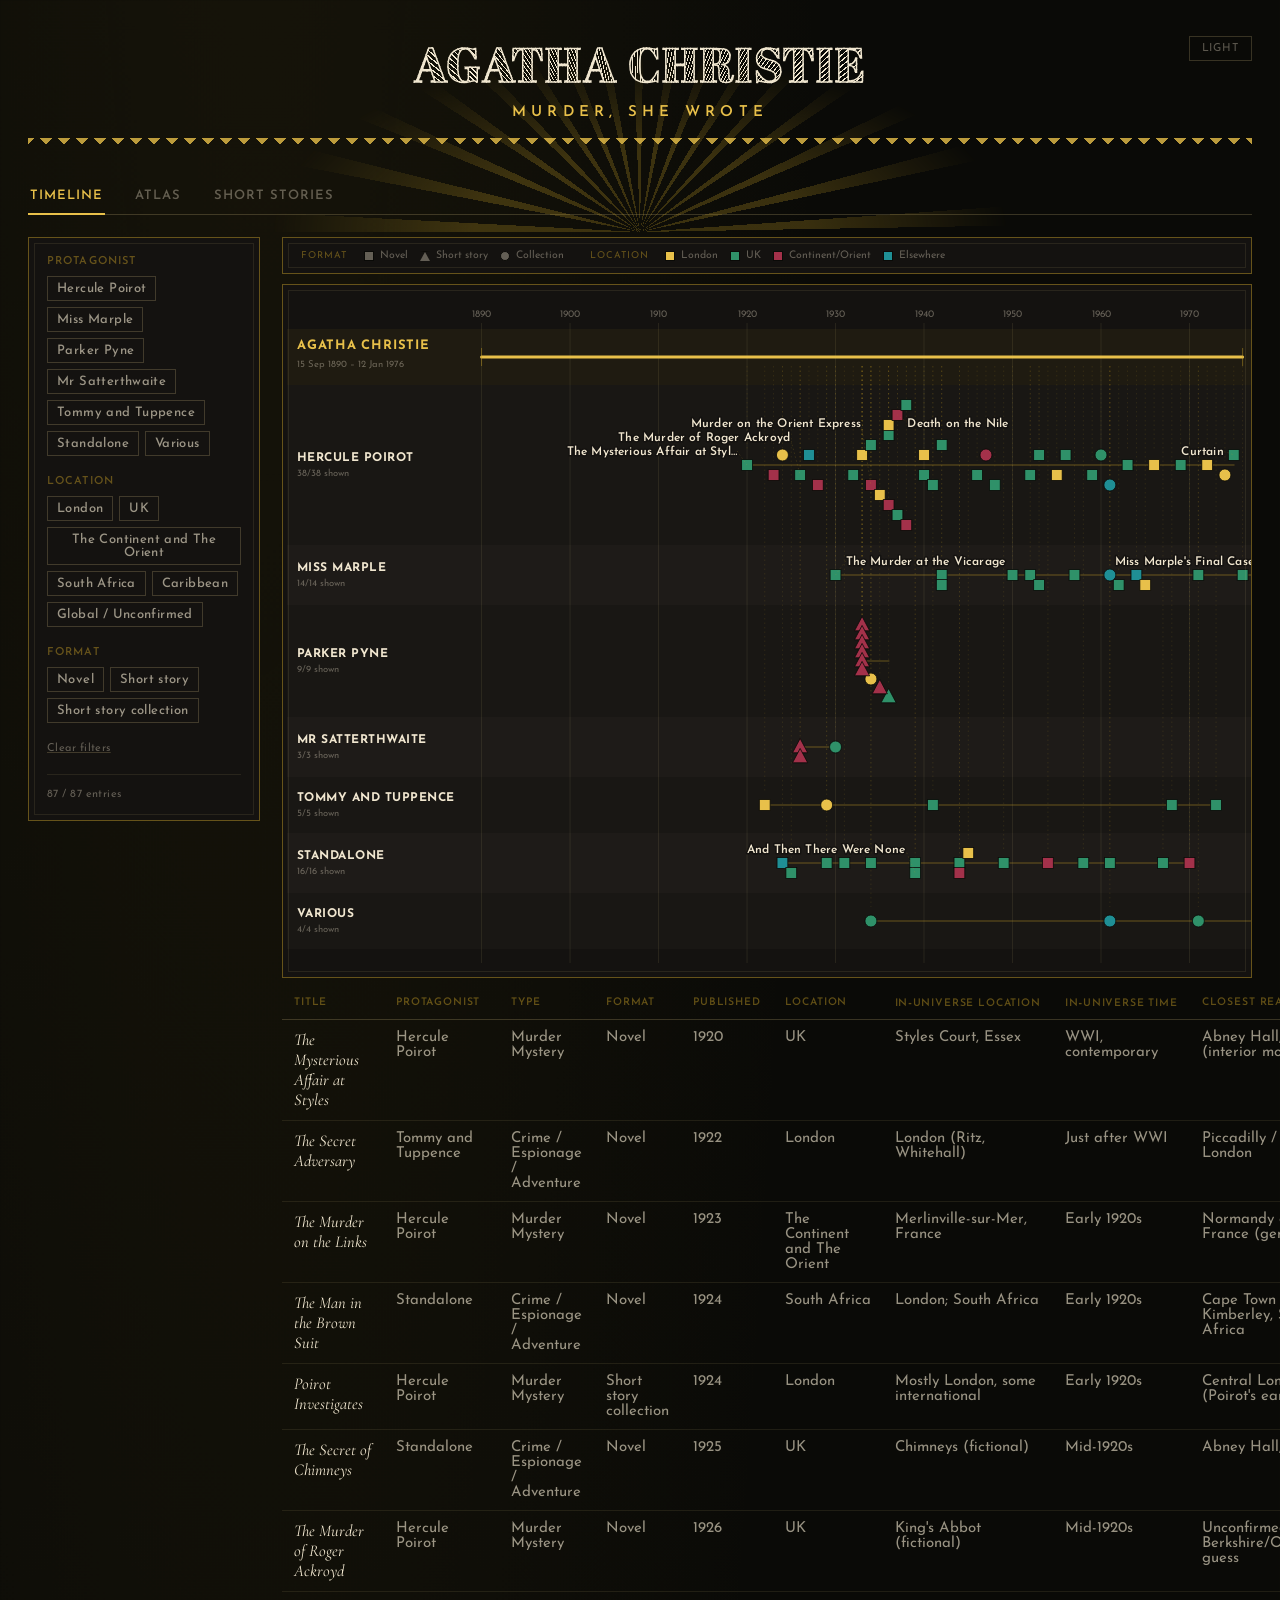
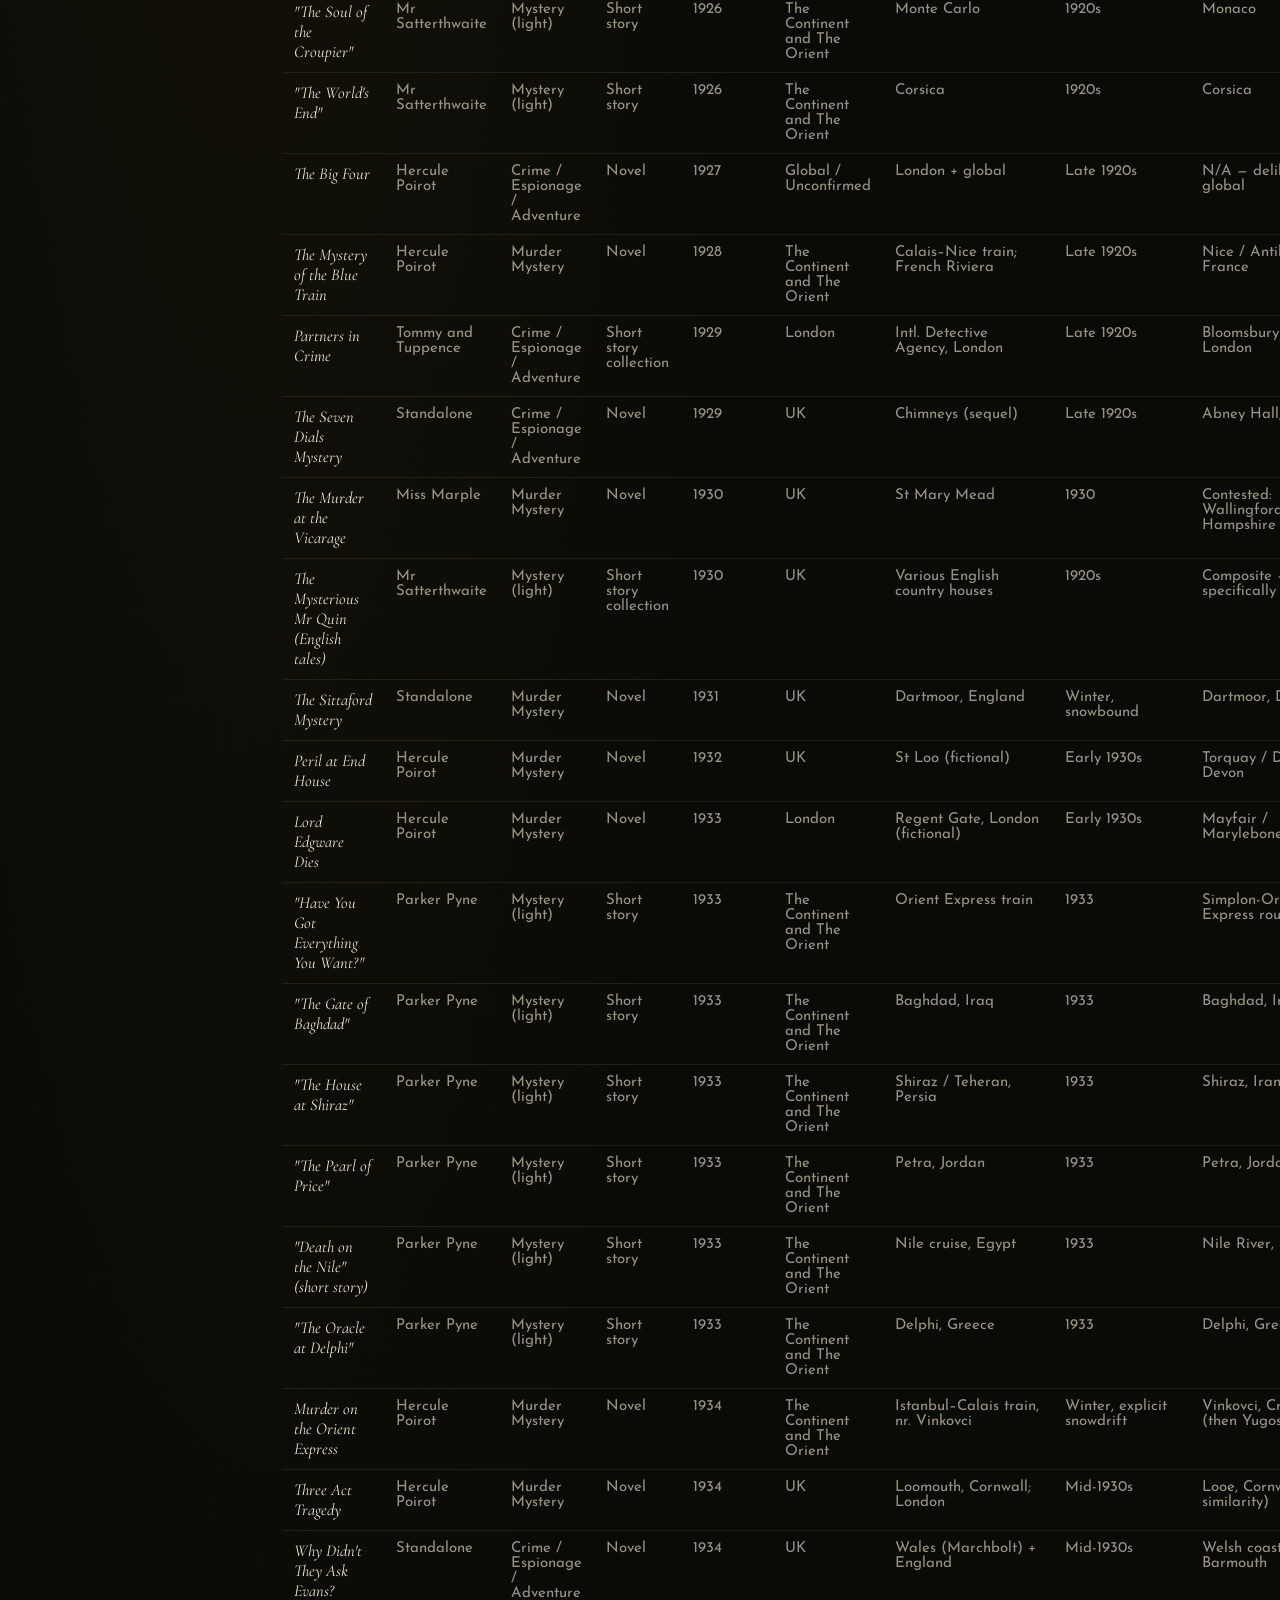
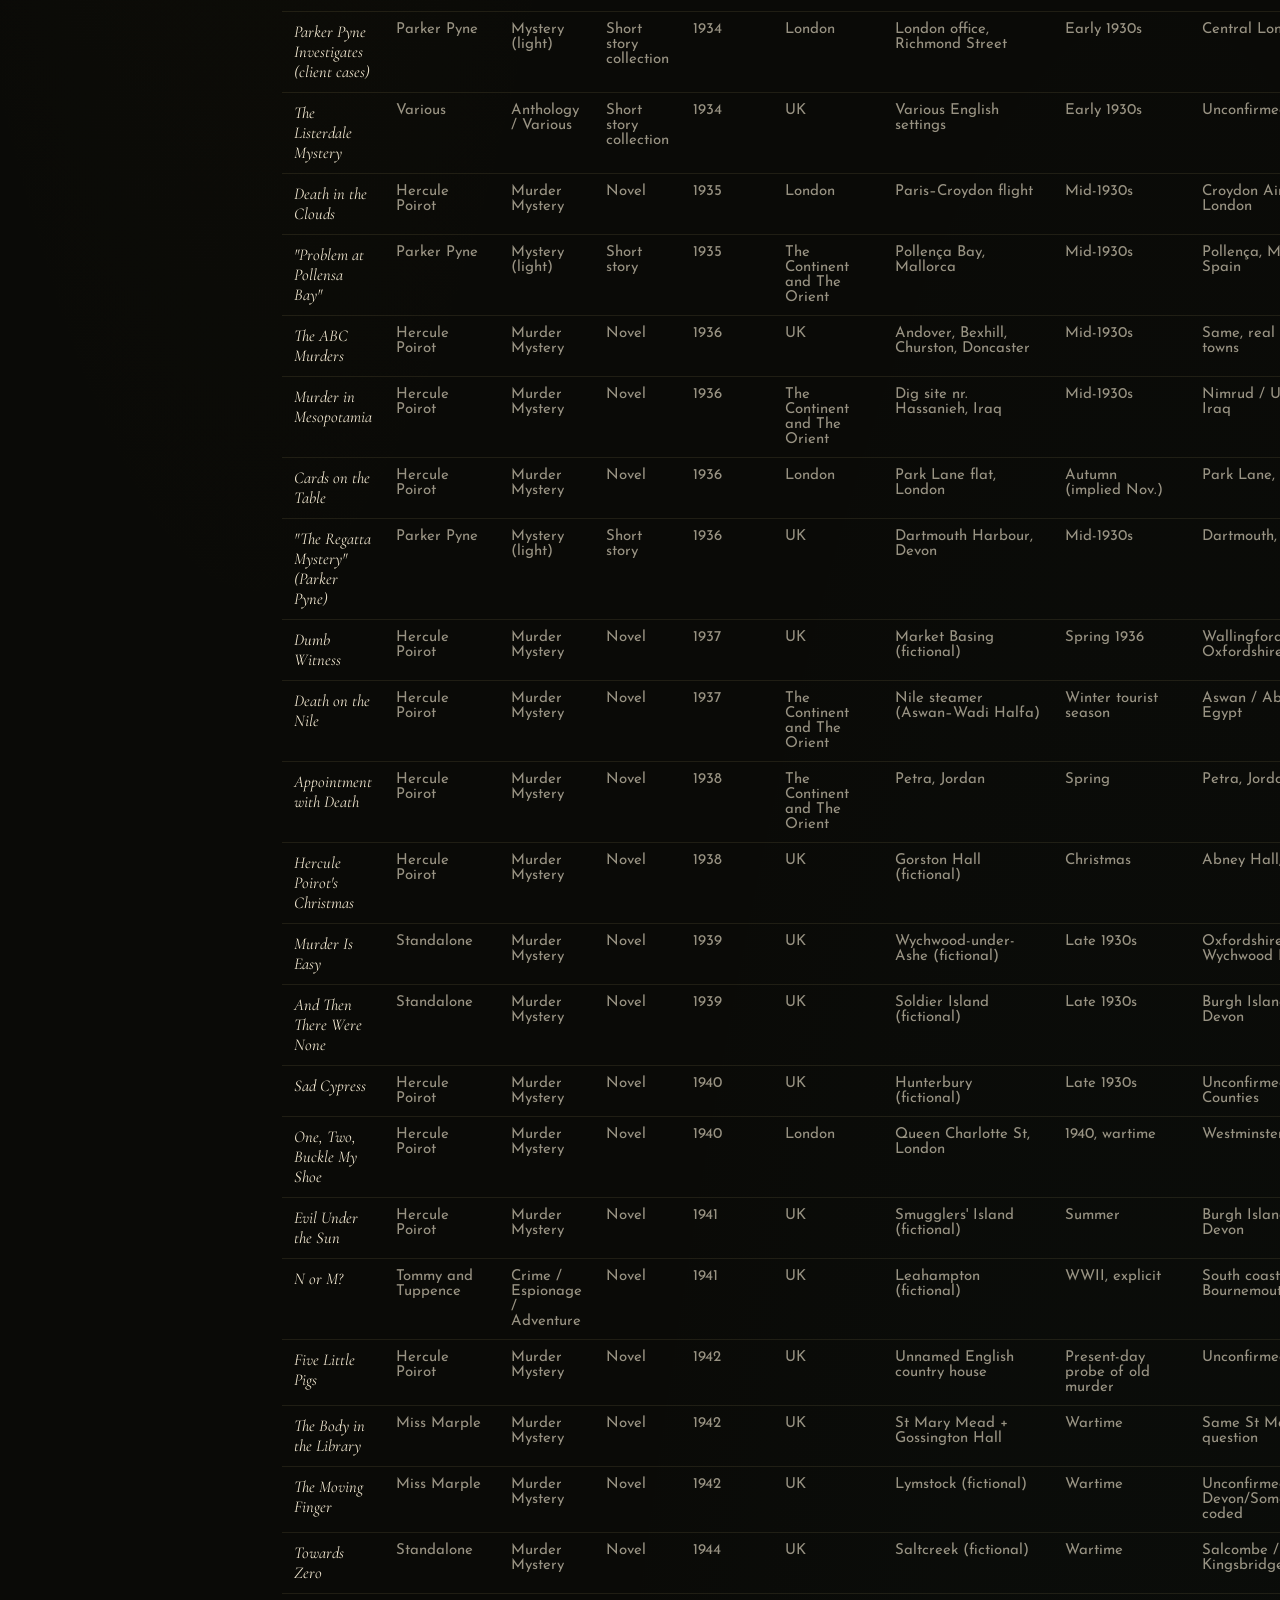
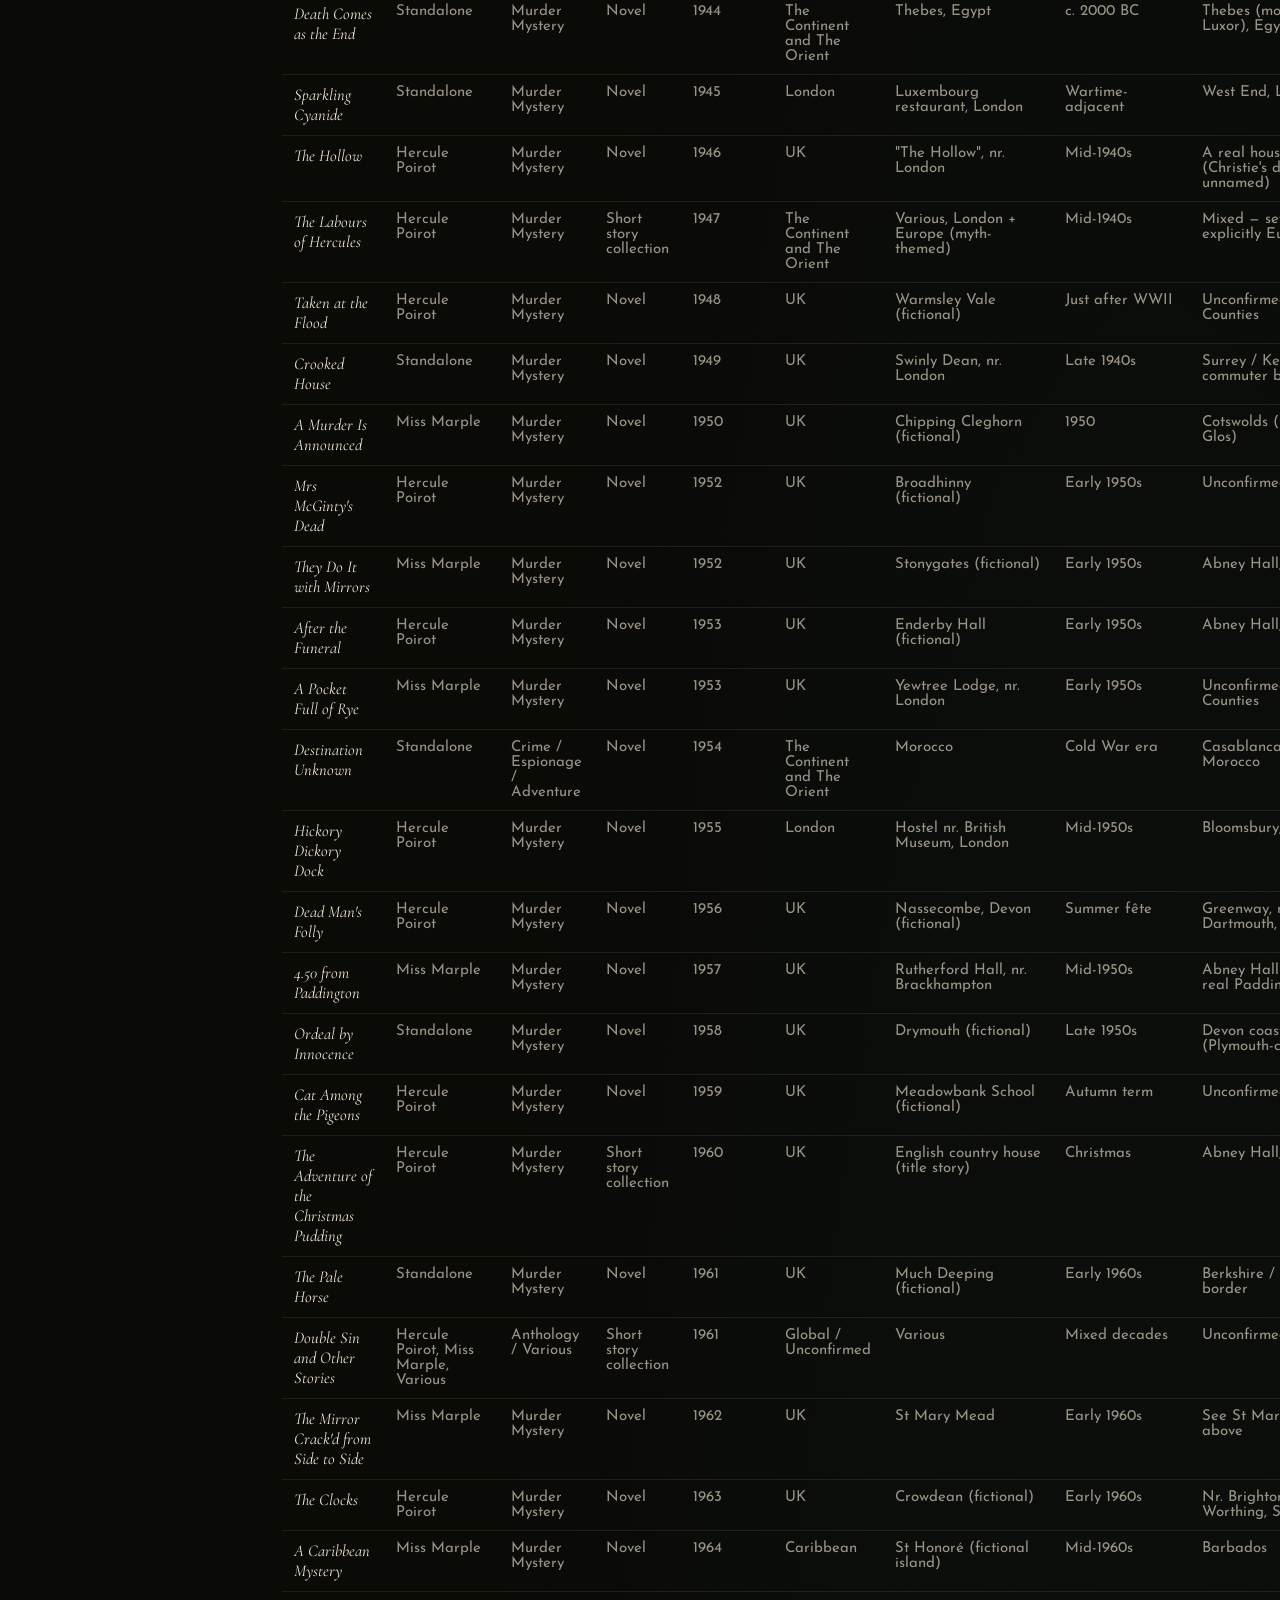
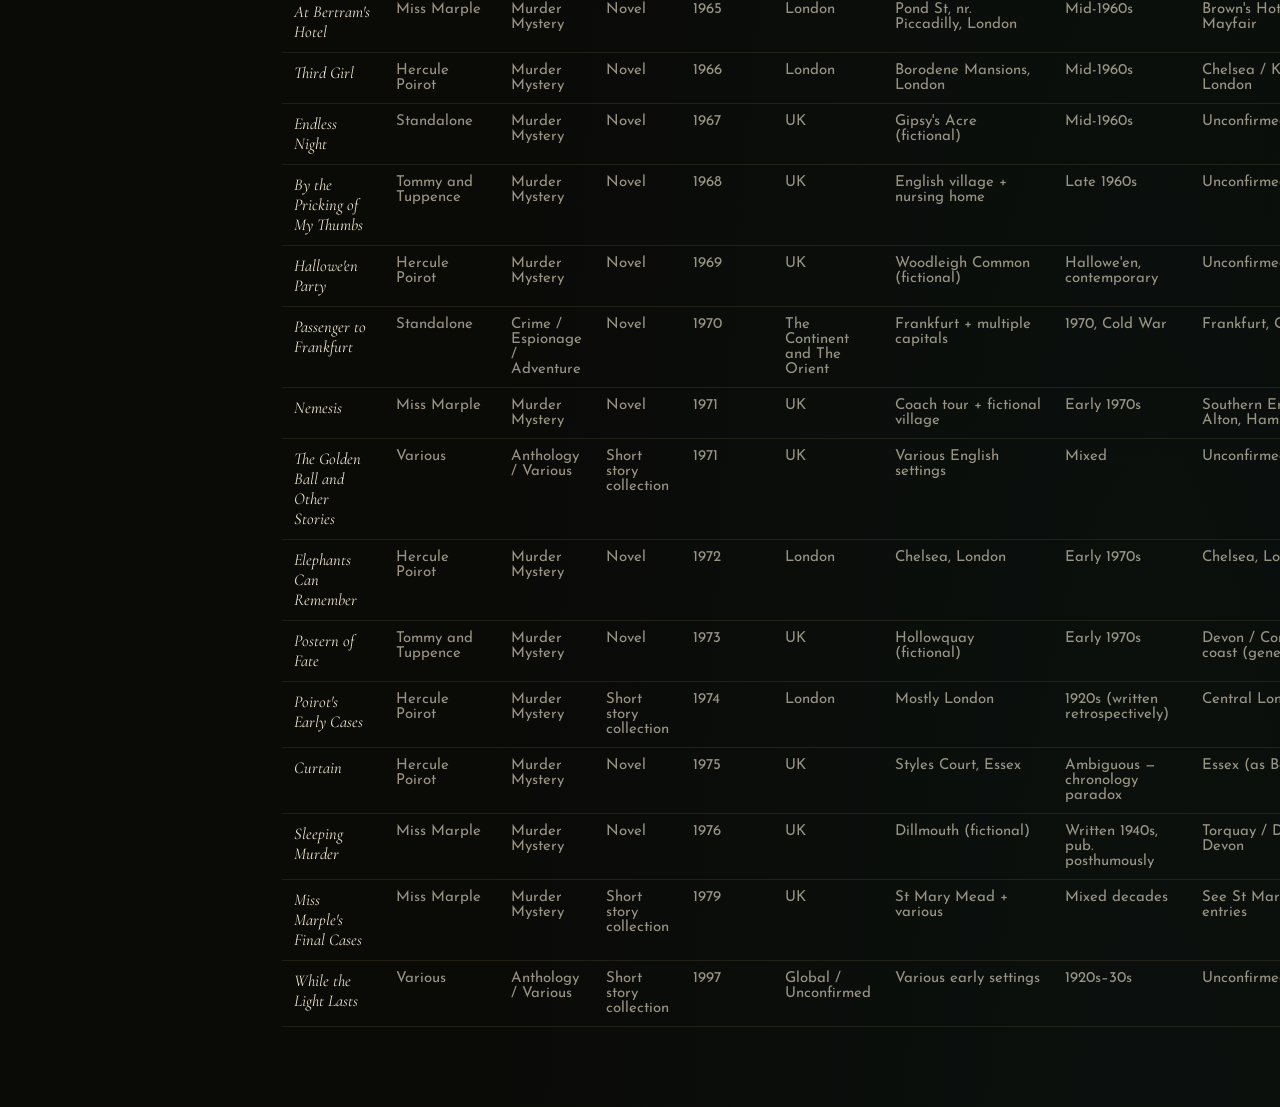
<file: projects/christie/christie-timeline-v3.html>
<!DOCTYPE html>
<html lang="en">
<head>
<meta charset="UTF-8">
<meta name="viewport" content="width=device-width, initial-scale=1.0">
<title>Agatha Christie — Murder Across Time and Space</title>
<style>
@import url('https://fonts.googleapis.com/css2?family=Abril+Fatface&family=Cormorant+Garamond:ital,wght@0,400;0,500;0,600;0,700;1,400;1,500&family=Josefin+Sans:wght@400;500;600;700&display=swap');

/* Monsante — freeware/personal-use display sans (Arterfak Project),
   self-hosted locally per its license terms; see fonts/Monsante-license.txt.
   No longer used for the masthead (its own built-in engraved detail left no
   open counter-space for the radiating hatch to read against) but kept
   loaded/available in case it's wanted elsewhere. */
@font-face{
  font-family:'Monsante';
  src:url('fonts/Monsante-Regular.otf') format('opentype');
  font-weight:400;
  font-style:normal;
  font-display:swap;
}

:root{
  --ink:#0a0a07; --panel:#141210; --panel-2:#1a1713;
  --rule: rgba(224,201,138,0.22); --rule-soft: rgba(224,201,138,0.1);
  --ivory:#f0e6cf; --ivory-dim: rgba(240,230,207,0.62); --ivory-faint: rgba(240,230,207,0.36);
  --gold:#c9a227; --gold-bright:#e8c04a; --gold-dim: rgba(201,162,39,0.45);
  --loc-london:#e8c04a; --loc-uk:#2f9169; --loc-europe:#a3314a; --loc-elsewhere:#1f8f95;
  --select-stroke:#fff;
  --frame-outer: var(--gold-dim); --frame-inner: var(--rule-soft);
  --bg-glow-1: rgba(201,162,39,0.07); --bg-glow-2: rgba(31,143,149,0.05);
}
html[data-theme="light"]{
  /* Crisp cream card-stock + true black ink, not a muted pastel — the
     point of Deco linework is hard contrast between paper, ink and gilt. */
  --ink:#f6efd9; --panel:#fffcf2; --panel-2:#efe1bd;
  --rule: rgba(20,14,6,0.42); --rule-soft: rgba(20,14,6,0.2);
  --ivory:#181209; --ivory-dim: rgba(24,18,9,0.74); --ivory-faint: rgba(24,18,9,0.48);
  --gold:#a9740a; --gold-bright:#c68a0d; --gold-dim: rgba(169,116,10,0.6);
  --loc-london:#c68a0d; --loc-uk:#0f6b45; --loc-europe:#85182f; --loc-elsewhere:#0b6870;
  --select-stroke:#181209;
  --frame-outer: rgba(20,14,6,0.6); --frame-inner: var(--gold-dim);
  --bg-glow-1: rgba(169,116,10,0.1); --bg-glow-2: rgba(11,104,112,0.07);
}
*{box-sizing:border-box;}
html,body{margin:0;padding:0;background:var(--ink);color:var(--ivory);font-family:'Cormorant Garamond',serif;}
body{background-image:
    radial-gradient(ellipse at 20% -10%, var(--bg-glow-1), transparent 40%),
    radial-gradient(ellipse at 90% 110%, var(--bg-glow-2), transparent 45%);}
.wrap{max-width:1520px;margin:0 auto;padding:36px 28px 80px;position:relative;}

.deco-frame{position:relative; border:1px solid var(--frame-outer);}
.deco-frame::before{content:""; position:absolute; inset:5px; border:1px solid var(--frame-inner); pointer-events:none;}

.masthead{position:relative; padding-bottom:16px; margin-bottom:26px; text-align:center;}
.masthead::before{
  content:""; position:absolute; left:50%; top:-34px; width:860px; height:230px; transform:translateX(-50%);
  background: repeating-conic-gradient(from -90deg at 50% 100%, var(--gold-dim) 0deg 3deg, transparent 3deg 11deg);
  -webkit-mask-image: radial-gradient(ellipse 55% 100% at 50% 100%, #000 35%, transparent 78%);
  mask-image: radial-gradient(ellipse 55% 100% at 50% 100%, #000 35%, transparent 78%);
  -webkit-mask-repeat:no-repeat; mask-repeat:no-repeat;
  opacity:0.55; pointer-events:none; z-index:0;
}
.masthead-title, .masthead-tagline, .chevron-rule{position:relative; z-index:1;}
.masthead-title{font-family:'Abril Fatface', 'Bodoni Moda', serif; font-weight:400; font-size:48px; line-height:1.15; letter-spacing:0.03em; text-transform:uppercase;
  color:transparent; -webkit-text-fill-color:transparent; -webkit-text-stroke:1.5px var(--ivory); text-stroke:1.5px var(--ivory);
  background-image:repeating-conic-gradient(from -90deg at 50% 196px, var(--ivory) 0deg 0.25deg, transparent 0.25deg 0.9deg);
  -webkit-background-clip:text; background-clip:text;}
.masthead-tagline{font-family:'Josefin Sans', sans-serif; font-weight:600; font-size:15px; letter-spacing:0.35em; text-transform:uppercase; color:var(--gold-bright); margin:14px 0 0;}
.chevron-rule{height:9px; margin-top:18px; opacity:0.8;
  background-image:
    linear-gradient(135deg, var(--gold-bright) 25%, transparent 25.5%),
    linear-gradient(225deg, var(--gold-bright) 25%, transparent 25.5%);
  background-size: 18px 9px; background-position: 0 0; background-repeat:repeat-x;}

.tab-bar{display:flex; gap:28px; margin-bottom:22px; border-bottom:1px solid var(--rule); padding-bottom:0;}
.tab-btn{font-family:'Josefin Sans', sans-serif; font-weight:600; font-size:13px; letter-spacing:0.08em; text-transform:uppercase; background:none; border:none; color:var(--ivory-faint); cursor:pointer; padding:0 2px 12px; position:relative;}
.tab-btn:hover{color:var(--ivory);}
.tab-btn.active{color:var(--gold-bright);}
.tab-btn.active::after{content:''; position:absolute; left:0; right:0; bottom:-1px; height:2px; background:var(--gold-bright);}
.tab-placeholder{font-family:'Cormorant Garamond',serif; font-style:italic; font-size:19px; color:var(--ivory-faint); padding:60px 20px; text-align:center;}

.layout{display:flex; align-items:flex-start; gap:22px;}
.sidebar{flex:0 0 232px; display:flex; flex-direction:column; gap:20px; background:var(--panel); padding:18px 18px 20px; position:sticky; top:20px;}
.content{flex:1 1 auto; min-width:0;}

.filter-label{font-family:'Josefin Sans', sans-serif; font-weight:600; font-size:11px; letter-spacing:0.1em; text-transform:uppercase; color:var(--gold-dim); display:block; margin-bottom:9px;}
.chip-row{display:flex; flex-wrap:wrap; gap:6px;}
.chip{font-family:'Josefin Sans', sans-serif; font-weight:500; font-size:13px; letter-spacing:0.03em; padding:5px 9px; border:1px solid var(--rule); color:var(--ivory-dim); cursor:pointer; background:transparent; user-select:none; transition:border-color .15s, color .15s, background .15s;}
.chip:hover{border-color:var(--gold-dim); color:var(--ivory);}
.chip.on{background:rgba(201,162,39,0.16); border-color:var(--gold); color:var(--gold-bright);}
.filter-clear{font-family:'Josefin Sans', sans-serif; font-size:11px; letter-spacing:0.04em; color:var(--ivory-faint); background:none; border:none; cursor:pointer; text-decoration:underline; text-decoration-color:var(--rule); padding:0; text-align:left;}
.filter-clear:hover{color:var(--gold-bright);}
.result-count{font-family:'Josefin Sans', sans-serif; font-size:11px; letter-spacing:0.04em; color:var(--ivory-faint); border-top:1px solid var(--rule-soft); padding-top:14px;}

.legend-strip{display:flex; flex-wrap:wrap; gap:26px; align-items:center; background:var(--panel); padding:12px 18px; margin-bottom:10px; font-family:'Josefin Sans', sans-serif; font-size:10.5px; color:var(--ivory-faint);}
.legend-title{color:var(--gold-dim); text-transform:uppercase; letter-spacing:0.1em; font-size:9.5px; margin-right:4px;}
.legend-group{display:flex; align-items:center; gap:12px; flex-wrap:wrap;}
.legend-item{display:flex; align-items:center; gap:6px;}
.legend-swatch{width:10px; height:10px; display:inline-block; background:var(--ivory-faint); border:1px solid var(--ink);}
.legend-swatch.tri{background:transparent; width:0; height:0; border-left:5.5px solid transparent; border-right:5.5px solid transparent; border-bottom:9.5px solid var(--ivory-faint);}
.legend-swatch.circ{border-radius:50%;}

.chart-wrap{background:var(--panel); padding:10px 4px 4px; margin-bottom:8px; overflow-x:auto;}
svg#timeline{display:block;}
.life-band{fill:rgba(201,162,39,0.06);}
.lane-band{fill:rgba(240,230,207,0.02);}
.lane-band.alt{fill:rgba(240,230,207,0.045);}
.lane-label{font-family:'Josefin Sans', sans-serif; font-weight:700; font-size:12px; letter-spacing:0.04em; text-transform:uppercase; fill:var(--ivory);}
.life-label{font-family:'Josefin Sans', sans-serif; font-weight:700; font-size:13px; letter-spacing:0.06em; text-transform:uppercase; fill:var(--gold-bright);}
.lane-count{font-family:'Josefin Sans', sans-serif; font-size:9.5px; fill:var(--ivory-faint);}
.life-line{stroke:var(--gold-bright); stroke-width:3; stroke-linecap:round;}
.life-tick{stroke:var(--gold-dim); stroke-width:1;}
.span-bar{stroke:var(--gold-dim); stroke-width:2; stroke-linecap:round; opacity:0.5;}
.connector{stroke:var(--gold-dim); stroke-width:0.8; stroke-dasharray:1.5 3; opacity:0.35; pointer-events:none;}
.grid-line{stroke:var(--rule-soft); stroke-width:1;}
.grid-label{font-family:'Josefin Sans', sans-serif; font-size:10px; fill:var(--ivory-faint);}
.dot-mark{cursor:pointer; stroke:var(--ink); stroke-width:0.8; transition:opacity .15s;}
.dot-mark.dim{opacity:0.15;}
.dot-mark.selected{stroke:var(--select-stroke); stroke-width:1.6;}
.dot-label{font-family:'Josefin Sans', sans-serif; font-weight:600; font-size:12px; letter-spacing:0.015em; fill:var(--ivory); paint-order:stroke; stroke:var(--panel); stroke-width:3px; stroke-linejoin:round; pointer-events:none;}
.dot-label.dim{opacity:0.15;}
.leader-line{stroke:var(--gold-dim); stroke-width:0.8; stroke-dasharray:1.5 2.5; opacity:0.5; pointer-events:none;}
.leader-line.dim{opacity:0.1;}

.theme-toggle{position:absolute; z-index:5; top:36px; right:28px; font-family:'Josefin Sans', sans-serif; font-size:11px; letter-spacing:0.08em; text-transform:uppercase; color:var(--ivory-faint); background:transparent; border:1px solid var(--rule); padding:6px 12px; cursor:pointer;}
.theme-toggle:hover{border-color:var(--gold-dim); color:var(--ivory);}

.tooltip{position:fixed; z-index:40; pointer-events:none; opacity:0; transition:opacity .1s; max-width:280px; background:var(--ink); border:1px solid var(--gold-dim); padding:10px 12px; font-size:13px; line-height:1.5; font-family:'Cormorant Garamond',serif; box-shadow:0 12px 30px rgba(0,0,0,.5);}
.tooltip b{display:block; font-style:italic; color:var(--gold-bright); margin-bottom:3px; font-size:14.5px;}
.tooltip .tt-meta{font-family:'Josefin Sans', sans-serif; font-size:10.5px; letter-spacing:0.02em; color:var(--ivory-dim);}

table{width:100%; border-collapse:collapse; font-size:15px; font-family:'Josefin Sans', sans-serif; font-weight:400;}
thead th{text-align:left; font-family:'Josefin Sans', sans-serif; font-weight:600; font-size:10.5px; letter-spacing:0.08em; text-transform:uppercase; color:var(--gold-dim); border-bottom:1px solid var(--rule); padding:10px 12px; cursor:pointer; white-space:nowrap;}
thead th:hover{color:var(--gold-bright);}
thead th.sorted::after{content:' ▾'; color:var(--gold-bright);}
tbody tr{border-bottom:1px solid var(--rule-soft); cursor:pointer; transition:background .12s;}
tbody tr:hover{background:rgba(240,230,207,0.03);}
tbody tr.selected{background:rgba(201,162,39,0.09);}
tbody td{padding:10px 12px; vertical-align:top; color:var(--ivory-dim);}
tbody td.title-cell{color:var(--ivory); font-style:italic; font-family:'Cormorant Garamond',serif; font-size:16.5px;}
tbody tr.dim{opacity:0.28;}

.triptych{display:grid; grid-template-columns:1fr 1fr 1fr; gap:1px; background:var(--rule); border:1px solid var(--rule); margin-bottom:8px;}
.triptych.focused{display:flex; align-items:stretch; gap:1px; height:520px;}
.map-panel{position:relative; background:var(--panel); aspect-ratio:1/1.02; overflow:hidden; cursor:zoom-in;}
.triptych.focused .map-panel{aspect-ratio:auto;}
.map-panel-big{flex:2.3 1 0; cursor:default;}
.map-panel-thumbs{flex:1 1 0; display:flex; flex-direction:column; gap:1px;}
.map-panel-thumbs .map-panel{flex:1 1 0; cursor:zoom-in;}
.map-panel-label{position:absolute; top:14px; left:16px; font-family:'Josefin Sans', sans-serif; font-weight:700; font-size:12px; letter-spacing:0.08em; text-transform:uppercase; color:var(--gold-bright); z-index:3;}
.map-panel-count{position:absolute; top:14px; right:16px; font-family:'Josefin Sans', sans-serif; font-size:11px; color:var(--ivory-faint); z-index:3;}
.map-panel-exit{position:absolute; top:14px; right:16px; font-family:'Josefin Sans', sans-serif; font-size:11px; color:var(--gold-dim); z-index:4; cursor:pointer; background:none; border:none; text-decoration:underline;}
.map-panel-exit:hover{color:var(--gold-bright);}
.map-panel svg{position:absolute; inset:0; width:100%; height:100%; z-index:1;}
.landmass{fill:rgba(240,230,207,0.06); stroke:var(--gold-dim); stroke-width:0.35;}
.thames{fill:none; stroke:var(--gold-bright); stroke-width:0.7; opacity:0.75;}
.map-dot{cursor:pointer; transition:opacity .18s;}
.map-shape{fill:var(--gold-bright); stroke:var(--ink); stroke-width:0.5;}
.map-dot.dim .map-shape{fill:var(--ivory-faint); opacity:0.35;}
.map-dot.selected .map-shape{fill:var(--select-stroke);}
.map-dot.pulse .map-shape{animation:map-pulse 0.9s ease-out;}
@keyframes map-pulse{0%{r:8; opacity:1;} 100%{r:2.6; opacity:1;}}
.map-tip{font-family:'Josefin Sans', sans-serif; font-size:2.4px; fill:var(--ivory-dim); pointer-events:none;}
.map-dot.dim .map-tip{opacity:0.3;}
.map-ref{pointer-events:none;}
.map-ref-mark{stroke:var(--gold-dim); stroke-width:0.4; opacity:0.65;}
.map-ref-label{font-family:'Josefin Sans', sans-serif; fill:var(--ivory-faint); text-transform:uppercase; letter-spacing:0.05em; opacity:0.75;}
.map-crop-hint{fill:none; stroke:var(--gold-dim); stroke-width:0.4; stroke-dasharray:1.2,1; opacity:0.5;}
.map-off-crop{position:absolute; left:16px; right:16px; bottom:10px; font-family:'Josefin Sans', sans-serif; font-size:10.5px; line-height:1.5; color:var(--ivory-faint); z-index:3;}
.map-off-crop b{color:var(--gold-dim); font-weight:600; cursor:pointer;}
.map-off-crop b:hover{color:var(--gold-bright);}

.elsewhere-strip{font-family:'Josefin Sans', sans-serif; font-size:11.5px; color:var(--ivory-faint); background:var(--panel); padding:12px 18px; margin-bottom:10px;}
.elsewhere-strip strong{color:var(--gold-dim); text-transform:uppercase; letter-spacing:0.08em; font-size:10px;}
.map-hint{font-family:'Josefin Sans', sans-serif; font-size:11px; color:var(--ivory-faint); margin:0 0 16px; line-height:1.6;}
.region-note{font-size:11px; color:var(--ivory-faint); font-style:normal;}

[hidden]{display:none !important;}
@media (max-width:900px){
  .layout{flex-direction:column;} .sidebar{flex:1 1 auto; position:static; width:100%;}
  .triptych{grid-template-columns:1fr;}
  .triptych.focused{flex-direction:column; height:auto;}
  .map-panel-thumbs{flex-direction:row;}
  .map-panel-thumbs .map-panel{aspect-ratio:1/1;}
}
</style>
</head>
<body>
<div class="wrap">
  <button class="theme-toggle" id="themeToggle">Light</button>
  <div class="masthead">
    <div class="masthead-title">Agatha Christie</div>
    <div class="masthead-tagline">Murder, She Wrote</div>
    <div class="chevron-rule"></div>
  </div>

  <div class="tab-bar" id="tabBar">
    <button class="tab-btn active" data-tab="timeline">Timeline</button>
    <button class="tab-btn" data-tab="atlas">Atlas</button>
    <button class="tab-btn" data-tab="shortstories">Short Stories</button>
  </div>

  <div id="tab-timeline">
    <div class="layout">
      <aside class="sidebar deco-frame" id="sidebar"></aside>
      <div class="content">
        <div class="legend-strip deco-frame" id="legend"></div>
        <div class="chart-wrap deco-frame"><svg id="timeline"></svg></div>
        <div id="tooltip" class="tooltip"></div>

        <table id="tl-table">
          <thead>
            <tr>
              <th data-key="title">Title</th>
              <th data-key="protagonist">Protagonist</th>
              <th data-key="type">Type</th>
              <th data-key="format">Format</th>
              <th data-key="year">Published</th>
              <th data-key="region">Location</th>
              <th data-key="loc">In‑universe location</th>
              <th data-key="time">In‑universe time</th>
              <th data-key="realWorld">Closest real place</th>
              <th data-key="coll">First collected in</th>
            </tr>
          </thead>
          <tbody id="tl-tbody"></tbody>
        </table>
      </div>
    </div>
  </div>

  <div id="tab-atlas" hidden>
    <div class="layout">
      <aside class="sidebar deco-frame" id="atlasSidebar"></aside>
      <div class="content">
        <div class="legend-strip deco-frame" id="atlasLegend"></div>
        <div class="triptych" id="triptych"></div>
        <div id="atlasTooltip" class="tooltip"></div>
        <div class="elsewhere-strip" id="elsewhereStrip"></div>
        <p class="map-hint">Click open water on a panel to zoom in — click a thumbnail to switch focus. All three panels are drawn from real geographic data at true relative scale — high-resolution coastlines for UK and The Continent and The Orient, Greater London's actual boundary and the Thames' real course for London — with every location re-projected from its actual latitude/longitude. Marker shape = format (as in the legend above).</p>

        <table id="atlas-table">
          <thead>
            <tr>
              <th data-key="title">Title</th>
              <th data-key="protagonist">Protagonist</th>
              <th data-key="type">Type</th>
              <th data-key="format">Format</th>
              <th data-key="year">Published</th>
              <th data-key="loc">In‑universe location</th>
              <th data-key="time">In‑universe time</th>
              <th data-key="realWorld">Closest real place</th>
            </tr>
          </thead>
          <tbody id="atlas-tbody"></tbody>
        </table>
      </div>
    </div>
  </div>

  <div id="tab-shortstories" hidden>
    <table id="ss-table">
      <thead>
        <tr>
          <th data-key="title">Title</th>
          <th data-key="protagonist">Protagonist</th>
          <th data-key="year">Year</th>
          <th data-key="firstColl">First collected in</th>
          <th data-key="otherColl">Other collections</th>
        </tr>
      </thead>
      <tbody id="ss-tbody"></tbody>
    </table>
  </div>
</div>

<script>
/* =====================================================================
   DATA
   panel: london | uk | europe | elsewhere  → marker COLOUR (broad, 4-way);
          also which Atlas-tab triptych panel a dot is drawn on
   region: London | UK | The Continent and The Orient | South Africa | Caribbean |
           Global / Unconfirmed  → LOCATION FILTER (Elsewhere expanded, rest broad)
   f: Novel | Short story | Short story collection → marker SHAPE
   cx/cy: Atlas-tab map coordinates for uk/europe/london entries — real
          lat/long re-projected (equirectangular + cos(lat) correction),
          ported from christie-atlas-v3.html. Absent on "elsewhere" rows,
          which have no basemap to place them on.
   ===================================================================== */
const DATA = [
{t:"The Mysterious Affair at Styles", p:["Hercule Poirot"], ty:"Murder Mystery", f:"Novel", yr:1920, loc:"Styles Court, Essex", time:"WWI, contemporary", panel:"uk", region:"UK", cx:65.71, cy:72.69, rw:"Abney Hall, Cheshire (interior model)"},
{t:"The Murder on the Links", p:["Hercule Poirot"], ty:"Murder Mystery", f:"Novel", yr:1923, loc:"Merlinville-sur-Mer, France", time:"Early 1920s", panel:"europe", region:"The Continent and The Orient", cx:24.34, cy:10.96, rw:"Normandy coast, France (generic)"},
{t:"The Murder of Roger Ackroyd", p:["Hercule Poirot"], ty:"Murder Mystery", f:"Novel", yr:1926, loc:"King's Abbot (fictional)", time:"Mid-1920s", panel:"uk", region:"UK", cx:73.71, cy:95.58, rw:"Unconfirmed, Berkshire/Oxfordshire guess"},
{t:"The Big Four", p:["Hercule Poirot"], ty:"Crime / Espionage / Adventure", f:"Novel", yr:1927, loc:"London + global", time:"Late 1920s", panel:"elsewhere", region:"Global / Unconfirmed", rw:"N/A — deliberately global"},
{t:"The Mystery of the Blue Train", p:["Hercule Poirot"], ty:"Murder Mystery", f:"Novel", yr:1928, loc:"Calais–Nice train; French Riviera", time:"Late 1920s", panel:"europe", region:"The Continent and The Orient", cx:32.34, cy:18.82, rw:"Nice / Antibes, France"},
{t:"Peril at End House", p:["Hercule Poirot"], ty:"Murder Mystery", f:"Novel", yr:1932, loc:"St Loo (fictional)", time:"Early 1930s", panel:"uk", region:"UK", cx:56.04, cy:109.17, rw:"Torquay / Dartmouth, Devon"},
{t:"Lord Edgware Dies", p:["Hercule Poirot"], ty:"Murder Mystery", f:"Novel", yr:1933, loc:"Regent Gate, London (fictional)", time:"Early 1930s", panel:"london", region:"London", cx:41.46, cy:33.46, rw:"Mayfair / Marylebone, London"},
{t:"Murder on the Orient Express", p:["Hercule Poirot"], ty:"Murder Mystery", f:"Novel", yr:1934, loc:"Istanbul–Calais train, nr. Vinkovci", time:"Winter, explicit snowdrift", panel:"europe", region:"The Continent and The Orient", cx:45.17, cy:16.62, rw:"Vinkovci, Croatia (then Yugoslavia)"},
{t:"Three Act Tragedy", p:["Hercule Poirot"], ty:"Murder Mystery", f:"Novel", yr:1934, loc:"Loomouth, Cornwall; London", time:"Mid-1930s", panel:"uk", region:"UK", cx:49.27, cy:110.55, rw:"Looe, Cornwall (name similarity)"},
{t:"Death in the Clouds", p:["Hercule Poirot"], ty:"Murder Mystery", f:"Novel", yr:1935, loc:"Paris–Croydon flight", time:"Mid-1930s", panel:"london", region:"London", cx:45.94, cy:58.86, rw:"Croydon Airport, London"},
{t:"The ABC Murders", p:["Hercule Poirot"], ty:"Murder Mystery", f:"Novel", yr:1936, loc:"Andover, Bexhill, Churston, Doncaster", time:"Mid-1930s", panel:"uk", region:"UK", cx:70.89, cy:99.83, rw:"Same, real named towns"},
{t:"Murder in Mesopotamia", p:["Hercule Poirot"], ty:"Murder Mystery", f:"Novel", yr:1936, loc:"Dig site nr. Hassanieh, Iraq", time:"Mid-1930s", panel:"europe", region:"The Continent and The Orient", cx:72.42, cy:29, rw:"Nimrud / Ur region, Iraq"},
{t:"Cards on the Table", p:["Hercule Poirot"], ty:"Murder Mystery", f:"Novel", yr:1936, loc:"Park Lane flat, London", time:"Autumn (implied Nov.)", panel:"london", region:"London", cx:41.98, cy:34.5, rw:"Park Lane, Mayfair"},
{t:"Dumb Witness", p:["Hercule Poirot"], ty:"Murder Mystery", f:"Novel", yr:1937, loc:"Market Basing (fictional)", time:"Spring 1936", panel:"uk", region:"UK", cx:73.53, cy:94.97, rw:"Wallingford, Oxfordshire"},
{t:"Death on the Nile", p:["Hercule Poirot"], ty:"Murder Mystery", f:"Novel", yr:1937, loc:"Nile steamer (Aswan–Wadi Halfa)", time:"Winter tourist season", panel:"europe", region:"The Continent and The Orient", cx:60.83, cy:46.14, rw:"Aswan / Abu Simbel, Egypt"},
{t:"Appointment with Death", p:["Hercule Poirot"], ty:"Murder Mystery", f:"Novel", yr:1938, loc:"Petra, Jordan", time:"Spring", panel:"europe", region:"The Continent and The Orient", cx:63.66, cy:37.45, rw:"Petra, Jordan"},
{t:"Hercule Poirot's Christmas", p:["Hercule Poirot"], ty:"Murder Mystery", f:"Novel", yr:1938, loc:"Gorston Hall (fictional)", time:"Christmas", panel:"uk", region:"UK", cx:65.71, cy:72.69, rw:"Abney Hall, Cheshire"},
{t:"Sad Cypress", p:["Hercule Poirot"], ty:"Murder Mystery", f:"Novel", yr:1940, loc:"Hunterbury (fictional)", time:"Late 1930s", panel:"uk", region:"UK", cx:79.28, cy:93.06, rw:"Unconfirmed, Home Counties"},
{t:"One, Two, Buckle My Shoe", p:["Hercule Poirot"], ty:"Murder Mystery", f:"Novel", yr:1940, loc:"Queen Charlotte St, London", time:"1940, wartime", panel:"london", region:"London", cx:43.86, cy:35.84, rw:"Westminster, London"},
{t:"Evil Under the Sun", p:["Hercule Poirot"], ty:"Murder Mystery", f:"Novel", yr:1941, loc:"Smugglers' Island (fictional)", time:"Summer", panel:"uk", region:"UK", cx:53.33, cy:111.43, rw:"Burgh Island, South Devon"},
{t:"Five Little Pigs", p:["Hercule Poirot"], ty:"Murder Mystery", f:"Novel", yr:1942, loc:"Unnamed English country house", time:"Present-day probe of old murder", panel:"uk", region:"UK", cx:64.6, cy:101.82, rw:"Unconfirmed"},
{t:"The Hollow", p:["Hercule Poirot"], ty:"Murder Mystery", f:"Novel", yr:1946, loc:"\"The Hollow\", nr. London", time:"Mid-1940s", panel:"uk", region:"UK", cx:77.72, cy:97.45, rw:"A real house w/ pool (Christie's dedication; unnamed)"},
{t:"Taken at the Flood", p:["Hercule Poirot"], ty:"Murder Mystery", f:"Novel", yr:1948, loc:"Warmsley Vale (fictional)", time:"Just after WWII", panel:"uk", region:"UK", cx:77.58, cy:99.5, rw:"Unconfirmed, Home Counties"},
{t:"Mrs McGinty's Dead", p:["Hercule Poirot"], ty:"Murder Mystery", f:"Novel", yr:1952, loc:"Broadhinny (fictional)", time:"Early 1950s", panel:"uk", region:"UK", cx:68.25, cy:97.45, rw:"Unconfirmed"},
{t:"After the Funeral", p:["Hercule Poirot"], ty:"Murder Mystery", f:"Novel", yr:1953, loc:"Enderby Hall (fictional)", time:"Early 1950s", panel:"uk", region:"UK", cx:65.71, cy:72.69, rw:"Abney Hall, Cheshire"},
{t:"Hickory Dickory Dock", p:["Hercule Poirot"], ty:"Murder Mystery", f:"Novel", yr:1955, loc:"Hostel nr. British Museum, London", time:"Mid-1950s", panel:"london", region:"London", cx:44.77, cy:32.48, rw:"Bloomsbury, London"},
{t:"Dead Man's Folly", p:["Hercule Poirot"], ty:"Murder Mystery", f:"Novel", yr:1956, loc:"Nassecombe, Devon (fictional)", time:"Summer fête", panel:"uk", region:"UK", cx:55.65, cy:110.18, rw:"Greenway, nr. Dartmouth, Devon"},
{t:"Cat Among the Pigeons", p:["Hercule Poirot"], ty:"Murder Mystery", f:"Novel", yr:1959, loc:"Meadowbank School (fictional)", time:"Autumn term", panel:"uk", region:"UK", cx:72.62, cy:93.08, rw:"Unconfirmed"},
{t:"The Clocks", p:["Hercule Poirot"], ty:"Murder Mystery", f:"Novel", yr:1963, loc:"Crowdean (fictional)", time:"Early 1960s", panel:"uk", region:"UK", cx:79.02, cy:104.72, rw:"Nr. Brighton / Worthing, Sussex"},
{t:"Third Girl", p:["Hercule Poirot"], ty:"Murder Mystery", f:"Novel", yr:1966, loc:"Borodene Mansions, London", time:"Mid-1960s", panel:"london", region:"London", cx:40.4, cy:37.86, rw:"Chelsea / Kensington, London"},
{t:"Hallowe'en Party", p:["Hercule Poirot"], ty:"Murder Mystery", f:"Novel", yr:1969, loc:"Woodleigh Common (fictional)", time:"Hallowe'en, contemporary", panel:"uk", region:"UK", cx:77.72, cy:103.07, rw:"Unconfirmed"},
{t:"Elephants Can Remember", p:["Hercule Poirot"], ty:"Murder Mystery", f:"Novel", yr:1972, loc:"Chelsea, London", time:"Early 1970s", panel:"london", region:"London", cx:40.4, cy:37.86, rw:"Chelsea, London"},
{t:"Curtain", p:["Hercule Poirot"], ty:"Murder Mystery", f:"Novel", yr:1975, loc:"Styles Court, Essex", time:"Ambiguous — chronology paradox", panel:"uk", region:"UK", cx:65.71, cy:72.69, rw:"Essex (as Book 1)"},
{t:"The Murder at the Vicarage", p:["Miss Marple"], ty:"Murder Mystery", f:"Novel", yr:1930, loc:"St Mary Mead", time:"1930", panel:"uk", region:"UK", cx:73.53, cy:94.97, rw:"Contested: Wallingford, Oxon / Hampshire"},
{t:"The Body in the Library", p:["Miss Marple"], ty:"Murder Mystery", f:"Novel", yr:1942, loc:"St Mary Mead + Gossington Hall", time:"Wartime", panel:"uk", region:"UK", cx:73.53, cy:94.97, rw:"Same St Mary Mead question"},
{t:"The Moving Finger", p:["Miss Marple"], ty:"Murder Mystery", f:"Novel", yr:1942, loc:"Lymstock (fictional)", time:"Wartime", panel:"uk", region:"UK", cx:57.68, cy:103.7, rw:"Unconfirmed, Devon/Somerset-coded"},
{t:"A Murder Is Announced", p:["Miss Marple"], ty:"Murder Mystery", f:"Novel", yr:1950, loc:"Chipping Cleghorn (fictional)", time:"1950", panel:"uk", region:"UK", cx:69.85, cy:92.33, rw:"Cotswolds (Oxon / Glos)"},
{t:"They Do It with Mirrors", p:["Miss Marple"], ty:"Murder Mystery", f:"Novel", yr:1952, loc:"Stonygates (fictional)", time:"Early 1950s", panel:"uk", region:"UK", cx:65.71, cy:72.69, rw:"Abney Hall, Cheshire"},
{t:"A Pocket Full of Rye", p:["Miss Marple"], ty:"Murder Mystery", f:"Novel", yr:1953, loc:"Yewtree Lodge, nr. London", time:"Early 1950s", panel:"uk", region:"UK", cx:80.24, cy:99.48, rw:"Unconfirmed, Home Counties"},
{t:"4.50 from Paddington", p:["Miss Marple"], ty:"Murder Mystery", f:"Novel", yr:1957, loc:"Rutherford Hall, nr. Brackhampton", time:"Mid-1950s", panel:"uk", region:"UK", cx:65.71, cy:72.69, rw:"Abney Hall (house) + real Paddington line"},
{t:"The Mirror Crack'd from Side to Side", p:["Miss Marple"], ty:"Murder Mystery", f:"Novel", yr:1962, loc:"St Mary Mead", time:"Early 1960s", panel:"uk", region:"UK", cx:73.53, cy:94.97, rw:"See St Mary Mead above"},
{t:"A Caribbean Mystery", p:["Miss Marple"], ty:"Murder Mystery", f:"Novel", yr:1964, loc:"St Honoré (fictional island)", time:"Mid-1960s", panel:"elsewhere", region:"Caribbean", rw:"Barbados"},
{t:"At Bertram's Hotel", p:["Miss Marple"], ty:"Murder Mystery", f:"Novel", yr:1965, loc:"Pond St, nr. Piccadilly, London", time:"Mid-1960s", panel:"london", region:"London", cx:42.94, cy:34.24, rw:"Brown's Hotel, Mayfair"},
{t:"Nemesis", p:["Miss Marple"], ty:"Murder Mystery", f:"Novel", yr:1971, loc:"Coach tour + fictional village", time:"Early 1970s", panel:"uk", region:"UK", cx:74.61, cy:100.65, rw:"Southern England, nr. Alton, Hampshire"},
{t:"Sleeping Murder", p:["Miss Marple"], ty:"Murder Mystery", f:"Novel", yr:1976, loc:"Dillmouth (fictional)", time:"Written 1940s, pub. posthumously", panel:"uk", region:"UK", cx:56.45, cy:107.68, rw:"Torquay / Dawlish, Devon"},
{t:"The Sittaford Mystery", p:["Standalone"], ty:"Murder Mystery", f:"Novel", yr:1931, loc:"Dartmoor, England", time:"Winter, snowbound", panel:"uk", region:"UK", cx:53.19, cy:107.59, rw:"Dartmoor, Devon"},
{t:"Why Didn't They Ask Evans?", p:["Standalone"], ty:"Crime / Espionage / Adventure", f:"Novel", yr:1934, loc:"Wales (Marchbolt) + England", time:"Mid-1930s", panel:"uk", region:"UK", cx:52.19, cy:80.98, rw:"Welsh coast, poss. nr. Barmouth"},
{t:"Murder Is Easy", p:["Standalone"], ty:"Murder Mystery", f:"Novel", yr:1939, loc:"Wychwood-under-Ashe (fictional)", time:"Late 1930s", panel:"uk", region:"UK", cx:70.58, cy:92.08, rw:"Oxfordshire (real Wychwood Forest)"},
{t:"And Then There Were None", p:["Standalone"], ty:"Murder Mystery", f:"Novel", yr:1939, loc:"Soldier Island (fictional)", time:"Late 1930s", panel:"uk", region:"UK", cx:53.33, cy:111.43, rw:"Burgh Island, South Devon"},
{t:"Towards Zero", p:["Standalone"], ty:"Murder Mystery", f:"Novel", yr:1944, loc:"Saltcreek (fictional)", time:"Wartime", panel:"uk", region:"UK", cx:54.23, cy:111.95, rw:"Salcombe / Kingsbridge, Devon"},
{t:"Death Comes as the End", p:["Standalone"], ty:"Murder Mystery", f:"Novel", yr:1944, loc:"Thebes, Egypt", time:"c. 2000 BC", panel:"europe", region:"The Continent and The Orient", cx:60.54, cy:43.91, rw:"Thebes (modern Luxor), Egypt"},
{t:"Sparkling Cyanide", p:["Standalone"], ty:"Murder Mystery", f:"Novel", yr:1945, loc:"Luxembourg restaurant, London", time:"Wartime-adjacent", panel:"london", region:"London", cx:44.46, cy:33.65, rw:"West End, London"},
{t:"Crooked House", p:["Standalone"], ty:"Murder Mystery", f:"Novel", yr:1949, loc:"Swinly Dean, nr. London", time:"Late 1940s", panel:"uk", region:"UK", cx:83.1, cy:98.98, rw:"Surrey / Kent commuter belt"},
{t:"Ordeal by Innocence", p:["Standalone"], ty:"Murder Mystery", f:"Novel", yr:1958, loc:"Drymouth (fictional)", time:"Late 1950s", panel:"uk", region:"UK", cx:51.54, cy:110.25, rw:"Devon coast (Plymouth-coded)"},
{t:"The Pale Horse", p:["Standalone"], ty:"Murder Mystery", f:"Novel", yr:1961, loc:"Much Deeping (fictional)", time:"Early 1960s", panel:"uk", region:"UK", cx:76.71, cy:97.92, rw:"Berkshire / Surrey border"},
{t:"Endless Night", p:["Standalone"], ty:"Murder Mystery", f:"Novel", yr:1967, loc:"Gipsy's Acre (fictional)", time:"Mid-1960s", panel:"uk", region:"UK", cx:63.15, cy:95.58, rw:"Unconfirmed"},
{t:"The Secret Adversary", p:["Tommy and Tuppence"], ty:"Crime / Espionage / Adventure", f:"Novel", yr:1922, loc:"London (Ritz, Whitehall)", time:"Just after WWI", panel:"london", region:"London", cx:44.69, cy:34.5, rw:"Piccadilly / Whitehall, London"},
{t:"Partners in Crime", p:["Tommy and Tuppence"], ty:"Crime / Espionage / Adventure", f:"Short story collection", yr:1929, loc:"Intl. Detective Agency, London", time:"Late 1920s", panel:"london", region:"London", cx:44.88, cy:32.04, rw:"Bloomsbury / central London"},
{t:"N or M?", p:["Tommy and Tuppence"], ty:"Crime / Espionage / Adventure", f:"Novel", yr:1941, loc:"Leahampton (fictional)", time:"WWII, explicit", panel:"uk", region:"UK", cx:68.02, cy:105.96, rw:"South coast, poss. Bournemouth"},
{t:"By the Pricking of My Thumbs", p:["Tommy and Tuppence"], ty:"Murder Mystery", f:"Novel", yr:1968, loc:"English village + nursing home", time:"Late 1960s", panel:"uk", region:"UK", cx:75.17, cy:89.34, rw:"Unconfirmed"},
{t:"Postern of Fate", p:["Tommy and Tuppence"], ty:"Murder Mystery", f:"Novel", yr:1973, loc:"Hollowquay (fictional)", time:"Early 1970s", panel:"uk", region:"UK", cx:50.03, cy:109.94, rw:"Devon / Cornwall coast (generic)"},
{t:"The Man in the Brown Suit", p:["Standalone"], ty:"Crime / Espionage / Adventure", f:"Novel", yr:1924, loc:"London; South Africa", time:"Early 1920s", panel:"elsewhere", region:"South Africa", rw:"Cape Town / Kimberley, South Africa"},
{t:"The Secret of Chimneys", p:["Standalone"], ty:"Crime / Espionage / Adventure", f:"Novel", yr:1925, loc:"Chimneys (fictional)", time:"Mid-1920s", panel:"uk", region:"UK", cx:65.71, cy:72.69, rw:"Abney Hall, Cheshire"},
{t:"The Seven Dials Mystery", p:["Standalone"], ty:"Crime / Espionage / Adventure", f:"Novel", yr:1929, loc:"Chimneys (sequel)", time:"Late 1920s", panel:"uk", region:"UK", cx:65.71, cy:72.69, rw:"Abney Hall, Cheshire"},
{t:"Destination Unknown", p:["Standalone"], ty:"Crime / Espionage / Adventure", f:"Novel", yr:1954, loc:"Morocco", time:"Cold War era", panel:"europe", region:"The Continent and The Orient", cx:15.83, cy:32.93, rw:"Casablanca / Fez, Morocco"},
{t:"Passenger to Frankfurt", p:["Standalone"], ty:"Crime / Espionage / Adventure", f:"Novel", yr:1970, loc:"Frankfurt + multiple capitals", time:"1970, Cold War", panel:"europe", region:"The Continent and The Orient", cx:33.92, cy:9.91, rw:"Frankfurt, Germany"},
{t:"The Mysterious Mr Quin (English tales)", p:["Mr Satterthwaite"], ty:"Mystery (light)", f:"Short story collection", yr:1930, loc:"Various English country houses", time:"1920s", panel:"uk", region:"UK", cx:70.07, cy:86.46, rw:"Composite — not specifically located"},
{t:"\"The Soul of the Croupier\"", p:["Mr Satterthwaite"], ty:"Mystery (light)", f:"Short story", yr:1926, loc:"Monte Carlo", time:"1920s", panel:"europe", region:"The Continent and The Orient", cx:32.52, cy:18.78, rw:"Monaco", coll:"The Mysterious Mr Quin (1930)"},
{t:"\"The World's End\"", p:["Mr Satterthwaite"], ty:"Mystery (light)", f:"Short story", yr:1926, loc:"Corsica", time:"1920s", panel:"europe", region:"The Continent and The Orient", cx:34.27, cy:21.06, rw:"Corsica", coll:"The Mysterious Mr Quin (1930)"},
{t:"Parker Pyne Investigates (client cases)", p:["Parker Pyne"], ty:"Mystery (light)", f:"Short story collection", yr:1934, loc:"London office, Richmond Street", time:"Early 1930s", panel:"london", region:"London", cx:43.94, cy:33.22, rw:"Central London"},
{t:"\"Have You Got Everything You Want?\"", p:["Parker Pyne"], ty:"Mystery (light)", f:"Short story", yr:1933, loc:"Orient Express train", time:"1933", panel:"europe", region:"The Continent and The Orient", cx:33.19, cy:15.36, rw:"Simplon-Orient-Express route, Europe", coll:"Parker Pyne Investigates (1934)"},
{t:"\"The Gate of Baghdad\"", p:["Parker Pyne"], ty:"Mystery (light)", f:"Short story", yr:1933, loc:"Baghdad, Iraq", time:"1933", panel:"europe", region:"The Continent and The Orient", cx:73.58, cy:33.29, rw:"Baghdad, Iraq", coll:"Parker Pyne Investigates (1934)"},
{t:"\"The House at Shiraz\"", p:["Parker Pyne"], ty:"Mystery (light)", f:"Short story", yr:1933, loc:"Shiraz / Teheran, Persia", time:"1933", panel:"europe", region:"The Continent and The Orient", cx:82.71, cy:38.47, rw:"Shiraz, Iran", coll:"Parker Pyne Investigates (1934)"},
{t:"\"The Pearl of Price\"", p:["Parker Pyne"], ty:"Mystery (light)", f:"Short story", yr:1933, loc:"Petra, Jordan", time:"1933", panel:"europe", region:"The Continent and The Orient", cx:63.66, cy:37.45, rw:"Petra, Jordan", coll:"Parker Pyne Investigates (1934)"},
{t:"\"Death on the Nile\" (short story)", p:["Parker Pyne"], ty:"Mystery (light)", f:"Short story", yr:1933, loc:"Nile cruise, Egypt", time:"1933", panel:"europe", region:"The Continent and The Orient", cx:60.54, cy:43.91, rw:"Nile River, Egypt", coll:"Parker Pyne Investigates (1934)"},
{t:"\"The Oracle at Delphi\"", p:["Parker Pyne"], ty:"Mystery (light)", f:"Short story", yr:1933, loc:"Delphi, Greece", time:"1933", panel:"europe", region:"The Continent and The Orient", cx:49.28, cy:26.1, rw:"Delphi, Greece", coll:"Parker Pyne Investigates (1934)"},
{t:"\"The Regatta Mystery\" (Parker Pyne)", p:["Parker Pyne"], ty:"Mystery (light)", f:"Short story", yr:1936, loc:"Dartmouth Harbour, Devon", time:"Mid-1930s", panel:"uk", region:"UK", cx:55.65, cy:110.55, rw:"Dartmouth, Devon", coll:"The Regatta Mystery and Other Stories (1939, US)"},
{t:"\"Problem at Pollensa Bay\"", p:["Parker Pyne"], ty:"Mystery (light)", f:"Short story", yr:1935, loc:"Pollença Bay, Mallorca", time:"Mid-1930s", panel:"europe", region:"The Continent and The Orient", cx:27.62, cy:24.16, rw:"Pollença, Mallorca, Spain", coll:"The Regatta Mystery and Other Stories (1939, US)"},
{t:"Poirot Investigates", p:["Hercule Poirot"], ty:"Murder Mystery", f:"Short story collection", yr:1924, loc:"Mostly London, some international", time:"Early 1920s", panel:"london", region:"London", cx:43.41, cy:34.07, rw:"Central London (Poirot's early flat)"},
{t:"The Listerdale Mystery", p:["Various"], ty:"Anthology / Various", f:"Short story collection", yr:1934, loc:"Various English settings", time:"Early 1930s", panel:"uk", region:"UK", cx:78.45, cy:91.83, rw:"Unconfirmed"},
{t:"The Labours of Hercules", p:["Hercule Poirot"], ty:"Murder Mystery", f:"Short story collection", yr:1947, loc:"Various, London + Europe (myth-themed)", time:"Mid-1940s", panel:"europe", region:"The Continent and The Orient", cx:33.4, cy:14.52, rw:"Mixed — several explicitly European"},
{t:"The Adventure of the Christmas Pudding", p:["Hercule Poirot"], ty:"Murder Mystery", f:"Short story collection", yr:1960, loc:"English country house (title story)", time:"Christmas", panel:"uk", region:"UK", cx:65.71, cy:72.69, rw:"Abney Hall, Cheshire"},
{t:"Double Sin and Other Stories", p:["Hercule Poirot","Miss Marple","Various"], ty:"Anthology / Various", f:"Short story collection", yr:1961, loc:"Various", time:"Mixed decades", panel:"elsewhere", region:"Global / Unconfirmed", rw:"Unconfirmed"},
{t:"The Golden Ball and Other Stories", p:["Various"], ty:"Anthology / Various", f:"Short story collection", yr:1971, loc:"Various English settings", time:"Mixed", panel:"uk", region:"UK", cx:68.98, cy:87.46, rw:"Unconfirmed"},
{t:"Poirot's Early Cases", p:["Hercule Poirot"], ty:"Murder Mystery", f:"Short story collection", yr:1974, loc:"Mostly London", time:"1920s (written retrospectively)", panel:"london", region:"London", cx:44.98, cy:34.4, rw:"Central London"},
{t:"Miss Marple's Final Cases", p:["Miss Marple"], ty:"Murder Mystery", f:"Short story collection", yr:1979, loc:"St Mary Mead + various", time:"Mixed decades", panel:"uk", region:"UK", cx:73.53, cy:94.97, rw:"See St Mary Mead entries"},
{t:"While the Light Lasts", p:["Various"], ty:"Anthology / Various", f:"Short story collection", yr:1997, loc:"Various early settings", time:"1920s–30s", panel:"elsewhere", region:"Global / Unconfirmed", rw:"Unconfirmed"},
];
DATA.forEach((d,i)=>{ d.id = i; });

const CHRISTIE_LIFE = { born:1890, died:1976, bornLabel:"15 Sep 1890", diedLabel:"12 Jan 1976" };
const LANES = ["Hercule Poirot","Miss Marple","Parker Pyne","Mr Satterthwaite","Tommy and Tuppence","Standalone","Various"];
const LOC_COLOR = {london:"var(--loc-london)", uk:"var(--loc-uk)", europe:"var(--loc-europe)", elsewhere:"var(--loc-elsewhere)"};
const REGIONS = ["London","UK","The Continent and The Orient","South Africa","Caribbean","Global / Unconfirmed"];
const FORMAT_SHAPE = {"Novel":"square","Short story":"triangle","Short story collection":"circle"};

// Orientation landmarks — not book data, just fixed real-world reference
// points (projected through the same lon/lat transform used to build each
// panel's coastline) so a reader unfamiliar with the geography has something
// to anchor the dots against. Only drawn in the focused/big panel view.
const REFERENCE_POINTS = {
  uk: [
    {label:"London", cx:80.80, cy:96.11},
    {label:"Birmingham", cx:67.95, cy:83.89},
    {label:"Manchester", cx:65.39, cy:71.47},
    {label:"Edinburgh", cx:58.49, cy:40.59},
    {label:"Bristol", cx:62.87, cy:96.77},
    {label:"Dublin", cx:36.10, cy:73.10},
  ],
  europe: [
    {label:"Paris", cx:26.88, cy:11.66},
    {label:"Rome", cx:38.16, cy:21.34},
    {label:"Athens", cx:50.64, cy:26.79},
    {label:"Istanbul", cx:56.47, cy:22.58},
    {label:"Cairo", cx:58.98, cy:37.84},
    {label:"Baghdad", cx:73.58, cy:33.29},
  ],
  london: [
    {label:"Hyde Park", cx:40.71, cy:34.52},
    {label:"Piccadilly Circus", cx:44.00, cy:34.05},
    {label:"Trafalgar Sq.", cx:44.66, cy:34.40},
    {label:"Bloomsbury", cx:44.77, cy:32.48},
    {label:"Chelsea", cx:41.68, cy:37.03},
    {label:"Westminster", cx:45.03, cy:35.63},
    {label:"The City", cx:47.78, cy:33.43},
  ],
};

const state = {
  filters:{ protagonist:new Set(), region:new Set(), format:new Set() },
  selectedId:null, sortKey:"yr", sortDir:1
};
const YEAR_BOUNDS = [1920, 1997];

function uniqueProtagonists(){ return [...new Set(DATA.flatMap(d=>d.p))].sort((a,b)=>{
  const ia=LANES.indexOf(a), ib=LANES.indexOf(b);
  return (ia<0?99:ia)-(ib<0?99:ib);
}); }

function matches(d){
  const f = state.filters;
  if(f.protagonist.size && !d.p.some(x=>f.protagonist.has(x))) return false;
  if(f.region.size && !f.region.has(d.region)) return false;
  if(f.format.size && !f.format.has(d.f)) return false;
  return true;
}

/* =====================================================================
   FILTER SIDEBAR (left) + LEGEND STRIP (above chart)
   ===================================================================== */
function renderFilterBar(){
  const container = document.getElementById("sidebar");
  container.innerHTML = "";
  const groups = [
    {key:"protagonist", label:"Protagonist", opts:uniqueProtagonists()},
    {key:"region", label:"Location", opts:REGIONS.filter(r=>DATA.some(d=>d.region===r))},
    {key:"format", label:"Format", opts:["Novel","Short story","Short story collection"]},
  ];
  groups.forEach(g=>{
    const wrap = document.createElement("div"); wrap.className = "filter-group";
    const lbl = document.createElement("span"); lbl.className = "filter-label"; lbl.textContent = g.label;
    wrap.appendChild(lbl);
    const row = document.createElement("div"); row.className = "chip-row";
    g.opts.forEach(opt=>{
      const chip = document.createElement("button");
      chip.className = "chip" + (state.filters[g.key].has(opt) ? " on" : "");
      chip.textContent = opt;
      chip.onclick = ()=>{
        if(state.filters[g.key].has(opt)) state.filters[g.key].delete(opt);
        else state.filters[g.key].add(opt);
        renderAll();
      };
      row.appendChild(chip);
    });
    wrap.appendChild(row);
    container.appendChild(wrap);
  });
  const clear = document.createElement("button");
  clear.className = "filter-clear"; clear.textContent = "Clear filters";
  clear.onclick = ()=>{ Object.values(state.filters).forEach(s=>s.clear()); renderAll(); };
  container.appendChild(clear);
  const count = document.createElement("div");
  count.className = "result-count";
  count.textContent = DATA.filter(matches).length + " / " + DATA.length + " entries";
  container.appendChild(count);
}

function renderLegend(){
  document.getElementById("legend").innerHTML = `
    <div class="legend-group">
      <span class="legend-title">Format</span>
      <span class="legend-item"><span class="legend-swatch"></span> Novel</span>
      <span class="legend-item"><span class="legend-swatch tri"></span> Short story</span>
      <span class="legend-item"><span class="legend-swatch circ"></span> Collection</span>
    </div>
    <div class="legend-group">
      <span class="legend-title">Location</span>
      <span class="legend-item"><span class="legend-swatch" style="background:var(--loc-london)"></span> London</span>
      <span class="legend-item"><span class="legend-swatch" style="background:var(--loc-uk)"></span> UK</span>
      <span class="legend-item"><span class="legend-swatch" style="background:var(--loc-europe)"></span> Continent/Orient</span>
      <span class="legend-item"><span class="legend-swatch" style="background:var(--loc-elsewhere)"></span> Elsewhere</span>
    </div>
  `;
}

/* =====================================================================
   TIMELINE CHART — Christie's lifetime as the spine, works drop into lanes
   ===================================================================== */
function shapeEl(shape, cx, cy, r, cls){
  const ns = "http://www.w3.org/2000/svg";
  if(shape==="square"){
    const el = document.createElementNS(ns,"rect");
    const s = r*1.8;
    el.setAttribute("x",cx-s/2); el.setAttribute("y",cy-s/2); el.setAttribute("width",s); el.setAttribute("height",s);
    el.setAttribute("class",cls); return el;
  }
  if(shape==="triangle"){
    const el = document.createElementNS(ns,"polygon");
    const s = r*2.3;
    el.setAttribute("points", `${cx},${cy-s*0.62} ${cx-s*0.55},${cy+s*0.42} ${cx+s*0.55},${cy+s*0.42}`);
    el.setAttribute("class",cls); return el;
  }
  const el = document.createElementNS(ns,"circle");
  el.setAttribute("cx",cx); el.setAttribute("cy",cy); el.setAttribute("r",r);
  el.setAttribute("class",cls); return el;
}

// Bisection magnitude ladder over [0, maxMag]: 0, N/2, N, N/4, 3N/4,
// N/8, 3N/8, 5N/8, 7N/8, ... — each rung sits halfway between rungs
// already placed, so consecutive draws land far from everything drawn
// so far instead of marching outward in one direction.
function bisectionRungs(maxMag, count){
  const rungs = [maxMag/2, maxMag];
  let denom = 4;
  while(rungs.length < count){
    for(let num=1; num<denom; num+=2) rungs.push(maxMag*num/denom);
    denom *= 2;
  }
  return rungs;
}

// Group points that land within `threshold` px of each other along the
// year axis and spread them vertically so dense years (e.g. Poirot's
// 1933-38 run) don't render as a single overlapping blob. Marks always
// stay on their correct year's x — only the y offset varies — so
// connector lines stay strictly vertical (graphical correctness first).
// Three layouts:
//   "scatter"   — bisection ladder, alternating + and - for each rung
//                 (0, +5, -5, +10, -10, +2.5, -2.5, ...), which scatters
//                 the cluster outward from the centreline instead of
//                 ramping one side up and the other side down.
//   "fishbone"  — ranked rungs alternate above/below the centreline,
//                 stepping outward symmetrically (rung 1 up, rung 1 down,
//                 rung 2 up, rung 2 down, ...) — a comb/staircase shape
//                 rather than a scatter, but still purely vertical.
//   "cascade"   — a single-direction fan (top-to-bottom, like a spread
//                 hand of cards): monotonically increasing y offset in
//                 publication order, so overlaps read as a deliberate
//                 stack rather than a coincidence.
// Returns a plain y-offset Map keyed by item id.
function computeJitter(laneAll, xFn, layout){
  const items = [...laneAll].sort((a,b)=> a.yr-b.yr || a.id-b.id);
  const threshold = 15, maxMag = 20;
  const y = new Map();
  let cluster = [], lastX = null;
  const flush = ()=>{
    const n = cluster.length;
    if(n===0) return;
    if(n===1){ y.set(cluster[0].id, 0); }
    else if(layout === "fishbone"){
      const stepY = 10;
      cluster.forEach((d,i)=>{
        const rank = Math.ceil((i+1)/2);
        const sign = (i%2===0) ? 1 : -1;
        y.set(d.id, sign*rank*stepY);
      });
    } else if(layout === "cascade"){
      const stepY = 9;
      cluster.forEach((d,i)=>{ y.set(d.id, (i-(n-1)/2)*stepY); });
    } else {
      const seq = [0];
      for(const m of bisectionRungs(maxMag, Math.ceil((n-1)/2))){
        if(seq.length>=n) break;
        seq.push(m);
        if(seq.length<n) seq.push(-m);
      }
      cluster.forEach((d,i)=>{ y.set(d.id, seq[i]); });
    }
    cluster = [];
  };
  items.forEach(d=>{
    const xx = xFn(d.yr);
    if(lastX!==null && xx-lastX >= threshold) flush();
    cluster.push(d); lastX = xx;
  });
  flush();
  return y;
}
const LANE_LAYOUT = { "Hercule Poirot":"fishbone", "Parker Pyne":"cascade" };
function truncateTitle(s, n){
  const clean = s.replace(/^"|"$/g,"");
  return clean.length > n ? clean.slice(0, n-1)+"…" : clean;
}

// Label placement, ported from the SciFi Golden Age timeline's
// computeLabelLayout (TheBookshelfOfCuriosities/scifi/script.js): for each
// item, try the side (right, then left, or vice-versa depending on which
// has room) and a small set of vertical tracks close to the mark, placing
// on the first combination whose horizontal interval doesn't collide with
// anything already placed on that same side+track. Labels that fit no
// track are dropped rather than forced into an overlap — the point is to
// stay close to the mark, not to guarantee every label prints somewhere.
function approxTextWidth(label, size){ return Math.max(28, Math.round(label.length*(size*0.62))); }
function computeLabelLayout(items, xFn, bounds, opts){
  opts = opts || {};
  const pad = opts.pad || 6;
  const labelPad = opts.labelPad || 10;
  const offsets = opts.trackOffsets || [0];
  // Every mark in the lane (not just the labeled ones) is an obstacle a
  // track has to clear — otherwise a track picked purely to avoid other
  // LABELS can still land right on top of an unrelated, unlabeled dot.
  const obstacles = opts.obstacles || [];
  const baseY = opts.baseY || 0;
  const dotClear = opts.dotClear || 11;
  const sorted = [...items].sort((a,b)=> a.yr-b.yr || a.id-b.id);
  const tracks = {};
  const placed = [];
  const ensureTrack = k=>{ if(!tracks[k]) tracks[k] = []; return tracks[k]; };
  const fits = (intervals,start,end,trackY)=> intervals.every(iv=> end < iv.start-pad || start > iv.end+pad)
    && obstacles.every(o=> Math.abs(o.y-trackY) > dotClear || o.x < start-pad || o.x > end+pad);
  sorted.forEach(d=>{
    const label = truncateTitle(d.t, opts.maxChars || 30);
    const width = approxTextWidth(label, opts.fontSize || 12);
    const xx = xFn(d.yr);
    const canRight = xx+labelPad+width <= bounds.maxX;
    const canLeft = xx-labelPad-width >= bounds.minX;
    const preferred = (!canLeft || (canRight && xx < (bounds.minX+bounds.maxX)/2)) ? "R" : "L";
    const sideOrder = preferred==="R" ? ["R","L"] : ["L","R"];
    let chosen = null;
    for(const side of sideOrder){
      if(side==="R" && !canRight) continue;
      if(side==="L" && !canLeft) continue;
      for(const offset of offsets){
        const labelX = side==="R" ? xx+labelPad : xx-labelPad;
        const start = side==="R" ? labelX : labelX-width;
        const end = side==="R" ? labelX+width : labelX;
        const trackY = baseY + offset;
        const intervals = ensureTrack(side+"_"+offset);
        if(fits(intervals,start,end,trackY)){
          intervals.push({start,end}); intervals.sort((a,b)=>a.start-b.start);
          chosen = {d, label, markX:xx, labelX, offset, side};
          break;
        }
      }
      if(chosen) break;
    }
    if(chosen) placed.push(chosen);
  });
  return placed;
}

// ---- Landmark titles: the only ones that ever get an inline chart label.
// Everything else relies on the hover tooltip + table — with 87 entries
// (33 of them Poirot) printing every title on the chart itself is either
// overlapping the spine or too crowded to read regardless of layout.
const HIT_TITLES = new Set([
  "Murder on the Orient Express",
  "The Murder of Roger Ackroyd",
  "And Then There Were None",
  "Death on the Nile",
]);
function computeLandmarkIds(){
  const ids = new Set();
  const byYr = (a,b)=> a.yr-b.yr || a.id-b.id;
  const overall = [...DATA].sort(byYr);
  ids.add(overall[0].id); ids.add(overall[overall.length-1].id);
  ["Hercule Poirot","Miss Marple"].forEach(lane=>{
    const items = DATA.filter(d=>d.p.includes(lane)).sort(byYr);
    if(items.length){ ids.add(items[0].id); ids.add(items[items.length-1].id); }
  });
  DATA.forEach(d=>{ if(HIT_TITLES.has(d.t)) ids.add(d.id); });
  return ids;
}
const LANDMARK_IDS = computeLandmarkIds();

let tt;
function tip(evt, html){
  if(!tt) tt = document.getElementById("tooltip");
  tt.innerHTML = html;
  tt.style.left = (evt.clientX+14)+"px";
  tt.style.top = (evt.clientY+14)+"px";
  tt.style.opacity = 1;
}
function untip(){ if(tt) tt.style.opacity = 0; }

function renderTimeline(){
  const svgNS = "http://www.w3.org/2000/svg";
  const svg = document.getElementById("timeline");
  svg.innerHTML = "";

  const pad = 3;
  const start = Math.min(YEAR_BOUNDS[0], CHRISTIE_LIFE.born) - pad;
  const end = Math.max(YEAR_BOUNDS[1], CHRISTIE_LIFE.died) + pad;

  const left = 168, right = 40, top = 34, lifeRowH = 56, rowH = 56;
  const plotW = Math.max(1000, (end-start)*8);
  const w = left+plotW+right;

  const x = yr => left + ((yr-start)/(end-start))*plotW;

  // Per-lane jitter maps, computed before layout sizing: a lane whose
  // densest cluster needs a wide vertical spread (Poirot's 1933-38 run)
  // gets a taller band instead of letting its marks overflow into the
  // lane above/below — height grows to absorb overlap that x-spacing
  // alone can't resolve, rather than clipping or cramming.
  const jitterByLane = new Map();
  const laneHeight = new Map();
  LANES.forEach(lane=>{
    const jitter = computeJitter(DATA.filter(d=>d.p.includes(lane)), x, LANE_LAYOUT[lane]);
    jitterByLane.set(lane, jitter);
    let maxAbs = 0;
    jitter.forEach(v=>{ if(Math.abs(v) > maxAbs) maxAbs = Math.abs(v); });
    laneHeight.set(lane, Math.max(rowH, maxAbs*2 + 40));
  });
  const laneTop = new Map();
  let cursorY = top + lifeRowH;
  LANES.forEach(lane=>{ laneTop.set(lane, cursorY); cursorY += laneHeight.get(lane); });
  const h = cursorY + 24;
  svg.setAttribute("width", w); svg.setAttribute("height", h);
  svg.setAttribute("viewBox", `0 0 ${w} ${h}`);

  // decade gridlines spanning the whole chart height
  let gStart = Math.ceil(start/10)*10;
  for(let yr=gStart; yr<=end; yr+=10){
    const xx = x(yr);
    const line = document.createElementNS(svgNS,"line");
    line.setAttribute("class","grid-line");
    line.setAttribute("x1",xx); line.setAttribute("x2",xx); line.setAttribute("y1",top-6); line.setAttribute("y2",h-10);
    svg.appendChild(line);
    const label = document.createElementNS(svgNS,"text");
    label.setAttribute("class","grid-label"); label.setAttribute("x",xx); label.setAttribute("y",top-12); label.setAttribute("text-anchor","middle");
    label.textContent = yr;
    svg.appendChild(label);
  }

  // ---- Christie's lifetime: the primary spine ----
  const lifeY = top + lifeRowH/2;
  const lifeBand = document.createElementNS(svgNS,"rect");
  lifeBand.setAttribute("class","life-band");
  lifeBand.setAttribute("x",0); lifeBand.setAttribute("y",top); lifeBand.setAttribute("width",w); lifeBand.setAttribute("height",lifeRowH);
  svg.appendChild(lifeBand);

  const lifeLine = document.createElementNS(svgNS,"line");
  lifeLine.setAttribute("class","life-line");
  lifeLine.setAttribute("x1",x(CHRISTIE_LIFE.born)); lifeLine.setAttribute("x2",x(CHRISTIE_LIFE.died));
  lifeLine.setAttribute("y1",lifeY); lifeLine.setAttribute("y2",lifeY);
  lifeLine.onmousemove = (e)=> tip(e, `<b>Agatha Christie</b><span class="tt-meta">${CHRISTIE_LIFE.bornLabel} – ${CHRISTIE_LIFE.diedLabel}</span>`);
  lifeLine.onmouseleave = untip;
  svg.appendChild(lifeLine);
  [CHRISTIE_LIFE.born, CHRISTIE_LIFE.died].forEach(yr=>{
    const tick = document.createElementNS(svgNS,"line");
    tick.setAttribute("class","life-tick");
    tick.setAttribute("x1",x(yr)); tick.setAttribute("x2",x(yr)); tick.setAttribute("y1",lifeY-9); tick.setAttribute("y2",lifeY+9);
    svg.appendChild(tick);
  });
  const lifeLabel = document.createElementNS(svgNS,"text");
  lifeLabel.setAttribute("class","life-label"); lifeLabel.setAttribute("x",10); lifeLabel.setAttribute("y",lifeY-8);
  lifeLabel.textContent = "Agatha Christie";
  svg.appendChild(lifeLabel);
  const lifeSub = document.createElementNS(svgNS,"text");
  lifeSub.setAttribute("class","lane-count"); lifeSub.setAttribute("x",10); lifeSub.setAttribute("y",lifeY+10);
  lifeSub.textContent = `${CHRISTIE_LIFE.bornLabel} – ${CHRISTIE_LIFE.diedLabel}`;
  svg.appendChild(lifeSub);

  // ---- connector threads from the spine down into each lane ----
  LANES.forEach((lane)=>{
    const baseY = laneTop.get(lane) + laneHeight.get(lane)/2;
    const jitter = jitterByLane.get(lane);
    DATA.filter(d=>d.p.includes(lane)).forEach(d=>{
      const xx = x(d.yr);
      const dy = baseY + (jitter.get(d.id)||0);
      const conn = document.createElementNS(svgNS,"line");
      conn.setAttribute("class","connector"+(matches(d)?"":" dim"));
      conn.setAttribute("x1",xx); conn.setAttribute("x2",xx);
      conn.setAttribute("y1",lifeY+9); conn.setAttribute("y2",dy-14);
      if(!matches(d)) conn.style.opacity = 0.08;
      svg.appendChild(conn);
    });
  });

  // ---- protagonist lanes ----
  LANES.forEach((lane, idx)=>{
    const laneY = laneTop.get(lane), laneH = laneHeight.get(lane);
    const baseY = laneY + laneH/2;
    const jitter = jitterByLane.get(lane);
    const laneAll = DATA.filter(d=>d.p.includes(lane));
    const laneVisible = laneAll.filter(matches);

    const band = document.createElementNS(svgNS,"rect");
    band.setAttribute("class","lane-band"+(idx%2?" alt":""));
    band.setAttribute("x",0); band.setAttribute("y", laneY); band.setAttribute("width", w); band.setAttribute("height", laneH);
    svg.appendChild(band);

    if(laneAll.length){
      const years = laneAll.map(d=>d.yr);
      const spanBar = document.createElementNS(svgNS,"line");
      spanBar.setAttribute("class","span-bar");
      spanBar.setAttribute("x1", x(Math.min(...years))); spanBar.setAttribute("x2", x(Math.max(...years)));
      spanBar.setAttribute("y1", baseY); spanBar.setAttribute("y2", baseY);
      svg.appendChild(spanBar);
    }

    const laneLabel = document.createElementNS(svgNS,"text");
    laneLabel.setAttribute("class","lane-label"); laneLabel.setAttribute("x",10); laneLabel.setAttribute("y",baseY-4);
    laneLabel.textContent = lane;
    svg.appendChild(laneLabel);
    const laneCount = document.createElementNS(svgNS,"text");
    laneCount.setAttribute("class","lane-count"); laneCount.setAttribute("x",10); laneCount.setAttribute("y",baseY+11);
    laneCount.textContent = `${laneVisible.length}/${laneAll.length} shown`;
    svg.appendChild(laneCount);

    laneAll.forEach(d=>{
      const xx = x(d.yr);
      const dy = baseY + (jitter.get(d.id)||0);
      const shape = FORMAT_SHAPE[d.f] || "circle";
      const dim = !matches(d);
      const g = shapeEl(shape, xx, dy, 6, "dot-mark"+(dim?" dim":"")+(d.id===state.selectedId?" selected":""));
      g.style.fill = LOC_COLOR[d.panel];
      g.onmousemove = (e)=> tip(e, `<b>${d.t.replace(/^"|"$/g,"")}</b><span class="tt-meta">${d.p.join(", ")} · ${d.f} · ${d.yr}<br>${d.region}<br>${d.loc}</span>`);
      g.onmouseleave = untip;
      g.onclick = ()=> selectBook(d.id);
      svg.appendChild(g);
    });

  });

  // ---- landmark labels: stay next to the mark, not floating elsewhere ----
  // Titles print only for a curated landmark set (corpus/lane firsts+lasts,
  // plus a short hand-picked HIT_TITLES list) — with 87 entries, labeling
  // everything is unreadable regardless of layout. Everything else still
  // has the hover tooltip + table below. Placement itself is ported from
  // the SciFi Golden Age timeline's computeLabelLayout: try right of the
  // mark, then left, across a few close vertical tracks, and only move as
  // far as the nearest free track requires — never further. A short
  // leader line is drawn whenever a label lands off-track (offset !== 0)
  // so it's still visually tied to its mark.
  LANES.forEach(lane=>{
    const laneY = laneTop.get(lane), laneH = laneHeight.get(lane);
    const baseY = laneY + laneH/2;
    const jitter = jitterByLane.get(lane);
    const landmarks = DATA.filter(d=> d.p.includes(lane) && LANDMARK_IDS.has(d.id));
    if(!landmarks.length) return;
    // Real vertical separation (a track above or below the spine, joined to
    // the mark by the leader line below) is tried before the on-spine slot —
    // 0 is a last resort, not the default, since it's also where the densest
    // band of jittered dots sits. A lane at the height floor (rowH=56) still
    // gets at least one real offset even though it's short of a full 14px step.
    const maxTrack = Math.max(0, laneH/2 - 16);
    const trackOffsets = [];
    for(let r=14; r<=maxTrack; r+=14) trackOffsets.push(-r, r);
    if(!trackOffsets.length && maxTrack>0) trackOffsets.push(-maxTrack, maxTrack);
    trackOffsets.push(0);
    // Obstacles = every mark in this lane (labeled or not) at its real
    // jittered position, so a track is only chosen if it's actually clear —
    // not just clear of other labels.
    const obstacles = DATA.filter(d=>d.p.includes(lane)).map(d=>({x:x(d.yr), y:baseY+(jitter.get(d.id)||0)}));
    const placed = computeLabelLayout(landmarks, x, {minX:left+6, maxX:w-right-6}, {trackOffsets, maxChars:30, fontSize:12, obstacles, baseY});
    placed.forEach(p=>{
      // Track offsets are relative to the lane's shared baseline (baseY),
      // not this mark's own jitter — two labels using different tracks
      // must land at genuinely different absolute y, or the collision
      // check above (which assumes that) is meaningless. The mark itself
      // keeps its real jittered position; the leader line bridges the gap.
      const markY = baseY + (jitter.get(p.d.id)||0);
      const labelY = baseY + p.offset;
      const dim = !matches(p.d);
      const leader = document.createElementNS(svgNS,"line");
      leader.setAttribute("class","leader-line"+(dim?" dim":""));
      leader.setAttribute("x1", p.labelX); leader.setAttribute("y1", labelY);
      leader.setAttribute("x2", p.markX); leader.setAttribute("y2", markY);
      svg.appendChild(leader);
      const label = document.createElementNS(svgNS,"text");
      label.setAttribute("class","dot-label"+(dim?" dim":""));
      label.setAttribute("x", p.labelX);
      label.setAttribute("y", labelY+4);
      label.setAttribute("text-anchor", p.side==="R" ? "start" : "end");
      label.textContent = p.label;
      svg.appendChild(label);
    });
  });
}

function selectBook(id){
  state.selectedId = id;
  renderTimeline(); renderTable();
  const row = document.querySelector(`#tl-tbody tr[data-id="${id}"]`);
  if(row) row.scrollIntoView({behavior:"smooth", block:"center"});
}

/* =====================================================================
   TABLE
   ===================================================================== */
const COLS = [
  {key:"title", get:d=>d.t}, {key:"protagonist", get:d=>d.p.join(", ")}, {key:"type", get:d=>d.ty},
  {key:"format", get:d=>d.f}, {key:"year", get:d=>d.yr}, {key:"region", get:d=>d.region},
  {key:"loc", get:d=>d.loc}, {key:"time", get:d=>d.time}, {key:"realWorld", get:d=>d.rw},
  {key:"coll", get:d=>d.coll || ""},
];
function renderTable(){
  const thead = document.querySelector("#tl-table thead tr");
  thead.querySelectorAll("th").forEach(th=>{
    th.classList.toggle("sorted", th.dataset.key === state.sortKey);
    th.onclick = ()=>{
      if(state.sortKey === th.dataset.key) state.sortDir *= -1;
      else { state.sortKey = th.dataset.key; state.sortDir = 1; }
      renderTable();
    };
  });
  const rows = [...DATA];
  const col = COLS.find(c=>c.key===state.sortKey) || COLS[4];
  rows.sort((a,b)=>{
    const va=col.get(a), vb=col.get(b);
    if(typeof va==="number") return (va-vb)*state.sortDir;
    return String(va).localeCompare(String(vb))*state.sortDir;
  });
  const tbody = document.getElementById("tl-tbody");
  tbody.innerHTML = "";
  rows.forEach(d=>{
    const tr = document.createElement("tr");
    tr.className = (matches(d)?"":"dim") + (d.id===state.selectedId?" selected":"");
    tr.dataset.id = d.id;
    tr.innerHTML = `
      <td class="title-cell">${d.t}</td>
      <td>${d.p.join(", ")}</td><td>${d.ty}</td><td>${d.f}</td><td>${d.yr}</td>
      <td>${d.region}</td><td>${d.loc}</td><td>${d.time}</td><td>${d.rw}</td><td>${d.coll || "—"}</td>
    `;
    tr.onclick = ()=> selectBook(d.id);
    tbody.appendChild(tr);
  });
}

/* =====================================================================
   THEME TOGGLE (dark lacquer ⇄ cream paper, both same Deco palette)
   ===================================================================== */
(function initTheme(){
  const root = document.documentElement;
  const btn = document.getElementById("themeToggle");
  const apply = (theme)=>{
    if(theme==="light") root.setAttribute("data-theme","light");
    else root.removeAttribute("data-theme");
    btn.textContent = theme==="light" ? "Dark" : "Light";
  };
  let saved = "dark";
  try{ saved = localStorage.getItem("christie-timeline-theme") || "dark"; }catch(e){}
  apply(saved);
  btn.onclick = ()=>{
    const next = root.getAttribute("data-theme")==="light" ? "dark" : "light";
    apply(next);
    try{ localStorage.setItem("christie-timeline-theme", next); }catch(e){}
  };
})();

/* =====================================================================
   SHORT STORIES TAB — bibliographic completeness, not geography.
   Every individual Christie short story, including the ones the main
   timeline above deliberately leaves bundled inside a single collection
   row (see documentation.md — that bundling is intentional there, kept
   for map-plotting reasons). This dataset is separate on purpose so
   filling it in doesn't touch the timeline's own DATA array.
   ===================================================================== */
const SHORT_STORIES = [
// ---- Poirot Investigates (1924) ----
{title:"The Adventure of the Western Star", protagonist:"Hercule Poirot", year:1923, firstColl:"Poirot Investigates (1924)"},
{title:"The Tragedy at Marsdon Manor", protagonist:"Hercule Poirot", year:1923, firstColl:"Poirot Investigates (1924)"},
{title:"The Adventure of the Cheap Flat", protagonist:"Hercule Poirot", year:1923, firstColl:"Poirot Investigates (1924)"},
{title:"The Mystery of Hunter's Lodge", protagonist:"Hercule Poirot", year:1923, firstColl:"Poirot Investigates (1924)"},
{title:"The Million Dollar Bond Robbery", protagonist:"Hercule Poirot", year:1923, firstColl:"Poirot Investigates (1924)"},
{title:"The Adventure of the Egyptian Tomb", protagonist:"Hercule Poirot", year:1923, firstColl:"Poirot Investigates (1924)"},
{title:"The Jewel Robbery at the Grand Metropolitan", protagonist:"Hercule Poirot", year:1923, firstColl:"Poirot Investigates (1924)"},
{title:"The Kidnapped Prime Minister", protagonist:"Hercule Poirot", year:1923, firstColl:"Poirot Investigates (1924)"},
{title:"The Disappearance of Mr Davenheim", protagonist:"Hercule Poirot", year:1923, firstColl:"Poirot Investigates (1924)"},
{title:"The Adventure of the Italian Nobleman", protagonist:"Hercule Poirot", year:1923, firstColl:"Poirot Investigates (1924)"},
{title:"The Case of the Missing Will", protagonist:"Hercule Poirot", year:1923, firstColl:"Poirot Investigates (1924)"},

// ---- The Listerdale Mystery (1934, UK) ----
{title:"The Listerdale Mystery", protagonist:"Standalone", year:1925, firstColl:"The Listerdale Mystery (1934)", otherColl:"The Golden Ball and Other Stories (1971, US)"},
{title:"Philomel Cottage", protagonist:"Standalone", year:1924, firstColl:"The Listerdale Mystery (1934)"},
{title:"The Girl in the Train", protagonist:"Standalone", year:1924, firstColl:"The Listerdale Mystery (1934)", otherColl:"The Golden Ball and Other Stories (1971)"},
{title:"Sing a Song of Sixpence", protagonist:"Standalone", year:1929, firstColl:"The Listerdale Mystery (1934)"},
{title:"The Manhood of Edward Robinson", protagonist:"Standalone", year:1924, firstColl:"The Listerdale Mystery (1934)", otherColl:"The Golden Ball and Other Stories (1971)"},
{title:"Accident", protagonist:"Standalone", year:1929, firstColl:"The Listerdale Mystery (1934)"},
{title:"Jane in Search of a Job", protagonist:"Standalone", year:1924, firstColl:"The Listerdale Mystery (1934)", otherColl:"The Golden Ball and Other Stories (1971)"},
{title:"A Fruitful Sunday", protagonist:"Standalone", year:1928, firstColl:"The Listerdale Mystery (1934)", otherColl:"The Golden Ball (1971); Problem at Pollensa Bay (1991, UK)"},
{title:"Mr Eastwood's Adventure", protagonist:"Standalone", year:1924, firstColl:"The Listerdale Mystery (1934)"},
{title:"The Golden Ball", protagonist:"Standalone", year:1929, firstColl:"The Listerdale Mystery (1934)", otherColl:"The Golden Ball and Other Stories (1971, title story); Problem at Pollensa Bay (1991)"},
{title:"The Rajah's Emerald", protagonist:"Standalone", year:1926, firstColl:"The Listerdale Mystery (1934)", otherColl:"The Golden Ball (1971); Problem at Pollensa Bay (1991)"},
{title:"Swan Song", protagonist:"Standalone", year:1926, firstColl:"The Listerdale Mystery (1934)", otherColl:"The Golden Ball and Other Stories (1971)"},

// ---- The Labours of Hercules (1947) ----
{title:"The Nemean Lion", protagonist:"Hercule Poirot", year:1939, firstColl:"The Labours of Hercules (1947)"},
{title:"The Lernaean Hydra", protagonist:"Hercule Poirot", year:1939, firstColl:"The Labours of Hercules (1947)"},
{title:"The Arcadian Deer", protagonist:"Hercule Poirot", year:1940, firstColl:"The Labours of Hercules (1947)"},
{title:"The Erymanthian Boar", protagonist:"Hercule Poirot", year:1940, firstColl:"The Labours of Hercules (1947)"},
{title:"The Augean Stables", protagonist:"Hercule Poirot", year:1940, firstColl:"The Labours of Hercules (1947)"},
{title:"The Stymphalean Birds", protagonist:"Hercule Poirot", year:1940, firstColl:"The Labours of Hercules (1947)"},
{title:"The Cretan Bull", protagonist:"Hercule Poirot", year:1940, firstColl:"The Labours of Hercules (1947)"},
{title:"The Horses of Diomedes", protagonist:"Hercule Poirot", year:1940, firstColl:"The Labours of Hercules (1947)"},
{title:"The Girdle of Hippolyta", protagonist:"Hercule Poirot", year:1940, firstColl:"The Labours of Hercules (1947)"},
{title:"The Flock of Geryon", protagonist:"Hercule Poirot", year:1940, firstColl:"The Labours of Hercules (1947)"},
{title:"The Apples of the Hesperides", protagonist:"Hercule Poirot", year:1940, firstColl:"The Labours of Hercules (1947)"},
{title:"The Capture of Cerberus", protagonist:"Hercule Poirot", year:1947, firstColl:"The Labours of Hercules (1947)", otherColl:"Rewritten from a 1939 draft rejected by the Strand; unpublished until 2009"},

// ---- The Adventure of the Christmas Pudding (1960, UK) ----
{title:"The Adventure of the Christmas Pudding", protagonist:"Hercule Poirot", year:1960, firstColl:"The Adventure of the Christmas Pudding (1960)", otherColl:"Expanded from \"Christmas Adventure\" (1923); US title \"The Theft of the Royal Ruby\" in Double Sin and Other Stories (1961, US)"},
{title:"The Mystery of the Spanish Chest", protagonist:"Hercule Poirot", year:1960, firstColl:"The Adventure of the Christmas Pudding (1960)", otherColl:"Expanded from \"The Mystery of the Baghdad Chest\" (1932)"},
{title:"The Under Dog", protagonist:"Hercule Poirot", year:1926, firstColl:"The Under Dog and Other Stories (1951, US)", otherColl:"Poirot's Early Cases (1974, UK)"},
{title:"Four and Twenty Blackbirds", protagonist:"Hercule Poirot", year:1941, firstColl:"Three Blind Mice and Other Stories (1950, US)", otherColl:"The Adventure of the Christmas Pudding (1960, UK)"},
{title:"The Dream", protagonist:"Hercule Poirot", year:1938, firstColl:"The Regatta Mystery and Other Stories (1939, US)", otherColl:"The Adventure of the Christmas Pudding (1960, UK)"},
{title:"Greenshaw's Folly", protagonist:"Miss Marple", year:1956, firstColl:"The Adventure of the Christmas Pudding (1960, UK)", otherColl:"Double Sin and Other Stories (1961, US); Miss Marple's Final Cases (1979, UK)"},

// ---- Double Sin and Other Stories (1961, US) ----
{title:"Double Sin", protagonist:"Hercule Poirot", year:1923, firstColl:"Double Sin and Other Stories (1961, US)", otherColl:"Poirot's Early Cases (1974, UK)"},
{title:"Wasp's Nest", protagonist:"Hercule Poirot", year:1928, firstColl:"Double Sin and Other Stories (1961, US)", otherColl:"Poirot's Early Cases (1974, UK)"},
{title:"The Dressmaker's Doll", protagonist:"Standalone", year:1958, firstColl:"Double Sin and Other Stories (1961, US)", otherColl:"Miss Marple's Final Cases (1979, UK)"},
{title:"The Double Clue", protagonist:"Hercule Poirot", year:1923, firstColl:"Double Sin and Other Stories (1961, US)", otherColl:"Poirot's Early Cases (1974, UK)"},
{title:"The Last Seance", protagonist:"Standalone", year:1926, firstColl:"The Hound of Death and Other Stories (1933, UK)", otherColl:"Double Sin and Other Stories (1961, US)"},
{title:"Sanctuary", protagonist:"Miss Marple", year:1954, firstColl:"Double Sin and Other Stories (1961, US)", otherColl:"Miss Marple's Final Cases (1979, UK)"},

// ---- The Golden Ball and Other Stories (1971, US) — new stories only; ----
// ---- 8 of its 15 are reprints of Listerdale Mystery stories, noted above ----
{title:"The Hound of Death", protagonist:"Standalone", year:1933, firstColl:"The Hound of Death and Other Stories (1933, UK)", otherColl:"The Golden Ball and Other Stories (1971, US)"},
{title:"The Gypsy", protagonist:"Standalone", year:1933, firstColl:"The Hound of Death and Other Stories (1933, UK)", otherColl:"The Golden Ball and Other Stories (1971, US)"},
{title:"The Lamp", protagonist:"Standalone", year:1933, firstColl:"The Hound of Death and Other Stories (1933, UK)", otherColl:"The Golden Ball and Other Stories (1971, US)"},
{title:"The Strange Case of Sir Arthur Carmichael", protagonist:"Standalone", year:1933, firstColl:"The Hound of Death and Other Stories (1933, UK)", otherColl:"The Golden Ball and Other Stories (1971, US)"},
{title:"The Call of Wings", protagonist:"Standalone", year:1933, firstColl:"The Hound of Death and Other Stories (1933, UK)", otherColl:"The Golden Ball and Other Stories (1971, US)"},
{title:"Magnolia Blossom", protagonist:"Standalone", year:1926, firstColl:"The Golden Ball and Other Stories (1971, US)", otherColl:"Problem at Pollensa Bay (1991, UK)"},
{title:"Next to a Dog", protagonist:"Standalone", year:1929, firstColl:"The Golden Ball and Other Stories (1971, US)", otherColl:"Problem at Pollensa Bay (1991, UK)"},

// ---- Poirot's Early Cases (1974) — new stories only; 3 of its 18 are ----
// ---- reprints (Double Clue, Double Sin, Wasp's Nest) noted above ----
{title:"The Affair at the Victory Ball", protagonist:"Hercule Poirot", year:1923, firstColl:"The Under Dog and Other Stories (1951, US)", otherColl:"Poirot's Early Cases (1974, UK)"},
{title:"The King of Clubs", protagonist:"Hercule Poirot", year:1923, firstColl:"The Under Dog and Other Stories (1951, US)", otherColl:"Poirot's Early Cases (1974, UK)"},
{title:"The Plymouth Express", protagonist:"Hercule Poirot", year:1923, firstColl:"The Under Dog and Other Stories (1951, US)", otherColl:"Poirot's Early Cases (1974, UK); plot basis for the novel The Mystery of the Blue Train (1928)"},
{title:"The Chocolate Box", protagonist:"Hercule Poirot", year:1923, firstColl:"Poirot Investigates (1925, US edition)", otherColl:"Poirot's Early Cases (1974, first UK book)"},
{title:"The Veiled Lady", protagonist:"Hercule Poirot", year:1923, firstColl:"Poirot Investigates (1925, US edition)", otherColl:"Poirot's Early Cases (1974, first UK book)"},
{title:"The Adventure of Johnnie Waverly", protagonist:"Hercule Poirot", year:1923, firstColl:"Three Blind Mice and Other Stories (1950, US)", otherColl:"Poirot's Early Cases (1974, UK)"},
{title:"The Market Basing Mystery", protagonist:"Hercule Poirot", year:1923, firstColl:"The Under Dog and Other Stories (1951, US)", otherColl:"Poirot's Early Cases (1974, UK)"},
{title:"The Submarine Plans", protagonist:"Hercule Poirot", year:1923, firstColl:"The Under Dog and Other Stories (1951, US)", otherColl:"Poirot's Early Cases (1974, UK); rewritten as \"The Incredible Theft\" in Murder in the Mews (1937)"},
{title:"The Adventure of the Clapham Cook", protagonist:"Hercule Poirot", year:1923, firstColl:"The Under Dog and Other Stories (1951, US)", otherColl:"Poirot's Early Cases (1974, UK)"},
{title:"The Lost Mine", protagonist:"Hercule Poirot", year:1923, firstColl:"Poirot Investigates (1925, US edition)", otherColl:"Poirot's Early Cases (1974, first UK book)"},
{title:"The Cornish Mystery", protagonist:"Hercule Poirot", year:1923, firstColl:"The Under Dog and Other Stories (1951, US)", otherColl:"Poirot's Early Cases (1974, UK)"},
{title:"The Lemesurier Inheritance", protagonist:"Hercule Poirot", year:1923, firstColl:"The Under Dog and Other Stories (1951, US)", otherColl:"Poirot's Early Cases (1974, UK)"},
{title:"The Third Floor Flat", protagonist:"Hercule Poirot", year:1929, firstColl:"Three Blind Mice and Other Stories (1950, US)", otherColl:"Poirot's Early Cases (1974, UK)"},
{title:"How Does Your Garden Grow?", protagonist:"Hercule Poirot", year:1935, firstColl:"The Regatta Mystery and Other Stories (1939, US)", otherColl:"Poirot's Early Cases (1974, first UK book)"},
{title:"Problem at Sea", protagonist:"Hercule Poirot", year:1936, firstColl:"The Regatta Mystery and Other Stories (1939, US)", otherColl:"Poirot's Early Cases (1974, first UK book)"},

// ---- Miss Marple's Final Cases and Two Other Stories (1979, UK) — new ----
// ---- stories only; Sanctuary and The Dressmaker's Doll noted above ----
{title:"Strange Jest", protagonist:"Miss Marple", year:1941, firstColl:"Miss Marple's Final Cases (1979)"},
{title:"Tape-Measure Murder", protagonist:"Miss Marple", year:1941, firstColl:"Miss Marple's Final Cases (1979)"},
{title:"The Case of the Caretaker", protagonist:"Miss Marple", year:1942, firstColl:"Miss Marple's Final Cases (1979)"},
{title:"The Case of the Perfect Maid", protagonist:"Miss Marple", year:1942, firstColl:"Miss Marple's Final Cases (1979)"},
{title:"Miss Marple Tells a Story", protagonist:"Miss Marple", year:1934, firstColl:"Miss Marple's Final Cases (1979)"},
{title:"In a Glass Darkly", protagonist:"Standalone", year:1934, firstColl:"Miss Marple's Final Cases (1979)"},

// ---- While the Light Lasts and Other Stories (1997, UK) ----
{title:"The House of Dreams", protagonist:"Standalone", year:1926, firstColl:"While the Light Lasts and Other Stories (1997)"},
{title:"The Actress", protagonist:"Standalone", year:1923, firstColl:"While the Light Lasts and Other Stories (1997)"},
{title:"The Edge", protagonist:"Standalone", year:1927, firstColl:"While the Light Lasts and Other Stories (1997)"},
{title:"Christmas Adventure", protagonist:"Hercule Poirot", year:1923, firstColl:"While the Light Lasts and Other Stories (1997)", otherColl:"Expanded into \"The Adventure of the Christmas Pudding\" (1960)"},
{title:"The Lonely God", protagonist:"Standalone", year:1926, firstColl:"While the Light Lasts and Other Stories (1997)"},
{title:"Manx Gold", protagonist:"Standalone", year:1930, firstColl:"While the Light Lasts and Other Stories (1997)"},
{title:"Within a Wall", protagonist:"Standalone", year:1925, firstColl:"While the Light Lasts and Other Stories (1997)"},
{title:"The Mystery of the Baghdad Chest", protagonist:"Hercule Poirot", year:1932, firstColl:"While the Light Lasts and Other Stories (1997)", otherColl:"Expanded into \"The Mystery of the Spanish Chest\" (1960)"},
{title:"While the Light Lasts", protagonist:"Standalone", year:1924, firstColl:"While the Light Lasts and Other Stories (1997)"},

// ---- The Mysterious Mr Quin (1930) — remaining 10 stories ----
{title:"The Coming of Mr Quin", protagonist:"Mr Satterthwaite", year:1924, firstColl:"The Mysterious Mr Quin (1930)"},
{title:"The Shadow on the Glass", protagonist:"Mr Satterthwaite", year:1924, firstColl:"The Mysterious Mr Quin (1930)"},
{title:"At the \"Bells and Motley\"", protagonist:"Mr Satterthwaite", year:1925, firstColl:"The Mysterious Mr Quin (1930)"},
{title:"The Sign in the Sky", protagonist:"Mr Satterthwaite", year:1925, firstColl:"The Mysterious Mr Quin (1930)"},
{title:"The Man from the Sea", protagonist:"Mr Satterthwaite", year:1929, firstColl:"The Mysterious Mr Quin (1930)"},
{title:"The Voice in the Dark", protagonist:"Mr Satterthwaite", year:1927, firstColl:"The Mysterious Mr Quin (1930)"},
{title:"The Face of Helen", protagonist:"Mr Satterthwaite", year:1927, firstColl:"The Mysterious Mr Quin (1930)"},
{title:"The Dead Harlequin", protagonist:"Mr Satterthwaite", year:1929, firstColl:"The Mysterious Mr Quin (1930)"},
{title:"The Bird with the Broken Wing", protagonist:"Mr Satterthwaite", year:1930, firstColl:"The Mysterious Mr Quin (1930)"},
{title:"Harlequin's Lane", protagonist:"Mr Satterthwaite", year:1927, firstColl:"The Mysterious Mr Quin (1930)"},

// ---- Parker Pyne Investigates (1934) — remaining 6 "domestic" cases ----
{title:"The Case of the Middle-Aged Wife", protagonist:"Parker Pyne", year:1932, firstColl:"Parker Pyne Investigates (1934)"},
{title:"The Case of the Discontented Soldier", protagonist:"Parker Pyne", year:1932, firstColl:"Parker Pyne Investigates (1934)"},
{title:"The Case of the Distressed Lady", protagonist:"Parker Pyne", year:1932, firstColl:"Parker Pyne Investigates (1934)"},
{title:"The Case of the Discontented Husband", protagonist:"Parker Pyne", year:1932, firstColl:"Parker Pyne Investigates (1934)"},
{title:"The Case of the City Clerk", protagonist:"Parker Pyne", year:1932, firstColl:"Parker Pyne Investigates (1934)"},
{title:"The Case of the Rich Woman", protagonist:"Parker Pyne", year:1932, firstColl:"Parker Pyne Investigates (1934)"},
];
const ssState = { sortKey:"year", sortDir:1 };
const SS_COLS = [
  {key:"title", get:d=>d.title}, {key:"protagonist", get:d=>d.protagonist},
  {key:"year", get:d=>d.year}, {key:"firstColl", get:d=>d.firstColl},
  {key:"otherColl", get:d=>d.otherColl||""},
];
function renderShortStoriesTable(){
  const thead = document.querySelector("#ss-table thead tr");
  thead.querySelectorAll("th").forEach(th=>{
    th.classList.toggle("sorted", th.dataset.key === ssState.sortKey);
    th.onclick = ()=>{
      if(ssState.sortKey === th.dataset.key) ssState.sortDir *= -1;
      else { ssState.sortKey = th.dataset.key; ssState.sortDir = 1; }
      renderShortStoriesTable();
    };
  });
  const rows = [...SHORT_STORIES];
  const col = SS_COLS.find(c=>c.key===ssState.sortKey) || SS_COLS[2];
  rows.sort((a,b)=>{
    const va=col.get(a), vb=col.get(b);
    if(typeof va==="number") return (va-vb)*ssState.sortDir;
    return String(va).localeCompare(String(vb))*ssState.sortDir;
  });
  const tbody = document.getElementById("ss-tbody");
  tbody.innerHTML = "";
  rows.forEach(d=>{
    const tr = document.createElement("tr");
    tr.innerHTML = `
      <td class="title-cell">${d.title}</td>
      <td>${d.protagonist}</td><td>${d.year}</td>
      <td>${d.firstColl}</td><td>${d.otherColl || "—"}</td>
    `;
    tbody.appendChild(tr);
  });
}

/* =====================================================================
   ATLAS TAB — real-coastline triptych map, ported from the standalone
   christie-atlas-v3.html (recovered from git history, commit 9744cb0:
   "Add Christie Atlas v3 — real coastlines, fix filter bug, tag arrays").
   Coastline paths, panel geometry and every dot's cx/cy below are that
   file's, unchanged — they were pre-projected from real lat/long through
   an equirectangular + cos(lat) correction, and were merged onto this
   file's own DATA rows by matching on title (78/78 matched exactly, since
   Atlas v3 is DATA's direct ancestor). London has no real basemap yet —
   it stays the same symbolic river-sketch Atlas v3 used, since a
   street-level map needs a different data source than country coastlines.

   Filter state here (atlasState) is deliberately independent of the
   Timeline tab's own `state` — same pattern the Short Stories tab already
   uses. Syncing filters across tabs would need a shared-state rework for
   limited benefit, since each tab's filter dimensions don't line up 1:1
   (this tab needs Story type as its own axis; the Timeline tab doesn't).
   ===================================================================== */
const PANELS = {
  london: {
    label:"London",
    viewBox:"0 0 100.00 75.10", fit:"none",
    // Almost every London case sits in a tight Mayfair/Bloomsbury/Westminster/
    // Chelsea cluster (see documentation.md) — the full Greater London
    // boundary makes for a good thumbnail silhouette but wastes the focused
    // view's space. bigViewBox crops the focused view to that cluster (plus
    // the reference landmarks below); the thumbnail keeps the full shape and
    // draws a dashed hint of the crop.
    bigViewBox:"38.58 28.84 13.45 12.39", bigFit:"xMidYMid meet",
    draw:`
          <path class="landmass" d="M4.55,41.13L5.75,41.36L6.28,42.03L8.03,42.26L8.41,42.72L9.97,43.11L9.67,44.34L10.10,44.33L10.20,46.18L11.27,45.86L11.12,46.70L11.95,46.77L11.93,47.44L13.03,47.75L14.12,47.15L15.51,48.78L17.03,48.84L17.53,49.22L17.58,50.20L17.15,50.19L17.26,50.86L18.42,51.27L20.42,50.60L22.37,52.09L23.70,53.98L24.81,53.72L25.14,54.25L24.86,54.53L25.39,54.72L25.85,56.25L25.71,56.74L24.84,57.17L24.53,59.41L23.42,61.30L23.74,62.04L23.40,64.59L23.65,65.00L24.60,64.77L26.02,63.49L26.21,62.17L27.36,60.63L28.19,59.14L27.85,58.99L28.29,58.48L30.70,56.04L32.28,55.94L32.35,58.19L33.23,58.18L34.29,58.91L35.25,61.77L35.30,62.14L34.05,63.41L34.92,64.42L35.45,64.42L35.87,63.84L35.75,63.47L36.99,62.73L37.40,62.11L39.00,63.08L39.83,63.86L39.96,64.40L40.99,64.36L40.87,65.07L41.69,65.85L41.12,66.15L41.61,67.20L41.49,67.61L41.91,67.73L41.61,68.33L41.89,68.37L41.55,68.71L41.80,69.24L43.69,69.33L45.06,71.69L45.74,71.63L46.05,70.73L48.21,69.55L47.88,69.27L48.54,69.21L48.78,68.24L49.51,67.66L49.21,66.78L49.83,66.12L50.65,65.88L50.75,66.27L51.38,66.32L52.72,65.67L53.08,65.20L52.83,63.96L53.70,63.76L54.13,62.93L55.79,63.04L56.60,64.43L57.19,63.74L58.34,64.55L58.79,66.82L59.19,66.74L58.98,67.71L59.68,70.84L60.11,70.86L60.71,69.09L61.56,68.19L62.54,69.13L62.75,69.70L62.55,70.69L63.43,70.47L64.26,71.25L66.67,70.83L67.66,70.00L66.79,68.51L67.01,68.44L67.03,66.76L69.11,64.84L70.09,64.84L70.48,64.46L70.87,63.79L70.35,62.50L70.54,62.02L71.24,61.73L72.48,62.01L72.40,61.72L73.07,60.91L73.41,59.64L73.33,58.87L73.79,57.80L74.02,57.93L73.80,57.06L74.19,56.31L73.81,55.96L73.83,54.14L73.61,53.82L75.15,53.87L74.40,51.93L73.71,51.23L74.15,51.14L74.24,50.71L73.76,50.51L73.96,49.63L74.33,49.49L73.97,49.16L74.24,47.96L74.46,47.40L75.36,47.78L76.24,45.32L76.58,45.52L77.44,45.08L78.36,43.89L79.45,43.44L79.44,42.70L80.21,42.07L80.30,41.08L80.02,40.64L80.31,39.95L81.58,38.74L80.18,38.13L80.20,37.39L80.67,36.34L82.24,35.86L81.89,34.64L83.50,34.41L83.00,32.49L83.81,32.59L83.40,31.94L83.90,31.79L83.96,31.28L84.43,30.89L84.74,32.74L85.78,32.74L86.09,31.82L85.95,30.33L89.35,29.80L89.30,29.40L89.66,29.22L92.89,29.00L93.16,28.92L93.15,28.59L92.89,28.01L92.62,28.02L92.51,27.16L91.19,26.00L90.96,24.66L88.57,24.91L88.20,23.37L86.58,20.74L86.43,18.97L84.76,18.63L85.19,17.80L85.82,17.40L84.63,15.96L81.62,13.55L79.47,14.65L77.13,14.54L75.83,15.29L72.39,14.92L70.63,16.30L70.35,16.04L69.00,16.78L68.40,16.30L67.79,16.61L68.06,17.08L67.75,17.51L67.82,17.85L67.44,18.08L66.41,17.71L65.75,18.11L63.15,16.65L63.74,15.81L62.40,16.25L60.39,14.04L60.81,13.07L60.49,11.97L58.25,11.87L56.82,11.10L57.17,8.71L56.90,8.14L56.94,5.26L52.94,4.69L51.60,4.90L49.30,3.73L47.10,3.41L42.43,4.48L40.95,4.04L40.94,5.01L40.01,6.58L38.40,7.45L38.06,8.12L37.47,7.86L37.66,7.38L36.76,7.08L36.88,7.47L35.95,7.61L36.29,8.30L35.84,8.56L34.34,9.26L34.08,8.79L31.81,9.45L31.67,10.94L31.10,11.84L30.48,11.34L29.47,11.80L29.38,12.38L27.03,12.92L24.87,12.06L22.60,13.93L22.44,13.70L20.35,14.64L19.11,15.63L16.18,16.63L11.87,15.51L11.35,15.59L11.00,16.31L10.13,16.82L6.91,14.38L6.52,13.71L5.73,13.74L5.60,14.04L5.88,14.40L5.61,15.16L6.12,15.74L5.71,17.39L6.02,18.49L5.54,18.86L5.68,20.21L6.19,21.49L6.72,21.97L6.79,22.72L7.31,23.09L7.23,24.48L8.09,25.97L7.97,26.50L6.54,27.97L6.49,28.74L6.11,29.25L6.63,29.99L6.79,30.85L6.44,32.87L6.70,33.81L7.40,34.63L6.71,35.92L6.64,36.78L5.72,37.67L5.01,40.39L4.55,41.13Z" />
          <path class="thames" d="M21.40,51.20L21.60,51.34L21.68,51.61L21.94,51.86L22.29,52.04L22.42,52.15L22.73,52.69L23.25,53.32L23.47,53.73L23.64,53.93L23.78,54.02L24.04,54.04L24.65,53.78L25.26,53.10L25.37,52.86L25.62,52.59L25.71,52.13L25.67,51.06L25.74,50.48L25.74,50.14L25.83,49.69L25.92,49.42L25.94,49.15L26.00,49.02L25.92,48.74L25.73,48.37L25.37,48.02L24.71,47.57L23.90,47.22L23.70,46.92L23.63,46.47L23.40,45.86L23.39,45.69L23.41,45.58L23.57,45.33L23.67,45.24L24.48,44.87L24.99,44.78L25.75,44.50L26.05,44.27L26.22,44.00L26.28,43.73L26.21,43.44L25.98,43.03L25.78,42.80L25.16,42.44L24.93,42.23L24.52,41.79L24.44,41.59L24.53,41.31L24.55,41.05L24.65,40.67L24.80,40.54L25.44,40.21L25.87,39.90L26.03,39.68L26.16,39.39L26.33,39.13L26.71,38.64L27.13,38.22L27.50,38.04L27.86,37.94L28.32,38.07L28.43,38.16L28.52,38.29L28.81,38.48L29.02,38.75L29.11,38.92L29.34,39.64L29.55,40.01L29.76,40.27L30.24,40.59L30.51,40.66L30.85,40.66L31.10,40.59L31.37,40.44L31.52,40.28L31.67,40.01L31.79,39.59L31.84,38.70L31.93,38.45L32.06,38.24L32.64,37.70L32.86,37.57L33.19,37.49L33.59,37.52L33.94,37.76L34.25,38.17L34.42,38.77L34.43,39.53L34.48,39.82L34.83,40.41L35.40,41.08L35.89,41.41L36.71,41.73L37.62,41.84L38.12,41.77L38.63,41.51L38.91,41.22L39.05,40.95L39.32,40.23L39.46,39.66L39.45,39.53L39.71,39.13L40.02,38.90L40.47,38.75L42.36,38.36L42.76,38.34L43.37,38.47L43.67,38.47L44.16,38.33L44.53,38.12L44.80,37.77L45.09,37.24L45.24,36.51L45.38,35.04L45.44,34.77L45.59,34.50L45.74,34.34L46.04,34.18L46.45,34.10L47.23,34.09L47.85,34.15L48.45,34.34L49.50,34.54L50.39,34.90L50.68,35.10L51.20,35.34L51.76,35.47L52.03,35.42L52.34,35.28L53.33,34.41L53.49,34.34L53.94,34.30L54.52,34.47L54.80,34.67L54.92,34.84L54.99,35.07L55.02,35.30L54.95,36.02L54.94,36.65L54.97,36.93L55.18,37.43L55.51,37.86L55.89,38.15L56.25,38.32L56.70,38.36L56.99,38.32L57.50,38.14L57.87,37.83L58.02,37.55L58.05,37.28L58.01,36.99L57.63,36.03L57.57,35.73L57.57,35.51L57.65,35.21L57.81,34.92L57.96,34.76L58.15,34.66L58.54,34.62L58.90,34.82L59.14,35.06L59.80,35.95L60.12,36.20L60.62,36.40L61.15,36.41L61.77,36.29L62.74,36.19L64.25,36.35L65.05,36.30L65.78,36.11L66.19,35.84L66.52,35.39L67.02,34.49L67.34,34.12L67.64,33.90L67.96,33.81L68.56,33.75L69.45,33.80L70.34,33.54L71.15,33.17L71.56,33.13L72.03,33.19L72.69,33.43L73.64,34.01L74.18,34.19L75.07,34.33L75.62,34.58L75.93,34.81L76.26,35.20L76.46,35.56L76.66,36.25L76.82,37.13L76.99,37.61L77.21,37.95L77.49,38.19L77.85,38.37L78.25,38.42L78.98,38.38L80.17,38.13L80.54,38.17L80.89,38.30L81.79,38.90L83.37,40.39L83.83,40.78L84.62,41.34L85.60,41.92L86.32,42.52L86.65,42.73L87.07,42.89L87.66,42.92L88.01,42.84L88.27,42.69L88.48,42.50L89.45,41.40L89.92,40.93L90.40,40.80L90.99,40.79L91.20,40.85L91.57,41.05L91.94,41.43L92.30,42.03L93.01,43.66L93.16,43.85L93.78,44.20L94.71,44.39L95.45,44.46" fill="none" />
          `
  },
  uk: {
    label:"UK",
    viewBox:"0 0 100.00 122.64", fit:"xMidYMid meet",
    draw:`
          <path class="landmass" d="M28.91,51.63L28.84,51.86L29.42,51.78L29.73,51.95L29.98,51.98L30.32,51.88L30.58,51.60L30.64,51.22L30.89,50.80L30.98,50.06L31.10,50.05L31.56,50.32L32.50,50.27L33.33,49.89L33.83,49.85L34.21,49.49L34.53,49.39L34.97,49.60L35.24,49.42L35.43,49.46L36.25,49.89L36.83,49.72L37.26,49.84L37.73,50.40L37.70,51.09L37.55,51.57L37.60,51.68L38.08,51.75L38.23,51.95L38.10,52.72L38.51,52.86L38.83,53.23L38.95,53.61L39.30,54.05L39.45,54.73L39.85,54.93L40.07,55.19L39.94,54.92L39.47,54.43L39.59,54.22L39.81,54.28L40.17,54.68L40.26,55.08L40.24,55.43L40.14,55.70L39.97,55.88L39.13,56.22L38.80,56.59L38.53,57.08L38.62,57.14L38.67,57.42L38.76,57.43L39.17,56.87L39.84,56.48L40.22,56.63L41.10,56.49L41.23,56.70L41.38,56.77L41.54,57.51L41.80,57.87L41.87,58.53L42.15,58.92L42.10,59.04L42.13,59.22L41.90,59.67L41.95,59.88L41.93,60.09L41.72,60.37L41.83,60.50L41.72,60.56L41.63,60.74L41.53,60.76L41.44,60.67L41.30,60.25L41.21,60.20L41.08,59.95L41.07,59.81L41.12,59.67L41.29,59.45L41.32,59.26L41.30,58.87L41.22,58.59L41.09,58.38L40.59,57.89L40.39,57.78L40.17,57.77L40.22,57.97L40.20,58.10L40.07,58.28L40.73,58.53L40.40,58.67L40.62,58.79L40.59,59.09L40.63,59.19L40.73,59.22L40.67,59.39L40.73,59.47L40.47,60.24L40.12,60.59L41.06,60.19L41.27,60.42L41.35,60.89L41.26,61.25L40.82,61.79L40.67,61.79L40.62,62.05L40.51,62.11L40.34,61.91L39.92,61.87L39.00,62.10L38.96,62.25L38.96,62.97L38.77,63.67L38.64,63.84L38.34,64.00L37.80,64.48L37.42,64.55L37.18,64.43L37.18,64.36L37.38,64.27L36.73,64.05L36.64,63.82L36.08,63.67L36.03,63.76L35.92,63.67L35.61,63.76L35.41,63.60L35.32,63.77L35.32,64.04L35.25,64.19L34.84,64.29L34.71,64.13L34.51,64.14L33.89,64.37L33.66,64.33L33.51,64.52L33.40,64.46L33.10,64.13L33.21,63.83L33.22,63.69L33.14,63.55L33.30,63.34L33.37,63.11L33.33,62.88L32.94,62.51L32.85,62.50L32.66,62.69L32.57,62.68L32.26,62.45L31.99,62.08L31.89,61.73L31.57,61.52L31.70,61.45L31.75,61.32L31.74,61.14L31.59,60.72L31.40,60.62L31.28,60.33L30.58,59.82L30.35,59.84L30.14,60.05L29.78,60.61L29.54,60.80L29.31,60.80L29.36,61.03L29.26,61.19L29.17,61.18L29.19,61.32L29.43,61.44L29.39,61.61L29.65,61.83L29.55,61.98L29.59,62.18L29.04,62.39L28.89,62.52L28.81,62.72L28.92,62.90L28.78,62.97L28.79,63.22L28.67,63.41L28.54,63.41L28.56,62.92L28.28,63.12L28.45,63.55L27.83,63.46L27.77,63.30L27.61,63.27L27.69,63.16L27.51,63.15L27.21,63.39L27.05,63.42L26.27,63.23L26.18,63.17L26.10,62.88L25.57,62.48L25.01,62.48L24.61,62.43L24.47,62.34L24.37,62.15L24.29,61.40L23.78,61.22L23.56,60.90L23.40,60.51L23.19,60.51L23.01,60.41L22.35,59.60L22.25,59.30L22.15,59.21L22.89,58.90L23.40,58.19L24.24,58.34L24.52,58.23L25.25,57.54L25.55,57.44L25.53,57.19L25.22,57.31L24.77,57.00L24.54,57.10L24.41,56.88L24.10,56.72L24.04,56.59L24.10,56.41L23.93,56.28L24.29,56.10L24.54,55.85L25.09,56.16L25.34,56.15L25.97,55.68L26.22,55.75L26.44,55.68L26.58,55.76L26.75,55.72L26.69,55.56L26.75,55.08L27.28,54.42L27.39,54.20L27.47,53.94L27.46,53.34L27.73,53.10L27.70,52.68L27.79,52.56L27.76,52.45L28.12,51.98L28.59,51.91L28.77,51.68L28.91,51.63Z" />
          <path class="landmass" d="M62.30,94.74L61.96,95.12L61.61,95.21L61.20,95.51L60.90,95.63L60.28,95.67L60.18,95.63L60.05,95.42L59.75,95.81L59.10,96.24L58.91,96.45L58.81,96.70L58.61,96.79L58.70,97.06L58.65,97.32L58.52,97.48L58.27,97.42L57.76,97.65L55.94,97.47L55.80,97.39L55.46,96.88L55.03,96.50L54.80,96.56L54.49,96.32L54.41,96.19L54.46,96.10L54.25,95.41L53.73,94.69L52.75,94.81L52.59,94.95L52.58,95.07L52.76,95.42L52.46,95.42L52.38,95.53L52.34,95.42L52.24,95.35L52.06,95.51L51.69,95.38L51.36,95.67L51.14,95.59L51.11,95.72L50.46,95.51L50.41,95.34L50.55,95.23L50.47,94.94L50.46,94.74L50.71,94.66L50.87,94.39L50.91,94.49L50.87,94.49L50.87,94.56L50.97,94.66L51.91,94.46L52.06,94.18L52.06,94.01L51.80,94.15L51.51,94.12L51.11,93.88L51.01,93.96L50.44,94.05L50.28,93.99L49.91,93.60L49.81,93.37L50.24,93.40L50.31,93.29L50.05,93.26L49.93,93.17L49.87,93.02L49.97,92.79L49.92,92.59L49.67,92.94L49.47,92.77L49.33,92.79L49.30,92.88L49.47,93.12L49.22,93.26L48.39,93.19L47.87,93.31L47.63,93.49L47.62,93.80L47.54,93.83L47.38,94.33L47.22,94.22L47.04,94.39L46.28,94.40L45.98,94.78L45.72,95.00L44.95,94.62L45.02,94.49L44.91,94.24L44.56,94.15L44.41,93.98L44.46,93.89L45.02,93.98L44.97,93.80L45.37,93.88L45.72,93.70L46.07,93.63L46.25,93.50L46.42,93.53L46.42,93.46L46.21,93.24L46.17,92.93L46.29,92.68L46.57,92.60L46.57,92.51L46.27,92.67L45.77,92.77L45.98,92.82L46.01,92.93L45.97,93.12L46.07,93.21L46.05,93.35L45.94,93.48L45.22,93.63L44.20,93.48L44.07,93.53L44.14,93.74L44.06,93.84L43.95,93.84L43.97,93.63L43.47,93.29L43.73,93.26L44.00,92.96L44.37,92.85L44.48,92.73L44.46,92.10L44.37,91.76L44.27,91.66L44.22,91.74L44.09,91.62L43.80,91.58L43.67,91.49L43.57,91.57L43.02,91.66L43.12,91.58L43.08,91.39L43.17,91.31L43.11,91.07L43.18,91.00L43.58,90.92L43.89,90.63L44.42,90.47L44.65,90.26L44.67,89.94L44.77,89.94L44.77,89.86L44.68,89.78L44.70,89.70L44.78,89.63L45.09,89.62L45.57,89.87L45.92,89.77L45.87,89.60L46.44,89.77L46.51,89.72L46.47,89.35L46.91,89.15L47.33,88.54L47.43,88.54L47.67,88.74L47.65,88.37L47.93,88.23L48.92,88.23L49.05,88.01L49.41,87.83L49.77,87.42L50.27,87.26L51.14,86.47L51.56,85.84L51.78,85.40L51.88,85.12L52.00,84.30L52.16,83.87L52.11,83.60L52.16,83.35L52.46,83.44L52.96,83.10L52.96,83.01L52.76,83.01L52.19,83.19L51.74,82.61L51.66,82.42L51.69,82.11L51.80,81.80L52.11,81.43L52.16,81.21L52.66,80.79L52.22,80.95L51.66,80.24L51.49,79.82L51.51,79.72L51.72,79.58L51.61,79.12L51.63,78.85L52.11,78.48L52.01,78.39L51.84,78.54L51.77,78.52L51.71,78.39L51.52,78.53L50.91,78.48L50.38,78.65L50.12,78.82L49.61,78.81L49.32,79.02L49.07,79.33L49.11,79.42L49.00,79.49L48.93,79.63L48.92,79.79L49.01,79.93L48.81,80.10L48.24,79.76L47.85,79.97L47.44,79.93L47.13,80.18L47.02,80.10L47.09,79.98L47.07,79.85L47.22,79.59L48.23,78.36L48.76,78.17L49.34,77.69L49.49,77.44L49.97,77.12L50.06,76.73L50.09,76.06L50.19,76.04L50.24,76.20L50.36,75.91L50.66,75.54L50.87,75.42L51.28,74.75L51.69,74.55L51.92,74.53L52.09,74.61L52.51,74.42L52.76,74.20L53.56,73.86L53.81,73.86L53.73,73.63L53.52,73.40L53.46,73.25L53.74,73.31L53.96,73.51L54.10,73.43L54.26,73.48L54.64,73.89L55.48,73.86L55.77,73.79L57.15,73.09L57.46,73.08L57.73,73.22L58.04,73.57L58.97,74.20L59.23,74.54L59.25,74.03L58.88,73.30L58.52,72.76L58.51,72.57L58.72,72.37L59.18,72.26L59.44,72.04L59.61,72.05L59.78,72.27L60.21,73.43L60.52,73.77L60.73,73.87L60.95,73.86L61.05,73.69L61.28,73.77L61.50,73.73L61.70,73.60L61.66,73.44L61.74,73.24L62.05,73.08L61.58,73.16L61.50,73.21L61.45,73.39L61.33,73.46L60.69,73.30L60.41,73.10L60.01,72.57L59.12,70.50L59.23,70.13L59.71,69.32L60.22,68.63L60.60,68.29L59.98,68.28L59.71,68.16L59.51,67.86L59.45,67.44L59.54,66.50L59.45,66.15L59.57,65.94L59.74,65.83L60.41,65.57L60.53,65.56L60.68,65.66L60.73,65.52L60.90,65.39L60.82,65.25L61.07,64.98L61.10,64.78L60.85,64.93L60.63,64.95L60.46,64.55L60.89,63.97L61.13,63.87L61.35,63.42L60.93,62.56L61.25,62.34L61.36,62.12L61.35,61.88L61.30,61.88L61.28,62.06L61.17,62.21L60.56,62.64L60.45,62.96L60.31,63.04L59.98,63.07L59.88,62.99L59.74,62.61L59.81,62.48L59.75,62.34L59.61,62.16L59.51,62.21L59.54,62.38L59.42,62.96L59.01,63.62L58.81,63.73L58.81,64.19L58.48,63.76L58.27,63.72L58.11,63.58L58.17,62.99L58.06,62.90L58.06,62.81L58.30,62.74L58.36,62.37L58.35,61.70L58.24,61.76L58.18,61.89L58.11,62.21L58.17,62.45L57.63,62.59L57.47,62.42L56.90,61.51L56.86,61.31L56.92,61.00L56.85,60.70L56.66,60.59L56.41,60.07L56.24,59.91L55.55,58.95L55.40,58.84L55.24,58.58L55.41,58.36L55.56,57.93L55.76,56.95L56.15,55.97L56.45,55.80L56.66,55.47L56.72,55.23L56.66,55.02L57.04,53.95L57.21,53.74L57.35,53.71L57.63,53.91L58.01,53.74L57.55,53.49L57.85,53.20L58.31,53.06L58.55,53.23L58.97,53.33L59.71,53.06L59.20,53.06L59.20,52.98L59.57,52.84L59.71,52.89L59.71,52.80L59.53,52.72L58.88,52.89L56.56,52.72L56.21,52.59L56.11,52.63L56.15,52.72L56.03,52.78L55.71,52.55L55.61,52.89L55.67,53.03L55.72,53.54L55.71,53.74L55.63,53.95L55.50,54.02L54.63,53.98L54.48,54.24L53.96,54.16L54.01,54.26L53.94,54.30L53.81,54.16L53.89,54.01L53.96,54.08L53.91,53.91L53.71,54.16L53.76,54.34L53.61,54.43L53.86,54.68L53.41,54.91L52.84,55.34L52.49,55.39L52.26,55.37L52.26,55.28L52.17,55.21L52.23,54.83L52.21,54.70L52.11,54.60L51.92,54.87L51.90,55.08L51.97,55.28L51.68,55.33L51.31,55.09L51.05,54.66L51.11,54.16L50.83,54.45L50.60,54.50L49.98,54.17L49.76,53.68L49.64,53.65L49.54,53.83L49.47,54.12L49.54,54.42L49.64,54.68L49.96,54.78L50.04,54.90L50.07,55.06L49.97,55.35L50.07,55.53L49.98,55.72L50.04,56.21L49.79,56.49L49.47,56.39L49.22,56.22L48.96,56.23L48.47,55.53L48.23,55.30L47.37,54.77L46.88,54.58L46.75,54.23L46.31,54.16L45.83,54.52L45.62,54.93L45.67,55.27L45.80,55.46L46.05,56.18L46.26,56.36L46.22,56.87L46.31,57.08L45.70,56.83L45.63,56.74L45.59,56.34L45.67,56.22L45.59,56.06L45.62,55.88L45.37,55.80L45.26,55.35L45.05,55.21L44.35,54.38L44.14,54.00L44.01,53.56L43.97,53.06L44.04,52.38L44.15,52.29L44.38,52.28L44.45,52.10L44.78,52.67L44.84,53.35L45.06,53.60L45.19,53.62L45.32,53.49L45.37,53.31L45.11,52.79L44.92,52.16L44.94,51.80L45.15,51.22L45.23,50.73L45.67,50.40L46.14,49.76L46.26,49.71L46.27,49.48L46.47,48.95L46.46,48.55L46.51,48.36L46.94,47.88L47.12,47.33L47.35,47.12L47.84,46.89L48.01,46.64L48.07,46.30L48.01,46.00L47.83,45.79L47.57,45.70L47.72,45.47L47.68,45.19L47.53,44.93L47.31,44.76L46.61,44.53L46.67,44.32L46.25,44.06L45.87,43.64L46.19,43.31L46.30,43.04L46.27,42.62L46.14,42.23L46.07,41.34L46.12,41.01L46.22,40.79L46.39,40.65L46.75,40.53L47.67,40.83L48.89,41.01L49.07,40.90L47.98,40.67L47.67,40.48L47.30,40.02L47.00,39.92L46.87,39.78L46.67,39.46L46.57,39.02L46.46,39.00L46.42,39.09L46.47,39.37L46.82,39.88L46.90,40.10L46.85,40.20L46.72,40.23L46.37,40.15L46.29,39.98L46.27,39.17L46.55,38.45L47.07,37.65L47.10,37.47L47.07,37.42L46.89,37.61L46.37,38.60L46.21,38.60L46.16,38.51L46.17,38.12L46.06,37.83L45.96,37.79L45.87,37.91L46.05,38.57L46.12,39.00L46.10,39.19L46.00,39.23L45.98,39.32L46.07,40.13L45.97,40.18L45.62,40.05L45.62,40.13L45.88,40.34L45.92,40.48L45.89,40.66L45.67,40.99L45.58,41.38L45.41,41.61L45.10,41.58L44.98,41.44L44.87,41.12L44.77,40.52L44.48,40.14L44.39,39.88L44.27,39.97L44.66,40.85L44.72,41.12L44.66,41.24L44.04,40.81L43.97,40.65L43.97,40.39L43.83,40.65L43.74,41.04L43.52,41.34L43.70,41.69L43.82,42.11L43.69,42.11L43.13,41.84L43.05,41.75L43.00,41.43L42.82,41.21L42.82,40.86L42.93,40.52L42.82,40.05L43.00,39.85L43.80,38.51L44.22,38.34L44.53,38.11L44.97,37.30L45.72,36.86L45.87,36.53L45.47,36.91L45.05,36.99L44.82,37.14L44.49,37.82L43.62,38.39L43.02,39.28L42.77,39.36L42.69,39.76L42.60,39.89L42.13,39.88L42.10,39.63L42.05,39.66L41.97,40.56L42.15,40.65L42.28,41.26L42.37,41.34L42.32,41.50L42.42,41.58L42.32,41.67L42.72,42.10L42.91,42.39L42.97,42.71L42.92,42.89L42.46,43.12L42.13,43.49L41.93,43.90L41.87,44.32L41.72,44.44L41.77,44.59L41.76,44.87L41.92,44.97L41.97,45.10L41.93,45.26L41.73,45.39L41.77,45.62L41.57,46.04L41.56,46.44L41.47,46.46L41.19,47.05L41.03,47.15L41.03,47.23L41.19,47.25L41.32,47.41L41.45,47.74L41.53,47.83L41.46,48.01L41.10,48.47L40.80,48.66L40.62,48.70L40.32,48.60L40.08,48.76L39.79,48.78L39.66,48.73L39.58,48.58L39.50,48.04L39.52,47.51L39.72,47.35L40.07,46.90L40.03,46.08L40.13,45.71L40.03,45.44L40.38,44.49L40.41,44.24L40.32,44.07L40.72,43.74L40.82,43.43L41.05,43.03L41.61,42.63L41.84,42.31L41.97,41.93L41.27,42.71L40.92,42.95L40.82,42.95L40.87,42.79L40.57,42.66L40.47,42.53L40.37,41.93L40.68,41.48L40.77,41.21L41.13,40.82L40.39,41.42L40.27,41.34L40.21,41.05L41.01,39.85L41.07,39.70L41.04,39.64L41.13,39.53L41.03,39.50L40.73,39.70L40.68,39.93L40.37,40.28L40.37,40.56L40.25,40.78L40.15,40.79L40.13,40.72L40.21,40.23L40.48,39.71L41.03,38.95L41.08,38.79L41.41,38.93L41.39,38.77L41.27,38.67L41.22,38.37L41.48,37.93L41.57,37.65L41.35,37.71L40.87,38.26L41.01,37.74L41.27,37.30L41.21,37.14L41.30,37.00L41.68,36.84L41.70,36.75L41.55,36.62L40.97,36.88L40.93,36.77L40.95,36.63L41.11,35.91L41.32,35.60L41.46,35.67L41.66,35.65L42.02,35.51L42.02,35.43L41.53,35.55L41.37,35.51L41.57,35.00L41.80,34.85L41.77,34.74L41.96,34.50L42.20,34.38L42.93,34.32L43.52,34.48L43.77,34.42L43.96,34.26L44.42,33.66L44.66,33.15L44.82,32.95L44.66,33.03L44.37,33.63L44.07,33.88L43.82,34.23L43.51,34.27L42.74,34.10L42.53,34.27L42.41,34.19L42.30,33.71L42.11,33.87L41.97,34.14L41.87,34.06L42.17,33.29L42.34,33.45L42.69,33.51L43.36,33.12L43.52,32.95L43.28,33.09L43.02,33.11L42.57,33.38L42.27,33.20L42.66,32.43L43.02,32.09L43.11,31.93L42.97,31.84L42.97,31.74L43.20,31.57L43.48,31.59L43.69,31.40L44.17,31.50L44.61,31.27L45.32,31.06L44.12,31.31L43.55,31.05L43.62,30.81L44.16,30.23L44.41,29.78L43.98,30.15L43.81,30.40L43.59,30.50L43.52,30.81L43.33,31.10L43.03,31.18L42.96,31.29L42.81,31.35L42.46,31.82L42.12,31.97L42.02,32.20L41.77,32.34L40.92,33.40L40.37,33.80L40.22,33.59L39.89,33.47L39.67,33.29L39.78,33.08L39.83,32.86L39.77,32.86L39.50,33.22L39.06,33.13L37.97,32.28L37.93,32.18L37.94,31.98L38.12,31.85L38.48,31.83L38.97,31.99L39.17,32.18L39.23,32.09L38.98,31.87L38.98,31.74L39.75,31.25L39.93,31.23L40.57,31.50L40.96,31.47L41.32,31.32L40.65,31.40L39.82,31.08L38.75,31.57L38.32,31.40L37.82,31.44L37.28,31.30L37.10,31.32L36.82,31.53L36.37,31.32L36.28,31.11L36.29,30.90L36.43,30.89L36.68,30.58L37.80,30.47L38.25,30.20L39.08,30.67L39.03,30.41L38.83,30.29L38.83,30.20L39.01,30.20L39.17,30.29L39.28,30.17L39.44,30.11L39.77,30.20L39.23,29.95L39.09,29.79L39.08,29.65L39.18,29.56L39.94,29.45L40.24,29.33L40.47,29.10L40.24,29.07L40.12,29.13L40.01,29.34L39.86,29.34L39.57,29.26L39.93,28.84L39.60,28.78L38.91,28.92L38.57,28.84L39.08,28.76L39.08,28.67L38.87,28.49L39.00,28.34L39.23,27.55L39.56,27.26L39.78,27.18L39.97,27.22L40.27,27.64L40.49,27.77L40.73,27.81L41.12,27.72L41.47,27.55L41.47,27.47L41.12,27.60L41.03,27.55L40.86,27.66L40.70,27.62L40.29,27.39L40.33,27.06L40.17,26.95L39.88,27.04L39.60,26.87L39.52,26.77L39.63,26.57L40.07,26.02L40.38,26.03L40.58,25.90L41.22,26.26L41.94,26.27L42.03,26.14L42.37,26.19L42.37,26.09L42.23,26.01L41.35,26.19L41.03,25.84L40.42,25.67L40.32,25.54L40.38,25.33L40.73,24.81L40.59,24.60L40.77,24.37L41.07,24.18L41.32,24.13L42.03,24.73L42.32,24.64L42.32,24.56L41.95,24.43L41.63,24.05L41.90,23.69L42.08,23.62L42.08,23.53L41.90,23.46L41.60,23.79L41.07,24.05L40.50,23.88L40.04,23.96L39.97,23.79L40.17,23.36L40.52,23.09L40.65,23.27L40.82,23.24L41.63,22.88L41.96,22.60L42.02,22.25L41.90,22.22L41.37,22.84L41.18,22.98L40.62,22.84L40.86,22.66L40.77,22.31L40.13,23.02L39.57,23.16L39.40,23.08L39.28,22.59L39.37,22.50L39.28,22.33L39.27,22.16L39.37,21.99L39.03,21.86L38.93,21.35L39.08,20.97L39.11,20.53L39.23,20.54L39.17,20.28L39.43,20.25L39.95,20.71L40.07,20.79L40.13,20.74L40.26,20.92L40.62,21.13L40.52,20.88L41.05,20.79L41.52,20.83L41.55,20.75L41.33,20.58L41.00,20.51L40.68,20.55L40.47,20.71L40.23,20.44L40.32,20.28L40.08,20.24L39.73,19.60L39.41,19.49L39.37,19.33L39.42,19.18L39.57,19.03L39.52,18.82L39.93,18.67L40.15,18.90L40.24,18.88L40.37,18.65L40.04,18.36L39.43,18.22L39.45,17.52L39.37,17.11L39.46,16.85L39.63,16.68L39.81,16.61L40.20,16.66L40.37,16.77L40.37,17.19L40.47,17.62L40.64,17.85L40.87,17.89L40.73,17.62L41.03,17.71L40.98,17.47L41.02,17.13L40.92,16.94L40.55,16.55L40.62,16.43L40.52,16.34L40.82,15.92L41.01,16.09L41.27,16.09L41.23,16.43L41.44,16.68L41.74,16.83L41.97,16.85L41.93,16.77L42.01,16.66L42.10,16.30L42.17,16.17L42.26,16.17L42.59,16.31L42.90,16.61L43.15,16.75L43.67,16.94L43.48,16.69L43.27,16.60L42.95,16.29L42.42,16.05L42.39,15.91L42.42,15.83L42.58,15.89L42.62,15.74L42.76,15.82L42.96,16.09L43.12,16.17L43.42,16.09L43.84,16.30L44.10,16.54L44.41,16.67L44.62,17.02L44.77,17.11L44.58,16.64L43.85,16.05L43.67,16.01L43.67,15.92L43.82,15.92L43.87,15.83L43.80,15.52L43.15,15.27L42.85,14.92L42.67,14.88L42.72,14.81L42.61,14.67L42.17,14.64L42.27,14.37L42.03,13.97L42.17,13.80L42.44,13.87L42.62,14.20L42.78,14.08L43.10,14.15L43.27,13.95L43.22,13.95L43.26,13.71L43.17,13.52L43.27,13.52L43.27,13.43L43.12,13.34L43.52,13.18L43.52,13.09L43.17,13.07L43.07,13.00L43.12,12.92L43.07,12.86L42.87,12.75L42.93,12.49L42.76,12.44L42.42,11.97L42.43,11.76L42.55,11.73L43.15,12.02L43.71,11.76L44.03,11.89L44.34,11.64L44.79,11.89L45.27,11.89L45.77,12.24L45.70,12.11L45.42,11.89L45.82,11.72L45.22,11.64L45.07,11.78L44.92,11.78L44.58,11.57L44.29,11.21L44.12,10.95L44.03,10.61L44.17,10.61L44.10,10.47L44.10,10.35L44.22,10.09L44.24,9.85L44.87,10.19L45.17,10.18L44.90,9.95L44.92,9.85L44.87,9.75L44.73,9.85L44.57,9.85L44.57,9.75L44.67,9.75L44.67,9.67L44.52,9.57L44.92,9.36L45.32,9.57L44.52,8.94L44.52,8.71L44.59,8.55L45.08,8.23L45.17,8.04L45.12,8.04L45.25,7.31L45.37,7.18L46.31,7.37L46.48,7.47L46.61,7.62L46.72,8.04L46.69,8.29L46.61,8.47L46.81,8.26L46.85,7.82L46.95,7.65L46.92,7.44L47.27,7.81L47.77,8.08L47.71,8.38L47.37,8.71L47.03,9.43L47.17,9.41L47.67,8.94L47.72,8.74L48.11,8.47L48.31,7.85L48.49,7.78L48.80,7.84L49.47,8.20L49.47,8.47L49.30,8.65L48.97,9.41L49.22,9.25L49.41,8.99L49.41,8.83L50.07,8.30L50.34,8.20L50.87,8.47L50.76,8.38L50.97,8.13L51.29,8.20L51.49,7.96L51.98,8.01L52.13,7.87L52.22,7.66L52.37,7.59L52.55,7.90L53.34,7.96L53.96,7.87L54.78,7.39L55.51,7.19L55.91,7.27L55.81,7.36L55.99,7.51L56.61,7.36L57.01,7.52L57.21,7.52L57.31,7.27L57.05,7.14L56.86,6.84L57.13,6.57L57.25,6.59L57.33,6.88L57.38,6.93L58.38,6.77L58.76,7.02L59.48,6.93L59.73,7.03L59.51,7.70L59.25,8.13L59.01,8.38L58.92,8.62L58.92,8.83L59.00,8.98L59.15,9.06L59.40,8.99L59.48,9.21L59.44,9.32L59.30,9.41L59.24,9.85L58.92,10.41L58.26,11.21L57.06,11.72L56.67,12.08L56.41,12.61L56.11,12.92L54.51,14.12L53.97,14.38L53.83,14.50L53.66,14.98L52.64,15.52L52.56,15.83L52.41,15.74L52.46,15.66L51.96,15.47L51.93,15.52L52.01,15.74L52.46,15.87L52.66,16.17L52.51,16.40L52.48,16.53L52.51,16.68L52.06,16.60L51.81,16.85L51.61,16.85L50.99,16.60L50.40,16.74L50.24,16.64L50.00,16.33L49.72,16.17L50.10,16.70L50.33,16.88L50.61,16.94L51.06,16.78L51.49,17.15L51.60,17.15L51.56,16.94L52.03,17.23L52.29,17.30L52.70,16.99L52.93,17.04L53.06,17.20L52.96,17.37L53.20,17.43L53.47,17.31L54.05,16.69L54.14,16.71L54.18,16.83L54.11,17.14L52.66,18.82L52.40,18.80L52.37,18.68L52.46,18.48L52.26,18.31L52.01,18.39L51.35,18.90L50.69,19.04L50.43,19.02L50.33,19.34L49.64,19.90L49.45,20.30L49.81,20.15L50.18,19.69L50.51,19.50L50.79,19.23L51.11,19.08L51.25,19.11L51.34,19.22L51.87,19.30L52.51,18.92L52.54,19.07L52.39,19.33L51.97,19.73L51.71,20.11L51.81,20.28L51.33,20.39L51.21,20.54L51.28,20.65L51.23,20.67L50.66,20.62L50.66,20.71L51.06,20.79L50.76,21.30L51.16,21.38L51.31,21.30L51.49,21.05L51.73,21.00L51.97,20.72L52.32,20.56L51.97,20.19L52.84,20.11L53.54,20.17L53.76,20.11L54.87,19.34L55.31,19.25L55.16,19.50L55.26,19.58L55.56,19.50L55.41,19.17L55.96,19.25L56.18,19.04L56.25,18.88L56.21,18.74L56.28,18.61L56.51,18.65L56.88,18.48L57.79,18.52L58.33,18.85L59.29,19.15L59.61,19.16L59.91,19.08L60.48,18.74L61.63,18.74L61.83,18.92L62.03,18.84L62.10,18.92L62.35,18.80L62.98,19.00L63.20,18.99L63.32,19.16L63.53,18.99L64.00,19.17L64.05,19.08L64.25,19.17L64.53,18.99L64.76,19.10L64.87,18.90L65.00,18.82L65.62,19.08L65.81,19.04L66.37,18.71L67.17,18.74L67.35,19.08L67.65,18.99L67.78,19.21L68.40,19.85L68.53,20.51L68.64,20.71L68.61,20.95L68.90,21.30L68.79,21.31L68.75,21.51L68.91,21.60L68.39,22.19L68.27,22.42L68.25,22.59L67.49,23.25L67.30,23.53L66.83,24.69L66.66,25.33L66.61,25.59L66.63,25.82L66.77,25.92L66.80,26.03L66.02,27.26L65.79,27.71L65.70,28.16L65.80,28.43L65.80,28.58L65.63,28.82L65.55,29.11L65.19,29.43L64.82,29.99L64.05,30.62L63.94,30.83L63.86,31.37L63.60,31.84L63.65,32.18L63.48,32.40L63.40,32.62L62.61,33.22L62.48,33.48L62.05,33.71L61.85,34.14L61.78,34.17L61.58,34.06L59.42,34.36L58.89,34.67L58.13,35.41L57.82,35.53L57.51,35.43L57.72,35.60L58.18,35.56L60.23,34.61L60.37,34.41L60.70,34.28L60.96,34.48L61.22,34.50L61.30,34.66L61.32,34.90L61.26,35.12L61.05,35.43L61.23,35.43L61.30,35.69L61.50,35.76L61.55,35.85L62.22,35.90L62.38,35.98L62.95,36.46L62.95,36.53L62.56,36.90L62.43,37.15L61.91,37.30L61.44,37.61L61.10,37.62L60.65,37.39L60.13,37.44L59.99,37.64L59.61,37.91L59.20,38.35L58.94,38.47L58.67,39.21L58.57,39.28L58.05,39.30L57.37,39.66L56.80,39.69L55.62,39.36L54.97,39.37L54.43,39.10L53.91,38.60L53.76,38.60L53.76,38.67L54.32,39.10L54.61,39.62L54.86,39.62L54.99,39.84L55.08,39.88L55.66,39.79L56.91,40.13L57.45,40.08L57.65,40.28L58.98,40.39L59.20,40.65L59.30,40.67L59.75,40.62L60.30,40.39L60.72,39.90L60.90,39.88L60.81,39.62L61.15,39.26L61.30,39.19L62.53,39.28L62.67,39.34L62.87,39.62L63.00,39.70L62.90,39.97L63.19,39.97L63.30,40.05L63.45,39.88L64.91,40.82L66.15,41.07L66.22,41.38L66.57,41.64L67.08,42.62L68.05,43.81L68.23,44.26L68.38,44.37L68.49,44.59L68.67,44.42L68.75,44.43L68.93,44.58L68.99,44.76L68.85,44.76L68.85,44.84L68.93,44.89L69.35,44.84L69.85,45.19L69.82,45.44L69.95,45.62L69.85,45.70L69.85,45.78L70.05,45.95L69.99,46.15L70.15,46.30L70.18,46.45L70.21,47.29L70.15,47.79L70.19,48.06L70.37,48.38L70.39,48.60L70.29,48.92L70.30,49.00L70.39,49.31L70.65,49.63L70.59,49.79L70.74,50.06L70.64,50.40L70.67,50.53L70.83,50.81L70.94,51.43L71.09,51.51L71.43,52.49L71.75,52.80L71.80,52.93L71.80,53.42L71.87,53.57L71.85,53.69L72.28,55.24L72.44,55.63L72.69,55.97L73.19,56.22L73.19,56.32L73.04,56.32L73.04,56.37L73.24,56.83L73.11,57.00L72.94,57.08L72.96,57.17L73.12,57.25L73.19,57.16L73.24,57.34L73.33,57.32L73.44,56.91L73.69,57.18L74.14,57.27L74.49,57.51L75.99,57.98L77.63,59.02L77.84,59.22L77.92,59.40L77.94,59.74L78.36,60.12L78.47,60.32L78.68,60.93L78.71,61.27L78.88,61.44L78.83,61.62L79.03,61.89L79.71,62.26L79.83,62.77L80.03,62.98L80.92,63.34L81.18,63.58L80.54,63.94L80.31,64.20L80.13,64.70L80.29,65.05L80.63,66.24L82.71,69.44L82.82,69.86L82.69,70.31L82.53,70.44L82.69,70.06L82.72,69.84L82.61,69.75L81.98,69.40L81.40,69.66L81.06,69.59L80.78,69.40L80.09,68.48L79.83,68.29L79.51,68.23L78.59,68.55L77.76,68.61L77.51,68.38L77.09,68.33L76.44,68.72L76.69,68.89L76.79,68.69L77.22,68.58L77.39,68.63L77.87,69.01L78.19,68.80L79.49,68.55L79.70,68.64L80.36,69.72L80.68,69.89L81.03,70.26L81.39,70.35L81.73,70.78L82.43,71.37L82.84,71.53L82.96,71.67L83.01,72.00L83.33,72.23L83.28,72.32L83.40,72.42L83.60,72.79L84.23,74.64L84.33,75.12L84.33,75.65L84.14,76.39L83.79,76.54L83.14,77.22L82.90,77.36L82.33,78.24L82.18,78.41L81.89,78.56L81.80,78.74L81.81,78.89L82.50,78.85L82.98,79.19L83.53,80.02L83.66,79.92L84.11,79.93L84.54,80.36L84.50,80.08L84.93,79.46L85.06,78.82L85.27,78.30L85.53,78.03L85.88,77.85L86.63,77.79L86.58,77.70L86.72,77.64L87.20,77.79L87.82,77.79L88.79,78.13L89.12,77.97L88.77,77.88L88.77,77.79L91.02,78.36L91.91,78.83L93.72,80.27L94.10,80.83L94.47,82.15L94.42,82.42L94.47,82.61L94.47,83.31L94.64,83.89L94.52,84.12L94.34,84.77L94.33,85.01L94.00,85.91L93.62,86.58L93.62,87.46L93.27,88.94L92.69,89.20L92.57,89.35L92.46,89.26L92.40,89.52L92.12,89.94L91.44,90.71L90.95,90.03L90.73,89.96L90.37,89.65L90.17,89.60L90.17,89.69L90.58,90.07L91.00,90.19L91.02,90.45L91.00,90.50L90.85,90.46L90.52,90.54L90.23,90.37L89.53,90.54L89.72,90.64L90.93,90.72L91.08,90.63L91.05,90.86L90.48,91.49L90.68,91.62L90.95,91.66L91.11,91.44L91.12,91.70L91.04,91.90L90.25,92.58L89.50,92.77L89.29,92.68L88.87,91.91L88.85,92.15L88.75,92.29L88.48,92.43L88.20,92.68L88.10,93.12L87.82,93.29L87.32,93.21L86.82,93.46L87.19,93.60L87.28,93.80L87.48,93.58L87.95,93.47L88.51,93.16L88.63,93.29L88.64,93.39L88.57,93.63L88.67,93.98L88.57,94.15L88.55,94.51L88.38,94.66L88.57,94.64L88.67,94.74L88.47,95.10L88.10,95.46L87.68,95.74L87.35,95.85L86.47,95.76L86.28,95.93L85.98,96.00L85.88,96.10L85.76,95.98L85.06,96.13L84.95,96.49L84.86,96.61L84.54,96.79L85.00,96.70L85.16,96.45L85.63,96.31L86.80,96.49L86.90,96.57L87.00,96.87L86.78,96.96L86.40,96.90L86.17,97.14L85.77,97.30L86.00,97.56L86.63,97.56L86.93,97.65L86.84,97.33L86.87,97.21L87.03,97.22L87.12,97.60L87.30,97.90L88.86,98.09L89.76,97.79L92.11,97.55L92.29,97.67L92.22,98.08L92.12,98.29L91.77,98.37L91.80,98.64L91.97,99.18L92.03,99.68L91.97,100.16L91.82,100.55L91.63,100.81L91.14,100.99L90.94,101.16L90.61,101.19L90.42,101.42L89.80,101.49L89.51,101.64L89.22,101.93L88.78,102.66L88.87,103.47L88.62,103.58L87.58,103.21L87.29,103.31L86.58,104.07L86.28,104.21L84.40,104.71L84.23,105.01L83.98,105.18L83.71,105.60L82.62,105.44L82.43,105.26L81.98,105.18L80.47,104.58L80.23,104.56L80.03,104.67L79.77,104.56L78.83,104.92L77.59,104.92L76.39,105.36L76.21,105.23L76.10,105.37L76.15,105.61L76.11,105.73L75.97,105.82L75.14,105.30L75.09,105.22L75.13,105.10L75.44,104.92L75.44,104.84L75.14,104.58L74.96,104.66L75.03,104.49L74.89,104.41L74.29,104.40L74.03,105.16L73.84,105.18L73.69,105.00L73.94,104.40L73.81,104.32L73.24,104.40L73.54,104.71L73.53,105.09L73.34,105.18L73.09,105.04L72.99,104.85L72.58,104.55L72.25,104.40L71.97,104.04L71.04,103.47L71.04,103.55L71.34,103.70L72.09,104.62L72.15,104.79L72.13,104.94L71.39,105.09L71.49,105.18L71.49,105.26L70.89,105.47L70.62,105.43L70.35,105.96L70.05,105.80L69.39,105.70L68.82,105.94L68.19,105.86L67.91,105.99L67.59,106.31L67.52,106.03L66.99,105.94L66.87,105.70L66.55,106.21L66.90,106.03L67.14,106.43L67.50,106.49L67.55,106.58L67.50,106.80L67.65,106.89L67.39,107.23L67.41,107.42L67.27,107.49L66.68,107.50L66.01,107.19L64.66,107.02L64.41,106.85L64.25,106.88L63.98,106.98L63.80,107.36L63.76,107.63L63.83,107.75L64.01,107.82L64.03,107.97L63.85,108.35L63.81,108.35L63.80,107.88L63.63,107.56L62.10,106.29L60.85,105.77L60.14,105.90L59.88,106.09L59.43,106.03L58.95,106.38L58.65,106.29L57.97,106.51L57.71,106.98L57.18,107.23L56.90,107.18L56.80,107.08L56.61,106.59L56.48,106.46L56.46,106.61L56.55,106.72L56.71,107.32L56.35,107.84L56.18,108.43L56.18,108.68L56.31,109.20L55.99,109.26L55.86,109.36L55.81,109.54L55.86,109.75L55.99,109.81L56.31,109.80L56.31,109.88L56.23,110.15L56.07,110.26L56.02,110.57L55.94,110.64L55.71,110.49L55.65,110.77L55.34,110.92L55.26,111.04L55.10,111.80L55.16,112.11L55.05,112.18L54.63,112.29L54.22,112.15L54.11,112.29L53.42,111.43L52.86,110.91L52.34,111.25L52.18,111.19L52.06,111.08L52.11,110.91L51.79,110.73L51.71,110.54L51.81,110.31L51.46,110.31L51.33,110.16L51.18,109.72L51.41,109.20L51.27,109.28L51.11,109.20L51.03,109.42L50.87,109.46L51.00,109.75L50.91,109.97L50.46,109.97L50.59,110.17L51.00,110.09L51.16,110.23L50.91,110.31L50.91,110.39L51.11,110.39L51.06,110.49L51.26,110.49L51.26,110.56L51.13,110.66L51.16,110.91L51.01,110.90L50.86,110.57L50.74,110.49L50.12,110.31L49.78,110.35L48.97,110.84L47.77,110.91L47.67,111.00L47.57,110.66L47.52,110.65L47.09,110.81L47.01,110.92L47.07,111.17L46.89,111.39L46.87,111.47L46.92,111.68L46.74,112.07L46.38,112.01L45.98,112.33L45.67,112.45L45.27,113.14L45.18,112.98L45.14,112.54L45.05,112.45L44.90,112.49L44.91,112.75L44.82,112.96L44.97,113.14L44.70,113.28L44.67,113.56L44.37,113.73L44.77,113.82L44.88,114.18L44.57,114.76L44.22,114.81L44.00,115.09L43.89,115.45L43.50,115.02L43.45,114.59L43.07,113.94L42.49,113.59L42.19,113.53L41.83,113.31L41.48,113.39L41.34,113.52L41.39,113.91L41.18,114.19L40.77,114.36L40.42,114.40L40.15,114.28L40.07,113.90L40.19,113.87L40.23,113.74L40.17,113.65L40.12,113.28L40.30,112.92L41.56,112.20L41.72,112.19L42.10,112.51L42.25,112.41L42.46,111.94L42.72,111.94L42.99,111.77L43.83,110.81L44.20,110.56L44.23,110.36L44.17,109.95L44.41,109.88L44.92,109.58L45.01,109.34L45.10,108.39L45.17,108.22L45.32,108.09L45.47,108.09L45.67,107.91L45.75,108.13L45.77,108.44L45.87,108.35L46.42,108.52L46.34,108.35L45.97,108.17L45.86,108.01L45.91,107.79L45.87,107.58L46.59,107.58L46.80,107.50L47.12,106.89L47.07,106.70L47.10,106.57L47.27,106.54L47.79,106.06L47.93,105.68L48.37,105.26L48.57,104.83L48.53,103.73L48.61,103.21L48.77,102.79L48.71,102.51L48.74,102.26L49.39,102.26L49.69,102.44L50.12,102.49L50.37,102.35L51.06,101.49L50.89,100.87L50.71,100.56L51.01,100.56L51.05,100.29L50.91,100.12L50.91,100.05L51.47,99.81L52.80,99.67L53.21,99.53L53.74,99.53L54.26,99.36L55.20,99.62L55.79,99.60L56.70,99.83L57.06,100.12L57.89,100.08L58.68,99.87L59.45,99.85L59.65,99.70L59.71,99.78L59.61,99.96L59.71,100.05L59.83,99.79L59.87,99.54L59.81,99.27L59.79,98.56L59.71,98.42L59.92,98.43L59.95,98.12L60.16,97.77L60.05,97.65L60.21,97.47L60.44,97.52L61.33,96.42L61.93,96.21L62.08,96.05L62.72,94.86L62.92,94.72L63.10,94.22L63.77,93.38L64.32,93.08L64.38,92.93L64.36,92.79L64.25,92.68L64.22,92.91L64.09,93.04L63.64,93.17L63.35,93.63L62.91,93.93L62.30,94.74Z" />
          <path class="landmass" d="M73.84,106.03L73.99,106.29L73.99,106.38L73.51,106.61L73.30,106.81L73.24,106.93L73.22,107.40L72.41,107.66L72.14,107.58L70.90,106.58L70.54,106.58L70.29,106.72L70.47,106.37L70.76,106.10L71.39,105.77L71.34,105.94L71.52,105.92L72.12,105.29L72.29,105.28L73.39,105.77L73.65,105.78L73.74,105.86L73.74,106.03L73.84,106.03Z" />
          <path class="landmass" d="M74.74,104.84L74.74,104.92L74.89,105.09L74.89,105.18L74.29,105.09L74.29,105.01L74.45,104.93L74.64,104.57L74.81,104.65L74.82,104.72L74.74,104.84Z" />
          <path class="landmass" d="M88.38,97.30L88.60,97.67L88.56,97.81L88.38,97.90L87.53,97.82L87.25,97.62L87.08,97.30L87.18,96.96L87.32,96.85L88.38,97.30Z" />
          <path class="landmass" d="M48.37,74.07L48.51,74.31L48.47,74.45L48.34,74.45L48.19,74.31L47.97,73.94L47.64,73.91L47.52,73.60L47.71,73.43L48.01,73.46L48.27,73.75L48.37,74.07Z" />
          <path class="landmass" d="M51.86,73.60L52.07,73.59L52.26,73.69L52.11,73.86L51.86,74.35L51.15,74.72L50.97,74.95L50.96,75.20L50.07,75.82L49.72,75.74L49.61,75.84L49.56,75.75L49.57,75.53L49.77,75.19L49.69,75.14L49.58,75.20L49.42,75.44L49.31,75.48L49.07,75.22L48.97,75.22L48.93,74.83L48.79,74.69L48.41,74.03L48.50,72.93L48.41,72.57L49.48,72.14L50.21,72.23L50.56,72.46L50.63,72.86L50.87,73.00L50.86,73.22L51.01,73.43L51.10,73.74L51.54,73.69L51.69,73.51L51.86,73.60Z" />
          <path class="landmass" d="M36.28,48.60L36.73,48.70L36.75,48.83L36.58,49.21L36.63,48.95L36.46,48.80L35.93,48.78L36.28,48.60Z" />
          <path class="landmass" d="M44.77,46.13L44.61,46.24L44.72,46.81L44.43,47.00L44.10,47.06L43.70,47.02L43.07,46.72L42.77,46.46L42.67,45.87L42.77,45.62L42.45,45.12L42.39,44.82L42.42,44.42L42.52,44.15L42.70,43.88L42.92,43.69L43.17,43.64L43.12,43.47L43.37,43.47L43.84,43.70L44.12,44.05L44.22,44.31L44.37,44.93L44.29,45.10L44.60,45.42L44.62,45.70L44.37,45.79L44.41,45.95L44.77,46.13Z" />
          <path class="landmass" d="M45.07,43.13L45.21,43.28L45.22,43.38L45.17,43.47L45.08,43.46L44.92,43.13L44.45,42.70L44.27,41.98L43.97,41.72L43.82,41.31L43.83,41.11L44.07,40.99L44.52,41.42L44.70,41.51L44.74,41.79L44.92,41.93L45.13,42.43L45.20,42.82L45.07,43.13Z" />
          <path class="landmass" d="M37.78,43.39L37.76,43.67L37.83,43.98L37.67,44.07L37.57,44.25L37.53,44.15L37.40,44.35L37.04,44.60L36.43,44.67L36.34,44.98L36.09,45.20L35.90,45.27L35.73,45.21L35.63,44.93L35.67,44.65L35.83,44.47L36.23,44.25L36.07,43.81L35.98,43.70L35.63,43.56L35.66,43.33L36.18,42.79L35.81,42.68L35.60,42.71L35.45,42.83L35.18,43.47L34.95,43.63L34.62,44.07L34.42,44.10L34.33,43.98L34.34,43.78L34.43,43.56L34.33,43.47L34.40,43.26L34.73,42.79L34.48,42.62L34.64,42.46L34.70,41.99L34.75,41.89L35.58,41.38L35.68,41.42L35.62,41.50L35.53,41.93L35.59,42.15L35.73,42.27L35.68,41.94L35.83,41.66L36.33,41.29L36.51,41.05L36.82,40.90L36.98,40.74L37.12,40.89L37.28,42.49L37.42,42.73L37.64,42.92L37.57,43.22L37.78,43.39Z" />
          <path class="landmass" d="M36.50,38.72L36.67,38.72L36.73,38.67L36.67,38.51L36.91,38.44L36.99,38.45L37.03,38.60L36.79,38.99L36.71,39.24L36.73,39.46L36.38,39.62L36.03,39.53L36.15,39.45L36.30,38.98L36.50,38.72Z" />
          <path class="landmass" d="M39.47,38.60L40.07,38.09L40.23,38.16L40.27,38.45L40.26,38.61L39.89,39.05L39.60,39.74L38.99,40.92L38.83,41.42L38.75,41.39L38.40,41.77L38.28,42.44L38.09,42.57L37.80,42.55L37.54,42.38L37.43,42.07L37.37,41.47L37.45,41.05L38.02,40.61L38.59,40.50L38.83,40.30L38.14,40.38L38.03,40.18L38.12,39.89L38.55,39.30L38.92,39.13L39.47,38.60Z" />
          <path class="landmass" d="M40.27,37.48L40.38,37.77L40.23,37.90L39.83,37.99L39.91,37.79L40.27,37.48Z" />
          <path class="landmass" d="M40.67,36.71L40.75,36.79L40.82,36.71L40.84,36.89L40.71,37.25L40.64,37.64L40.43,37.23L40.58,36.81L40.67,36.71Z" />
          <path class="landmass" d="M40.67,36.02L41.03,35.94L40.88,36.30L40.92,36.46L40.76,36.56L40.62,36.47L40.57,36.27L40.67,36.02Z" />
          <path class="landmass" d="M41.22,34.83L41.45,34.84L41.62,34.74L41.38,35.11L41.03,35.17L41.22,34.83Z" />
          <path class="landmass" d="M36.83,34.14L36.27,34.13L36.08,33.97L36.23,33.76L36.43,33.71L36.76,33.99L36.83,34.14Z" />
          <path class="landmass" d="M32.03,33.29L32.41,33.15L32.59,33.16L32.68,33.38L32.58,33.54L32.14,33.59L32.13,33.80L31.98,33.92L31.66,34.01L31.53,34.23L31.57,34.46L31.42,34.46L30.96,34.26L30.78,33.71L31.43,33.55L32.03,33.29Z" />
          <path class="landmass" d="M40.27,34.57L40.49,35.01L40.40,35.09L40.16,35.09L40.06,35.04L40.07,34.91L40.03,34.85L39.88,34.83L39.90,34.99L39.57,35.34L39.57,35.43L39.82,35.29L40.10,35.26L40.21,35.31L40.17,35.45L40.04,35.60L39.39,36.02L39.11,36.09L38.87,35.94L39.07,35.71L39.08,35.60L38.93,35.54L38.75,35.60L38.62,35.81L37.73,36.19L37.52,36.39L37.25,36.28L36.93,36.46L36.25,36.46L36.05,36.71L35.61,36.54L35.37,36.21L35.33,35.98L35.40,35.80L35.74,35.67L35.88,35.69L36.20,36.11L36.33,36.02L36.33,35.94L36.18,35.85L36.31,35.80L36.64,35.87L36.88,35.70L37.38,35.60L37.85,35.23L37.80,35.17L37.66,35.21L37.23,35.43L36.88,35.52L36.69,35.51L36.55,35.39L36.52,35.25L36.62,35.04L36.85,34.92L37.08,34.40L37.40,34.40L37.93,34.14L37.97,33.89L37.88,33.71L37.07,34.08L36.73,33.55L35.90,33.36L35.53,33.11L35.88,32.86L35.67,32.59L35.63,32.43L35.90,32.41L36.13,32.26L36.32,32.40L36.37,32.35L36.39,32.11L36.61,31.95L36.90,31.86L37.13,31.84L37.57,32.01L37.53,32.26L37.75,32.27L37.93,32.53L38.23,33.20L38.27,33.43L39.08,33.46L39.24,33.62L39.50,33.55L39.77,33.88L40.11,33.95L40.29,34.21L40.32,34.36L40.56,34.41L40.52,34.66L40.27,34.57Z" />
          <path class="landmass" d="M34.65,31.53L34.37,32.08L34.16,32.18L33.89,32.53L33.51,32.82L33.38,32.86L33.12,32.79L33.06,33.03L32.88,32.69L33.08,32.65L33.27,32.47L33.69,31.86L33.92,31.70L34.43,31.40L34.70,31.41L34.65,31.53Z" />
          <path class="landmass" d="M27.84,27.39L27.99,27.73L27.71,27.77L27.49,27.98L27.53,28.09L27.46,28.18L27.24,28.24L26.65,28.10L26.66,27.98L26.74,27.86L26.94,27.75L26.96,27.48L26.89,27.39L27.38,27.12L27.44,26.78L27.69,26.95L27.54,27.22L27.84,27.39Z" />
          <path class="landmass" d="M35.63,26.78L36.17,27.18L36.03,27.30L36.03,27.39L36.23,27.39L36.13,27.84L35.99,28.10L35.79,28.21L35.51,28.24L35.38,28.17L35.26,27.87L34.68,27.47L35.34,26.82L35.63,26.78Z" />
          <path class="landmass" d="M33.58,26.87L34.08,26.61L34.43,26.78L34.00,26.92L33.58,26.87Z" />
          <path class="landmass" d="M38.30,23.96L37.94,23.72L37.90,23.55L38.07,23.45L38.32,23.50L38.51,23.68L38.54,23.87L38.30,23.96Z" />
          <path class="landmass" d="M28.93,23.45L29.17,23.71L29.29,23.70L29.25,23.88L29.01,24.09L28.84,24.56L28.70,24.62L28.14,24.48L28.14,24.56L28.60,24.69L28.73,24.81L28.83,25.27L28.82,25.52L28.73,25.67L28.47,25.57L28.19,25.58L28.19,25.67L28.69,25.67L28.99,26.00L29.14,26.02L29.14,26.09L28.97,26.26L28.36,26.14L28.14,26.27L27.86,25.90L27.67,25.25L27.65,25.05L27.69,24.81L27.56,24.65L27.39,24.56L27.54,24.37L27.69,23.89L27.82,23.79L27.87,23.62L27.59,22.67L28.14,22.42L28.79,22.84L28.53,22.84L28.53,22.93L29.09,23.19L29.09,23.27L28.88,23.37L28.29,23.01L28.00,22.67L27.84,22.76L27.97,22.92L28.01,23.08L28.36,23.19L28.59,23.41L28.93,23.45Z" />
          <path class="landmass" d="M28.79,21.48L28.73,21.57L28.80,21.62L28.99,21.57L29.24,21.74L29.19,21.81L29.09,21.76L28.93,21.90L28.79,21.91L28.89,22.08L29.16,22.12L29.22,22.20L29.21,22.29L28.58,22.46L28.39,22.42L27.82,22.09L27.74,21.95L27.77,21.72L27.87,21.52L28.02,21.40L28.36,21.48L28.53,21.40L28.64,21.48L28.79,21.48Z" />
          <path class="landmass" d="M37.53,23.19L37.45,23.08L37.44,22.87L37.50,22.07L37.55,21.86L37.67,21.76L37.88,21.74L37.88,21.65L37.73,21.40L37.88,21.31L38.03,21.40L38.03,21.30L37.93,21.13L38.05,21.18L38.13,21.30L37.87,22.29L37.88,22.67L38.03,22.97L38.08,23.18L37.60,23.44L37.47,23.36L37.53,23.19Z" />
          <path class="landmass" d="M38.23,21.05L38.12,20.99L38.07,20.86L38.09,20.69L38.18,20.54L38.13,20.44L38.28,20.30L38.33,20.36L38.23,21.05Z" />
          <path class="landmass" d="M29.77,19.36L30.03,19.37L30.17,19.44L30.24,19.60L29.99,19.93L29.89,19.91L29.76,19.73L29.46,19.50L29.14,19.50L29.14,19.60L29.27,19.63L29.24,19.85L29.51,19.90L29.59,20.18L29.94,20.11L29.79,20.38L29.62,20.50L28.99,20.62L28.84,20.36L28.43,20.62L28.43,20.71L28.96,20.71L29.39,20.60L29.66,20.66L29.73,20.79L29.56,21.13L29.11,21.14L28.99,21.23L28.87,21.14L28.48,21.13L28.19,20.71L28.39,20.62L28.15,20.60L27.71,20.33L27.49,20.28L27.39,20.42L27.28,20.43L26.74,20.11L26.74,20.02L26.90,19.92L27.24,19.25L27.39,19.33L27.89,19.25L27.89,19.33L27.69,19.42L27.82,19.58L28.43,18.92L28.29,19.25L28.84,19.42L28.84,19.33L28.69,19.25L29.19,18.95L29.39,18.92L29.50,19.15L29.33,19.33L29.45,19.40L29.67,19.30L29.77,19.36Z" />
          <path class="landmass" d="M33.89,23.19L33.77,23.28L32.93,22.96L32.79,22.81L32.67,22.31L32.36,22.09L32.29,21.81L32.73,21.81L32.57,21.57L32.55,21.42L32.61,21.26L32.78,21.09L33.35,21.85L33.58,21.97L33.53,21.74L33.63,21.65L33.40,21.35L33.40,21.25L33.54,21.12L33.89,21.23L33.82,21.00L33.63,20.80L33.23,20.62L33.40,20.31L33.41,20.13L33.33,20.02L33.33,19.93L33.48,19.93L33.83,20.24L33.89,20.54L33.96,20.61L34.35,20.83L34.61,21.11L34.93,21.05L34.77,21.42L34.84,21.44L34.99,21.25L35.08,21.01L35.18,21.05L35.73,21.74L35.63,21.48L35.63,21.31L35.28,20.88L35.16,20.61L35.38,20.11L35.08,20.02L35.11,19.85L34.98,19.60L34.97,19.45L35.38,19.17L35.54,18.78L35.63,18.82L35.73,18.74L35.86,18.95L36.10,19.16L36.30,19.50L36.77,19.93L36.88,20.15L37.03,21.57L36.93,22.21L36.63,22.59L36.84,22.43L37.08,22.42L37.14,22.55L36.98,22.84L37.01,23.05L37.28,23.36L37.22,23.47L36.88,23.70L37.50,23.62L37.67,23.66L37.70,23.77L37.43,23.96L37.43,24.05L37.94,23.93L38.17,24.14L38.56,24.18L38.72,24.48L38.83,24.49L38.98,24.30L39.28,24.32L39.49,24.12L39.69,24.05L39.90,24.05L40.03,24.21L40.57,24.21L40.45,24.52L40.48,24.74L40.46,24.86L40.25,25.15L39.88,25.41L39.59,25.44L39.45,25.97L39.08,26.23L38.47,27.00L37.95,27.16L37.85,27.12L37.78,26.95L37.80,26.74L38.00,26.47L37.98,26.27L38.09,26.04L38.42,25.58L39.13,25.25L39.13,25.16L38.72,25.32L38.10,25.33L38.03,25.07L37.86,24.80L37.68,24.64L37.83,25.07L37.63,25.41L37.68,25.50L37.46,25.87L37.35,25.92L37.26,25.83L37.18,25.16L37.08,25.08L36.98,25.16L36.80,25.00L36.73,24.99L36.73,25.07L36.83,25.17L36.71,25.25L35.68,25.50L35.68,25.41L35.98,25.07L35.98,24.99L35.72,25.02L35.48,25.16L35.23,24.73L35.38,24.65L35.48,24.48L35.02,24.48L34.68,24.05L34.48,23.62L34.96,23.34L35.13,23.36L35.54,23.75L35.73,23.79L35.64,23.63L35.04,23.12L34.62,23.19L34.73,23.11L34.73,23.02L34.53,22.93L34.62,22.84L34.51,22.75L34.53,22.50L34.18,22.76L34.23,22.53L34.13,22.33L34.07,22.49L33.83,22.67L33.89,23.19Z" />
          <path class="landmass" d="M29.09,18.65L29.40,18.34L29.53,18.31L29.60,18.44L29.26,18.67L29.09,18.65Z" />
          <path class="landmass" d="M18.89,17.11L19.40,17.29L19.27,17.43L19.11,17.46L18.97,17.36L18.89,17.11Z" />
          <path class="landmass" d="M30.38,16.25L30.31,16.47L30.13,16.52L30.13,16.34L30.43,16.07L30.60,16.00L30.73,16.09L30.73,16.36L30.64,16.40L30.38,16.25Z" />
          <path class="landmass" d="M31.63,12.32L31.73,12.32L31.73,12.24L31.57,12.07L31.54,11.93L31.58,11.81L31.72,11.86L31.96,12.11L32.03,12.06L32.23,12.40L31.63,12.40L31.63,12.32Z" />
          <path class="landmass" d="M31.04,18.22L30.85,18.33L29.89,17.33L29.80,17.06L30.00,17.05L30.06,17.11L30.13,17.37L30.82,16.71L31.34,16.68L30.98,16.43L30.98,16.34L31.57,16.10L31.93,16.25L31.69,16.01L31.88,15.92L31.88,15.83L31.46,15.83L31.06,15.57L30.64,15.58L30.45,15.52L30.38,15.32L30.23,15.39L29.89,15.15L30.19,14.88L30.33,14.88L30.29,14.71L30.74,14.60L31.19,14.37L30.29,14.54L30.38,14.37L30.53,14.37L30.53,14.29L30.33,14.29L30.53,14.03L30.16,14.25L29.89,13.78L29.93,13.63L29.79,13.48L29.81,13.32L29.89,13.21L29.89,13.09L30.03,12.92L29.89,12.83L29.89,12.75L30.58,12.66L30.32,12.51L30.29,12.36L30.30,12.21L30.48,11.97L30.88,12.19L30.99,12.15L31.39,12.32L31.39,12.40L31.17,12.39L31.22,12.57L31.46,12.88L31.45,13.07L31.53,13.33L31.73,13.69L31.73,13.34L31.53,12.92L31.60,12.88L31.66,12.66L32.18,12.50L32.54,12.74L32.63,12.92L32.83,12.66L32.58,12.49L32.48,12.15L32.29,12.15L32.08,11.72L32.23,11.64L32.16,11.49L32.03,11.47L32.63,10.98L32.78,10.78L32.87,10.83L33.03,10.70L33.47,10.65L33.94,10.42L34.18,10.15L35.48,9.24L36.05,8.63L36.23,8.64L36.37,8.79L36.50,9.02L36.78,9.79L36.60,9.92L36.43,10.43L36.57,10.58L36.78,10.61L36.78,10.70L36.30,10.99L36.18,11.12L36.20,11.31L35.97,11.42L35.90,11.60L35.68,11.67L35.68,11.97L35.33,12.06L35.46,12.26L36.02,12.32L36.23,12.24L36.58,11.89L36.90,11.80L36.83,11.89L36.83,11.97L36.88,11.97L36.78,12.15L36.83,12.32L36.58,12.45L36.43,12.66L36.30,12.72L35.86,12.54L35.53,12.57L35.08,12.40L35.33,13.00L35.24,13.11L35.28,13.26L34.78,13.43L34.43,13.78L34.18,13.69L33.98,13.86L33.48,13.95L33.48,14.03L33.76,14.04L34.71,13.83L35.03,13.69L35.20,13.88L35.23,14.20L35.33,14.29L35.08,14.46L35.43,14.54L35.08,14.93L34.90,14.98L34.03,14.81L33.98,14.90L34.05,14.95L34.58,15.19L34.68,15.32L34.68,15.40L34.43,15.74L34.30,15.83L33.98,15.74L34.08,16.01L33.78,16.06L33.41,15.57L33.37,15.63L33.41,15.77L33.53,16.01L33.48,16.09L33.18,15.92L32.90,15.32L32.83,14.98L32.94,14.65L33.15,14.47L33.68,14.37L33.68,14.29L32.98,14.29L32.95,14.51L32.43,14.98L32.68,15.49L32.86,15.61L33.09,15.92L32.93,16.01L33.13,16.17L33.18,16.52L32.58,16.38L32.33,16.25L32.26,16.29L32.13,16.52L32.43,16.68L32.63,17.03L32.59,17.13L32.23,17.20L32.29,17.37L32.12,17.34L31.78,17.11L31.73,17.20L31.88,17.37L31.53,17.71L31.63,17.80L31.04,18.22Z" />
          <path class="landmass" d="M35.82,115.74L35.93,115.90L35.83,116.07L35.75,116.02L35.76,115.84L35.82,115.74Z" />
          <path class="landmass" d="M35.57,115.44L35.62,115.57L35.58,115.67L35.51,115.63L35.46,115.38L35.57,115.44Z" />
          <path class="landmass" d="M47.73,100.16L47.74,100.39L47.69,100.45L47.63,100.36L47.65,100.04L47.68,100.01L47.73,100.16Z" />
          <path class="landmass" d="M28.91,51.63L28.77,51.68L28.59,51.91L28.12,51.98L27.76,52.45L27.79,52.56L27.70,52.68L27.73,53.10L27.46,53.34L27.47,53.94L27.39,54.20L27.28,54.42L26.75,55.08L26.69,55.56L26.75,55.72L26.58,55.76L26.44,55.68L26.22,55.75L25.97,55.68L25.34,56.15L25.09,56.16L24.54,55.85L24.29,56.10L23.93,56.28L24.10,56.41L24.04,56.59L24.10,56.72L24.41,56.88L24.54,57.10L24.77,57.00L25.22,57.31L25.53,57.19L25.55,57.44L25.25,57.54L24.52,58.23L24.24,58.34L23.40,58.19L22.89,58.90L22.15,59.21L22.25,59.30L22.35,59.60L23.01,60.41L23.19,60.51L23.40,60.51L23.56,60.90L23.78,61.22L24.29,61.40L24.37,62.15L24.47,62.34L24.61,62.43L25.01,62.48L25.57,62.48L26.10,62.88L26.18,63.17L26.27,63.23L27.05,63.42L27.21,63.39L27.51,63.15L27.69,63.16L27.61,63.27L27.77,63.30L27.83,63.46L28.33,63.56L28.45,63.55L28.28,63.20L28.33,63.05L28.56,62.92L28.54,63.41L28.67,63.41L28.79,63.22L28.78,62.97L28.92,62.90L28.81,62.72L28.89,62.52L29.04,62.39L29.59,62.18L29.55,61.98L29.65,61.83L29.39,61.61L29.43,61.44L29.19,61.32L29.17,61.18L29.26,61.19L29.36,61.03L29.31,60.80L29.54,60.80L29.78,60.61L30.14,60.05L30.35,59.84L30.58,59.82L31.28,60.33L31.40,60.62L31.59,60.72L31.74,61.14L31.75,61.32L31.70,61.45L31.57,61.52L31.89,61.73L31.99,62.08L32.26,62.45L32.57,62.68L32.66,62.69L32.85,62.50L32.94,62.51L33.33,62.88L33.37,63.11L33.30,63.34L33.14,63.55L33.22,63.69L33.21,63.83L33.10,64.13L33.40,64.46L33.51,64.52L33.66,64.33L33.89,64.37L34.51,64.14L34.71,64.13L34.84,64.29L35.25,64.19L35.32,64.04L35.32,63.77L35.41,63.60L35.61,63.76L35.92,63.67L36.66,64.31L36.80,64.53L37.08,64.60L37.22,64.81L37.19,64.97L36.95,65.25L36.83,65.30L36.37,65.04L35.38,64.78L35.38,64.88L35.46,64.94L35.33,65.22L35.24,65.79L35.28,66.24L35.44,66.46L35.69,66.59L36.23,66.67L36.14,67.20L36.21,67.39L36.37,67.53L36.23,67.70L36.19,68.03L36.24,68.91L36.32,69.27L36.37,69.40L36.64,69.60L36.76,69.91L37.33,70.26L37.44,70.54L37.45,70.73L37.40,70.90L37.03,71.71L36.97,71.59L36.84,71.57L36.58,71.71L37.05,71.94L37.11,72.23L37.18,72.32L37.08,72.49L37.63,72.66L37.55,72.88L37.45,72.89L37.10,72.57L37.03,72.58L36.43,73.00L36.41,73.14L36.87,73.73L37.29,73.90L37.23,74.16L37.23,74.61L37.28,74.79L37.48,75.17L37.43,75.39L37.78,76.08L37.73,76.16L37.75,76.67L37.62,77.35L38.05,78.00L37.91,78.10L37.84,78.33L37.72,78.47L37.47,79.07L37.53,79.16L37.22,79.47L37.05,79.77L36.88,80.36L36.92,80.64L36.43,81.64L36.39,81.88L36.49,82.61L36.47,83.14L35.94,84.13L35.68,84.37L35.40,84.85L35.33,85.05L35.33,85.66L35.16,85.48L34.58,85.46L34.62,85.24L34.38,85.41L34.38,85.49L34.49,85.53L34.67,85.77L34.73,85.93L34.68,86.06L34.91,86.11L35.02,86.35L35.28,85.93L35.16,86.27L35.30,86.56L35.68,86.95L35.47,87.50L35.25,87.73L35.09,87.64L35.21,87.31L35.08,87.33L34.90,87.54L34.58,87.54L34.58,87.46L34.73,87.46L34.55,87.37L33.77,87.73L33.65,87.72L33.32,87.43L32.78,87.25L32.13,87.30L32.13,87.21L32.34,87.05L32.42,86.89L32.43,86.70L32.22,86.96L32.08,87.02L31.93,86.95L31.88,87.03L31.88,87.30L32.03,87.21L31.93,87.54L32.03,87.54L32.03,87.63L31.93,87.63L31.99,87.72L31.46,88.06L31.20,88.40L31.08,88.32L31.15,88.17L31.41,87.93L31.41,87.81L31.29,87.30L31.17,87.10L30.93,86.87L30.82,86.48L30.73,86.35L30.78,86.82L30.93,87.21L30.84,87.52L30.86,87.64L31.04,87.63L31.04,87.72L30.58,88.23L29.94,88.32L30.19,87.89L29.93,87.80L29.83,87.81L29.83,87.89L29.94,88.06L29.62,88.01L29.49,88.23L29.34,88.30L28.93,88.23L27.54,88.39L27.03,88.68L26.76,88.74L26.59,88.91L26.46,88.66L26.34,88.70L26.11,88.97L26.14,89.18L26.32,89.06L26.74,89.27L26.69,89.43L26.46,89.60L26.41,90.07L26.08,90.25L25.69,90.20L25.54,90.29L25.44,90.65L24.66,90.54L24.60,90.26L24.52,90.21L24.47,90.67L24.37,90.84L24.14,91.05L23.99,91.06L24.29,91.31L24.21,91.43L23.36,91.76L23.25,91.91L23.39,92.08L23.27,92.16L22.44,92.40L21.63,92.42L21.61,92.29L21.79,92.16L21.74,92.00L21.95,91.93L22.14,91.74L21.94,91.66L22.09,91.40L22.06,91.29L22.01,91.27L21.89,91.40L21.65,91.30L21.35,91.31L21.28,91.17L20.89,91.31L20.44,91.31L20.29,91.40L20.84,91.55L21.02,91.69L20.89,92.08L21.25,92.08L21.20,92.25L21.29,92.33L21.09,92.43L21.35,92.43L21.20,92.68L21.25,92.88L20.90,93.40L20.43,93.58L20.25,93.80L20.10,93.55L19.89,93.53L20.00,93.62L20.04,93.77L20.00,93.91L19.89,93.98L19.84,93.72L19.69,93.63L19.35,93.63L19.35,93.70L19.42,93.75L19.65,93.80L19.76,93.70L19.79,93.80L19.73,93.93L19.62,93.98L19.49,94.35L19.54,94.82L19.25,94.39L18.77,94.49L17.90,94.39L18.12,94.56L18.39,94.56L18.39,94.66L18.30,94.74L18.45,94.82L18.32,94.99L18.35,95.25L18.01,95.26L17.84,95.08L17.40,95.02L17.35,95.08L17.20,95.01L16.95,95.51L16.65,95.63L16.62,95.76L16.47,95.59L16.20,95.42L15.60,95.59L15.25,95.42L15.25,95.51L15.35,95.59L15.29,95.73L15.09,95.91L14.73,95.90L14.75,96.10L14.64,96.10L14.50,96.36L14.20,96.36L14.15,96.10L13.95,96.24L13.93,96.35L13.69,96.49L13.35,96.53L13.50,96.41L13.60,96.19L13.41,96.31L13.38,96.27L13.45,96.10L13.80,95.77L13.74,95.67L13.45,95.89L13.20,96.19L13.11,96.07L13.20,95.63L12.90,95.46L12.80,95.51L12.87,95.66L12.14,95.89L12.08,96.10L11.90,96.10L11.68,96.28L11.55,96.28L11.54,96.15L11.35,95.95L10.90,96.45L11.00,96.53L10.51,96.79L10.53,96.65L10.46,96.68L10.25,96.88L10.20,96.79L10.15,96.88L10.20,96.53L10.05,96.36L10.35,96.21L10.74,95.83L11.15,95.67L11.60,95.17L12.15,94.82L11.82,94.78L10.41,95.55L9.95,95.59L10.40,95.29L10.52,95.05L11.70,94.43L11.80,94.26L12.04,94.23L12.79,93.91L12.80,93.70L12.90,93.46L12.80,93.40L12.56,93.52L12.30,93.37L12.30,93.12L12.05,92.94L12.07,93.32L12.15,93.46L12.01,93.50L11.56,93.89L9.76,94.25L9.35,94.49L9.27,94.69L8.81,94.85L8.63,95.00L8.33,94.91L8.00,94.95L7.70,95.17L7.66,95.08L7.71,95.03L7.75,94.82L8.41,94.56L8.36,94.49L8.39,94.33L8.33,94.24L8.11,94.22L8.20,94.06L8.65,94.05L8.82,93.98L9.16,93.63L9.16,93.53L8.86,93.53L8.98,93.31L9.21,93.12L9.66,92.94L9.56,93.19L9.81,93.10L9.89,92.97L9.90,92.77L10.13,92.86L10.41,92.85L10.41,92.77L10.20,92.68L10.20,92.60L10.63,92.22L10.75,92.00L11.24,91.92L11.90,91.58L11.90,91.49L11.37,91.56L10.61,91.87L10.36,92.12L10.01,92.16L10.05,92.25L9.84,92.40L9.75,92.43L9.80,92.16L9.70,92.16L9.56,92.33L9.21,92.43L8.72,92.77L8.56,92.68L8.23,93.01L7.85,93.19L7.90,93.03L7.21,92.68L7.49,92.59L7.55,92.29L7.43,91.97L7.13,91.82L6.87,92.19L6.36,92.60L6.32,92.44L6.40,92.08L6.36,91.91L6.01,91.88L6.06,91.74L6.01,91.66L6.06,91.49L5.96,91.49L5.96,91.40L6.99,91.10L6.98,90.89L6.88,90.82L6.74,90.56L6.61,90.54L6.61,90.46L6.96,90.29L6.90,90.10L7.91,89.60L8.60,89.45L8.90,89.26L9.05,88.84L9.11,88.84L9.11,89.06L9.18,89.16L9.38,89.18L9.36,89.06L9.51,88.32L9.74,88.47L10.51,88.40L10.35,88.23L10.61,88.06L9.16,88.15L9.25,88.40L9.17,88.60L9.13,88.40L9.06,88.32L8.86,88.23L8.64,88.22L7.66,88.48L7.48,88.59L7.26,88.32L7.08,88.46L6.89,88.26L6.81,88.26L6.61,88.32L6.61,88.40L6.86,88.49L6.86,88.56L6.16,88.40L6.19,88.52L6.26,88.56L5.66,88.74L5.48,88.67L5.43,88.52L5.36,88.06L5.56,87.89L5.48,87.71L5.56,87.60L5.86,87.46L5.81,87.63L5.97,87.78L6.13,87.77L6.12,87.49L6.21,87.38L6.10,87.30L6.17,87.11L6.51,87.03L6.83,86.61L7.59,86.38L7.70,86.48L7.63,87.03L8.11,86.95L8.52,86.60L8.58,86.33L8.41,86.09L8.74,86.13L8.71,86.26L8.78,86.80L9.23,86.99L9.77,87.05L10.11,86.73L10.20,86.77L10.11,86.86L10.23,86.94L10.75,86.86L10.64,86.73L10.31,86.70L9.96,86.53L9.85,86.61L9.79,86.55L9.71,86.26L9.94,86.40L10.05,86.35L9.85,86.26L9.85,86.17L10.11,86.09L10.03,85.88L10.05,85.27L9.93,85.15L9.34,84.97L9.21,84.81L9.46,84.64L9.95,84.61L10.67,84.26L11.00,83.92L11.51,84.05L11.48,83.88L11.39,83.79L11.15,83.78L11.21,83.65L11.15,83.53L11.22,83.29L11.21,83.14L11.41,82.84L11.45,82.87L11.63,82.75L11.93,82.84L12.51,82.84L12.70,82.94L12.94,82.75L14.15,82.75L14.53,82.65L14.73,82.46L15.75,82.07L15.81,82.21L16.09,82.21L16.20,82.15L16.34,81.86L16.42,81.81L17.95,81.56L17.10,81.30L16.62,81.38L16.42,81.30L16.41,81.22L16.50,81.13L16.48,80.79L16.46,80.66L16.35,80.61L16.55,80.28L16.13,80.46L15.96,80.63L15.94,80.79L15.71,81.26L15.06,82.17L14.27,82.32L14.05,82.58L13.70,82.49L14.10,82.15L14.10,81.98L13.34,82.30L12.96,82.32L12.67,82.22L12.55,82.04L12.31,82.00L12.21,81.90L12.24,81.70L12.17,81.63L11.90,81.64L11.90,81.73L12.03,81.80L12.10,81.98L11.07,82.40L10.98,82.71L10.80,82.67L10.61,82.82L9.31,83.01L9.31,82.93L9.75,82.63L10.12,82.53L11.60,81.05L11.55,80.87L11.80,80.70L12.21,80.69L12.50,80.56L12.61,80.19L12.56,80.13L12.61,80.02L12.55,79.93L12.85,79.59L13.00,79.25L13.02,79.00L13.47,78.54L13.55,78.30L12.84,78.29L12.65,78.22L13.31,77.36L13.25,77.28L14.15,75.64L14.30,75.57L14.98,76.08L15.43,75.88L15.60,75.99L15.62,75.79L15.52,75.68L15.20,75.57L15.20,75.48L15.62,75.39L15.96,75.63L16.10,75.65L16.10,75.57L15.80,75.39L15.80,75.30L16.06,75.40L16.23,75.26L16.29,75.28L16.25,75.39L16.32,75.50L16.60,75.65L16.45,75.22L16.65,74.90L16.90,74.71L16.62,74.79L15.80,74.71L16.40,74.53L16.40,74.45L16.20,74.45L16.20,74.37L16.55,74.20L16.55,74.12L15.97,74.03L15.57,74.17L13.21,74.37L12.87,74.57L12.40,74.62L12.25,74.54L12.00,74.20L12.14,73.98L12.09,73.84L11.97,73.84L11.87,74.34L11.78,74.50L11.67,74.52L11.55,74.37L11.55,74.28L11.69,74.02L11.63,73.46L11.78,73.35L11.93,73.43L12.04,73.21L11.75,72.91L12.10,72.66L11.71,72.67L11.60,72.74L11.70,72.89L11.71,73.11L11.65,73.29L11.51,73.35L11.38,73.21L11.48,72.76L11.48,72.66L11.37,72.56L11.14,72.78L10.72,73.54L10.25,73.70L9.99,73.43L9.67,73.51L9.56,73.43L9.66,72.98L10.00,72.88L10.41,72.57L10.41,72.49L10.15,72.49L10.15,72.39L10.31,72.32L10.31,72.23L10.12,72.27L9.86,72.55L9.75,72.53L9.71,72.39L9.95,72.05L9.68,72.23L9.49,72.15L9.41,72.23L9.38,72.35L9.41,72.61L9.12,72.73L8.74,72.71L8.65,72.66L8.48,72.35L8.38,72.32L7.91,72.35L7.81,72.23L7.56,72.32L7.70,71.98L7.81,71.90L8.35,71.93L8.46,71.81L8.46,71.71L8.30,71.65L8.21,71.46L8.69,71.60L8.75,71.46L8.34,71.42L8.06,71.30L7.91,71.12L7.86,70.89L7.73,70.68L7.43,70.75L7.36,70.68L7.53,70.53L8.06,70.60L8.00,70.35L8.33,70.35L8.65,70.44L8.80,70.68L9.05,70.44L8.61,70.14L8.50,69.99L8.78,69.92L9.35,69.98L9.81,69.76L10.13,69.90L11.05,70.00L11.05,69.92L10.93,69.85L10.42,69.90L9.51,69.40L9.41,68.84L9.57,68.18L9.51,67.95L10.30,67.73L10.38,67.65L10.65,67.77L12.00,67.53L12.00,67.43L11.60,67.26L11.75,67.18L11.72,66.99L11.80,66.88L12.05,66.67L11.85,66.58L11.96,66.45L12.00,66.24L11.85,66.32L11.65,66.25L10.61,66.24L9.89,66.65L9.49,66.75L9.25,66.49L9.34,66.42L9.39,66.07L9.51,65.98L9.51,65.64L9.46,65.64L9.46,65.56L9.80,65.46L10.22,65.71L10.24,66.00L10.33,66.07L10.39,66.03L10.41,65.64L10.21,65.40L10.11,65.39L10.15,65.56L10.07,65.53L9.93,65.13L9.94,65.01L9.90,64.95L9.73,64.96L9.58,64.67L9.59,64.29L9.85,64.09L9.75,64.05L9.75,63.97L9.90,63.84L9.85,63.76L10.05,63.58L9.90,63.52L9.71,63.58L9.72,63.73L9.61,63.76L9.61,63.84L9.66,63.84L9.44,64.11L9.24,64.15L9.06,64.00L8.91,63.67L9.51,63.50L9.20,63.22L9.16,63.07L9.35,63.16L9.01,62.73L9.19,62.80L9.31,62.64L8.76,62.25L8.65,62.39L8.76,62.52L8.72,62.63L8.46,62.64L8.56,62.90L8.21,62.99L8.21,63.07L8.34,63.18L8.36,63.42L8.15,63.50L8.34,63.69L8.36,63.80L8.23,63.84L7.99,63.78L7.92,63.66L7.91,63.42L8.12,62.92L8.18,62.55L8.41,62.21L8.18,62.20L8.00,62.05L8.14,62.04L8.31,61.62L8.86,61.19L8.95,61.44L9.05,61.52L9.30,61.60L9.41,61.53L9.52,61.68L9.66,61.62L9.71,61.70L9.55,62.01L9.37,62.15L9.19,62.13L9.01,61.95L8.96,62.20L9.50,62.43L9.80,62.13L9.71,61.98L9.75,61.78L9.98,61.53L10.56,61.79L10.46,61.61L10.31,61.53L10.31,61.44L10.61,61.44L10.09,61.27L9.96,60.97L9.98,60.88L10.41,60.76L10.98,61.01L12.23,61.11L12.53,61.01L12.75,61.19L13.33,61.27L13.70,61.01L14.18,61.19L14.33,61.53L14.55,61.44L14.59,61.54L14.55,61.88L14.70,61.95L14.70,62.05L14.56,62.15L14.60,62.26L15.04,62.73L15.10,62.92L15.10,63.16L15.15,63.16L15.19,62.57L15.15,62.39L15.47,62.15L15.60,61.90L15.65,61.57L15.76,61.37L16.00,61.34L16.45,61.44L16.58,61.36L17.18,61.70L17.54,61.70L17.84,61.53L18.05,61.68L18.49,61.59L18.69,61.70L18.80,62.08L19.01,62.16L19.25,62.48L19.46,62.38L19.69,62.39L19.69,62.30L19.34,62.14L19.25,61.90L18.89,61.79L18.89,61.70L19.09,61.44L19.35,61.54L19.48,61.43L19.99,61.53L19.75,61.27L19.32,61.20L19.25,61.06L19.29,60.93L19.54,61.11L19.69,61.02L19.64,60.90L19.32,60.76L18.60,60.76L18.55,60.59L18.58,60.49L19.96,59.61L20.02,59.05L20.19,59.39L20.62,59.13L21.33,58.99L21.66,58.77L21.89,58.71L21.89,58.62L21.65,58.61L21.45,58.44L21.84,58.11L21.83,57.87L22.16,57.56L22.14,57.25L22.42,57.42L22.54,56.91L22.49,56.83L22.21,57.04L21.71,57.12L21.29,57.42L21.38,57.12L21.22,56.99L20.30,57.84L20.09,57.93L20.09,57.85L20.27,57.64L20.62,57.42L20.59,57.24L20.50,57.13L20.35,57.25L20.37,56.97L20.27,56.97L20.15,57.14L20.06,57.45L19.91,57.29L19.88,57.10L19.82,57.08L19.39,57.21L19.31,57.38L19.07,57.25L18.52,57.25L18.39,57.16L18.45,57.04L18.38,56.97L17.65,56.74L17.75,56.49L17.61,56.34L17.62,56.26L17.92,56.17L17.99,55.93L18.08,55.83L18.78,55.38L19.51,55.40L20.09,55.53L20.09,55.46L19.58,55.33L19.45,55.19L19.56,55.14L19.89,55.12L19.97,55.16L20.18,55.45L20.31,55.52L20.45,55.46L20.06,55.07L19.52,54.78L19.35,54.77L19.38,54.65L19.59,54.60L19.84,54.34L19.99,54.48L20.49,54.43L21.05,54.60L21.05,54.51L20.76,54.42L20.64,54.29L20.64,54.08L20.75,53.98L21.14,54.00L21.05,53.92L20.96,53.70L20.69,53.65L20.64,53.91L20.44,53.90L20.13,53.47L20.04,53.23L20.14,53.16L20.37,53.31L20.75,53.14L20.37,52.89L20.09,52.55L20.09,52.46L20.23,52.37L20.40,52.46L20.49,52.29L20.45,52.29L20.48,52.11L20.69,52.04L20.89,51.69L20.96,51.76L20.98,52.05L21.05,52.12L21.09,52.06L21.13,51.83L21.20,51.77L21.09,51.18L21.20,51.00L21.39,50.49L21.92,50.66L22.39,50.49L22.26,50.76L22.24,50.88L22.28,50.94L22.58,50.56L23.27,50.13L23.42,49.75L23.59,49.72L23.78,49.87L23.72,50.00L23.39,50.23L23.39,50.32L23.70,50.15L23.79,50.25L24.09,50.14L24.19,50.32L24.16,50.54L24.44,50.40L24.35,50.60L24.19,50.66L24.19,50.74L24.47,50.76L24.63,50.43L24.60,50.30L24.44,50.06L24.40,49.81L24.89,49.29L24.94,49.39L24.76,50.06L24.89,50.23L25.09,50.14L25.48,50.41L25.64,50.83L25.59,51.26L25.84,50.65L25.64,49.90L25.58,49.76L25.49,49.72L25.43,49.81L25.54,50.32L25.44,50.30L25.24,50.06L24.94,49.92L24.96,49.76L25.16,49.29L25.42,49.34L25.80,49.07L26.02,49.09L26.25,49.48L26.19,49.93L26.23,50.04L26.53,50.23L26.60,50.55L26.86,50.84L26.88,51.04L26.83,51.25L26.76,51.34L26.04,51.86L26.04,51.95L26.47,51.86L26.61,51.94L26.53,52.20L26.09,52.55L25.74,52.98L25.74,53.06L26.02,52.93L26.79,52.24L26.85,52.11L27.29,51.95L27.38,51.79L27.43,51.59L27.40,51.42L27.23,51.29L27.34,51.00L27.34,50.70L26.76,50.02L26.70,49.80L26.71,49.68L26.87,49.54L26.95,49.32L26.97,49.07L26.89,48.87L27.22,48.95L27.34,48.87L27.29,48.70L27.59,48.91L27.75,48.91L28.03,48.61L28.18,48.57L28.32,48.64L28.43,48.87L28.23,48.87L28.37,48.97L28.69,49.05L28.84,48.95L28.37,48.58L28.15,48.31L28.14,48.01L27.79,47.74L27.91,47.67L29.19,48.18L29.77,48.92L30.40,49.13L30.89,49.39L31.05,49.32L31.15,49.51L31.13,49.76L30.46,50.03L29.98,50.43L29.45,50.70L29.13,51.14L28.91,51.63Z" />
          <path class="landmass" d="M11.30,74.03L11.48,74.34L11.33,74.57L11.08,74.64L10.95,74.49L10.88,74.15L10.95,74.03L11.14,73.94L11.30,74.03Z" />
          <path class="landmass" d="M9.11,65.56L9.28,65.48L9.41,65.56L9.30,65.94L9.31,66.32L9.15,66.47L8.71,66.07L8.44,66.06L8.41,65.94L8.44,65.50L8.36,65.39L8.21,65.34L7.66,65.46L6.90,65.29L6.90,65.21L7.25,65.16L7.37,65.03L7.46,64.78L7.58,64.88L7.70,64.78L7.86,64.98L8.38,64.70L9.02,64.72L9.16,64.78L9.31,65.12L9.16,65.12L9.17,65.31L9.11,65.56Z" />
          <path class="landmass" d="M19.59,52.37L19.80,52.48L19.89,52.80L19.58,52.90L19.30,52.80L19.30,52.55L19.45,52.46L19.40,52.37L19.51,52.29L19.59,52.37Z" />
          <path class="landmass" d="M10.18,94.47L10.31,94.50L10.20,94.61L9.63,94.81L9.44,94.71L9.46,94.59L9.71,94.44L10.18,94.47Z" />
          <path class="landmass" d="M6.56,90.89L6.64,90.90L6.67,90.98L6.49,91.17L5.88,91.41L5.74,91.43L5.72,91.34L5.84,91.16L6.28,90.82L6.56,90.89Z" />
          <path class="landmass" d="M11.41,76.20L11.46,76.20L11.45,76.30L11.32,76.34L10.22,75.75L10.29,75.64L10.46,75.64L10.65,75.78L11.05,75.77L11.24,75.84L11.30,75.93L11.24,76.11L11.41,76.20Z" />
          `
  },
  europe: {
    label:"The Continent and The Orient",
    viewBox:"0 0 100.00 56.27", fit:"xMidYMid meet",
    draw:`
          <path class="landmass" d="M27.07,8.55L27.11,8.67L27.17,8.73L27.17,8.76L27.13,8.80L27.15,8.86L27.14,8.89L27.18,8.93L27.26,8.94L27.36,9.06L27.48,9.10L27.57,9.01L27.74,8.98L27.81,9.07L27.86,9.10L27.87,9.13L27.86,9.15L27.90,9.33L28.00,9.38L28.13,9.34L28.15,9.35L28.14,9.38L28.16,9.39L28.28,9.40L28.32,9.45L28.34,9.62L28.38,9.65L28.44,9.58L28.54,9.58L28.60,9.61L28.72,9.59L28.82,9.66L28.85,9.71L28.87,9.72L28.89,9.69L28.93,9.71L28.94,9.73L28.88,9.78L28.85,9.89L28.91,9.89L28.95,9.98L28.87,10.03L28.86,10.10L28.94,10.13L29.02,10.12L29.20,10.16L29.43,10.09L29.46,10.04L29.47,9.95L29.62,9.84L29.62,9.86L29.68,9.87L29.67,9.95L29.65,9.94L29.63,9.98L29.63,10.02L29.58,10.12L29.67,10.19L29.64,10.27L29.66,10.35L29.70,10.37L29.79,10.35L29.92,10.41L30.01,10.50L30.11,10.50L30.16,10.54L30.16,10.60L30.20,10.59L30.27,10.62L30.32,10.70L30.33,10.76L30.43,10.73L30.49,10.74L30.54,10.70L30.61,10.72L30.65,10.69L30.70,10.71L30.76,10.76L30.86,10.79L30.89,10.84L31.02,10.83L31.05,10.79L31.09,10.78L31.09,10.77L31.15,10.76L31.30,10.82L31.38,10.81L31.50,10.87L31.51,10.90L31.58,10.96L31.55,10.97L31.55,11.00L31.65,11.08L31.69,11.17L31.72,11.16L31.73,11.24L31.85,11.25L31.87,11.23L31.86,11.17L31.95,11.17L32.06,11.20L32.07,11.29L32.09,11.31L32.13,11.29L32.14,11.26L32.22,11.30L32.35,11.31L32.38,11.28L32.42,11.27L32.44,11.24L32.50,11.22L32.58,11.25L32.57,11.28L32.63,11.34L32.72,11.37L32.75,11.40L32.91,11.39L33.08,11.41L33.26,11.49L33.38,11.52L33.26,11.73L33.20,11.75L33.18,11.79L33.13,11.80L33.11,11.85L32.99,11.93L32.95,11.99L32.94,12.09L32.95,12.13L32.91,12.16L32.87,12.28L32.88,12.37L32.83,12.42L32.81,12.50L32.73,12.60L32.70,12.67L32.69,12.77L32.73,12.85L32.74,12.89L32.70,12.93L32.67,13.01L32.67,13.07L32.65,13.09L32.63,13.15L32.64,13.22L32.62,13.26L32.62,13.30L32.70,13.40L32.70,13.43L32.58,13.49L32.61,13.50L32.60,13.52L32.58,13.52L32.59,13.56L32.57,13.57L32.51,13.56L32.52,13.61L32.47,13.64L32.31,13.66L32.23,13.62L32.25,13.56L32.06,13.55L32.02,13.56L32.04,13.61L31.96,13.65L31.96,13.68L31.90,13.75L32.05,13.73L32.10,13.77L32.09,13.78L32.00,13.84L32.00,13.90L31.70,14.13L31.69,14.15L31.70,14.18L31.68,14.21L31.60,14.26L31.43,14.32L31.41,14.37L31.43,14.44L31.40,14.52L31.42,14.54L31.41,14.57L31.23,14.69L31.07,14.82L31.10,14.87L31.01,14.98L31.01,15.03L31.00,15.05L31.09,15.12L31.04,15.28L30.92,15.32L30.89,15.36L30.92,15.40L30.89,15.45L31.09,15.42L31.25,15.30L31.24,15.27L31.20,15.26L31.17,15.19L31.23,15.11L31.27,15.08L31.38,15.07L31.47,15.01L31.62,15.00L31.81,15.06L31.80,15.11L31.77,15.15L31.86,15.26L31.79,15.42L31.80,15.45L31.90,15.48L31.88,15.52L31.88,15.56L31.95,15.57L32.03,15.64L32.07,15.74L31.99,15.83L31.91,15.85L31.90,15.87L31.87,15.86L31.83,15.88L31.81,15.92L31.82,16.03L31.87,16.08L32.01,16.13L31.99,16.20L32.03,16.31L32.13,16.37L32.15,16.42L32.23,16.45L32.15,16.57L32.17,16.66L32.11,16.73L32.08,16.71L32.00,16.73L31.95,16.79L31.91,16.79L31.91,16.83L31.87,16.84L31.75,16.81L31.61,16.88L31.64,16.92L31.66,16.98L31.74,17.01L31.74,17.12L31.76,17.15L31.88,17.22L31.97,17.22L32.03,17.24L32.05,17.27L32.05,17.31L32.11,17.46L32.00,17.47L31.97,17.52L31.99,17.55L31.86,17.67L31.89,17.76L31.96,17.81L31.91,17.84L31.90,17.90L32.03,18.08L32.10,18.08L32.21,18.13L32.39,18.21L32.41,18.24L32.78,18.17L32.76,18.22L32.82,18.30L32.81,18.32L32.77,18.36L32.75,18.43L32.58,18.61L32.61,18.71L32.58,18.72L32.58,18.75L32.53,18.78L32.50,18.75L32.48,18.75L32.41,18.85L32.33,18.85L32.27,18.91L32.27,18.90L32.22,18.90L32.19,18.97L32.20,19.04L32.15,19.02L32.09,19.06L32.08,19.05L32.00,19.06L31.98,19.10L32.00,19.11L31.93,19.21L31.89,19.20L31.88,19.24L31.81,19.24L31.78,19.22L31.75,19.24L31.73,19.32L31.69,19.33L31.59,19.44L31.71,19.43L31.68,19.48L31.69,19.53L31.61,19.57L31.59,19.55L31.54,19.56L31.50,19.60L31.38,19.61L31.34,19.64L31.35,19.68L31.25,19.64L31.15,19.66L31.11,19.71L31.11,19.74L31.14,19.75L31.14,19.76L31.03,19.76L31.08,19.74L31.08,19.71L31.06,19.69L30.97,19.70L30.95,19.67L30.86,19.65L30.87,19.62L30.80,19.64L30.88,19.70L30.80,19.71L30.78,19.75L30.69,19.70L30.73,19.67L30.73,19.66L30.69,19.63L30.60,19.61L30.57,19.56L30.53,19.55L30.50,19.59L30.46,19.57L30.41,19.51L30.21,19.51L30.23,19.43L30.20,19.34L30.15,19.32L30.09,19.35L29.86,19.34L29.83,19.28L29.85,19.24L30.02,19.21L30.08,19.14L30.07,19.11L29.98,19.13L29.94,19.07L29.88,19.06L29.86,19.03L29.83,19.09L29.89,19.18L29.88,19.21L29.82,19.23L29.74,19.20L29.68,19.22L29.66,19.25L29.68,19.30L29.71,19.30L29.66,19.33L29.64,19.28L29.55,19.22L29.54,19.19L29.54,19.08L29.48,19.00L29.52,19.07L29.54,19.22L29.63,19.30L29.62,19.33L29.37,19.31L29.34,19.29L29.36,19.25L29.36,19.21L29.28,19.18L29.17,19.19L28.91,19.16L28.86,19.13L28.84,19.10L28.86,19.07L28.83,19.04L28.66,19.06L28.42,19.24L28.29,19.29L28.17,19.42L28.03,19.41L27.95,19.44L27.87,19.50L27.73,19.66L27.64,19.89L27.66,19.94L27.65,20.33L27.66,20.43L27.75,20.47L27.80,20.60L27.70,20.61L27.63,20.55L27.53,20.55L27.44,20.58L27.37,20.63L27.26,20.64L27.20,20.68L27.23,20.73L27.10,20.71L27.06,20.75L26.98,20.71L26.96,20.67L26.80,20.61L26.64,20.62L26.55,20.71L26.48,20.72L26.45,20.69L26.41,20.59L26.17,20.51L26.18,20.44L26.23,20.42L26.17,20.38L26.18,20.35L26.05,20.34L25.98,20.30L25.90,20.31L25.88,20.36L25.86,20.37L25.78,20.25L25.75,20.24L25.76,20.22L25.55,20.22L25.48,20.13L25.32,20.09L25.29,20.11L25.17,20.04L25.05,20.02L25.00,20.03L24.98,20.12L24.99,20.14L24.97,20.17L25.00,20.19L25.01,20.23L24.98,20.25L24.72,20.25L24.66,20.20L24.57,20.27L24.53,20.21L24.45,20.19L24.22,20.25L24.13,20.20L24.09,20.14L24.09,20.09L24.01,20.11L23.91,20.03L23.80,20.10L23.67,20.08L23.67,20.11L23.63,20.13L23.55,20.02L23.44,19.97L23.42,19.88L23.22,19.88L23.12,19.83L22.99,19.80L22.83,19.73L22.81,19.69L22.84,19.66L22.77,19.68L22.75,19.76L22.65,19.75L22.61,19.70L22.68,19.62L22.71,19.52L22.71,19.47L22.68,19.44L22.53,19.41L22.50,19.46L22.46,19.47L22.43,19.40L22.32,19.40L22.32,19.37L22.27,19.33L22.27,19.29L22.27,19.27L22.29,19.29L22.42,19.25L22.49,19.19L22.63,19.00L22.77,18.39L22.84,18.00L22.88,17.72L22.87,17.64L22.95,17.49L23.04,17.51L23.11,17.49L23.08,17.42L22.96,17.33L22.90,17.43L22.87,17.54L22.93,16.86L22.98,16.64L23.00,16.34L23.06,16.23L23.09,16.23L23.09,16.28L23.11,16.32L23.25,16.40L23.42,16.57L23.47,16.84L23.51,16.92L23.63,17.03L23.65,17.14L23.67,17.17L23.66,17.10L23.67,17.06L23.60,16.99L23.72,17.03L23.69,16.98L23.60,16.95L23.54,16.89L23.47,16.52L23.38,16.36L23.06,16.11L22.99,16.08L22.94,16.04L22.88,16.04L22.90,15.92L22.97,15.90L23.09,16.00L23.17,16.03L23.02,15.90L22.99,15.82L23.07,15.77L23.08,15.74L23.06,15.70L23.08,15.68L23.03,15.61L23.07,15.62L23.10,15.58L23.06,15.55L23.05,15.49L23.01,15.47L23.03,15.46L22.92,15.39L22.95,15.36L22.96,15.31L23.03,15.27L23.03,15.21L23.01,15.18L22.96,15.18L22.92,15.20L22.92,15.25L22.89,15.24L22.85,15.19L22.74,15.14L22.66,15.16L22.62,15.07L22.46,15.03L22.47,15.02L22.45,15.00L22.31,14.95L22.28,14.89L22.29,14.94L22.27,14.95L22.24,14.81L22.14,14.67L22.09,14.65L21.99,14.53L21.91,14.49L21.90,14.39L21.94,14.36L21.93,14.34L21.99,14.30L22.05,14.19L22.01,14.11L21.78,14.04L21.86,14.01L21.87,13.86L22.03,13.82L22.14,13.85L22.16,13.86L22.13,13.87L22.26,13.94L22.35,13.95L22.28,13.93L22.15,13.83L22.03,13.80L21.88,13.81L21.73,13.90L21.69,13.89L21.63,13.84L21.55,13.87L21.44,13.82L21.51,13.84L21.56,13.81L21.51,13.76L21.49,13.80L21.47,13.73L21.43,13.71L21.51,13.66L21.56,13.67L21.56,13.69L21.61,13.65L21.55,13.64L21.56,13.62L21.50,13.60L21.51,13.58L21.49,13.56L21.64,13.54L21.47,13.51L21.34,13.52L21.40,13.47L21.33,13.49L21.36,13.51L21.30,13.50L21.29,13.54L21.14,13.55L21.03,13.46L21.08,13.45L21.10,13.48L21.14,13.48L21.14,13.45L21.22,13.47L21.28,13.40L21.28,13.37L21.26,13.35L21.27,13.37L21.25,13.38L21.27,13.39L21.26,13.40L21.18,13.37L21.23,13.38L21.21,13.36L21.17,13.35L21.18,13.36L21.02,13.41L21.03,13.39L21.00,13.40L21.01,13.36L20.96,13.32L20.97,13.40L21.01,13.44L21.00,13.46L20.94,13.41L20.95,13.43L20.93,13.44L20.92,13.40L20.92,13.43L20.85,13.44L20.80,13.41L20.80,13.52L20.84,13.58L20.79,13.58L20.77,13.52L20.79,13.47L20.78,13.41L20.71,13.35L20.73,13.29L20.81,13.26L20.80,13.22L20.78,13.23L20.78,13.19L20.72,13.20L20.76,13.25L20.70,13.27L20.72,13.29L20.68,13.33L20.64,13.29L20.53,13.27L20.62,13.28L20.53,13.25L20.62,13.15L20.51,13.22L20.53,13.24L20.44,13.26L20.35,13.16L20.24,13.16L20.15,13.13L20.13,13.11L20.07,13.14L19.99,13.13L19.95,13.05L19.86,12.99L19.83,12.98L19.84,13.01L19.81,13.06L19.79,13.05L19.82,13.03L19.78,13.05L19.70,13.02L19.67,12.96L19.66,12.97L19.70,13.03L19.65,13.05L19.61,13.02L19.62,13.07L19.65,13.07L19.62,13.11L19.41,13.12L19.41,13.08L19.43,13.07L19.44,13.04L19.41,12.97L19.34,12.88L19.23,12.81L19.19,12.84L19.15,12.81L19.01,12.79L19.04,12.75L19.50,12.69L19.51,12.65L19.49,12.58L19.41,12.55L19.40,12.53L19.28,12.51L19.23,12.59L19.20,12.60L19.22,12.56L19.19,12.53L19.21,12.50L19.13,12.48L19.13,12.45L19.18,12.45L19.21,12.37L19.23,12.37L19.22,12.43L19.25,12.44L19.35,12.43L19.39,12.45L19.53,12.43L19.50,12.44L19.52,12.45L19.61,12.42L19.46,12.40L19.52,12.34L19.32,12.38L19.38,12.31L19.50,12.25L19.15,12.36L19.05,12.34L19.04,12.37L18.97,12.37L18.95,12.33L18.97,12.32L18.97,12.31L18.95,12.24L18.97,12.20L18.99,12.19L18.96,12.17L18.97,12.13L19.02,12.06L19.04,12.07L19.03,12.06L19.05,12.05L19.11,12.04L19.18,12.06L19.15,12.01L19.23,12.01L19.20,12.00L19.19,11.97L19.37,11.95L19.35,11.93L19.44,11.90L19.49,11.93L19.48,11.96L19.55,11.93L19.61,11.94L19.58,11.93L19.63,11.89L19.73,11.88L19.75,11.90L19.76,11.86L19.85,11.83L19.87,11.93L19.94,11.91L19.93,11.92L19.99,11.97L19.98,11.90L20.00,11.92L20.00,11.87L20.02,11.86L20.03,11.83L20.28,11.90L20.30,11.89L20.29,11.83L20.35,11.82L20.29,11.75L20.33,11.73L20.36,11.68L20.49,11.73L20.64,11.67L20.68,11.64L20.70,11.66L20.68,11.73L20.69,11.74L20.77,11.65L20.83,11.64L20.83,11.69L20.85,11.70L20.79,11.79L20.86,11.70L20.92,11.71L20.89,11.75L21.01,11.78L20.99,11.83L21.12,11.93L21.14,12.02L21.25,12.07L21.23,12.11L21.29,12.14L21.29,12.10L21.35,12.09L21.41,12.03L21.53,11.96L21.50,11.94L21.61,11.94L21.69,11.88L21.73,11.92L21.68,11.97L21.70,11.99L21.77,11.94L21.81,12.04L21.83,11.99L21.85,12.04L21.87,12.03L21.85,12.01L21.87,12.00L21.91,12.00L21.88,11.96L21.99,11.94L22.04,12.03L22.03,12.05L22.07,12.10L22.07,12.13L22.11,12.11L22.08,12.09L22.07,12.03L22.10,12.05L22.04,12.01L22.01,11.95L22.06,11.89L22.10,11.88L22.22,11.86L22.23,11.89L22.20,11.92L22.20,11.96L22.27,11.99L22.44,11.98L22.51,11.95L22.76,11.95L22.72,11.92L22.66,11.93L22.65,11.90L22.60,11.88L22.58,11.84L22.54,11.81L22.53,11.71L22.49,11.67L22.51,11.65L22.53,11.57L22.55,11.55L22.53,11.52L22.55,11.42L22.59,11.41L22.54,11.40L22.51,11.44L22.50,11.42L22.50,11.34L22.48,11.31L22.52,11.26L22.50,11.26L22.48,11.16L22.55,11.14L22.47,11.13L22.46,11.15L22.41,11.07L22.42,11.06L22.38,11.02L22.37,11.00L22.39,10.99L22.38,10.96L22.36,10.99L22.29,10.94L22.30,10.92L22.25,10.92L22.24,10.83L22.17,10.72L22.22,10.66L22.22,10.59L22.19,10.54L22.10,10.51L22.12,10.45L22.22,10.46L22.25,10.49L22.47,10.53L22.48,10.55L22.59,10.54L22.65,10.48L22.70,10.47L22.86,10.49L22.90,10.59L22.86,10.64L22.82,10.65L22.82,10.68L22.86,10.77L22.96,10.88L22.95,10.96L22.99,10.95L23.02,10.98L23.04,10.97L23.04,10.93L23.08,10.91L23.22,10.91L23.35,10.95L23.81,10.98L24.02,11.07L24.28,10.99L24.45,10.88L24.72,10.83L24.82,10.77L24.74,10.81L24.55,10.81L24.38,10.77L24.35,10.71L24.41,10.62L24.46,10.49L24.53,10.44L24.93,10.26L25.02,10.24L25.11,10.24L25.62,10.09L25.88,9.89L25.92,9.81L25.96,9.77L26.13,9.80L26.09,9.77L26.12,9.76L26.07,9.75L25.98,9.68L25.99,9.58L26.01,9.54L26.06,9.55L26.00,9.50L26.02,9.45L26.02,9.32L26.06,9.30L26.02,9.25L26.00,9.12L26.05,8.97L26.02,8.86L26.10,8.83L26.19,8.75L26.40,8.68L26.64,8.65L26.84,8.59L26.92,8.60L27.07,8.55Z" />
          <path class="landmass" d="M34.78,20.30L34.81,20.34L34.80,20.34L34.78,20.30Z" />
          <path class="landmass" d="M33.79,20.91L33.80,20.90L33.77,20.86L33.92,20.82L33.85,20.76L33.83,20.77L33.83,20.75L33.86,20.73L33.84,20.71L33.77,20.73L33.77,20.68L33.82,20.66L33.85,20.62L33.89,20.60L33.91,20.54L33.89,20.53L33.90,20.49L33.95,20.46L33.95,20.40L33.96,20.41L34.03,20.42L34.06,20.39L34.05,20.36L34.33,20.28L34.33,20.25L34.40,20.18L34.53,20.20L34.59,20.26L34.65,20.16L34.64,20.08L34.61,20.03L34.64,19.99L34.64,19.94L34.67,19.91L34.66,19.80L34.74,19.79L34.79,19.82L34.77,19.86L34.79,19.89L34.81,20.09L34.76,20.31L34.80,20.40L34.84,20.41L34.81,20.35L34.86,20.42L34.88,20.60L34.86,20.68L34.89,20.79L34.89,21.00L34.88,21.06L34.72,21.27L34.72,21.61L34.68,21.64L34.69,21.68L34.65,21.70L34.66,21.73L34.59,21.72L34.58,21.76L34.65,21.75L34.66,21.78L34.56,21.86L34.58,21.91L34.57,21.94L34.50,21.97L34.52,22.00L34.50,22.03L34.55,22.00L34.52,22.08L34.50,22.08L34.38,22.03L34.40,21.99L34.34,21.95L34.36,21.92L34.31,21.95L34.31,21.93L34.20,21.91L34.09,21.86L34.11,21.84L34.04,21.81L34.04,21.79L34.02,21.77L34.05,21.70L34.13,21.69L34.18,21.63L34.04,21.60L34.02,21.59L34.03,21.56L33.93,21.58L33.94,21.56L33.89,21.55L33.96,21.52L33.95,21.47L34.03,21.45L33.99,21.42L34.04,21.40L34.02,21.38L34.05,21.33L34.01,21.29L33.84,21.34L33.84,21.28L33.81,21.25L33.89,21.23L33.90,21.18L33.98,21.14L33.99,21.12L33.94,21.05L33.89,21.06L33.78,20.99L33.82,20.97L33.79,20.96L33.81,20.93L33.79,20.91Z" />
          <path class="landmass" d="M22.91,15.71L22.96,15.77L22.92,15.89L22.90,15.88L22.87,15.80L22.73,15.67L22.74,15.64L22.71,15.56L22.78,15.58L22.85,15.64L22.88,15.63L22.91,15.71Z" />
          <path class="landmass" d="M22.84,15.42L22.67,15.34L22.59,15.34L22.54,15.28L22.62,15.27L22.63,15.30L22.59,15.29L22.61,15.32L22.70,15.30L22.68,15.32L22.81,15.35L22.87,15.41L22.84,15.42Z" />
          <path class="landmass" d="M21.67,14.62L21.75,14.66L21.63,14.65L21.62,14.63L21.67,14.62Z" />
          <path class="landmass" d="M21.82,14.26L21.88,14.30L21.89,14.37L21.83,14.29L21.80,14.28L21.77,14.29L21.72,14.20L21.82,14.21L21.82,14.26Z" />
          <path class="landmass" d="M20.81,13.78L20.85,13.78L20.86,13.82L20.68,13.81L20.66,13.80L20.64,13.71L20.66,13.69L20.81,13.78Z" />
          <path class="landmass" d="M18.65,12.18L18.67,12.20L18.61,12.23L18.59,12.23L18.60,12.21L18.56,12.21L18.61,12.18L18.65,12.18Z" />
          <path class="landmass" d="M31.20,19.78L31.22,19.81L31.16,19.83L31.12,19.81L31.20,19.78Z" />
          <path class="landmass" d="M18.33,29.77L18.27,29.66L18.37,29.69L18.40,29.68L18.33,29.77Z" />
          <path class="landmass" d="M20.99,30.49L21.03,30.56L21.00,30.57L20.97,30.55L20.97,30.51L20.99,30.49Z" />
          <path class="landmass" d="M22.27,19.27L22.27,19.33L22.32,19.37L22.32,19.40L22.43,19.40L22.46,19.47L22.50,19.46L22.53,19.41L22.68,19.44L22.71,19.47L22.71,19.52L22.68,19.62L22.61,19.70L22.65,19.75L22.75,19.76L22.77,19.68L22.84,19.66L22.81,19.69L22.83,19.73L22.99,19.80L23.12,19.83L23.22,19.88L23.42,19.88L23.44,19.97L23.55,20.02L23.63,20.13L23.67,20.11L23.67,20.08L23.80,20.10L23.91,20.03L24.01,20.11L24.09,20.09L24.09,20.14L24.13,20.20L24.22,20.25L24.45,20.19L24.53,20.21L24.57,20.27L24.66,20.20L24.72,20.25L25.00,20.24L25.01,20.21L24.97,20.17L24.99,20.14L24.98,20.12L25.00,20.03L25.05,20.02L25.17,20.04L25.29,20.11L25.32,20.09L25.48,20.13L25.55,20.22L25.76,20.22L25.75,20.24L25.78,20.25L25.86,20.37L25.83,20.47L25.86,20.46L25.88,20.50L25.83,20.52L25.88,20.60L25.95,20.60L25.98,20.57L26.09,20.55L26.11,20.51L26.16,20.50L26.41,20.59L26.45,20.69L26.50,20.72L26.56,20.70L26.64,20.62L26.80,20.61L26.96,20.67L26.98,20.71L27.06,20.75L27.10,20.71L27.23,20.73L27.20,20.68L27.26,20.64L27.37,20.63L27.44,20.58L27.53,20.55L27.63,20.55L27.70,20.61L27.80,20.60L27.79,20.65L27.81,20.72L27.95,20.75L27.89,20.87L27.83,20.87L27.79,20.84L27.73,20.90L27.74,21.01L27.84,21.11L27.82,21.16L27.83,21.22L27.86,21.25L27.86,21.28L27.77,21.42L27.73,21.41L27.69,21.44L27.68,21.48L27.53,21.60L27.42,21.63L27.36,21.70L26.99,21.85L26.79,21.97L26.63,22.17L26.51,22.22L25.98,22.33L25.62,22.45L25.57,22.51L25.49,22.50L25.40,22.52L25.06,22.85L25.04,22.89L25.10,22.92L25.12,22.91L25.10,22.89L25.12,22.89L25.20,22.97L25.24,22.97L25.22,23.03L25.14,23.07L25.02,23.20L24.95,23.22L24.93,23.18L25.00,23.19L25.08,23.10L24.93,23.13L24.89,23.16L24.66,23.59L24.50,23.75L24.43,23.88L24.34,23.94L24.24,24.12L24.17,24.20L23.91,24.66L23.90,24.78L23.93,24.93L24.03,25.12L24.00,25.15L24.01,25.22L24.09,25.38L24.15,25.47L24.26,25.56L24.44,25.61L24.47,25.65L24.46,25.66L24.52,25.70L24.53,25.74L24.46,25.76L24.43,25.81L24.36,25.85L24.36,25.89L24.22,25.92L24.18,26.02L24.07,26.04L23.90,26.12L23.83,26.19L23.81,26.26L23.76,26.27L23.74,26.30L23.70,26.30L23.69,26.35L23.71,26.48L23.61,26.51L23.57,26.54L23.55,26.61L23.54,26.78L23.47,26.85L23.42,26.96L23.42,27.05L23.39,27.02L23.36,27.09L23.32,27.13L23.37,27.23L23.43,27.27L23.46,27.26L23.48,27.27L23.48,27.30L23.45,27.33L23.24,27.39L23.18,27.36L23.06,27.35L23.02,27.38L23.04,27.42L22.89,27.36L22.86,27.39L22.80,27.38L22.63,27.49L22.60,27.57L22.58,27.56L22.41,27.66L22.35,27.77L22.25,27.87L22.20,28.06L22.15,28.18L22.15,28.24L22.06,28.30L21.96,28.47L21.90,28.53L21.82,28.53L21.73,28.43L21.64,28.39L21.56,28.42L21.51,28.40L21.42,28.41L21.36,28.54L21.31,28.59L21.25,28.60L21.20,28.61L21.13,28.56L21.10,28.58L21.01,28.51L20.95,28.53L20.68,28.50L20.57,28.52L20.47,28.59L20.40,28.59L20.36,28.55L20.32,28.56L20.26,28.52L20.12,28.55L20.00,28.51L19.86,28.54L19.76,28.51L19.70,28.54L19.57,28.56L19.37,28.55L19.34,28.56L19.24,28.75L19.17,28.76L19.14,28.82L19.09,28.85L19.02,28.87L18.82,28.85L18.72,28.92L18.64,28.92L18.50,28.98L18.43,29.14L18.39,29.17L18.39,29.19L18.34,29.29L18.33,29.36L18.31,29.36L18.28,29.31L18.24,29.30L18.22,29.35L18.23,29.44L18.22,29.47L18.03,29.55L18.01,29.50L17.94,29.46L17.92,29.47L17.82,29.44L17.69,29.30L17.62,29.31L17.56,29.29L17.48,29.16L17.42,29.13L17.39,29.04L17.36,28.99L17.29,28.84L17.25,28.81L17.28,28.81L17.31,28.84L17.34,28.90L17.40,28.84L17.35,28.84L17.34,28.75L17.28,28.70L17.16,28.67L17.11,28.53L17.12,28.51L17.21,28.45L17.22,28.32L17.26,28.29L17.35,28.30L17.38,28.26L17.33,28.28L17.28,28.27L17.22,28.30L17.21,28.41L17.17,28.43L17.04,28.22L16.77,28.02L16.61,27.93L16.58,27.86L16.65,27.75L16.56,27.84L16.53,27.84L16.57,27.92L16.37,27.85L16.35,27.86L16.39,27.87L16.12,27.88L16.06,27.91L16.03,27.89L15.97,27.50L15.90,27.39L15.92,27.32L15.96,27.28L15.99,27.15L16.12,27.03L16.15,26.98L16.19,26.84L16.18,26.80L16.31,26.77L16.35,26.71L16.46,26.74L16.55,26.50L16.46,26.49L16.37,26.53L16.35,26.50L16.30,26.39L16.13,26.18L16.09,26.15L16.11,26.12L16.10,26.08L16.13,26.00L16.19,25.91L16.16,25.86L16.19,25.74L16.32,25.63L16.42,25.58L16.41,25.51L16.52,25.36L16.50,25.29L16.47,25.24L16.41,25.22L16.35,25.24L16.31,25.23L16.30,25.14L16.20,25.08L16.19,25.03L16.21,25.00L16.12,24.90L16.12,24.84L16.14,24.74L16.04,24.69L16.02,24.65L15.91,24.55L15.87,24.43L16.11,24.44L16.22,24.42L16.28,24.44L16.46,24.41L16.49,24.30L16.49,24.26L16.57,24.18L16.57,24.10L16.62,23.97L16.54,23.84L16.47,23.82L16.44,23.73L16.47,23.67L16.62,23.62L16.63,23.57L16.72,23.49L16.65,23.42L16.65,23.37L16.70,23.27L16.65,23.18L16.69,23.09L16.67,22.93L16.67,22.82L16.69,22.79L16.65,22.75L16.55,22.57L16.57,22.53L16.59,22.52L16.70,22.50L16.75,22.44L16.76,22.37L16.88,22.22L16.97,22.22L17.05,22.18L17.15,22.07L17.18,22.07L17.18,22.04L17.24,22.02L17.28,21.95L17.29,21.90L17.37,21.80L17.30,21.72L17.19,21.67L17.09,21.65L17.04,21.68L17.00,21.68L16.96,21.56L17.02,21.39L16.96,21.36L16.96,21.28L16.92,21.25L16.91,21.28L16.79,21.30L16.76,21.29L16.72,21.23L16.68,21.22L16.67,21.27L16.65,21.28L16.55,21.28L16.50,21.25L16.43,21.28L16.33,21.22L16.26,21.25L16.27,21.34L16.24,21.37L16.13,21.42L16.05,21.42L15.99,21.47L15.97,21.41L15.91,21.39L15.88,21.44L15.81,21.44L15.79,21.42L15.81,21.38L15.75,21.38L15.68,21.34L15.49,21.40L15.48,21.32L15.46,21.33L15.44,21.39L15.38,21.39L15.32,21.46L15.18,21.47L15.18,21.41L15.13,21.39L15.12,21.33L15.17,21.25L15.26,21.19L15.27,21.14L15.22,21.10L15.15,21.11L15.15,21.02L15.13,20.99L14.99,21.06L14.68,21.13L14.63,21.20L14.54,21.25L14.51,21.29L14.41,21.36L14.40,21.35L14.38,21.04L14.46,21.02L14.46,21.00L14.43,20.98L14.52,20.89L14.68,20.78L14.68,20.72L14.63,20.79L14.50,20.84L14.41,20.84L14.43,20.78L14.46,20.79L14.45,20.73L14.52,20.72L14.65,20.59L14.60,20.59L14.53,20.64L14.44,20.64L14.41,20.62L14.39,20.57L14.33,20.55L14.40,20.51L14.42,20.53L14.40,20.55L14.46,20.56L14.47,20.50L14.46,20.41L14.51,20.36L14.56,20.24L14.50,20.31L14.44,20.25L14.42,20.30L14.43,20.31L14.41,20.34L14.37,20.33L14.33,20.36L14.35,20.38L14.30,20.40L14.29,20.43L14.25,20.46L14.23,20.45L14.23,20.40L14.19,20.37L14.23,20.22L14.38,20.10L14.39,20.04L14.37,20.03L14.36,20.07L14.32,20.10L14.21,20.10L14.21,20.12L14.19,20.14L14.15,20.15L14.11,20.07L14.15,20.04L14.11,20.01L14.10,19.97L14.11,19.92L14.05,19.88L14.05,19.91L14.01,19.89L13.96,19.96L13.94,19.91L13.99,19.79L13.95,19.73L13.98,19.73L14.02,19.65L14.05,19.67L14.14,19.61L14.03,19.62L14.02,19.59L14.11,19.53L14.21,19.54L14.25,19.48L14.28,19.49L14.34,19.48L14.36,19.47L14.32,19.46L14.28,19.42L14.45,19.33L14.50,19.37L14.61,19.40L14.72,19.36L14.75,19.37L14.88,19.29L14.94,19.27L14.98,19.32L15.01,19.25L15.08,19.27L15.14,19.37L15.14,19.27L15.18,19.23L15.08,19.22L15.04,19.18L15.18,19.15L15.19,19.12L15.09,19.14L15.10,19.13L15.09,19.12L15.05,19.15L15.01,19.15L15.02,19.08L15.05,19.07L15.03,19.02L15.12,19.01L15.28,18.90L15.29,18.92L15.32,18.92L15.30,18.92L15.32,18.90L15.29,18.87L15.31,18.82L15.40,18.81L15.48,18.74L15.51,18.75L15.55,18.81L15.52,18.81L15.52,18.86L15.48,18.88L15.53,18.88L15.54,18.87L15.52,18.84L15.58,18.84L15.57,18.82L15.58,18.80L15.69,18.75L15.72,18.71L15.74,18.73L15.71,18.77L15.72,18.80L15.77,18.76L15.80,18.85L15.84,18.81L15.89,18.79L16.08,18.86L16.15,18.98L16.20,19.00L16.19,19.03L16.44,19.03L16.45,19.07L16.43,19.12L16.44,19.14L16.49,19.03L16.55,19.02L16.82,19.03L16.88,19.00L17.03,19.05L17.08,19.04L17.08,19.01L17.13,19.03L17.25,19.02L17.35,18.98L17.40,19.01L17.52,19.02L17.57,18.99L17.70,18.99L17.70,18.92L17.75,18.92L17.76,18.89L17.82,18.90L17.92,19.02L17.94,19.00L17.96,19.03L18.27,19.04L18.25,19.10L18.31,19.06L18.38,19.06L18.51,19.13L18.74,19.17L18.78,19.15L19.00,19.23L19.26,19.25L19.29,19.28L19.34,19.25L19.40,19.28L19.42,19.25L19.61,19.25L19.81,19.18L19.84,19.20L19.86,19.19L19.85,19.17L19.89,19.15L20.01,19.12L20.08,19.14L19.99,19.19L20.01,19.22L20.03,19.22L20.07,19.18L20.10,19.20L20.09,19.15L20.12,19.16L20.12,19.14L20.29,19.09L20.32,19.09L20.31,19.11L20.37,19.14L20.45,19.16L20.46,19.19L20.41,19.18L20.37,19.21L20.42,19.24L20.44,19.21L20.45,19.23L20.63,19.25L20.79,19.31L20.83,19.30L20.92,19.36L20.90,19.29L21.00,19.23L20.99,19.21L21.19,19.18L21.25,19.22L21.28,19.30L21.29,19.24L21.31,19.24L21.51,19.29L21.53,19.32L21.64,19.37L21.73,19.39L21.83,19.37L21.90,19.41L22.09,19.33L22.13,19.36L22.15,19.35L22.13,19.33L22.25,19.26L22.27,19.27Z" />
          <path class="landmass" d="M26.47,20.59L26.43,20.57L26.44,20.53L26.45,20.53L26.49,20.58L26.47,20.59Z" />
          <path class="landmass" d="M23.45,27.12L23.44,27.18L23.46,27.24L23.44,27.21L23.43,27.08L23.45,27.12Z" />
          <path class="landmass" d="M25.96,25.83L26.01,25.81L26.02,25.86L25.96,25.87L25.89,25.82L25.80,25.88L25.82,25.79L25.80,25.78L25.84,25.76L25.86,25.72L25.92,25.80L25.96,25.83Z" />
          <path class="landmass" d="M26.05,25.25L26.07,25.34L26.04,25.35L26.02,25.40L25.94,25.48L25.84,25.53L25.83,25.61L25.79,25.61L25.76,25.57L25.72,25.58L25.69,25.55L25.67,25.58L25.62,25.54L25.62,25.44L25.71,25.42L25.70,25.33L25.77,25.27L25.83,25.27L25.96,25.21L26.05,25.25Z" />
          <path class="landmass" d="M28.00,24.29L28.13,24.33L28.11,24.46L28.05,24.51L28.05,24.55L27.96,24.65L27.93,24.72L27.92,24.79L27.90,24.78L27.88,24.84L27.67,25.00L27.60,24.94L27.59,24.89L27.56,24.87L27.36,24.85L27.31,24.73L27.33,24.68L27.32,24.65L27.25,24.60L27.22,24.59L27.12,24.64L27.07,24.72L27.04,24.72L27.01,24.67L27.02,24.66L26.99,24.63L26.93,24.65L26.88,24.58L26.89,24.53L27.01,24.46L27.07,24.40L27.12,24.39L27.19,24.31L27.21,24.31L27.39,24.16L27.43,24.16L27.53,24.11L27.80,24.03L27.84,24.05L27.73,24.11L27.71,24.11L27.71,24.15L27.83,24.13L27.81,24.19L27.74,24.22L27.75,24.28L27.85,24.33L27.93,24.33L28.00,24.29Z" />
          <path class="landmass" d="M29.05,24.09L29.09,24.17L29.05,24.14L29.05,24.23L28.99,24.24L28.69,24.07L28.57,24.09L28.52,24.07L28.55,24.01L28.49,23.96L28.51,23.92L28.77,23.91L28.83,23.88L28.87,23.95L28.90,23.90L28.91,23.93L29.01,24.00L29.02,24.05L29.00,24.06L29.04,24.07L29.05,24.09Z" />
          <path class="landmass" d="M27.58,25.15L27.56,25.22L27.52,25.21L27.51,25.17L27.58,25.12L27.58,25.15Z" />
          <path class="landmass" d="M19.49,30.71L19.49,30.71L19.49,30.71L19.49,30.71Z" />
          <path class="landmass" d="M19.93,30.65L19.93,30.65L19.93,30.65L19.93,30.65Z" />
          <path class="landmass" d="M19.93,30.64L19.93,30.64L19.93,30.64L19.93,30.64Z" />
          <path class="landmass" d="M21.56,30.69L21.57,30.69L21.56,30.70L21.56,30.69Z" />
          <path class="landmass" d="M18.24,29.67L18.25,29.67L18.25,29.68L18.24,29.67Z" />
          <path class="landmass" d="M16.37,25.62L16.32,25.63L16.19,25.74L16.16,25.86L16.19,25.91L16.13,26.00L16.10,26.08L16.11,26.12L16.09,26.15L16.13,26.18L16.30,26.39L16.35,26.50L16.37,26.53L16.46,26.49L16.55,26.50L16.46,26.74L16.35,26.71L16.31,26.77L16.18,26.80L16.19,26.84L16.15,26.98L16.12,27.03L15.99,27.15L15.96,27.28L15.92,27.32L15.90,27.37L15.97,27.50L16.03,27.93L15.99,27.91L15.92,27.92L15.58,28.16L15.39,28.14L15.40,28.18L15.34,28.11L15.18,28.04L15.05,28.05L14.97,28.03L14.89,28.05L14.73,27.99L14.66,28.00L14.61,28.05L14.54,28.05L14.42,28.11L14.40,28.10L14.32,28.15L14.27,28.13L14.28,28.07L14.36,27.93L14.35,27.88L14.40,27.84L14.41,27.78L14.39,27.73L14.44,27.66L14.47,27.58L14.49,27.42L14.46,27.33L14.49,27.19L14.53,27.18L14.54,27.14L14.48,27.16L14.48,26.91L14.46,26.87L14.38,26.84L14.47,26.68L14.51,26.51L14.49,26.27L14.40,26.14L14.33,26.10L14.34,26.08L14.37,26.09L14.49,26.16L14.49,26.18L14.65,26.20L14.70,26.19L14.56,26.14L14.54,26.09L14.56,26.04L14.53,26.02L14.53,25.99L14.52,25.98L14.47,26.03L14.51,26.07L14.50,26.10L14.37,26.06L14.31,26.07L14.27,26.13L14.21,26.16L14.01,26.19L14.01,26.16L14.05,26.11L14.06,26.00L13.98,25.84L14.10,25.82L14.14,25.85L14.14,25.82L14.21,25.80L14.33,25.69L14.30,25.61L14.30,25.59L14.28,25.59L14.25,25.50L14.33,25.36L14.37,25.33L14.46,25.31L14.52,25.24L14.45,25.30L14.34,25.32L14.15,25.61L14.15,25.74L14.14,25.78L14.02,25.80L13.95,25.80L13.91,25.84L13.81,25.79L13.74,25.79L13.72,25.79L13.71,25.64L13.76,25.59L13.79,25.47L13.78,25.34L13.87,25.10L13.89,25.01L13.87,24.94L13.81,24.86L13.87,24.87L13.97,24.80L14.02,24.81L14.04,24.80L14.01,24.76L14.06,24.69L14.11,24.66L14.16,24.57L14.18,24.43L14.41,23.81L14.43,23.79L14.46,23.82L14.50,23.82L14.47,23.78L14.38,23.76L14.37,23.71L14.41,23.60L14.54,23.09L14.55,23.09L14.55,23.12L14.59,23.08L14.61,23.09L14.60,23.05L14.64,23.05L14.66,23.02L14.64,22.98L14.74,22.93L14.63,22.95L14.62,22.90L14.66,22.84L14.65,22.81L14.64,22.85L14.62,22.84L14.61,22.87L14.58,23.00L14.54,23.08L14.65,22.60L14.64,22.41L14.65,22.38L14.61,22.37L14.56,22.25L14.55,22.14L14.50,22.05L14.51,21.94L14.45,21.66L14.60,21.59L14.45,21.63L14.42,21.61L14.40,21.57L14.41,21.40L14.53,21.30L14.54,21.25L14.63,21.20L14.68,21.13L14.99,21.06L15.13,20.99L15.15,21.02L15.15,21.11L15.22,21.10L15.27,21.14L15.26,21.19L15.13,21.31L15.12,21.36L15.18,21.41L15.18,21.47L15.27,21.47L15.32,21.46L15.38,21.39L15.44,21.39L15.46,21.33L15.48,21.32L15.49,21.40L15.68,21.34L15.75,21.38L15.81,21.38L15.79,21.42L15.81,21.44L15.88,21.44L15.91,21.39L15.97,21.41L15.99,21.47L16.05,21.42L16.13,21.42L16.24,21.37L16.27,21.34L16.26,21.25L16.31,21.22L16.43,21.28L16.50,21.25L16.55,21.28L16.65,21.28L16.67,21.27L16.68,21.22L16.72,21.23L16.76,21.29L16.79,21.30L16.91,21.28L16.92,21.25L16.96,21.28L16.96,21.36L17.02,21.39L16.96,21.56L17.00,21.68L17.04,21.68L17.09,21.65L17.19,21.67L17.30,21.72L17.37,21.80L17.29,21.90L17.28,21.95L17.24,22.02L17.18,22.04L17.18,22.07L17.15,22.07L17.05,22.18L16.97,22.22L16.88,22.22L16.76,22.37L16.75,22.44L16.70,22.50L16.59,22.52L16.57,22.53L16.55,22.57L16.65,22.75L16.69,22.79L16.67,22.82L16.67,22.93L16.69,23.09L16.65,23.18L16.70,23.27L16.65,23.37L16.65,23.42L16.72,23.49L16.63,23.57L16.62,23.62L16.47,23.67L16.44,23.73L16.47,23.82L16.54,23.84L16.62,23.97L16.57,24.10L16.57,24.18L16.49,24.26L16.49,24.30L16.46,24.41L16.28,24.44L16.22,24.42L16.11,24.44L15.87,24.43L15.91,24.55L16.02,24.65L16.04,24.69L16.14,24.74L16.12,24.84L16.12,24.90L16.21,25.00L16.19,25.06L16.22,25.11L16.30,25.14L16.31,25.23L16.44,25.23L16.50,25.29L16.52,25.36L16.41,25.51L16.42,25.58L16.37,25.62Z" />
          <path class="landmass" d="M15.42,28.19L15.48,28.20L15.53,28.16L15.54,28.18L15.48,28.21L15.42,28.19Z" />
          <path class="landmass" d="M14.22,25.56L14.22,25.59L14.18,25.63L14.22,25.56Z" />
          <path class="landmass" d="M32.07,15.74L32.15,15.80L32.22,15.81L32.37,15.75L32.48,15.75L32.65,15.66L32.76,15.68L32.83,15.74L32.98,15.75L33.03,15.67L33.16,15.62L33.19,15.51L33.28,15.46L33.31,15.41L33.30,15.36L33.24,15.28L33.26,15.26L33.37,15.20L33.47,15.12L33.49,15.09L33.48,15.07L33.51,15.03L33.60,15.00L33.63,15.01L33.65,15.06L33.63,15.25L33.65,15.31L33.73,15.34L33.83,15.46L33.91,15.50L33.96,15.48L34.06,15.51L34.09,15.54L34.01,15.66L34.13,15.71L34.17,15.80L34.16,15.88L34.20,15.86L34.27,15.88L34.34,15.77L34.28,15.74L34.25,15.68L34.29,15.64L34.27,15.58L34.34,15.55L34.37,15.44L34.45,15.39L34.47,15.35L34.52,15.31L34.58,15.17L34.56,15.05L34.53,15.03L34.58,14.94L34.66,14.94L34.70,14.98L34.75,14.94L34.76,15.11L34.81,15.14L34.87,15.22L35.02,15.23L35.06,15.20L35.07,15.15L35.12,15.16L35.29,15.12L35.34,15.14L35.36,15.22L35.42,15.27L35.43,15.33L35.47,15.33L35.54,15.29L35.56,15.27L35.48,15.18L35.54,15.07L35.41,15.01L35.43,14.98L35.41,14.96L35.42,14.89L35.46,14.85L35.48,14.79L35.59,14.76L35.64,14.77L35.64,14.83L35.71,14.87L35.87,14.89L35.90,14.83L35.89,14.77L35.82,14.74L35.79,14.70L35.82,14.66L35.83,14.61L35.86,14.58L35.85,14.52L35.88,14.49L35.89,14.43L35.97,14.46L36.10,14.43L36.20,14.48L36.21,14.49L36.18,14.53L36.18,14.54L36.31,14.55L36.35,14.57L36.49,14.56L36.55,14.50L36.59,14.36L36.69,14.29L36.84,14.26L36.95,14.28L37.02,14.23L37.08,14.26L37.16,14.24L37.25,14.25L37.31,14.28L37.49,14.20L37.62,14.19L37.80,14.12L37.83,14.13L37.83,14.17L37.73,14.25L37.76,14.34L37.75,14.37L37.90,14.43L37.90,14.54L37.99,14.57L38.02,14.64L38.05,14.67L38.21,14.73L38.43,14.74L38.53,14.79L38.88,14.82L38.97,14.87L39.25,14.85L39.28,14.87L39.49,14.91L39.47,15.00L39.38,15.02L39.30,15.09L39.20,15.14L39.12,15.23L39.17,15.34L39.20,15.34L39.19,15.32L39.24,15.32L39.34,15.38L39.42,15.38L39.43,15.41L39.40,15.46L39.28,15.54L39.25,15.57L39.26,15.60L39.23,15.62L39.28,15.68L39.39,15.65L39.41,15.68L39.35,15.82L39.34,15.87L39.36,15.90L39.58,15.99L39.67,16.12L39.71,16.15L39.66,16.21L39.51,16.20L39.53,16.17L39.61,16.17L39.54,16.12L39.56,16.11L39.55,16.09L39.52,16.05L39.41,15.95L39.35,15.93L39.33,15.92L39.30,15.97L39.30,15.99L39.33,16.00L39.16,16.09L39.13,16.07L39.20,16.04L39.19,16.02L39.13,15.99L39.00,15.97L38.96,15.94L38.88,15.98L38.85,15.95L38.84,15.97L38.85,16.00L38.81,16.01L38.80,16.06L38.88,16.05L38.81,16.13L38.65,16.15L38.47,16.26L38.08,16.42L38.06,16.42L38.08,16.35L38.11,16.33L38.13,16.35L38.12,16.32L38.18,16.34L38.18,16.30L38.25,16.26L38.20,16.28L38.17,16.23L38.10,16.29L38.11,16.31L38.05,16.30L38.05,16.28L38.03,16.30L38.08,16.33L37.99,16.32L37.95,16.35L37.89,16.42L37.88,16.45L37.89,16.48L37.88,16.52L37.85,16.53L37.86,16.55L37.84,16.59L37.78,16.59L37.77,16.62L37.80,16.67L37.83,16.64L37.82,16.61L37.85,16.62L37.85,16.68L37.84,16.69L37.86,16.74L37.90,16.75L37.95,16.70L37.94,16.73L37.96,16.79L37.97,16.89L37.95,16.88L37.95,16.85L37.93,16.90L37.98,16.91L38.02,16.97L38.00,16.99L38.01,17.01L38.03,16.97L38.01,16.93L38.14,17.06L38.16,17.05L38.14,17.04L38.16,17.04L38.20,17.07L38.17,17.13L38.16,17.14L38.15,17.22L38.10,17.28L38.08,17.23L38.09,17.16L38.06,17.18L38.04,17.22L38.07,17.23L38.05,17.26L38.08,17.28L38.07,17.30L38.02,17.31L37.94,17.24L37.90,17.27L37.92,17.28L37.88,17.43L37.92,17.58L37.92,17.74L37.96,17.92L38.01,18.07L38.14,18.22L38.24,18.30L38.37,18.43L38.50,18.46L38.64,18.53L39.00,18.83L39.24,18.96L39.29,18.93L39.36,19.01L39.40,19.03L39.40,19.07L39.64,19.63L39.77,20.09L39.91,20.37L40.07,20.55L40.26,20.68L40.30,20.75L40.45,20.89L40.62,20.96L40.65,21.08L40.80,21.16L40.93,21.19L40.99,21.25L41.12,21.30L41.43,21.33L41.62,21.30L41.80,21.31L42.08,21.28L42.21,21.31L42.23,21.35L42.25,21.35L42.25,21.51L41.94,21.74L41.93,21.85L42.01,21.95L42.63,22.25L42.71,22.31L43.22,22.48L43.47,22.62L43.55,22.72L43.69,22.83L43.99,22.95L44.10,23.02L44.22,23.05L44.22,23.09L44.28,23.08L44.32,23.15L44.31,23.21L44.41,23.28L44.54,23.35L44.76,23.61L44.85,23.79L44.85,23.84L44.81,23.91L44.76,23.95L44.73,24.02L44.71,24.10L44.71,24.24L44.68,24.27L44.65,24.26L44.59,24.22L44.51,24.21L44.35,24.11L44.27,23.99L44.30,23.97L44.29,23.94L44.24,23.91L44.28,23.88L44.29,23.85L44.19,23.74L44.16,23.64L44.18,23.63L44.12,23.59L43.73,23.56L43.61,23.53L43.38,23.40L43.43,23.37L43.44,23.35L43.41,23.33L43.49,23.33L43.52,23.29L43.45,23.31L43.46,23.30L43.44,23.29L43.37,23.32L43.33,23.27L43.22,23.26L43.13,23.30L43.06,23.37L42.92,23.57L42.86,23.71L42.72,23.87L42.72,23.94L42.75,24.03L42.65,24.15L42.60,24.26L42.59,24.30L42.64,24.37L42.62,24.42L42.66,24.46L42.74,24.51L42.92,24.53L42.99,24.61L43.17,24.70L43.26,24.79L43.34,24.81L43.30,24.91L43.29,25.00L43.32,25.08L43.30,25.25L43.34,25.32L43.39,25.34L43.35,25.37L43.35,25.43L43.28,25.52L43.27,25.49L43.19,25.51L43.11,25.46L42.98,25.49L42.86,25.55L42.70,25.66L42.64,25.80L42.66,25.81L42.69,26.03L42.68,26.17L42.61,26.25L42.39,26.38L42.24,26.57L42.19,26.76L42.14,26.85L42.05,26.88L41.99,26.86L41.78,26.87L41.70,26.83L41.64,26.76L41.67,26.71L41.63,26.64L41.66,26.57L41.64,26.46L41.66,26.43L41.81,26.38L41.84,26.35L41.96,26.05L41.94,25.97L41.88,25.91L41.87,25.87L42.05,25.76L42.22,25.75L42.27,25.69L42.30,25.58L42.29,25.49L42.22,25.44L42.14,25.27L42.09,24.90L42.04,24.77L41.98,24.66L41.91,24.61L41.83,24.41L41.79,24.22L41.80,24.14L41.63,23.88L41.53,23.88L41.39,23.99L41.32,23.98L41.29,23.94L41.23,23.95L41.25,23.92L41.23,23.88L41.08,23.75L40.99,23.75L40.94,23.69L40.84,23.65L40.84,23.63L40.87,23.56L40.86,23.52L40.93,23.49L40.94,23.43L40.81,23.19L40.70,23.05L40.66,23.04L40.59,23.08L40.52,23.08L40.43,23.13L40.37,23.11L40.21,23.19L40.19,23.17L40.20,23.12L40.26,23.10L40.36,23.02L40.35,22.97L40.32,22.93L40.27,22.93L40.15,22.82L40.08,22.83L40.05,22.87L39.92,22.83L39.92,22.90L39.88,22.89L39.89,22.82L39.85,22.70L39.79,22.60L39.74,22.56L39.73,22.50L39.66,22.39L39.52,22.24L39.38,22.24L39.34,22.26L39.36,22.30L39.32,22.31L39.29,22.27L39.27,22.29L39.08,22.18L39.03,22.18L38.92,22.21L38.84,22.24L38.82,22.28L38.77,22.28L38.69,22.13L38.60,22.04L38.54,22.01L38.44,22.00L38.33,21.95L38.31,21.97L38.10,21.72L37.97,21.60L37.87,21.57L37.79,21.37L37.65,21.25L37.63,21.21L37.51,21.15L37.41,21.15L37.33,21.02L37.22,20.81L37.09,20.72L36.91,20.64L36.73,20.62L36.70,20.69L36.61,20.66L36.59,20.62L36.60,20.59L36.68,20.59L36.70,20.53L36.70,20.48L36.67,20.42L36.64,20.43L36.58,20.32L36.50,20.27L36.48,20.21L36.43,20.17L36.19,20.08L36.23,20.04L36.25,19.96L36.23,19.92L36.08,19.87L35.98,19.88L35.99,19.90L35.96,19.91L35.94,19.89L35.91,19.82L35.96,19.78L35.99,19.61L35.97,19.47L35.87,19.27L35.73,19.12L35.66,18.63L35.58,18.48L35.48,18.38L35.37,18.33L35.34,18.36L35.21,18.27L35.18,18.29L35.21,18.32L35.20,18.35L35.21,18.35L35.19,18.36L35.18,18.33L35.03,18.23L34.96,18.21L34.81,18.08L34.76,18.08L34.69,18.04L34.68,18.01L34.53,17.93L34.50,17.99L34.43,17.96L34.41,17.91L34.38,17.90L34.01,17.82L33.68,17.99L33.65,18.02L33.64,18.08L33.62,18.10L33.61,18.15L33.44,18.24L33.42,18.27L33.40,18.35L33.33,18.44L33.35,18.48L33.23,18.56L33.11,18.62L32.92,18.67L32.87,18.70L32.61,18.71L32.58,18.61L32.75,18.43L32.77,18.36L32.81,18.32L32.82,18.30L32.76,18.22L32.78,18.17L32.43,18.25L32.21,18.13L32.02,18.07L31.90,17.91L31.91,17.84L31.96,17.81L31.89,17.76L31.86,17.67L31.99,17.55L31.97,17.52L32.00,17.47L32.11,17.46L32.05,17.31L32.05,17.27L31.97,17.22L31.88,17.22L31.76,17.15L31.74,17.12L31.74,17.01L31.66,16.98L31.64,16.92L31.61,16.88L31.75,16.81L31.87,16.84L31.91,16.83L31.91,16.79L31.95,16.79L32.00,16.73L32.08,16.71L32.11,16.73L32.17,16.66L32.15,16.57L32.23,16.45L32.15,16.42L32.13,16.37L32.03,16.31L31.99,16.20L32.01,16.13L31.84,16.06L31.82,16.03L31.80,15.94L31.83,15.88L31.87,15.86L31.90,15.87L31.91,15.85L31.99,15.83L32.07,15.74Z" />
          <path class="landmass" d="M37.60,28.39L37.66,28.45L37.66,28.49L37.64,28.52L37.56,28.49L37.52,28.42L37.52,28.40L37.54,28.38L37.59,28.41L37.60,28.39Z" />
          <path class="landmass" d="M37.91,26.85L37.95,26.84L38.01,26.87L38.00,26.89L37.94,26.88L37.91,26.85Z" />
          <path class="landmass" d="M41.53,26.35L41.66,26.39L41.57,26.45L41.56,26.49L41.58,26.49L41.49,26.65L41.18,27.10L41.18,27.18L41.12,27.37L41.04,27.50L41.05,27.70L41.22,27.80L41.23,27.84L41.21,27.82L41.18,27.86L41.18,27.83L41.17,27.82L41.14,27.87L41.18,27.95L41.21,27.94L41.19,27.95L41.21,28.00L41.28,28.02L41.27,28.08L41.26,28.07L41.25,28.09L41.30,28.11L41.31,28.15L41.28,28.14L41.24,28.16L41.24,28.20L41.13,28.24L41.11,28.27L41.04,28.44L41.09,28.61L41.04,28.64L40.95,28.58L40.92,28.60L40.81,28.54L40.69,28.58L40.59,28.54L40.56,28.50L40.47,28.47L40.37,28.45L40.27,28.24L40.14,28.10L39.97,28.01L39.71,28.02L39.64,27.97L39.51,27.92L39.35,27.78L39.22,27.75L39.02,27.61L39.00,27.56L38.91,27.48L38.74,27.48L38.72,27.42L38.65,27.37L38.34,27.38L38.25,27.25L38.17,27.24L38.08,27.05L38.12,27.02L38.14,26.94L38.12,26.89L38.16,26.77L38.15,26.74L38.24,26.67L38.28,26.68L38.34,26.61L38.39,26.62L38.41,26.59L38.40,26.53L38.42,26.50L38.45,26.52L38.51,26.66L38.61,26.73L38.78,26.65L38.79,26.64L38.78,26.57L38.83,26.51L38.95,26.52L38.98,26.48L39.07,26.46L39.13,26.53L39.15,26.63L39.29,26.62L39.32,26.64L39.32,26.69L39.44,26.77L39.59,26.81L39.85,26.70L39.92,26.74L40.13,26.75L40.31,26.70L40.34,26.72L40.40,26.71L40.53,26.66L40.64,26.55L40.84,26.51L40.88,26.52L40.90,26.55L40.99,26.56L41.04,26.59L41.14,26.55L41.21,26.43L41.20,26.40L41.21,26.47L41.26,26.48L41.38,26.45L41.53,26.35Z" />
          <path class="landmass" d="M40.90,26.17L40.95,26.24L40.92,26.26L40.88,26.22L40.90,26.17Z" />
          <path class="landmass" d="M40.84,26.11L40.83,26.08L40.85,26.04L40.89,26.04L40.92,26.09L40.89,26.10L40.90,26.14L40.84,26.11Z" />
          <path class="landmass" d="M40.79,26.01L40.71,25.97L40.79,25.96L40.80,25.98L40.79,26.01Z" />
          <path class="landmass" d="M33.67,25.28L33.70,25.28L33.67,25.31L33.64,25.42L33.61,25.43L33.55,25.29L33.54,25.24L33.56,25.21L33.65,25.24L33.67,25.28Z" />
          <path class="landmass" d="M33.50,25.11L33.50,25.23L33.44,25.23L33.44,25.20L33.41,25.16L33.41,25.14L33.50,25.11Z" />
          <path class="landmass" d="M39.77,23.01L39.70,23.02L39.66,22.99L39.68,22.94L39.67,22.92L39.79,22.96L39.79,22.99L39.77,23.01Z" />
          <path class="landmass" d="M33.46,22.51L33.44,22.53L33.43,22.60L33.39,22.60L33.41,22.54L33.46,22.50L33.47,22.45L33.49,22.45L33.52,22.42L33.54,22.49L33.46,22.51Z" />
          <path class="landmass" d="M35.15,23.21L35.19,23.25L35.16,23.35L35.12,23.44L35.06,23.48L34.97,23.62L34.97,23.71L35.00,23.78L35.08,23.87L35.03,24.04L35.04,24.08L35.07,24.08L35.03,24.13L35.04,24.19L35.01,24.27L35.02,24.38L34.99,24.47L35.00,24.59L34.97,24.68L34.99,24.70L34.94,24.88L34.94,24.92L34.98,24.96L34.94,24.98L34.90,25.05L34.91,25.12L34.90,25.17L34.85,25.20L34.85,25.23L34.82,25.19L34.76,25.20L34.59,25.07L34.51,25.06L34.45,25.12L34.42,25.11L34.35,25.03L34.29,25.01L34.31,25.06L34.36,25.07L34.29,25.17L34.29,25.23L34.32,25.31L34.30,25.38L34.28,25.38L34.11,25.55L34.05,25.51L34.05,25.54L34.01,25.49L33.95,25.47L33.90,25.50L33.87,25.57L33.87,25.53L33.83,25.52L33.84,25.45L33.83,25.43L33.80,25.43L33.78,25.30L33.72,25.29L33.73,25.26L33.72,25.25L33.69,25.27L33.68,25.21L33.65,25.21L33.64,25.15L33.61,25.14L33.57,25.07L33.64,24.96L33.62,24.91L33.57,24.85L33.61,24.78L33.59,24.72L33.67,24.58L33.65,24.32L33.68,24.33L33.73,24.40L33.79,24.40L33.72,24.37L33.76,24.29L33.73,24.32L33.77,24.25L33.78,24.19L33.74,24.13L33.67,24.11L33.64,24.13L33.67,24.13L33.64,24.18L33.64,24.16L33.60,24.11L33.61,23.96L33.58,23.94L33.68,23.90L33.70,23.84L33.67,23.76L33.69,23.58L33.65,23.52L33.59,23.50L33.60,23.40L33.58,23.33L33.53,23.28L33.51,23.18L33.48,23.16L33.40,23.19L33.38,23.18L33.40,23.13L33.37,23.13L33.34,23.20L33.32,23.16L33.31,23.12L33.35,23.09L33.38,23.02L33.31,22.97L33.40,22.76L33.39,22.71L33.36,22.69L33.37,22.64L33.39,22.63L33.41,22.65L33.42,22.72L33.50,22.80L33.74,22.83L33.82,22.80L33.87,22.74L33.95,22.70L34.01,22.71L34.07,22.67L34.14,22.56L34.18,22.54L34.28,22.42L34.43,22.38L34.45,22.34L34.46,22.26L34.53,22.23L34.57,22.26L34.58,22.32L34.59,22.29L34.59,22.32L34.62,22.31L34.64,22.33L34.64,22.30L34.70,22.34L34.74,22.34L34.72,22.37L34.76,22.41L34.76,22.47L34.79,22.39L34.85,22.39L34.85,22.41L34.89,22.42L34.89,22.46L34.88,22.49L34.87,22.47L34.84,22.57L34.86,22.57L34.85,22.55L34.87,22.54L34.88,22.58L34.95,22.57L35.01,22.59L34.99,22.61L34.92,22.60L34.90,22.68L34.83,22.70L34.91,22.72L34.98,22.70L34.95,22.74L35.00,22.77L35.01,22.79L35.03,22.78L35.07,22.81L35.03,22.83L35.04,22.86L35.00,22.87L35.05,22.93L35.10,23.04L35.11,23.16L35.15,23.21Z" />
          <path class="landmass" d="M36.38,20.66L36.43,20.74L36.41,20.76L36.34,20.69L36.36,20.66L36.38,20.66Z" />
          <path class="landmass" d="M35.87,20.02L35.86,20.11L35.81,20.14L35.85,20.17L35.86,20.20L35.84,20.22L35.76,20.14L35.73,20.17L35.72,20.14L35.68,20.17L35.65,20.15L35.64,20.18L35.54,20.18L35.50,20.15L35.49,20.11L35.53,20.07L35.68,20.08L35.68,20.05L35.74,20.05L35.74,20.07L35.77,20.08L35.84,19.99L35.87,20.02Z" />
          <path class="landmass" d="M35.20,19.72L35.22,19.75L35.21,19.78L35.16,19.80L35.14,19.77L35.17,19.72L35.20,19.72Z" />
          <path class="landmass" d="M38.00,16.46L38.04,16.42L38.08,16.45L38.02,16.44L37.96,16.54L38.00,16.46Z" />
          <path class="landmass" d="M38.56,29.73L38.57,29.76L38.54,29.75L38.56,29.73Z" />
          <path class="landmass" d="M40.21,26.03L40.22,26.00L40.23,26.02L40.21,26.03Z" />
          <path class="landmass" d="M40.47,25.97L40.48,25.99L40.44,25.99L40.43,25.95L40.47,25.97Z" />
          <path class="landmass" d="M38.90,25.77L38.94,25.78L38.89,25.80L38.90,25.77Z" />
          <path class="landmass" d="M41.19,25.64L41.20,25.66L41.18,25.69L41.15,25.67L41.19,25.64Z" />
          <path class="landmass" d="M39.18,22.88L39.20,22.87L39.18,22.89L39.18,22.88Z" />
          <path class="landmass" d="M38.30,30.24L38.28,30.27L38.19,30.23L38.30,30.24Z" />
          <path class="landmass" d="M37.68,26.81L37.69,26.84L37.64,26.79L37.66,26.78L37.68,26.81Z" />
          <path class="landmass" d="M34.80,22.27L34.79,22.35L34.76,22.34L34.78,22.26L34.80,22.27Z" />
          <path class="landmass" d="M34.75,22.28L34.71,22.30L34.68,22.27L34.73,22.23L34.75,22.28Z" />
          <path class="landmass" d="M35.71,20.72L35.73,20.73L35.73,20.75L35.71,20.75L35.71,20.72Z" />
          <path class="landmass" d="M35.48,20.37L35.48,20.41L35.44,20.39L35.47,20.35L35.48,20.37Z" />
          <path class="landmass" d="M37.97,16.39L38.01,16.40L38.01,16.42L37.96,16.43L37.97,16.39Z" />
          <path class="landmass" d="M39.43,16.39L39.37,16.35L39.38,16.30L39.35,16.28L39.55,16.26L39.51,16.20L39.66,16.21L39.71,16.15L39.67,16.12L39.58,15.99L39.36,15.90L39.34,15.87L39.35,15.82L39.41,15.68L39.39,15.65L39.28,15.68L39.23,15.62L39.26,15.60L39.25,15.57L39.28,15.54L39.40,15.46L39.43,15.41L39.42,15.38L39.34,15.38L39.24,15.32L39.19,15.32L39.20,15.34L39.17,15.34L39.12,15.23L39.20,15.14L39.30,15.09L39.38,15.02L39.47,15.00L39.49,14.91L39.67,14.92L39.81,14.96L39.88,14.96L39.99,15.02L40.28,15.02L40.33,15.06L40.39,15.05L40.43,15.11L40.48,15.03L40.58,14.99L40.62,14.95L40.70,14.93L40.77,14.80L40.86,14.77L40.90,14.80L40.94,14.75L41.01,14.73L41.37,14.74L41.45,14.78L41.51,14.76L41.55,14.70L41.64,14.69L41.65,14.63L41.75,14.66L41.88,14.63L42.04,14.67L42.07,14.70L42.07,14.67L42.02,14.60L42.02,14.49L42.15,14.43L42.35,14.43L42.41,14.47L42.38,14.55L42.40,14.60L42.45,14.64L42.45,14.66L42.50,14.68L42.51,14.70L42.46,14.74L42.47,14.76L42.61,14.88L42.62,14.94L42.45,14.87L42.34,14.92L42.31,14.97L42.33,15.07L42.36,15.09L42.36,15.11L42.26,15.12L42.21,15.08L42.17,15.11L42.11,15.11L42.12,15.17L42.07,15.22L41.85,15.28L41.77,15.34L41.65,15.34L41.61,15.40L41.59,15.48L41.64,15.54L41.71,15.58L41.69,15.64L41.69,15.74L41.67,15.79L41.69,15.85L41.63,15.88L41.44,15.89L41.42,15.95L41.22,16.02L41.22,16.04L41.25,16.08L41.31,16.07L41.35,16.13L41.27,16.15L41.24,16.19L41.27,16.30L41.34,16.35L41.30,16.40L41.09,16.43L41.00,16.36L40.95,16.36L40.85,16.31L40.83,16.31L40.81,16.37L40.71,16.38L40.70,16.34L40.57,16.28L40.57,16.24L40.50,16.19L40.47,16.10L40.38,16.20L40.35,16.29L40.24,16.36L40.07,16.33L39.93,16.37L39.80,16.31L39.78,16.34L39.81,16.36L39.70,16.44L39.63,16.42L39.56,16.38L39.43,16.39Z" />
          <path class="landmass" d="M42.62,14.94L42.69,14.98L42.71,14.96L42.78,14.99L42.89,15.10L42.91,15.08L42.98,15.10L43.02,15.16L43.04,15.23L43.22,15.42L43.29,15.46L43.39,15.47L43.44,15.52L43.47,15.62L43.51,15.64L43.48,15.66L43.52,15.67L43.54,15.66L43.55,15.70L43.59,15.69L43.61,15.71L43.64,15.69L43.73,15.70L43.82,15.72L43.88,15.78L43.89,15.85L44.06,15.89L44.12,15.95L44.15,15.92L44.36,15.95L44.51,15.93L44.63,15.99L44.68,15.97L44.72,15.99L44.81,15.92L44.86,15.92L44.91,15.89L45.00,15.76L45.13,15.80L45.17,15.75L45.19,15.76L45.27,15.73L45.28,15.75L45.24,15.78L45.28,15.82L45.22,15.83L45.21,15.89L45.27,15.96L45.29,16.04L45.35,16.09L45.29,16.16L45.28,16.23L45.32,16.28L45.40,16.24L45.50,16.31L45.47,16.34L45.39,16.33L45.38,16.39L45.42,16.45L45.36,16.48L45.36,16.51L45.48,16.55L45.50,16.61L45.56,16.64L45.71,16.70L45.80,16.71L45.84,16.74L45.82,16.79L45.72,16.79L45.70,16.78L45.64,16.80L45.59,16.79L45.54,16.75L45.52,16.75L45.54,16.82L45.43,16.83L45.48,16.91L45.49,17.00L45.48,17.06L45.52,17.06L45.53,17.09L45.46,17.16L45.40,17.13L45.37,17.14L45.40,17.21L45.26,17.22L45.14,17.15L45.13,17.11L45.17,17.06L45.15,17.02L45.09,17.00L45.03,16.91L44.99,16.94L44.96,16.89L44.88,16.89L44.87,16.90L44.87,16.95L44.85,16.95L44.73,16.87L44.63,16.85L44.54,16.81L44.50,16.83L44.49,16.87L44.44,16.89L44.37,16.88L44.28,16.82L44.17,16.91L44.09,16.94L43.92,16.80L43.86,16.81L43.80,16.86L43.70,16.87L43.71,16.83L43.66,16.84L43.67,16.82L43.65,16.80L43.59,16.83L43.46,16.76L43.43,16.81L43.37,16.82L43.22,16.75L43.20,16.70L43.17,16.72L43.17,16.69L43.16,16.70L43.12,16.68L43.13,16.70L43.10,16.70L43.08,16.63L42.97,16.72L42.95,16.77L42.64,16.72L42.59,16.75L42.53,16.84L42.48,16.86L42.43,17.02L42.40,17.02L42.29,16.98L42.19,16.89L42.12,16.79L42.08,16.77L42.07,16.73L41.92,16.72L41.86,16.73L41.82,16.76L41.81,16.89L41.78,16.97L41.79,17.06L41.75,17.13L41.80,17.24L41.79,17.27L41.73,17.30L41.75,17.35L41.83,17.45L41.93,17.41L41.94,17.46L41.99,17.47L42.02,17.53L42.08,17.55L42.10,17.60L42.06,17.66L42.08,17.69L42.14,17.67L42.18,17.69L42.23,17.84L42.20,17.89L42.28,17.92L42.26,18.02L42.29,18.13L42.36,18.20L42.41,18.30L42.46,18.34L42.51,18.34L42.54,18.40L42.61,18.43L42.80,18.64L42.84,18.74L42.97,18.83L43.20,19.05L43.32,19.13L43.46,19.17L43.48,19.20L43.46,19.32L43.48,19.39L43.61,19.51L43.65,19.60L43.81,19.70L43.86,19.75L43.90,19.86L43.87,19.88L43.81,19.89L43.73,19.87L43.68,19.79L43.72,19.77L43.64,19.79L43.67,19.77L43.64,19.76L43.63,19.72L43.61,19.74L43.51,19.63L43.29,19.51L43.03,19.24L42.75,19.18L42.63,19.10L42.49,19.10L42.58,19.06L42.53,19.04L42.18,19.08L42.24,19.13L42.17,19.13L42.18,19.14L42.00,19.11L42.03,19.08L42.04,19.05L42.00,19.06L41.97,19.03L41.99,19.02L41.96,19.01L41.97,18.99L41.96,18.98L41.96,18.93L42.01,18.92L41.94,18.91L42.00,18.90L41.97,18.88L41.99,18.85L41.98,18.84L41.97,18.87L41.82,18.76L41.72,18.75L41.70,18.70L41.62,18.66L41.69,18.67L41.44,18.52L41.34,18.38L41.10,18.15L41.12,18.12L41.11,18.09L41.06,18.05L41.09,18.02L41.13,18.07L41.17,18.04L41.14,18.02L41.17,18.02L41.16,18.00L41.27,18.07L41.25,18.02L41.27,18.00L41.23,17.95L41.41,18.04L41.50,18.06L41.53,18.04L41.44,18.02L41.39,17.97L41.28,17.92L41.03,17.67L40.95,17.62L40.81,17.41L40.82,17.39L40.81,17.22L40.85,17.08L40.77,16.90L40.56,16.75L40.47,16.66L40.46,16.62L40.42,16.59L40.44,16.61L40.42,16.63L40.27,16.55L40.19,16.53L40.17,16.55L40.13,16.62L40.09,16.82L40.06,16.85L40.03,16.84L40.04,16.88L40.00,16.90L40.00,16.95L39.99,16.94L40.01,17.00L40.00,17.06L39.94,17.06L39.90,17.10L39.92,17.04L39.87,16.97L39.88,17.02L39.91,17.05L39.87,17.09L39.87,17.12L39.85,17.16L39.80,17.16L39.82,17.19L39.80,17.27L39.83,17.29L39.74,17.29L39.74,17.26L39.70,17.26L39.74,17.33L39.72,17.34L39.71,17.29L39.66,17.27L39.65,17.23L39.59,17.20L39.63,17.21L39.65,17.18L39.60,17.17L39.61,17.14L39.58,17.08L39.45,16.94L39.41,16.92L39.42,16.90L39.40,16.86L39.52,16.84L39.38,16.82L39.36,16.75L39.38,16.68L39.36,16.66L39.39,16.63L39.36,16.60L39.39,16.58L39.34,16.57L39.32,16.54L39.33,16.51L39.29,16.42L39.28,16.31L39.37,16.35L39.41,16.38L39.56,16.38L39.63,16.42L39.70,16.44L39.81,16.36L39.78,16.34L39.80,16.31L39.93,16.37L40.07,16.33L40.24,16.36L40.35,16.29L40.38,16.20L40.47,16.10L40.50,16.19L40.57,16.24L40.57,16.28L40.70,16.34L40.71,16.38L40.81,16.37L40.83,16.31L40.85,16.31L40.95,16.36L41.00,16.36L41.09,16.43L41.30,16.40L41.34,16.35L41.27,16.30L41.24,16.19L41.27,16.15L41.35,16.13L41.31,16.07L41.25,16.08L41.22,16.04L41.22,16.02L41.42,15.95L41.44,15.89L41.63,15.88L41.69,15.85L41.67,15.79L41.69,15.74L41.69,15.64L41.71,15.58L41.64,15.54L41.59,15.48L41.61,15.40L41.65,15.34L41.77,15.34L41.85,15.28L42.07,15.22L42.12,15.17L42.11,15.11L42.17,15.11L42.21,15.08L42.26,15.12L42.36,15.11L42.36,15.09L42.33,15.07L42.31,14.95L42.43,14.87L42.62,14.94Z" />
          <path class="landmass" d="M44.76,20.42L44.76,20.52L44.82,20.59L44.82,20.62L44.80,20.59L44.54,20.42L44.52,20.40L44.51,20.34L44.36,20.30L44.34,20.27L44.36,20.27L44.32,20.22L44.30,20.24L44.16,20.16L44.14,20.13L44.15,20.10L44.06,20.07L44.03,20.09L43.96,20.05L44.01,20.12L43.99,20.13L43.99,20.10L43.97,20.09L43.65,19.99L43.65,19.95L43.63,19.93L43.55,19.92L43.40,19.83L43.21,19.82L43.18,19.79L43.19,19.77L43.16,19.74L43.24,19.78L43.43,19.78L43.60,19.84L43.67,19.89L43.67,19.92L43.78,19.93L43.99,20.03L43.94,19.99L43.95,19.97L43.89,19.96L43.94,19.92L44.04,19.95L44.06,19.94L44.08,20.01L44.12,20.06L44.17,20.08L44.27,20.17L44.52,20.33L44.65,20.36L44.70,20.41L44.76,20.42Z" />
          <path class="landmass" d="M43.00,20.11L43.07,20.12L43.09,20.15L43.06,20.18L42.96,20.18L42.95,20.16L42.97,20.14L42.94,20.14L42.95,20.12L43.00,20.11Z" />
          <path class="landmass" d="M43.89,20.17L43.99,20.24L43.59,20.13L43.58,20.14L43.52,20.10L43.60,20.09L43.57,20.10L43.70,20.11L43.82,20.17L43.89,20.17Z" />
          <path class="landmass" d="M43.31,19.85L43.38,19.92L43.13,19.91L43.00,19.95L42.78,19.91L42.76,19.90L42.84,19.85L42.75,19.83L42.85,19.82L42.97,19.86L43.20,19.83L43.31,19.85Z" />
          <path class="landmass" d="M42.32,19.71L42.33,19.70L42.33,19.72L42.28,19.76L42.15,19.79L42.12,19.79L42.14,19.77L42.14,19.74L42.10,19.72L42.19,19.69L42.32,19.71Z" />
          <path class="landmass" d="M42.82,19.63L42.67,19.61L42.46,19.54L42.60,19.51L42.70,19.55L42.63,19.49L42.68,19.49L42.70,19.51L42.78,19.51L42.81,19.56L42.86,19.58L43.01,19.57L43.38,19.63L42.82,19.63Z" />
          <path class="landmass" d="M42.61,19.41L42.50,19.35L42.52,19.36L42.55,19.32L42.52,19.26L42.81,19.29L42.95,19.32L42.93,19.33L42.97,19.33L43.04,19.38L43.02,19.41L42.95,19.44L42.75,19.44L42.61,19.41Z" />
          <path class="landmass" d="M42.49,19.33L42.47,19.35L42.44,19.34L42.28,19.27L42.27,19.24L42.36,19.24L42.49,19.33Z" />
          <path class="landmass" d="M41.69,18.91L41.76,18.94L41.69,18.92L41.61,18.87L41.66,18.87L41.69,18.91Z" />
          <path class="landmass" d="M41.23,18.60L41.38,18.73L41.28,18.69L41.19,18.59L41.23,18.60Z" />
          <path class="landmass" d="M41.27,18.46L41.23,18.40L41.37,18.46L41.37,18.50L41.41,18.53L41.43,18.57L41.34,18.53L41.34,18.51L41.27,18.46Z" />
          <path class="landmass" d="M41.22,18.39L41.19,18.35L41.17,18.35L41.16,18.34L41.15,18.35L41.07,18.29L41.01,18.23L41.01,18.19L41.19,18.33L41.22,18.39Z" />
          <path class="landmass" d="M40.76,18.21L40.79,18.22L40.76,18.22L40.74,18.18L40.76,18.21Z" />
          <path class="landmass" d="M41.10,18.49L41.18,18.54L41.18,18.56L41.16,18.56L41.09,18.53L41.16,18.58L41.15,18.60L41.06,18.52L40.94,18.34L40.79,18.22L40.77,18.17L40.87,18.24L40.89,18.27L40.95,18.29L40.94,18.31L40.96,18.32L40.98,18.38L41.10,18.49Z" />
          <path class="landmass" d="M40.80,17.64L40.67,17.50L40.64,17.44L40.77,17.58L40.81,17.61L40.81,17.57L40.83,17.57L40.94,17.67L40.98,17.68L41.02,17.74L40.84,17.65L40.90,17.69L40.99,17.81L41.05,17.84L40.98,17.75L41.03,17.77L41.22,17.94L41.12,17.91L41.18,17.95L41.19,17.96L41.17,17.96L41.18,17.98L41.08,17.95L41.13,18.00L41.08,17.98L41.05,17.94L41.06,17.93L41.04,17.90L41.07,17.88L41.03,17.86L40.99,17.87L40.96,17.82L40.82,17.73L40.85,17.72L40.80,17.64Z" />
          <path class="landmass" d="M40.32,17.63L40.42,17.74L40.37,17.72L40.31,17.67L40.35,17.67L40.30,17.62L40.23,17.62L40.25,17.58L40.22,17.51L40.20,17.42L40.27,17.46L40.28,17.57L40.32,17.63Z" />
          <path class="landmass" d="M40.65,17.33L40.67,17.36L40.60,17.35L40.56,17.31L40.61,17.31L40.60,17.29L40.63,17.31L40.59,17.24L40.66,17.24L40.65,17.28L40.74,17.34L40.78,17.42L40.77,17.44L40.65,17.33Z" />
          <path class="landmass" d="M40.40,17.50L40.39,17.52L40.42,17.53L40.40,17.56L40.35,17.55L40.30,17.50L40.27,17.43L40.27,17.37L40.24,17.36L40.23,17.28L40.19,17.26L40.18,17.17L40.15,17.15L40.16,17.10L40.23,17.15L40.26,17.15L40.26,17.08L40.28,17.09L40.25,17.04L40.21,16.95L40.14,16.87L40.18,16.79L40.22,16.79L40.23,16.90L40.26,16.97L40.29,17.03L40.35,17.07L40.33,17.13L40.35,17.30L40.33,17.31L40.35,17.35L40.35,17.43L40.40,17.50Z" />
          <path class="landmass" d="M40.63,17.10L40.53,17.06L40.52,16.96L40.50,16.97L40.51,16.99L40.39,16.98L40.34,16.95L40.30,16.90L40.34,16.89L40.36,16.85L40.42,16.84L40.41,16.82L40.44,16.72L40.42,16.70L40.44,16.68L40.49,16.70L40.48,16.71L40.52,16.78L40.49,16.79L40.57,16.80L40.57,16.90L40.65,16.92L40.65,16.96L40.72,17.02L40.73,17.06L40.67,17.06L40.66,17.07L40.67,17.10L40.63,17.10Z" />
          <path class="landmass" d="M42.39,19.10L42.47,19.13L42.28,19.13L42.34,19.10L42.39,19.10Z" />
          <path class="landmass" d="M40.67,18.01L40.70,18.05L40.66,18.05L40.65,18.03L40.67,18.01Z" />
          <path class="landmass" d="M40.51,17.94L40.56,17.99L40.49,17.93L40.51,17.94Z" />
          <path class="landmass" d="M40.71,17.89L40.73,17.93L40.72,17.94L40.67,17.91L40.68,17.84L40.72,17.85L40.71,17.89Z" />
          <path class="landmass" d="M40.10,17.50L40.14,17.47L40.11,17.50L40.13,17.57L40.09,17.55L40.10,17.50Z" />
          <path class="landmass" d="M43.89,19.96L43.78,19.90L43.85,19.92L43.81,19.89L43.90,19.86L43.86,19.75L43.81,19.70L43.65,19.60L43.61,19.51L43.48,19.39L43.46,19.32L43.48,19.20L43.46,19.17L43.32,19.13L43.20,19.05L42.97,18.83L42.84,18.74L42.80,18.64L42.61,18.43L42.54,18.40L42.51,18.34L42.46,18.34L42.41,18.30L42.36,18.20L42.29,18.13L42.26,18.02L42.28,17.92L42.20,17.89L42.23,17.84L42.18,17.69L42.14,17.67L42.08,17.69L42.06,17.66L42.10,17.60L42.08,17.55L42.02,17.53L41.99,17.47L41.94,17.46L41.93,17.41L41.83,17.45L41.75,17.35L41.73,17.30L41.79,17.27L41.80,17.24L41.75,17.13L41.79,17.06L41.78,16.97L41.81,16.89L41.82,16.76L41.86,16.73L41.92,16.72L42.07,16.73L42.08,16.77L42.12,16.79L42.19,16.89L42.29,16.98L42.40,17.02L42.43,17.02L42.48,16.86L42.53,16.84L42.59,16.75L42.64,16.72L42.95,16.77L42.97,16.72L43.08,16.63L43.10,16.70L43.13,16.70L43.12,16.68L43.16,16.70L43.17,16.69L43.17,16.72L43.20,16.70L43.22,16.75L43.37,16.82L43.43,16.81L43.46,16.76L43.59,16.83L43.65,16.80L43.67,16.82L43.66,16.84L43.71,16.83L43.70,16.87L43.80,16.86L43.86,16.81L43.92,16.80L44.09,16.94L44.17,16.91L44.28,16.82L44.37,16.88L44.44,16.89L44.49,16.87L44.50,16.83L44.54,16.81L44.63,16.85L44.73,16.87L44.85,16.95L44.87,16.95L44.87,16.90L44.88,16.89L44.96,16.89L44.99,16.94L45.03,16.90L45.09,17.00L45.15,17.02L45.17,17.06L45.13,17.11L45.14,17.15L45.26,17.22L45.46,17.20L45.59,17.13L45.61,17.15L45.73,17.15L45.79,17.18L45.80,17.22L45.74,17.42L45.59,17.62L45.58,17.67L45.53,17.70L45.54,17.82L45.50,17.89L45.51,17.94L45.56,18.01L45.66,18.04L45.73,18.04L45.76,18.08L45.81,18.17L45.88,18.22L45.90,18.21L45.96,18.30L46.03,18.35L46.06,18.34L46.06,18.39L45.97,18.45L45.79,18.45L45.69,18.40L45.65,18.41L45.64,18.48L45.69,18.51L45.78,18.64L45.90,18.75L45.95,18.87L45.95,18.91L45.91,18.95L45.93,19.02L45.86,19.01L45.84,19.06L45.77,18.96L45.72,18.99L45.67,18.99L45.63,19.07L45.52,19.06L45.49,19.10L45.45,19.10L45.38,19.05L45.36,19.05L45.29,19.10L45.28,19.13L45.33,19.16L45.32,19.19L45.35,19.19L45.40,19.24L45.46,19.38L45.41,19.39L45.38,19.44L45.34,19.36L45.30,19.33L45.19,19.33L45.20,19.36L45.01,19.49L45.04,19.50L44.99,19.56L44.96,19.64L44.98,19.78L44.87,19.78L44.78,19.82L44.76,19.90L44.80,20.00L44.77,20.04L44.77,20.06L44.88,20.27L44.87,20.34L44.81,20.38L44.82,20.42L44.70,20.41L44.65,20.36L44.52,20.33L44.27,20.17L44.17,20.08L44.12,20.06L44.08,20.01L44.06,19.94L44.04,19.95L43.94,19.92L43.89,19.96Z" />
          <path class="landmass" d="M44.82,20.62L44.82,20.59L44.76,20.52L44.76,20.42L44.82,20.42L44.81,20.38L44.87,20.34L44.88,20.27L44.78,20.10L44.77,20.04L44.80,20.00L44.75,19.87L44.81,19.79L44.98,19.78L44.96,19.64L44.99,19.56L45.04,19.50L45.01,19.49L45.20,19.36L45.19,19.33L45.30,19.33L45.34,19.36L45.38,19.44L45.41,19.39L45.46,19.38L45.40,19.24L45.35,19.19L45.32,19.19L45.33,19.16L45.28,19.13L45.36,19.05L45.38,19.05L45.45,19.10L45.49,19.10L45.52,19.06L45.60,19.07L45.58,19.10L45.60,19.18L45.80,19.27L45.95,19.47L46.05,19.56L46.12,19.59L46.18,19.58L46.23,19.66L46.28,19.68L46.35,19.68L46.42,19.65L46.45,19.70L46.63,19.84L46.74,19.87L46.89,19.96L46.88,20.05L46.74,20.08L46.73,20.14L46.70,20.17L46.58,20.13L46.53,20.17L46.54,20.22L46.61,20.29L46.58,20.36L46.58,20.42L46.57,20.44L46.54,20.43L46.48,20.49L46.39,20.50L46.27,20.55L46.22,20.52L46.20,20.47L46.21,20.37L46.19,20.30L46.14,20.30L46.08,20.36L46.04,20.46L45.85,20.68L45.83,20.75L45.69,20.94L45.70,20.97L45.80,21.06L45.77,21.16L45.80,21.22L45.77,21.26L45.79,21.41L45.73,21.35L45.57,21.29L45.54,21.22L45.54,21.14L45.48,21.09L45.48,21.05L45.44,21.01L45.40,21.01L45.29,20.89L45.26,20.81L45.22,20.80L45.20,20.82L45.18,20.80L45.14,20.82L45.07,20.75L45.03,20.66L45.00,20.66L45.00,20.69L44.96,20.69L44.88,20.61L44.90,20.59L45.05,20.65L45.06,20.62L45.03,20.56L45.04,20.53L45.00,20.57L44.83,20.57L44.85,20.59L44.84,20.63L44.86,20.64L44.82,20.62Z" />
          <path class="landmass" d="M47.13,21.38L47.10,21.39L47.11,21.49L47.05,21.57L47.09,21.78L47.06,21.81L46.99,21.83L47.00,21.91L47.03,21.95L47.04,21.99L47.10,22.04L47.08,22.10L47.03,22.12L47.05,22.27L47.12,22.39L47.14,22.46L47.22,22.49L47.29,22.71L47.35,22.74L47.43,22.70L47.56,22.74L47.57,22.87L47.54,22.92L47.63,23.02L47.65,23.10L47.62,23.22L47.56,23.27L47.54,23.33L47.51,23.35L47.43,23.33L47.40,23.38L47.35,23.40L47.35,23.48L47.31,23.56L47.27,23.60L47.27,23.69L47.23,23.74L47.24,23.79L47.22,23.86L47.14,23.89L46.98,23.90L46.94,23.92L46.91,23.99L46.83,24.00L46.85,24.10L46.94,24.24L46.91,24.29L46.81,24.26L46.80,24.32L46.83,24.38L46.77,24.42L46.77,24.46L46.73,24.45L46.70,24.49L46.59,24.43L46.51,24.40L46.48,24.42L46.50,24.34L46.47,24.32L46.51,24.22L46.51,24.17L46.39,24.12L46.43,24.07L46.34,23.92L46.28,23.91L46.25,23.88L46.24,23.90L46.20,23.83L45.91,23.69L45.81,23.58L45.77,23.46L45.71,23.40L45.74,23.38L45.77,23.39L45.86,23.53L45.91,23.50L45.92,23.35L45.85,23.30L45.81,23.23L45.87,23.28L45.89,23.21L45.85,23.17L45.82,23.18L45.81,23.22L45.72,23.08L45.78,23.00L45.79,22.87L45.84,22.84L45.82,22.81L45.84,22.78L45.81,22.72L45.87,22.67L45.86,22.68L45.86,22.77L45.87,22.75L45.87,22.77L45.97,22.70L45.93,22.59L45.92,22.66L45.89,22.70L45.88,22.69L45.91,22.63L45.91,22.60L45.87,22.57L45.89,22.45L45.88,22.39L45.90,22.38L45.91,22.33L45.96,22.24L45.93,22.17L45.85,22.14L45.84,22.06L45.82,22.02L45.86,22.04L45.88,22.02L45.87,21.98L45.93,21.95L45.96,21.88L45.96,21.86L45.87,21.78L45.97,21.79L46.01,21.78L46.03,21.73L46.07,21.75L46.05,21.70L46.00,21.67L46.03,21.64L46.02,21.52L46.05,21.51L46.04,21.45L45.87,21.38L45.79,21.41L45.77,21.26L45.80,21.22L45.77,21.16L45.80,21.06L45.69,20.95L45.83,20.75L45.84,20.69L46.04,20.46L46.08,20.36L46.16,20.29L46.19,20.30L46.21,20.37L46.20,20.47L46.26,20.54L46.30,20.55L46.39,20.50L46.48,20.49L46.54,20.43L46.67,20.51L46.72,20.62L46.71,20.65L46.74,20.68L46.76,20.76L46.87,20.76L47.03,20.88L47.09,20.99L47.11,21.10L47.16,21.26L47.12,21.34L47.13,21.38Z" />
          <path class="landmass" d="M47.57,22.80L47.81,22.77L47.94,22.79L48.06,22.72L48.17,22.73L48.25,22.78L48.37,22.69L48.46,22.70L48.48,22.64L48.60,22.52L48.62,22.46L48.77,22.38L48.83,22.42L48.95,22.37L49.05,22.39L49.06,22.42L49.14,22.41L49.22,22.44L49.37,22.42L49.43,22.34L49.50,22.40L49.53,22.36L49.55,22.16L49.59,22.13L50.00,22.15L50.05,22.13L50.08,22.07L50.15,22.04L50.19,22.08L50.29,22.04L50.40,22.04L50.51,22.08L50.58,22.03L50.67,22.04L50.69,22.00L50.78,21.98L50.82,21.95L50.89,21.98L50.94,21.95L50.98,21.97L51.00,21.95L50.99,21.86L51.07,21.85L51.13,21.88L51.14,21.85L51.20,21.81L51.26,21.84L51.27,21.88L51.43,21.86L51.45,21.83L51.51,21.81L51.53,21.83L51.59,21.98L51.72,22.02L51.80,22.11L51.82,22.11L51.83,22.05L51.93,22.04L52.17,22.13L52.25,22.18L52.30,22.25L52.37,22.26L52.61,22.20L52.67,22.15L52.81,22.18L52.95,22.12L53.03,22.17L53.30,22.10L53.36,21.99L53.33,21.93L53.35,21.86L53.31,21.82L53.29,21.74L53.23,21.69L53.22,21.63L53.28,21.58L53.42,21.55L53.47,21.60L53.56,21.60L53.69,21.65L53.68,21.69L53.81,21.77L53.83,21.74L53.83,21.85L53.87,22.04L53.87,22.10L53.84,22.13L53.76,22.10L53.62,22.22L53.52,22.25L53.54,22.28L53.52,22.33L53.54,22.38L53.52,22.42L53.54,22.43L53.53,22.49L53.55,22.54L53.58,22.55L53.57,22.58L53.53,22.61L53.56,22.64L53.49,22.70L53.50,22.72L53.45,22.70L53.43,22.75L53.42,22.73L53.39,22.78L53.40,22.81L53.34,22.86L53.29,22.95L53.26,22.96L53.21,22.96L53.19,22.88L53.17,22.87L53.22,22.85L53.22,22.83L53.18,22.84L53.16,22.82L53.16,22.85L53.07,22.80L52.65,22.77L52.39,22.66L52.35,22.70L52.25,22.67L52.20,22.65L52.21,22.62L52.24,22.60L52.21,22.58L52.10,22.59L52.10,22.61L52.04,22.64L52.04,22.67L51.93,22.70L51.83,22.80L51.79,22.78L51.73,22.80L51.68,22.76L51.64,22.79L51.57,22.66L51.50,22.65L51.46,22.68L51.38,22.68L51.29,22.76L51.31,22.80L51.28,22.81L51.32,22.83L51.06,22.97L50.93,22.97L50.77,22.90L50.64,22.94L50.60,22.98L50.61,23.05L50.67,23.09L50.71,23.17L50.77,23.21L50.82,23.20L50.85,23.24L50.84,23.25L50.74,23.28L50.75,23.34L50.79,23.41L50.90,23.46L50.94,23.45L50.95,23.43L50.93,23.36L50.95,23.36L51.04,23.48L51.14,23.50L51.17,23.54L51.20,23.54L51.37,23.74L51.38,23.77L51.34,23.80L51.27,23.81L51.26,23.76L51.21,23.73L51.13,23.60L50.96,23.55L50.87,23.48L50.76,23.47L50.67,23.50L50.64,23.49L50.60,23.56L50.63,23.63L50.70,23.70L50.83,23.75L50.93,23.82L50.92,23.86L50.95,23.89L50.93,23.93L50.95,23.93L50.96,23.96L50.93,24.00L50.94,24.02L50.91,24.03L50.93,24.05L50.85,24.05L50.86,24.02L50.83,24.03L50.83,24.00L50.77,23.95L50.75,23.96L50.75,23.97L50.70,23.89L50.71,23.86L50.58,23.68L50.32,23.60L50.24,23.62L50.21,23.67L50.23,23.78L50.28,23.79L50.38,23.93L50.57,24.01L50.60,24.07L50.66,24.08L50.61,24.11L50.52,24.09L50.35,24.03L50.23,24.04L50.25,23.98L50.17,23.84L50.19,23.74L50.16,23.66L49.86,23.53L49.79,23.46L49.71,23.45L49.71,23.40L49.63,23.29L49.77,23.27L49.81,23.22L49.77,23.17L49.77,23.14L49.73,23.09L49.67,23.10L49.66,23.16L49.63,23.19L49.56,23.20L49.54,23.27L49.47,23.25L49.45,23.28L49.47,23.30L49.44,23.33L49.39,23.32L49.36,23.33L49.39,23.37L49.39,23.41L49.45,23.47L49.33,23.75L49.35,23.91L49.39,23.96L49.51,24.04L49.53,24.15L49.66,24.28L49.76,24.57L49.94,24.68L49.97,24.75L50.13,24.93L50.21,25.13L50.16,25.17L50.06,25.19L50.09,25.21L50.06,25.23L49.96,25.26L49.89,25.24L49.92,25.17L49.96,25.16L49.94,25.23L50.02,25.19L50.03,25.16L50.05,25.17L50.07,25.13L50.03,25.05L50.02,25.00L49.98,24.96L49.85,24.94L49.83,24.88L49.76,24.88L49.75,24.93L49.77,24.96L49.66,24.98L49.64,25.00L49.64,25.07L49.67,25.16L49.69,25.11L49.72,25.13L49.74,25.20L49.76,25.22L49.76,25.19L49.79,25.21L49.83,25.28L49.83,25.31L49.78,25.34L49.79,25.37L49.88,25.32L49.91,25.33L49.86,25.37L49.81,25.44L49.76,25.45L49.77,25.47L49.72,25.49L49.66,25.48L49.65,25.52L49.60,25.55L49.53,25.56L49.52,25.53L49.48,25.55L49.41,25.50L49.32,25.55L49.30,25.54L49.30,25.58L49.36,25.57L49.33,25.59L49.37,25.61L49.39,25.59L49.38,25.61L49.50,25.59L49.58,25.68L49.64,25.68L49.68,25.72L49.74,25.69L49.77,25.71L49.88,25.73L49.95,25.88L50.03,25.86L50.05,25.84L50.02,25.82L50.04,25.82L50.17,25.86L50.20,25.89L50.20,25.93L50.16,25.96L50.15,26.00L50.17,25.98L50.25,26.02L50.21,26.04L50.20,26.07L50.41,26.09L50.43,26.06L50.46,26.07L50.50,26.11L50.47,26.14L50.49,26.15L50.49,26.18L50.52,26.19L50.58,26.27L50.62,26.30L50.70,26.29L50.89,26.37L51.02,26.49L51.03,26.54L51.01,26.59L50.98,26.57L50.93,26.60L50.95,26.71L50.98,26.76L50.95,26.82L50.95,26.87L50.99,26.90L50.95,26.92L51.02,26.96L51.00,27.02L51.04,27.07L51.03,27.11L51.01,27.14L51.02,27.15L51.01,27.16L51.02,27.20L50.98,27.26L50.89,27.22L50.88,27.15L50.86,27.16L50.83,27.07L50.82,27.08L50.79,27.04L50.73,27.01L50.73,27.04L50.70,27.05L50.60,26.85L50.53,26.86L50.54,26.84L50.45,26.81L50.44,26.80L50.49,26.74L50.47,26.70L50.33,26.74L50.27,26.79L50.31,26.80L50.28,26.81L50.08,26.81L49.93,26.89L49.85,26.87L49.82,26.93L49.84,26.98L49.96,26.98L50.03,27.04L50.03,27.08L49.97,27.10L49.96,27.13L50.03,27.16L50.02,27.31L50.20,27.42L50.23,27.40L50.23,27.36L50.18,27.30L50.27,27.27L50.28,27.33L50.25,27.39L50.30,27.43L50.27,27.45L50.36,27.48L50.41,27.52L50.41,27.55L50.33,27.58L50.12,27.60L50.09,27.64L50.14,27.68L50.04,27.69L50.06,27.74L50.02,27.75L49.99,27.73L50.01,27.71L49.97,27.71L49.96,27.69L49.98,27.70L49.97,27.68L49.91,27.67L49.91,27.60L49.94,27.62L49.96,27.57L49.99,27.59L49.98,27.54L49.88,27.52L49.90,27.51L49.88,27.48L49.84,27.52L49.81,27.45L49.74,27.41L49.72,27.41L49.74,27.43L49.70,27.42L49.67,27.45L49.63,27.42L49.64,27.40L49.58,27.33L49.53,27.37L49.53,27.47L49.57,27.56L49.56,27.61L49.63,27.68L49.63,27.72L49.73,27.89L49.72,27.99L49.78,27.99L49.78,28.03L49.81,28.05L49.79,28.05L49.83,28.12L49.84,28.18L49.82,28.18L49.84,28.20L49.84,28.25L49.88,28.34L49.93,28.42L49.92,28.46L49.96,28.47L49.93,28.53L49.89,28.51L49.86,28.54L49.87,28.59L49.90,28.59L49.87,28.61L49.87,28.65L49.92,28.75L50.00,28.80L49.98,28.85L50.06,28.92L50.05,28.95L50.01,28.93L49.98,28.95L49.94,28.94L49.90,28.90L49.91,28.87L49.89,28.83L49.80,28.83L49.75,28.72L49.69,28.68L49.70,28.64L49.65,28.60L49.62,28.62L49.63,28.55L49.59,28.45L49.48,28.43L49.36,28.46L49.36,28.52L49.33,28.55L49.30,28.60L49.33,28.61L49.33,28.65L49.31,28.62L49.29,28.63L49.30,28.70L49.29,28.72L49.28,28.69L49.26,28.71L49.26,28.82L49.29,28.90L49.26,29.01L49.24,28.92L49.17,28.88L49.14,28.89L49.11,28.84L49.13,28.79L49.15,28.78L49.13,28.74L49.15,28.72L49.13,28.72L49.13,28.66L49.15,28.66L49.13,28.64L49.15,28.57L49.12,28.58L49.06,28.48L49.04,28.41L48.96,28.30L48.94,28.29L48.91,28.31L48.87,28.28L48.89,28.13L48.77,28.11L48.66,28.17L48.63,28.35L48.64,28.41L48.69,28.45L48.66,28.45L48.65,28.49L48.59,28.54L48.52,28.43L48.46,28.45L48.39,28.42L48.37,28.37L48.37,28.31L48.40,28.24L48.37,28.21L48.35,28.22L48.36,28.20L48.34,28.22L48.33,28.17L48.25,28.06L48.24,28.00L48.25,27.89L48.37,27.77L48.38,27.72L48.36,27.61L48.22,27.38L48.05,27.25L47.99,27.23L47.97,27.24L47.95,27.27L47.94,27.23L47.95,27.15L47.92,27.07L47.74,27.00L47.73,26.94L47.76,26.84L47.79,26.87L47.84,26.85L47.97,26.74L47.96,26.72L47.92,26.75L48.02,26.60L48.02,26.46L48.06,26.51L48.05,26.47L48.19,26.54L48.30,26.55L48.39,26.48L48.46,26.36L48.55,26.29L48.67,26.30L48.74,26.33L48.77,26.39L48.84,26.40L48.88,26.42L48.90,26.47L48.96,26.51L49.09,26.52L49.18,26.58L49.29,26.59L49.47,26.68L49.68,26.85L49.77,26.84L49.80,26.80L49.70,26.72L49.67,26.72L49.69,26.70L49.77,26.65L49.91,26.69L50.02,26.66L50.07,26.63L50.03,26.57L50.08,26.55L49.97,26.53L50.00,26.51L49.97,26.48L49.90,26.52L49.87,26.51L49.89,26.50L49.86,26.47L49.78,26.46L49.74,26.48L49.78,26.48L49.80,26.50L49.73,26.50L49.71,26.43L49.70,26.45L49.69,26.43L49.61,26.45L49.57,26.42L49.61,26.38L49.49,26.33L49.47,26.29L49.48,26.27L49.44,26.23L49.42,26.25L49.44,26.27L49.40,26.26L49.37,26.30L49.39,26.32L49.39,26.35L49.34,26.36L49.24,26.18L49.16,26.14L49.17,26.19L49.13,26.22L49.16,26.25L49.14,26.29L48.97,26.27L48.93,26.32L48.87,26.25L48.67,26.20L48.58,26.24L48.53,26.22L48.48,26.26L48.45,26.31L48.40,26.27L48.27,26.28L48.18,26.36L48.08,26.31L48.15,26.34L48.15,26.30L48.14,26.29L48.15,26.27L48.13,26.27L48.14,26.25L48.08,26.26L48.07,26.22L48.03,26.21L48.01,26.12L47.97,26.08L47.95,26.08L48.00,26.17L47.98,26.17L47.98,26.22L47.93,26.24L47.93,26.26L47.91,26.26L47.91,26.28L47.87,26.31L47.82,26.29L47.81,26.31L47.83,26.32L47.78,26.35L47.76,26.30L47.70,26.29L47.72,26.28L47.73,26.25L47.71,26.26L47.73,26.23L47.73,26.25L47.76,26.21L47.70,26.20L47.70,26.16L47.73,26.18L47.74,26.16L47.73,26.17L47.73,26.10L47.69,26.09L47.72,26.08L47.70,26.07L47.71,26.03L47.64,26.06L47.63,26.01L47.63,25.92L47.59,25.85L47.51,25.81L47.48,25.69L47.45,25.65L47.40,25.71L47.39,25.69L47.36,25.71L47.31,25.64L47.33,25.58L47.39,25.56L47.34,25.51L47.35,25.44L47.36,25.47L47.40,25.49L47.45,25.43L47.46,25.48L47.50,25.48L47.52,25.44L47.64,25.47L47.64,25.52L47.70,25.57L47.72,25.50L47.80,25.55L47.76,25.46L47.78,25.38L47.70,25.29L47.69,25.33L47.65,25.35L47.67,25.37L47.56,25.33L47.53,25.30L47.55,25.28L47.50,25.27L47.46,25.30L47.48,25.33L47.43,25.33L47.45,25.32L47.45,25.30L47.44,25.27L47.41,25.28L47.43,25.25L47.41,25.22L47.36,25.25L47.38,25.27L47.37,25.31L47.34,25.35L47.32,25.34L47.32,25.36L47.42,25.43L47.35,25.41L47.31,25.45L47.28,25.38L47.29,25.36L47.26,25.28L47.16,25.21L47.03,25.06L47.03,24.98L46.93,24.96L46.90,24.98L46.86,24.96L46.82,24.91L46.82,24.87L46.80,24.84L46.76,24.82L46.77,24.80L46.74,24.77L46.79,24.76L46.74,24.69L46.78,24.69L46.79,24.67L46.74,24.65L46.74,24.67L46.70,24.64L46.64,24.64L46.66,24.58L46.69,24.58L46.70,24.51L46.59,24.44L46.50,24.41L46.59,24.43L46.70,24.49L46.73,24.45L46.77,24.46L46.77,24.42L46.83,24.36L46.80,24.32L46.81,24.26L46.91,24.29L46.94,24.24L46.85,24.10L46.83,24.00L46.91,23.99L46.94,23.92L46.98,23.90L47.14,23.89L47.22,23.86L47.24,23.79L47.23,23.74L47.27,23.69L47.27,23.60L47.31,23.56L47.35,23.48L47.35,23.40L47.40,23.38L47.43,23.33L47.51,23.35L47.54,23.33L47.56,23.27L47.63,23.21L47.65,23.07L47.54,22.92L47.57,22.87L47.57,22.80Z" />
          <path class="landmass" d="M51.08,31.15L51.08,31.17L51.09,31.20L50.99,31.16L51.03,31.13L51.08,31.15Z" />
          <path class="landmass" d="M54.25,30.35L54.29,30.34L54.28,30.36L54.28,30.39L54.14,30.46L54.11,30.43L54.16,30.36L54.25,30.35Z" />
          <path class="landmass" d="M53.52,30.51L53.46,30.58L53.50,30.69L53.52,30.67L53.48,30.74L53.49,30.76L53.47,30.81L53.43,30.90L53.33,30.94L53.28,30.95L53.26,30.92L53.19,30.92L53.15,30.89L52.95,30.94L52.72,30.93L52.62,30.97L52.44,30.96L52.30,31.01L52.07,31.04L51.76,31.04L51.78,31.00L51.79,30.91L51.77,30.84L51.73,30.81L51.57,30.80L51.50,30.73L51.46,30.74L51.39,30.70L51.39,30.68L51.27,30.69L51.18,30.68L51.17,30.66L51.04,30.66L51.00,30.68L50.93,30.62L50.83,30.62L50.75,30.59L50.59,30.63L50.48,30.61L50.48,30.58L50.41,30.54L50.41,30.52L50.44,30.50L50.43,30.43L50.47,30.34L50.45,30.32L50.47,30.26L50.46,30.21L50.48,30.14L50.50,30.09L50.52,30.22L50.56,30.25L50.63,30.23L50.64,30.17L50.62,30.04L50.65,29.99L50.70,30.01L50.68,30.04L50.70,30.14L50.74,30.20L50.97,30.22L51.01,30.18L51.05,30.17L51.03,30.13L51.07,30.11L51.14,30.13L51.17,30.19L51.14,30.23L51.03,30.23L51.02,30.25L51.15,30.32L51.22,30.28L51.24,30.43L51.32,30.46L51.42,30.43L51.46,30.44L51.74,30.35L51.88,30.38L51.94,30.36L52.01,30.38L52.02,30.36L52.11,30.38L52.11,30.45L52.14,30.47L52.47,30.47L52.53,30.53L52.56,30.54L52.79,30.46L52.90,30.48L52.86,30.54L52.86,30.58L52.89,30.55L52.90,30.58L52.87,30.60L52.85,30.69L52.86,30.76L52.94,30.79L52.98,30.78L53.05,30.69L53.14,30.67L53.23,30.62L53.30,30.65L53.28,30.66L53.31,30.67L53.36,30.66L53.45,30.55L53.49,30.55L53.49,30.51L53.52,30.51Z" />
          <path class="landmass" d="M54.51,30.22L54.53,30.24L54.53,30.29L54.48,30.29L54.46,30.32L54.46,30.36L54.43,30.38L54.43,30.36L54.38,30.32L54.40,30.30L54.39,30.28L54.41,30.27L54.40,30.18L54.35,30.13L54.45,29.95L54.45,29.83L54.48,29.83L54.52,29.79L54.53,29.80L54.51,29.86L54.52,29.94L54.45,30.06L54.45,30.09L54.52,30.18L54.50,30.20L54.51,30.22Z" />
          <path class="landmass" d="M50.14,29.70L50.20,29.74L50.20,29.79L50.16,29.75L50.14,29.70Z" />
          <path class="landmass" d="M49.84,29.13L49.92,29.18L49.95,29.22L49.89,29.25L49.89,29.35L49.82,29.36L49.73,29.27L49.74,29.16L49.72,29.08L49.77,29.01L49.84,29.13Z" />
          <path class="landmass" d="M52.87,29.02L52.91,29.00L53.00,29.05L52.99,29.07L52.96,29.05L52.88,29.06L52.87,29.02Z" />
          <path class="landmass" d="M55.65,28.95L55.64,28.97L55.65,29.03L55.62,29.06L55.57,29.22L55.53,29.30L55.50,29.30L55.48,29.32L55.46,29.39L55.49,29.41L55.47,29.45L55.49,29.48L55.38,29.47L55.31,29.52L55.20,29.67L55.14,29.71L55.09,29.67L55.07,29.62L55.11,29.50L55.12,29.44L55.06,29.38L55.07,29.35L55.04,29.33L55.13,29.28L55.17,29.18L55.21,29.16L55.28,29.08L55.52,28.96L55.59,28.96L55.62,28.92L55.65,28.95Z" />
          <path class="landmass" d="M52.48,28.89L52.59,28.96L52.60,29.03L52.57,29.08L52.45,29.06L52.51,29.05L52.54,29.01L52.52,28.93L52.46,28.90L52.48,28.89Z" />
          <path class="landmass" d="M54.72,28.94L54.71,28.97L54.72,28.98L54.77,28.98L54.75,29.02L54.70,29.02L54.66,28.95L54.63,28.98L54.61,28.96L54.61,28.91L54.62,28.92L54.67,28.89L54.72,28.94Z" />
          <path class="landmass" d="M53.57,28.67L53.64,28.69L53.68,28.74L53.58,28.76L53.55,28.80L53.55,28.84L53.50,28.84L53.46,28.79L53.45,28.74L53.49,28.72L53.54,28.76L53.57,28.73L53.61,28.73L53.57,28.67Z" />
          <path class="landmass" d="M55.24,28.73L55.25,28.77L55.23,28.78L55.25,28.80L55.21,28.82L55.20,28.81L55.22,28.79L55.16,28.76L55.17,28.75L55.12,28.75L55.15,28.70L55.21,28.66L55.23,28.67L55.18,28.71L55.20,28.72L55.24,28.69L55.24,28.73Z" />
          <path class="landmass" d="M51.91,28.63L52.00,28.69L52.01,28.72L51.97,28.72L51.88,28.63L51.91,28.63Z" />
          <path class="landmass" d="M52.22,28.55L52.26,28.55L52.26,28.57L52.16,28.67L52.13,28.67L52.17,28.58L52.22,28.55Z" />
          <path class="landmass" d="M48.46,28.50L48.47,28.51L48.47,28.58L48.46,28.55L48.44,28.56L48.46,28.50Z" />
          <path class="landmass" d="M51.47,28.51L51.53,28.49L51.55,28.50L51.55,28.60L51.48,28.63L51.30,28.65L51.30,28.58L51.32,28.56L51.30,28.55L51.34,28.50L51.38,28.53L51.42,28.58L51.47,28.57L51.40,28.50L51.41,28.48L51.47,28.51Z" />
          <path class="landmass" d="M51.66,28.46L51.68,28.48L51.67,28.51L51.66,28.51L51.62,28.47L51.63,28.45L51.66,28.46Z" />
          <path class="landmass" d="M52.36,28.55L52.33,28.54L52.34,28.49L52.39,28.45L52.44,28.51L52.51,28.56L52.49,28.57L52.49,28.61L52.47,28.64L52.36,28.55Z" />
          <path class="landmass" d="M48.38,28.52L48.39,28.45L48.42,28.45L48.38,28.52Z" />
          <path class="landmass" d="M51.62,28.39L51.58,28.47L51.54,28.46L51.52,28.42L51.57,28.38L51.62,28.39Z" />
          <path class="landmass" d="M52.52,28.40L52.58,28.34L52.58,28.39L52.54,28.41L52.52,28.40Z" />
          <path class="landmass" d="M54.59,28.29L54.67,28.35L54.51,28.41L54.42,28.50L54.33,28.48L54.27,28.51L54.25,28.52L54.26,28.55L54.24,28.57L54.25,28.61L54.18,28.56L54.19,28.49L54.23,28.47L54.26,28.49L54.34,28.39L54.46,28.31L54.59,28.29Z" />
          <path class="landmass" d="M52.73,28.32L52.77,28.29L52.81,28.31L52.80,28.33L52.73,28.32Z" />
          <path class="landmass" d="M53.17,28.25L53.25,28.31L53.17,28.31L53.08,28.38L53.03,28.45L52.89,28.48L52.87,28.45L52.99,28.43L53.01,28.39L53.00,28.40L52.99,28.37L53.13,28.30L53.11,28.28L53.17,28.25Z" />
          <path class="landmass" d="M52.14,28.23L52.11,28.20L52.08,28.15L52.13,28.10L52.15,28.10L52.12,28.20L52.14,28.23Z" />
          <path class="landmass" d="M51.72,28.11L51.79,28.23L51.73,28.30L51.69,28.19L51.69,28.16L51.66,28.12L51.66,28.09L51.72,28.11Z" />
          <path class="landmass" d="M54.18,28.24L54.22,28.12L54.18,28.10L54.15,28.06L54.15,28.04L54.26,28.09L54.25,28.10L54.28,28.16L54.31,28.14L54.32,28.17L54.32,28.24L54.27,28.23L54.26,28.26L54.21,28.27L54.18,28.24Z" />
          <path class="landmass" d="M52.95,28.02L52.94,28.03L52.92,27.99L52.98,27.97L52.98,28.02L52.95,28.02Z" />
          <path class="landmass" d="M52.36,28.09L52.26,28.18L52.17,28.14L52.18,28.07L52.23,28.04L52.20,28.03L52.22,28.01L52.32,27.95L52.30,27.98L52.34,27.99L52.36,27.97L52.35,27.95L52.38,27.95L52.35,28.04L52.36,28.07L52.35,28.09L52.36,28.09Z" />
          <path class="landmass" d="M52.64,27.89L52.69,27.91L52.71,27.96L52.70,28.14L52.67,28.21L52.55,28.28L52.52,28.21L52.49,28.18L52.48,28.11L52.43,28.05L52.47,28.04L52.60,27.90L52.64,27.89Z" />
          <path class="landmass" d="M51.43,27.91L51.43,27.90L51.46,27.88L51.52,27.88L51.53,27.98L51.52,27.96L51.50,28.01L51.50,27.99L51.46,27.99L51.45,27.97L51.41,27.99L51.41,27.95L51.43,27.91Z" />
          <path class="landmass" d="M49.97,27.76L50.01,27.78L50.01,27.82L49.98,27.82L49.93,27.78L49.97,27.76Z" />
          <path class="landmass" d="M50.48,27.65L50.44,27.68L50.39,27.68L50.38,27.72L50.25,27.74L50.35,27.66L50.48,27.65Z" />
          <path class="landmass" d="M51.35,27.59L51.36,27.55L51.43,27.48L51.42,27.54L51.48,27.59L51.47,27.62L51.44,27.63L51.43,27.68L51.35,27.73L51.39,27.65L51.37,27.63L51.38,27.59L51.35,27.59Z" />
          <path class="landmass" d="M52.49,27.58L52.39,27.59L52.42,27.52L52.39,27.50L52.40,27.48L52.44,27.45L52.47,27.51L52.49,27.47L52.57,27.51L52.56,27.54L52.51,27.55L52.49,27.58Z" />
          <path class="landmass" d="M51.99,27.56L52.01,27.60L51.92,27.66L51.93,27.61L51.90,27.61L51.92,27.57L51.91,27.56L51.94,27.54L51.94,27.45L51.97,27.45L52.00,27.49L52.01,27.52L51.99,27.56Z" />
          <path class="landmass" d="M50.36,27.39L50.41,27.44L50.36,27.45L50.31,27.44L50.36,27.41L50.36,27.39Z" />
          <path class="landmass" d="M52.15,27.35L52.05,27.27L52.04,27.22L52.11,27.22L52.15,27.26L52.19,27.25L52.22,27.28L52.24,27.26L52.33,27.29L52.34,27.34L52.29,27.42L52.19,27.39L52.15,27.35Z" />
          <path class="landmass" d="M51.36,27.21L51.39,27.25L51.38,27.29L51.29,27.41L51.25,27.42L51.26,27.26L51.31,27.24L51.31,27.21L51.36,27.21Z" />
          <path class="landmass" d="M53.57,27.21L53.52,27.28L53.42,27.37L53.31,27.39L53.23,27.44L53.14,27.44L53.14,27.40L53.25,27.27L53.38,27.28L53.48,27.22L53.57,27.21Z" />
          <path class="landmass" d="M50.44,27.08L50.46,27.09L50.41,27.20L50.37,27.22L50.34,27.20L50.35,27.17L50.31,27.14L50.30,27.10L50.44,27.08Z" />
          <path class="landmass" d="M54.33,27.15L54.35,27.15L54.34,27.18L54.28,27.18L54.18,27.22L54.13,27.26L54.05,27.26L54.01,27.20L53.95,27.17L53.83,27.22L53.81,27.13L53.90,27.06L54.06,27.03L54.24,27.12L54.21,27.06L54.27,27.05L54.27,27.07L54.35,27.08L54.31,27.10L54.33,27.15Z" />
          <path class="landmass" d="M47.50,27.06L47.52,27.10L47.59,27.15L47.60,27.19L47.56,27.15L47.49,27.14L47.43,27.19L47.44,27.25L47.40,27.26L47.18,27.02L47.18,26.96L47.26,26.87L47.28,26.87L47.33,26.97L47.44,27.00L47.50,27.06Z" />
          <path class="landmass" d="M52.04,27.09L52.01,27.21L51.96,27.16L51.93,27.09L51.90,27.08L51.85,27.02L51.83,27.03L51.80,26.96L51.76,26.92L51.74,26.94L51.74,26.91L51.70,26.86L51.71,26.86L51.71,26.82L51.81,26.77L51.86,26.82L51.88,26.89L52.00,26.90L52.01,26.91L51.99,26.99L52.04,27.03L52.01,27.08L52.04,27.09Z" />
          <path class="landmass" d="M50.28,26.91L50.28,26.89L50.30,26.86L50.35,26.86L50.38,26.82L50.34,26.84L50.30,26.83L50.34,26.81L50.31,26.79L50.35,26.80L50.36,26.77L50.41,26.77L50.43,26.79L50.44,26.84L50.47,26.84L50.43,26.85L50.41,26.91L50.39,26.90L50.35,26.93L50.28,26.91Z" />
          <path class="landmass" d="M47.31,26.68L47.18,26.60L47.14,26.61L47.12,26.64L47.06,26.62L47.02,26.50L47.06,26.52L46.99,26.39L46.97,26.41L46.97,26.53L46.92,26.56L46.88,26.52L46.89,26.43L46.93,26.35L46.94,26.26L46.95,26.29L46.97,26.26L47.03,26.34L47.08,26.30L47.09,26.22L47.11,26.23L47.09,26.11L47.13,26.11L47.19,26.28L47.19,26.31L47.16,26.35L47.20,26.41L47.25,26.38L47.25,26.40L47.27,26.40L47.28,26.45L47.33,26.50L47.38,26.59L47.39,26.63L47.38,26.68L47.31,26.68Z" />
          <path class="landmass" d="M47.29,26.22L47.34,26.25L47.32,26.25L47.34,26.32L47.30,26.33L47.26,26.30L47.21,26.15L47.18,26.12L47.18,26.10L47.20,26.11L47.22,26.07L47.24,26.08L47.23,26.13L47.28,26.15L47.25,26.24L47.29,26.25L47.28,26.23L47.29,26.22Z" />
          <path class="landmass" d="M47.54,25.93L47.50,26.01L47.49,26.01L47.54,25.93Z" />
          <path class="landmass" d="M53.35,26.01L53.32,26.08L53.30,26.09L53.34,26.12L53.32,26.19L53.35,26.35L53.29,26.37L53.28,26.41L53.29,26.46L53.21,26.49L53.18,26.55L53.12,26.53L53.06,26.45L53.04,26.46L53.04,26.42L53.02,26.43L53.03,26.39L53.12,26.35L53.14,26.30L53.16,26.29L53.15,26.24L53.11,26.21L53.10,26.14L53.04,26.11L52.99,26.05L52.98,26.01L53.00,25.96L53.18,25.93L53.24,25.95L53.28,26.01L53.31,25.98L53.35,26.01Z" />
          <path class="landmass" d="M52.71,25.92L52.75,25.96L52.73,26.02L52.68,26.02L52.68,25.99L52.63,25.94L52.71,25.92Z" />
          <path class="landmass" d="M47.15,25.91L47.10,25.98L47.12,25.81L47.17,25.68L47.26,25.59L47.29,25.62L47.31,25.68L47.31,25.75L47.27,25.81L47.28,25.82L47.30,25.79L47.29,25.90L47.27,25.88L47.28,25.91L47.22,25.92L47.22,25.96L47.17,25.90L47.15,25.91Z" />
          <path class="landmass" d="M51.69,25.64L51.70,25.68L51.67,25.70L51.62,25.69L51.61,25.67L51.57,25.71L51.53,25.66L51.58,25.64L51.56,25.59L51.50,25.59L51.47,25.55L51.43,25.55L51.46,25.50L51.45,25.42L51.49,25.40L51.56,25.46L51.58,25.55L51.69,25.64Z" />
          <path class="landmass" d="M51.59,26.55L51.59,26.65L51.60,26.68L51.57,26.79L51.47,26.82L51.42,26.74L51.37,26.77L51.39,26.80L51.35,26.81L51.29,26.73L51.30,26.71L51.26,26.65L51.17,26.64L51.18,26.60L51.14,26.58L51.18,26.54L51.15,26.47L51.12,26.45L51.10,26.45L51.11,26.47L51.08,26.47L51.12,26.40L51.11,26.38L51.06,26.41L51.07,26.39L51.05,26.39L51.08,26.34L50.97,26.31L51.02,26.28L50.99,26.21L50.84,26.22L50.77,26.21L50.55,26.21L50.51,26.13L50.49,26.14L50.54,26.07L50.51,25.99L50.39,25.94L50.38,25.89L50.33,25.83L50.05,25.61L49.99,25.59L49.91,25.59L49.87,25.55L49.80,25.53L49.78,25.55L49.82,25.57L49.81,25.59L49.64,25.62L49.65,25.59L49.69,25.55L49.87,25.48L49.88,25.45L49.93,25.44L49.93,25.39L49.97,25.37L50.05,25.37L50.16,25.32L50.24,25.36L50.26,25.42L50.30,25.44L50.33,25.55L50.36,25.60L50.49,25.67L50.49,25.70L50.57,25.72L50.63,25.71L50.67,25.77L50.78,25.82L50.88,25.84L50.92,25.81L51.02,25.82L51.11,25.86L51.08,25.89L51.08,25.94L51.20,26.04L51.15,26.11L51.15,26.16L51.17,26.20L51.15,26.20L51.18,26.24L51.18,26.30L51.22,26.36L51.22,26.45L51.30,26.51L51.32,26.55L51.38,26.54L51.47,26.58L51.59,26.55Z" />
          <path class="landmass" d="M50.31,25.17L50.27,25.17L50.27,25.15L50.35,25.08L50.40,25.13L50.34,25.19L50.31,25.17Z" />
          <path class="landmass" d="M50.57,25.21L50.53,25.17L50.48,25.09L50.50,25.08L50.64,25.17L50.64,25.19L50.71,25.20L50.68,25.25L50.63,25.27L50.56,25.24L50.57,25.21Z" />
          <path class="landmass" d="M46.65,25.04L46.72,25.13L46.68,25.12L46.65,25.09L46.63,25.05L46.65,25.04Z" />
          <path class="landmass" d="M50.87,25.07L50.83,25.15L50.76,25.17L50.89,24.98L50.89,24.99L50.91,25.00L50.90,25.03L50.87,25.07Z" />
          <path class="landmass" d="M53.84,25.31L53.83,25.36L53.76,25.35L53.74,25.33L53.75,25.26L53.71,25.22L53.65,25.23L53.77,25.37L53.77,25.39L53.64,25.42L53.47,25.36L53.35,25.35L53.26,25.26L53.34,25.24L53.38,25.20L53.42,25.19L53.49,25.13L53.48,25.10L53.37,25.10L53.27,25.23L53.24,25.25L53.04,25.18L52.98,25.13L53.00,25.07L52.99,25.06L53.01,25.02L53.07,24.96L53.09,24.99L53.20,24.98L53.22,24.96L53.23,24.98L53.35,24.93L53.35,24.85L53.57,24.85L53.56,24.88L53.63,24.92L53.59,24.99L53.76,25.15L53.75,25.17L53.84,25.31Z" />
          <path class="landmass" d="M52.07,24.59L52.11,24.62L52.04,24.73L52.03,24.63L52.07,24.59Z" />
          <path class="landmass" d="M46.60,24.77L46.63,24.85L46.61,24.87L46.40,24.78L46.42,24.76L46.36,24.75L46.35,24.73L46.31,24.58L46.22,24.51L46.18,24.44L46.14,24.43L46.13,24.37L46.11,24.38L46.11,24.35L46.08,24.34L46.13,24.27L46.27,24.26L46.33,24.23L46.42,24.29L46.44,24.28L46.42,24.35L46.32,24.40L46.32,24.43L46.34,24.45L46.32,24.47L46.42,24.51L46.41,24.54L46.38,24.54L46.43,24.72L46.53,24.77L46.59,24.76L46.60,24.77Z" />
          <path class="landmass" d="M52.55,23.94L52.54,23.95L52.55,24.00L52.50,24.04L52.48,24.06L52.49,24.10L52.44,24.12L52.46,24.13L52.43,24.16L52.46,24.24L52.44,24.28L52.38,24.25L52.38,24.22L52.32,24.18L52.36,24.14L52.33,24.10L52.27,24.14L52.30,24.15L52.27,24.16L52.25,24.20L52.28,24.21L52.29,24.26L52.21,24.24L52.24,24.18L52.20,24.21L52.19,24.18L52.11,24.21L52.13,24.18L52.11,24.16L52.13,24.10L52.09,23.99L52.30,23.97L52.34,24.00L52.37,24.05L52.44,24.01L52.48,23.95L52.55,23.94Z" />
          <path class="landmass" d="M52.82,23.36L52.81,23.40L52.68,23.43L52.55,23.32L52.69,23.27L52.80,23.31L52.83,23.34L52.82,23.36Z" />
          <path class="landmass" d="M51.82,22.96L51.79,22.98L51.82,23.00L51.79,23.05L51.81,23.13L51.78,23.12L51.66,23.19L51.59,23.12L51.52,23.10L51.51,23.06L51.53,22.99L51.66,22.87L51.75,22.90L51.77,22.93L51.82,22.96Z" />
          <path class="landmass" d="M50.81,28.38L50.81,28.40L50.80,28.38L50.81,28.38Z" />
          <path class="landmass" d="M50.34,28.27L50.35,28.30L50.33,28.26L50.34,28.27Z" />
          <path class="landmass" d="M54.90,29.21L54.96,29.22L54.96,29.24L54.92,29.26L54.85,29.25L54.86,29.22L54.90,29.21Z" />
          <path class="landmass" d="M54.48,28.70L54.50,28.74L54.50,28.76L54.42,28.76L54.43,28.72L54.48,28.70Z" />
          <path class="landmass" d="M54.13,27.98L54.15,28.01L54.11,28.03L54.10,28.01L54.11,27.99L54.07,28.00L54.07,27.96L54.02,27.91L54.06,27.88L54.11,27.90L54.10,27.94L54.13,27.98Z" />
          <path class="landmass" d="M53.83,27.67L53.84,27.69L53.80,27.68L53.77,27.71L53.80,27.78L53.77,27.78L53.75,27.74L53.76,27.64L53.80,27.64L53.83,27.67Z" />
          <path class="landmass" d="M51.76,27.31L51.77,27.33L51.74,27.34L51.67,27.32L51.74,27.28L51.76,27.28L51.76,27.31Z" />
          <path class="landmass" d="M47.55,25.86L47.54,25.90L47.46,25.96L47.48,25.89L47.55,25.86Z" />
          <path class="landmass" d="M47.39,25.84L47.34,25.90L47.38,25.94L47.31,25.86L47.37,25.83L47.39,25.84Z" />
          <path class="landmass" d="M51.03,24.89L51.05,24.92L51.01,24.96L50.99,24.90L51.01,24.88L51.02,24.90L51.03,24.89Z" />
          <path class="landmass" d="M72.55,22.45L72.57,22.56L72.69,22.61L72.77,22.69L72.79,22.80L72.86,22.92L72.87,23.04L72.84,23.10L72.84,23.13L72.80,23.19L72.78,23.25L72.76,23.24L72.77,23.26L72.72,23.28L72.68,23.32L72.75,23.40L72.72,23.51L72.81,23.62L72.83,23.65L72.81,23.67L72.86,23.75L72.78,23.79L72.80,23.83L73.07,23.95L73.21,23.97L73.29,23.94L73.32,23.95L73.45,23.93L73.53,23.94L73.75,24.08L73.83,24.18L73.84,24.22L73.85,24.21L73.89,24.26L73.94,24.27L74.04,24.42L74.07,24.49L73.89,24.38L73.83,24.30L73.80,24.31L73.68,24.41L73.68,24.49L73.63,24.60L73.62,24.77L73.60,24.80L73.50,24.85L73.37,24.81L73.24,24.82L73.19,24.86L73.25,24.98L73.26,25.10L73.38,25.18L73.39,25.21L73.36,25.27L73.37,25.33L73.32,25.39L73.34,25.43L73.40,25.55L73.48,25.60L73.48,25.64L73.45,25.77L73.46,25.82L73.44,25.85L73.48,25.87L73.50,25.90L73.49,26.24L73.57,26.26L73.62,26.24L73.68,26.30L73.66,26.36L73.58,26.42L73.57,26.56L73.53,26.59L73.54,26.63L73.50,26.66L73.42,26.80L73.42,26.87L73.39,26.91L73.41,26.94L73.53,26.94L73.58,26.96L73.62,27.03L73.65,27.04L73.66,27.09L73.73,27.08L73.83,27.16L73.78,27.24L73.77,27.28L73.82,27.35L73.80,27.54L73.81,27.56L73.88,27.59L73.91,27.64L73.95,27.63L73.97,27.68L74.06,27.75L74.06,27.80L74.01,27.86L74.02,27.96L73.99,27.93L73.85,27.91L73.68,28.06L73.55,28.10L73.51,28.19L73.49,28.21L73.43,28.18L73.37,28.04L73.38,27.98L73.45,27.93L73.43,27.83L73.38,27.77L73.27,27.73L73.16,27.73L73.05,27.85L72.96,27.88L72.89,27.84L72.72,27.84L72.65,27.81L72.59,27.82L72.43,27.72L72.36,27.73L72.19,27.65L71.99,27.72L71.85,27.68L71.81,27.64L71.74,27.67L71.55,27.97L71.34,28.01L71.34,27.95L71.32,27.92L71.33,27.83L71.27,27.77L71.24,27.78L71.20,27.76L71.18,27.71L70.96,27.92L70.37,28.06L70.06,28.07L69.72,27.99L69.51,28.02L69.31,28.13L69.18,28.16L68.94,28.32L68.46,28.52L67.88,28.63L67.82,28.64L67.65,28.58L67.31,28.59L67.24,28.55L67.09,28.39L67.04,28.36L66.75,28.29L66.64,28.32L66.51,28.40L66.30,28.50L66.12,28.54L65.89,28.67L65.66,28.64L65.51,28.65L65.45,28.69L65.41,28.66L65.41,28.57L65.35,28.50L64.99,28.40L64.99,28.44L64.95,28.51L64.91,28.69L64.91,28.81L64.87,28.89L64.89,28.99L64.94,29.03L64.92,29.09L65.00,29.13L65.02,29.22L64.94,29.25L64.81,29.24L64.78,29.28L64.69,29.24L64.68,29.25L64.70,29.27L64.68,29.32L64.68,29.56L64.61,29.55L64.59,29.56L64.58,29.61L64.50,29.62L64.47,29.66L64.45,29.80L64.43,29.81L64.34,29.74L64.28,29.74L64.26,29.66L64.18,29.67L64.25,29.55L64.25,29.53L64.22,29.43L64.04,29.13L64.08,29.05L64.12,29.04L64.18,28.97L64.19,28.93L64.27,28.89L64.33,28.81L64.48,28.72L64.51,28.66L64.49,28.44L64.38,28.31L64.30,28.26L64.26,28.28L64.06,28.48L63.93,28.49L63.89,28.50L63.85,28.55L63.84,28.52L63.80,28.58L63.81,28.60L63.83,28.58L63.85,28.58L63.86,28.56L63.87,28.58L63.87,28.54L63.89,28.53L63.91,28.56L63.96,28.55L63.86,28.61L63.84,28.65L63.94,28.57L63.90,28.61L63.86,28.72L63.79,28.74L63.71,28.70L63.70,28.72L63.76,28.74L63.66,28.72L63.55,28.80L63.15,28.55L63.06,28.55L63.06,28.52L62.91,28.42L62.83,28.42L62.67,28.49L62.52,28.63L62.36,28.74L62.25,28.90L62.14,28.98L62.14,29.10L62.06,29.13L62.01,29.26L61.99,29.26L62.00,29.22L61.98,29.15L61.91,29.12L61.85,29.18L61.86,29.19L61.83,29.23L61.77,29.26L61.73,29.30L61.71,29.36L61.66,29.29L61.56,29.38L61.53,29.37L61.55,29.35L61.45,29.33L61.37,29.36L61.31,29.35L61.29,29.37L61.18,29.38L61.12,29.36L61.04,29.44L60.88,29.41L60.73,29.52L60.58,29.49L60.46,29.42L60.40,29.41L60.24,29.31L60.15,29.21L60.14,29.15L60.05,29.06L60.03,28.99L59.95,28.88L59.85,28.79L59.63,28.73L59.54,28.66L59.14,28.49L59.14,28.45L59.10,28.43L58.65,28.36L58.47,28.37L58.37,28.31L58.28,28.39L58.24,28.47L58.25,28.61L58.23,28.67L58.26,28.72L58.24,28.82L58.19,28.87L58.14,29.00L58.17,29.05L58.16,29.07L58.19,29.08L58.14,29.12L58.13,29.15L58.15,29.15L58.09,29.24L58.05,29.27L58.06,29.21L58.04,29.17L58.01,29.18L57.89,29.13L57.79,29.14L57.77,29.20L57.76,29.17L57.73,29.22L57.66,29.19L57.65,29.20L57.67,29.21L57.60,29.25L57.52,29.25L57.42,29.30L57.43,29.31L57.39,29.31L57.41,29.32L57.37,29.36L57.35,29.36L57.36,29.33L57.30,29.33L57.25,29.38L57.24,29.35L57.20,29.34L57.19,29.31L57.21,29.31L57.21,29.29L57.15,29.30L57.19,29.28L57.05,29.26L56.98,29.22L56.97,29.23L56.96,29.18L56.92,29.19L56.89,29.23L56.76,29.10L56.67,29.06L56.66,29.07L56.66,29.03L56.61,29.01L56.64,28.98L56.64,28.92L56.61,28.90L56.64,28.87L56.63,28.78L56.51,28.79L56.54,28.77L56.52,28.73L56.55,28.69L56.56,28.70L56.61,28.66L56.60,28.68L56.63,28.67L56.61,28.63L56.45,28.54L56.43,28.51L56.38,28.56L56.38,28.58L56.35,28.59L56.35,28.62L56.33,28.63L56.35,28.68L56.37,28.65L56.37,28.62L56.39,28.64L56.35,28.70L56.35,28.71L56.31,28.72L56.30,28.69L56.32,28.67L56.26,28.65L56.26,28.61L56.22,28.58L56.17,28.57L56.13,28.59L56.11,28.55L56.08,28.58L56.06,28.53L56.07,28.49L56.07,28.42L56.05,28.45L56.03,28.41L55.99,28.41L55.97,28.42L55.97,28.46L55.93,28.44L55.94,28.42L55.89,28.40L55.89,28.37L55.91,28.37L55.89,28.32L55.87,28.35L55.81,28.36L55.86,28.40L55.83,28.46L55.74,28.42L55.74,28.45L55.70,28.45L55.70,28.42L55.74,28.40L55.69,28.37L55.67,28.38L55.65,28.42L55.66,28.49L55.71,28.52L55.72,28.55L55.68,28.54L55.66,28.56L55.65,28.55L55.65,28.58L55.57,28.62L55.51,28.71L55.49,28.73L55.46,28.72L55.43,28.77L55.40,28.75L55.39,28.77L55.36,28.77L55.34,28.72L55.43,28.72L55.49,28.66L55.47,28.64L55.44,28.67L55.46,28.63L55.43,28.59L55.42,28.62L55.35,28.60L55.43,28.55L55.52,28.55L55.52,28.53L55.48,28.51L55.51,28.48L55.53,28.50L55.52,28.44L55.49,28.44L55.44,28.49L55.43,28.48L55.30,28.52L55.29,28.50L55.23,28.52L55.17,28.50L55.08,28.50L55.04,28.54L55.02,28.64L54.89,28.60L54.80,28.65L54.73,28.63L54.71,28.60L54.68,28.60L54.67,28.56L54.74,28.57L54.78,28.50L54.96,28.49L54.97,28.44L54.99,28.43L55.04,28.46L55.12,28.47L55.16,28.43L55.27,28.42L55.42,28.47L55.45,28.43L55.43,28.40L55.40,28.40L55.41,28.39L55.40,28.36L55.45,28.34L55.41,28.29L55.43,28.29L55.42,28.27L55.46,28.27L55.43,28.25L55.56,28.26L55.57,28.29L55.56,28.24L55.59,28.25L55.62,28.20L55.61,28.19L55.62,28.16L55.66,28.18L55.66,28.15L55.75,28.11L55.73,28.09L55.53,28.11L55.51,28.12L55.51,28.14L55.37,28.11L55.15,28.15L55.14,28.17L55.04,28.15L54.98,28.19L54.91,28.17L54.90,28.20L54.86,28.17L54.80,28.17L54.76,28.12L54.73,28.14L54.72,28.12L54.70,28.17L54.69,28.12L54.64,28.14L54.64,28.18L54.61,28.20L54.62,28.22L54.57,28.21L54.53,28.08L54.54,28.05L54.60,28.01L54.57,28.01L54.56,27.99L54.63,27.99L54.63,27.94L54.66,27.98L54.70,27.95L54.71,27.98L54.76,27.99L54.79,28.04L54.90,27.99L54.92,27.97L54.89,27.98L54.86,27.89L54.93,27.89L54.92,27.91L54.95,27.88L54.93,27.87L54.93,27.84L54.96,27.78L54.89,27.78L54.85,27.84L54.83,27.84L54.85,27.82L54.84,27.79L54.79,27.81L54.82,27.71L54.80,27.68L54.80,27.72L54.77,27.74L54.72,27.71L54.72,27.65L54.76,27.62L54.73,27.59L54.69,27.60L54.66,27.65L54.63,27.65L54.64,27.67L54.55,27.69L54.49,27.66L54.50,27.61L54.53,27.60L54.52,27.50L54.47,27.51L54.49,27.45L54.48,27.40L54.51,27.38L54.51,27.33L54.29,27.24L54.30,27.21L54.42,27.20L54.51,27.17L54.55,27.13L54.57,27.04L54.54,26.96L54.58,26.87L54.54,26.79L54.43,26.79L54.35,26.74L54.34,26.71L54.25,26.68L54.16,26.69L54.13,26.72L54.10,26.66L54.09,26.59L54.05,26.53L54.03,26.54L54.01,26.47L53.87,26.49L53.86,26.58L53.84,26.57L53.84,26.61L53.83,26.63L53.80,26.57L53.78,26.60L53.75,26.56L53.74,26.52L53.71,26.53L53.63,26.46L53.63,26.49L53.60,26.46L53.60,26.41L53.56,26.45L53.42,26.38L53.43,26.36L53.46,26.37L53.48,26.33L53.51,26.32L53.49,26.30L53.49,26.26L53.51,26.27L53.52,26.24L53.51,26.30L53.59,26.33L53.59,26.29L53.63,26.30L53.69,26.26L53.67,26.18L53.71,26.20L53.73,26.17L53.65,26.11L53.60,26.14L53.61,26.09L53.58,26.02L53.55,25.89L53.56,25.85L53.62,25.82L53.73,25.86L53.86,26.05L53.88,26.12L53.82,26.13L53.84,26.14L53.82,26.19L53.86,26.21L53.91,26.34L53.94,26.32L53.92,26.29L53.91,26.23L53.95,26.17L53.97,26.17L54.02,26.26L54.04,26.25L54.05,26.27L54.19,26.24L54.29,26.20L54.37,26.21L54.46,26.15L54.45,26.13L54.30,26.13L54.20,26.16L54.21,26.15L54.16,26.08L54.07,26.01L54.15,26.06L54.09,26.01L54.11,25.94L54.09,25.92L54.05,25.94L54.05,25.92L54.00,25.91L54.01,25.88L53.96,25.86L54.00,25.84L53.96,25.77L54.07,25.72L54.17,25.75L54.16,25.73L54.20,25.72L54.20,25.70L54.16,25.63L54.21,25.61L54.21,25.64L54.23,25.65L54.24,25.63L54.23,25.59L54.29,25.56L54.31,25.57L54.35,25.54L54.32,25.53L54.34,25.49L54.32,25.46L54.26,25.49L54.23,25.46L54.19,25.46L54.13,25.50L54.06,25.45L54.05,25.38L54.07,25.35L54.05,25.35L54.13,25.29L54.14,25.25L54.08,25.17L53.98,25.10L53.96,25.01L53.84,24.99L53.88,24.94L53.89,24.95L53.87,24.96L53.91,24.98L53.91,24.95L54.07,24.82L54.05,24.81L54.05,24.77L54.11,24.77L54.13,24.72L54.20,24.70L54.21,24.63L54.21,24.58L54.16,24.56L54.09,24.60L54.06,24.58L53.67,24.65L53.57,24.71L53.48,24.70L53.44,24.73L53.29,24.74L53.25,24.72L53.24,24.69L53.29,24.55L53.34,24.47L53.35,24.40L53.32,24.33L53.34,24.23L53.32,24.21L53.35,24.02L53.38,23.97L53.44,23.99L53.51,23.96L53.57,23.90L53.57,23.84L53.60,23.84L53.62,23.72L53.72,23.69L53.98,23.42L54.16,23.42L54.27,23.45L54.38,23.36L54.52,23.36L54.59,23.33L54.64,23.41L54.60,23.42L54.65,23.47L54.78,23.54L54.89,23.56L54.96,23.53L55.12,23.55L55.26,23.45L55.16,23.44L55.11,23.35L55.04,23.30L55.12,23.24L55.14,23.27L55.35,23.29L55.43,23.33L55.41,23.36L55.28,23.43L55.29,23.47L55.33,23.48L55.51,23.43L55.77,23.42L55.93,23.43L55.90,23.46L55.99,23.44L56.10,23.48L56.25,23.43L56.43,23.48L56.56,23.47L56.60,23.39L56.67,23.38L56.57,23.32L56.51,23.32L56.46,23.34L56.41,23.33L56.25,23.26L56.27,23.22L56.38,23.16L56.48,23.09L56.81,23.06L56.93,23.00L56.96,23.03L57.04,22.97L57.08,22.98L57.12,23.02L57.34,22.98L57.53,22.99L57.54,22.96L57.53,22.93L57.36,22.94L57.24,22.90L56.98,22.91L56.92,22.93L56.86,22.89L56.88,22.86L56.85,22.84L56.78,22.86L56.80,22.82L56.83,22.82L56.79,22.78L56.66,22.71L56.53,22.62L56.51,22.55L56.57,22.49L56.60,22.40L56.58,22.38L56.69,22.27L56.76,22.26L57.48,22.39L57.76,22.39L57.85,22.36L57.92,22.29L58.02,22.34L58.39,22.42L58.44,22.47L58.54,22.48L58.98,22.47L59.08,22.41L59.16,22.33L59.19,22.20L59.16,22.18L59.17,22.15L59.25,22.14L59.28,22.10L59.45,22.04L59.69,21.89L60.01,21.74L60.13,21.59L60.22,21.58L60.26,21.54L60.28,21.56L60.43,21.47L60.48,21.46L60.51,21.43L60.59,21.43L60.86,21.37L61.31,21.18L61.92,21.24L62.06,21.23L62.42,21.27L62.59,21.24L62.68,21.27L62.83,21.28L62.94,21.25L63.04,21.19L63.10,21.11L63.11,21.06L63.19,21.07L63.22,21.13L63.26,21.16L63.32,21.17L63.36,21.14L63.41,21.17L63.30,21.19L63.27,21.30L63.31,21.38L63.40,21.46L63.38,21.47L63.42,21.53L63.50,21.60L63.61,21.63L63.71,21.70L63.81,21.72L64.16,21.61L64.23,21.57L64.20,21.61L64.18,21.69L64.21,21.63L64.25,21.58L64.32,21.64L64.33,21.62L64.43,21.76L64.41,21.91L64.43,21.95L64.51,22.03L64.54,22.09L64.65,22.14L64.66,22.19L64.72,22.24L64.78,22.26L64.85,22.23L64.92,22.17L64.97,22.07L65.12,22.08L65.37,22.18L65.43,22.26L65.43,22.34L65.54,22.39L65.72,22.40L65.83,22.44L65.97,22.54L66.07,22.52L66.10,22.45L66.16,22.40L66.18,22.43L66.26,22.42L66.26,22.51L66.35,22.57L66.39,22.62L66.43,22.60L66.73,22.68L66.80,22.66L66.87,22.71L67.10,22.70L67.21,22.63L67.26,22.67L67.30,22.66L67.37,22.59L67.51,22.54L67.66,22.53L67.80,22.48L67.92,22.52L68.09,22.44L68.16,22.45L68.31,22.58L68.42,22.57L68.61,22.66L68.72,22.62L68.82,22.70L68.88,22.70L69.06,22.64L69.24,22.52L69.34,22.53L69.42,22.48L69.50,22.46L69.57,22.37L69.64,22.32L69.75,22.33L69.88,22.27L69.97,22.20L70.05,22.18L70.15,22.10L70.27,22.07L70.31,22.03L70.32,21.97L70.41,21.88L70.55,21.93L70.62,21.91L70.62,21.95L70.68,21.96L70.74,22.01L70.83,21.92L70.89,21.89L70.97,21.92L71.12,21.90L71.16,21.92L71.24,21.92L71.46,21.99L71.54,21.91L71.58,21.80L71.68,21.78L71.86,21.80L71.84,21.85L71.80,21.89L71.87,21.94L71.91,21.90L71.94,21.94L72.01,21.99L72.06,22.06L72.20,22.16L72.26,22.18L72.23,22.22L72.17,22.25L72.25,22.26L72.32,22.35L72.42,22.33L72.48,22.33L72.55,22.38L72.56,22.41L72.55,22.45Z" />
          <path class="landmass" d="M55.41,21.24L55.44,21.35L55.36,21.36L55.36,21.45L55.49,21.65L55.47,21.67L55.50,21.72L55.65,21.87L55.81,21.97L56.40,22.22L56.53,22.26L56.58,22.24L56.62,22.27L56.60,22.33L56.54,22.37L56.58,22.41L56.55,22.50L56.49,22.55L56.49,22.58L56.44,22.58L56.30,22.65L56.24,22.62L56.08,22.64L56.05,22.62L56.06,22.58L56.03,22.56L56.03,22.53L56.00,22.48L55.97,22.48L56.01,22.54L55.99,22.61L55.96,22.60L55.87,22.53L55.65,22.48L55.57,22.48L55.40,22.54L55.32,22.63L55.10,22.58L54.86,22.61L54.82,22.63L54.80,22.67L54.75,22.83L54.64,22.93L54.60,23.01L54.47,23.11L54.33,23.13L54.26,23.20L54.18,23.22L53.92,23.35L53.91,23.39L53.87,23.43L53.83,23.50L53.72,23.58L53.64,23.67L53.55,23.71L53.58,23.77L53.42,23.90L53.34,23.91L53.47,23.67L53.46,23.63L53.41,23.57L53.42,23.55L53.40,23.54L53.41,23.52L53.52,23.48L53.65,23.37L53.79,23.29L53.92,23.27L53.98,23.20L54.04,23.20L54.09,23.15L54.04,23.07L53.84,23.10L53.73,23.15L53.66,23.12L53.61,23.14L53.58,23.13L53.50,23.15L53.27,23.14L53.22,23.07L53.23,23.01L53.20,22.96L53.29,22.95L53.34,22.86L53.40,22.81L53.39,22.78L53.42,22.73L53.43,22.75L53.45,22.70L53.50,22.72L53.49,22.70L53.56,22.64L53.53,22.61L53.57,22.58L53.58,22.55L53.55,22.54L53.53,22.49L53.54,22.43L53.52,22.42L53.54,22.38L53.52,22.33L53.54,22.28L53.52,22.25L53.62,22.22L53.76,22.10L53.82,22.14L53.87,22.10L53.87,22.04L53.83,21.85L53.83,21.74L53.81,21.77L53.68,21.69L53.69,21.65L53.53,21.60L53.52,21.56L53.54,21.49L53.58,21.46L53.75,21.45L53.79,21.34L53.77,21.31L53.84,21.25L53.98,21.26L54.03,21.22L54.08,21.25L54.12,21.22L54.21,21.21L54.33,21.09L54.47,21.12L54.52,21.07L54.58,21.07L54.65,21.12L54.72,21.22L54.88,21.34L54.90,21.33L54.89,21.31L54.95,21.29L54.95,21.27L55.04,21.25L55.18,21.28L55.17,21.26L55.18,21.21L55.41,21.24Z" />
          <path class="landmass" d="M53.23,24.21L53.26,24.22L53.25,24.29L53.14,24.22L53.23,24.21Z" />
          <path class="landmass" d="M53.18,23.75L53.18,23.78L53.15,23.80L52.90,23.85L52.79,23.81L52.82,23.76L52.90,23.70L53.08,23.65L53.13,23.68L53.12,23.77L53.18,23.75Z" />
          <path class="landmass" d="M55.01,23.08L55.06,23.08L55.09,23.12L54.95,23.18L54.87,23.15L54.86,23.10L54.88,23.07L54.89,23.09L54.95,23.06L55.01,23.08Z" />
          <path class="landmass" d="M54.99,23.35L55.01,23.36L54.94,23.35L54.92,23.32L54.95,23.28L54.99,23.30L54.99,23.35Z" />
          <path class="landmass" d="M61.81,30.98L61.79,30.96L61.83,30.98L61.81,30.98Z" />
          <path class="landmass" d="M61.77,30.94L61.77,30.93L61.78,30.93L61.77,30.94Z" />
          <path class="landmass" d="M61.73,30.96L61.72,30.98L61.67,31.02L61.65,31.15L61.62,31.19L61.55,31.20L61.51,31.24L61.43,31.28L61.41,31.28L61.39,31.26L61.39,31.30L61.23,31.36L61.04,31.37L60.96,31.46L60.90,31.47L60.89,31.44L60.93,31.44L60.93,31.40L60.85,31.42L60.80,31.39L60.79,31.36L60.76,31.36L60.72,31.40L60.69,31.40L60.68,31.43L60.62,31.44L60.34,31.33L60.29,31.29L60.25,31.16L60.20,31.10L60.20,31.05L60.13,30.84L60.15,30.81L60.23,30.88L60.29,30.89L60.37,30.83L60.44,30.70L60.52,30.73L60.57,30.69L60.60,30.69L60.63,30.76L60.72,30.80L60.75,30.86L60.79,30.86L60.82,30.82L60.87,30.85L60.99,30.76L61.08,30.76L61.14,30.72L61.20,30.73L61.28,30.79L61.33,30.73L61.41,30.72L61.45,30.81L61.44,30.94L61.45,30.98L61.48,30.97L61.50,30.91L61.52,30.88L61.55,30.95L61.59,30.92L61.73,30.96Z" />
          <path class="landmass" d="M61.94,30.86L62.06,30.88L62.08,30.87L62.17,30.99L62.07,30.96L61.94,31.00L61.88,31.00L61.90,30.98L61.90,30.96L61.87,30.94L61.87,30.91L61.83,30.89L61.84,30.88L61.89,30.87L61.92,30.84L61.94,30.86Z" />
          <path class="landmass" d="M64.01,34.09L64.09,33.97L64.11,33.88L64.15,33.81L64.12,33.74L64.11,33.59L64.07,33.57L64.09,33.47L64.06,33.45L64.06,33.38L64.02,33.35L64.06,33.30L64.02,33.26L64.07,33.23L64.08,33.16L64.19,33.09L64.20,33.00L64.28,32.98L64.32,32.94L64.31,32.90L64.19,32.84L64.20,32.81L64.22,32.79L64.22,32.74L64.33,32.59L64.43,32.55L64.46,32.58L64.54,32.54L64.68,32.58L64.69,32.54L64.62,32.52L64.58,32.47L64.60,32.41L64.71,32.28L64.81,32.26L64.82,32.21L64.95,32.06L64.90,31.97L64.93,31.92L64.86,31.85L64.86,31.75L64.78,31.69L64.76,31.65L64.65,31.65L64.63,31.62L64.71,31.57L64.71,31.51L64.76,31.51L64.77,31.46L64.69,31.46L64.62,31.38L64.57,31.47L64.32,31.46L64.25,31.43L64.20,31.31L64.20,31.24L64.13,31.05L64.15,31.02L64.14,30.98L64.17,30.92L64.15,30.79L64.24,30.67L64.18,30.55L64.20,30.50L64.19,30.36L64.08,30.24L64.02,30.24L64.03,30.19L63.99,30.16L63.99,30.14L63.97,30.14L64.03,30.09L64.02,30.02L64.06,30.00L64.10,29.91L64.10,29.85L64.05,29.76L64.14,29.76L64.18,29.67L64.26,29.66L64.28,29.74L64.45,29.80L64.47,29.66L64.50,29.62L64.58,29.61L64.59,29.56L64.61,29.55L64.68,29.56L64.68,29.32L64.70,29.27L64.68,29.25L64.69,29.24L64.78,29.28L64.81,29.24L65.02,29.24L65.02,29.19L65.00,29.13L64.92,29.09L64.94,29.03L64.89,28.99L64.87,28.89L64.91,28.81L64.91,28.69L64.95,28.51L64.99,28.44L64.99,28.40L65.35,28.50L65.41,28.57L65.41,28.66L65.45,28.69L65.51,28.65L65.66,28.64L65.89,28.67L66.12,28.54L66.30,28.50L66.51,28.40L66.64,28.32L66.75,28.29L67.04,28.36L67.09,28.39L67.24,28.55L67.31,28.59L67.65,28.58L67.82,28.64L67.88,28.63L68.46,28.52L68.94,28.32L69.18,28.16L69.31,28.13L69.51,28.02L69.72,27.99L70.06,28.07L70.37,28.06L70.96,27.92L71.18,27.71L71.20,27.76L71.24,27.78L71.27,27.77L71.33,27.83L71.32,27.92L71.34,27.95L71.37,28.08L70.77,28.69L70.71,28.73L70.26,28.84L70.14,29.06L70.10,29.47L70.23,29.80L70.24,30.03L70.22,30.12L70.13,30.26L70.11,30.44L70.06,30.61L70.05,30.69L70.06,31.23L69.80,31.78L69.49,31.88L67.36,33.21L65.19,34.68L65.05,34.68L65.01,34.65L64.71,34.59L64.48,34.39L64.45,34.41L64.35,34.40L64.29,34.28L64.28,34.21L64.23,34.21L64.21,34.18L64.22,34.16L64.01,34.09Z" />
          <path class="landmass" d="M63.28,33.61L63.28,33.57L63.33,33.53L63.35,33.48L63.36,33.49L63.39,33.42L63.40,33.38L63.38,33.34L63.42,33.30L63.47,33.09L63.56,33.02L63.61,32.83L63.65,32.74L63.70,32.58L63.69,32.47L63.80,32.46L63.85,32.35L63.88,32.34L63.86,32.28L63.89,32.17L63.86,32.06L63.89,32.03L63.91,31.90L63.93,31.88L63.95,31.90L64.00,31.80L64.06,31.76L64.08,31.73L64.06,31.69L64.17,31.67L64.26,31.59L64.27,31.50L64.25,31.43L64.32,31.46L64.57,31.47L64.62,31.38L64.69,31.46L64.77,31.46L64.76,31.51L64.71,31.51L64.71,31.57L64.63,31.62L64.65,31.65L64.76,31.65L64.78,31.69L64.86,31.75L64.86,31.85L64.93,31.92L64.90,31.97L64.95,32.06L64.82,32.21L64.81,32.26L64.71,32.28L64.60,32.41L64.58,32.46L64.58,32.48L64.69,32.54L64.69,32.57L64.65,32.59L64.54,32.54L64.46,32.58L64.43,32.55L64.33,32.59L64.22,32.74L64.22,32.79L64.20,32.81L64.19,32.84L64.31,32.90L64.32,32.94L64.28,32.98L64.20,33.00L64.19,33.09L64.08,33.16L64.02,33.25L63.94,33.28L63.89,33.35L63.86,33.36L63.84,33.40L63.78,33.34L63.75,33.42L63.74,33.53L63.70,33.61L63.55,33.65L63.48,33.59L63.37,33.61L63.28,33.61Z" />
          <path class="landmass" d="M62.33,36.22L62.45,36.11L62.44,36.02L62.46,35.97L62.67,35.76L62.59,35.70L62.73,35.45L62.85,35.19L62.99,34.73L63.10,34.11L63.11,33.99L63.13,33.95L63.20,33.97L63.24,33.93L63.28,33.61L63.48,33.59L63.55,33.65L63.70,33.61L63.74,33.53L63.75,33.42L63.78,33.34L63.84,33.40L63.86,33.36L63.89,33.35L63.94,33.28L64.02,33.25L64.08,33.16L64.07,33.23L64.02,33.26L64.06,33.30L64.02,33.35L64.06,33.38L64.06,33.45L64.09,33.47L64.07,33.57L64.11,33.59L64.12,33.74L64.15,33.81L64.11,33.88L64.09,33.97L64.01,34.09L63.87,34.18L63.85,34.17L63.79,34.23L63.81,34.34L63.79,34.35L63.80,34.39L63.78,34.39L63.81,34.43L63.79,34.47L63.80,34.49L63.78,34.52L63.79,34.55L63.77,34.55L63.79,34.59L63.62,34.54L63.60,34.43L63.57,34.41L63.47,34.41L63.38,34.37L63.24,34.48L63.22,34.52L63.19,34.64L63.16,34.67L63.16,34.73L63.18,34.75L63.18,34.78L63.12,34.84L63.18,35.09L63.15,35.17L63.21,35.25L63.21,35.32L63.14,35.35L63.18,35.36L63.25,35.33L63.29,35.37L63.37,35.39L63.37,35.37L63.41,35.37L63.40,35.29L63.41,35.29L63.43,35.34L63.46,35.36L63.45,35.44L63.46,35.47L63.43,35.53L63.31,35.49L63.14,35.64L63.10,35.70L63.09,35.83L63.02,35.96L63.03,36.01L63.09,36.03L63.21,36.01L63.35,36.01L63.42,35.98L63.60,35.84L63.68,35.83L63.67,35.96L63.61,36.16L63.65,36.29L63.65,36.37L63.60,36.48L63.60,36.57L63.53,36.67L63.52,36.76L63.48,36.82L63.46,36.90L63.40,37.05L63.32,37.31L63.35,37.40L63.31,37.57L63.33,37.73L63.26,37.86L63.23,38.01L63.22,38.13L63.17,38.28L63.16,38.39L63.11,38.54L63.07,38.62L63.04,38.62L63.01,38.54L62.97,38.27L62.88,37.99L62.87,37.89L62.72,37.43L62.64,37.34L62.65,37.24L62.62,37.17L62.59,37.00L62.33,36.22Z" />
          <path class="landmass" d="M63.85,34.17L63.87,34.18L64.02,34.08L64.16,34.13L64.22,34.16L64.21,34.18L64.23,34.21L64.28,34.21L64.29,34.28L64.35,34.40L64.45,34.41L64.48,34.39L64.71,34.59L65.01,34.65L65.05,34.68L65.09,34.67L65.18,34.69L67.36,33.21L67.68,34.43L67.59,34.46L67.65,34.67L67.66,34.69L67.88,34.63L67.90,34.65L67.94,34.78L67.78,34.96L67.57,35.13L65.35,35.83L65.92,36.50L66.48,37.21L66.11,37.45L65.94,37.89L65.91,37.91L65.09,38.11L64.81,38.61L64.36,39.02L64.30,39.03L63.11,38.81L63.13,38.80L63.13,38.67L63.16,38.58L63.16,38.56L63.12,38.52L63.12,38.48L63.22,38.13L63.23,38.01L63.26,37.86L63.33,37.73L63.31,37.57L63.35,37.40L63.32,37.31L63.40,37.05L63.46,36.90L63.48,36.82L63.52,36.76L63.53,36.67L63.60,36.57L63.60,36.48L63.65,36.37L63.65,36.29L63.61,36.16L63.67,35.96L63.70,35.62L63.75,35.49L63.79,35.45L63.75,35.23L63.77,35.20L63.75,35.04L63.77,35.00L63.76,34.97L63.79,34.91L63.80,34.79L63.79,34.79L63.80,34.77L63.78,34.60L63.80,34.61L63.77,34.55L63.80,34.49L63.79,34.46L63.81,34.44L63.78,34.40L63.80,34.39L63.79,34.35L63.81,34.34L63.79,34.23L63.85,34.17Z" />
          <path class="landmass" d="M74.02,27.96L74.01,28.00L74.02,28.05L74.06,28.10L74.10,28.10L74.16,28.14L74.14,28.21L74.15,28.32L74.10,28.39L74.09,28.45L74.20,28.47L74.28,28.52L74.33,28.62L74.30,28.78L74.27,28.81L74.32,28.87L74.37,28.98L74.40,28.99L74.53,28.97L74.55,28.99L74.57,29.12L74.60,29.17L74.57,29.19L74.61,29.24L74.62,29.36L74.67,29.43L74.64,29.51L74.64,29.56L74.68,29.59L74.81,29.54L74.88,29.56L75.00,29.65L75.08,29.79L75.11,29.82L75.21,29.82L75.26,29.78L75.40,29.78L75.46,29.75L75.52,29.77L75.54,29.81L75.57,29.84L75.71,29.79L75.76,29.83L75.74,29.87L75.66,29.95L75.59,29.95L75.51,29.99L75.43,29.98L75.40,30.01L75.39,30.15L75.35,30.14L75.38,30.21L75.35,30.26L75.44,30.42L75.53,30.50L75.53,30.54L75.51,30.62L75.58,30.65L75.54,30.76L75.56,30.79L75.40,30.86L75.30,30.82L75.28,30.88L75.23,30.92L75.25,30.99L75.23,31.08L75.21,31.10L75.12,31.07L75.11,31.17L75.02,31.22L75.02,31.28L74.98,31.33L75.05,31.43L75.07,31.53L75.06,31.57L74.84,31.51L74.84,31.65L74.81,31.69L74.75,31.72L74.79,31.86L74.81,31.88L74.86,31.86L74.90,31.90L74.91,31.97L74.87,32.09L74.89,32.14L74.79,32.24L74.75,32.35L74.70,32.38L74.75,32.42L74.82,32.42L74.92,32.61L74.97,32.66L75.00,32.76L75.08,32.84L75.10,32.92L75.19,32.86L75.27,32.85L75.26,32.89L75.31,32.96L75.23,33.04L75.28,33.07L75.36,33.05L75.41,33.12L75.43,33.22L75.57,33.37L75.58,33.50L75.51,33.57L75.43,33.58L75.44,33.61L75.53,33.64L75.53,33.69L75.48,33.74L75.50,33.79L75.70,33.79L75.93,33.88L76.19,34.07L76.61,34.46L76.67,34.49L76.80,34.45L76.89,34.48L76.96,34.57L76.95,34.67L77.07,34.82L77.05,34.92L77.15,34.97L77.19,35.06L77.25,35.11L77.36,35.31L77.43,35.39L77.43,35.45L77.26,35.95L77.25,36.52L77.63,36.53L77.63,37.26L77.76,37.28L77.81,37.34L77.84,37.46L77.96,37.47L78.07,37.62L78.04,37.70L78.09,37.79L78.12,37.90L78.24,37.98L78.19,38.01L78.07,37.99L77.85,37.87L77.75,37.84L77.66,37.86L77.58,37.90L77.56,37.78L77.54,37.76L77.56,37.91L77.32,37.78L77.25,37.77L76.90,37.78L76.72,37.86L76.67,37.90L76.63,37.96L76.49,38.31L76.48,38.38L76.34,38.68L76.18,38.92L75.98,39.17L75.79,39.21L73.94,39.02L71.90,37.22L71.03,36.40L69.20,35.23L68.76,35.13L67.78,34.96L67.94,34.78L67.90,34.65L67.88,34.63L67.66,34.69L67.65,34.67L67.59,34.46L67.68,34.43L67.36,33.21L69.49,31.88L69.80,31.78L70.06,31.23L70.05,30.69L70.06,30.61L70.11,30.44L70.13,30.26L70.22,30.12L70.24,30.03L70.23,29.80L70.10,29.47L70.14,29.06L70.26,28.84L70.71,28.73L70.77,28.69L71.37,28.08L71.34,28.01L71.57,27.96L71.74,27.67L71.83,27.64L71.85,27.68L71.99,27.72L72.19,27.65L72.36,27.73L72.43,27.72L72.59,27.82L72.65,27.81L72.72,27.84L72.89,27.84L72.96,27.88L73.05,27.85L73.16,27.73L73.27,27.73L73.38,27.77L73.43,27.83L73.45,27.93L73.38,27.98L73.37,28.04L73.43,28.18L73.49,28.21L73.51,28.19L73.55,28.10L73.68,28.06L73.85,27.91L73.99,27.93L74.02,27.96Z" />
          <path class="landmass" d="M74.07,24.49L74.14,24.51L74.20,24.70L74.24,24.75L74.23,24.77L74.29,24.80L74.38,24.89L74.43,24.99L74.45,25.08L74.63,25.10L74.63,25.13L74.67,25.15L74.67,25.19L74.72,25.28L74.76,25.30L74.75,25.34L74.77,25.37L74.87,25.42L75.08,25.44L75.53,25.57L75.62,25.56L75.72,25.50L75.81,25.48L75.96,25.54L76.01,25.53L76.06,25.49L76.12,25.39L76.22,25.32L76.25,25.26L76.36,25.15L76.45,25.15L76.53,25.11L76.62,24.95L76.83,24.85L76.96,24.71L77.11,24.66L77.42,24.43L77.53,24.43L77.58,24.40L77.94,24.76L77.99,24.85L77.79,24.93L77.73,25.00L77.73,25.05L77.77,25.13L77.92,25.23L77.96,25.31L77.94,25.37L77.89,25.41L77.68,25.45L77.67,25.48L77.61,25.53L77.61,25.59L77.70,25.68L77.86,25.77L77.87,25.85L77.96,25.93L78.08,25.91L78.10,25.98L78.29,26.22L78.38,26.22L78.48,26.15L78.59,26.17L78.59,26.43L78.67,26.82L78.67,26.90L78.71,26.99L78.71,27.03L78.74,27.13L78.87,27.29L78.96,27.35L79.22,27.47L79.65,27.53L79.77,27.50L79.80,27.52L79.77,27.53L80.06,27.62L80.09,27.65L80.09,27.70L80.11,27.77L80.20,27.95L80.37,28.11L80.96,28.49L81.05,28.53L81.96,28.74L82.17,28.72L82.35,28.65L82.93,28.52L83.30,28.41L83.67,28.33L84.16,28.29L84.24,28.27L84.29,28.23L84.29,28.28L84.23,28.30L84.08,28.34L83.85,28.33L83.91,28.35L83.88,28.36L83.95,28.42L84.16,28.45L84.30,28.41L84.32,28.38L84.32,28.23L84.32,28.21L84.28,28.19L84.31,28.12L84.26,28.03L84.20,27.82L84.19,27.68L84.51,27.71L84.58,27.67L84.69,27.66L84.88,27.55L85.01,27.55L85.16,27.43L85.18,27.32L85.16,27.25L85.20,27.14L85.40,26.99L85.54,26.84L85.64,26.81L85.65,26.79L85.74,26.76L85.89,26.65L86.18,26.60L86.47,26.68L86.64,26.65L86.75,26.67L86.84,26.66L86.87,26.60L86.84,26.54L86.84,26.52L86.99,26.41L87.09,26.41L87.16,26.44L87.32,26.39L87.41,26.45L87.66,26.51L87.81,26.38L87.86,26.40L88.00,26.66L87.98,26.78L88.01,26.82L88.17,26.88L88.39,26.88L88.47,26.91L88.51,26.95L88.60,26.96L88.78,27.04L88.90,27.06L88.93,27.08L88.96,27.22L89.13,27.28L89.26,27.27L89.32,27.19L89.49,27.27L89.60,27.24L89.62,27.20L89.88,27.29L90.08,27.44L90.19,27.42L90.24,27.49L90.24,27.55L90.23,27.59L90.25,27.72L90.36,27.83L90.36,27.87L90.40,27.90L90.46,27.89L90.51,27.99L90.57,27.95L90.73,28.01L90.84,28.09L90.97,28.13L91.10,28.34L91.22,28.48L91.30,28.65L91.33,28.67L92.15,28.65L92.25,28.67L92.27,28.77L92.25,28.84L92.26,28.88L92.23,29.06L92.24,29.12L92.27,29.16L92.31,29.38L92.28,29.47L92.26,29.49L92.26,29.55L92.21,29.60L92.27,29.62L92.33,29.70L92.35,29.88L92.32,30.01L92.37,30.10L92.39,30.18L92.28,30.40L92.27,30.53L92.19,30.56L92.19,30.66L92.17,30.68L92.22,30.75L92.23,30.80L92.19,30.86L92.15,31.04L92.14,31.20L92.10,31.22L92.08,31.28L92.02,31.33L92.01,31.45L91.95,31.46L91.89,31.54L91.77,31.58L91.73,31.62L91.82,31.70L91.94,31.89L91.67,31.91L91.68,31.94L91.57,32.03L91.50,32.14L91.49,32.21L91.54,32.56L91.49,32.74L91.52,32.84L91.59,32.91L91.68,32.95L91.89,32.96L91.95,32.98L91.98,33.01L91.88,33.06L91.87,33.15L91.79,33.22L91.58,33.52L91.58,33.65L91.88,34.78L91.86,35.00L91.81,35.08L91.83,35.11L91.85,35.49L91.83,35.60L91.87,35.83L92.83,35.99L92.89,36.07L92.89,36.18L92.94,36.29L92.98,36.49L92.95,36.57L92.96,36.73L91.89,38.10L92.38,38.73L92.44,38.78L92.45,38.81L92.43,38.92L92.49,39.01L92.51,39.08L92.55,39.10L92.58,39.17L92.61,39.19L92.58,39.24L92.63,39.29L92.69,39.48L92.79,39.64L93.06,39.94L93.23,40.01L93.58,40.11L93.69,40.20L93.72,40.27L93.82,40.37L94.00,40.33L94.02,40.35L93.99,40.70L94.04,40.93L94.08,41.39L94.02,41.60L94.04,41.67L94.03,41.70L94.00,41.71L94.07,41.77L94.10,41.76L94.17,41.79L94.48,41.72L94.59,41.80L94.64,41.92L94.58,41.92L94.54,41.99L94.55,42.16L94.58,42.24L94.56,42.28L94.52,42.29L94.49,42.32L94.47,42.58L94.44,42.60L94.40,42.59L94.01,42.58L93.96,42.63L93.89,42.63L93.84,42.67L93.64,42.69L93.62,42.72L93.57,42.73L93.50,42.78L93.51,42.81L93.45,42.89L93.47,42.97L93.45,42.99L93.31,42.95L93.28,43.04L92.99,43.16L92.96,43.24L92.90,43.73L92.89,43.75L92.82,43.76L92.80,43.80L92.82,43.90L92.81,43.95L92.78,44.01L92.75,44.47L92.72,44.59L92.68,44.51L92.66,44.56L92.69,44.59L92.63,44.58L92.60,44.60L92.65,44.63L92.61,44.70L92.53,44.73L92.55,44.74L92.52,44.78L92.27,44.70L92.25,44.64L92.10,44.57L91.66,44.48L91.64,44.47L91.66,44.45L91.63,44.41L91.62,44.30L91.56,44.24L91.45,44.27L91.39,44.34L91.40,44.39L91.44,44.40L91.47,44.46L91.36,44.41L91.31,44.41L91.28,44.38L91.29,44.35L91.27,44.34L91.18,44.35L91.17,44.37L91.19,44.40L91.19,44.42L91.08,44.39L91.04,44.36L90.89,44.37L90.85,44.41L90.70,44.32L90.52,44.33L90.44,44.31L90.35,44.22L90.06,44.28L89.97,44.32L89.95,44.30L89.89,44.31L89.84,44.28L89.76,44.15L89.66,44.12L89.65,44.09L89.34,44.04L89.21,44.05L89.19,44.04L89.20,44.01L88.92,44.11L88.81,44.08L88.78,44.07L88.69,43.90L88.60,43.90L88.48,43.98L88.49,43.89L88.46,43.83L88.20,43.83L88.13,43.80L87.97,43.78L87.90,43.53L87.86,43.48L87.84,43.48L87.80,43.36L87.81,43.31L87.86,43.24L87.77,43.11L87.75,42.97L87.71,42.90L87.72,42.61L87.65,42.29L87.58,42.21L87.58,42.18L87.54,42.15L87.59,42.13L87.59,42.08L87.54,42.10L87.50,42.06L87.47,42.07L87.45,42.03L87.49,41.97L87.43,41.95L87.41,41.89L87.35,41.91L87.30,41.87L87.16,41.87L86.90,41.80L86.65,41.86L86.61,41.91L86.44,42.05L86.24,42.09L86.14,42.09L86.01,42.22L86.04,42.20L86.04,42.28L85.98,42.38L85.89,42.42L85.70,42.37L85.65,42.39L85.62,42.46L85.51,42.50L85.32,42.68L85.16,42.78L85.12,42.77L84.97,42.77L84.91,42.66L84.76,42.65L84.72,42.63L84.66,42.51L84.63,42.48L84.45,42.49L84.30,42.43L84.11,42.50L83.97,42.49L83.72,42.29L83.67,42.12L83.21,41.94L83.16,41.88L83.10,41.86L83.08,41.82L83.00,41.78L82.88,41.66L82.73,41.59L82.71,41.54L82.73,41.51L82.80,41.50L82.82,41.49L82.81,41.46L82.73,41.41L82.69,41.33L82.57,41.20L82.33,41.13L82.16,40.98L82.07,40.92L81.94,40.93L81.91,40.91L81.71,40.93L81.60,40.90L81.58,40.86L81.50,40.84L81.43,40.74L81.42,40.78L81.39,40.79L81.33,40.62L81.25,40.50L81.27,40.36L81.11,40.13L81.04,39.95L81.02,39.67L80.96,39.58L80.93,39.55L80.81,39.53L80.73,39.39L80.73,39.32L80.75,39.30L80.83,39.38L80.84,39.37L80.83,39.33L80.87,39.29L80.87,39.22L80.86,39.20L80.84,39.21L80.81,39.14L80.78,39.15L80.77,39.10L80.66,39.10L80.61,39.13L80.55,39.10L80.55,39.01L80.58,38.94L80.60,38.96L80.61,38.89L80.57,38.85L80.57,38.67L80.51,38.60L80.51,38.64L80.35,38.42L80.28,38.39L80.11,38.09L80.00,37.99L79.99,37.93L80.01,37.92L79.99,37.90L80.00,37.85L79.97,37.77L79.98,37.74L79.92,37.63L79.83,37.60L79.74,37.62L79.40,37.86L79.32,37.87L79.29,37.82L79.28,37.74L79.26,37.69L79.12,37.66L79.00,37.69L78.99,37.62L78.97,37.59L78.97,37.54L78.96,37.53L78.94,37.58L78.91,37.59L78.87,37.55L78.75,37.49L78.70,37.40L78.64,37.38L78.67,37.35L78.80,37.34L78.92,37.39L78.95,37.42L79.02,37.28L78.98,37.27L78.96,37.20L78.91,37.24L78.91,37.20L78.88,37.21L78.85,37.19L78.71,37.19L78.67,37.24L78.73,37.26L78.77,37.30L78.75,37.33L78.66,37.32L78.57,37.43L78.59,37.44L78.57,37.47L78.58,37.50L78.64,37.56L78.66,37.61L78.66,37.80L78.63,37.85L78.59,37.87L78.50,37.87L78.40,37.86L78.33,37.83L78.35,37.93L78.29,37.97L78.21,37.96L78.13,37.92L78.04,37.71L78.07,37.64L78.06,37.60L77.95,37.46L77.84,37.46L77.81,37.34L77.77,37.29L77.63,37.26L77.63,36.53L77.25,36.52L77.26,35.95L77.43,35.45L77.43,35.39L77.36,35.31L77.25,35.11L77.19,35.06L77.15,34.97L77.05,34.92L77.07,34.82L76.95,34.67L76.96,34.57L76.89,34.48L76.80,34.45L76.67,34.49L76.61,34.46L76.19,34.07L75.93,33.88L75.70,33.79L75.50,33.79L75.48,33.74L75.53,33.69L75.53,33.64L75.44,33.61L75.43,33.58L75.51,33.57L75.58,33.50L75.57,33.37L75.43,33.22L75.41,33.12L75.36,33.05L75.28,33.07L75.23,33.04L75.31,32.96L75.26,32.89L75.27,32.85L75.19,32.86L75.10,32.92L75.08,32.84L75.00,32.76L74.97,32.66L74.92,32.61L74.82,32.42L74.75,32.42L74.70,32.38L74.75,32.35L74.79,32.24L74.89,32.14L74.87,32.09L74.91,31.97L74.90,31.90L74.86,31.86L74.81,31.88L74.79,31.86L74.75,31.72L74.81,31.69L74.84,31.65L74.84,31.51L75.06,31.57L75.07,31.53L75.05,31.43L74.98,31.33L75.02,31.28L75.02,31.22L75.11,31.17L75.12,31.07L75.21,31.10L75.23,31.08L75.25,30.99L75.23,30.92L75.28,30.88L75.30,30.82L75.40,30.86L75.56,30.79L75.54,30.76L75.58,30.65L75.51,30.62L75.53,30.54L75.53,30.50L75.44,30.42L75.35,30.26L75.38,30.21L75.35,30.14L75.39,30.15L75.40,30.01L75.43,29.98L75.51,29.99L75.59,29.95L75.66,29.95L75.74,29.87L75.76,29.83L75.71,29.79L75.57,29.84L75.54,29.81L75.52,29.77L75.46,29.75L75.40,29.78L75.26,29.78L75.21,29.82L75.11,29.82L75.08,29.79L75.00,29.65L74.88,29.56L74.81,29.54L74.68,29.59L74.64,29.56L74.64,29.51L74.67,29.43L74.62,29.36L74.61,29.24L74.57,29.19L74.60,29.17L74.57,29.12L74.55,28.99L74.50,28.97L74.40,28.99L74.36,28.96L74.32,28.87L74.27,28.81L74.33,28.65L74.32,28.59L74.28,28.52L74.20,28.47L74.12,28.47L74.09,28.43L74.15,28.32L74.14,28.21L74.16,28.14L74.10,28.10L74.06,28.10L74.01,28.02L74.03,27.94L74.01,27.86L74.06,27.80L74.06,27.75L73.97,27.68L73.95,27.63L73.91,27.64L73.88,27.59L73.81,27.56L73.81,27.41L73.82,27.35L73.77,27.28L73.78,27.24L73.83,27.16L73.73,27.08L73.66,27.09L73.65,27.04L73.62,27.03L73.58,26.96L73.53,26.94L73.41,26.94L73.39,26.91L73.42,26.87L73.42,26.80L73.50,26.66L73.54,26.63L73.53,26.59L73.57,26.56L73.58,26.42L73.66,26.36L73.68,26.30L73.62,26.24L73.57,26.26L73.49,26.24L73.50,25.90L73.48,25.87L73.44,25.85L73.46,25.82L73.45,25.77L73.48,25.64L73.48,25.60L73.40,25.55L73.34,25.43L73.32,25.39L73.37,25.33L73.36,25.27L73.39,25.21L73.38,25.18L73.26,25.10L73.25,24.98L73.19,24.86L73.24,24.82L73.37,24.81L73.50,24.85L73.60,24.80L73.62,24.77L73.63,24.60L73.68,24.49L73.68,24.41L73.80,24.31L73.83,24.30L73.89,24.38L74.07,24.49Z" />
          <path class="landmass" d="M84.87,43.04L84.89,43.07L84.86,43.13L84.83,43.10L84.83,43.06L84.85,43.03L84.87,43.04Z" />
          <path class="landmass" d="M84.33,42.79L84.24,42.79L84.18,42.73L84.22,42.69L84.31,42.70L84.34,42.75L84.33,42.79Z" />
          <path class="landmass" d="M83.53,42.36L83.42,42.36L83.34,42.29L83.37,42.28L83.55,42.32L83.60,42.36L83.53,42.36Z" />
          <path class="landmass" d="M86.87,42.31L86.89,42.25L86.96,42.23L86.96,42.27L86.93,42.31L86.87,42.31Z" />
          <path class="landmass" d="M86.74,42.08L86.79,42.10L86.83,42.15L86.72,42.19L86.60,42.38L86.45,42.51L86.37,42.44L86.25,42.52L86.16,42.51L85.96,42.65L85.72,42.71L85.70,42.57L85.71,42.56L85.79,42.57L86.03,42.47L86.11,42.42L86.26,42.37L86.26,42.24L86.21,42.16L86.24,42.15L86.39,42.21L86.55,42.12L86.74,42.08Z" />
          <path class="landmass" d="M87.03,41.94L87.07,41.96L87.07,42.00L87.03,42.02L86.99,42.01L86.99,41.97L87.03,41.94Z" />
          <path class="landmass" d="M80.18,38.92L80.21,38.94L80.20,39.01L80.18,39.00L80.15,38.92L80.18,38.92Z" />
          <path class="landmass" d="M84.89,43.58L84.90,43.61L84.86,43.61L84.85,43.59L84.89,43.58Z" />
          <path class="landmass" d="M86.39,42.53L86.40,42.58L86.38,42.61L86.34,42.61L86.36,42.55L86.39,42.53Z" />
          <path class="landmass" d="M83.88,42.52L83.91,42.54L83.89,42.56L83.84,42.53L83.88,42.52Z" />
          <path class="landmass" d="M85.45,43.63L85.46,43.66L85.42,43.67L85.41,43.64L85.45,43.63Z" />
          <path class="landmass" d="M62.33,36.22L62.59,37.00L62.62,37.17L62.65,37.24L62.64,37.34L62.72,37.43L62.87,37.89L62.88,37.99L62.97,38.27L63.01,38.54L63.04,38.62L62.87,38.87L62.88,38.89L62.87,39.02L62.83,39.07L62.81,39.15L62.82,39.31L62.77,39.37L62.78,39.49L62.75,39.51L62.76,39.62L62.75,39.67L62.62,39.94L62.64,39.98L62.58,40.06L62.51,40.25L62.51,40.37L62.56,40.45L62.53,40.58L62.55,40.62L62.54,40.72L62.50,40.73L62.47,40.80L62.42,40.81L62.41,40.88L62.37,40.89L62.34,40.97L62.29,40.98L62.30,41.01L62.34,41.01L62.34,41.07L62.27,40.99L62.12,40.95L62.04,40.85L61.95,40.77L61.92,40.78L61.91,40.74L61.79,40.66L61.79,40.62L61.74,40.59L61.69,40.47L61.65,40.44L61.63,40.37L61.57,40.28L61.43,40.18L61.35,40.07L61.23,39.93L61.24,39.93L61.24,39.89L61.21,39.90L61.23,39.92L61.20,39.90L61.16,39.75L61.20,39.63L61.14,39.53L61.13,39.33L61.14,39.31L61.11,39.25L61.03,39.21L61.01,39.16L60.90,39.02L60.82,38.96L60.80,38.88L60.77,38.86L60.74,38.80L60.74,38.72L60.66,38.66L60.65,38.63L60.64,38.66L60.63,38.66L60.64,38.55L60.62,38.49L60.59,38.46L60.60,38.28L60.55,38.19L60.50,38.15L60.53,38.12L60.53,38.08L60.47,38.01L60.48,37.97L60.46,37.94L60.48,37.93L60.48,37.89L60.45,37.94L60.47,37.99L60.45,37.96L60.40,37.96L60.36,38.00L60.36,38.07L60.40,38.09L60.27,38.28L60.24,38.34L60.21,38.47L60.26,38.57L60.33,38.62L60.48,38.78L60.54,38.96L60.57,39.14L60.57,39.17L60.53,39.23L60.53,39.34L60.58,39.41L60.59,39.46L60.67,39.57L60.73,39.61L60.80,39.88L60.95,40.01L60.99,40.13L61.06,40.21L61.08,40.29L61.18,40.43L61.21,40.45L61.22,40.49L61.32,40.57L61.33,40.62L61.44,40.67L61.51,40.75L61.56,40.83L61.60,40.98L61.49,40.91L61.47,40.94L61.53,41.04L61.56,41.02L61.54,41.10L61.58,41.13L61.60,41.18L61.56,41.13L61.56,41.16L61.55,41.14L61.53,41.14L61.50,41.18L61.57,41.29L61.56,41.34L61.65,41.39L61.71,41.61L61.88,41.74L61.88,41.81L61.86,41.83L61.87,41.91L61.95,42.00L61.95,42.06L62.00,42.18L62.05,42.23L62.05,42.31L62.01,42.29L62.00,42.32L62.00,42.44L61.98,42.52L61.99,42.56L62.07,42.62L62.43,43.47L62.66,43.86L62.76,44.07L62.81,44.27L62.88,44.38L62.95,44.57L63.10,44.86L63.12,44.94L63.16,45.00L63.17,45.12L63.24,45.20L63.29,45.36L63.35,45.46L63.33,45.56L63.37,45.58L63.43,45.70L63.60,45.87L63.64,46.00L63.72,46.11L63.73,46.10L63.72,46.07L63.73,46.06L63.82,46.15L63.84,46.23L63.99,46.28L64.05,46.39L64.04,46.41L64.00,46.35L63.93,46.38L63.83,46.36L63.74,46.29L63.71,46.33L63.69,46.54L63.70,46.58L63.73,46.60L63.73,46.70L63.71,46.96L63.78,47.10L63.81,47.35L63.86,47.46L63.40,47.95L63.86,47.46L63.94,47.75L64.02,47.83L63.97,47.75L64.01,47.76L64.04,47.88L64.11,47.98L64.24,48.07L64.41,48.10L64.53,48.16L64.60,48.25L64.63,48.36L64.75,48.45L64.77,48.55L64.90,48.63L65.07,48.81L65.11,48.82L65.12,48.80L65.15,48.81L65.19,48.89L65.27,48.95L65.28,49.02L65.26,49.05L59.21,49.05L59.27,48.80L59.23,48.74L59.19,48.73L59.12,48.78L59.00,49.05L52.03,49.05L52.03,39.05L52.00,38.89L51.90,38.60L51.91,38.41L51.84,38.25L51.83,38.19L51.84,38.06L51.72,37.74L51.71,37.65L51.80,37.45L51.95,37.21L52.05,36.81L51.92,36.46L51.90,36.31L51.89,36.03L51.90,35.98L52.08,35.83L52.15,35.66L52.22,35.60L52.23,35.70L52.27,35.77L52.50,35.81L52.97,35.66L53.13,35.66L53.57,35.79L54.00,35.85L54.13,35.91L54.24,35.89L54.34,35.95L54.53,36.00L54.55,35.98L54.63,35.98L54.66,36.00L54.71,36.16L54.77,36.20L54.93,36.25L54.95,36.23L55.01,36.26L55.22,36.18L55.27,36.36L55.31,36.38L55.56,36.38L55.61,36.42L55.74,36.43L55.86,36.40L55.92,36.44L55.97,36.44L56.29,36.57L56.32,36.64L56.53,36.76L56.74,36.74L57.06,36.57L57.35,36.35L57.37,36.31L57.43,36.30L57.48,36.25L57.46,36.24L57.47,36.22L57.50,36.23L57.69,36.05L57.68,36.09L57.72,36.12L57.80,36.14L57.77,36.18L57.79,36.21L57.84,36.18L57.83,36.20L57.86,36.21L57.90,36.17L57.91,36.15L57.93,36.18L57.95,36.14L57.93,36.13L57.88,36.15L57.89,36.13L57.81,36.13L57.89,36.09L57.96,36.03L58.00,35.93L57.99,35.82L58.02,35.87L58.05,35.90L58.02,35.87L58.01,35.81L58.12,35.87L58.21,35.87L58.69,35.70L58.31,35.91L58.23,35.93L58.21,35.95L58.31,35.97L58.36,35.93L58.43,35.97L58.45,35.93L58.50,35.89L58.60,35.93L58.65,35.90L58.65,35.88L58.70,35.91L58.75,35.79L58.80,35.79L58.85,35.83L58.87,35.81L58.85,35.80L58.87,35.79L58.85,35.76L58.75,35.70L58.70,35.70L58.83,35.67L58.97,35.71L59.34,35.90L59.55,35.84L59.69,35.77L59.77,35.79L59.86,35.96L60.05,36.10L59.83,35.96L59.80,35.91L59.83,35.90L59.74,35.78L59.71,35.77L59.70,35.79L59.68,35.78L59.68,35.80L59.67,35.79L59.66,35.82L59.68,35.82L59.70,35.92L59.66,35.87L59.64,35.90L59.68,35.90L59.67,35.93L59.70,35.94L59.64,35.95L59.66,35.96L59.64,36.00L59.68,36.02L59.61,36.01L59.61,36.08L59.57,36.12L59.63,36.13L59.65,36.16L59.71,36.20L59.73,36.16L59.73,36.20L59.71,36.21L59.73,36.21L59.72,36.23L59.75,36.22L59.75,36.25L59.82,36.19L59.84,36.22L59.87,36.21L59.87,36.31L59.85,36.34L59.89,36.32L59.91,36.37L59.88,36.39L59.93,36.40L59.93,36.42L59.95,36.44L59.98,36.42L59.95,36.41L59.94,36.38L60.00,36.40L59.99,36.38L60.01,36.38L60.00,36.37L60.02,36.36L60.03,36.37L60.04,36.34L60.09,36.37L60.15,36.32L60.12,36.28L60.16,36.28L60.16,36.22L60.13,36.16L60.15,36.15L60.07,36.13L60.06,36.10L60.20,36.14L60.22,36.18L60.27,36.20L60.40,36.37L60.50,36.43L60.68,36.40L60.86,36.30L60.77,36.37L60.57,36.44L60.63,36.44L60.61,36.46L60.69,36.45L60.83,36.37L60.85,36.40L60.88,36.38L60.85,36.37L60.86,36.36L60.91,36.39L60.92,36.42L60.90,36.42L60.96,36.44L60.97,36.41L60.95,36.39L61.01,36.37L61.02,36.33L60.98,36.37L60.89,36.37L60.93,36.36L60.98,36.29L61.07,36.24L61.08,36.25L61.05,36.26L61.12,36.35L61.08,36.37L61.11,36.41L61.09,36.45L61.19,36.43L61.16,36.41L61.24,36.37L61.28,36.40L61.28,36.38L61.30,36.37L61.25,36.37L61.37,36.36L61.36,36.33L61.40,36.32L61.40,36.30L61.60,36.36L61.89,36.29L62.11,36.20L62.28,36.08L62.33,36.22Z" />
          <path class="landmass" d="M62.01,42.37L62.03,42.37L62.06,42.49L62.01,42.37Z" />
          <path class="landmass" d="M62.06,41.37L62.09,41.38L62.11,41.46L62.01,41.38L61.98,41.39L61.96,41.35L62.02,41.34L62.06,41.37Z" />
          <path class="landmass" d="M62.71,40.75L62.75,40.80L62.63,40.79L62.61,40.75L62.60,40.70L62.63,40.67L62.66,40.70L62.62,40.71L62.62,40.74L62.69,40.73L62.71,40.75Z" />
          <path class="landmass" d="M60.92,36.40L60.91,36.39L60.93,36.39L60.93,36.41L60.92,36.40Z" />
          <path class="landmass" d="M61.36,36.25L61.47,36.32L61.24,36.21L61.36,36.25Z" />
          <path class="landmass" d="M61.03,36.20L61.06,36.18L61.24,36.20L61.06,36.20L60.87,36.31L61.03,36.20Z" />
          <path class="landmass" d="M62.87,40.75L62.87,40.80L62.84,40.82L62.79,40.79L62.81,40.75L62.87,40.75Z" />
          <path class="landmass" d="M37.05,33.48L37.13,33.51L37.15,33.55L37.20,33.58L37.37,33.62L37.26,33.54L37.43,33.62L37.69,33.79L37.74,33.84L37.99,33.96L38.42,34.01L38.52,34.00L38.80,33.92L38.90,33.85L39.00,33.84L39.11,33.86L39.35,34.00L39.64,34.02L39.82,34.09L40.03,34.13L40.35,34.40L40.53,34.43L40.63,34.49L40.84,34.50L41.14,34.57L41.25,34.68L41.27,34.76L41.34,34.88L41.34,35.17L41.48,35.59L41.63,35.82L41.78,35.97L42.10,36.13L42.45,36.20L42.86,36.20L43.10,36.26L43.34,36.35L43.57,36.39L43.68,36.47L44.10,36.62L44.19,36.72L44.50,36.84L44.63,36.99L44.90,37.21L45.00,37.32L45.14,37.38L45.30,37.50L45.45,37.54L45.65,37.53L45.76,37.49L45.97,37.35L46.07,37.32L46.22,37.20L46.40,36.96L46.48,36.82L46.54,36.77L46.61,36.60L46.66,36.45L46.66,36.21L46.61,36.08L46.52,35.96L46.45,35.74L46.40,35.46L46.44,35.23L46.43,35.18L46.58,34.88L46.86,34.55L46.92,34.52L47.12,34.35L47.38,34.23L47.66,34.05L47.93,34.05L48.07,34.02L48.30,33.82L48.40,33.80L48.48,33.85L48.58,33.87L48.83,33.84L48.85,33.81L48.88,33.80L48.95,33.89L49.10,33.89L49.29,34.02L49.95,34.23L49.96,34.27L49.93,34.32L49.95,34.40L50.00,34.46L49.97,34.57L49.95,34.56L49.93,34.51L49.92,34.66L50.05,34.72L50.10,34.82L50.15,34.84L50.18,34.90L50.16,34.81L50.23,34.82L50.28,34.86L50.57,34.87L50.76,34.91L50.94,34.99L50.91,35.03L51.04,35.11L51.55,35.13L51.69,35.08L51.76,35.08L52.07,35.19L52.09,35.24L52.09,35.35L52.18,35.49L52.23,35.59L52.12,35.71L52.08,35.83L51.90,35.98L51.89,36.03L51.90,36.31L51.92,36.46L52.05,36.81L51.95,37.21L51.79,37.47L51.71,37.65L51.71,37.71L51.84,38.06L51.83,38.19L51.84,38.25L51.91,38.41L51.90,38.60L52.00,38.89L52.03,39.05L52.03,51.83L50.92,51.83L50.92,52.53L42.03,47.03L40.92,47.66L40.07,48.18L39.38,47.49L39.25,47.40L37.57,46.93L37.12,45.89L37.06,45.82L36.18,45.49L36.13,45.49L35.84,45.60L35.67,45.46L35.65,45.43L35.60,45.21L35.43,45.10L35.42,45.07L35.41,44.49L35.39,44.41L34.72,43.32L34.69,43.24L34.75,43.10L34.80,43.04L34.81,42.98L35.20,42.77L35.22,42.74L35.27,42.57L35.25,42.50L35.28,42.30L35.19,42.19L35.07,41.65L35.11,41.49L35.18,41.38L35.15,41.29L35.23,41.22L35.31,40.88L35.13,40.32L35.22,39.60L35.21,39.33L35.19,39.12L35.01,38.45L34.88,38.18L34.59,37.74L35.10,37.45L35.24,37.41L35.49,37.01L35.59,36.89L35.66,36.73L35.68,36.63L35.65,36.53L35.65,36.41L35.50,35.92L35.51,35.83L35.60,35.71L35.67,35.57L35.73,35.52L35.86,35.52L35.94,35.48L36.03,35.34L36.05,35.19L36.08,35.16L36.16,35.18L36.24,35.12L36.35,34.93L36.99,34.61L37.10,34.52L37.12,34.47L37.12,34.42L36.99,34.23L37.00,33.87L37.05,33.48Z" />
          <path class="landmass" d="M37.05,33.48L37.00,33.87L36.99,34.23L37.12,34.42L37.12,34.47L37.10,34.52L36.99,34.61L36.35,34.93L36.24,35.12L36.16,35.18L36.08,35.16L36.05,35.19L36.03,35.34L35.94,35.48L35.86,35.52L35.73,35.52L35.67,35.57L35.60,35.71L35.51,35.83L35.50,35.92L35.65,36.41L35.65,36.53L35.68,36.63L35.66,36.73L35.59,36.89L35.49,37.01L35.24,37.41L35.10,37.45L34.85,37.59L34.32,35.02L34.29,34.98L33.53,34.39L33.47,33.96L33.25,33.60L33.16,33.58L33.02,33.47L32.88,33.44L32.85,33.41L32.82,33.10L32.66,32.81L32.59,32.54L32.58,32.49L32.62,32.21L32.75,32.06L32.90,32.00L32.97,31.76L33.26,31.60L33.42,31.44L33.39,31.39L33.45,31.29L33.44,31.08L33.49,30.85L33.51,30.80L33.64,30.61L33.51,30.54L33.49,30.49L33.48,30.39L33.53,30.20L33.52,30.04L33.44,29.90L33.43,29.79L33.46,29.50L33.51,29.35L33.50,29.22L33.55,29.07L33.56,28.96L33.55,28.93L33.49,28.90L33.34,28.87L33.35,28.82L33.64,28.63L33.67,28.53L33.61,28.49L33.62,28.46L33.77,28.44L33.87,28.39L33.83,28.31L33.83,28.25L33.93,28.20L34.07,28.19L34.19,28.11L34.26,28.00L34.31,27.95L34.45,27.89L34.50,27.84L34.65,27.83L34.74,27.78L34.77,27.79L34.88,27.73L34.93,27.74L34.99,27.70L35.10,27.68L35.13,27.70L35.22,27.70L35.23,27.78L35.13,27.87L35.18,27.95L35.25,27.95L35.29,27.91L35.30,27.87L35.23,27.84L35.18,27.85L35.25,27.80L35.36,27.82L35.45,27.79L35.47,27.82L35.54,27.83L35.68,27.91L35.62,27.94L35.61,27.92L35.58,27.91L35.52,27.94L35.56,27.98L35.62,27.97L35.63,28.00L35.63,28.03L35.62,28.01L35.58,28.06L35.58,28.12L35.63,28.19L35.73,28.28L35.77,28.33L35.71,28.41L35.68,28.40L35.69,28.38L35.66,28.38L35.62,28.40L35.59,28.44L35.66,28.46L35.68,28.42L35.74,28.51L35.78,28.54L35.87,28.54L35.96,28.50L36.03,28.33L36.20,28.31L36.37,28.15L36.38,28.09L36.46,28.08L36.51,28.04L36.55,28.05L36.56,28.08L36.55,28.13L36.59,28.22L36.60,28.28L36.64,28.34L36.64,28.37L36.52,28.46L36.27,28.93L36.18,28.95L36.07,29.01L36.03,29.00L35.99,29.03L35.96,29.08L35.93,29.19L35.91,29.40L35.96,29.58L36.03,29.66L36.07,29.77L36.15,29.85L36.21,29.87L36.30,29.86L36.32,29.88L36.30,29.93L36.32,29.97L36.46,30.04L36.51,30.03L36.54,30.06L36.55,30.09L36.51,30.11L36.51,30.17L36.54,30.22L36.59,30.24L36.56,30.27L36.55,30.31L36.54,30.48L36.61,30.57L36.67,30.61L36.67,30.64L36.62,30.66L36.56,30.73L36.51,30.82L36.51,30.90L36.40,31.01L36.40,31.12L36.33,31.18L36.35,31.23L36.28,31.27L36.18,31.41L36.08,31.46L36.04,31.58L35.86,31.65L35.80,31.75L35.70,31.76L35.66,31.82L35.52,31.88L35.42,32.08L35.39,32.10L35.41,32.24L35.46,32.41L35.56,32.57L35.75,32.75L35.93,32.83L36.09,32.79L36.18,32.75L36.20,32.80L36.20,32.89L36.15,32.93L36.13,32.97L36.16,33.04L36.20,33.06L36.39,32.98L36.42,32.93L36.39,32.87L36.42,32.84L36.45,32.86L36.48,32.84L36.54,32.87L36.62,32.98L36.62,33.05L36.59,33.10L36.62,33.18L36.61,33.22L36.64,33.21L36.68,33.27L36.82,33.33L36.64,33.30L36.63,33.34L36.69,33.44L36.77,33.43L36.91,33.47L36.97,33.46L36.88,33.37L37.05,33.48Z" />
          <path class="landmass" d="M36.48,32.56L36.56,32.62L36.46,32.70L36.44,32.76L36.44,32.71L36.43,32.72L36.37,32.84L36.35,32.82L36.36,32.77L36.30,32.71L36.28,32.71L36.23,32.76L36.20,32.73L36.19,32.67L36.21,32.60L36.20,32.50L36.24,32.48L36.38,32.51L36.41,32.48L36.48,32.56Z" />
          <path class="landmass" d="M36.45,31.42L36.48,31.40L36.61,31.40L36.62,31.42L36.55,31.47L36.45,31.42Z" />
          <path class="landmass" d="M36.79,31.26L36.83,31.30L36.82,31.32L36.64,31.41L36.63,31.39L36.68,31.32L36.69,31.28L36.74,31.30L36.73,31.25L36.78,31.19L36.83,31.22L36.80,31.23L36.79,31.26Z" />
          <path class="landmass" d="M18.91,44.87L18.14,44.28L14.62,41.69L14.62,39.73L14.65,39.68L14.90,39.52L14.95,39.43L15.10,39.31L15.34,39.16L15.44,39.05L15.80,38.76L16.10,38.76L16.20,38.65L16.32,38.59L16.53,38.59L16.73,38.68L16.82,38.58L17.14,38.51L17.60,38.49L17.87,38.44L17.91,38.57L18.00,38.61L18.11,38.57L18.23,38.40L18.41,38.06L18.51,37.94L18.85,37.66L19.13,37.51L19.28,37.37L19.41,37.20L19.52,37.13L19.65,37.09L19.82,37.08L20.01,37.03L20.22,36.92L20.20,36.74L20.32,36.58L20.26,36.47L20.24,36.39L20.17,36.34L20.12,36.27L20.10,36.26L20.03,36.32L20.00,36.30L20.00,36.28L20.03,36.21L20.03,36.05L20.10,35.98L20.18,35.97L20.20,35.61L20.28,35.57L20.36,35.58L20.69,35.52L20.93,35.44L21.12,35.41L21.00,35.05L21.06,35.02L21.27,35.00L21.47,34.94L22.92,35.00L22.94,34.95L22.94,34.92L22.90,34.89L22.82,34.91L22.81,34.89L22.85,34.84L22.88,34.63L22.91,34.58L23.02,34.54L23.12,34.43L22.79,34.15L22.68,34.09L22.53,33.82L22.60,33.77L22.60,33.65L22.52,33.57L22.46,33.46L22.41,33.40L22.40,33.22L22.47,33.00L22.47,32.96L22.42,32.83L22.33,32.75L22.37,32.67L22.36,32.48L22.41,32.23L22.33,31.93L22.26,31.82L22.37,31.67L22.32,31.65L22.19,31.51L22.30,31.31L22.07,31.13L22.03,31.05L21.98,31.04L21.83,30.94L21.80,30.88L21.80,30.82L21.87,30.81L21.99,30.84L22.09,30.84L22.25,30.77L22.31,30.77L22.36,30.71L22.45,30.68L22.59,30.53L22.74,30.51L22.83,30.44L22.86,30.40L22.95,30.14L22.99,30.14L23.12,30.00L23.24,29.94L23.28,29.95L23.38,29.87L23.48,29.91L23.50,29.94L23.57,29.94L23.61,29.91L23.63,29.87L23.69,29.86L23.74,29.75L23.73,29.71L23.80,29.72L23.88,29.68L23.93,29.72L23.93,29.77L23.95,29.79L24.11,29.85L24.17,29.84L24.31,29.74L24.41,29.48L24.51,29.39L24.62,29.33L24.65,29.27L24.77,29.24L24.98,29.10L25.10,29.08L25.23,29.03L25.30,28.97L25.32,28.92L25.43,28.88L25.67,28.84L25.76,28.80L25.88,28.82L26.22,28.77L26.46,28.77L26.88,28.67L26.93,28.69L26.94,28.72L26.99,28.73L27.16,28.72L27.37,28.59L27.43,28.50L27.53,28.43L27.62,28.42L27.76,28.52L27.84,28.50L27.85,28.42L27.98,28.47L28.14,28.47L28.32,28.41L28.43,28.31L28.57,28.28L28.66,28.31L28.83,28.32L28.89,28.30L28.95,28.31L29.00,28.29L29.07,28.30L29.20,28.29L29.32,28.32L29.59,28.31L29.83,28.42L29.88,28.46L29.94,28.47L29.92,28.56L30.09,28.65L30.16,28.66L30.34,28.63L30.43,28.57L30.48,28.48L30.64,28.40L30.79,28.41L31.15,28.30L31.22,28.24L31.23,28.14L31.31,28.07L31.40,28.03L31.45,28.03L31.54,28.08L31.60,28.20L31.85,28.23L31.90,28.26L31.91,28.30L31.99,28.32L32.15,28.27L32.22,28.28L32.31,28.21L32.33,28.14L32.25,28.06L32.29,28.04L32.35,28.07L32.37,28.05L32.42,28.07L32.47,28.05L32.50,28.09L32.55,28.10L32.59,28.09L32.70,28.18L32.80,28.18L32.84,28.21L32.90,28.20L32.93,28.17L32.91,28.26L32.93,28.28L32.91,28.32L32.95,28.35L33.06,28.37L33.21,28.33L33.42,28.22L33.48,28.27L33.59,28.27L33.67,28.30L33.83,28.25L33.83,28.31L33.87,28.39L33.77,28.44L33.62,28.46L33.61,28.49L33.67,28.53L33.64,28.63L33.35,28.82L33.34,28.87L33.49,28.90L33.55,28.93L33.56,28.96L33.55,29.07L33.50,29.22L33.51,29.35L33.46,29.50L33.43,29.79L33.44,29.90L33.52,30.04L33.53,30.20L33.48,30.39L33.49,30.49L33.51,30.54L33.64,30.61L33.51,30.80L33.49,30.85L33.44,31.08L33.45,31.29L33.39,31.39L33.42,31.44L33.26,31.60L32.97,31.76L32.90,32.00L32.75,32.06L32.62,32.21L32.58,32.49L32.60,32.62L32.64,32.71L32.66,32.81L32.83,33.15L32.84,33.34L32.85,33.41L32.88,33.44L33.02,33.47L33.16,33.58L33.25,33.60L33.47,33.96L33.53,34.39L34.29,34.98L34.32,35.02L34.85,37.59L34.59,37.74L34.88,38.18L35.01,38.45L35.19,39.12L35.21,39.33L35.22,39.60L35.13,40.32L35.31,40.88L35.31,40.93L35.23,41.22L35.15,41.29L35.18,41.38L35.11,41.49L35.07,41.68L35.19,42.19L35.28,42.28L35.25,42.50L35.27,42.57L35.20,42.77L34.81,42.98L34.80,43.04L34.75,43.10L34.69,43.24L34.72,43.32L35.39,44.41L35.41,44.49L35.42,45.07L35.43,45.10L35.60,45.21L35.65,45.43L35.84,45.60L36.16,45.48L37.09,45.84L37.57,46.93L32.58,50.61L30.71,52.59L27.97,53.25L27.78,53.11L27.72,53.03L27.76,52.91L27.80,52.87L27.82,52.77L27.88,52.71L27.89,52.68L27.85,52.58L27.86,52.53L27.82,52.45L27.84,52.11L27.82,52.08L27.54,51.91L27.06,51.80L26.93,51.75L26.84,51.58L26.71,51.45L26.67,51.44L26.57,51.53L26.44,51.47L26.37,51.50L26.33,51.42L26.24,51.40L26.11,51.27L26.09,51.10L26.00,51.00L25.78,50.91L25.71,50.81L25.55,50.80L25.54,50.72L25.58,50.44L25.54,50.29L18.91,44.87Z" />
          <path class="landmass" d="M14.47,41.16L14.52,41.44L14.48,41.58L14.49,41.65L14.54,41.82L14.54,41.87L14.49,41.92L14.26,41.96L14.03,41.94L13.81,41.96L13.72,42.01L13.45,42.28L13.36,42.29L13.26,42.29L13.12,42.21L12.94,42.28L12.87,42.28L12.54,42.10L12.31,42.06L12.13,42.07L11.61,42.25L11.64,42.37L11.69,42.44L11.69,42.52L11.67,42.59L11.47,42.82L11.28,43.18L11.24,43.33L10.90,43.43L10.86,43.49L10.84,43.66L10.74,43.98L10.59,44.71L10.45,45.10L10.23,45.31L9.83,45.60L9.75,45.70L9.56,46.13L9.47,46.29L8.96,46.55L8.88,46.61L8.83,46.69L8.68,47.08L8.60,47.51L8.52,47.99L8.50,48.42L8.46,48.61L8.36,48.78L8.22,48.93L8.20,48.99L8.01,49.24L8.03,49.39L7.96,49.60L7.87,49.74L7.77,49.81L7.63,49.82L7.08,49.81L6.76,49.75L6.44,49.74L6.27,49.77L5.67,49.78L5.36,49.85L5.40,49.61L5.41,49.46L5.43,49.41L5.43,49.38L5.41,49.35L5.46,49.14L5.58,48.86L5.70,48.66L5.75,48.63L5.78,48.66L5.90,48.60L5.97,48.52L6.01,48.33L6.09,48.23L6.11,47.99L6.15,47.88L6.16,47.79L6.22,47.77L6.30,47.66L6.31,47.54L6.24,47.55L6.25,47.52L6.33,47.40L6.42,47.17L6.50,47.03L6.53,46.91L6.59,46.80L6.67,46.70L6.74,46.55L6.73,46.38L6.71,46.46L6.64,46.49L6.61,46.52L6.55,46.68L6.49,46.75L6.47,46.74L6.48,46.72L6.55,46.57L6.66,46.39L6.74,46.31L6.91,46.22L7.10,45.95L7.26,45.78L7.37,45.61L7.42,45.55L7.52,45.52L7.58,45.48L7.60,45.40L7.71,45.28L7.78,44.98L7.77,44.88L7.79,44.80L7.76,44.57L7.80,44.41L7.84,44.24L7.91,44.14L7.95,44.04L8.02,43.78L8.14,43.56L8.17,43.45L8.17,43.35L8.16,43.29L8.19,43.20L8.26,43.10L8.37,43.05L8.51,42.88L8.65,42.86L8.79,42.78L9.13,42.52L9.19,42.43L9.28,42.21L9.37,41.84L9.48,41.63L9.48,41.60L9.55,41.43L9.63,41.13L9.77,41.02L9.87,40.79L10.00,40.73L10.20,40.69L10.36,40.70L10.56,40.62L10.86,40.57L10.90,40.52L11.50,40.24L11.66,40.02L11.68,39.97L11.74,39.92L11.97,39.64L12.51,39.31L12.65,39.17L12.80,38.94L12.88,38.88L13.06,38.59L13.09,38.46L13.35,38.13L13.47,37.91L13.54,37.73L13.58,37.34L13.52,37.27L13.49,37.15L13.34,37.03L13.28,37.00L13.28,36.95L13.36,36.76L13.34,36.42L13.32,36.35L13.37,36.04L13.32,35.95L13.49,35.64L13.52,35.50L13.86,35.09L13.90,34.94L13.96,34.85L13.97,34.66L13.94,34.63L13.99,34.49L13.95,34.39L13.98,34.32L14.14,34.17L14.27,34.01L14.41,33.89L14.68,33.55L14.69,33.49L14.79,33.36L14.87,33.36L14.95,33.31L15.06,33.19L15.50,33.03L15.52,33.00L15.71,32.92L15.74,32.88L15.81,32.88L15.90,32.85L16.04,32.72L16.09,32.72L16.23,32.62L16.45,32.51L16.68,32.28L16.86,31.95L16.98,31.76L17.27,31.11L17.37,30.77L17.57,30.25L17.68,29.86L17.74,29.83L17.85,29.84L17.94,29.78L18.04,29.80L18.19,29.68L18.25,29.68L18.27,29.66L18.33,29.77L18.36,29.97L18.37,29.99L18.40,29.99L18.43,30.13L18.54,30.23L18.64,30.37L18.72,30.41L18.81,30.51L18.96,30.61L19.40,30.73L19.91,30.57L19.92,30.59L19.90,30.61L19.93,30.65L20.06,30.65L20.08,30.64L20.10,30.58L20.16,30.54L20.28,30.62L20.47,30.67L20.58,30.67L20.72,30.61L20.80,30.54L20.85,30.55L20.88,30.51L20.97,30.32L20.99,30.34L20.97,30.43L20.99,30.49L20.97,30.51L20.97,30.55L21.00,30.57L21.03,30.56L21.04,30.58L21.03,30.69L21.09,30.76L21.21,30.78L21.08,30.64L21.07,30.60L21.20,30.75L21.30,30.80L21.47,30.81L21.58,30.74L21.74,30.79L21.80,30.82L21.80,30.88L21.83,30.94L21.98,31.04L22.03,31.05L22.07,31.13L22.30,31.31L22.19,31.51L22.32,31.65L22.37,31.67L22.26,31.82L22.33,31.93L22.41,32.23L22.36,32.48L22.37,32.67L22.33,32.75L22.42,32.83L22.47,32.96L22.47,33.00L22.40,33.22L22.41,33.40L22.46,33.46L22.52,33.57L22.60,33.65L22.60,33.77L22.53,33.82L22.68,34.09L22.79,34.15L23.12,34.43L23.02,34.54L22.91,34.58L22.88,34.63L22.85,34.84L22.81,34.89L22.82,34.91L22.90,34.89L22.94,34.92L22.94,34.95L22.92,35.00L21.47,34.94L21.27,35.00L21.06,35.02L21.00,35.05L21.12,35.41L20.93,35.44L20.69,35.52L20.36,35.58L20.28,35.57L20.20,35.61L20.18,35.97L20.10,35.98L20.03,36.05L20.03,36.21L20.00,36.28L20.00,36.30L20.03,36.32L20.10,36.26L20.12,36.27L20.17,36.34L20.24,36.39L20.26,36.47L20.32,36.58L20.20,36.74L20.22,36.92L20.01,37.03L19.82,37.08L19.65,37.09L19.52,37.13L19.41,37.20L19.28,37.37L19.13,37.51L18.85,37.66L18.51,37.94L18.41,38.06L18.23,38.40L18.11,38.57L18.00,38.61L17.91,38.57L17.87,38.44L17.60,38.49L17.29,38.49L16.82,38.58L16.73,38.68L16.53,38.59L16.32,38.59L16.20,38.65L16.10,38.76L15.80,38.76L15.76,38.77L15.34,39.16L15.17,39.25L14.97,39.41L14.90,39.52L14.63,39.70L14.62,39.76L14.62,41.16L14.47,41.16Z" />
          <path class="landmass" d="M39.62,11.78L39.59,11.85L39.62,11.88L39.61,11.91L39.61,12.00L39.58,12.06L39.53,12.07L39.51,12.12L39.41,12.06L39.29,12.04L39.22,12.05L39.20,12.07L39.23,12.13L39.17,12.33L39.02,12.42L38.75,12.48L38.64,12.56L38.56,12.58L38.43,12.69L38.45,12.76L38.53,12.83L38.56,12.90L38.64,12.95L38.71,13.06L38.60,13.23L38.68,13.26L38.74,13.25L38.80,13.32L38.80,13.38L38.76,13.43L38.75,13.49L38.76,13.56L38.72,13.59L38.64,13.58L38.47,13.47L38.48,13.40L38.51,13.39L38.44,13.34L38.45,13.31L38.33,13.30L38.16,13.37L38.10,13.33L38.08,13.28L37.87,13.30L37.85,13.27L37.87,13.22L37.80,13.26L37.83,13.31L37.83,13.34L37.80,13.40L37.53,13.39L37.44,13.41L37.40,13.44L37.18,13.42L37.15,13.45L37.11,13.53L36.95,13.54L36.90,13.59L36.92,13.60L36.92,13.62L36.83,13.64L36.76,13.69L36.73,13.69L36.73,13.65L36.71,13.64L36.59,13.70L36.47,13.70L36.44,13.67L36.45,13.64L36.34,13.57L36.33,13.56L36.37,13.52L36.34,13.50L36.23,13.53L36.03,13.46L35.98,13.50L35.92,13.50L35.89,13.48L35.89,13.44L35.86,13.44L35.84,13.44L35.86,13.49L35.85,13.56L35.88,13.58L35.88,13.63L35.86,13.69L35.79,13.73L35.72,13.82L35.65,13.86L35.56,13.86L35.59,13.83L35.61,13.72L35.47,13.74L35.44,13.68L35.47,13.66L35.46,13.63L35.41,13.56L35.36,13.57L35.32,13.49L35.20,13.50L35.17,13.49L35.17,13.44L35.14,13.42L35.11,13.43L35.05,13.50L34.95,13.52L34.88,13.50L34.57,13.34L34.49,13.33L34.47,13.31L34.29,13.30L34.21,13.33L34.14,13.33L34.09,13.29L34.11,13.28L34.04,13.24L34.02,13.24L34.01,13.27L33.96,13.27L33.94,13.23L33.95,13.19L33.92,13.19L33.87,13.14L33.84,13.19L33.83,13.14L33.78,13.13L33.76,13.13L33.77,13.16L33.67,13.18L33.65,13.23L33.59,13.27L33.59,13.32L33.67,13.35L33.79,13.32L33.83,13.33L33.83,13.36L33.80,13.35L33.80,13.42L33.74,13.38L33.67,13.40L33.66,13.43L33.55,13.43L33.50,13.42L33.48,13.38L33.42,13.38L33.36,13.38L33.26,13.45L33.21,13.46L33.06,13.46L33.05,13.42L32.96,13.41L32.90,13.47L32.81,13.48L32.72,13.46L32.75,13.46L32.78,13.41L32.70,13.43L32.70,13.40L32.62,13.30L32.62,13.26L32.64,13.22L32.63,13.15L32.65,13.09L32.67,13.07L32.67,13.01L32.70,12.93L32.74,12.89L32.73,12.85L32.69,12.77L32.69,12.69L32.73,12.60L32.81,12.50L32.83,12.42L32.88,12.37L32.87,12.28L32.91,12.16L32.95,12.13L32.94,12.09L32.95,11.99L32.99,11.93L33.11,11.85L33.13,11.80L33.18,11.79L33.20,11.75L33.26,11.73L33.38,11.52L33.26,11.49L33.08,11.41L32.91,11.39L32.75,11.40L32.72,11.37L32.63,11.34L32.57,11.28L32.58,11.25L32.50,11.22L32.44,11.24L32.42,11.27L32.38,11.28L32.35,11.31L32.22,11.30L32.14,11.26L32.13,11.29L32.09,11.31L32.07,11.29L32.06,11.20L31.95,11.17L31.86,11.17L31.87,11.23L31.85,11.25L31.74,11.24L31.71,11.22L31.72,11.16L31.69,11.17L31.65,11.08L31.55,11.00L31.55,10.97L31.58,10.96L31.51,10.90L31.50,10.87L31.38,10.81L31.32,10.82L31.33,10.67L31.40,10.57L31.38,10.54L31.49,10.47L31.48,10.44L31.49,10.35L31.38,10.33L31.31,10.29L31.27,10.30L31.25,10.26L31.18,10.22L31.13,10.13L31.12,10.15L31.04,10.00L31.08,9.88L31.07,9.84L31.12,9.81L31.10,9.77L31.24,9.69L31.25,9.64L31.35,9.63L31.31,9.55L31.33,9.46L31.29,9.42L31.31,9.40L31.22,9.38L31.17,9.39L31.14,9.36L31.15,9.35L31.13,9.34L31.13,9.33L31.11,9.31L31.19,9.25L31.21,9.21L31.11,9.20L31.10,9.18L31.11,9.17L31.03,9.07L30.95,9.08L30.95,9.04L30.91,8.98L30.90,8.96L30.93,8.95L30.95,8.90L31.00,8.88L31.01,8.80L30.94,8.77L30.94,8.71L30.80,8.72L30.78,8.65L30.77,8.61L30.80,8.60L30.87,8.63L30.92,8.57L31.10,8.46L31.08,8.44L31.11,8.42L31.03,8.45L31.00,8.44L31.00,8.38L31.10,8.23L31.15,8.19L31.17,8.13L31.15,8.12L31.16,8.04L31.15,7.96L31.03,7.84L31.05,7.78L30.95,7.73L30.96,7.69L30.95,7.68L30.87,7.65L30.90,7.59L30.86,7.54L31.03,7.49L31.11,7.50L31.04,7.44L31.08,7.43L31.19,7.47L31.23,7.47L31.25,7.50L31.32,7.51L31.32,7.53L31.36,7.52L31.36,7.48L31.45,7.49L31.52,7.45L31.76,7.41L31.84,7.34L31.83,7.31L31.69,7.23L31.69,7.20L31.73,7.19L31.77,7.14L31.86,7.12L31.92,7.06L32.08,6.96L32.06,6.88L32.10,6.77L32.02,6.65L31.94,6.68L31.73,6.64L31.71,6.62L31.68,6.53L31.76,6.50L31.72,6.47L31.72,6.42L31.75,6.40L31.90,6.39L32.07,6.41L32.09,6.38L32.12,6.13L32.23,5.98L32.26,5.89L32.24,5.70L32.26,5.63L32.26,5.55L32.31,5.51L32.30,5.48L32.33,5.44L32.45,5.47L32.38,5.43L32.13,5.42L32.09,5.40L32.07,5.37L32.07,5.26L32.10,5.18L32.18,5.17L32.20,5.14L32.14,5.07L32.30,4.96L32.39,4.94L32.56,4.92L32.61,4.94L33.10,4.88L33.19,4.90L33.19,4.95L33.22,5.00L33.30,5.07L33.29,5.09L33.35,5.12L33.33,5.16L33.22,5.19L33.24,5.24L33.27,5.27L33.33,5.26L33.39,5.32L33.45,5.32L33.51,5.23L33.51,5.18L33.48,5.15L33.42,5.16L33.44,5.07L33.46,5.04L33.52,5.03L33.59,5.09L33.77,5.13L33.70,5.21L33.70,5.33L33.72,5.39L33.71,5.23L33.78,5.17L33.79,5.13L33.72,5.02L33.70,4.91L33.81,4.68L33.91,4.65L33.99,4.70L34.12,4.73L34.50,4.68L34.58,4.69L34.92,5.07L35.04,5.11L35.19,5.13L35.14,5.10L35.04,5.09L34.92,5.04L34.88,5.01L34.86,4.90L34.75,4.85L34.71,4.73L34.56,4.66L34.30,4.63L34.25,4.64L34.18,4.58L34.08,4.45L34.15,4.43L34.27,4.46L34.29,4.36L34.24,4.32L34.24,4.29L34.22,4.29L34.12,4.32L34.06,4.25L34.10,4.17L34.09,4.14L34.18,4.12L34.23,4.06L34.14,4.09L34.15,4.07L33.98,4.09L33.91,4.12L33.85,4.09L33.83,4.03L33.93,4.00L33.88,3.97L33.86,3.99L33.86,3.96L33.88,3.93L34.14,3.92L34.28,3.85L34.28,3.79L34.14,3.65L34.08,3.66L34.07,3.65L34.11,3.64L34.05,3.54L33.92,3.47L33.93,3.44L33.87,3.32L33.89,3.25L34.16,3.25L34.49,3.31L34.54,3.38L34.70,3.36L34.77,3.37L34.91,3.29L34.92,3.34L35.09,3.37L35.16,3.41L35.19,3.44L35.26,3.43L35.26,3.40L35.32,3.41L35.40,3.52L35.35,3.52L35.30,3.56L35.42,3.57L35.41,3.72L35.34,3.79L35.20,3.84L35.25,3.85L35.54,3.81L35.61,3.86L35.59,3.87L35.59,3.95L35.54,3.98L35.55,4.02L35.54,4.05L35.58,4.02L35.63,3.92L35.74,3.88L36.05,3.99L36.15,4.06L36.19,4.07L36.25,4.06L36.42,3.97L36.51,3.96L36.47,3.97L36.53,3.99L36.61,3.95L36.64,3.96L36.59,4.01L36.57,4.00L36.60,4.10L36.59,4.21L36.57,4.24L36.37,4.35L36.28,4.37L36.22,4.43L36.25,4.48L36.35,4.50L36.37,4.55L36.38,4.55L36.55,4.49L36.69,4.47L36.72,4.51L36.77,4.53L36.76,4.57L36.82,4.58L36.86,4.55L37.00,4.63L37.02,4.54L37.05,4.52L37.04,4.49L37.08,4.47L37.07,4.45L37.13,4.44L37.19,4.38L37.19,4.34L37.26,4.28L37.40,4.29L37.70,4.23L37.71,4.34L37.73,4.36L37.71,4.29L37.76,4.25L37.72,4.26L37.73,4.24L37.81,4.16L37.98,4.07L38.16,3.84L38.20,3.82L38.21,3.85L38.26,3.87L38.58,3.87L38.63,3.89L38.57,3.92L38.38,3.89L38.30,3.91L38.25,3.93L38.27,3.96L38.22,3.95L38.19,3.98L38.15,3.95L38.09,3.96L38.07,4.00L38.08,4.02L38.05,4.01L38.04,4.05L38.01,4.07L38.03,4.11L38.01,4.12L38.06,4.15L38.11,4.14L38.06,4.12L38.13,4.07L38.14,4.04L38.23,4.00L38.21,3.98L38.26,3.98L38.36,3.95L38.36,3.93L38.40,3.92L38.36,3.98L38.39,3.94L38.42,3.97L38.48,3.95L38.51,4.00L38.55,4.00L38.64,3.92L38.73,3.89L38.75,3.89L38.74,3.92L38.76,3.95L38.82,3.98L38.80,4.01L38.84,4.11L38.91,4.11L38.87,4.13L39.04,4.17L39.10,4.25L39.07,4.27L39.16,4.26L39.14,4.28L39.18,4.28L39.25,4.37L39.28,4.36L39.25,4.32L39.39,4.30L39.51,4.26L39.49,4.28L39.61,4.35L39.57,4.43L39.54,4.45L39.65,4.52L39.66,4.56L39.72,4.58L39.70,4.62L39.63,4.67L39.62,4.70L39.87,4.84L40.03,4.86L40.09,4.83L40.12,4.84L40.12,4.88L40.06,4.90L40.12,4.91L40.12,4.98L40.16,5.06L40.17,5.18L40.23,5.27L40.28,5.50L40.32,5.54L40.25,5.63L40.26,5.71L40.21,5.82L39.99,5.95L40.01,6.03L39.99,6.08L39.96,6.10L40.25,6.25L40.31,6.33L40.54,6.48L40.50,6.56L40.53,6.59L40.48,6.66L40.43,6.69L40.43,6.75L40.48,6.85L40.48,6.88L40.62,6.95L40.60,7.00L40.61,7.03L40.59,7.11L40.67,7.17L40.60,7.29L40.59,7.40L40.49,7.50L40.48,7.55L40.53,7.60L40.55,7.68L40.64,7.76L40.65,7.83L40.62,7.88L40.62,7.94L40.84,8.02L40.89,8.07L40.90,8.21L40.96,8.30L40.96,8.34L40.93,8.41L40.89,8.58L40.78,8.79L40.73,8.84L40.71,8.91L40.67,8.94L40.51,8.89L40.53,8.78L40.44,8.80L40.47,8.71L40.39,8.66L40.36,8.62L40.34,8.65L40.27,8.66L40.22,8.63L40.15,8.62L40.09,8.70L40.16,8.72L40.15,8.74L40.25,8.78L40.24,8.82L40.21,8.84L40.09,8.84L40.04,8.89L39.87,8.95L39.78,8.95L39.71,8.98L39.70,9.03L39.64,9.06L39.33,9.08L39.29,9.10L39.30,9.14L39.21,9.23L39.17,9.23L39.13,9.19L39.07,9.23L39.06,9.26L38.97,9.26L38.94,9.33L38.89,9.37L38.73,9.38L38.71,9.46L38.66,9.50L38.51,9.45L38.42,9.46L38.37,9.52L38.17,9.52L38.13,9.55L38.12,9.59L38.05,9.63L37.98,9.71L37.95,9.76L37.95,9.83L37.94,9.84L37.91,9.83L37.89,9.76L37.86,9.74L37.87,9.71L37.80,9.69L37.79,9.64L37.77,9.63L37.69,9.63L37.73,9.68L37.69,9.73L37.80,9.81L37.80,9.90L37.86,9.95L37.88,10.00L38.11,10.09L38.12,10.11L38.12,10.16L38.19,10.20L38.14,10.31L38.12,10.30L38.11,10.37L38.03,10.42L38.07,10.48L38.16,10.52L38.16,10.59L38.21,10.63L38.25,10.73L38.30,10.75L38.32,10.86L38.41,10.91L38.47,10.99L38.56,11.01L38.59,10.98L38.72,11.05L38.73,11.08L38.91,11.29L39.05,11.33L39.13,11.40L39.16,11.49L39.23,11.53L39.25,11.54L39.29,11.50L39.39,11.53L39.42,11.61L39.52,11.64L39.62,11.78Z" />
          <path class="landmass" d="M40.06,4.58L40.02,4.63L40.05,4.67L39.88,4.67L39.76,4.71L39.65,4.71L39.63,4.69L39.75,4.64L39.76,4.60L39.72,4.54L39.72,4.50L39.80,4.51L39.78,4.58L39.81,4.55L39.86,4.55L39.84,4.57L39.88,4.58L39.88,4.49L39.77,4.40L39.73,4.42L39.74,4.45L39.71,4.48L39.67,4.49L39.69,4.45L39.68,4.43L39.60,4.47L39.58,4.47L39.62,4.36L39.55,4.28L39.58,4.26L39.62,4.26L39.70,4.35L39.85,4.41L40.06,4.58Z" />
          <path class="landmass" d="M31.82,5.05L31.74,5.07L31.78,5.11L31.69,5.09L31.67,5.06L31.81,5.03L31.82,5.05Z" />
          <path class="landmass" d="M31.91,4.95L32.10,4.92L32.14,4.93L31.91,4.95Z" />
          <path class="landmass" d="M32.19,4.90L32.31,4.87L32.43,4.88L32.19,4.90Z" />
          <path class="landmass" d="M32.45,4.88L32.50,4.86L32.53,4.88L32.45,4.88Z" />
          <path class="landmass" d="M33.29,4.89L33.33,4.86L33.38,4.88L33.29,4.89Z" />
          <path class="landmass" d="M32.62,4.83L32.74,4.84L32.57,4.87L32.57,4.84L32.62,4.83Z" />
          <path class="landmass" d="M32.78,4.83L32.81,4.80L32.95,4.80L32.88,4.83L32.78,4.83Z" />
          <path class="landmass" d="M33.02,4.81L33.00,4.80L33.04,4.78L33.11,4.80L33.02,4.79L33.02,4.81Z" />
          <path class="landmass" d="M36.91,4.52L36.97,4.47L37.05,4.47L37.00,4.55L36.99,4.55L36.99,4.50L36.96,4.54L36.91,4.52Z" />
          <path class="landmass" d="M37.08,4.39L37.18,4.34L37.09,4.42L37.08,4.39Z" />
          <path class="landmass" d="M34.23,3.77L34.15,3.85L34.06,3.83L34.08,3.81L34.06,3.80L34.10,3.77L34.23,3.77Z" />
          <path class="landmass" d="M36.78,3.83L36.84,3.92L36.70,3.90L36.68,3.91L36.69,3.92L36.62,3.92L36.60,3.87L36.53,3.87L36.50,3.85L36.53,3.79L36.63,3.75L36.72,3.78L36.78,3.83Z" />
          <path class="landmass" d="M38.87,3.66L38.85,3.68L38.83,3.76L38.80,3.79L38.78,3.85L38.83,3.67L38.88,3.66L38.88,3.69L38.87,3.66Z" />
          <path class="landmass" d="M39.49,3.95L39.57,4.02L39.53,4.06L39.52,4.11L39.48,4.10L39.51,4.10L39.51,4.07L39.44,4.08L39.51,4.04L39.40,4.06L39.48,4.01L39.41,4.03L39.38,4.01L39.27,4.02L39.17,4.10L39.12,4.11L39.11,4.15L39.12,4.13L39.18,4.13L39.19,4.17L39.17,4.18L39.06,4.15L39.09,4.10L39.07,4.13L39.01,4.14L38.95,4.11L38.94,4.08L38.88,4.09L38.88,4.07L38.91,4.07L38.84,4.03L38.88,3.97L38.96,3.98L39.01,3.96L38.98,3.95L38.98,3.91L38.95,3.90L38.89,3.90L38.92,3.87L39.02,3.83L38.97,3.81L38.97,3.78L38.92,3.79L38.87,3.74L39.00,3.73L39.05,3.77L39.05,3.73L39.13,3.68L39.10,3.73L39.12,3.74L39.10,3.77L39.14,3.76L39.15,3.74L39.12,3.73L39.13,3.71L39.19,3.81L39.28,3.82L39.29,3.77L39.27,3.72L39.29,3.70L39.21,3.72L39.13,3.65L39.02,3.72L39.00,3.71L39.00,3.67L39.04,3.60L38.97,3.61L38.97,3.59L39.15,3.54L39.21,3.55L39.14,3.61L39.15,3.66L39.19,3.68L39.38,3.67L39.46,3.71L39.47,3.74L39.36,3.84L39.39,3.92L39.49,3.95Z" />
          <path class="landmass" d="M33.53,3.53L33.60,3.62L33.55,3.64L33.48,3.57L33.56,3.50L33.53,3.53Z" />
          <path class="landmass" d="M33.71,3.44L33.80,3.46L33.82,3.49L33.77,3.54L33.60,3.50L33.64,3.46L33.71,3.44Z" />
          <path class="landmass" d="M33.56,3.18L33.55,3.23L33.59,3.25L33.89,3.25L33.86,3.27L33.72,3.26L33.65,3.29L33.54,3.27L33.50,3.29L33.47,3.46L33.47,3.41L33.49,3.23L33.57,3.06L33.62,3.01L33.67,3.03L33.60,3.04L33.64,3.06L33.56,3.12L33.56,3.18Z" />
          <path class="landmass" d="M33.86,3.74L33.94,3.72L33.94,3.73L33.90,3.80L33.85,3.81L33.82,3.78L33.86,3.74Z" />
          <path class="landmass" d="M33.05,4.25L33.02,4.23L33.04,4.23L33.05,4.25Z" />
          <path class="landmass" d="M33.06,4.23L33.08,4.23L33.08,4.23L33.06,4.23Z" />
          <path class="landmass" d="M35.89,14.43L35.88,14.49L35.85,14.52L35.86,14.58L35.83,14.61L35.82,14.66L35.79,14.70L35.82,14.74L35.89,14.77L35.90,14.83L35.87,14.89L35.71,14.87L35.64,14.83L35.64,14.77L35.59,14.76L35.48,14.79L35.46,14.85L35.42,14.89L35.41,14.96L35.43,14.98L35.41,15.01L35.54,15.07L35.48,15.16L35.56,15.27L35.51,15.31L35.43,15.33L35.42,15.27L35.36,15.22L35.34,15.14L35.29,15.12L35.12,15.16L35.07,15.15L35.06,15.20L35.02,15.23L34.87,15.22L34.81,15.14L34.76,15.11L34.75,14.94L34.70,14.98L34.64,14.94L34.56,14.96L34.53,15.03L34.56,15.05L34.58,15.17L34.52,15.31L34.47,15.35L34.45,15.39L34.37,15.44L34.34,15.55L34.27,15.58L34.29,15.64L34.25,15.68L34.28,15.74L34.34,15.77L34.27,15.88L34.20,15.86L34.16,15.88L34.17,15.80L34.13,15.71L34.01,15.66L34.09,15.54L34.06,15.51L33.96,15.48L33.91,15.50L33.83,15.46L33.73,15.34L33.65,15.31L33.63,15.25L33.65,15.06L33.63,15.01L33.60,15.00L33.51,15.03L33.48,15.07L33.49,15.09L33.47,15.12L33.37,15.20L33.26,15.26L33.24,15.28L33.30,15.36L33.31,15.41L33.28,15.46L33.19,15.51L33.17,15.59L33.14,15.63L33.05,15.66L32.97,15.75L32.82,15.73L32.76,15.68L32.65,15.66L32.61,15.69L32.45,15.76L32.37,15.75L32.22,15.81L32.12,15.79L32.06,15.73L32.03,15.64L31.95,15.57L31.88,15.56L31.88,15.52L31.90,15.48L31.80,15.45L31.80,15.37L31.86,15.26L31.77,15.15L31.80,15.11L31.81,15.06L31.62,15.00L31.47,15.01L31.38,15.07L31.27,15.08L31.17,15.19L31.20,15.26L31.24,15.27L31.25,15.30L31.06,15.44L30.97,15.43L30.89,15.45L30.92,15.40L30.89,15.34L31.04,15.29L31.05,15.21L31.09,15.13L31.06,15.08L31.00,15.05L31.01,15.03L31.01,14.98L31.10,14.87L31.07,14.82L31.23,14.69L31.41,14.57L31.42,14.54L31.40,14.52L31.43,14.44L31.41,14.37L31.43,14.32L31.60,14.26L31.68,14.21L31.70,14.18L31.69,14.15L31.70,14.13L32.00,13.90L32.00,13.84L32.09,13.78L32.10,13.77L32.05,13.73L31.90,13.75L31.96,13.68L31.96,13.65L32.04,13.61L32.02,13.56L32.06,13.55L32.25,13.56L32.23,13.62L32.31,13.66L32.50,13.63L32.52,13.59L32.51,13.56L32.57,13.57L32.59,13.56L32.58,13.52L32.60,13.52L32.61,13.50L32.58,13.49L32.75,13.41L32.78,13.41L32.77,13.45L32.72,13.46L32.81,13.48L32.90,13.47L32.96,13.41L33.05,13.42L33.06,13.46L33.21,13.46L33.26,13.45L33.36,13.38L33.42,13.38L33.48,13.38L33.50,13.42L33.55,13.43L33.66,13.43L33.67,13.40L33.74,13.38L33.78,13.42L33.80,13.41L33.80,13.35L33.83,13.36L33.83,13.33L33.79,13.32L33.67,13.35L33.59,13.32L33.59,13.27L33.65,13.23L33.67,13.18L33.77,13.16L33.76,13.13L33.78,13.13L33.83,13.14L33.84,13.19L33.87,13.14L33.92,13.19L33.95,13.19L33.94,13.23L33.96,13.27L34.01,13.27L34.02,13.24L34.04,13.24L34.11,13.28L34.09,13.29L34.14,13.33L34.21,13.33L34.29,13.30L34.47,13.31L34.49,13.33L34.57,13.34L34.88,13.50L34.92,13.57L34.99,13.61L34.98,13.69L34.81,13.95L34.81,14.00L34.84,14.09L34.80,14.15L35.01,14.16L35.22,14.22L35.24,14.24L35.23,14.33L35.24,14.34L35.50,14.45L35.61,14.43L35.64,14.35L35.71,14.35L35.73,14.29L35.80,14.25L35.89,14.33L35.89,14.43Z" />
          <path class="landmass" d="M43.10,12.01L43.10,12.10L43.01,12.21L42.99,12.34L43.05,12.38L43.05,12.41L43.07,12.44L43.11,12.47L43.14,12.63L43.21,12.67L43.25,12.71L43.23,12.77L43.24,12.78L43.24,12.80L43.33,12.84L43.26,12.89L43.27,12.91L43.24,12.94L43.26,12.96L43.24,13.01L43.17,13.04L43.22,13.11L43.21,13.13L43.22,13.22L43.25,13.26L43.05,13.29L43.01,13.29L42.99,13.25L42.94,13.30L42.86,13.29L42.82,13.23L42.68,13.19L42.64,13.21L42.62,13.26L42.56,13.29L42.54,13.28L42.50,13.32L42.75,13.38L42.78,13.43L42.77,13.45L42.82,13.49L42.80,13.53L42.76,13.56L42.76,13.61L42.59,13.70L42.56,13.67L42.53,13.69L42.52,13.76L42.58,13.86L42.52,13.90L42.51,13.98L42.54,14.00L42.53,14.04L42.60,14.03L42.62,14.05L42.55,14.13L42.60,14.17L42.52,14.21L42.57,14.22L42.59,14.24L42.51,14.26L42.36,14.24L42.30,14.32L42.17,14.43L42.03,14.48L42.02,14.60L42.07,14.67L42.07,14.70L42.04,14.67L41.88,14.63L41.75,14.66L41.65,14.63L41.64,14.69L41.55,14.70L41.51,14.76L41.45,14.78L41.37,14.74L41.01,14.73L40.94,14.75L40.90,14.80L40.86,14.77L40.77,14.80L40.70,14.93L40.62,14.95L40.58,14.99L40.48,15.03L40.43,15.11L40.39,15.05L40.33,15.06L40.27,15.02L39.99,15.02L39.88,14.96L39.81,14.96L39.67,14.92L39.46,14.91L39.25,14.85L38.97,14.87L38.88,14.82L38.53,14.79L38.43,14.74L38.21,14.73L38.05,14.67L38.02,14.64L37.99,14.57L37.90,14.54L37.90,14.43L37.75,14.37L37.76,14.34L37.73,14.25L37.83,14.17L37.83,14.13L37.80,14.12L37.62,14.19L37.49,14.20L37.31,14.28L37.25,14.25L37.16,14.24L37.08,14.26L37.02,14.23L36.95,14.28L36.84,14.26L36.69,14.29L36.59,14.36L36.55,14.50L36.49,14.56L36.35,14.57L36.31,14.55L36.18,14.54L36.18,14.53L36.21,14.49L36.20,14.48L36.10,14.43L35.92,14.46L35.89,14.43L35.89,14.33L35.80,14.25L35.73,14.29L35.71,14.35L35.64,14.35L35.61,14.43L35.50,14.45L35.24,14.34L35.23,14.33L35.24,14.24L35.22,14.22L35.01,14.16L34.92,14.16L34.95,14.09L34.92,14.03L34.88,14.01L34.90,13.97L34.87,13.92L34.88,13.90L34.85,13.88L34.99,13.67L34.99,13.61L34.92,13.57L34.88,13.50L35.02,13.51L35.11,13.43L35.14,13.42L35.17,13.44L35.17,13.49L35.32,13.49L35.36,13.57L35.41,13.56L35.47,13.65L35.44,13.68L35.47,13.74L35.61,13.72L35.59,13.83L35.56,13.86L35.65,13.86L35.72,13.82L35.79,13.73L35.86,13.69L35.88,13.63L35.88,13.58L35.85,13.56L35.86,13.49L35.84,13.44L35.86,13.44L35.89,13.44L35.89,13.48L35.92,13.50L35.98,13.50L36.03,13.46L36.23,13.53L36.34,13.50L36.37,13.52L36.33,13.56L36.34,13.57L36.45,13.64L36.44,13.67L36.47,13.70L36.59,13.70L36.71,13.64L36.73,13.65L36.73,13.69L36.76,13.69L36.83,13.64L36.92,13.62L36.92,13.60L36.90,13.59L36.95,13.54L37.11,13.53L37.15,13.45L37.18,13.42L37.40,13.44L37.44,13.41L37.53,13.39L37.80,13.40L37.83,13.34L37.83,13.31L37.80,13.26L37.87,13.22L37.85,13.27L37.87,13.30L38.08,13.28L38.10,13.33L38.16,13.37L38.33,13.30L38.45,13.31L38.44,13.34L38.51,13.39L38.48,13.40L38.47,13.47L38.64,13.58L38.72,13.59L38.76,13.56L38.75,13.49L38.76,13.43L38.80,13.38L38.80,13.32L38.74,13.25L38.68,13.26L38.60,13.23L38.71,13.06L38.64,12.95L38.56,12.90L38.53,12.83L38.44,12.75L38.42,12.71L38.43,12.68L38.56,12.58L38.64,12.56L38.75,12.48L39.02,12.42L39.17,12.33L39.23,12.13L39.20,12.07L39.22,12.05L39.29,12.04L39.41,12.06L39.51,12.12L39.53,12.07L39.58,12.06L39.61,12.00L39.61,11.91L39.62,11.88L39.59,11.85L39.62,11.78L39.81,11.87L39.87,11.93L39.83,11.96L39.84,11.99L39.91,12.03L40.19,12.07L40.28,12.03L40.34,11.95L40.42,12.00L40.49,11.98L40.50,12.01L40.53,12.01L40.58,12.05L40.60,12.03L40.61,11.91L40.69,11.84L40.72,11.77L40.87,11.79L40.88,11.76L40.87,11.73L40.90,11.62L40.90,11.50L40.92,11.45L41.09,11.47L41.10,11.54L41.20,11.53L41.24,11.48L41.44,11.53L41.70,11.65L41.85,11.64L41.86,11.66L41.92,11.68L41.91,11.69L41.94,11.69L41.97,11.73L42.14,11.82L42.45,11.84L42.48,11.82L42.53,11.74L42.63,11.73L42.76,11.77L42.80,11.83L42.94,11.86L43.02,11.85L43.05,11.88L43.06,11.97L43.10,12.01Z" />
          `
  }
};
const PANEL_ORDER = ["london","uk","europe"];

const atlasState = {
  filters:{ protagonist:new Set(), type:new Set(), format:new Set(), decade:new Set() },
  selectedId:null, focusPanel:null
};

let atlasTt;
function atlasTip(evt, html){
  if(!atlasTt) atlasTt = document.getElementById("atlasTooltip");
  atlasTt.innerHTML = html;
  atlasTt.style.left = (evt.clientX+14)+"px";
  atlasTt.style.top = (evt.clientY+14)+"px";
  atlasTt.style.opacity = 1;
}
function atlasUntip(){ if(atlasTt) atlasTt.style.opacity = 0; }

function decadeOf(d){ return Math.floor(d.yr/10)*10 + "s"; }
function atlasMatches(d){
  const f = atlasState.filters;
  if(f.protagonist.size && !d.p.some(x=>f.protagonist.has(x))) return false;
  if(f.type.size && !f.type.has(d.ty)) return false;
  if(f.format.size && !f.format.has(d.f)) return false;
  if(f.decade.size && !f.decade.has(decadeOf(d))) return false;
  return true;
}

function renderAtlasFilterBar(){
  const container = document.getElementById("atlasSidebar");
  container.innerHTML = "";
  const groups = [
    {key:"protagonist", label:"Protagonist", opts:uniqueProtagonists()},
    {key:"type", label:"Story type", opts:[...new Set(DATA.map(d=>d.ty))].sort()},
    {key:"format", label:"Format", opts:["Novel","Short story","Short story collection"]},
    {key:"decade", label:"Decade published", opts:[...new Set(DATA.map(decadeOf))].sort()},
  ];
  groups.forEach(g=>{
    const wrap = document.createElement("div"); wrap.className = "filter-group";
    const lbl = document.createElement("span"); lbl.className = "filter-label"; lbl.textContent = g.label;
    wrap.appendChild(lbl);
    const row = document.createElement("div"); row.className = "chip-row";
    g.opts.forEach(opt=>{
      const chip = document.createElement("button");
      chip.className = "chip" + (atlasState.filters[g.key].has(opt) ? " on" : "");
      chip.textContent = opt;
      chip.onclick = ()=>{
        if(atlasState.filters[g.key].has(opt)) atlasState.filters[g.key].delete(opt);
        else atlasState.filters[g.key].add(opt);
        renderAtlasAll();
      };
      row.appendChild(chip);
    });
    wrap.appendChild(row);
    container.appendChild(wrap);
  });
  const clear = document.createElement("button");
  clear.className = "filter-clear"; clear.textContent = "Clear filters";
  clear.onclick = ()=>{ Object.values(atlasState.filters).forEach(s=>s.clear()); renderAtlasAll(); };
  container.appendChild(clear);
  const count = document.createElement("div");
  count.className = "result-count";
  count.textContent = DATA.filter(atlasMatches).length + " / " + DATA.length + " entries";
  container.appendChild(count);
}

function renderAtlasLegend(){
  document.getElementById("atlasLegend").innerHTML = `
    <div class="legend-group">
      <span class="legend-title">Format</span>
      <span class="legend-item"><span class="legend-swatch"></span> Novel</span>
      <span class="legend-item"><span class="legend-swatch tri"></span> Short story</span>
      <span class="legend-item"><span class="legend-swatch circ"></span> Collection</span>
    </div>
    <div class="legend-group">
      <span class="legend-title">Note</span>
      <span class="legend-item">Marker colour here shows selection state only — panel placement already is location.</span>
    </div>
  `;
}

// Several real-world locations genuinely coincide (Abney Hall reused as the
// architectural model for six different fictional houses; several London
// settings sit within the same few fashionable postwar-interwar streets),
// so their true cx/cy can be identical or a fraction of a unit apart —
// accurate, but unclickable as separate dots. This nudges only visibly
// colliding points apart for rendering, leaving the stored DATA cx/cy (and
// everything else that reads it — table, tooltip) untouched.
function declutterPoints(items, minDist, maxDrift){
  const pos = items.map(d=>({ id:d.id, x:d.cx, y:d.cy, ax:d.cx, ay:d.cy }));
  for(let iter=0; iter<50; iter++){
    for(let i=0;i<pos.length;i++){
      for(let j=i+1;j<pos.length;j++){
        const dx = pos[j].x-pos[i].x, dy = pos[j].y-pos[i].y;
        let dist = Math.hypot(dx,dy);
        if(dist < minDist){
          if(dist < 0.0001){ dist = 0.0001; }
          const push = (minDist-dist)/2, ux = dx/dist, uy = dy/dist;
          pos[i].x -= ux*push; pos[i].y -= uy*push;
          pos[j].x += ux*push; pos[j].y += uy*push;
        }
      }
    }
    pos.forEach(p=>{
      const dx = p.x-p.ax, dy = p.y-p.ay, d = Math.hypot(dx,dy);
      if(d > maxDrift){ const s = maxDrift/d; p.x = p.ax + dx*s; p.y = p.ay + dy*s; }
    });
  }
  const out = {};
  pos.forEach(p=> out[p.id] = [p.x, p.y]);
  return out;
}

function buildMapPanel(panelKey, big){
  const svgNS = "http://www.w3.org/2000/svg";
  const conf = PANELS[panelKey];
  const items = DATA.filter(d=>d.panel===panelKey);
  const visibleCount = items.filter(atlasMatches).length;
  const jittered = declutterPoints(items, 2.6, 5);

  const panelDiv = document.createElement("div");
  panelDiv.className = "map-panel";

  const label = document.createElement("div");
  label.className = "map-panel-label"; label.textContent = conf.label;
  panelDiv.appendChild(label);

  if(big){
    const exit = document.createElement("button");
    exit.className = "map-panel-exit"; exit.textContent = "‹ all three";
    exit.onclick = (e)=>{ e.stopPropagation(); atlasState.focusPanel = null; renderTriptych(); };
    panelDiv.appendChild(exit);
  } else {
    const cnt = document.createElement("div");
    cnt.className = "map-panel-count"; cnt.textContent = visibleCount + "/" + items.length;
    panelDiv.appendChild(cnt);
  }

  // A panel can define a bigViewBox — a crop, in the same coordinate space
  // as its viewBox, used only for the focused view. This is how London
  // zooms into its real cluster instead of showing mostly-empty outer
  // boroughs. scaleF is how much smaller that crop is than the native
  // 100-wide viewBox; dot/label sizes below are multiplied by it so a
  // zoomed-in mark still reads at the same on-screen size as an unzoomed one
  // (the paths themselves, being fixed absolute coordinates, get the actual
  // zoom — more of the frame, more visible detail).
  const useZoom = big && conf.bigViewBox;
  const activeViewBox = useZoom ? conf.bigViewBox : conf.viewBox;
  const activeFit = useZoom ? (conf.bigFit || conf.fit) : conf.fit;
  const nativeW = parseFloat(conf.viewBox.split(" ")[2]);
  const activeW = parseFloat(activeViewBox.split(" ")[2]);
  const scaleF = activeW / nativeW;
  let cropBox = null;
  if(conf.bigViewBox){
    const [bx,by,bw,bh] = conf.bigViewBox.split(" ").map(Number);
    cropBox = {x:bx, y:by, x2:bx+bw, y2:by+bh};
  }

  const svg = document.createElementNS(svgNS,"svg");
  svg.setAttribute("viewBox", activeViewBox);
  svg.setAttribute("preserveAspectRatio", activeFit);
  svg.innerHTML = conf.draw;
  svg.querySelectorAll(".landmass").forEach(p=> p.style.strokeWidth = (0.35*scaleF).toFixed(3));
  svg.querySelectorAll(".thames").forEach(p=> p.style.strokeWidth = (0.7*scaleF).toFixed(3));

  // Thumbnail: hint at the crop the focused view will zoom to.
  if(!big && cropBox){
    const rect = document.createElementNS(svgNS,"rect");
    rect.setAttribute("class","map-crop-hint");
    rect.setAttribute("x",cropBox.x); rect.setAttribute("y",cropBox.y);
    rect.setAttribute("width",cropBox.x2-cropBox.x); rect.setAttribute("height",cropBox.y2-cropBox.y);
    svg.appendChild(rect);
  }

  // Orientation landmarks (real cities / London districts, not book data) —
  // focused view only, drawn before the book dots so a coincidental overlap
  // still shows the book dot on top.
  if(big && REFERENCE_POINTS[panelKey]){
    const s = 1.1*scaleF, half = s/2;
    REFERENCE_POINTS[panelKey].forEach(ref=>{
      const g = document.createElementNS(svgNS,"g");
      g.setAttribute("class","map-ref");
      const mark = document.createElementNS(svgNS,"path");
      mark.setAttribute("class","map-ref-mark");
      mark.setAttribute("d", `M${(ref.cx-half).toFixed(2)},${ref.cy.toFixed(2)}L${(ref.cx+half).toFixed(2)},${ref.cy.toFixed(2)}M${ref.cx.toFixed(2)},${(ref.cy-half).toFixed(2)}L${ref.cx.toFixed(2)},${(ref.cy+half).toFixed(2)}`);
      g.appendChild(mark);
      const txt = document.createElementNS(svgNS,"text");
      txt.setAttribute("class","map-ref-label");
      txt.setAttribute("x", ref.cx + half + 0.4*scaleF); txt.setAttribute("y", ref.cy - 1.3*scaleF);
      txt.style.fontSize = (2.1*scaleF).toFixed(3)+"px";
      txt.textContent = ref.label;
      g.appendChild(txt);
      svg.appendChild(g);
    });
  }

  const r = (big ? 0.9 : 1.3) * scaleF;
  const offCrop = [];
  items.forEach(d=>{
    const [jx, jy] = jittered[d.id];
    if(cropBox && big && (jx<cropBox.x || jx>cropBox.x2 || jy<cropBox.y || jy>cropBox.y2)){
      offCrop.push(d);
      return;
    }
    const g = document.createElementNS(svgNS,"g");
    g.setAttribute("class","map-dot" + (atlasMatches(d)?"":" dim") + (d.id===atlasState.selectedId?" selected":""));
    g.dataset.id = d.id;
    const shape = FORMAT_SHAPE[d.f] || "circle";
    const shapeNode = shapeEl(shape, jx, jy, r, "map-shape");
    shapeNode.style.strokeWidth = (0.5*scaleF).toFixed(3);
    g.appendChild(shapeNode);
    // Only the curated LANDMARK_IDS (same set the Timeline chart labels)
    // get an inline title here — with up to 49 dots on one panel, labeling
    // every one is unreadable regardless of layout; everything else still
    // has the hover tooltip and the table below.
    if(big && LANDMARK_IDS.has(d.id)){
      const txt = document.createElementNS(svgNS,"text");
      txt.setAttribute("class","map-tip");
      txt.setAttribute("x", jx + r + 0.8*scaleF); txt.setAttribute("y", jy + 0.7*scaleF);
      txt.style.fontSize = (2.4*scaleF).toFixed(3)+"px";
      txt.textContent = d.t.replace(/^"|"$/g,"");
      g.appendChild(txt);
    }
    if(big){
      g.onmousemove = (e)=> atlasTip(e, `<b>${d.t.replace(/^"|"$/g,"")}</b><span class="tt-meta">${d.p.join(", ")} · ${d.yr} · ${d.loc}</span>`);
      g.onmouseleave = atlasUntip;
    }
    g.onclick = (e)=>{ e.stopPropagation(); selectAtlasBook(d.id, true); };
    svg.appendChild(g);
  });

  panelDiv.appendChild(svg);

  // Anything the zoom crop cuts off is still real data — say so rather than
  // silently dropping it (same spirit as the elsewhere-strip below the
  // triptych for off-panel regions).
  if(big && offCrop.length){
    const note = document.createElement("div");
    note.className = "map-off-crop";
    note.appendChild(document.createTextNode("Off this crop: "));
    offCrop.forEach((d,i)=>{
      const b = document.createElement("b");
      b.textContent = `${d.t.replace(/^"|"$/g,"")} (${d.rw})`;
      b.onclick = ()=> selectAtlasBook(d.id, true);
      note.appendChild(b);
      if(i < offCrop.length-1) note.appendChild(document.createTextNode("; "));
    });
    panelDiv.appendChild(note);
  }

  if(!big){ panelDiv.onclick = ()=>{ atlasState.focusPanel = panelKey; renderTriptych(); }; }
  return panelDiv;
}

function renderTriptych(){
  const el = document.getElementById("triptych");
  el.innerHTML = "";
  if(!atlasState.focusPanel){
    el.className = "triptych";
    PANEL_ORDER.forEach(k=> el.appendChild(buildMapPanel(k, false)));
  } else {
    el.className = "triptych focused";
    const bigPanel = buildMapPanel(atlasState.focusPanel, true);
    bigPanel.classList.add("map-panel-big");
    el.appendChild(bigPanel);
    const thumbs = document.createElement("div");
    thumbs.className = "map-panel-thumbs";
    PANEL_ORDER.filter(k=>k!==atlasState.focusPanel).forEach(k=>{
      const p = buildMapPanel(k, false);
      p.onclick = ()=>{ atlasState.focusPanel = k; renderTriptych(); };
      thumbs.appendChild(p);
    });
    el.appendChild(thumbs);
  }
}

function renderElsewhereStrip(){
  const el = document.getElementById("elsewhereStrip");
  const items = DATA.filter(d=>d.panel==="elsewhere" && atlasMatches(d));
  if(items.length===0){ el.innerHTML = "<strong>Elsewhere</strong> — no titles match the current filters."; return; }
  el.innerHTML = "<strong>Elsewhere</strong> (South Africa, the Caribbean, and cases too diffuse to place): " +
    items.map(d=>`<span class="tag" data-id="${d.id}" style="cursor:pointer; border-bottom:1px dotted var(--rule);">${d.t}</span>`).join(", ");
  el.querySelectorAll("[data-id]").forEach(tag=>{ tag.onclick = ()=> selectAtlasBook(parseInt(tag.dataset.id), false); });
}

const ATLAS_COLS = [
  {key:"title", get:d=>d.t}, {key:"protagonist", get:d=>d.p.join(", ")}, {key:"type", get:d=>d.ty},
  {key:"format", get:d=>d.f}, {key:"year", get:d=>d.yr}, {key:"loc", get:d=>d.loc},
  {key:"time", get:d=>d.time}, {key:"realWorld", get:d=>d.rw},
];
atlasState.sortKey = "yr"; atlasState.sortDir = 1;

function renderAtlasTable(){
  const thead = document.querySelector("#atlas-table thead tr");
  thead.querySelectorAll("th").forEach(th=>{
    th.classList.toggle("sorted", th.dataset.key === atlasState.sortKey);
    th.onclick = ()=>{
      if(atlasState.sortKey === th.dataset.key) atlasState.sortDir *= -1;
      else { atlasState.sortKey = th.dataset.key; atlasState.sortDir = 1; }
      renderAtlasTable();
    };
  });
  const rows = [...DATA];
  const col = ATLAS_COLS.find(c=>c.key===atlasState.sortKey) || ATLAS_COLS[4];
  rows.sort((a,b)=>{
    const va = col.get(a), vb = col.get(b);
    if(typeof va === "number") return (va-vb)*atlasState.sortDir;
    return String(va).localeCompare(String(vb)) * atlasState.sortDir;
  });
  const tbody = document.getElementById("atlas-tbody");
  tbody.innerHTML = "";
  rows.forEach(d=>{
    const tr = document.createElement("tr");
    tr.className = (atlasMatches(d)?"":"dim") + (d.id===atlasState.selectedId?" selected":"");
    tr.dataset.id = d.id;
    tr.innerHTML = `
      <td class="title-cell">${d.t}</td>
      <td>${d.p.join(", ")}</td><td>${d.ty}</td><td>${d.f}</td><td>${d.yr}</td>
      <td>${d.loc}</td><td>${d.time}</td>
      <td>${d.rw}${d.panel==="elsewhere" ? ' <span class="region-note">(not on triptych)</span>' : ""}</td>
    `;
    tr.onclick = ()=> selectAtlasBook(d.id, false);
    tbody.appendChild(tr);
  });
}

function selectAtlasBook(id, fromMap){
  atlasState.selectedId = id;
  const d = DATA[id];
  if(fromMap === false && d.panel !== "elsewhere") atlasState.focusPanel = d.panel;
  renderTriptych(); renderAtlasTable();
  if(fromMap){
    const row = document.querySelector(`#atlas-tbody tr[data-id="${id}"]`);
    if(row) row.scrollIntoView({behavior:"smooth", block:"center"});
  } else {
    const dot = document.querySelector(`.map-dot[data-id="${id}"] .map-shape`);
    if(dot){
      dot.parentElement.classList.add("pulse");
      setTimeout(()=>dot.parentElement && dot.parentElement.classList.remove("pulse"), 900);
      const panelEl = dot.closest(".map-panel");
      if(panelEl) panelEl.scrollIntoView({behavior:"smooth", block:"center"});
    }
  }
}

function renderAtlasAll(){
  renderAtlasFilterBar();
  renderAtlasLegend();
  renderTriptych();
  renderElsewhereStrip();
  renderAtlasTable();
}

/* =====================================================================
   TAB SWITCHING
   ===================================================================== */
document.querySelectorAll("#tabBar .tab-btn").forEach(btn=>{
  btn.onclick = ()=>{
    document.querySelectorAll("#tabBar .tab-btn").forEach(b=>b.classList.remove("active"));
    btn.classList.add("active");
    const tab = btn.dataset.tab;
    document.getElementById("tab-timeline").hidden = tab !== "timeline";
    document.getElementById("tab-atlas").hidden = tab !== "atlas";
    document.getElementById("tab-shortstories").hidden = tab !== "shortstories";
  };
});

/* =====================================================================
   INIT + CONTROLS
   ===================================================================== */
function renderAll(){
  renderFilterBar();
  renderLegend();
  renderTimeline();
  renderTable();
  renderAtlasAll();
  renderShortStoriesTable();
}
renderAll();
</script>
</body>
</html>
</file>
